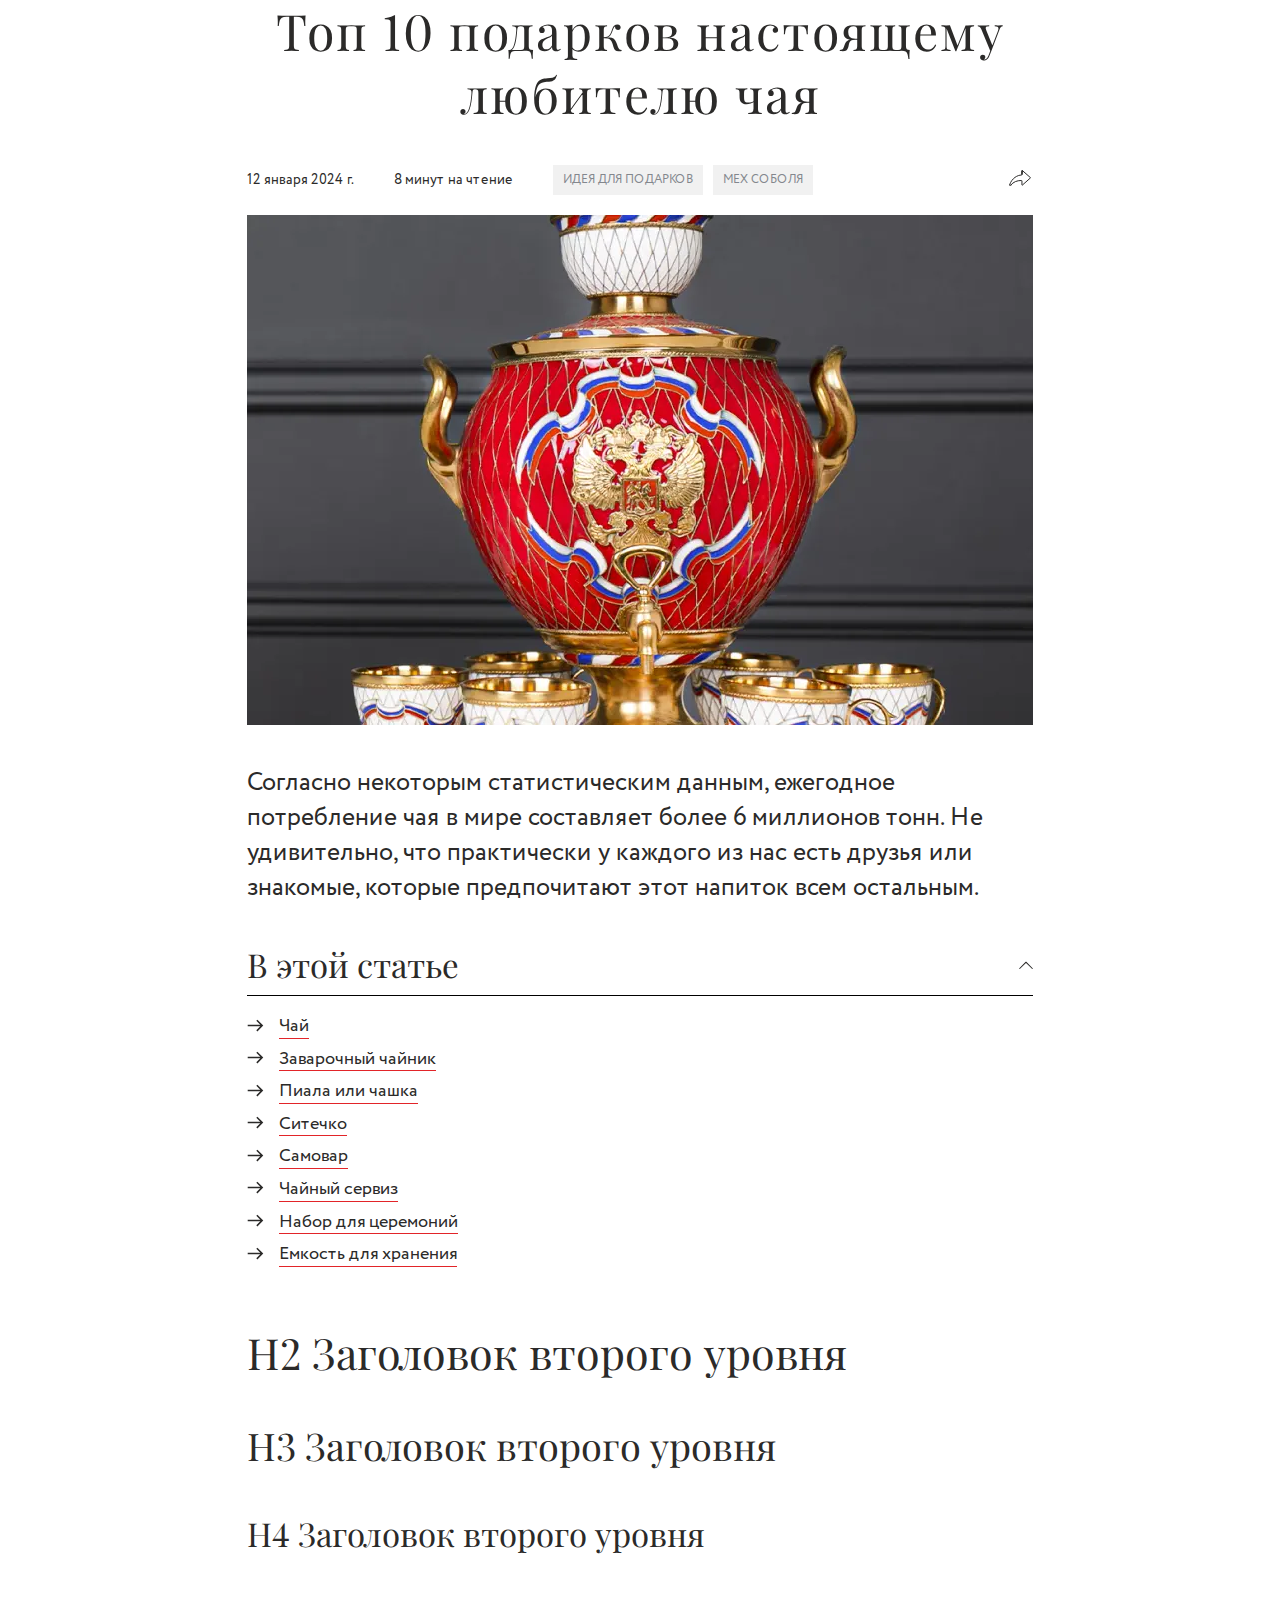
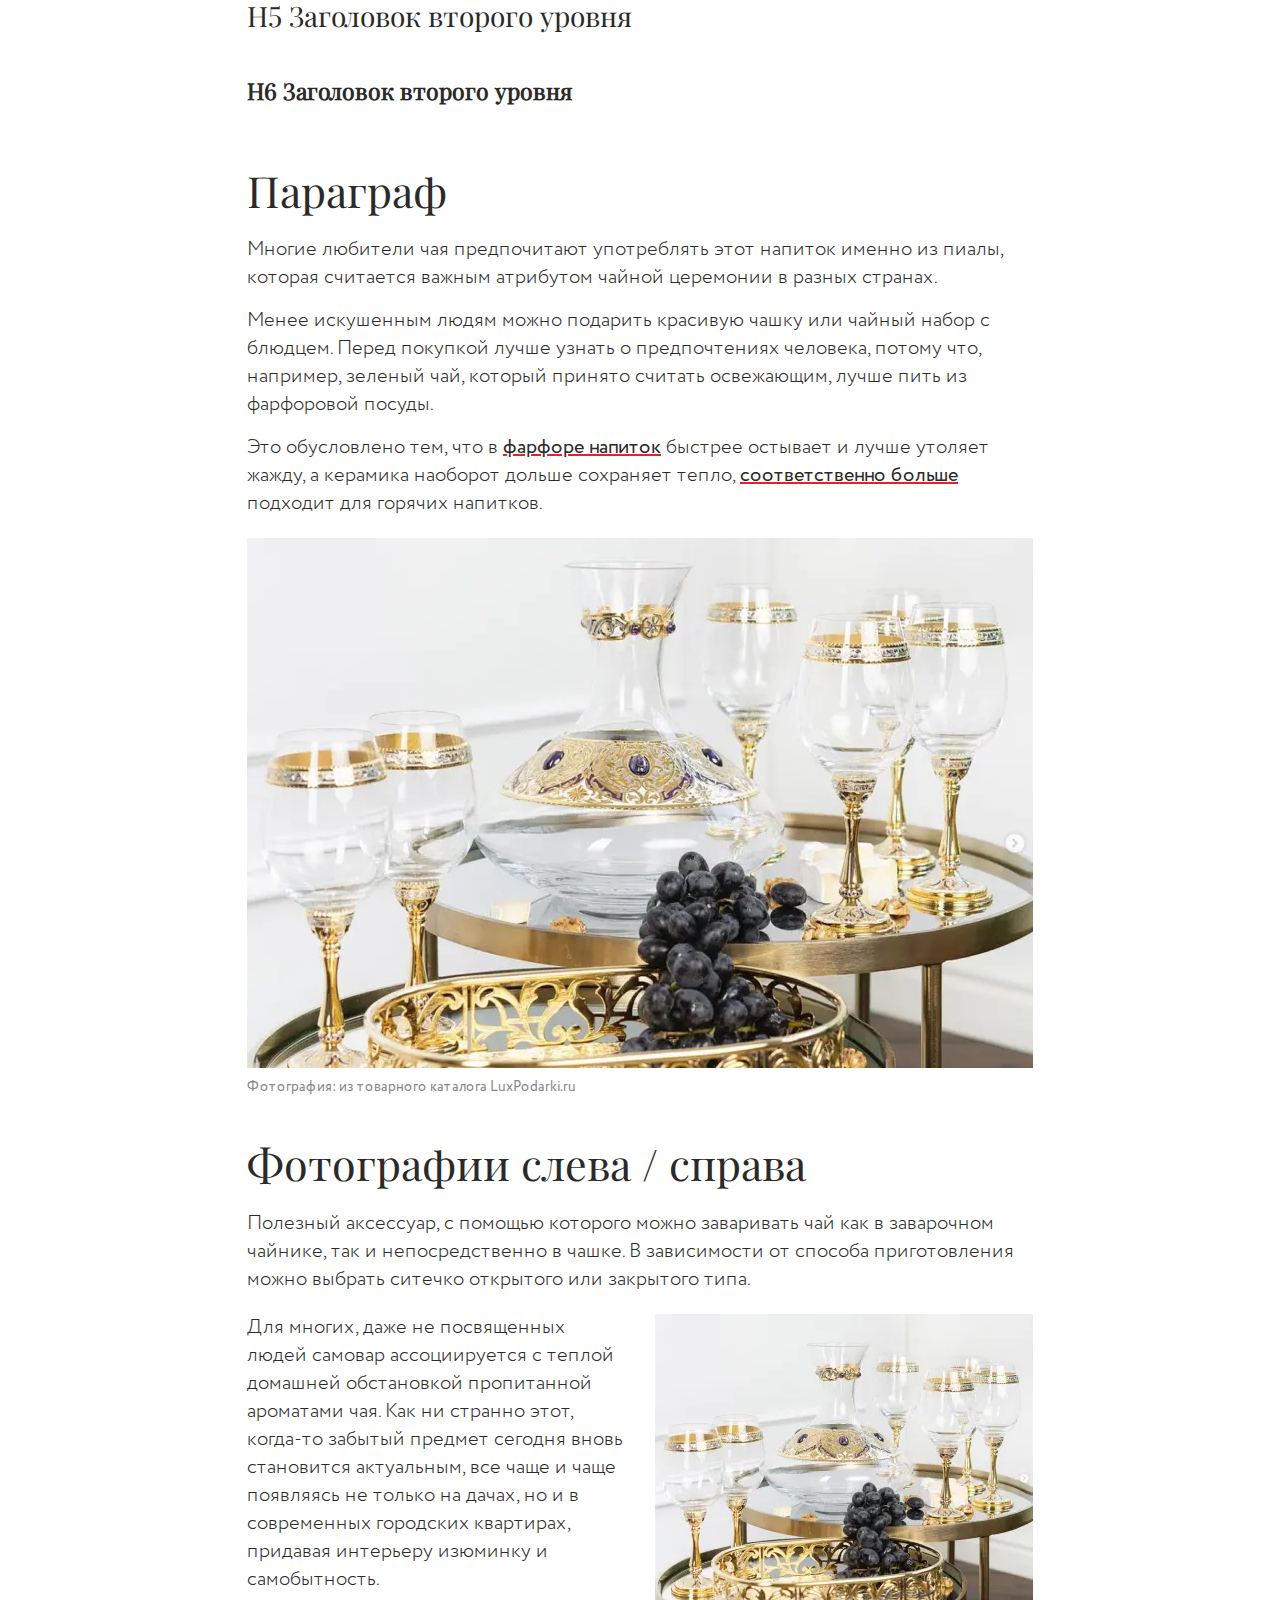
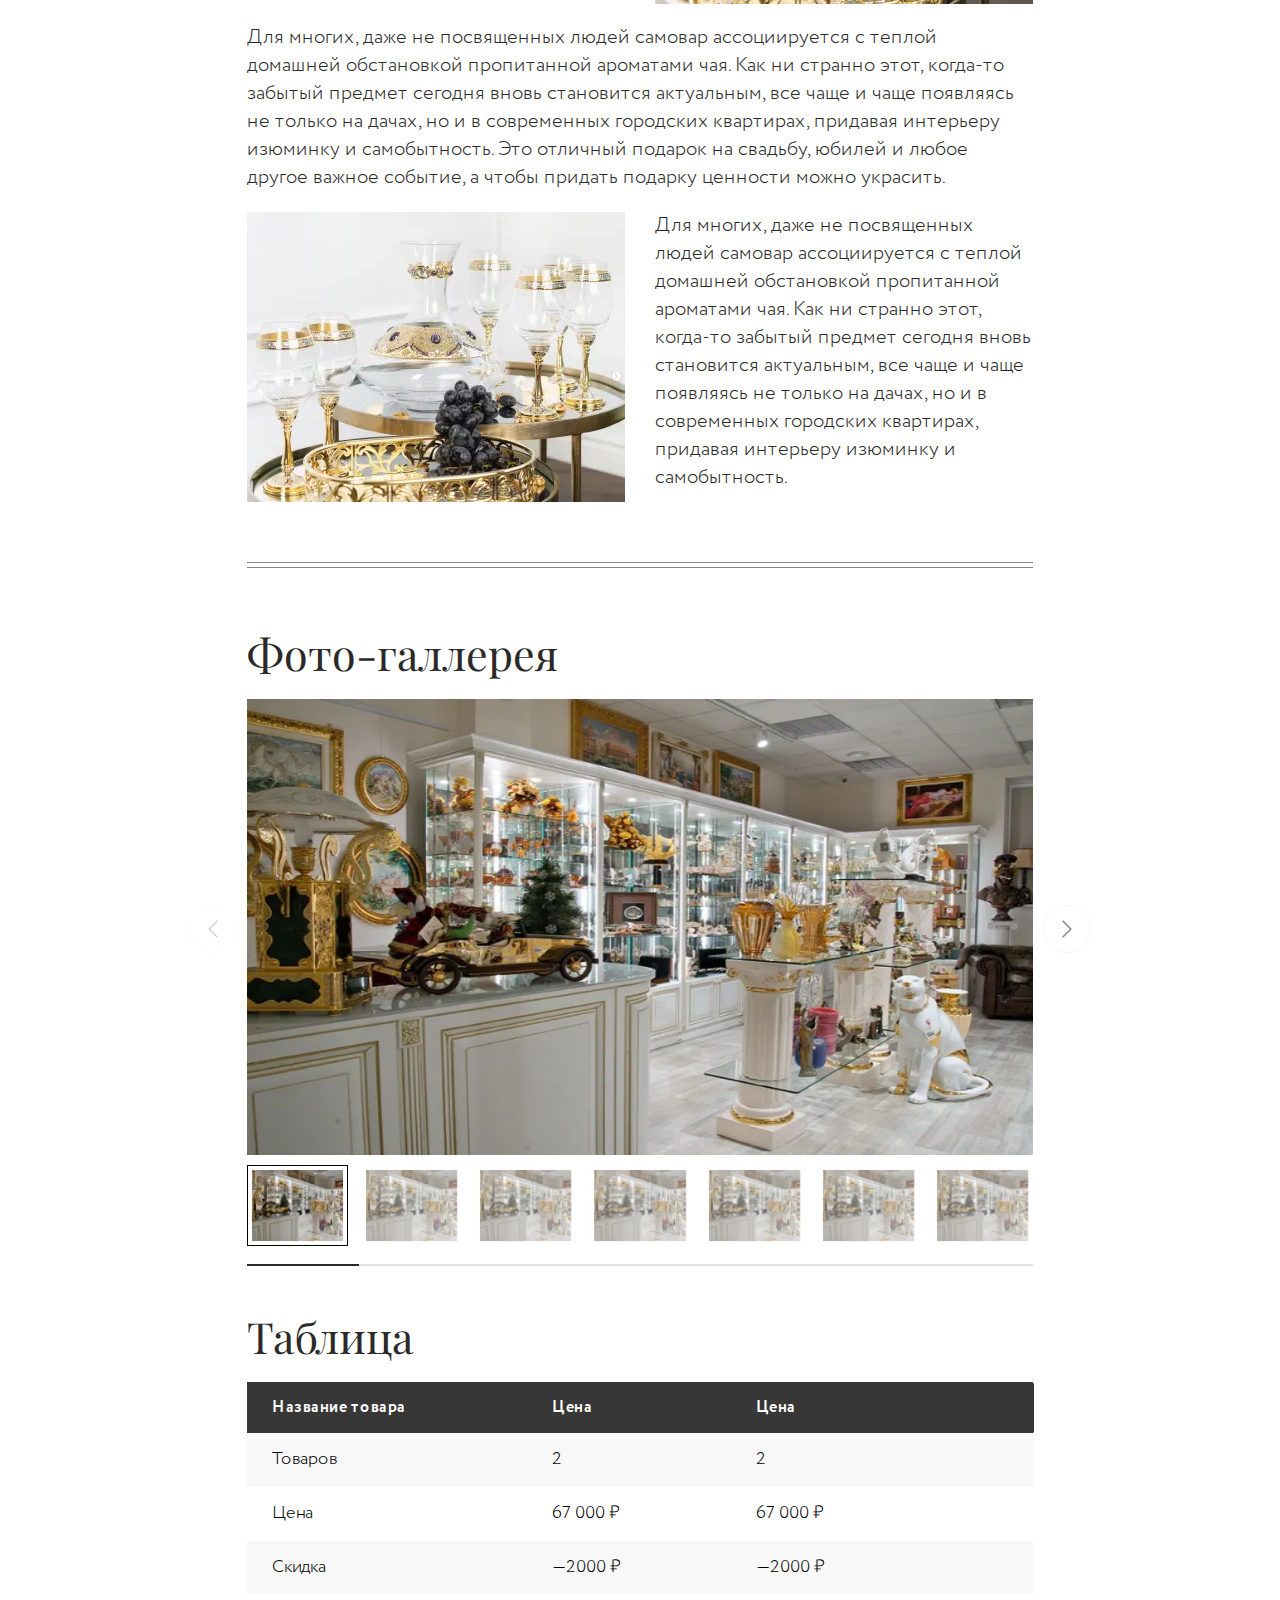
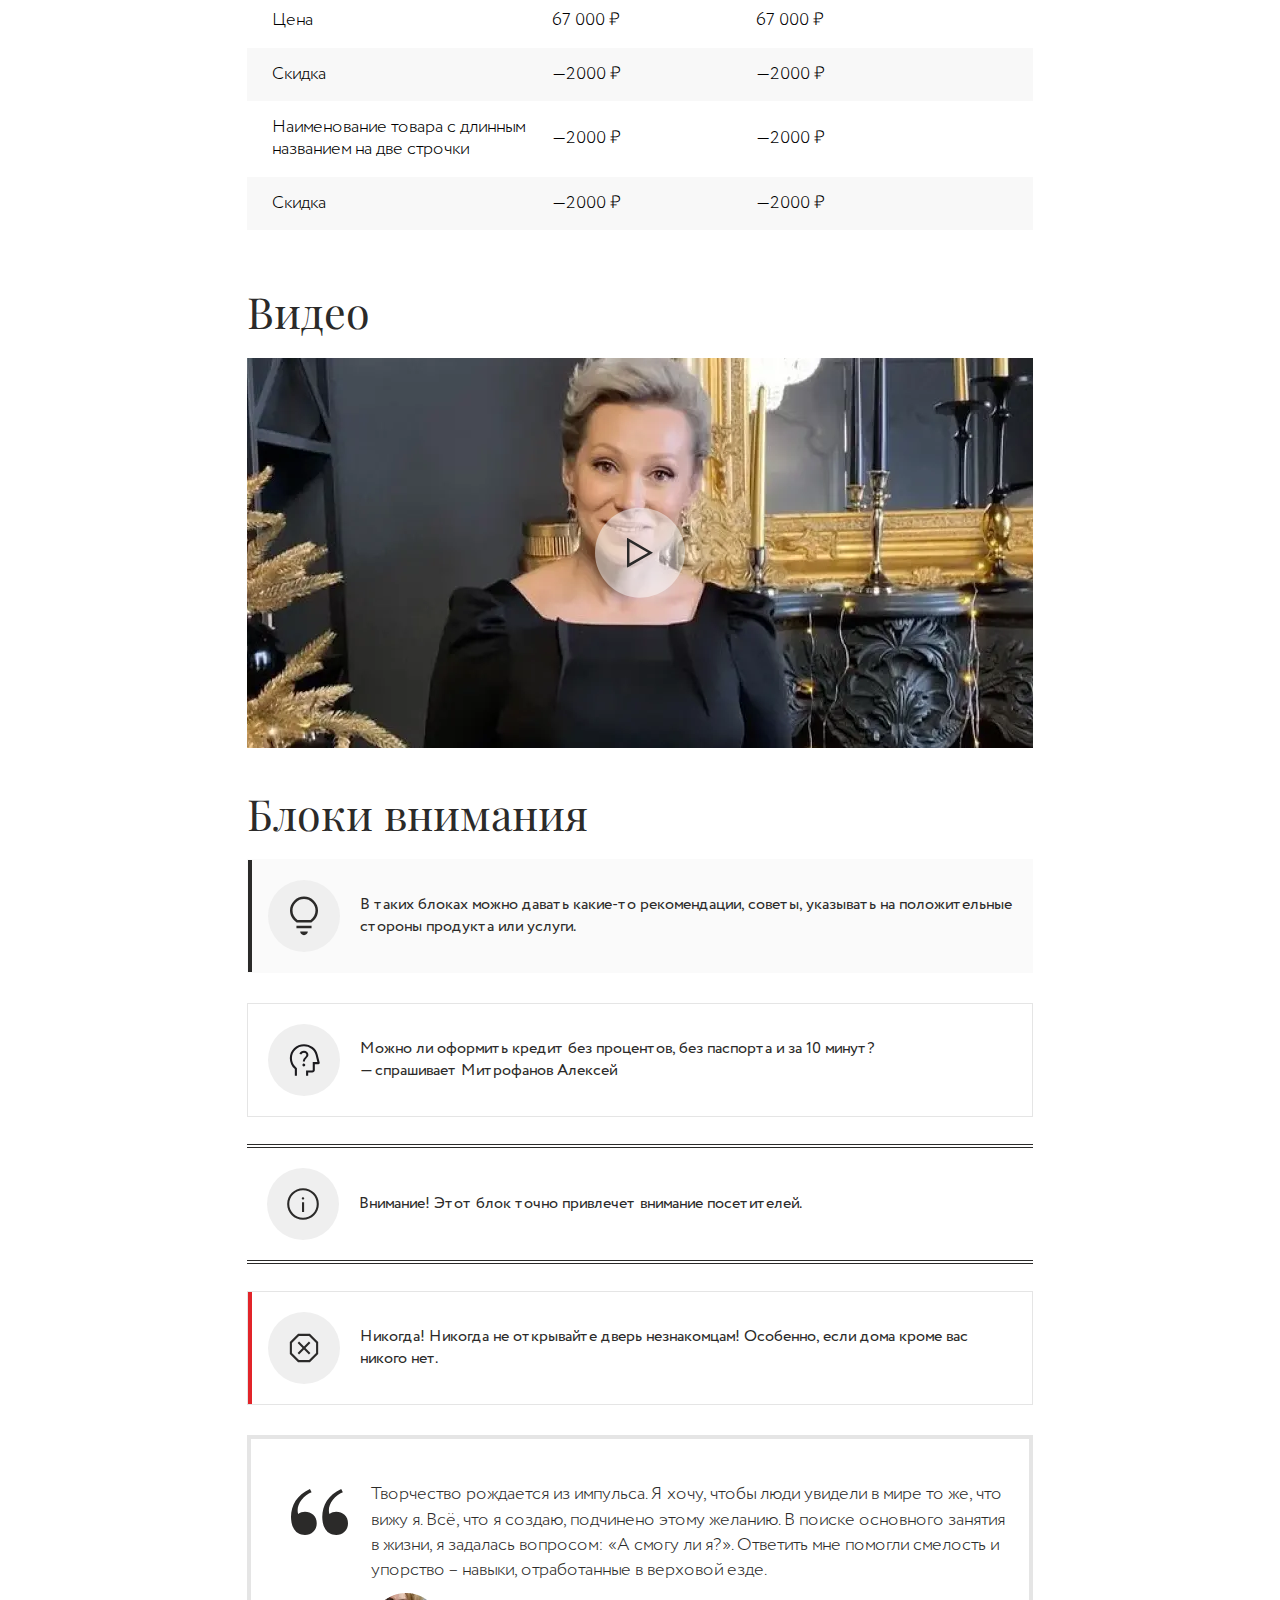
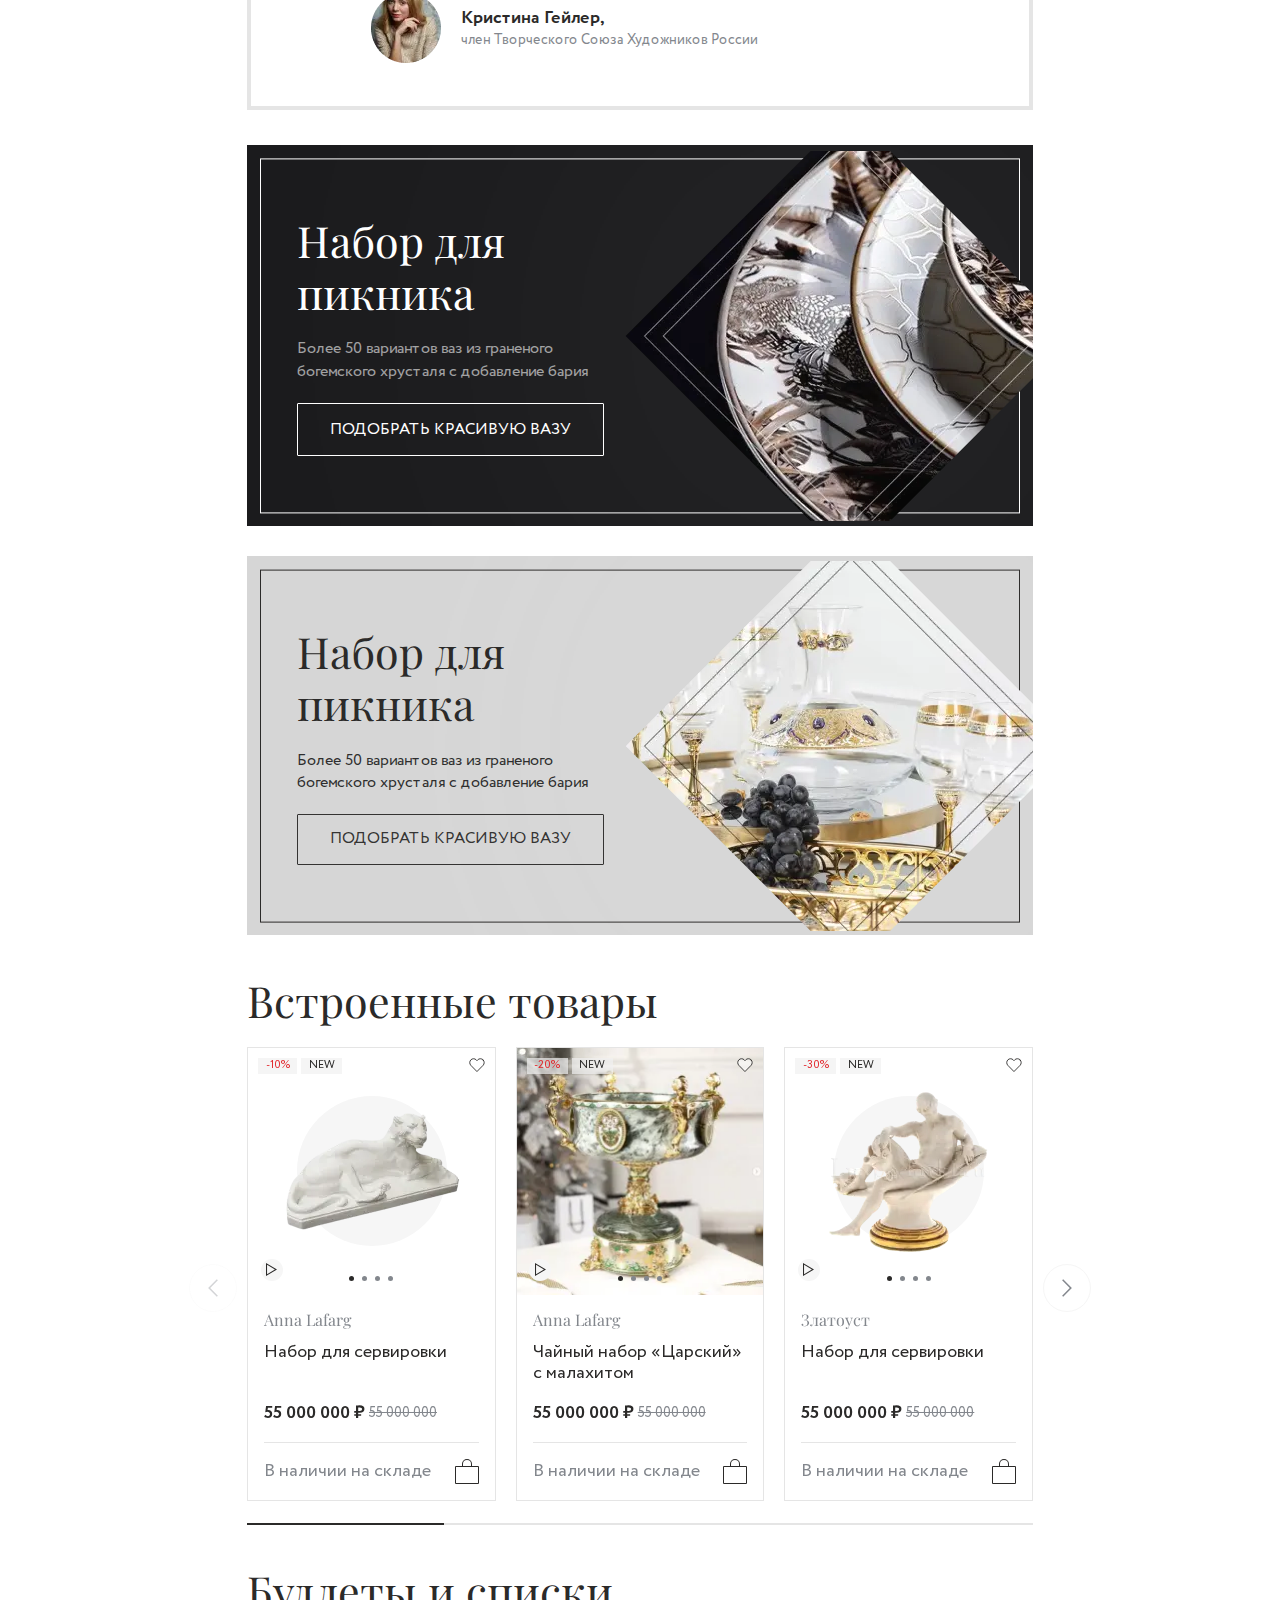
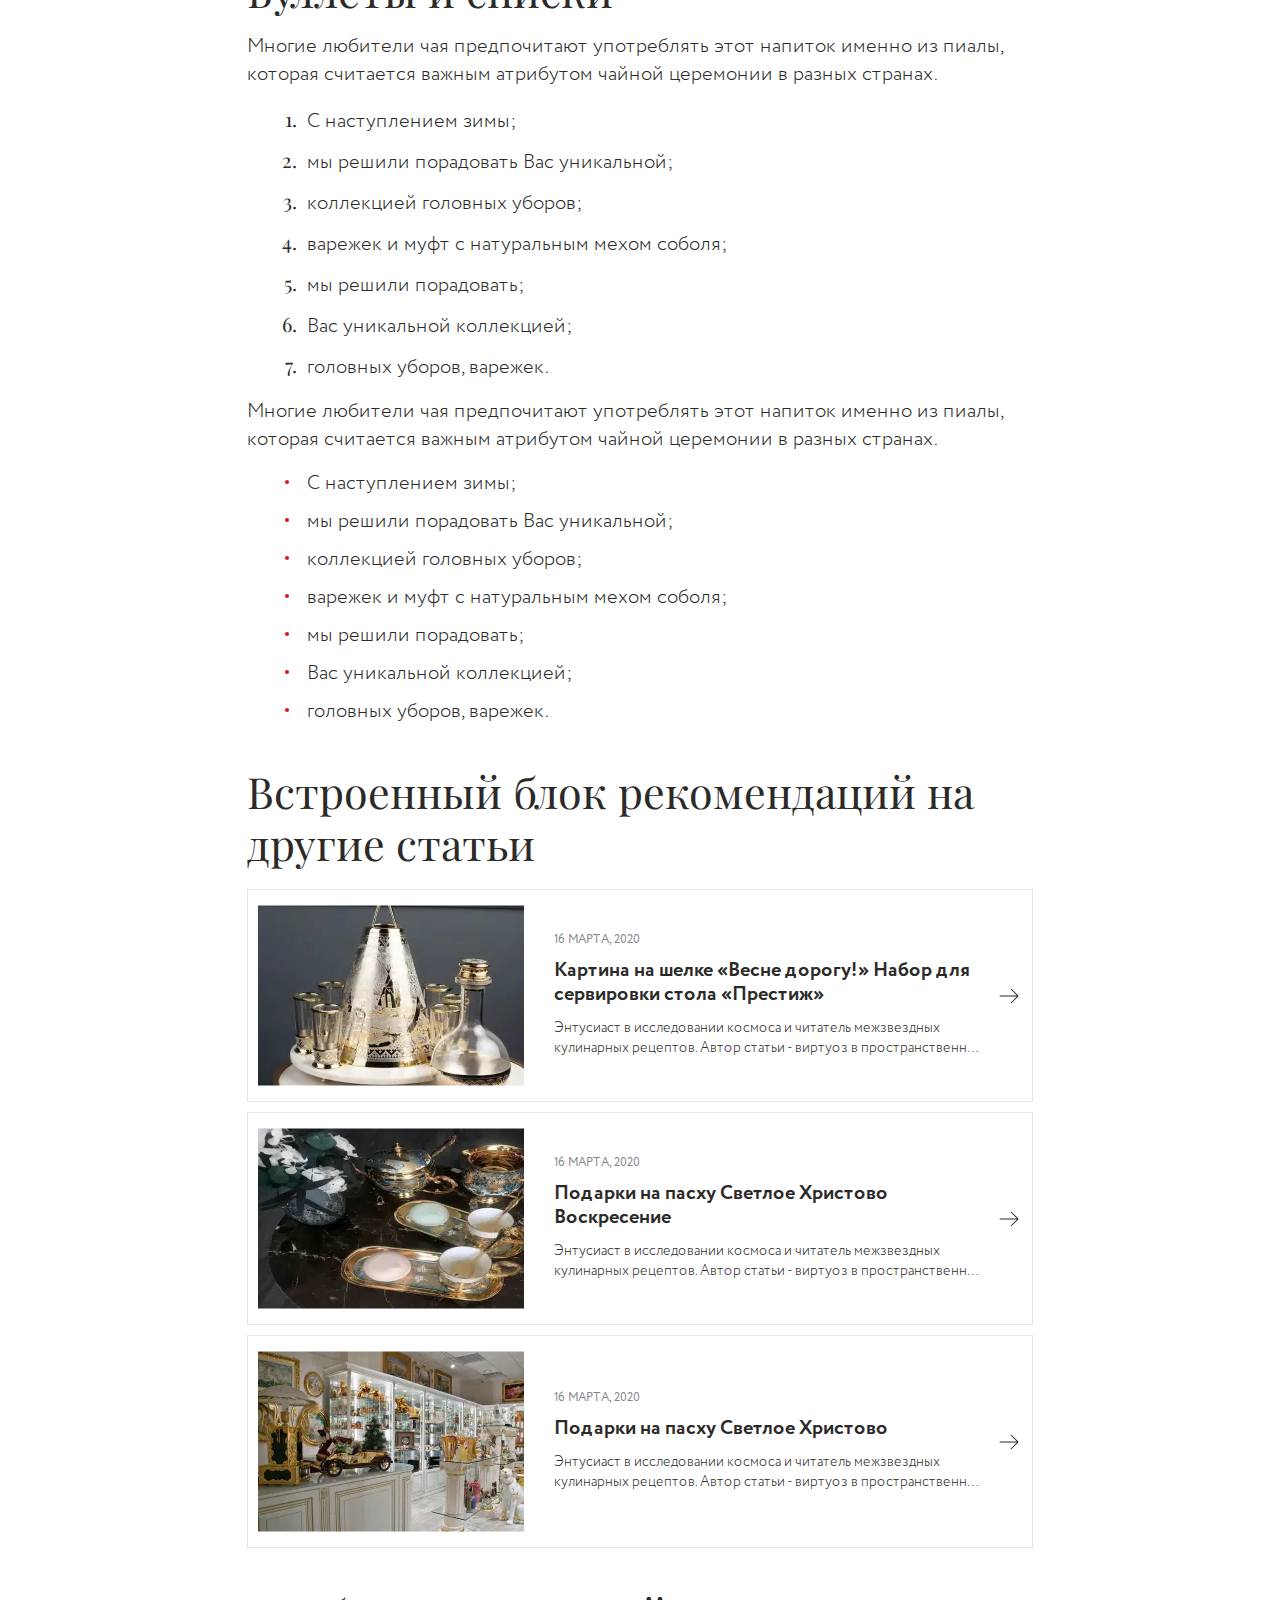
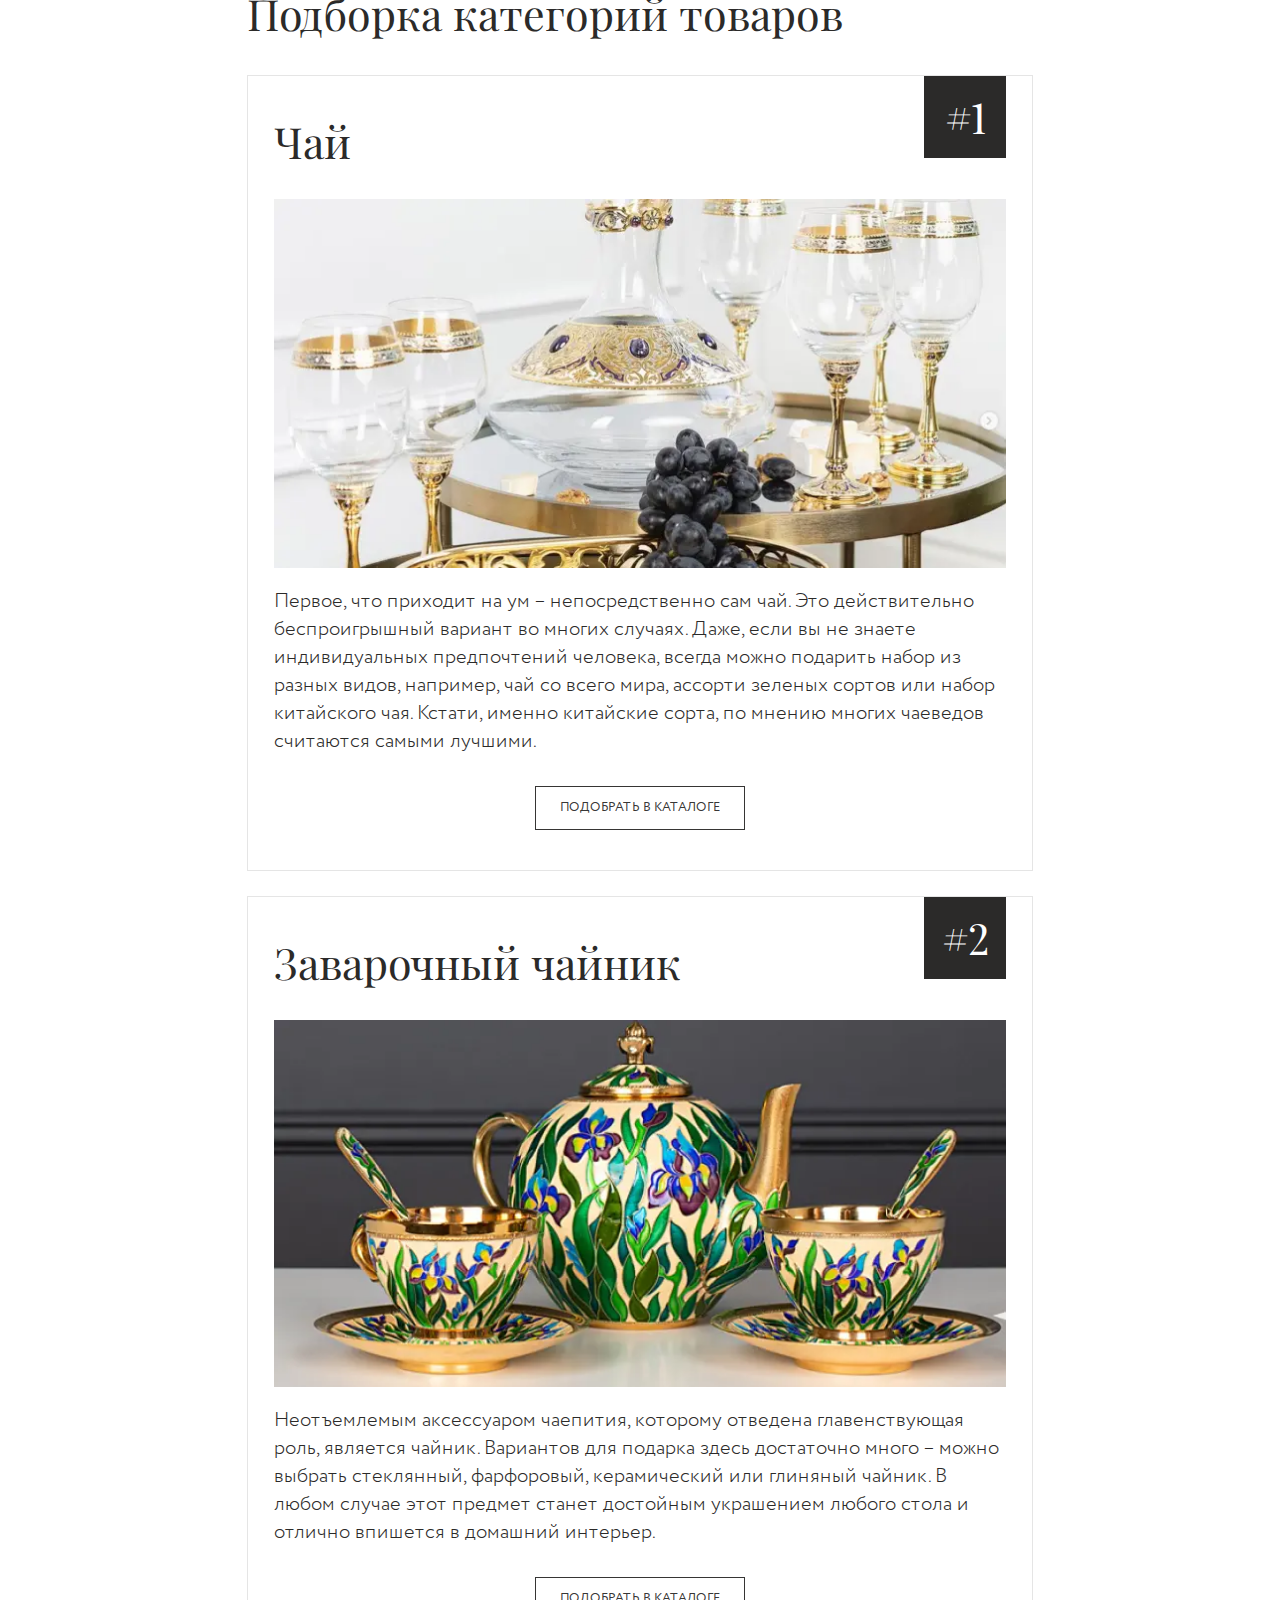
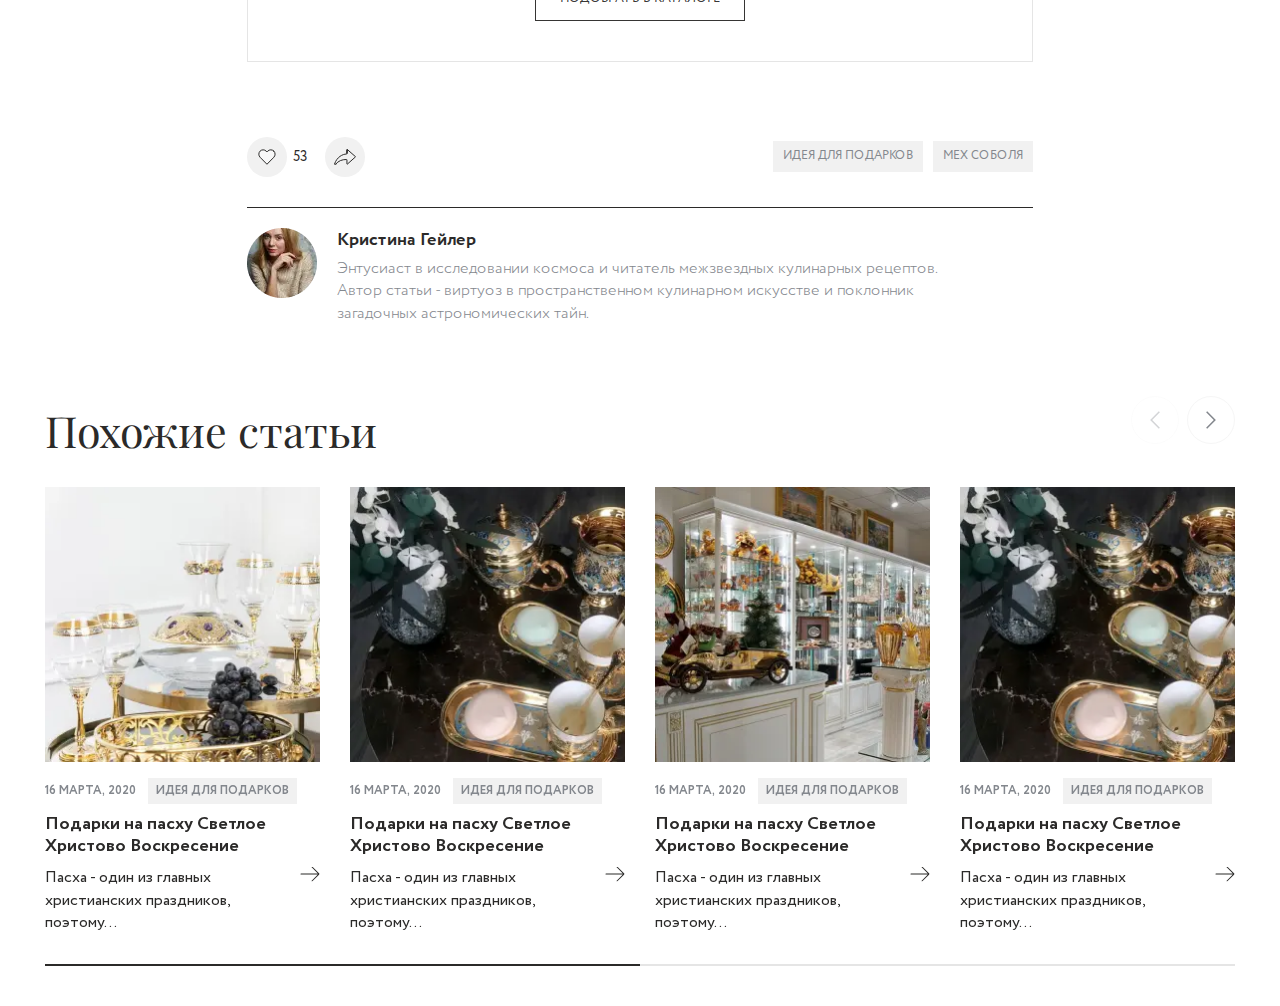
<file: article.html>
<!DOCTYPE html>
<html lang="en">

<head>
	<meta charset="UTF-8">
	<meta name="viewport" content="width=device-width, initial-scale=1.0">
	<meta name="keywords" content="">
	<link rel="stylesheet" href="css/libs.min.css">
	<link rel="stylesheet" href="css/style.min.css">
	<title>Статья</title>
	<script src="https://api-maps.yandex.ru/2.1/?lang=ru_RU&apikey=9133eb49-3a97-4b2d-90be-6b80a97a5036" type="text/javascript"></script>
</head>


<body>

	<main class="main">
        <section class="article-main">
            <div class="container2">
                <div class="article-main__inner">
                    <h1 class="article-main__title h1">Топ 10 подарков настоящему любителю чая</h1>
                    <div class="article-main__info">
                        <div class="article-main__date">12 января 2024 г.</div>
                        <div class="article-main__time">8 минут на чтение</div>
                        <div class="article-main__themes">
                            <span>Идея для подарков</span>
                            <span>мех соболя</span>
                        </div>
                        <button class="article-main__send">
                            <img src="img/send.svg" alt="">
                        </button>
                    </div>
                    <div class="article-main__img">
                        <img src="img/article-main__img.webp" alt="">
                    </div>
                    <div class="article-main__text">
                        <p>Согласно некоторым статистическим данным, ежегодное потребление чая в мире составляет более 6 миллионов тонн. Не удивительно, что практически у каждого из нас есть друзья или знакомые, которые предпочитают этот напиток всем остальным.</p>
                    </div>
                    <div class="article-main__item item item--active">
                        <div class="article-main__item-show item-show">
                            <h4 class="article-main__item-title">В этой статье</h4>
                            <div class="article-main__item-btn">
                                <img src="img/arrow2.svg" alt="">
                            </div>
                        </div>
                        <div class="article-main__item-hidden item-hidden">
                            <ul class="article-main__item-list">
                                <li>
                                    <a href="#article-categories">
                                        <i>
                                            <svg width="17" height="13" viewBox="0 0 17 13" fill="none" xmlns="http://www.w3.org/2000/svg">
                                                <path d="M10.3954 12.3827L9.30255 11.2579L13.2633 7.29723H0.703125V5.74172H13.2633L9.30255 1.78102L10.3954 0.65625L16.2586 6.51948L10.3954 12.3827Z" fill="#1C1B1F"/>
                                            </svg>
                                        </i>
                                        <span>Чай</span>
                                    </a>
                                </li>
                                <li>
                                    <a href="#article-categories__card">
                                        <i>
                                            <svg width="17" height="13" viewBox="0 0 17 13" fill="none" xmlns="http://www.w3.org/2000/svg">
                                                <path d="M10.3954 12.3827L9.30255 11.2579L13.2633 7.29723H0.703125V5.74172H13.2633L9.30255 1.78102L10.3954 0.65625L16.2586 6.51948L10.3954 12.3827Z" fill="#1C1B1F"/>
                                            </svg>
                                        </i>
                                        <span>Заварочный чайник</span>
                                    </a>
                                </li>
                                <li>
                                    <a href="">
                                        <i>
                                            <svg width="17" height="13" viewBox="0 0 17 13" fill="none" xmlns="http://www.w3.org/2000/svg">
                                                <path d="M10.3954 12.3827L9.30255 11.2579L13.2633 7.29723H0.703125V5.74172H13.2633L9.30255 1.78102L10.3954 0.65625L16.2586 6.51948L10.3954 12.3827Z" fill="#1C1B1F"/>
                                            </svg>
                                        </i>
                                        <span>Пиала или чашка</span>
                                    </a>
                                </li>
                                <li>
                                    <a href="">
                                        <i>
                                            <svg width="17" height="13" viewBox="0 0 17 13" fill="none" xmlns="http://www.w3.org/2000/svg">
                                                <path d="M10.3954 12.3827L9.30255 11.2579L13.2633 7.29723H0.703125V5.74172H13.2633L9.30255 1.78102L10.3954 0.65625L16.2586 6.51948L10.3954 12.3827Z" fill="#1C1B1F"/>
                                            </svg>
                                        </i>
                                        <span>Ситечко</span>
                                    </a>
                                </li>
                                <li>
                                    <a href="">
                                        <i>
                                            <svg width="17" height="13" viewBox="0 0 17 13" fill="none" xmlns="http://www.w3.org/2000/svg">
                                                <path d="M10.3954 12.3827L9.30255 11.2579L13.2633 7.29723H0.703125V5.74172H13.2633L9.30255 1.78102L10.3954 0.65625L16.2586 6.51948L10.3954 12.3827Z" fill="#1C1B1F"/>
                                            </svg>
                                        </i>
                                        <span>Самовар</span>
                                    </a>
                                </li>
                                <li>
                                    <a href="">
                                        <i>
                                            <svg width="17" height="13" viewBox="0 0 17 13" fill="none" xmlns="http://www.w3.org/2000/svg">
                                                <path d="M10.3954 12.3827L9.30255 11.2579L13.2633 7.29723H0.703125V5.74172H13.2633L9.30255 1.78102L10.3954 0.65625L16.2586 6.51948L10.3954 12.3827Z" fill="#1C1B1F"/>
                                            </svg>
                                        </i>
                                        <span>Чайный сервиз</span>
                                    </a>
                                </li>
                                <li>
                                    <a href="">
                                        <i>
                                            <svg width="17" height="13" viewBox="0 0 17 13" fill="none" xmlns="http://www.w3.org/2000/svg">
                                                <path d="M10.3954 12.3827L9.30255 11.2579L13.2633 7.29723H0.703125V5.74172H13.2633L9.30255 1.78102L10.3954 0.65625L16.2586 6.51948L10.3954 12.3827Z" fill="#1C1B1F"/>
                                            </svg>
                                        </i>
                                        <span>Набор для церемоний</span>
                                    </a>
                                </li>
                                <li>
                                    <a href="">
                                        <i>
                                            <svg width="17" height="13" viewBox="0 0 17 13" fill="none" xmlns="http://www.w3.org/2000/svg">
                                                <path d="M10.3954 12.3827L9.30255 11.2579L13.2633 7.29723H0.703125V5.74172H13.2633L9.30255 1.78102L10.3954 0.65625L16.2586 6.51948L10.3954 12.3827Z" fill="#1C1B1F"/>
                                            </svg>
                                        </i>
                                        <span>Емкость для хранения</span>
                                    </a>
                                </li>
                            </ul>
                        </div>
                    </div>
                </div>
            </div>
        </section>
        <section class="headlines">
            <div class="container2">
                <div class="headlines__inner">
                    <h2 class="text43">H2 Заголовок второго уровня</h2>
                    <h3>H3 Заголовок второго уровня</h3>
                    <h4>H4 Заголовок второго уровня</h4>
                    <h5>H5 Заголовок второго уровня</h5>
                    <h6>H6 Заголовок второго уровня</h6>
                </div>
            </div>
        </section>
        <section class="article-paragraph">
            <div class="container2">
                <div class="article-paragraph__inner">
                    <h2 class="article-paragraph__title text43">Параграф</h2>
                    <div class="article-paragraph__text">
                        <p class="text20">Многие любители чая предпочитают употреблять этот напиток именно из пиалы, которая считается важным атрибутом чайной церемонии в разных странах.</p>
                        <p class="text20">Менее искушенным людям можно подарить красивую чашку или чайный набор с блюдцем. Перед покупкой лучше узнать о предпочтениях человека, потому что, например, зеленый чай, который принято считать освежающим, лучше пить из фарфоровой посуды.</p>
                        <p class="text20">Это обусловлено тем, что в <a href="">фарфоре напиток</a> быстрее остывает и лучше утоляет жажду, а керамика наоборот дольше сохраняет тепло, <a href="">соответственно больше</a> подходит для горячих напитков.</p>
                    </div>
                    <div class="article-paragraph__img">
                        <img src="img/article-paragraph__img.webp" alt="">
                        <span>Фотография: из товарного каталога LuxPodarki.ru</span>
                    </div>
                </div>
            </div>
        </section>
        <section class="article-info">
            <div class="container2">
                <div class="article-info__inner">
                    <h2 class="article-info__title text43">Фотографии слева / справа</h2>
                    <div class="article-info__text">
                        <p class="text20">Полезный аксессуар, с помощью которого можно заваривать чай как в заварочном чайнике, так и непосредственно в чашке. В зависимости от способа приготовления можно выбрать ситечко открытого или закрытого типа.</p>
                    </div>
                    <div class="article-info__flex">
                        <div class="article-info__text">
                            <p class="text20">Для многих, даже не посвященных людей самовар ассоциируется с теплой домашней обстановкой пропитанной ароматами чая. Как ни странно этот, когда-то забытый предмет сегодня вновь становится актуальным, все чаще и чаще появляясь не только на дачах, но и в современных городских квартирах, придавая интерьеру изюминку и самобытность.</p>
                        </div>
                        <div class="article-info__img">
                            <img src="img/article-info__img.webp" alt="">
                        </div>
                    </div>
                    <div class="article-info__text">
                        <p class="text20">Для многих, даже не посвященных людей самовар ассоциируется с теплой домашней обстановкой пропитанной ароматами чая. Как ни странно этот, когда-то забытый предмет сегодня вновь становится актуальным, все чаще и чаще появляясь не только на дачах, но и в современных городских квартирах, придавая интерьеру изюминку и самобытность. Это отличный подарок на свадьбу, юбилей и любое другое важное событие, а чтобы придать подарку ценности можно украсить.</p>
                    </div>
                    <div class="article-info__flex order">
                        <div class="article-info__text">
                            <p class="text20">Для многих, даже не посвященных людей самовар ассоциируется с теплой домашней обстановкой пропитанной ароматами чая. Как ни странно этот, когда-то забытый предмет сегодня вновь становится актуальным, все чаще и чаще появляясь не только на дачах, но и в современных городских квартирах, придавая интерьеру изюминку и самобытность.</p>
                        </div>
                        <div class="article-info__img">
                            <img src="img/article-info__img.webp" alt="">
                        </div>
                    </div>
                </div>
            </div>
        </section>
        <section class="article-gallery">
            <div class="container2">
                <div class="article-gallery__inner">
                    <h2 class="article-gallery__title text43">Фото-галлерея</h2>
                    <div class="article-gallery__slider">
                        <div class="article-gallery__slider-big">
                            <div class="swiper mySwiper2">
                                <div class="swiper-wrapper">
                                    <a href="img/article-gallery__img.webp" class="swiper-slide" data-fancybox="gallery">
                                        <img src="img/article-gallery__img.webp" alt="">
                                    </a>
                                    <a href="img/article-gallery__img.webp" class="swiper-slide" data-fancybox="gallery">
                                        <img src="img/article-gallery__img.webp" alt="">
                                    </a>
                                    <a href="img/article-gallery__img.webp" class="swiper-slide" data-fancybox="gallery">
                                        <img src="img/article-gallery__img.webp" alt="">
                                    </a>
                                    <a href="img/article-gallery__img.webp" class="swiper-slide" data-fancybox="gallery">
                                        <img src="img/article-gallery__img.webp" alt="">
                                    </a>
                                    <a href="img/article-gallery__img.webp" class="swiper-slide" data-fancybox="gallery">
                                        <img src="img/article-gallery__img.webp" alt="">
                                    </a>
                                    <a href="img/article-gallery__img.webp" class="swiper-slide" data-fancybox="gallery">
                                        <img src="img/article-gallery__img.webp" alt="">
                                    </a>
                                    <a href="img/article-gallery__img.webp" class="swiper-slide" data-fancybox="gallery">
                                        <img src="img/article-gallery__img.webp" alt="">
                                    </a>
                                </div>
                            </div>
                            <div class="swiper-button-next">
                                <svg width="10" height="18" viewBox="0 0 10 18" fill="none" xmlns="http://www.w3.org/2000/svg">
                                    <path d="M1.18209 17.6987L0.121094 16.6387L7.75812 9.00171L0.121094 1.36469L1.18209 0.304688L9.87912 9.00171L1.18209 17.6987Z" fill="#83878D"/>
                                </svg>
                            </div>
                            <div class="swiper-button-prev">
                                <svg width="10" height="18" viewBox="0 0 10 18" fill="none" xmlns="http://www.w3.org/2000/svg">
                                    <path d="M8.81791 17.6987L9.87891 16.6387L2.24188 9.00171L9.87891 1.36469L8.81791 0.304688L0.120876 9.00171L8.81791 17.6987Z" fill="#83878D"/>
                                </svg>
                            </div>
                        </div>
                        <div thumbsSlider="" class="swiper mySwiper">
                            <div class="swiper-wrapper">
                                <div class="swiper-slide">
                                    <img src="img/article-gallery__img5.webp" alt="">
                                </div>
                                <div class="swiper-slide">
                                    <img src="img/article-gallery__img5.webp" alt="">
                                </div>
                                <div class="swiper-slide">
                                    <img src="img/article-gallery__img5.webp" alt="">
                                </div>
                                <div class="swiper-slide">
                                    <img src="img/article-gallery__img5.webp" alt="">
                                </div>
                                <div class="swiper-slide">
                                    <img src="img/article-gallery__img5.webp" alt="">
                                </div>
                                <div class="swiper-slide">
                                    <img src="img/article-gallery__img5.webp" alt="">
                                </div>
                                <div class="swiper-slide">
                                    <img src="img/article-gallery__img5.webp" alt="">
                                </div>
                            </div>
                        </div>
                        <div class="swiper-pagination"></div>
                    </div>
                </div>
            </div>
        </section>
        <section class="article-table">
            <div class="container2">
                <div class="article-table__inner">
                    <h2 class="article-table__title text43">Таблица</h2>
                    <div class="article-table__table">
                        <table>
                            <thead>
                                <tr>
                                    <th>Название товара</th>
                                    <th>Цена</th>
                                    <th>Цена</th>
                                </tr>
                            </thead>
                            <tbody>
                                <tr>
                                    <td>Товаров</td>
                                    <td>2</td>
                                    <td>2</td>
                                </tr>
                                <tr>
                                    <td>Цена</td>
                                    <td>67 000 ₽</td>
                                    <td>67 000 ₽</td>
                                </tr>
                                <tr>
                                    <td>Скидка</td>
                                    <td>—2000 ₽</td>
                                    <td>—2000 ₽</td>
                                </tr>
                                <tr>
                                    <td>Цена</td>
                                    <td>67 000 ₽</td>
                                    <td>67 000 ₽</td>
                                </tr>
                                <tr>
                                    <td>Скидка</td>
                                    <td>—2000 ₽</td>
                                    <td>—2000 ₽</td>
                                </tr>
                                <tr>
                                    <td>Наименование товара с длинным названием на две строчки</td>
                                    <td>—2000 ₽</td>
                                    <td>—2000 ₽</td>
                                </tr>
                                <tr>
                                    <td>Скидка</td>
                                    <td>—2000 ₽</td>
                                    <td>—2000 ₽</td>
                                </tr>
                            </tbody>
                        </table>
                    </div>
                </div>
            </div>
        </section>
        <section class="article-video">
            <div class="container2">
                <div class="article-video__inner">
                    <h2 class="article-video__title text43">Видео</h2>
                    <a href="https://www.youtube.com/watch?v=c9DIoSNoQNs" class="article-video__video" data-fancybox="video">
                        <img src="img/article-video__img.webp" alt="">
                        <span class="play">
                            <img src="img/play.svg" alt="">
                        </span>
                    </a>
                </div>
            </div>
        </section>
        <section class="article-info2">
            <div class="container2">
                <div class="article-info2__inner">
                    <h2 class="article-info2__title text43">Блоки внимания</h2>
                    <div class="article-info2__items">
                        <div class="article-info2__item gray-bg">
                            <div class="article-info2__item-icon">
                                <img src="img/article-info2__icon.svg" alt="">
                            </div>
                            <div class="article-info2__item-text">
                                <p>В таких блоках можно давать какие-то рекомендации, советы, указывать на положительные стороны продукта или услуги.</p>
                            </div>
                            <span class="line"></span>
                        </div>
                        <div class="article-info2__item">
                            <div class="article-info2__item-icon">
                                <img src="img/article-info2__icon2.svg" alt="">
                            </div>
                            <div class="article-info2__item-text">
                                <p>Можно ли оформить кредит без процентов, без паспорта и за 10 минут? <br>
                                    — спрашивает Митрофанов Алексей</p>
                            </div>
                        </div>
                        <div class="article-info2__item attention">
                            <div class="article-info2__item-icon">
                                <img src="img/article-info2__icon3.svg" alt="">
                            </div>
                            <div class="article-info2__item-text">
                                <p>Внимание! Этот блок точно привлечет внимание посетителей.</p>
                            </div>
                        </div>
                        <div class="article-info2__item">
                            <div class="article-info2__item-icon">
                                <img src="img/article-info2__icon4.svg" alt="">
                            </div>
                            <div class="article-info2__item-text">
                                <p>Никогда! Никогда не открывайте дверь незнакомцам! Особенно, если дома кроме вас никого нет.</p>
                            </div>
                            <span class="line red-line"></span>
                        </div>
                    </div>
                    <div class="quote">
                        <div class="quote-icon">
                            <img src="img/quote-icon.svg" alt="">
                        </div>
                        <div class="quote__text">
                            <p>Творчество рождается из импульса. Я хочу, чтобы люди увидели в мире то же, что вижу я. Всё, что я создаю, подчинено этому желанию. В поиске основного занятия в жизни, я задалась вопросом: «А смогу ли я?». Ответить мне помогли смелость и упорство – навыки, отработанные в верховой езде.</p>
                        </div>
                        <div class="quote__user">
                            <div class="quote__user-img">
                                <img src="img/quote__user-img.webp" alt="">
                            </div>
                            <div class="quote__user-text">
                                <strong>Кристина Гейлер,</strong>
                                <span>член Творческого Союза Художников России</span>
                            </div>
                        </div>
                    </div>
                </div>
            </div>
        </section>
        <section class="banner">
            <div class="container2">
                <div class="banner__inner">
                    <div class="banner__desc">
                        <h2 class="banner__title text43">Набор для пикника</h2>
                        <div class="banner__text">
                            <p>Более 50 вариантов ваз из граненого богемского хрусталя с добавление бария</p>
                        </div>
                        <button class="banner__btn banner__btn2 btn">
                            <span>Подобрать красивую вазу</span>
                        </button>
                    </div>
                    <div class="banner__img">
                        <img src="img/banner-img.webp" alt="">
                        <img src="img/banner-img-1.webp" alt="">
                    </div>
                </div>
            </div>
        </section>
        <section class="banner banner2">
            <div class="container2">
                <div class="banner__inner">
                    <div class="banner__desc">
                        <h2 class="banner__title text43">Набор для пикника</h2>
                        <div class="banner__text">
                            <p>Более 50 вариантов ваз из граненого богемского хрусталя с добавление бария</p>
                        </div>
                        <button class="banner__btn btn btn-black__outline">
                            <span>Подобрать красивую вазу</span>
                        </button>
                    </div>
                    <div class="banner__img">
                        <img src="img/banner-img2.webp" alt="">
                        <img src="img/banner-img2-1.webp" alt="">
                    </div>
                </div>
            </div>
        </section>
        <section class="products">
            <div class="container2">
                <div class="products__inner">
                    <h2 class="products__title text43">Встроенные товары</h2>
                    <div class="products__slider">
                        <div class="swiper swiper-main mySwiper">
                            <div class="swiper-wrapper">
                                <div class="swiper-slide product-card">
                                    <div class="product-card__top">
                                        <div class="product-card__info">
                                            <div class="product-card__discount">-10%</div>
                                            <div class="product-card__new">NEW</div>
                                            <div class="product-card__favorite favorite">
                                                <svg width="18" height="16" viewBox="0 0 18 16" fill="none" xmlns="http://www.w3.org/2000/svg">
                                                    <path d="M15.8248 2.10426C15.428 1.69969 14.9569 1.37875 14.4384 1.15979C13.9199 0.940826 13.3641 0.828125 12.8028 0.828125C12.2415 0.828125 11.6857 0.940826 11.1672 1.15979C10.6487 1.37875 10.1775 1.69969 9.78074 2.10426L8.95725 2.9435L8.13376 2.10426C7.33226 1.28744 6.2452 0.828548 5.11171 0.828548C3.97822 0.828548 2.89116 1.28744 2.08966 2.10426C1.28817 2.92109 0.837891 4.02895 0.837891 5.18412C0.837891 6.33928 1.28817 7.44714 2.08966 8.26397L2.91315 9.10321L8.95725 15.2629L15.0013 9.10321L15.8248 8.26397C16.2218 7.85958 16.5367 7.37945 16.7516 6.851C16.9664 6.32255 17.077 5.75613 17.077 5.18412C17.077 4.6121 16.9664 4.04568 16.7516 3.51723C16.5367 2.98878 16.2218 2.50865 15.8248 2.10426V2.10426Z" fill="white" fill-opacity="0.5" stroke="#2B2A29" stroke-linecap="round" stroke-linejoin="round"/>
                                                </svg>
                                            </div>
                                        </div>
                                        <div class="product-card__slider">
                                            <div class="swiper mySwiper">
                                                <div class="swiper-wrapper">
                                                    <div class="swiper-slide">
                                                        <img src="img/product-card__img.webp" alt="">
                                                    </div>
                                                    <div class="swiper-slide">
                                                        <img src="img/product-card__img.webp" alt="">
                                                    </div>
                                                    <div class="swiper-slide">
                                                        <img src="img/product-card__img.webp" alt="">
                                                    </div>
                                                    <div class="swiper-slide">
                                                        <img src="img/product-card__img.webp" alt="">
                                                    </div>
                                                </div>
                                            </div>
                                            <div class="swiper-pagination"></div>
                                        </div>
                                        <a href="https://www.youtube.com/watch?v=c9DIoSNoQNs" class="product-card__video" data-fancybox="video2">
                                            <img src="img/play.svg" alt="">
                                        </a>
                                    </div>
                                    <div class="product-card__desc">
                                        <div class="product-card__title">Anna Lafarg</div>
                                        <div class="product-card__subtitle">Набор для сервировки</div>
                                        <div class="product-card__price">
                                            <span>55 000 000 ₽</span>
                                            <span>55 000 000</span>
                                        </div>
                                        <div class="product-card__info2">
                                            <span>В наличии на складе</span>
                                            <i>
                                                <img src="img/warehouse.svg" alt="">
                                            </i>
                                        </div>
                                    </div>
                                </div>
                                <div class="swiper-slide product-card">
                                    <div class="product-card__top">
                                        <div class="product-card__info">
                                            <div class="product-card__discount">-20%</div>
                                            <div class="product-card__new">NEW</div>
                                            <div class="product-card__favorite favorite">
                                                <svg width="18" height="16" viewBox="0 0 18 16" fill="none" xmlns="http://www.w3.org/2000/svg">
                                                    <path d="M15.8248 2.10426C15.428 1.69969 14.9569 1.37875 14.4384 1.15979C13.9199 0.940826 13.3641 0.828125 12.8028 0.828125C12.2415 0.828125 11.6857 0.940826 11.1672 1.15979C10.6487 1.37875 10.1775 1.69969 9.78074 2.10426L8.95725 2.9435L8.13376 2.10426C7.33226 1.28744 6.2452 0.828548 5.11171 0.828548C3.97822 0.828548 2.89116 1.28744 2.08966 2.10426C1.28817 2.92109 0.837891 4.02895 0.837891 5.18412C0.837891 6.33928 1.28817 7.44714 2.08966 8.26397L2.91315 9.10321L8.95725 15.2629L15.0013 9.10321L15.8248 8.26397C16.2218 7.85958 16.5367 7.37945 16.7516 6.851C16.9664 6.32255 17.077 5.75613 17.077 5.18412C17.077 4.6121 16.9664 4.04568 16.7516 3.51723C16.5367 2.98878 16.2218 2.50865 15.8248 2.10426V2.10426Z" fill="white" fill-opacity="0.5" stroke="#2B2A29" stroke-linecap="round" stroke-linejoin="round"/>
                                                </svg>
                                            </div>
                                        </div>
                                        <div class="product-card__slider">
                                            <div class="swiper mySwiper">
                                                <div class="swiper-wrapper">
                                                    <div class="swiper-slide swiper-slide2">
                                                        <img src="img/product-card__img2.webp" alt="">
                                                    </div>
                                                    <div class="swiper-slide swiper-slide2">
                                                        <img src="img/product-card__img2.webp" alt="">
                                                    </div>
                                                    <div class="swiper-slide swiper-slide2">
                                                        <img src="img/product-card__img2.webp" alt="">
                                                    </div>
                                                    <div class="swiper-slide swiper-slide2">
                                                        <img src="img/product-card__img2.webp" alt="">
                                                    </div>
                                                </div>
                                            </div>
                                            <div class="swiper-pagination"></div>
                                        </div>
                                        <a href="https://www.youtube.com/watch?v=c9DIoSNoQNs" class="product-card__video" data-fancybox="video2">
                                            <img src="img/play.svg" alt="">
                                        </a>
                                    </div>
                                    <div class="product-card__desc">
                                        <div class="product-card__title">Anna Lafarg</div>
                                        <div class="product-card__subtitle">Чайный набор «Царский» с малахитом</div>
                                        <div class="product-card__price">
                                            <span>55 000 000 ₽</span>
                                            <span>55 000 000</span>
                                        </div>
                                        <div class="product-card__info2">
                                            <span>В наличии на складе</span>
                                            <i>
                                                <img src="img/warehouse.svg" alt="">
                                            </i>
                                        </div>
                                    </div>
                                </div>
                                <div class="swiper-slide product-card">
                                    <div class="product-card__top">
                                        <div class="product-card__info">
                                            <div class="product-card__discount">-30%</div>
                                            <div class="product-card__new">NEW</div>
                                            <div class="product-card__favorite favorite">
                                                <svg width="18" height="16" viewBox="0 0 18 16" fill="none" xmlns="http://www.w3.org/2000/svg">
                                                    <path d="M15.8248 2.10426C15.428 1.69969 14.9569 1.37875 14.4384 1.15979C13.9199 0.940826 13.3641 0.828125 12.8028 0.828125C12.2415 0.828125 11.6857 0.940826 11.1672 1.15979C10.6487 1.37875 10.1775 1.69969 9.78074 2.10426L8.95725 2.9435L8.13376 2.10426C7.33226 1.28744 6.2452 0.828548 5.11171 0.828548C3.97822 0.828548 2.89116 1.28744 2.08966 2.10426C1.28817 2.92109 0.837891 4.02895 0.837891 5.18412C0.837891 6.33928 1.28817 7.44714 2.08966 8.26397L2.91315 9.10321L8.95725 15.2629L15.0013 9.10321L15.8248 8.26397C16.2218 7.85958 16.5367 7.37945 16.7516 6.851C16.9664 6.32255 17.077 5.75613 17.077 5.18412C17.077 4.6121 16.9664 4.04568 16.7516 3.51723C16.5367 2.98878 16.2218 2.50865 15.8248 2.10426V2.10426Z" fill="white" fill-opacity="0.5" stroke="#2B2A29" stroke-linecap="round" stroke-linejoin="round"/>
                                                </svg>
                                            </div>
                                        </div>
                                        <div class="product-card__slider">
                                            <div class="swiper mySwiper">
                                                <div class="swiper-wrapper">
                                                    <div class="swiper-slide">
                                                        <img src="img/product-card__img3.webp" alt="">
                                                    </div>
                                                    <div class="swiper-slide">
                                                        <img src="img/product-card__img3.webp" alt="">
                                                    </div>
                                                    <div class="swiper-slide">
                                                        <img src="img/product-card__img3.webp" alt="">
                                                    </div>
                                                    <div class="swiper-slide">
                                                        <img src="img/product-card__img3.webp" alt="">
                                                    </div>
                                                </div>
                                            </div>
                                            <div class="swiper-pagination"></div>
                                        </div>
                                        <a href="https://www.youtube.com/watch?v=c9DIoSNoQNs" class="product-card__video" data-fancybox="video2">
                                            <img src="img/play.svg" alt="">
                                        </a>
                                    </div>
                                    <div class="product-card__desc">
                                        <div class="product-card__title">Златоуст</div>
                                        <div class="product-card__subtitle">Набор для сервировки</div>
                                        <div class="product-card__price">
                                            <span>55 000 000 ₽</span>
                                            <span>55 000 000</span>
                                        </div>
                                        <div class="product-card__info2">
                                            <span>В наличии на складе</span>
                                            <i>
                                                <img src="img/warehouse.svg" alt="">
                                            </i>
                                        </div>
                                    </div>
                                </div>
                                <div class="swiper-slide product-card">
                                    <div class="product-card__top">
                                        <div class="product-card__info">
                                            <div class="product-card__discount">-10%</div>
                                            <div class="product-card__new">NEW</div>
                                            <div class="product-card__favorite favorite">
                                                <svg width="18" height="16" viewBox="0 0 18 16" fill="none" xmlns="http://www.w3.org/2000/svg">
                                                    <path d="M15.8248 2.10426C15.428 1.69969 14.9569 1.37875 14.4384 1.15979C13.9199 0.940826 13.3641 0.828125 12.8028 0.828125C12.2415 0.828125 11.6857 0.940826 11.1672 1.15979C10.6487 1.37875 10.1775 1.69969 9.78074 2.10426L8.95725 2.9435L8.13376 2.10426C7.33226 1.28744 6.2452 0.828548 5.11171 0.828548C3.97822 0.828548 2.89116 1.28744 2.08966 2.10426C1.28817 2.92109 0.837891 4.02895 0.837891 5.18412C0.837891 6.33928 1.28817 7.44714 2.08966 8.26397L2.91315 9.10321L8.95725 15.2629L15.0013 9.10321L15.8248 8.26397C16.2218 7.85958 16.5367 7.37945 16.7516 6.851C16.9664 6.32255 17.077 5.75613 17.077 5.18412C17.077 4.6121 16.9664 4.04568 16.7516 3.51723C16.5367 2.98878 16.2218 2.50865 15.8248 2.10426V2.10426Z" fill="white" fill-opacity="0.5" stroke="#2B2A29" stroke-linecap="round" stroke-linejoin="round"/>
                                                </svg>
                                            </div>
                                        </div>
                                        <div class="product-card__slider">
                                            <div class="swiper mySwiper">
                                                <div class="swiper-wrapper">
                                                    <div class="swiper-slide">
                                                        <img src="img/product-card__img.webp" alt="">
                                                    </div>
                                                    <div class="swiper-slide">
                                                        <img src="img/product-card__img.webp" alt="">
                                                    </div>
                                                    <div class="swiper-slide">
                                                        <img src="img/product-card__img.webp" alt="">
                                                    </div>
                                                    <div class="swiper-slide">
                                                        <img src="img/product-card__img.webp" alt="">
                                                    </div>
                                                </div>
                                            </div>
                                            <div class="swiper-pagination"></div>
                                        </div>
                                        <a href="https://www.youtube.com/watch?v=c9DIoSNoQNs" class="product-card__video" data-fancybox="video2">
                                            <img src="img/play.svg" alt="">
                                        </a>
                                    </div>
                                    <div class="product-card__desc">
                                        <div class="product-card__title">Anna Lafarg</div>
                                        <div class="product-card__subtitle">Набор для сервировки</div>
                                        <div class="product-card__price">
                                            <span>55 000 000 ₽</span>
                                            <span>55 000 000</span>
                                        </div>
                                        <div class="product-card__info2">
                                            <span>В наличии на складе</span>
                                            <i>
                                                <img src="img/warehouse.svg" alt="">
                                            </i>
                                        </div>
                                    </div>
                                </div>
                                <div class="swiper-slide product-card">
                                    <div class="product-card__top">
                                        <div class="product-card__info">
                                            <div class="product-card__discount">-20%</div>
                                            <div class="product-card__new">NEW</div>
                                            <div class="product-card__favorite favorite">
                                                <svg width="18" height="16" viewBox="0 0 18 16" fill="none" xmlns="http://www.w3.org/2000/svg">
                                                    <path d="M15.8248 2.10426C15.428 1.69969 14.9569 1.37875 14.4384 1.15979C13.9199 0.940826 13.3641 0.828125 12.8028 0.828125C12.2415 0.828125 11.6857 0.940826 11.1672 1.15979C10.6487 1.37875 10.1775 1.69969 9.78074 2.10426L8.95725 2.9435L8.13376 2.10426C7.33226 1.28744 6.2452 0.828548 5.11171 0.828548C3.97822 0.828548 2.89116 1.28744 2.08966 2.10426C1.28817 2.92109 0.837891 4.02895 0.837891 5.18412C0.837891 6.33928 1.28817 7.44714 2.08966 8.26397L2.91315 9.10321L8.95725 15.2629L15.0013 9.10321L15.8248 8.26397C16.2218 7.85958 16.5367 7.37945 16.7516 6.851C16.9664 6.32255 17.077 5.75613 17.077 5.18412C17.077 4.6121 16.9664 4.04568 16.7516 3.51723C16.5367 2.98878 16.2218 2.50865 15.8248 2.10426V2.10426Z" fill="white" fill-opacity="0.5" stroke="#2B2A29" stroke-linecap="round" stroke-linejoin="round"/>
                                                </svg>
                                            </div>
                                        </div>
                                        <div class="product-card__slider">
                                            <div class="swiper mySwiper">
                                                <div class="swiper-wrapper">
                                                    <div class="swiper-slide swiper-slide2">
                                                        <img src="img/product-card__img2.webp" alt="">
                                                    </div>
                                                    <div class="swiper-slide swiper-slide2">
                                                        <img src="img/product-card__img2.webp" alt="">
                                                    </div>
                                                    <div class="swiper-slide swiper-slide2">
                                                        <img src="img/product-card__img2.webp" alt="">
                                                    </div>
                                                    <div class="swiper-slide swiper-slide2">
                                                        <img src="img/product-card__img2.webp" alt="">
                                                    </div>
                                                </div>
                                            </div>
                                            <div class="swiper-pagination"></div>
                                        </div>
                                        <a href="https://www.youtube.com/watch?v=c9DIoSNoQNs" class="product-card__video" data-fancybox="video2">
                                            <img src="img/play.svg" alt="">
                                        </a>
                                    </div>
                                    <div class="product-card__desc">
                                        <div class="product-card__title">Anna Lafarg</div>
                                        <div class="product-card__subtitle">Чайный набор «Царский» с малахитом</div>
                                        <div class="product-card__price">
                                            <span>55 000 000 ₽</span>
                                            <span>55 000 000</span>
                                        </div>
                                        <div class="product-card__info2">
                                            <span>В наличии на складе</span>
                                            <i>
                                                <img src="img/warehouse.svg" alt="">
                                            </i>
                                        </div>
                                    </div>
                                </div>
                                <div class="swiper-slide product-card">
                                    <div class="product-card__top">
                                        <div class="product-card__info">
                                            <div class="product-card__discount">-30%</div>
                                            <div class="product-card__new">NEW</div>
                                            <div class="product-card__favorite favorite">
                                                <svg width="18" height="16" viewBox="0 0 18 16" fill="none" xmlns="http://www.w3.org/2000/svg">
                                                    <path d="M15.8248 2.10426C15.428 1.69969 14.9569 1.37875 14.4384 1.15979C13.9199 0.940826 13.3641 0.828125 12.8028 0.828125C12.2415 0.828125 11.6857 0.940826 11.1672 1.15979C10.6487 1.37875 10.1775 1.69969 9.78074 2.10426L8.95725 2.9435L8.13376 2.10426C7.33226 1.28744 6.2452 0.828548 5.11171 0.828548C3.97822 0.828548 2.89116 1.28744 2.08966 2.10426C1.28817 2.92109 0.837891 4.02895 0.837891 5.18412C0.837891 6.33928 1.28817 7.44714 2.08966 8.26397L2.91315 9.10321L8.95725 15.2629L15.0013 9.10321L15.8248 8.26397C16.2218 7.85958 16.5367 7.37945 16.7516 6.851C16.9664 6.32255 17.077 5.75613 17.077 5.18412C17.077 4.6121 16.9664 4.04568 16.7516 3.51723C16.5367 2.98878 16.2218 2.50865 15.8248 2.10426V2.10426Z" fill="white" fill-opacity="0.5" stroke="#2B2A29" stroke-linecap="round" stroke-linejoin="round"/>
                                                </svg>
                                            </div>
                                        </div>
                                        <div class="product-card__slider">
                                            <div class="swiper mySwiper">
                                                <div class="swiper-wrapper">
                                                    <div class="swiper-slide">
                                                        <img src="img/product-card__img3.webp" alt="">
                                                    </div>
                                                    <div class="swiper-slide">
                                                        <img src="img/product-card__img3.webp" alt="">
                                                    </div>
                                                    <div class="swiper-slide">
                                                        <img src="img/product-card__img3.webp" alt="">
                                                    </div>
                                                    <div class="swiper-slide">
                                                        <img src="img/product-card__img3.webp" alt="">
                                                    </div>
                                                </div>
                                            </div>
                                            <div class="swiper-pagination"></div>
                                        </div>
                                        <a href="https://www.youtube.com/watch?v=c9DIoSNoQNs" class="product-card__video" data-fancybox="video2">
                                            <img src="img/play.svg" alt="">
                                        </a>
                                    </div>
                                    <div class="product-card__desc">
                                        <div class="product-card__title">Златоуст</div>
                                        <div class="product-card__subtitle">Набор для сервировки</div>
                                        <div class="product-card__price">
                                            <span>55 000 000 ₽</span>
                                            <span>55 000 000</span>
                                        </div>
                                        <div class="product-card__info2">
                                            <span>В наличии на складе</span>
                                            <i>
                                                <img src="img/warehouse.svg" alt="">
                                            </i>
                                        </div>
                                    </div>
                                </div>
                            </div>
                            <div class="swiper-pagination"></div>
                        </div>
                        <div class="swiper-button-next">
                            <svg width="10" height="18" viewBox="0 0 10 18" fill="none" xmlns="http://www.w3.org/2000/svg">
                                <path d="M1.18209 17.6987L0.121094 16.6387L7.75812 9.00171L0.121094 1.36469L1.18209 0.304688L9.87912 9.00171L1.18209 17.6987Z" fill="#83878D"/>
                            </svg>
                        </div>
                        <div class="swiper-button-prev">
                            <svg width="10" height="18" viewBox="0 0 10 18" fill="none" xmlns="http://www.w3.org/2000/svg">
                                <path d="M8.81791 17.6987L9.87891 16.6387L2.24188 9.00171L9.87891 1.36469L8.81791 0.304688L0.120876 9.00171L8.81791 17.6987Z" fill="#83878D"/>
                            </svg>
                        </div>
                    </div>
                </div>
            </div>
        </section>
        <section class="article-list">
            <div class="container2">
                <div class="article-list__inner">
                    <h2 class="article-list__title text43">Буллеты и списки</h2>
                    <div class="article-list__text">
                        <p class="text20">Многие любители чая предпочитают употреблять этот напиток именно из пиалы, которая считается важным атрибутом чайной церемонии в разных странах.</p>
                    </div>
                    <ul class="article-list__list article-list__list2">
                        <li class="text20">
                            <span>С наступлением зимы;</span>
                        </li>
                        <li class="text20">
                            <span>мы решили порадовать Вас уникальной;</span>
                        </li>
                        <li class="text20">
                            <span>коллекцией головных уборов;</span>
                        </li>
                        <li class="text20">
                            <span>варежек и муфт с натуральным мехом соболя;</span>
                        </li>
                        <li class="text20">
                            <span>мы решили порадовать;</span>
                        </li>
                        <li class="text20">
                            <span>Вас уникальной коллекцией;</span>
                        </li>
                        <li class="text20">
                            <span>головных уборов, варежек.</span>
                        </li>
                    </ul>
                    <div class="article-list__text">
                        <p class="text20">Многие любители чая предпочитают употреблять этот напиток именно из пиалы, которая считается важным атрибутом чайной церемонии в разных странах.</p>
                    </div>
                    <ul class="article-list__list">
                        <li class="text20">С наступлением зимы;</li>
                        <li class="text20">мы решили порадовать Вас уникальной;</li>
                        <li class="text20">коллекцией головных уборов;</li>
                        <li class="text20">варежек и муфт с натуральным мехом соболя;</li>
                        <li class="text20">мы решили порадовать;</li>
                        <li class="text20">Вас уникальной коллекцией;</li>
                        <li class="text20">головных уборов, варежек.</li>
                    </ul>
                </div>
            </div>
        </section>
        <section class="article-recommendations">
            <div class="container2">
                <div class="article-recommendations__inner">
                    <h2 class="article-recommendations__title text43">Встроенный блок рекомендаций на другие статьи</h2>
                    <div class="article-recommendations__cards">
                        <a href="" class="article-recommendations__card">
                            <div class="article-recommendations__card-img">
                                <img src="img/article-recommendations__img.webp" alt="">
                            </div>
                            <div class="article-recommendations__card-desc">
                                <div class="article-recommendations__card-date">16 Марта, 2020</div>
                                <div class="article-recommendations__card-title">Картина на шелке «Весне дорогу!» Набор для сервировки стола «Престиж»</div>
                                <div class="article-recommendations__card-text">
                                    <p>Энтусиаст в исследовании космоса и читатель межзвездных кулинарных рецептов. Автор статьи - виртуоз в пространственном кулинарном искусстве и поклонник загадочных астрономических тайн.</p>
                                </div>
                                <div class="article-recommendations__card-arrow">
                                    <img src="img/arrow4.svg" alt="">
                                </div>
                            </div>
                        </a>
                        <a href="" class="article-recommendations__card">
                            <div class="article-recommendations__card-img">
                                <img src="img/article-recommendations__img2.webp" alt="">
                            </div>
                            <div class="article-recommendations__card-desc">
                                <div class="article-recommendations__card-date">16 Марта, 2020</div>
                                <div class="article-recommendations__card-title">Подарки на пасху Светлое Христово Воскресение</div>
                                <div class="article-recommendations__card-text">
                                    <p>Энтусиаст в исследовании космоса и читатель межзвездных кулинарных рецептов. Автор статьи - виртуоз в пространственном кулинарном искусстве и поклонник загадочных астрономических тайн.</p>
                                </div>
                                <div class="article-recommendations__card-arrow">
                                    <img src="img/arrow4.svg" alt="">
                                </div>
                            </div>
                        </a>
                        <a href="" class="article-recommendations__card">
                            <div class="article-recommendations__card-img">
                                <img src="img/article-recommendations__img3.webp" alt="">
                            </div>
                            <div class="article-recommendations__card-desc">
                                <div class="article-recommendations__card-date">16 Марта, 2020</div>
                                <div class="article-recommendations__card-title">Подарки на пасху Светлое Христово</div>
                                <div class="article-recommendations__card-text">
                                    <p>Энтусиаст в исследовании космоса и читатель межзвездных кулинарных рецептов. Автор статьи - виртуоз в пространственном кулинарном искусстве и поклонник загадочных астрономических тайн.</p>
                                </div>
                                <div class="article-recommendations__card-arrow">
                                    <img src="img/arrow4.svg" alt="">
                                </div>
                            </div>
                        </a>
                    </div>
                </div>
            </div>
        </section>
        <section id="article-categories" class="article-categories">
            <div class="container2">
                <div class="article-categories__inner">
                    <h2 class="article-categories__title text43">Подборка категорий товаров</h2>
                    <div class="article-categories__cards">
                        <div class="article-categories__card">
                            <div class="article-categories__card-top">
                                <h2 class="article-categories__card-title text43">Чай</h2>
                                <div class="article-categories__card-number text43">#1</div>
                            </div>
                            <div class="article-categories__card-img">
                                <img src="img/article-categories__img.webp" alt="">
                            </div>
                            <div class="article-categories__card-text">
                                <p class="text20">Первое, что приходит на ум – непосредственно сам чай. Это действительно беспроигрышный вариант во многих случаях. Даже, если вы не знаете индивидуальных предпочтений человека, всегда можно подарить набор из разных видов, например, чай со всего мира, ассорти зеленых сортов или набор китайского чая. Кстати, именно китайские сорта, по мнению многих чаеведов считаются самыми лучшими.</p>
                            </div>
                            <a href="" class="article-categories__card-btn btn btn-black__outline">
                                <span>Подобрать в каталоге</span>
                            </a>
                        </div>
                        <div id="article-categories__card" class="article-categories__card">
                            <div class="article-categories__card-top">
                                <h2 class="article-categories__card-title text43">Заварочный чайник</h2>
                                <div class="article-categories__card-number text43">#2</div>
                            </div>
                            <div class="article-categories__card-img">
                                <img src="img/article-categories__img2.webp" alt="">
                            </div>
                            <div class="article-categories__card-text">
                                <p class="text20">Неотъемлемым аксессуаром чаепития, которому отведена главенствующая роль, является чайник. Вариантов для подарка здесь достаточно много – можно выбрать стеклянный, фарфоровый, керамический или глиняный чайник. В любом случае этот предмет станет достойным украшением любого стола и отлично впишется в домашний интерьер.</p>
                            </div>
                            <a href="" class="article-categories__card-btn btn btn-black__outline">
                                <span>Подобрать в каталоге</span>
                            </a>
                        </div>
                    </div>
                    <div class="article-categories__info">
                        <div class="article-categories__group">
                            <div class="favorite-wrap">
                                <div class="favorite">
                                    <svg width="18" height="16" viewBox="0 0 18 16" fill="none" xmlns="http://www.w3.org/2000/svg">
                                        <path d="M15.8248 2.10426C15.428 1.69969 14.9569 1.37875 14.4384 1.15979C13.9199 0.940826 13.3641 0.828125 12.8028 0.828125C12.2415 0.828125 11.6857 0.940826 11.1672 1.15979C10.6487 1.37875 10.1775 1.69969 9.78074 2.10426L8.95725 2.9435L8.13376 2.10426C7.33226 1.28744 6.2452 0.828548 5.11171 0.828548C3.97822 0.828548 2.89116 1.28744 2.08966 2.10426C1.28817 2.92109 0.837891 4.02895 0.837891 5.18412C0.837891 6.33928 1.28817 7.44714 2.08966 8.26397L2.91315 9.10321L8.95725 15.2629L15.0013 9.10321L15.8248 8.26397C16.2218 7.85958 16.5367 7.37945 16.7516 6.851C16.9664 6.32255 17.077 5.75613 17.077 5.18412C17.077 4.6121 16.9664 4.04568 16.7516 3.51723C16.5367 2.98878 16.2218 2.50865 15.8248 2.10426V2.10426Z" fill="white" fill-opacity="0.5" stroke="#2B2A29" stroke-linecap="round" stroke-linejoin="round"/>
                                    </svg>
                                </div>
                                <span>53</span>
                            </div>
                            <div class="send">
                                <img src="img/send.svg" alt="">
                            </div>
                        </div>
                        <div class="article-main__themes">
                            <span>Идея для подарков</span>
                            <span>мех соболя</span>
                        </div>
                    </div>
                    <div class="quote__user">
                        <div class="quote__user-img">
                            <img src="img/quote__user-img.webp" alt="">
                        </div>
                        <div class="quote__user-text">
                            <strong>Кристина Гейлер</strong>
                            <span>Энтусиаст в исследовании космоса и читатель межзвездных кулинарных рецептов. <br> Автор статьи - виртуоз в пространственном кулинарном искусстве и поклонник загадочных астрономических тайн.</span>
                        </div>
                    </div>
                </div>
            </div>
        </section>
        <section class="articles-related">
            <div class="container">
                <div class="articles-related__inner">
                    <div class="articles-related__top">
                        <h2 class="articles-related__title text43">Похожие статьи</h2>
                        <div class="articles-related__slider-btns">
                            <div class="swiper-button-prev">
                                <svg width="10" height="18" viewBox="0 0 10 18" fill="none" xmlns="http://www.w3.org/2000/svg">
                                    <path d="M8.81791 17.6987L9.87891 16.6387L2.24188 9.00171L9.87891 1.36469L8.81791 0.304688L0.120876 9.00171L8.81791 17.6987Z" fill="#83878D"/>
                                </svg>
                            </div>
                            <div class="swiper-button-next">
                                <svg width="10" height="18" viewBox="0 0 10 18" fill="none" xmlns="http://www.w3.org/2000/svg">
                                    <path d="M1.18209 17.6987L0.121094 16.6387L7.75812 9.00171L0.121094 1.36469L1.18209 0.304688L9.87912 9.00171L1.18209 17.6987Z" fill="#83878D"/>
                                </svg>
                            </div>
                        </div>
                    </div>
                    <div class="articles-related__slider">
                        <div class="swiper mySwiper">
                            <div class="swiper-wrapper">
                                <a href="" class="swiper-slide articles-related__card">
                                    <div class="articles-related__card-img">
                                        <img src="img/articles-related__img.webp" alt="">
                                    </div>
                                    <div class="articles-related__card-info">
                                        <div class="articles-related__card-date">16 Марта, 2020</div>
                                        <div class="articles-related__card-theme">Идея для подарков</div>
                                    </div>
                                    <div class="articles-related__card-group">
                                        <div class="articles-related__card-title">Подарки на пасху Светлое Христово Воскресение</div>
                                        <div class="articles-related__card-text">
                                            <p>Пасха - один из главных христианских праздников, поэтому...</p>
                                        </div>
                                        <div class="articles-related__card-arrow">
                                            <img src="img/arrow4.svg" alt="">
                                        </div>
                                    </div>
                                </a>
                                <a href="" class="swiper-slide articles-related__card">
                                    <div class="articles-related__card-img">
                                        <img src="img/articles-related__img2.webp" alt="">
                                    </div>
                                    <div class="articles-related__card-info">
                                        <div class="articles-related__card-date">16 Марта, 2020</div>
                                        <div class="articles-related__card-theme">Идея для подарков</div>
                                    </div>
                                    <div class="articles-related__card-group">
                                        <div class="articles-related__card-title">Подарки на пасху Светлое Христово Воскресение</div>
                                        <div class="articles-related__card-text">
                                            <p>Пасха - один из главных христианских праздников, поэтому...</p>
                                        </div>
                                        <div class="articles-related__card-arrow">
                                            <img src="img/arrow4.svg" alt="">
                                        </div>
                                    </div>
                                </a>
                                <a href="" class="swiper-slide articles-related__card">
                                    <div class="articles-related__card-img">
                                        <img src="img/articles-related__img3.webp" alt="">
                                    </div>
                                    <div class="articles-related__card-info">
                                        <div class="articles-related__card-date">16 Марта, 2020</div>
                                        <div class="articles-related__card-theme">Идея для подарков</div>
                                    </div>
                                    <div class="articles-related__card-group">
                                        <div class="articles-related__card-title">Подарки на пасху Светлое Христово Воскресение</div>
                                        <div class="articles-related__card-text">
                                            <p>Пасха - один из главных христианских праздников, поэтому...</p>
                                        </div>
                                        <div class="articles-related__card-arrow">
                                            <img src="img/arrow4.svg" alt="">
                                        </div>
                                    </div>
                                </a>
                                <a href="" class="swiper-slide articles-related__card">
                                    <div class="articles-related__card-img">
                                        <img src="img/articles-related__img4.webp" alt="">
                                    </div>
                                    <div class="articles-related__card-info">
                                        <div class="articles-related__card-date">16 Марта, 2020</div>
                                        <div class="articles-related__card-theme">Идея для подарков</div>
                                    </div>
                                    <div class="articles-related__card-group">
                                        <div class="articles-related__card-title">Подарки на пасху Светлое Христово Воскресение</div>
                                        <div class="articles-related__card-text">
                                            <p>Пасха - один из главных христианских праздников, поэтому...</p>
                                        </div>
                                        <div class="articles-related__card-arrow">
                                            <img src="img/arrow4.svg" alt="">
                                        </div>
                                    </div>
                                </a>
                                <a href="" class="swiper-slide articles-related__card">
                                    <div class="articles-related__card-img">
                                        <img src="img/articles-related__img.webp" alt="">
                                    </div>
                                    <div class="articles-related__card-info">
                                        <div class="articles-related__card-date">16 Марта, 2020</div>
                                        <div class="articles-related__card-theme">Идея для подарков</div>
                                    </div>
                                    <div class="articles-related__card-group">
                                        <div class="articles-related__card-title">Подарки на пасху Светлое Христово Воскресение</div>
                                        <div class="articles-related__card-text">
                                            <p>Пасха - один из главных христианских праздников, поэтому...</p>
                                        </div>
                                        <div class="articles-related__card-arrow">
                                            <img src="img/arrow4.svg" alt="">
                                        </div>
                                    </div>
                                </a>
                            </div>
                        </div>
                        <div class="swiper-pagination"></div>
                    </div>
                </div>
            </div>
        </section>
    </main>

	<script src="js/libs.min.js"></script>
<script src="js/main.min.js"></script>
</body>

</html>
</file>
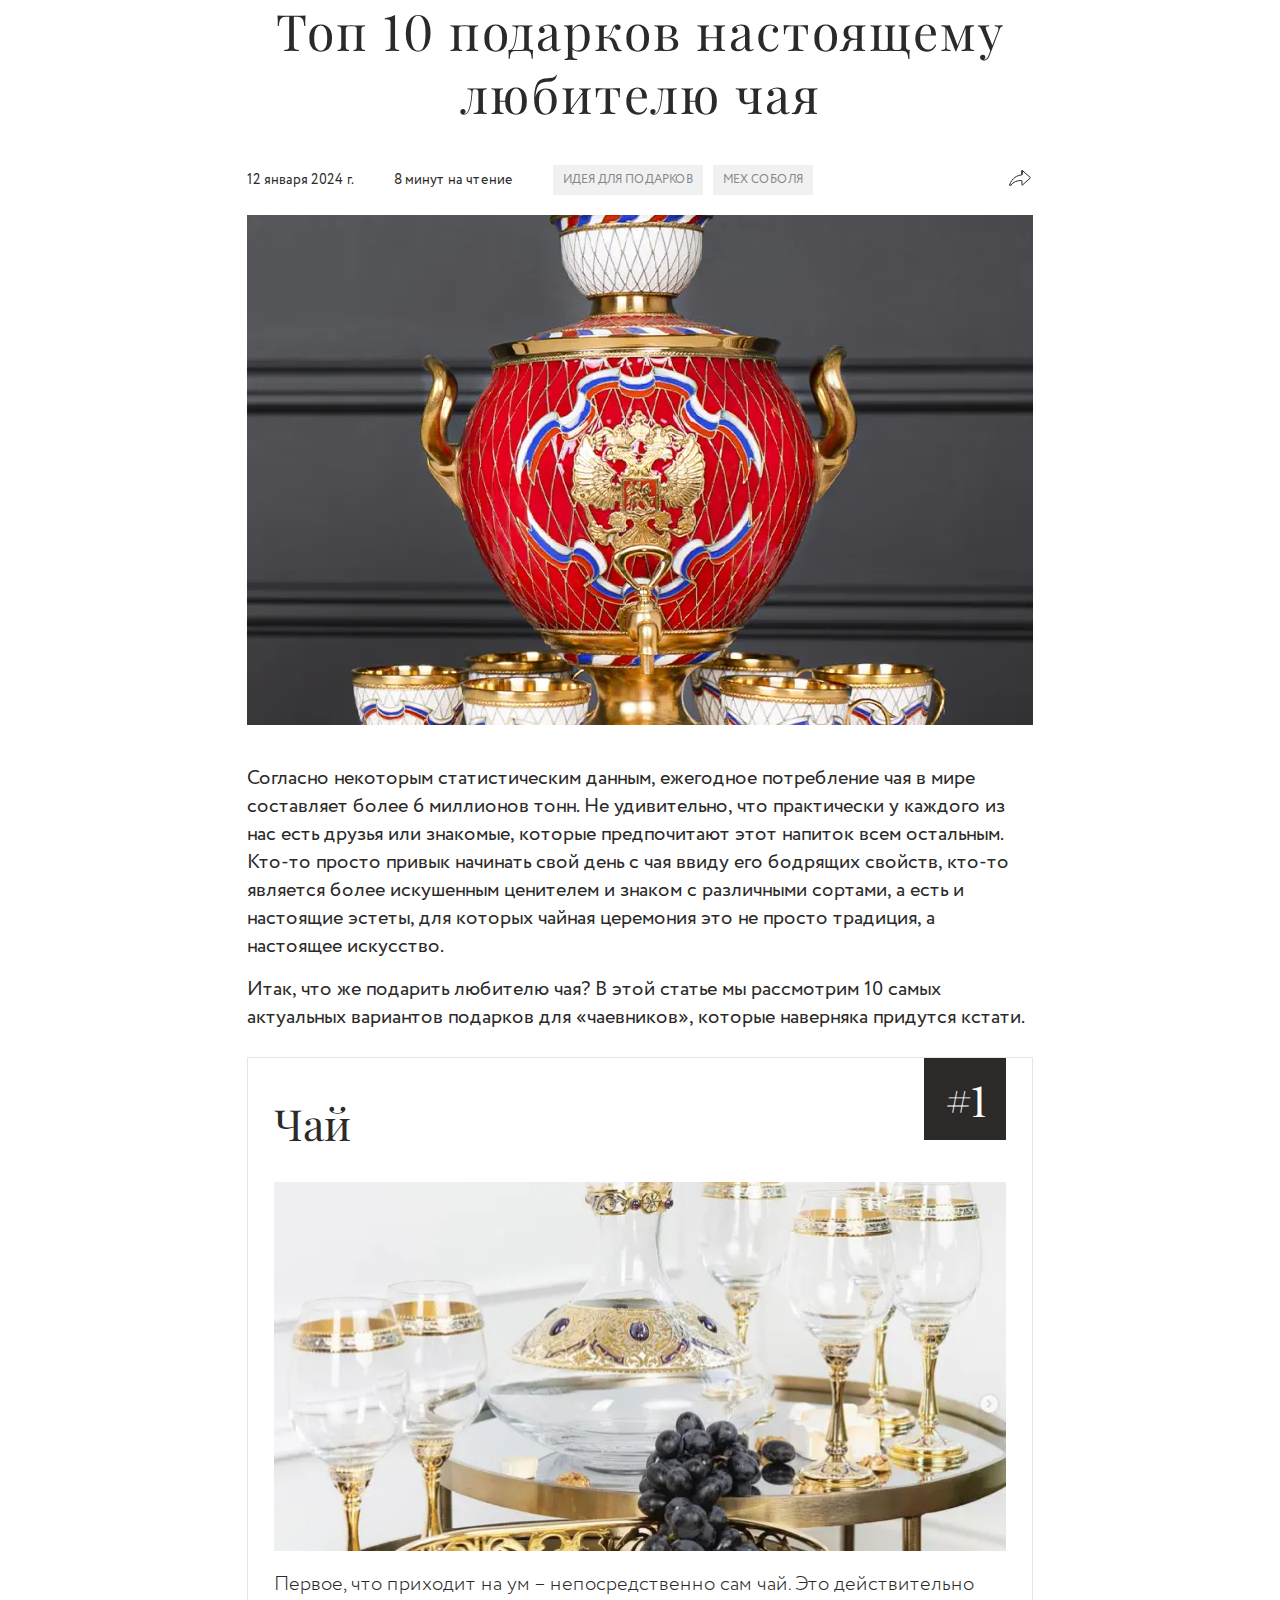
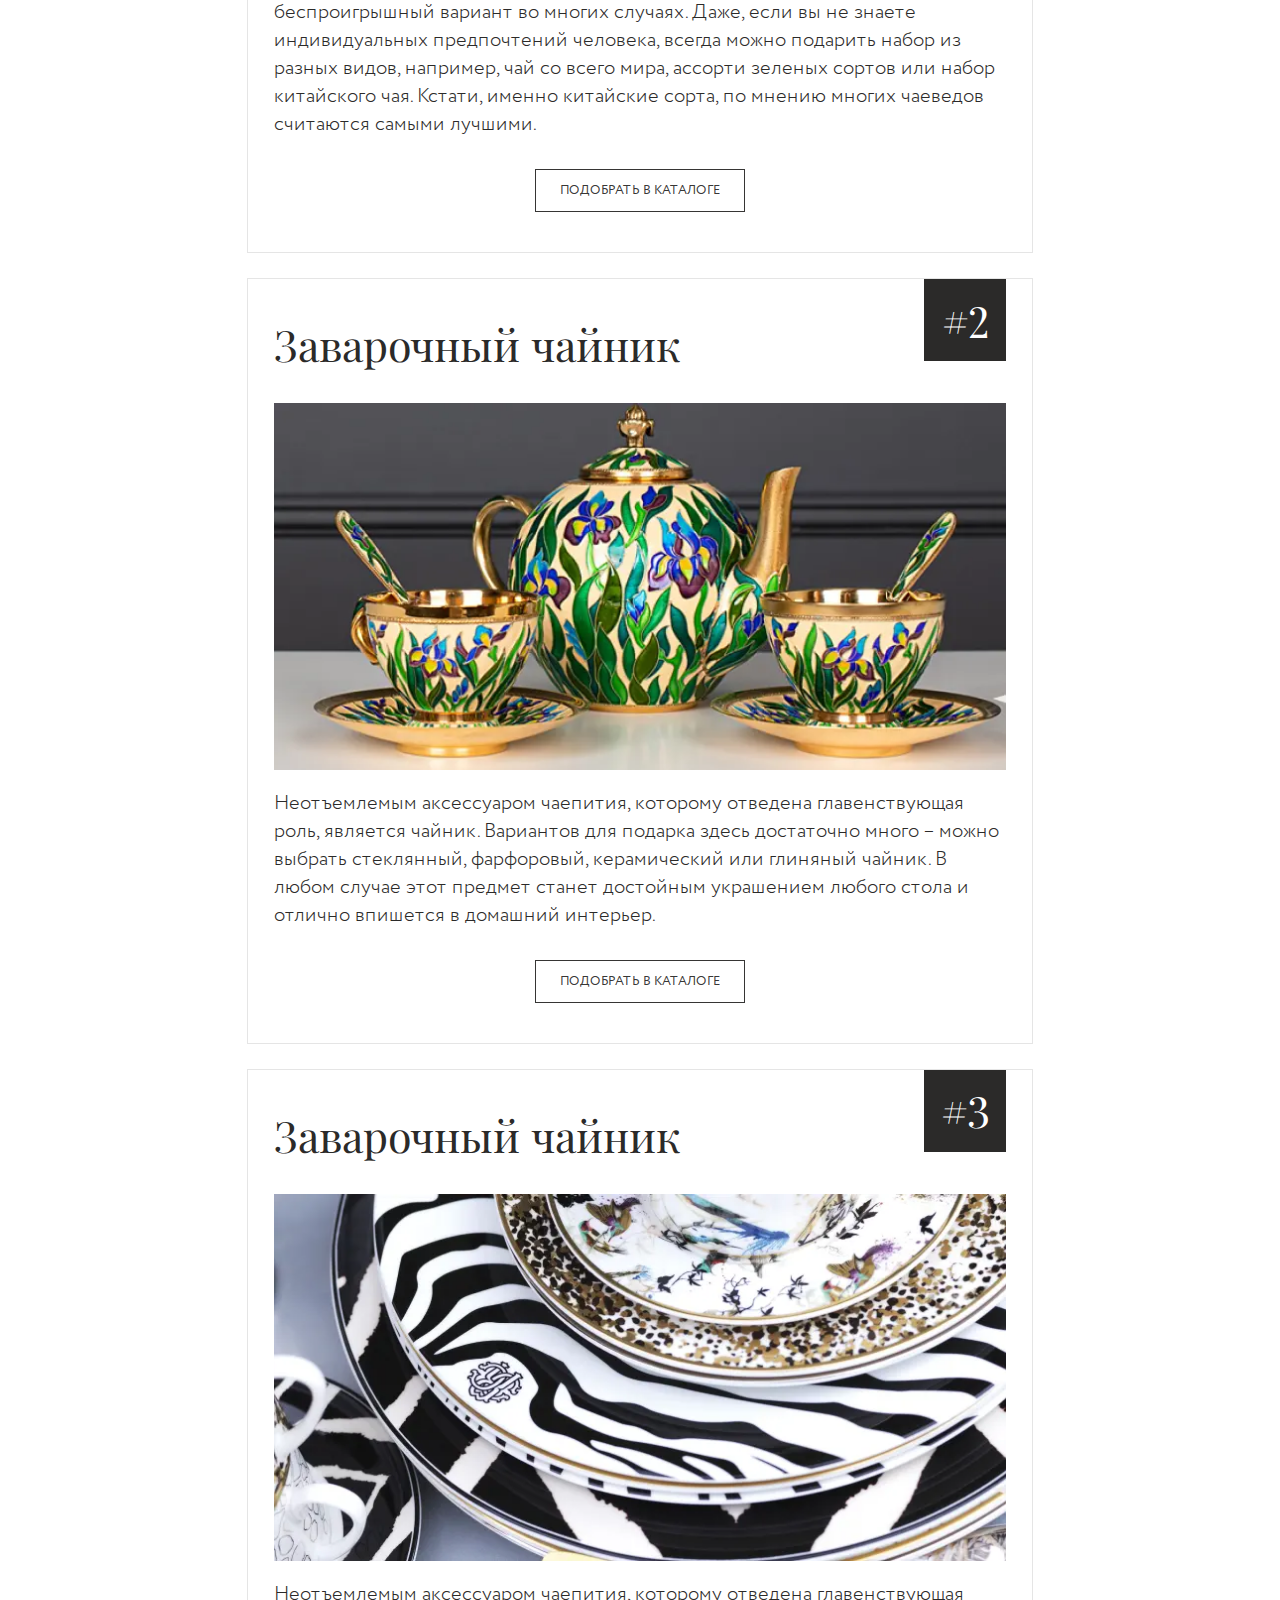
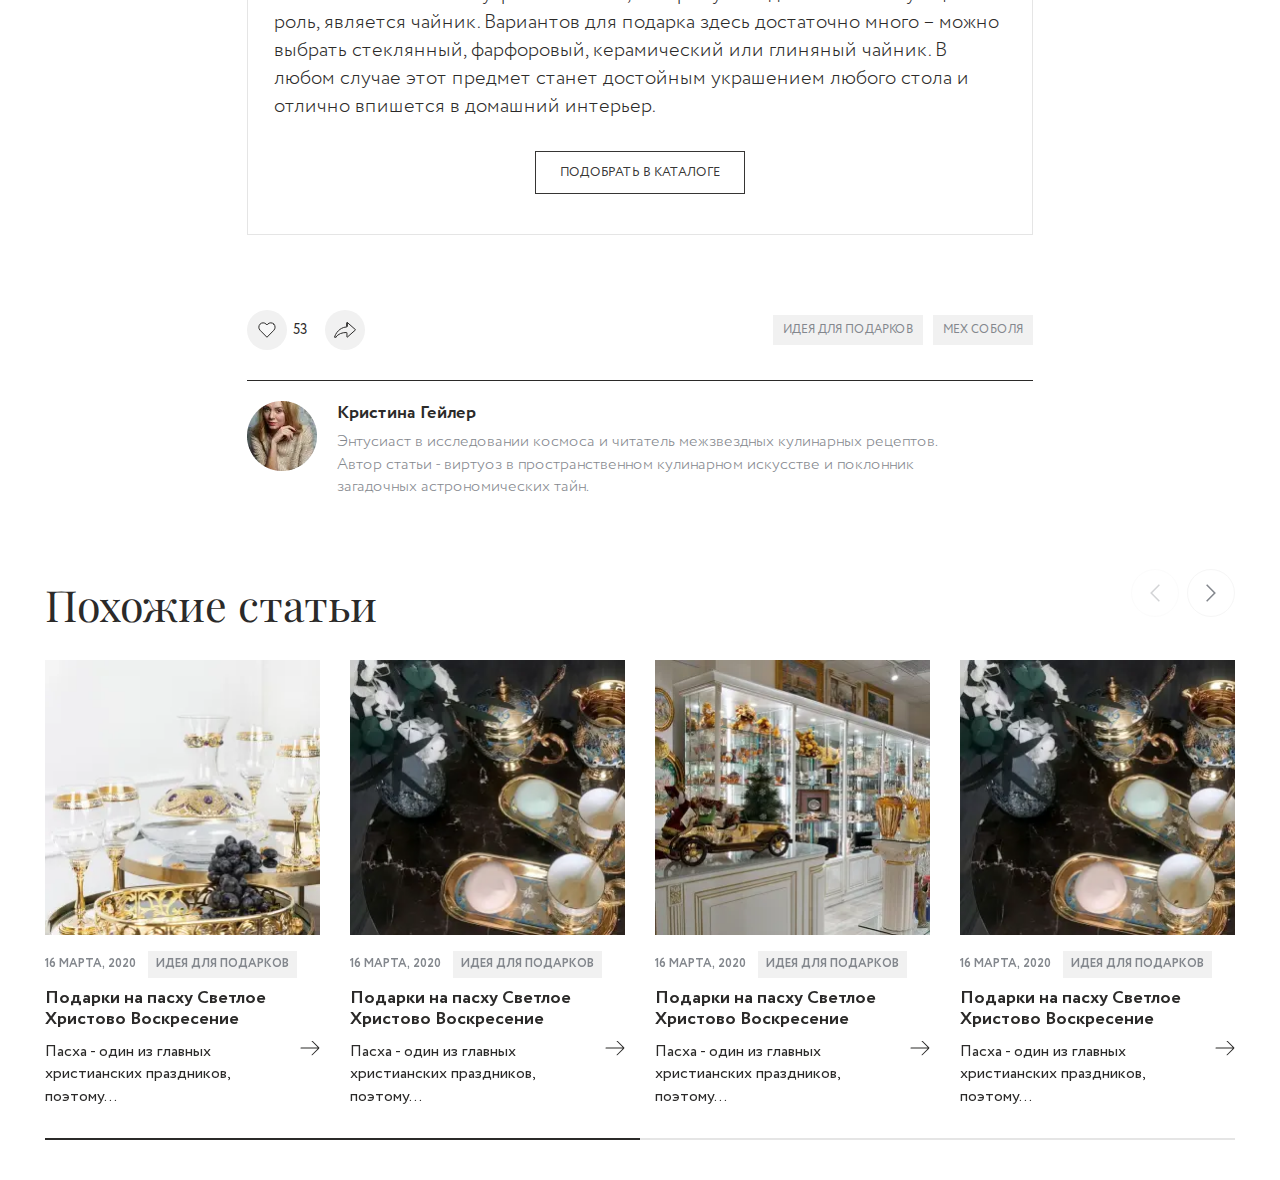
<file: article2.html>
<!DOCTYPE html>
<html lang="en">

<head>
	<meta charset="UTF-8">
	<meta name="viewport" content="width=device-width, initial-scale=1.0">
	<meta name="keywords" content="">
	<link rel="stylesheet" href="css/libs.min.css">
	<link rel="stylesheet" href="css/style.min.css">
	<title>Статья 2</title>
	<script src="https://api-maps.yandex.ru/2.1/?lang=ru_RU&apikey=9133eb49-3a97-4b2d-90be-6b80a97a5036" type="text/javascript"></script>
</head>


<body>

	<main class="main">
        <section class="article-main">
            <div class="container2">
                <div class="article-main__inner">
                    <div class="article-main__title h1">Топ 10 подарков настоящему любителю чая</div>
                    <div class="article-main__info">
                        <div class="article-main__date">12 января 2024 г.</div>
                        <div class="article-main__time">8 минут на чтение</div>
                        <div class="article-main__themes">
                            <span>Идея для подарков</span>
                            <span>мех соболя</span>
                        </div>
                        <button class="article-main__send">
                            <img src="img/send.svg" alt="">
                        </button>
                    </div>
                    <div class="article-main__img">
                        <img src="img/article-main__img.webp" alt="">
                    </div>
                    <div class="article-main__text article-main__text2">
                        <p>Согласно некоторым статистическим данным, ежегодное потребление чая в мире составляет более 6 миллионов тонн. Не удивительно, что практически у каждого из нас есть друзья или знакомые, которые предпочитают этот напиток всем остальным. Кто-то просто привык начинать свой день с чая ввиду его бодрящих свойств, кто-то является более искушенным ценителем и знаком с различными сортами, а есть и настоящие эстеты, для которых чайная церемония это не просто традиция, а настоящее искусство.</p>
                        <p>Итак, что же подарить любителю чая? В этой статье мы рассмотрим 10 самых актуальных вариантов подарков для «чаевников», которые наверняка придутся кстати.</p>
                    </div>
                </div>
            </div>
        </section>
        <section class="article-categories article-categories2">
            <div class="container2">
                <div class="article-categories__inner">
                    <div class="article-categories__cards">
                        <div class="article-categories__card">
                            <div class="article-categories__card-top">
                                <div class="article-categories__card-title text43">Чай</div>
                                <div class="article-categories__card-number text43">#1</div>
                            </div>
                            <div class="article-categories__card-img">
                                <img src="img/article-categories__img.webp" alt="">
                            </div>
                            <div class="article-categories__card-text">
                                <p class="text20">Первое, что приходит на ум – непосредственно сам чай. Это действительно беспроигрышный вариант во многих случаях. Даже, если вы не знаете индивидуальных предпочтений человека, всегда можно подарить набор из разных видов, например, чай со всего мира, ассорти зеленых сортов или набор китайского чая. Кстати, именно китайские сорта, по мнению многих чаеведов считаются самыми лучшими.</p>
                            </div>
                            <a href="" class="article-categories__card-btn btn btn-black__outline">
                                <span>Подобрать в каталоге</span>
                            </a>
                        </div>
                        <div class="article-categories__card">
                            <div class="article-categories__card-top">
                                <div class="article-categories__card-title text43">Заварочный чайник</div>
                                <div class="article-categories__card-number text43">#2</div>
                            </div>
                            <div class="article-categories__card-img">
                                <img src="img/article-categories__img2.webp" alt="">
                            </div>
                            <div class="article-categories__card-text">
                                <p class="text20">Неотъемлемым аксессуаром чаепития, которому отведена главенствующая роль, является чайник. Вариантов для подарка здесь достаточно много – можно выбрать стеклянный, фарфоровый, керамический или глиняный чайник. В любом случае этот предмет станет достойным украшением любого стола и отлично впишется в домашний интерьер.</p>
                            </div>
                            <a href="" class="article-categories__card-btn btn btn-black__outline">
                                <span>Подобрать в каталоге</span>
                            </a>
                        </div>
                        <div class="article-categories__card">
                            <div class="article-categories__card-top">
                                <div class="article-categories__card-title text43">Заварочный чайник</div>
                                <div class="article-categories__card-number text43">#3</div>
                            </div>
                            <div class="article-categories__card-img">
                                <img src="img/article-categories__img3.webp" alt="">
                            </div>
                            <div class="article-categories__card-text">
                                <p class="text20">Неотъемлемым аксессуаром чаепития, которому отведена главенствующая роль, является чайник. Вариантов для подарка здесь достаточно много – можно выбрать стеклянный, фарфоровый, керамический или глиняный чайник. В любом случае этот предмет станет достойным украшением любого стола и отлично впишется в домашний интерьер.</p>
                            </div>
                            <a href="" class="article-categories__card-btn btn btn-black__outline">
                                <span>Подобрать в каталоге</span>
                            </a>
                        </div>
                    </div>
                    <div class="article-categories__info">
                        <div class="article-categories__group">
                            <div class="favorite-wrap">
                                <div class="favorite">
                                    <svg width="18" height="16" viewBox="0 0 18 16" fill="none" xmlns="http://www.w3.org/2000/svg">
                                        <path d="M15.8248 2.10426C15.428 1.69969 14.9569 1.37875 14.4384 1.15979C13.9199 0.940826 13.3641 0.828125 12.8028 0.828125C12.2415 0.828125 11.6857 0.940826 11.1672 1.15979C10.6487 1.37875 10.1775 1.69969 9.78074 2.10426L8.95725 2.9435L8.13376 2.10426C7.33226 1.28744 6.2452 0.828548 5.11171 0.828548C3.97822 0.828548 2.89116 1.28744 2.08966 2.10426C1.28817 2.92109 0.837891 4.02895 0.837891 5.18412C0.837891 6.33928 1.28817 7.44714 2.08966 8.26397L2.91315 9.10321L8.95725 15.2629L15.0013 9.10321L15.8248 8.26397C16.2218 7.85958 16.5367 7.37945 16.7516 6.851C16.9664 6.32255 17.077 5.75613 17.077 5.18412C17.077 4.6121 16.9664 4.04568 16.7516 3.51723C16.5367 2.98878 16.2218 2.50865 15.8248 2.10426V2.10426Z" fill="white" fill-opacity="0.5" stroke="#2B2A29" stroke-linecap="round" stroke-linejoin="round"/>
                                    </svg>
                                </div>
                                <span>53</span>
                            </div>
                            <div class="send">
                                <img src="img/send.svg" alt="">
                            </div>
                        </div>
                        <div class="article-main__themes">
                            <span>Идея для подарков</span>
                            <span>мех соболя</span>
                        </div>
                    </div>
                    <div class="quote__user">
                        <div class="quote__user-img">
                            <img src="img/quote__user-img.webp" alt="">
                        </div>
                        <div class="quote__user-text">
                            <strong>Кристина Гейлер</strong>
                            <span>Энтусиаст в исследовании космоса и читатель межзвездных кулинарных рецептов. <br> Автор статьи - виртуоз в пространственном кулинарном искусстве и поклонник загадочных астрономических тайн.</span>
                        </div>
                    </div>
                </div>
            </div>
        </section>
        <section class="articles-related">
            <div class="container">
                <div class="articles-related__inner">
                    <div class="articles-related__top">
                        <div class="articles-related__title text43">Похожие статьи</div>
                        <div class="articles-related__slider-btns">
                            <div class="swiper-button-prev">
                                <svg width="10" height="18" viewBox="0 0 10 18" fill="none" xmlns="http://www.w3.org/2000/svg">
                                    <path d="M8.81791 17.6987L9.87891 16.6387L2.24188 9.00171L9.87891 1.36469L8.81791 0.304688L0.120876 9.00171L8.81791 17.6987Z" fill="#83878D"/>
                                </svg>
                            </div>
                            <div class="swiper-button-next">
                                <svg width="10" height="18" viewBox="0 0 10 18" fill="none" xmlns="http://www.w3.org/2000/svg">
                                    <path d="M1.18209 17.6987L0.121094 16.6387L7.75812 9.00171L0.121094 1.36469L1.18209 0.304688L9.87912 9.00171L1.18209 17.6987Z" fill="#83878D"/>
                                </svg>
                            </div>
                        </div>
                    </div>
                    <div class="articles-related__slider">
                        <div class="swiper mySwiper">
                            <div class="swiper-wrapper">
                                <a href="" class="swiper-slide articles-related__card">
                                    <div class="articles-related__card-img">
                                        <img src="img/articles-related__img.webp" alt="">
                                    </div>
                                    <div class="articles-related__card-info">
                                        <div class="articles-related__card-date">16 Марта, 2020</div>
                                        <div class="articles-related__card-theme">Идея для подарков</div>
                                    </div>
                                    <div class="articles-related__card-group">
                                        <div class="articles-related__card-title">Подарки на пасху Светлое Христово Воскресение</div>
                                        <div class="articles-related__card-text">
                                            <p>Пасха - один из главных христианских праздников, поэтому...</p>
                                        </div>
                                        <div class="articles-related__card-arrow">
                                            <img src="img/arrow4.svg" alt="">
                                        </div>
                                    </div>
                                </a>
                                <a href="" class="swiper-slide articles-related__card">
                                    <div class="articles-related__card-img">
                                        <img src="img/articles-related__img2.webp" alt="">
                                    </div>
                                    <div class="articles-related__card-info">
                                        <div class="articles-related__card-date">16 Марта, 2020</div>
                                        <div class="articles-related__card-theme">Идея для подарков</div>
                                    </div>
                                    <div class="articles-related__card-group">
                                        <div class="articles-related__card-title">Подарки на пасху Светлое Христово Воскресение</div>
                                        <div class="articles-related__card-text">
                                            <p>Пасха - один из главных христианских праздников, поэтому...</p>
                                        </div>
                                        <div class="articles-related__card-arrow">
                                            <img src="img/arrow4.svg" alt="">
                                        </div>
                                    </div>
                                </a>
                                <a href="" class="swiper-slide articles-related__card">
                                    <div class="articles-related__card-img">
                                        <img src="img/articles-related__img3.webp" alt="">
                                    </div>
                                    <div class="articles-related__card-info">
                                        <div class="articles-related__card-date">16 Марта, 2020</div>
                                        <div class="articles-related__card-theme">Идея для подарков</div>
                                    </div>
                                    <div class="articles-related__card-group">
                                        <div class="articles-related__card-title">Подарки на пасху Светлое Христово Воскресение</div>
                                        <div class="articles-related__card-text">
                                            <p>Пасха - один из главных христианских праздников, поэтому...</p>
                                        </div>
                                        <div class="articles-related__card-arrow">
                                            <img src="img/arrow4.svg" alt="">
                                        </div>
                                    </div>
                                </a>
                                <a href="" class="swiper-slide articles-related__card">
                                    <div class="articles-related__card-img">
                                        <img src="img/articles-related__img4.webp" alt="">
                                    </div>
                                    <div class="articles-related__card-info">
                                        <div class="articles-related__card-date">16 Марта, 2020</div>
                                        <div class="articles-related__card-theme">Идея для подарков</div>
                                    </div>
                                    <div class="articles-related__card-group">
                                        <div class="articles-related__card-title">Подарки на пасху Светлое Христово Воскресение</div>
                                        <div class="articles-related__card-text">
                                            <p>Пасха - один из главных христианских праздников, поэтому...</p>
                                        </div>
                                        <div class="articles-related__card-arrow">
                                            <img src="img/arrow4.svg" alt="">
                                        </div>
                                    </div>
                                </a>
                                <a href="" class="swiper-slide articles-related__card">
                                    <div class="articles-related__card-img">
                                        <img src="img/articles-related__img.webp" alt="">
                                    </div>
                                    <div class="articles-related__card-info">
                                        <div class="articles-related__card-date">16 Марта, 2020</div>
                                        <div class="articles-related__card-theme">Идея для подарков</div>
                                    </div>
                                    <div class="articles-related__card-group">
                                        <div class="articles-related__card-title">Подарки на пасху Светлое Христово Воскресение</div>
                                        <div class="articles-related__card-text">
                                            <p>Пасха - один из главных христианских праздников, поэтому...</p>
                                        </div>
                                        <div class="articles-related__card-arrow">
                                            <img src="img/arrow4.svg" alt="">
                                        </div>
                                    </div>
                                </a>
                            </div>
                        </div>
                        <div class="swiper-pagination"></div>
                    </div>
                </div>
            </div>
        </section>
    </main>

	<script src="js/libs.min.js"></script>
<script src="js/main.min.js"></script>
</body>

</html>
</file>
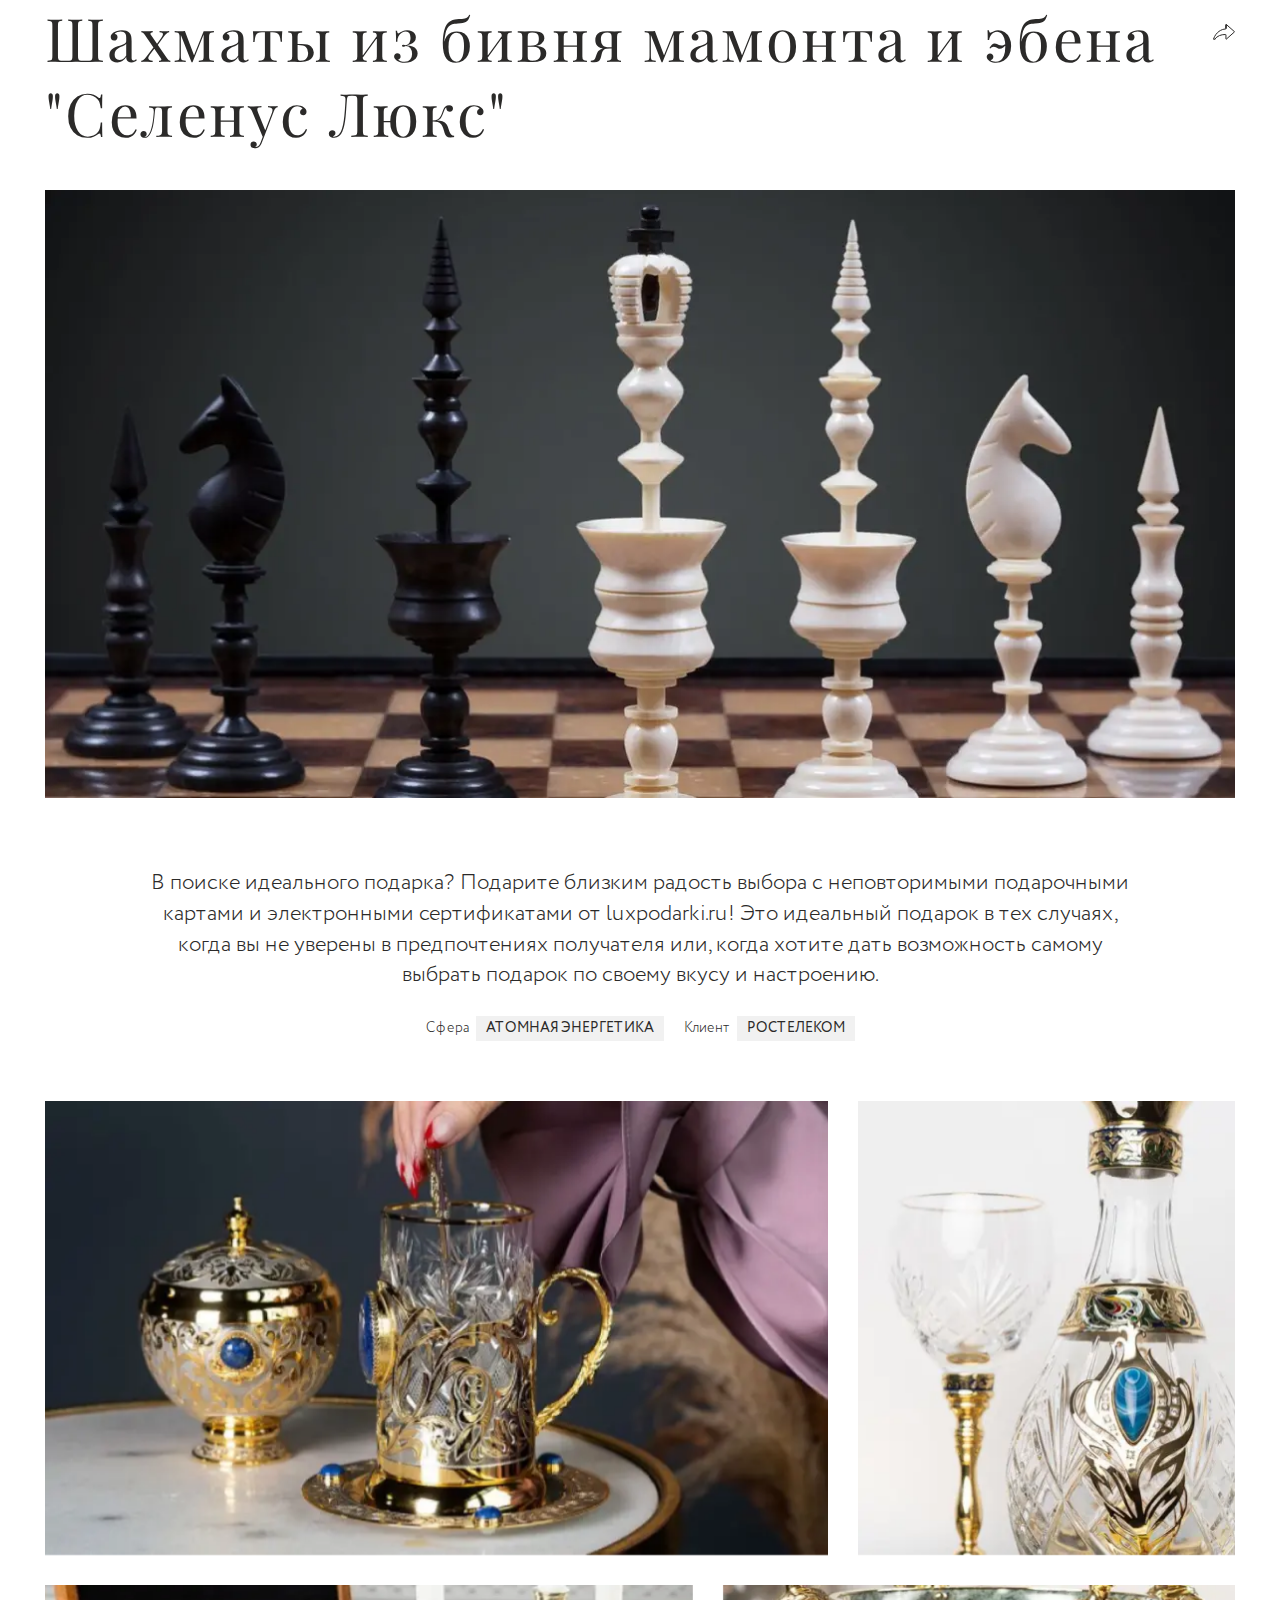
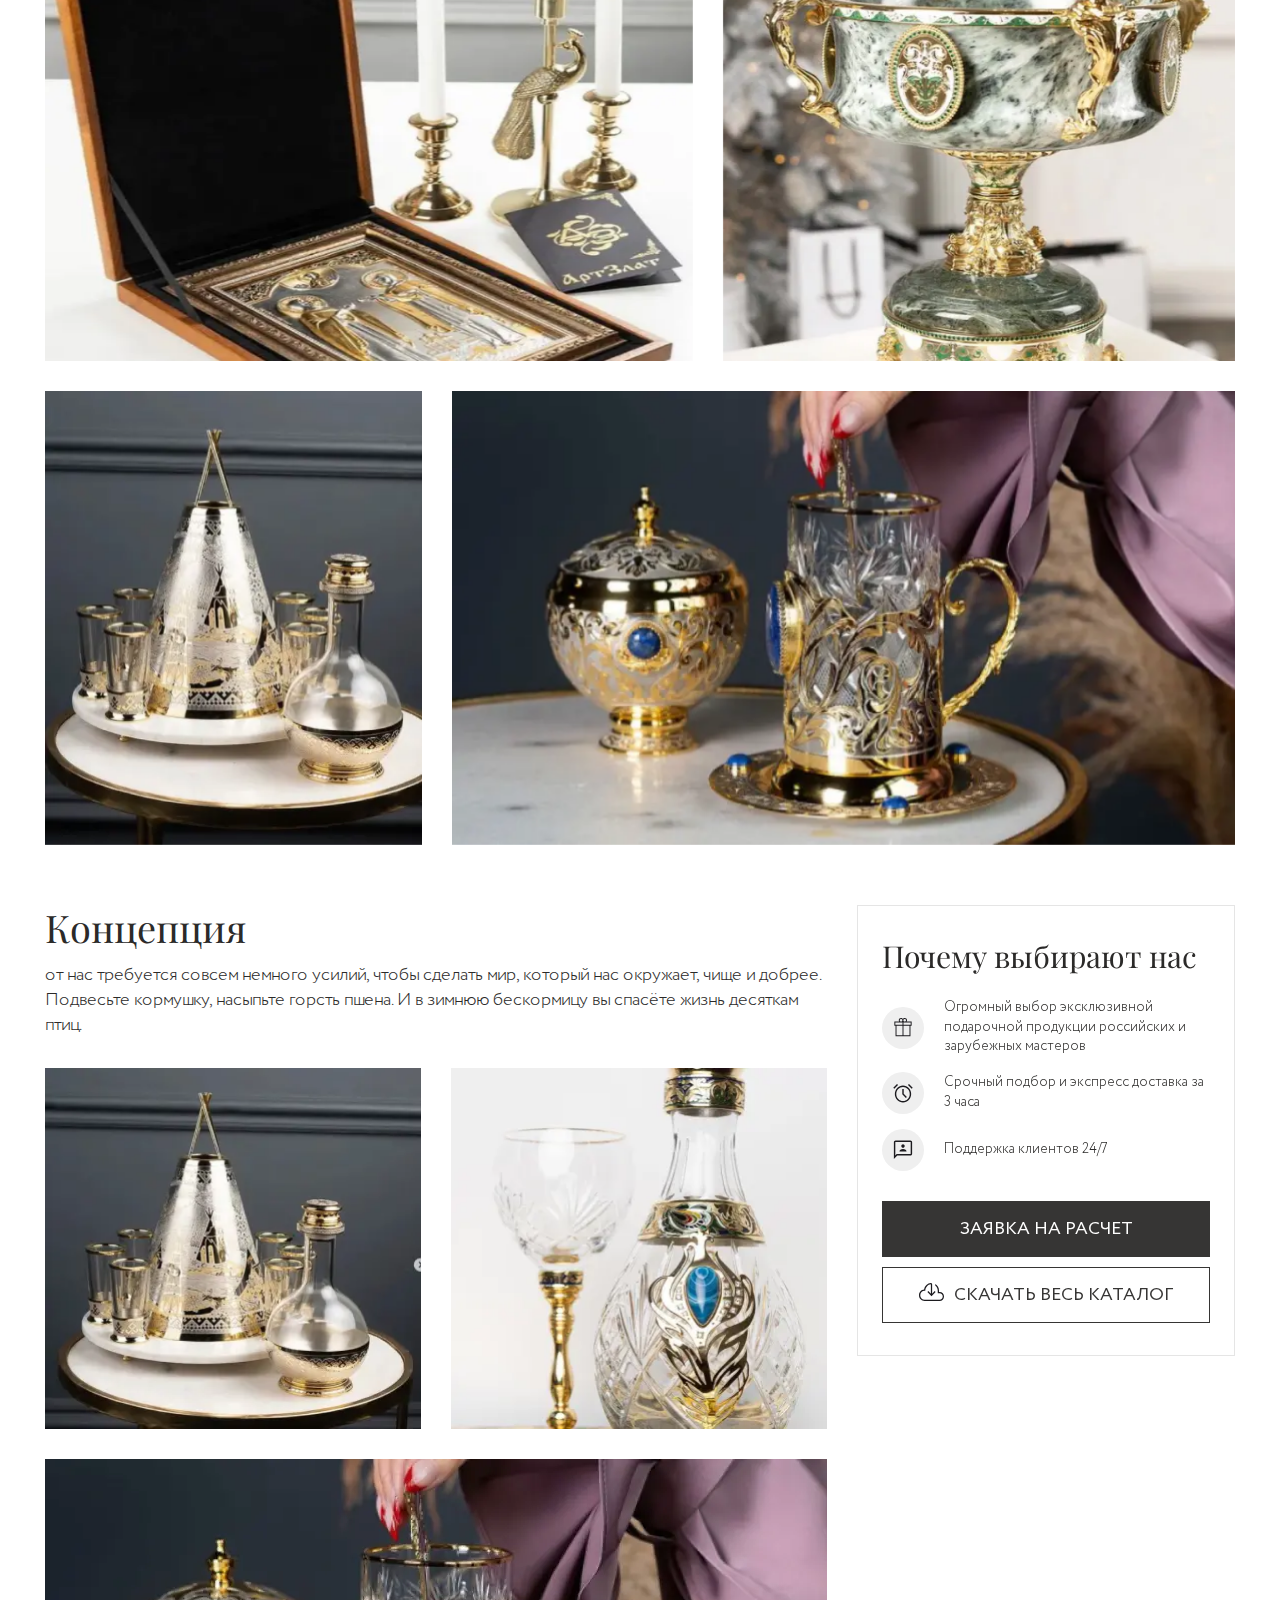
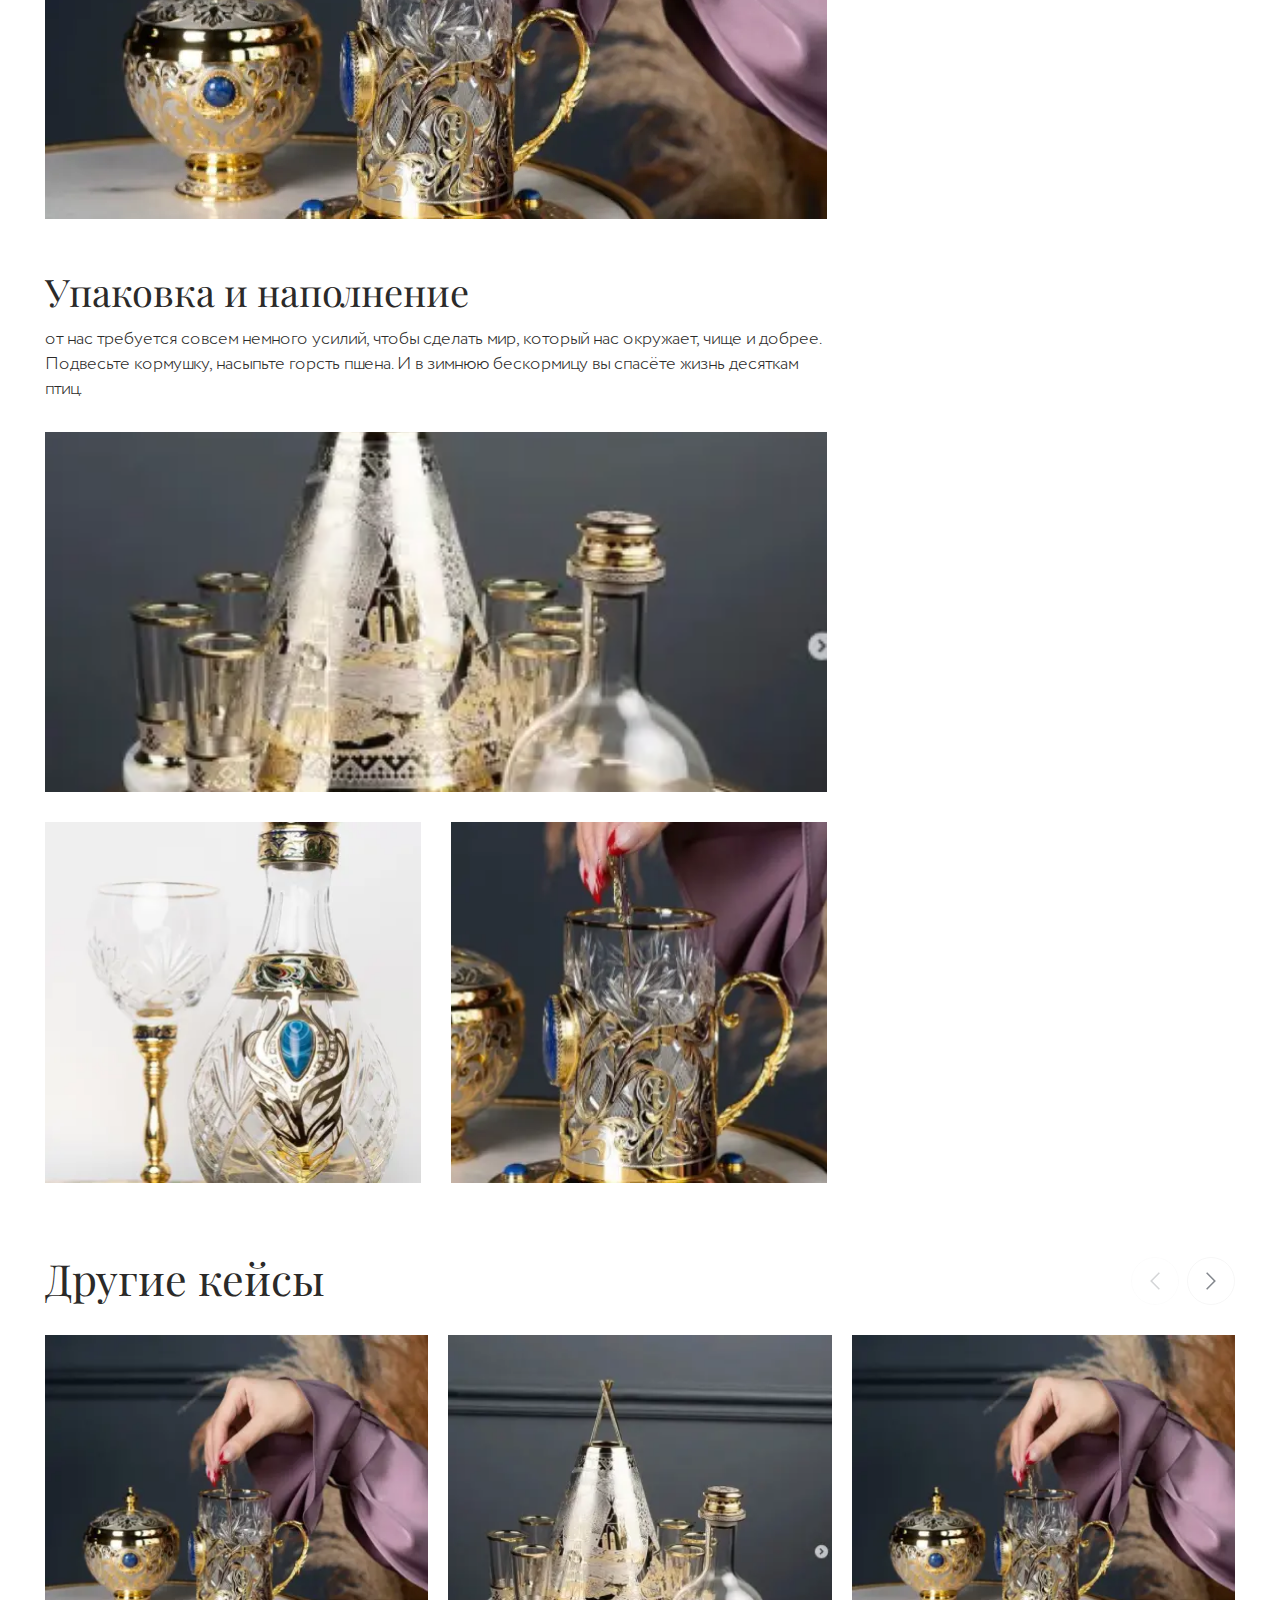
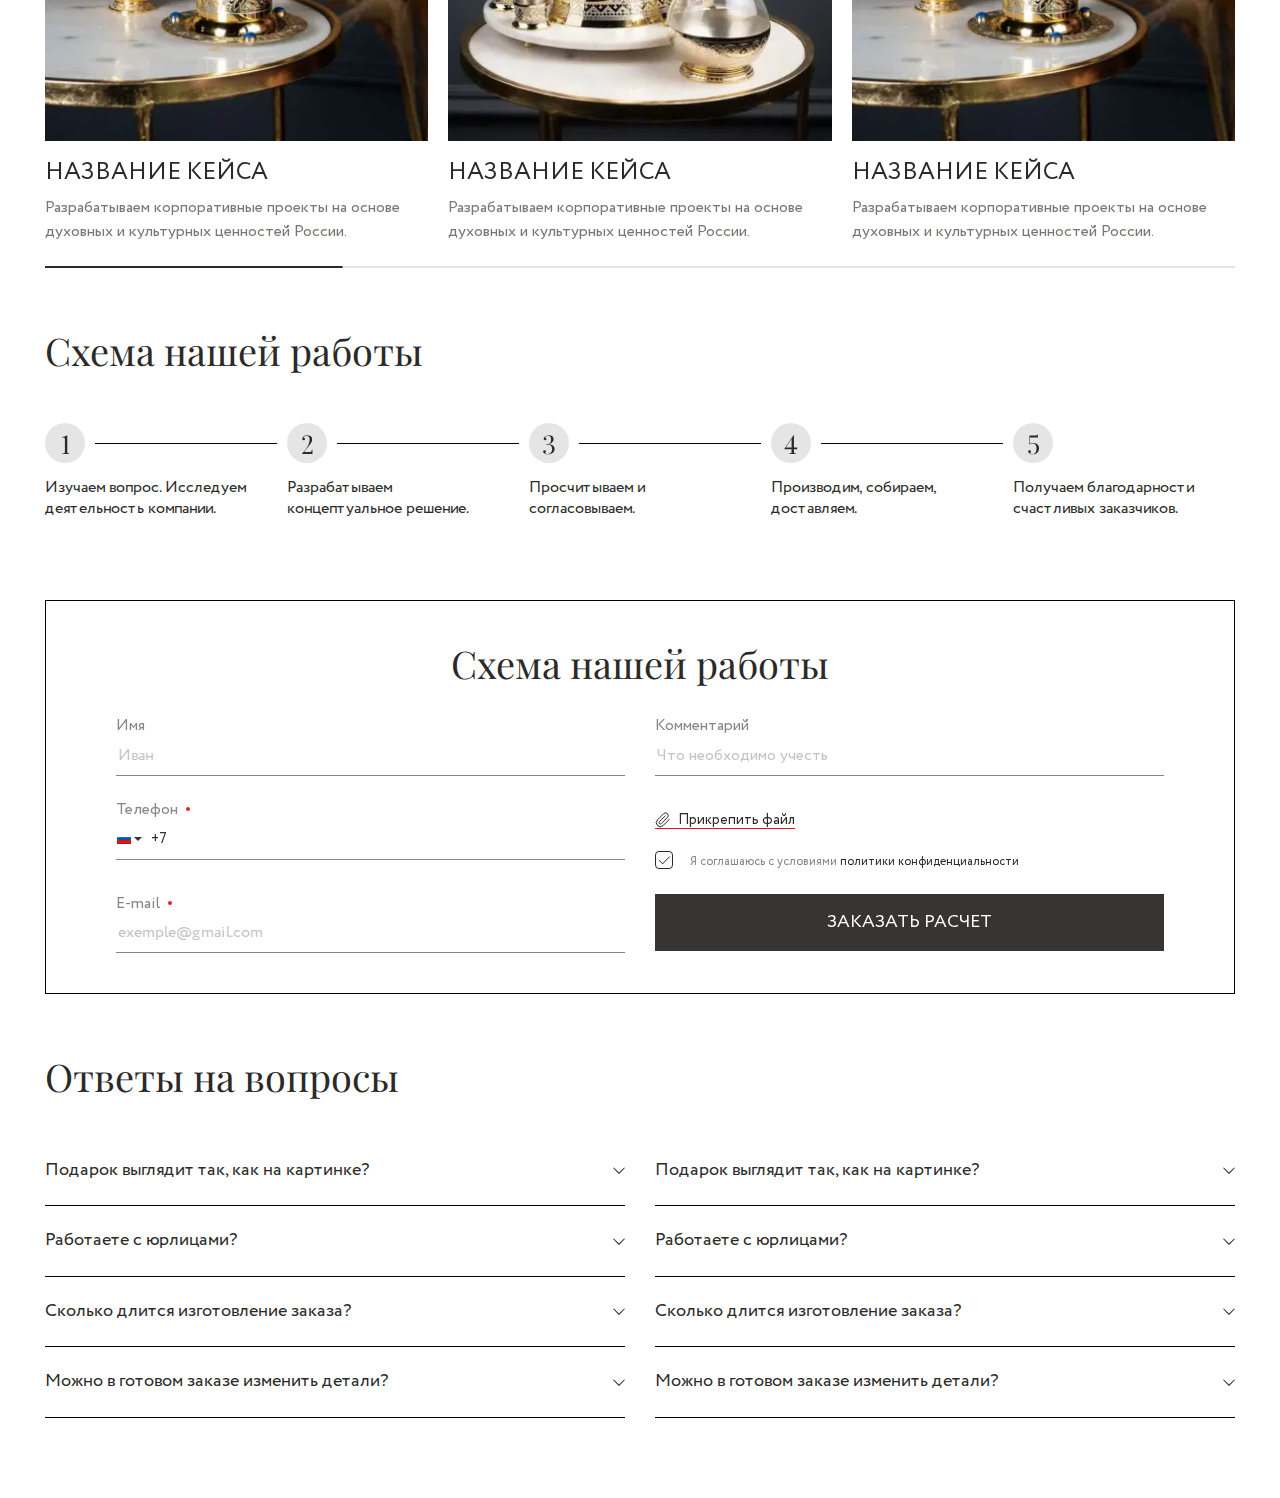
<file: case.html>
<!DOCTYPE html>
<html lang="en">

<head>
	<meta charset="UTF-8">
	<meta name="viewport" content="width=device-width, initial-scale=1.0">
	<meta name="keywords" content="">
	<link rel="stylesheet" href="css/libs.min.css">
	<link rel="stylesheet" href="css/style.min.css">
	<title>Страница одного кейса</title>
	<script src="https://api-maps.yandex.ru/2.1/?lang=ru_RU&apikey=9133eb49-3a97-4b2d-90be-6b80a97a5036" type="text/javascript"></script>
</head>


<body>

	<main class="main">
		<section class="case-main">
			<div class="container">
				<div class="case-main__inner">
					<div class="case-main__top">
						<h1 class="case-main__title h1">Шахматы из бивня мамонта и эбена "Селенус Люкс"</h1>
						<button class="case-main__send">
							<img src="img/send.svg" alt="">
						</button>
					</div>
					<div class="case-main__img">
						<img src="img/case-main__img.webp" alt="">
					</div>
					<div class="case-main__text">
						<p>В поиске идеального подарка? Подарите близким радость выбора с неповторимыми подарочными картами и электронными сертификатами от luxpodarki.ru! Это идеальный подарок в тех случаях, когда вы не уверены в предпочтениях получателя или, когда хотите дать возможность самому выбрать подарок по своему вкусу и настроению.</p>
					</div>
					<div class="case-main__tags">
						<div class="case-main__tag">
							Сфера
							<span>Атомная энергетика</span>
						</div>
						<div class="case-main__tag">
							Клиент
							<span>Ростелеком</span>
						</div>
					</div>
					<div class="article-gallery article-gallery__slider">
						<div class="article-gallery__slider-big">
							<div class="swiper mySwiper2">
								<div class="swiper-wrapper">
									<a href="img/case-main__img2.webp" class="case__img swiper-slide" data-fancybox="case_gallery">
										<img src="img/case-main__img2.webp" alt="">
									</a>
									<a href="img/case-main__img3.webp" class="case__img swiper-slide" data-fancybox="case_gallery">
										<img src="img/case-main__img3.webp" alt="">
									</a>
									<a href="img/case-main__img4.webp" class="case__img swiper-slide" data-fancybox="case_gallery">
										<img src="img/case-main__img4.webp" alt="">
									</a>
									<a href="img/case-main__img5.webp" class="case__img swiper-slide" data-fancybox="case_gallery">
										<img src="img/case-main__img5.webp" alt="">
									</a>
									<a href="img/case-main__img6.webp" class="case__img swiper-slide" data-fancybox="case_gallery">
										<img src="img/case-main__img6.webp" alt="">
									</a>
									<a href="img/case-main__img7.webp" class="case__img swiper-slide" data-fancybox="case_gallery">
										<img src="img/case-main__img7.webp" alt="">
									</a>
								</div>
							</div>
							<div class="swiper-button-next">
								<svg width="10" height="18" viewBox="0 0 10 18" fill="none" xmlns="http://www.w3.org/2000/svg">
									<path d="M1.18209 17.6987L0.121094 16.6387L7.75812 9.00171L0.121094 1.36469L1.18209 0.304688L9.87912 9.00171L1.18209 17.6987Z" fill="#83878D"/>
								</svg>
							</div>
							<div class="swiper-button-prev">
								<svg width="10" height="18" viewBox="0 0 10 18" fill="none" xmlns="http://www.w3.org/2000/svg">
									<path d="M8.81791 17.6987L9.87891 16.6387L2.24188 9.00171L9.87891 1.36469L8.81791 0.304688L0.120876 9.00171L8.81791 17.6987Z" fill="#83878D"/>
								</svg>
							</div>
						</div>
						<div thumbsSlider="" class="swiper mySwiper">
							<div class="swiper-wrapper">
								<div class="case__img swiper-slide">
									<img src="img/case-main__img2.webp" alt="">
								</div>
								<div class="case__img swiper-slide">
									<img src="img/case-main__img3.webp" alt="">
								</div>
								<div class="case__img swiper-slide">
									<img src="img/case-main__img4.webp" alt="">
								</div>
								<div class="case__img swiper-slide">
									<img src="img/case-main__img5.webp" alt="">
								</div>
								<div class="case__img swiper-slide">
									<img src="img/case-main__img6.webp" alt="">
								</div>
								<div class="case__img swiper-slide">
									<img src="img/case-main__img7.webp" alt="">
								</div>
							</div>
						</div>
						<div class="swiper-pagination"></div>
					</div>
				</div>
			</div>
		</section>
		<section class="case-info">
			<div class="container">
				<div class="case-info__inner">
					<div class="case-info__left">
						<div class="case-info__group">
							<h3 class="case-info__title">Концепция</h3>
							<div class="case-info__text">
								<p>от нас требуется совсем немного усилий, чтобы сделать мир, который нас окружает, чище и добрее. Подвесьте кормушку, насыпьте горсть пшена. И в зимнюю бескормицу вы спасёте жизнь десяткам птиц.</p>
							</div>
							<div class="case-info__gallery">
								<a href="" class="case-info__img">
									<img src="img/case-info__img.webp" alt="" data-fancybox="case-info_gallery">
								</a>
								<a href="" class="case-info__img">
									<img src="img/case-info__img2.webp" alt="" data-fancybox="case-info_gallery">
								</a>
								<a href="" class="case-info__img case-info__img--big">
									<img src="img/case-info__img3.webp" alt="" data-fancybox="case-info_gallery">
								</a>
							</div>
						</div>
						<div class="case-info__group">
							<h3 class="case-info__title">Упаковка и наполнение</h3>
							<div class="case-info__text">
								<p>от нас требуется совсем немного усилий, чтобы сделать мир, который нас окружает, чище и добрее. Подвесьте кормушку, насыпьте горсть пшена. И в зимнюю бескормицу вы спасёте жизнь десяткам птиц.</p>
							</div>
							<div class="case-info__gallery">
								<a href="" class="case-info__img case-info__img--big">
									<img src="img/case-info__img.webp" alt="" data-fancybox="case-info_gallery2">
								</a>
								<a href="" class="case-info__img">
									<img src="img/case-info__img2.webp" alt="" data-fancybox="case-info_gallery2">
								</a>
								<a href="" class="case-info__img">
									<img src="img/case-info__img3.webp" alt="" data-fancybox="case-info_gallery2">
								</a>
							</div>
						</div>
					</div>
					<div class="case-info__right">
						<div class="case-info__group2">
							<div class="case-info__subtitle">Почему выбирают нас</div>
							<div class="case-info__items">
								<div class="case-info__item">
									<div class="case-info__item-icon">
										<img src="img/case-info__icon.svg" alt="">
									</div>
									<div class="case-info__item-text">Огромный выбор эксклюзивной подарочной продукции российских и зарубежных мастеров</div>
								</div>
								<div class="case-info__item">
									<div class="case-info__item-icon">
										<img src="img/case-info__icon2.svg" alt="">
									</div>
									<div class="case-info__item-text">Срочный подбор и экспресс доставка за 3 часа</div>
								</div>
								<div class="case-info__item">
									<div class="case-info__item-icon">
										<img src="img/case-info__icon3.svg" alt="">
									</div>
									<div class="case-info__item-text">Поддержка клиентов 24/7</div>
								</div>
							</div>
							<div class="case-info__btns">
								<button class="case-info__btn btn btn-black">
									<span>Заявка на расчет</span>
								</button>
								<button class="case-info__btn btn btn-black__outline">
									<i>
										<svg width="25" height="18" viewBox="0 0 25 18" fill="none" xmlns="http://www.w3.org/2000/svg">
											<path d="M5.625 18C4.06571 18 2.73839 17.4379 1.64303 16.3137C0.547677 15.1896 0 13.822 0 12.2111C0 10.731 0.489583 9.41722 1.46875 8.26986C2.44792 7.12253 3.66506 6.50663 5.12019 6.42218C5.33012 4.82285 6.10736 3.35266 7.45191 2.0116C8.79647 0.670532 10.2708 0 11.875 0C12.2099 0 12.502 0.128729 12.7512 0.386189C13.0004 0.643649 13.125 0.945393 13.125 1.29142V10.6937L15.7019 8.04636L16.5865 8.96027L12.5 13.1821L8.41347 8.96027L9.29806 8.04636L11.875 10.6937V1.29142C10.3077 1.36094 8.97836 2.065 7.88703 3.40359C6.79568 4.74215 6.25 6.16392 6.25 7.66888H5.625C4.41667 7.66888 3.38542 8.11011 2.53125 8.99256C1.67708 9.87501 1.25 10.9404 1.25 12.1887C1.25 13.4371 1.67708 14.5025 2.53125 15.3849C3.38542 16.2674 4.41667 16.7086 5.625 16.7086H20.625C21.5 16.7086 22.2396 16.3965 22.8438 15.7724C23.4479 15.1482 23.75 14.3841 23.75 13.4801C23.75 12.5762 23.4479 11.8121 22.8438 11.1879C22.2396 10.5637 21.5 10.2517 20.625 10.2517H18.75V7.66888C18.75 6.60267 18.5208 5.62296 18.0625 4.72975C17.6042 3.83653 17 3.0944 16.25 2.50333V0.966055C17.4231 1.63659 18.3414 2.57244 19.0048 3.7736C19.6683 4.97477 20 6.27319 20 7.66888V8.96027H20.7692C21.9663 9.00001 22.9708 9.45406 23.7825 10.3224C24.5942 11.1908 25 12.2434 25 13.4801C25 14.7467 24.5773 15.8166 23.732 16.69C22.8866 17.5633 21.851 18 20.625 18H5.625Z" fill="#1C1B1F"/>
										</svg>
									</i>
									<span>Скачать весь каталог</span>
								</button>
							</div>
						</div>
					</div>
				</div>
			</div>
		</section>
		<section class="products gifts-products">
			<div class="container">
				<div class="products__inner">
					<div class="gifts-products__top">
						<h3 class="products__title text43">Другие кейсы</h3>
						<div class="gifts-products__slider-btns">
							<div class="swiper-button-prev">
								<svg width="10" height="18" viewBox="0 0 10 18" fill="none" xmlns="http://www.w3.org/2000/svg">
									<path d="M8.81791 17.6987L9.87891 16.6387L2.24188 9.00171L9.87891 1.36469L8.81791 0.304688L0.120876 9.00171L8.81791 17.6987Z" fill="#83878D"/>
								</svg>
							</div>
							<div class="swiper-button-next">
								<svg width="10" height="18" viewBox="0 0 10 18" fill="none" xmlns="http://www.w3.org/2000/svg">
									<path d="M1.18209 17.6987L0.121094 16.6387L7.75812 9.00171L0.121094 1.36469L1.18209 0.304688L9.87912 9.00171L1.18209 17.6987Z" fill="#83878D"/>
								</svg>
							</div>
						</div>
					</div>
					<div class="products__slider">
						<div class="swiper swiper-main mySwiper">
							<div class="swiper-wrapper">
								<div class="swiper-slide project-card">
									<div class="project-card__img">
										<img src="img/project-img6.webp" alt="">
									</div>
									<div class="project-card__desc">
										<div class="project-card__title">Название кейса</div>
										<div class="project-card__text">
											<p>Разрабатываем корпоративные проекты на основе духовных и культурных ценностей России.</p>
										</div>
									</div>
								</div>
								<div class="swiper-slide project-card">
									<div class="project-card__img">
										<img src="img/project-img.webp" alt="">
									</div>
									<div class="project-card__desc">
										<div class="project-card__title">Название кейса</div>
										<div class="project-card__text">
											<p>Разрабатываем корпоративные проекты на основе духовных и культурных ценностей России.</p>
										</div>
									</div>
								</div>
								<div class="swiper-slide project-card">
									<div class="project-card__img">
										<img src="img/project-img6.webp" alt="">
									</div>
									<div class="project-card__desc">
										<div class="project-card__title">Название кейса</div>
										<div class="project-card__text">
											<p>Разрабатываем корпоративные проекты на основе духовных и культурных ценностей России.</p>
										</div>
									</div>
								</div>
								<div class="swiper-slide project-card">
									<div class="project-card__img">
										<img src="img/project-img.webp" alt="">
									</div>
									<div class="project-card__desc">
										<div class="project-card__title">Название кейса</div>
										<div class="project-card__text">
											<p>Разрабатываем корпоративные проекты на основе духовных и культурных ценностей России.</p>
										</div>
									</div>
								</div>
								<div class="swiper-slide project-card">
									<div class="project-card__img">
										<img src="img/project-img6.webp" alt="">
									</div>
									<div class="project-card__desc">
										<div class="project-card__title">Название кейса</div>
										<div class="project-card__text">
											<p>Разрабатываем корпоративные проекты на основе духовных и культурных ценностей России.</p>
										</div>
									</div>
								</div>
								<div class="swiper-slide project-card">
									<div class="project-card__img">
										<img src="img/project-img.webp" alt="">
									</div>
									<div class="project-card__desc">
										<div class="project-card__title">Название кейса</div>
										<div class="project-card__text">
											<p>Разрабатываем корпоративные проекты на основе духовных и культурных ценностей России.</p>
										</div>
									</div>
								</div>
							</div>
							<div class="swiper-pagination"></div>
						</div>
					</div>
				</div>
			</div>
		</section>
		<section class="scheme">
			<div class="container">
				<div class="scheme__inner">
					<h3 class="scheme__title">Схема нашей работы</h3>
					<div class="scheme__items">
						<div class="scheme__item">
							<div class="scheme__item-number">
								<span>1</span>
							</div>
							<div class="scheme__item-text">Изучаем вопрос. Исследуем деятельность компании.</div>
						</div>
						<div class="scheme__item">
							<div class="scheme__item-number">
								<span>2</span>
							</div>
							<div class="scheme__item-text">Разрабатываем концептуальное решение.</div>
						</div>
						<div class="scheme__item">
							<div class="scheme__item-number">
								<span>3</span>
							</div>
							<div class="scheme__item-text">Просчитываем и согласовываем.</div>
						</div>
						<div class="scheme__item">
							<div class="scheme__item-number">
								<span>4</span>
							</div>
							<div class="scheme__item-text">Производим, собираем, доставляем.</div>
						</div>
						<div class="scheme__item">
							<div class="scheme__item-number">
								<span>5</span>
							</div>
							<div class="scheme__item-text">Получаем благодарности счастливых заказчиков.</div>
						</div>
					</div>
				</div>
			</div>
		</section>
		<section id="gifts-connection" class="gifts-connection">
			<div class="container">
				<div class="gifts-connection__inner">
					<h3 class="gifts-connection__title">Схема нашей работы</h3>
					<form class="form gifts-connection__form">
						<div class="form-group gifts-connection__form-group">
							<label>Имя</label>
							<input type="text" placeholder="Иван">
						</div>
						<div class="form-group gifts-connection__form-group">
							<label>Комментарий</label>
							<input type="text" placeholder="Что необходимо учесть">
						</div>
						<div class="form-group gifts-connection__form-group">
							<label>Телефон <span></span></label>
							<div class="input-phone">
								<input type="text" placeholder="000 000-00-00">
							</div>
						</div>
						<div class="form-group gifts-connection__form-group">
							<div class="form__file">
								<p id="files-area">
									<span id="filesList">
										<span id="files-names"></span>
									</span>
								</p>
								<div class="form__file-wrap">
									<input class="file-btn" type="file" name="file[]" accept="" id="attachment">
									<label>
										<i>
											<img src="img/file-icon.svg" alt="">
										</i>
										<span>Прикрепить файл</span>
									</label>
								</div>
							</div>
							<div class="form__check">
								<input type="checkbox" checked>
								<label>Я соглашаюсь с условиями <a href="">политики конфиденциальности</a></label>
							</div>
						</div>
						<div class="form-group gifts-connection__form-group">
							<label>E-mail <span></span></label>
							<input type="text" placeholder="exemple@gmail.com">
						</div>
						<div class="form-group gifts-connection__form-group">
							<button class="form__btn form-group modal-form__btn btn btn-black">
								<span>Заказать расчет</span>
							</button>
						</div>
					</form>
				</div>
			</div>
		</section>
		<section class="gifts-questions">
			<div class="container">
				<div class="gifts-questions__inner">
					<h3 class="gifts-questions__title">Ответы на вопросы</h3>
					<div class="gifts-questions__items">
						<div class="gifts-questions__items-left">
							<div class="gifts-questions__item item">
								<div class="gifts-questions__item-show item-show">
									<div class="gifts-questions__item-title">Подарок выглядит так, как на картинке?</div>
									<div class="gifts-questions__item-btn">
										<img src="img/arrow8.svg" alt="">
									</div>
								</div>
								<div class="gifts-questions__item-hidden item-hidden">
									<div class="gifts-questions__item-text">
										<p>Безграничный выбор подарочной продукции российских и зарубежных мастеров Безграничный выбор подарочной продукции российских и зарубежных мастеров Безграничный выбор подарочной продукции российских и зарубежных мастеров</p>
									</div>
								</div>
							</div>
							<div class="gifts-questions__item item">
								<div class="gifts-questions__item-show item-show">
									<div class="gifts-questions__item-title">Работаете с юрлицами?</div>
									<div class="gifts-questions__item-btn">
										<img src="img/arrow8.svg" alt="">
									</div>
								</div>
								<div class="gifts-questions__item-hidden item-hidden">
									<div class="gifts-questions__item-text">
										<p>Безграничный выбор подарочной продукции российских и зарубежных мастеров Безграничный выбор подарочной продукции российских и зарубежных мастеров Безграничный выбор подарочной продукции российских и зарубежных мастеров</p>
									</div>
								</div>
							</div>
							<div class="gifts-questions__item item">
								<div class="gifts-questions__item-show item-show">
									<div class="gifts-questions__item-title">Сколько длится изготовление заказа?</div>
									<div class="gifts-questions__item-btn">
										<img src="img/arrow8.svg" alt="">
									</div>
								</div>
								<div class="gifts-questions__item-hidden item-hidden">
									<div class="gifts-questions__item-text">
										<p>Безграничный выбор подарочной продукции российских и зарубежных мастеров Безграничный выбор подарочной продукции российских и зарубежных мастеров Безграничный выбор подарочной продукции российских и зарубежных мастеров</p>
									</div>
								</div>
							</div>
							<div class="gifts-questions__item item">
								<div class="gifts-questions__item-show item-show">
									<div class="gifts-questions__item-title">Можно в готовом заказе изменить детали?</div>
									<div class="gifts-questions__item-btn">
										<img src="img/arrow8.svg" alt="">
									</div>
								</div>
								<div class="gifts-questions__item-hidden item-hidden">
									<div class="gifts-questions__item-text">
										<p>Безграничный выбор подарочной продукции российских и зарубежных мастеров Безграничный выбор подарочной продукции российских и зарубежных мастеров Безграничный выбор подарочной продукции российских и зарубежных мастеров</p>
									</div>
								</div>
							</div>
						</div>
						<div class="gifts-questions__items-right">
							<div class="gifts-questions__item item">
								<div class="gifts-questions__item-show item-show">
									<div class="gifts-questions__item-title">Подарок выглядит так, как на картинке?</div>
									<div class="gifts-questions__item-btn">
										<img src="img/arrow8.svg" alt="">
									</div>
								</div>
								<div class="gifts-questions__item-hidden item-hidden">
									<div class="gifts-questions__item-text">
										<p>Безграничный выбор подарочной продукции российских и зарубежных мастеров Безграничный выбор подарочной продукции российских и зарубежных мастеров Безграничный выбор подарочной продукции российских и зарубежных мастеров</p>
									</div>
								</div>
							</div>
							<div class="gifts-questions__item item">
								<div class="gifts-questions__item-show item-show">
									<div class="gifts-questions__item-title">Работаете с юрлицами?</div>
									<div class="gifts-questions__item-btn">
										<img src="img/arrow8.svg" alt="">
									</div>
								</div>
								<div class="gifts-questions__item-hidden item-hidden">
									<div class="gifts-questions__item-text">
										<p>Безграничный выбор подарочной продукции российских и зарубежных мастеров Безграничный выбор подарочной продукции российских и зарубежных мастеров Безграничный выбор подарочной продукции российских и зарубежных мастеров</p>
									</div>
								</div>
							</div>
							<div class="gifts-questions__item item">
								<div class="gifts-questions__item-show item-show">
									<div class="gifts-questions__item-title">Сколько длится изготовление заказа?</div>
									<div class="gifts-questions__item-btn">
										<img src="img/arrow8.svg" alt="">
									</div>
								</div>
								<div class="gifts-questions__item-hidden item-hidden">
									<div class="gifts-questions__item-text">
										<p>Безграничный выбор подарочной продукции российских и зарубежных мастеров Безграничный выбор подарочной продукции российских и зарубежных мастеров Безграничный выбор подарочной продукции российских и зарубежных мастеров</p>
									</div>
								</div>
							</div>
							<div class="gifts-questions__item item">
								<div class="gifts-questions__item-show item-show">
									<div class="gifts-questions__item-title">Можно в готовом заказе изменить детали?</div>
									<div class="gifts-questions__item-btn">
										<img src="img/arrow8.svg" alt="">
									</div>
								</div>
								<div class="gifts-questions__item-hidden item-hidden">
									<div class="gifts-questions__item-text">
										<p>Безграничный выбор подарочной продукции российских и зарубежных мастеров Безграничный выбор подарочной продукции российских и зарубежных мастеров Безграничный выбор подарочной продукции российских и зарубежных мастеров</p>
									</div>
								</div>
							</div>
						</div>
					</div>
				</div>
			</div>
		</section>
	</main>

	<script src="js/libs.min.js"></script>
<script src="js/main.min.js"></script>
</body>

</html>
</file>
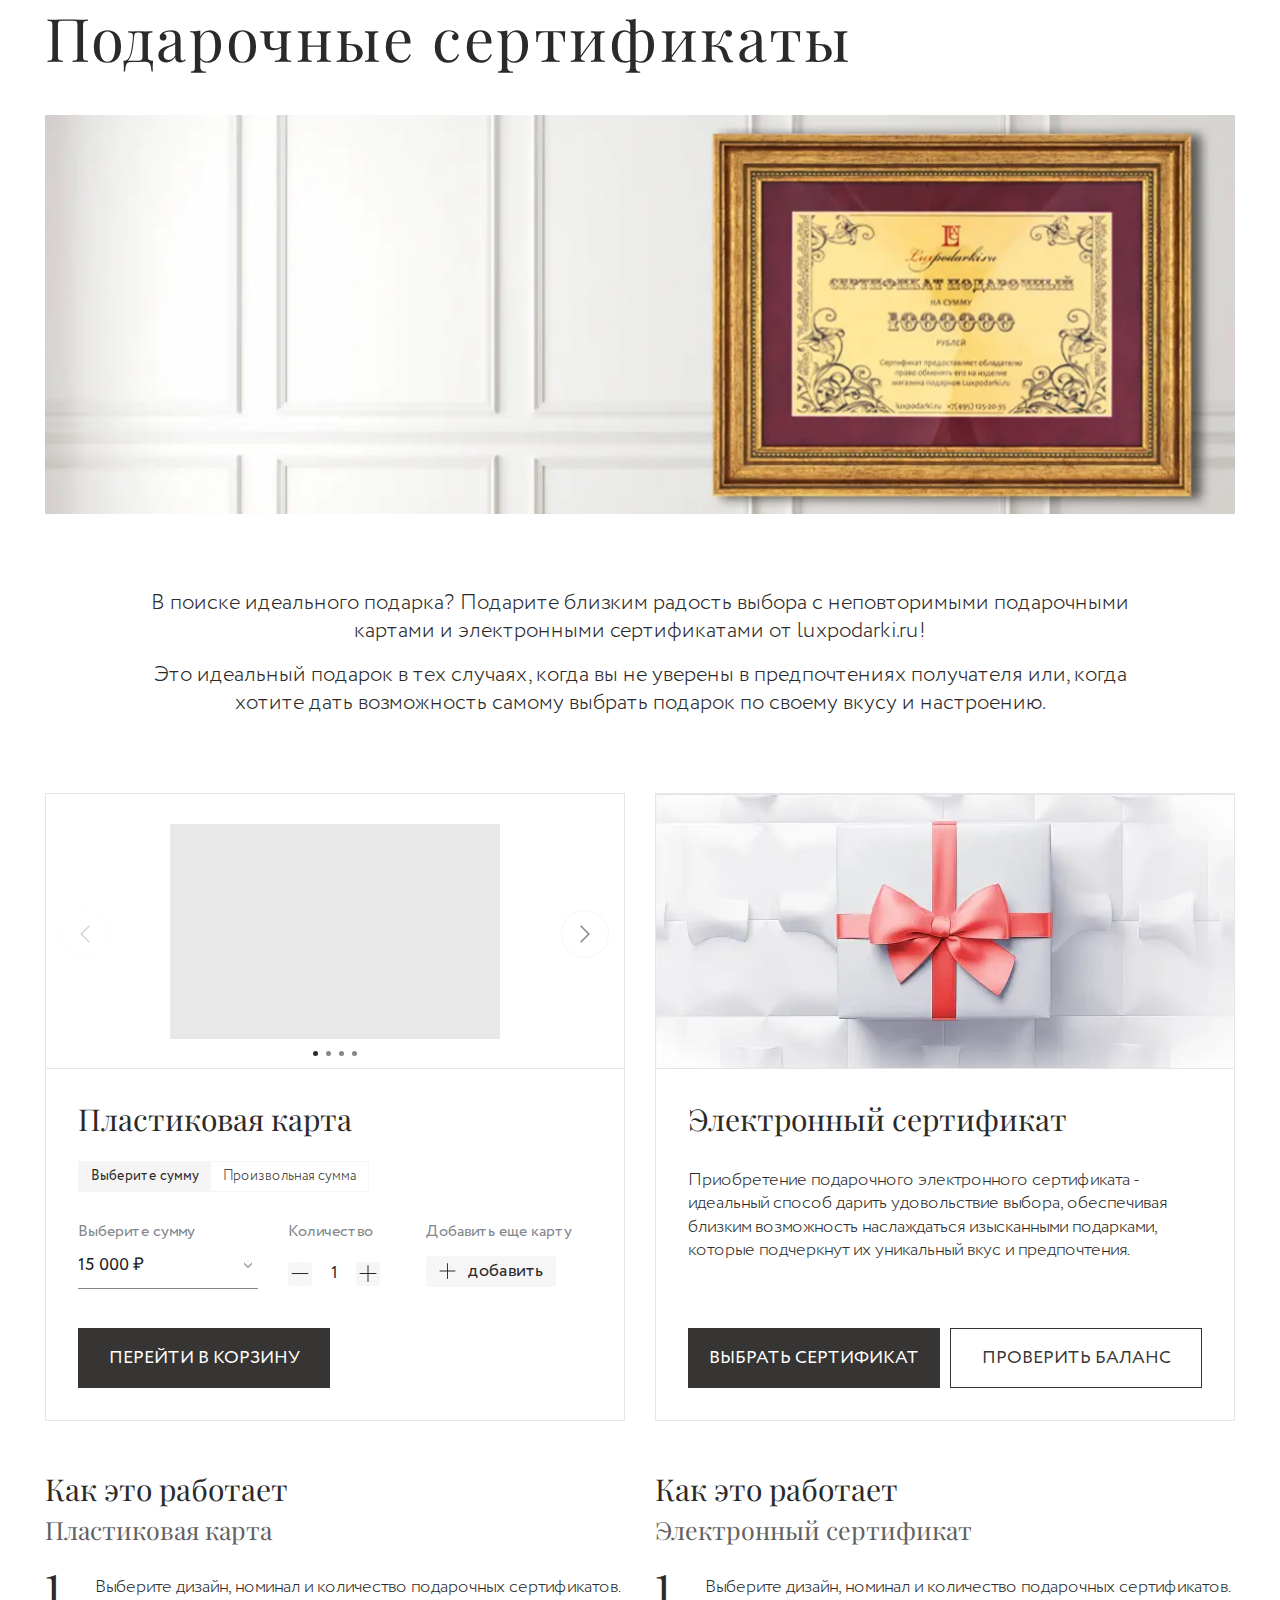
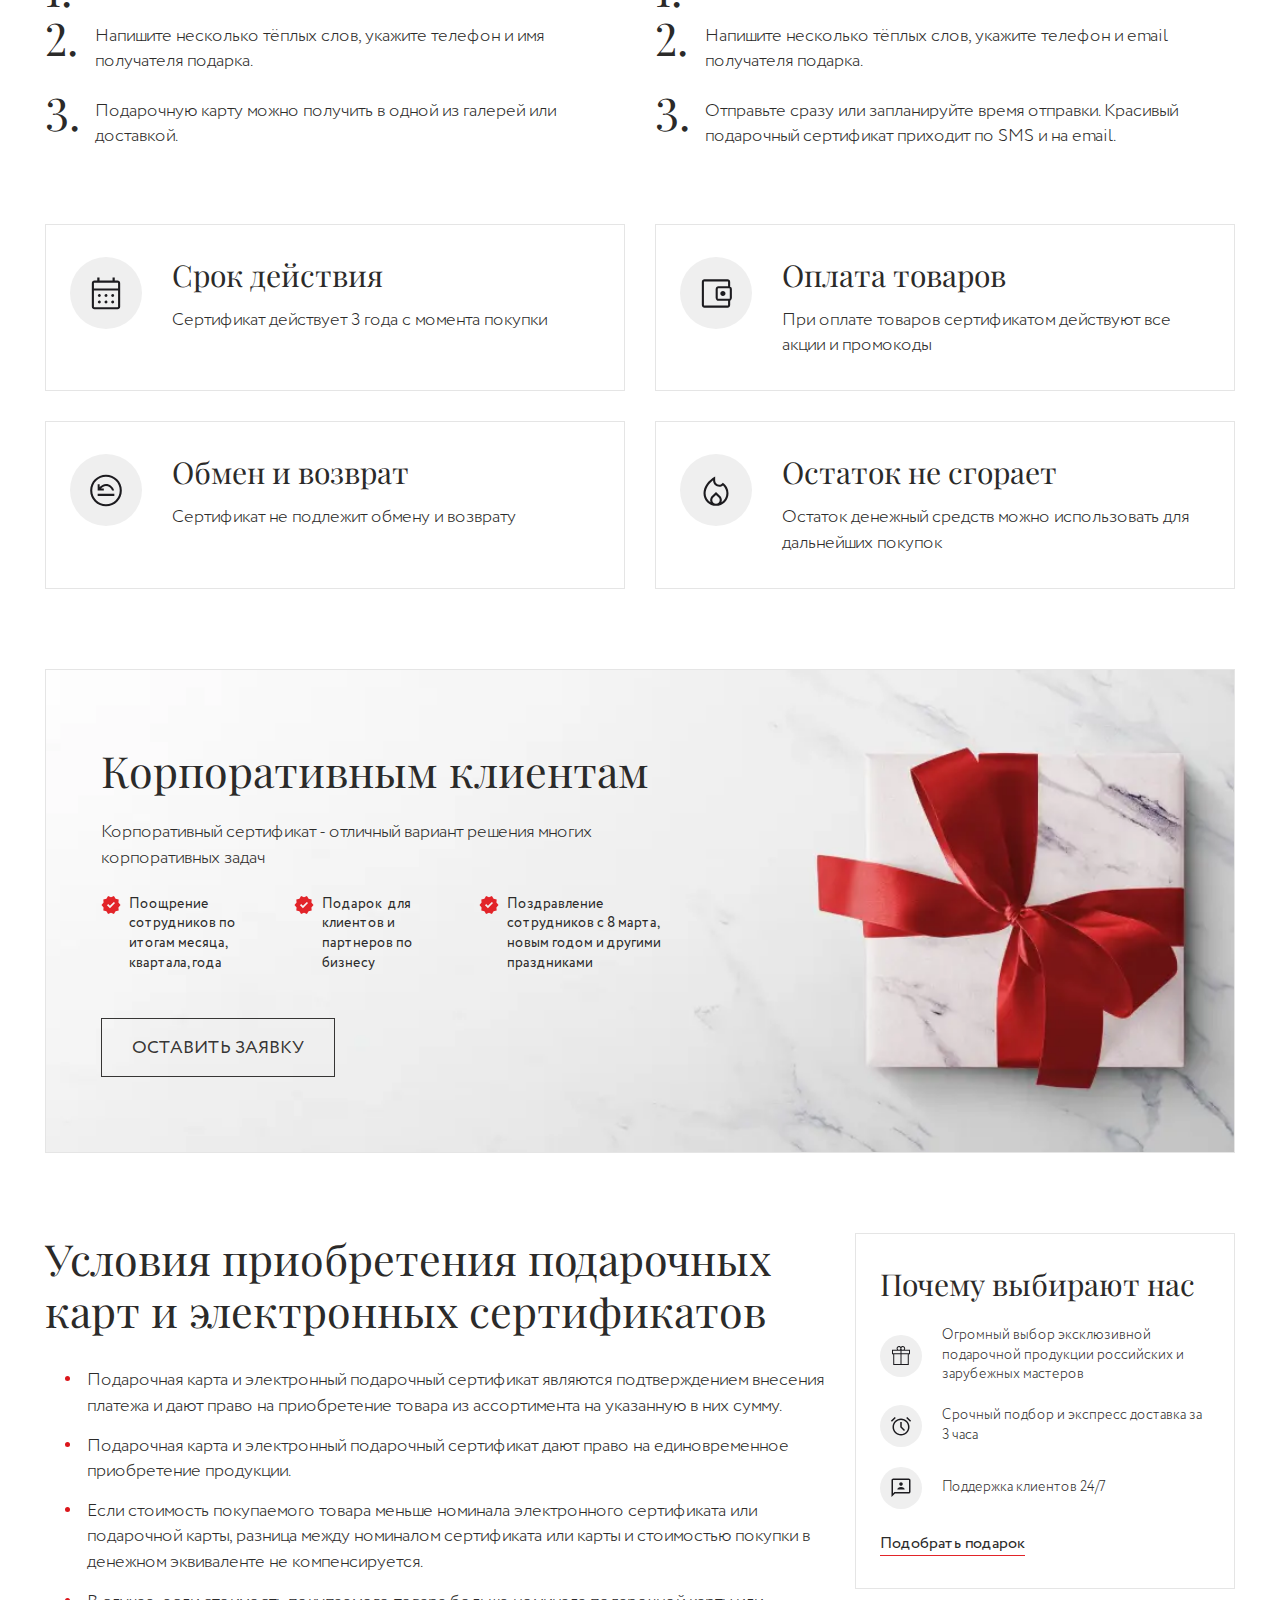
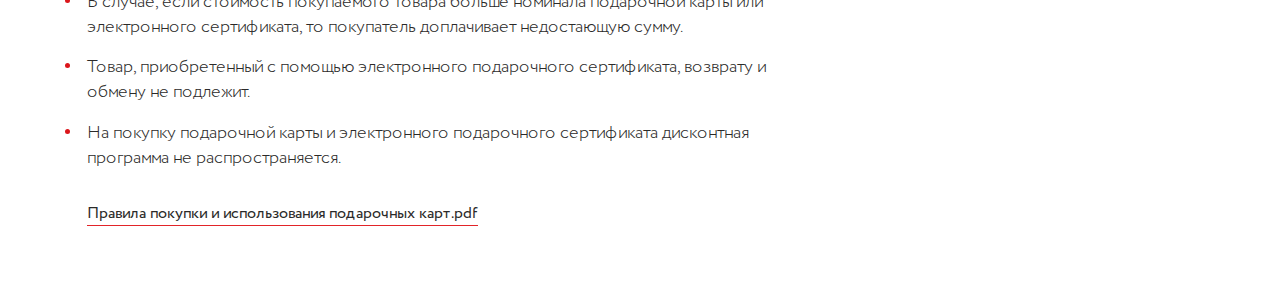
<file: certificate.html>
<!DOCTYPE html>
<html lang="en">

<head>
	<meta charset="UTF-8">
	<meta name="viewport" content="width=device-width, initial-scale=1.0">
	<meta name="keywords" content="">
	<link rel="stylesheet" href="css/libs.min.css">
	<link rel="stylesheet" href="css/style.min.css">
	<title>Подарочные сертификаты</title>
	<script src="https://api-maps.yandex.ru/2.1/?lang=ru_RU&apikey=9133eb49-3a97-4b2d-90be-6b80a97a5036" type="text/javascript"></script>
</head>


<body>

	<main class="main">
        <section class="certificate-main">
            <div class="container">
                <div class="certificate-main__inner">
                    <div class="certificate-main__title h1">Подарочные сертификаты</div>
                    <div class="certificate-main__img">
                        <img src="img/certificate-main__img.webp" alt="">
                    </div>
                    <div class="certificate-main__text">
                        <p>В поиске идеального подарка? Подарите близким радость выбора с неповторимыми подарочными картами и электронными сертификатами от luxpodarki.ru!</p>
                        <p>Это идеальный подарок в тех случаях, когда вы не уверены в предпочтениях получателя или, когда хотите дать возможность самому выбрать подарок по своему вкусу и настроению.</p>
                    </div>
                    <div class="certificate-main__cards">
                        <div class="certificate-main__card tabs-inner">
                            <div class="certificate-main__card-top">
                                <div class="certificate-main__card-slider">
                                    <div class="swiper mySwiper">
                                        <div class="swiper-wrapper">
                                            <div class="swiper-slide">
                                                <img src="img/certificate-main__img2.webp" alt="">
                                            </div>
                                            <div class="swiper-slide">
                                                <img src="img/certificate-main__img2.webp" alt="">
                                            </div>
                                            <div class="swiper-slide">
                                                <img src="img/certificate-main__img2.webp" alt="">
                                            </div>
                                            <div class="swiper-slide">
                                                <img src="img/certificate-main__img2.webp" alt="">
                                            </div>
                                        </div>
                                    </div>
                                    <div class="swiper-button-next">
                                        <svg width="10" height="18" viewBox="0 0 10 18" fill="none" xmlns="http://www.w3.org/2000/svg">
                                            <path d="M1.18209 17.6987L0.121094 16.6387L7.75812 9.00171L0.121094 1.36469L1.18209 0.304688L9.87912 9.00171L1.18209 17.6987Z" fill="#83878D"/>
                                        </svg>
                                    </div>
                                    <div class="swiper-button-prev">
                                        <svg width="10" height="18" viewBox="0 0 10 18" fill="none" xmlns="http://www.w3.org/2000/svg">
                                            <path d="M8.81791 17.6987L9.87891 16.6387L2.24188 9.00171L9.87891 1.36469L8.81791 0.304688L0.120876 9.00171L8.81791 17.6987Z" fill="#83878D"/>
                                        </svg>
                                    </div>
                                    <div class="swiper-pagination"></div>
                                </div>
                            </div>
                            <div class="certificate-main__card-desc">
                                <div class="certificate-main__card-title text30">Пластиковая карта</div>
                                <div class="certificate-main__tabs-wrap">
                                    <div class="certificate-main__card-tabs">
                                        <div data-tab-path="1" class="certificate-main__card-tab tab active-tab">
                                            <span>Выберите сумму</span>
                                        </div>
                                        <div data-tab-path="2" class="certificate-main__card-tab tab">
                                            <span>Произвольная сумма</span>
                                        </div>
                                    </div>
                                </div>
                                <div data-content-path="1" class="tab__content tab__content--active">
                                    <table class="cards-table">
                                        <thead>
                                            <tr>
                                                <th><div class="certificate-main__card-subtitle">Выберите сумму</div></th>
                                                <th><div class="certificate-main__card-subtitle">Количество</div></th>
                                                <th><div class="certificate-main__card-subtitle">Добавить еще карту</div></th>
                                            </tr>
                                        </thead>
                                        <tbody>
                                        <tr>
                                            <td>
                                                <div class="certificate-main__card-select custom_select">
                                                    <select>
                                                        <option value="15 000 ₽">15 000 ₽</option>
                                                        <option value="10 000 ₽">10 000 ₽</option>
                                                        <option value="10 000 ₽">5 000 ₽</option>
                                                    </select>
                                                </div>
                                            </td>
                                            <td>
                                                <div class="cartcalc">
                                                    <div class="ccalc-minus">
                                                        <img src="img/minus.svg" alt="">
                                                    </div>
                                                    <input type="text" value="1">
                                                    <div class="ccalc-plus">
                                                        <img src="img/plus.svg" alt="">
                                                    </div>
                                                </div>
                                            </td>
                                            <td>
                                                <div class="add-wrap">
                                                    <button class="add-wrap__btn btn">
                                                        <i>
                                                            <img src="img/plus.svg" alt="">
                                                        </i>
                                                        <span>добавить</span>
                                                    </button>
                                                </div>
                                            </td>
                                        </tr>
                                        </tbody>
                                    </table>
                                </div>
                                <div data-content-path="2" class="tab__content">
                                    <table class="cards-table2">
                                        <thead>
                                        <tr>
                                            <th><div class="certificate-main__card-subtitle">Укажите сумму</div></th>
                                            <th><div class="certificate-main__card-subtitle">Количество</div></th>
                                            <th><div class="certificate-main__card-subtitle">Добавить еще карту</div></th>
                                        </tr>
                                        </thead>
                                        <tbody>
                                        <tr>
                                            <td>
                                                <div class="certificate-main__card-input input-number">
                                                    <input class="money" type="number" />
                                                </div>
                                            </td>
                                            <td>
                                                <div class="cartcalc">
                                                    <div class="ccalc-minus">
                                                        <img src="img/minus.svg" alt="">
                                                    </div>
                                                    <input type="text" value="1">
                                                    <div class="ccalc-plus">
                                                        <img src="img/plus.svg" alt="">
                                                    </div>
                                                </div>
                                            </td>
                                            <td>
                                                <div class="add-wrap">
                                                    <button class="add-wrap__btn btn">
                                                        <i>
                                                            <img src="img/plus.svg" alt="">
                                                        </i>
                                                        <span>добавить</span>
                                                    </button>
                                                </div>
                                            </td>
                                        </tr>
                                        </tbody>
                                    </table>
                                </div>
                                <div class="certificate-main__card-btns">
                                    <button class="certificate-main__card-btn btn btn-black">
                                        <span>Перейти в корзину</span>
                                    </button>
                                </div>
                            </div>
                        </div>
                        <div class="certificate-main__card">
                            <div class="certificate-main__card-top">
                                <div class="certificate-main__card-img">
                                    <img src="img/certificate-main__img3.webp" alt="">
                                </div>
                            </div>
                            <div class="certificate-main__card-desc">
                                <div class="certificate-main__card-title text30">Электронный сертификат</div>
                                <div class="certificate-main__card-text">
                                    <p>Приобретение подарочного электронного сертификата - идеальный способ дарить удовольствие выбора, обеспечивая близким возможность наслаждаться изысканными подарками, которые подчеркнут их уникальный вкус и предпочтения.</p>
                                </div>
                                <div class="certificate-main__card-btns">
                                    <button class="certificate-main__card-btn btn btn-black">
                                        <span>выбрать сертификат</span>
                                    </button>
                                    <button class="certificate-main__card-btn btn btn-black__outline">
                                        <span>Проверить Баланс</span>
                                    </button>
                                </div>
                            </div>
                        </div>
                    </div>
                </div>
            </div>
        </section>
        <section class="certificate-info">
            <div class="container">
                <div class="certificate-info__inner tabs-inner">
                    <div class="certificate-info__title mob-title text30">Как это работает</div>
                    <div class="certificate-info__tabs">
                        <div data-tab-path="1" class="certificate-info__tab tab active-tab">
                            <span>Пластиковая карта</span>
                        </div>
                        <div data-tab-path="2" class="certificate-info__tab tab">
                            <span>Электронный сертификат</span>
                        </div>
                    </div>
                    <div class="certificate-info__wrap">
                        <div data-content-path="1" class="certificate-info__left tab__content tab__content--active">
                            <div class="certificate-info__title text30">Как это работает</div>
                            <div class="certificate-info__subtitle">Пластиковая карта</div>
                            <ul class="certificate-info__list">
                                <li><span>1.</span>Выберите дизайн, номинал и количество подарочных сертификатов.</li>
                                <li><span>2.</span>Напишите несколько тёплых слов, укажите телефон и имя получателя подарка.</li>
                                <li><span>3.</span>Подарочную карту можно получить в одной из галерей или доставкой.</li>
                            </ul>
                        </div>
                        <div data-content-path="2" class="certificate-info__right tab__content">
                            <div class="certificate-info__title text30">Как это работает</div>
                            <div class="certificate-info__subtitle">Электронный сертификат</div>
                            <ul class="certificate-info__list">
                                <li><span>1.</span>Выберите дизайн, номинал и количество подарочных сертификатов.</li>
                                <li><span>2.</span>Напишите несколько тёплых слов, укажите телефон и email получателя подарка.</li>
                                <li><span>3.</span>Отправьте сразу или запланируйте время отправки. Красивый подарочный сертификат приходит по SMS и на email.</li>
                            </ul>
                        </div>
                    </div>
                    <div class="certificate-info__cards">
                        <div class="certificate-info__card">
                            <div class="certificate-info__card-icon">
                                <img src="img/certificate-info__icon.svg" alt="">
                            </div>
                            <div class="certificate-info__card-desc">
                                <div class="certificate-info__card-title text30">Срок действия</div>
                                <div class="certificate-info__card-text">
                                    <p>Сертификат действует 3 года с момента покупки</p>
                                </div>
                            </div>
                        </div>
                        <div class="certificate-info__card">
                            <div class="certificate-info__card-icon">
                                <img src="img/certificate-info__icon2.svg" alt="">
                            </div>
                            <div class="certificate-info__card-desc">
                                <div class="certificate-info__card-title text30">Оплата товаров</div>
                                <div class="certificate-info__card-text">
                                    <p>При оплате товаров сертификатом действуют все акции и промокоды</p>
                                </div>
                            </div>
                        </div>
                        <div class="certificate-info__card">
                            <div class="certificate-info__card-icon">
                                <img src="img/certificate-info__icon3.svg" alt="">
                            </div>
                            <div class="certificate-info__card-desc">
                                <div class="certificate-info__card-title text30">Обмен и возврат</div>
                                <div class="certificate-info__card-text">
                                    <p>Сертификат не подлежит обмену и возврату</p>
                                </div>
                            </div>
                        </div>
                        <div class="certificate-info__card">
                            <div class="certificate-info__card-icon">
                                <img src="img/certificate-info__icon4.svg" alt="">
                            </div>
                            <div class="certificate-info__card-desc">
                                <div class="certificate-info__card-title text30">Остаток не сгорает</div>
                                <div class="certificate-info__card-text">
                                    <p>Остаток денежный средств можно использовать для дальнейших покупок</p>
                                </div>
                            </div>
                        </div>
                    </div>
                </div>
            </div>
        </section>
        <section class="certificate-info2">
            <div class="container">
                <div class="certificate-info2__inner">
                    <div class="certificate-info2__wrap">
                        <div class="certificate-info2__title">Корпоративным клиентам</div>
                        <div class="certificate-info2__subtitle">Корпоративный сертификат - отличный вариант решения многих корпоративных задач</div>
                        <ul class="certificate-info2__list">
                            <li>
                                <i>
                                    <img src="img/certificate-info2__icon.svg" alt="">
                                </i>
                                Поощрение сотрудников по итогам месяца, квартала, года
                            </li>
                            <li>
                                <i>
                                    <img src="img/certificate-info2__icon.svg" alt="">
                                </i>
                                Подарок  для клиентов и партнеров по бизнесу
                            </li>
                            <li>
                                <i>
                                    <img src="img/certificate-info2__icon.svg" alt="">
                                </i>
                                Поздравление сотрудников с 8 марта, новым годом и другими праздниками
                            </li>
                        </ul>
                        <button data-modal="contactModal" class="certificate-info2__btn btn btn-black__outline">
                            <span>Оставить заявку</span>
                        </button>
                    </div>
                </div>
            </div>
        </section>
        <section class="certificate-info3">
            <div class="container">
                <div class="certificate-info3__inner">
                    <div class="certificate-info3__left">
                        <div class="certificate-info3__title">Условия приобретения подарочных карт и электронных сертификатов</div>
                        <ul class="certificate-info3__list">
                            <li>Подарочная карта и электронный подарочный сертификат являются подтверждением внесения платежа и дают право на приобретение товара из ассортимента на указанную в них сумму.</li>
                            <li>Подарочная карта и электронный подарочный сертификат дают право на единовременное приобретение продукции.</li>
                            <li>Если стоимость покупаемого товара меньше номинала электронного сертификата или подарочной карты, разница между номиналом сертификата или карты и стоимостью покупки в денежном эквиваленте не компенсируется.</li>
                            <li>В случае, если стоимость покупаемого товара больше номинала подарочной карты или электронного сертификата, то покупатель доплачивает недостающую сумму.</li>
                            <li>Товар, приобретенный с помощью электронного подарочного сертификата, возврату и обмену не подлежит.</li>
                            <li>На покупку подарочной карты и электронного подарочного сертификата дисконтная программа не распространяется.</li>
                        </ul>
                        <a href="" download="" class="certificate-info3__link">Правила покупки и использования подарочных карт.pdf</a>
                    </div>
                    <div class="certificate-info3__right">
                        <div class="certificate-info3__subtitle text30">Почему выбирают нас</div>
                        <div class="certificate-info3__items">
                            <div class="certificate-info3__item">
                                <div class="certificate-info3__item-icon">
                                    <img src="img/certificate-info3__icon.svg" alt="">
                                </div>
                                <div class="certificate-info3__item-text">
                                    <p>Огромный выбор эксклюзивной подарочной продукции российских и зарубежных мастеров</p>
                                </div>
                            </div>
                            <div class="certificate-info3__item">
                                <div class="certificate-info3__item-icon">
                                    <img src="img/certificate-info3__icon2.svg" alt="">
                                </div>
                                <div class="certificate-info3__item-text">
                                    <p>Срочный подбор и экспресс доставка за 3 часа</p>
                                </div>
                            </div>
                            <div class="certificate-info3__item">
                                <div class="certificate-info3__item-icon">
                                    <img src="img/certificate-info3__icon3.svg" alt="">
                                </div>
                                <div class="certificate-info3__item-text">
                                    <p>Поддержка клиентов 24/7</p>
                                </div>
                            </div>
                        </div>
                        <a href="" class="certificate-info3__link">Подобрать подарок</a>
                    </div>
                </div>
            </div>
        </section>
    </main>

    <div class="modal" id="contactModal">
        <div class="modal__dialog">
            <button type="button" class="_close-modal modal__close" data-bs-dismiss="modal" aria-label="Close">
                <img src="img/close.svg" alt="">
            </button>
            <div class="modal__content">
                <div class="modal__title">Корпоративный заказ подарочных карт</div>
                <form class="form modal-form">
                    <div class="form-group modal-form__group">
                        <label>Название организации <span></span></label>
                        <input type="text" placeholder="Название вашей организации">
                    </div>
                    <div class="form-group modal-form__group">
                        <label>Эл. почта контактного лица организации</label>
                        <input type="text" placeholder="Название вашей организации">
                    </div>
                    <div class="form-group modal-form__group">
                        <label>Телефон контактного лица организации <span></span></label>
                        <div class="input-phone">
                            <input type="text" placeholder="000 000-00-00">
                        </div>
                    </div>
                    <div class="form-group modal-form__group">
                        <label>Заказ</label>
                        <textarea placeholder="Комментарий к заказу"></textarea>
                    </div>
                    <button class="form__btn modal-form__btn btn btn-black__outline">
                        <span>Отправить</span>
                    </button>
                    <div class="form__check modal-form__check">
                        <input type="checkbox" checked>
                        <label>Я соглашаюсь с условиями <a href="">политики конфиденциальности</a></label>
                    </div>
                </form>
            </div>
        </div>
    </div>

	<script src="js/libs.min.js"></script>
<script src="js/main.min.js"></script>
</body>

</html>
</file>
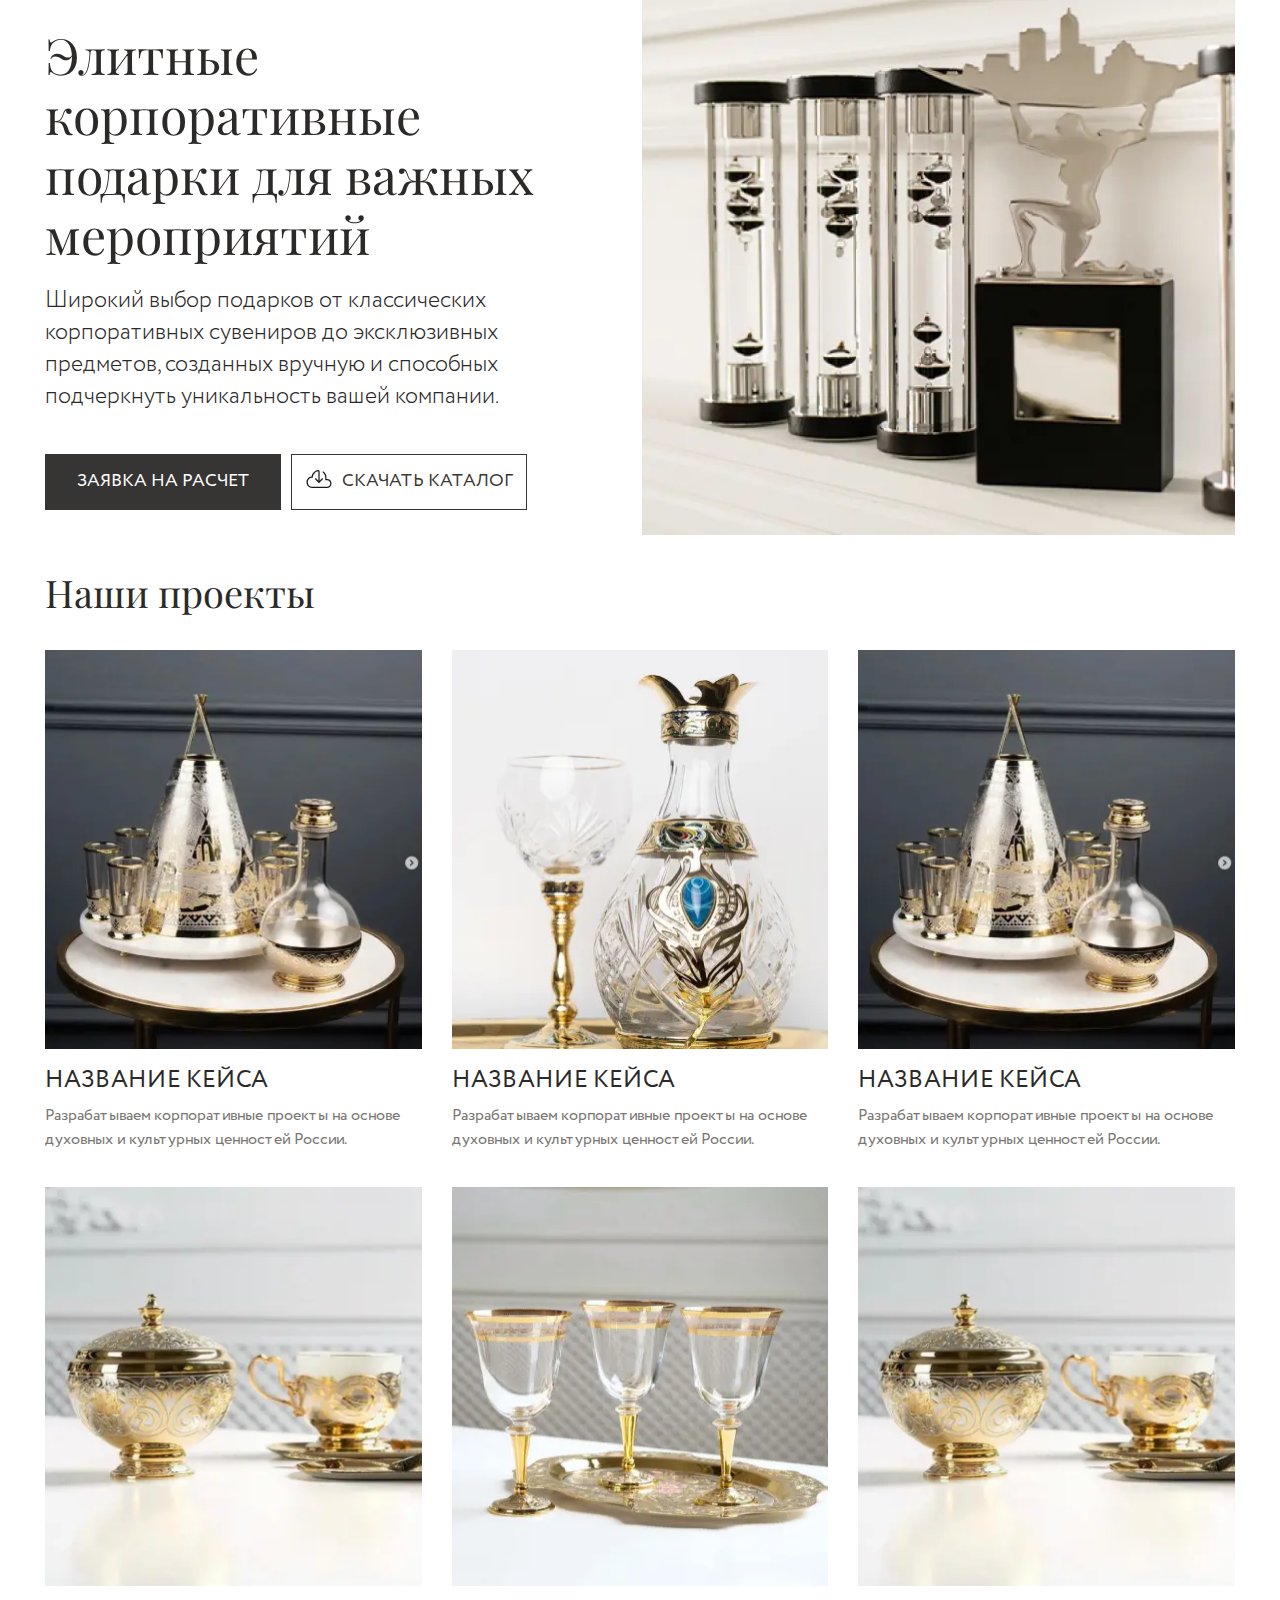
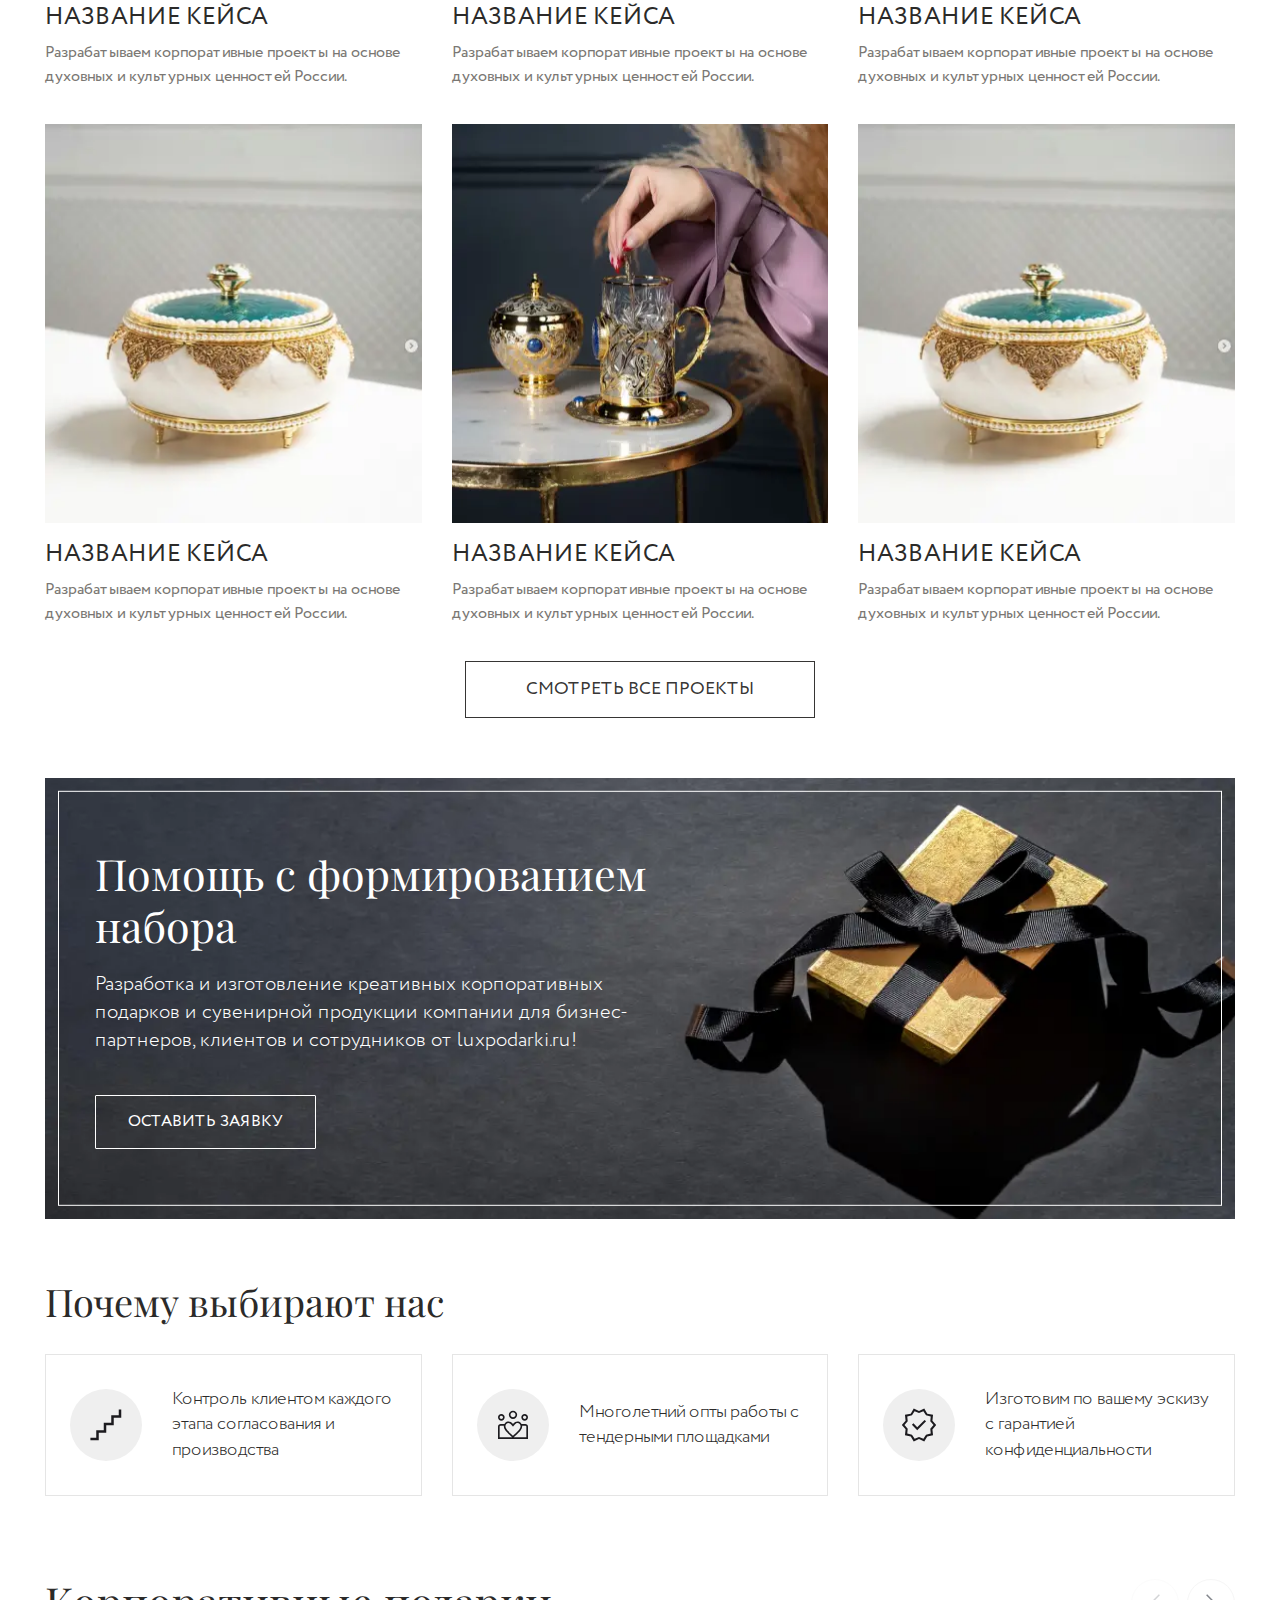
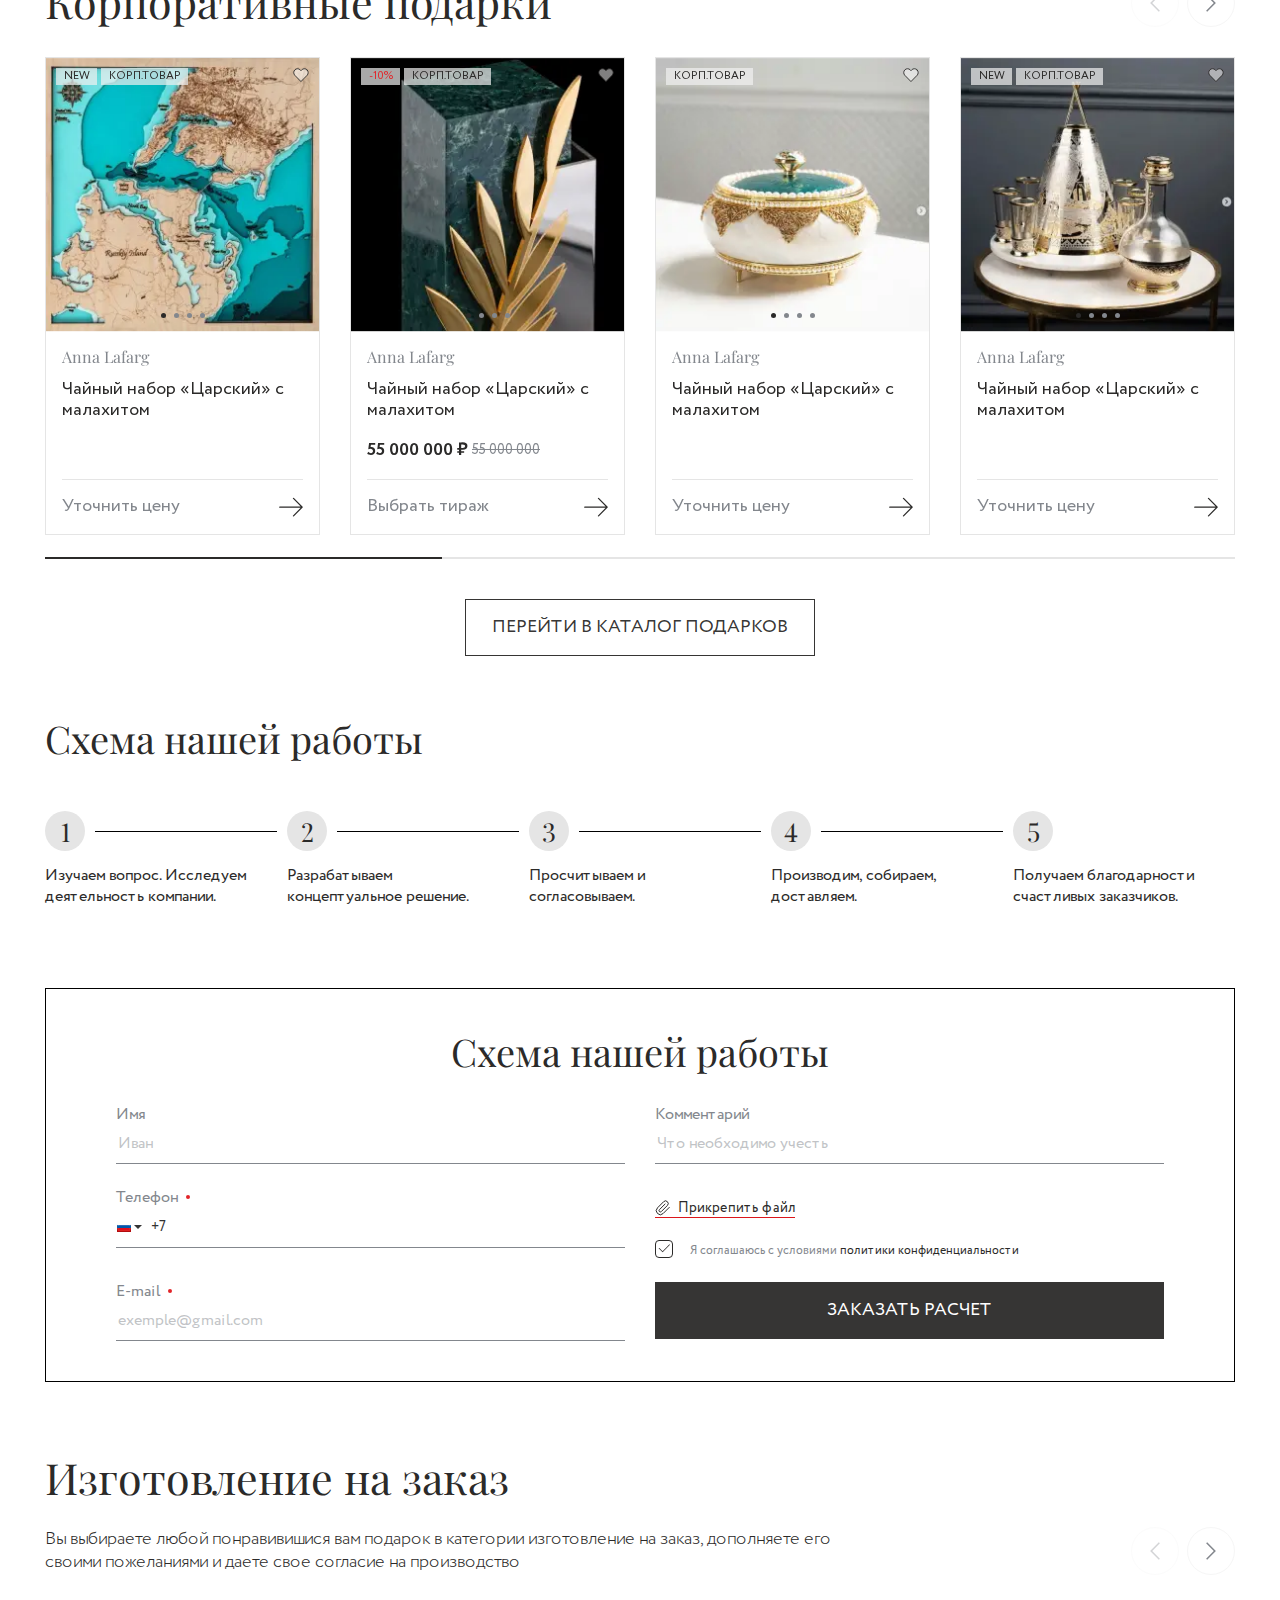
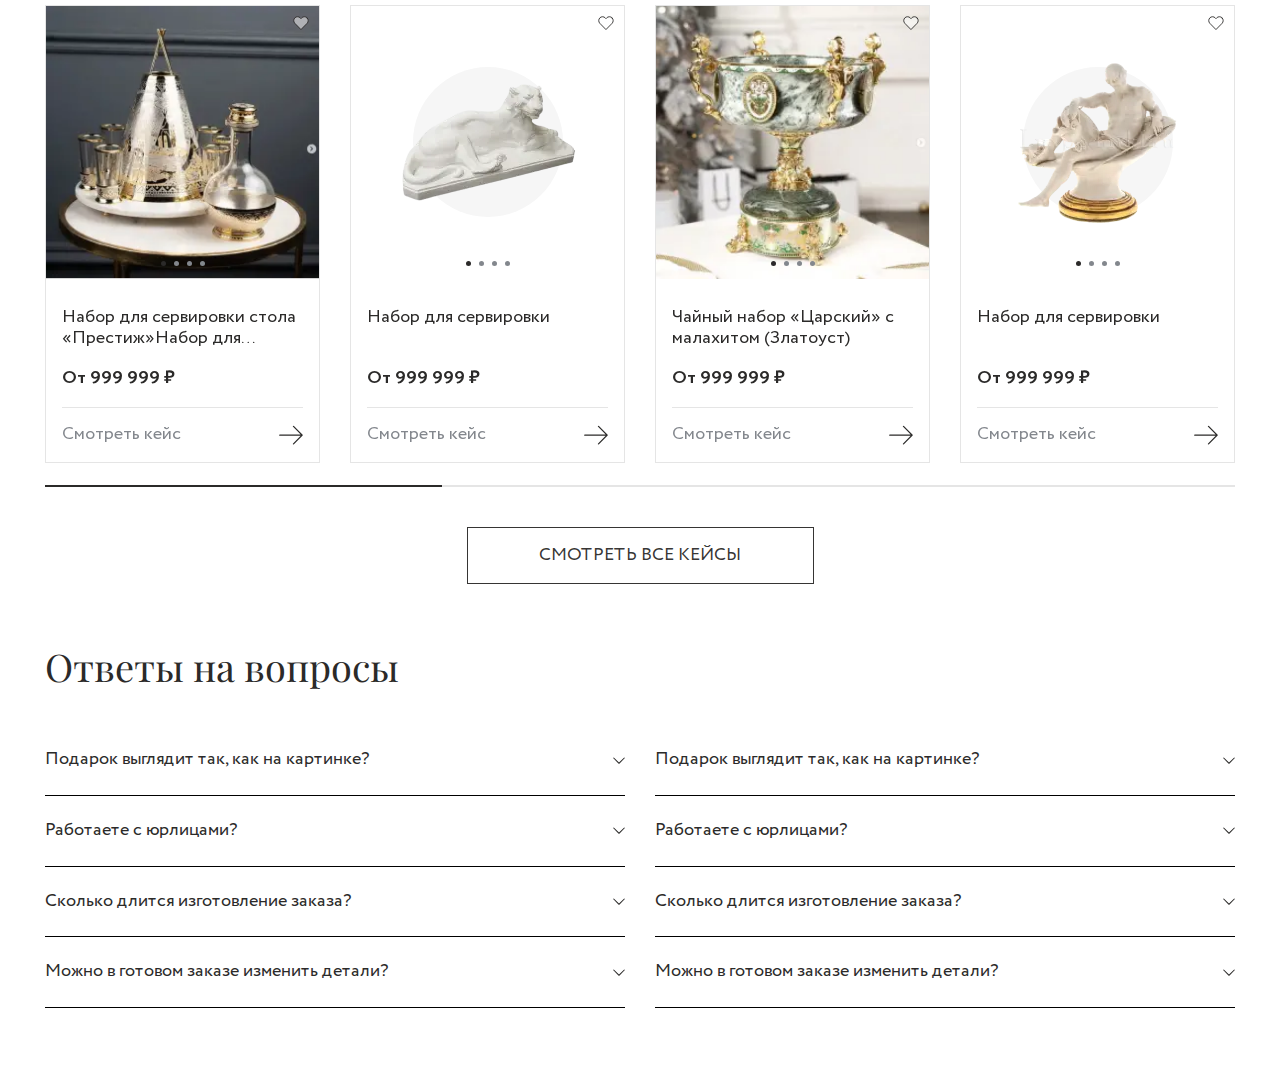
<file: corporate-gifts.html>
<!DOCTYPE html>
<html lang="en">

<head>
	<meta charset="UTF-8">
	<meta name="viewport" content="width=device-width, initial-scale=1.0">
	<meta name="keywords" content="">
	<link rel="stylesheet" href="css/libs.min.css">
	<link rel="stylesheet" href="css/style.min.css">
	<title>Корпоративным клиентам</title>
	<script src="https://api-maps.yandex.ru/2.1/?lang=ru_RU&apikey=9133eb49-3a97-4b2d-90be-6b80a97a5036" type="text/javascript"></script>
</head>


<body>

	<main class="main">
        <section class="gifts-main">
			<div class="container">
				<div class="gifts-main__inner">
					<div class="gifts-main__desc">
						<h1 class="gifts-main__title">Элитные корпоративные подарки для важных мероприятий</h1>
						<div class="gifts-main__text">
							<p>Широкий выбор подарков от классических корпоративных сувениров до эксклюзивных предметов, созданных вручную и способных подчеркнуть уникальность вашей компании.</p>
						</div>
						<div class="gifts-main__btns">
							<a href="#gifts-connection" class="gifts-main__btn btn btn-black">
								<span>Заявка на расчет</span>
							</a>
							<a download="" href="" class="gifts-main__btn btn btn-black__outline">
								<i>
									<svg width="26" height="18" viewBox="0 0 26 18" fill="none" xmlns="http://www.w3.org/2000/svg">
										<path d="M6.125 18C4.56571 18 3.23839 17.4379 2.14303 16.3137C1.04768 15.1896 0.5 13.822 0.5 12.2111C0.5 10.731 0.989583 9.41722 1.96875 8.26986C2.94792 7.12253 4.16506 6.50663 5.62019 6.42218C5.83012 4.82285 6.60736 3.35266 7.95191 2.0116C9.29647 0.670532 10.7708 0 12.375 0C12.7099 0 13.002 0.128729 13.2512 0.386189C13.5004 0.643649 13.625 0.945393 13.625 1.29142V10.6937L16.2019 8.04636L17.0865 8.96027L13 13.1821L8.91347 8.96027L9.79806 8.04636L12.375 10.6937V1.29142C10.8077 1.36094 9.47836 2.065 8.38703 3.40359C7.29568 4.74215 6.75 6.16392 6.75 7.66888H6.125C4.91667 7.66888 3.88542 8.11011 3.03125 8.99256C2.17708 9.87501 1.75 10.9404 1.75 12.1887C1.75 13.4371 2.17708 14.5025 3.03125 15.3849C3.88542 16.2674 4.91667 16.7086 6.125 16.7086H21.125C22 16.7086 22.7396 16.3965 23.3438 15.7724C23.9479 15.1482 24.25 14.3841 24.25 13.4801C24.25 12.5762 23.9479 11.8121 23.3438 11.1879C22.7396 10.5637 22 10.2517 21.125 10.2517H19.25V7.66888C19.25 6.60267 19.0208 5.62296 18.5625 4.72975C18.1042 3.83653 17.5 3.0944 16.75 2.50333V0.966055C17.9231 1.63659 18.8414 2.57244 19.5048 3.7736C20.1683 4.97477 20.5 6.27319 20.5 7.66888V8.96027H21.2692C22.4663 9.00001 23.4708 9.45406 24.2825 10.3224C25.0942 11.1908 25.5 12.2434 25.5 13.4801C25.5 14.7467 25.0773 15.8166 24.232 16.69C23.3866 17.5633 22.351 18 21.125 18H6.125Z" fill="#1C1B1F"/>
									</svg>
								</i>
								<span>Скачать каталог</span>
							</a>
						</div>
					</div>
					<div class="gifts-main__img">
						<img src="img/gifts-main__img.webp" alt="">
						<img src="img/gifts-main__img2.webp" alt="">
					</div>
				</div>
			</div>
		</section>
    	<section class="projects">
			<div class="container">
				<div class="projects__inner">
					<h3 class="projects__title">Наши проекты</h3>
					<div class="projects__cards">
						<div class="project-card">
							<div class="project-card__img">
								<img src="img/project-img.webp" alt="">
							</div>
							<div class="project-card__desc">
								<div class="project-card__title">Название кейса</div>
								<div class="project-card__text">
									<p>Разрабатываем корпоративные проекты на основе духовных и культурных ценностей России.</p>
								</div>
							</div>
						</div>
						<div class="project-card">
							<div class="project-card__img">
								<img src="img/project-img2.webp" alt="">
							</div>
							<div class="project-card__desc">
								<div class="project-card__title">Название кейса</div>
								<div class="project-card__text">
									<p>Разрабатываем корпоративные проекты на основе духовных и культурных ценностей России.</p>
								</div>
							</div>
						</div>
						<div class="project-card">
							<div class="project-card__img">
								<img src="img/project-img.webp" alt="">
							</div>
							<div class="project-card__desc">
								<div class="project-card__title">Название кейса</div>
								<div class="project-card__text">
									<p>Разрабатываем корпоративные проекты на основе духовных и культурных ценностей России.</p>
								</div>
							</div>
						</div>
						<div class="project-card">
							<div class="project-card__img">
								<img src="img/project-img3.webp" alt="">
							</div>
							<div class="project-card__desc">
								<div class="project-card__title">Название кейса</div>
								<div class="project-card__text">
									<p>Разрабатываем корпоративные проекты на основе духовных и культурных ценностей России.</p>
								</div>
							</div>
						</div>
						<div class="project-card">
							<div class="project-card__img">
								<img src="img/project-img4.webp" alt="">
							</div>
							<div class="project-card__desc">
								<div class="project-card__title">Название кейса</div>
								<div class="project-card__text">
									<p>Разрабатываем корпоративные проекты на основе духовных и культурных ценностей России.</p>
								</div>
							</div>
						</div>
						<div class="project-card">
							<div class="project-card__img">
								<img src="img/project-img3.webp" alt="">
							</div>
							<div class="project-card__desc">
								<div class="project-card__title">Название кейса</div>
								<div class="project-card__text">
									<p>Разрабатываем корпоративные проекты на основе духовных и культурных ценностей России.</p>
								</div>
							</div>
						</div>
						<div class="project-card">
							<div class="project-card__img">
								<img src="img/project-img5.webp" alt="">
							</div>
							<div class="project-card__desc">
								<div class="project-card__title">Название кейса</div>
								<div class="project-card__text">
									<p>Разрабатываем корпоративные проекты на основе духовных и культурных ценностей России.</p>
								</div>
							</div>
						</div>
						<div class="project-card">
							<div class="project-card__img">
								<img src="img/project-img6.webp" alt="">
							</div>
							<div class="project-card__desc">
								<div class="project-card__title">Название кейса</div>
								<div class="project-card__text">
									<p>Разрабатываем корпоративные проекты на основе духовных и культурных ценностей России.</p>
								</div>
							</div>
						</div>
						<div class="project-card">
							<div class="project-card__img">
								<img src="img/project-img5.webp" alt="">
							</div>
							<div class="project-card__desc">
								<div class="project-card__title">Название кейса</div>
								<div class="project-card__text">
									<p>Разрабатываем корпоративные проекты на основе духовных и культурных ценностей России.</p>
								</div>
							</div>
						</div>
					</div>
					<div class="projects__bottom">
						<button class="projects__btn btn btn-black__outline">
							<span>Смотреть все проекты</span>
						</button>
					</div>
				</div>
			</div>
		</section>
		<section class="banner gifts-banner">
			<div class="container">
				<div class="banner__inner">
					<div class="banner__desc">
						<h2 class="banner__title text43">Помощь с формированием набора</h2>
						<div class="banner__text">
							<p>Разработка и изготовление креативных корпоративных подарков и сувенирной продукции компании для бизнес-партнеров, клиентов и сотрудников от luxpodarki.ru!</p>
						</div>
						<a href="#gifts-connection" class="banner__btn banner__btn2 btn">
							<span>Оставить заявку</span>
						</a>
					</div>
				</div>
			</div>
		</section>
		<section class="gifts-advantages">
			<div class="container">
				<div class="gifts-advantages__inner">
					<h3 class="gifts-advantages__title">Почему выбирают нас</h3>
					<div class="gifts-advantages__cards">
						<div class="certificate-info__card">
							<div class="certificate-info__card-icon">
								<img src="img/gifts-advantages__icon.svg" alt="">
							</div>
							<div class="certificate-info__card-desc">
								<div class="certificate-info__card-text">
									<p>Контроль клиентом каждого этапа согласования и производства</p>
								</div>
							</div>
						</div>
						<div class="certificate-info__card">
							<div class="certificate-info__card-icon">
								<img src="img/gifts-advantages__icon2.svg" alt="">
							</div>
							<div class="certificate-info__card-desc">
								<div class="certificate-info__card-text">
									<p>Многолетний опты работы с тендерными площадками</p>
								</div>
							</div>
						</div>
						<div class="certificate-info__card">
							<div class="certificate-info__card-icon">
								<img src="img/gifts-advantages__icon3.svg" alt="">
							</div>
							<div class="certificate-info__card-desc">
								<div class="certificate-info__card-text">
									<p>Изготовим по вашему эскизу с гарантией конфиденциальности</p>
								</div>
							</div>
						</div>
					</div>
				</div>
			</div>
		</section>
		<section class="products gifts-products">
			<div class="container">
				<div class="products__inner">
					<div class="gifts-products__top">
						<h3 class="products__title text43">Корпоративные подарки</h3>
						<div class="gifts-products__slider-btns">
							<div class="swiper-button-prev">
								<svg width="10" height="18" viewBox="0 0 10 18" fill="none" xmlns="http://www.w3.org/2000/svg">
									<path d="M8.81791 17.6987L9.87891 16.6387L2.24188 9.00171L9.87891 1.36469L8.81791 0.304688L0.120876 9.00171L8.81791 17.6987Z" fill="#83878D"/>
								</svg>
							</div>
							<div class="swiper-button-next">
								<svg width="10" height="18" viewBox="0 0 10 18" fill="none" xmlns="http://www.w3.org/2000/svg">
									<path d="M1.18209 17.6987L0.121094 16.6387L7.75812 9.00171L0.121094 1.36469L1.18209 0.304688L9.87912 9.00171L1.18209 17.6987Z" fill="#83878D"/>
								</svg>
							</div>
						</div>
					</div>
					<div class="products__slider">
						<div class="swiper swiper-main2 mySwiper">
							<div class="swiper-wrapper">
								<div class="swiper-slide product-card">
									<div class="product-card__top">
										<div class="product-card__info">
											<div class="product-card__new">NEW</div>
											<div class="product-card__new">корп.товар</div>
											<div class="product-card__favorite favorite">
												<svg width="18" height="16" viewBox="0 0 18 16" fill="none" xmlns="http://www.w3.org/2000/svg">
													<path d="M15.8248 2.10426C15.428 1.69969 14.9569 1.37875 14.4384 1.15979C13.9199 0.940826 13.3641 0.828125 12.8028 0.828125C12.2415 0.828125 11.6857 0.940826 11.1672 1.15979C10.6487 1.37875 10.1775 1.69969 9.78074 2.10426L8.95725 2.9435L8.13376 2.10426C7.33226 1.28744 6.2452 0.828548 5.11171 0.828548C3.97822 0.828548 2.89116 1.28744 2.08966 2.10426C1.28817 2.92109 0.837891 4.02895 0.837891 5.18412C0.837891 6.33928 1.28817 7.44714 2.08966 8.26397L2.91315 9.10321L8.95725 15.2629L15.0013 9.10321L15.8248 8.26397C16.2218 7.85958 16.5367 7.37945 16.7516 6.851C16.9664 6.32255 17.077 5.75613 17.077 5.18412C17.077 4.6121 16.9664 4.04568 16.7516 3.51723C16.5367 2.98878 16.2218 2.50865 15.8248 2.10426V2.10426Z" fill="white" fill-opacity="0.5" stroke="#2B2A29" stroke-linecap="round" stroke-linejoin="round"/>
												</svg>
											</div>
										</div>
										<div class="product-card__slider">
											<div class="swiper mySwiper">
												<div class="swiper-wrapper">
													<div class="swiper-slide swiper-slide2">
														<img src="img/product-card__img4.webp" alt="">
													</div>
													<div class="swiper-slide swiper-slide2">
														<img src="img/product-card__img4.webp" alt="">
													</div>
													<div class="swiper-slide swiper-slide2">
														<img src="img/product-card__img4.webp" alt="">
													</div>
													<div class="swiper-slide swiper-slide2">
														<img src="img/product-card__img4.webp" alt="">
													</div>
												</div>
											</div>
											<div class="swiper-pagination"></div>
										</div>
									</div>
									<div class="product-card__desc">
										<div class="product-card__title">Anna Lafarg</div>
										<div class="product-card__subtitle">Чайный набор «Царский» с малахитом</div>
										<div class="product-card__info2">
											<span>Уточнить цену</span>
											<i>
												<img src="img/arrow7.svg" alt="">
											</i>
										</div>
									</div>
								</div>
								<div class="swiper-slide product-card">
									<div class="product-card__top">
										<div class="product-card__info">
											<div class="product-card__discount">-10%</div>
											<div class="product-card__new">корп.товар</div>
											<div class="product-card__favorite favorite">
												<svg width="18" height="16" viewBox="0 0 18 16" fill="none" xmlns="http://www.w3.org/2000/svg">
													<path d="M15.8248 2.10426C15.428 1.69969 14.9569 1.37875 14.4384 1.15979C13.9199 0.940826 13.3641 0.828125 12.8028 0.828125C12.2415 0.828125 11.6857 0.940826 11.1672 1.15979C10.6487 1.37875 10.1775 1.69969 9.78074 2.10426L8.95725 2.9435L8.13376 2.10426C7.33226 1.28744 6.2452 0.828548 5.11171 0.828548C3.97822 0.828548 2.89116 1.28744 2.08966 2.10426C1.28817 2.92109 0.837891 4.02895 0.837891 5.18412C0.837891 6.33928 1.28817 7.44714 2.08966 8.26397L2.91315 9.10321L8.95725 15.2629L15.0013 9.10321L15.8248 8.26397C16.2218 7.85958 16.5367 7.37945 16.7516 6.851C16.9664 6.32255 17.077 5.75613 17.077 5.18412C17.077 4.6121 16.9664 4.04568 16.7516 3.51723C16.5367 2.98878 16.2218 2.50865 15.8248 2.10426V2.10426Z" fill="white" fill-opacity="0.5" stroke="#2B2A29" stroke-linecap="round" stroke-linejoin="round"/>
												</svg>
											</div>
										</div>
										<div class="product-card__slider">
											<div class="swiper mySwiper">
												<div class="swiper-wrapper">
													<div class="swiper-slide swiper-slide2">
														<img src="img/product-card__img5.webp" alt="">
													</div>
													<div class="swiper-slide swiper-slide2">
														<img src="img/product-card__img5.webp" alt="">
													</div>
													<div class="swiper-slide swiper-slide2">
														<img src="img/product-card__img5.webp" alt="">
													</div>
													<div class="swiper-slide swiper-slide2">
														<img src="img/product-card__img5.webp" alt="">
													</div>
												</div>
											</div>
											<div class="swiper-pagination"></div>
										</div>
									</div>
									<div class="product-card__desc">
										<div class="product-card__title">Anna Lafarg</div>
										<div class="product-card__subtitle">Чайный набор «Царский» с малахитом</div>
										<div class="product-card__price">
											<span>55 000 000 ₽</span>
											<span>55 000 000</span>
										</div>
										<div class="product-card__info2">
											<span>Выбрать тираж</span>
											<i>
												<img src="img/arrow7.svg" alt="">
											</i>
										</div>
									</div>
								</div>
								<div class="swiper-slide product-card">
									<div class="product-card__top">
										<div class="product-card__info">
											<div class="product-card__new">корп.товар</div>
											<div class="product-card__favorite favorite">
												<svg width="18" height="16" viewBox="0 0 18 16" fill="none" xmlns="http://www.w3.org/2000/svg">
													<path d="M15.8248 2.10426C15.428 1.69969 14.9569 1.37875 14.4384 1.15979C13.9199 0.940826 13.3641 0.828125 12.8028 0.828125C12.2415 0.828125 11.6857 0.940826 11.1672 1.15979C10.6487 1.37875 10.1775 1.69969 9.78074 2.10426L8.95725 2.9435L8.13376 2.10426C7.33226 1.28744 6.2452 0.828548 5.11171 0.828548C3.97822 0.828548 2.89116 1.28744 2.08966 2.10426C1.28817 2.92109 0.837891 4.02895 0.837891 5.18412C0.837891 6.33928 1.28817 7.44714 2.08966 8.26397L2.91315 9.10321L8.95725 15.2629L15.0013 9.10321L15.8248 8.26397C16.2218 7.85958 16.5367 7.37945 16.7516 6.851C16.9664 6.32255 17.077 5.75613 17.077 5.18412C17.077 4.6121 16.9664 4.04568 16.7516 3.51723C16.5367 2.98878 16.2218 2.50865 15.8248 2.10426V2.10426Z" fill="white" fill-opacity="0.5" stroke="#2B2A29" stroke-linecap="round" stroke-linejoin="round"/>
												</svg>
											</div>
										</div>
										<div class="product-card__slider">
											<div class="swiper mySwiper">
												<div class="swiper-wrapper">
													<div class="swiper-slide swiper-slide2">
														<img src="img/product-card__img6.webp" alt="">
													</div>
													<div class="swiper-slide swiper-slide2">
														<img src="img/product-card__img6.webp" alt="">
													</div>
													<div class="swiper-slide swiper-slide2">
														<img src="img/product-card__img6.webp" alt="">
													</div>
													<div class="swiper-slide swiper-slide2">
														<img src="img/product-card__img6.webp" alt="">
													</div>
												</div>
											</div>
											<div class="swiper-pagination"></div>
										</div>
									</div>
									<div class="product-card__desc">
										<div class="product-card__title">Anna Lafarg</div>
										<div class="product-card__subtitle">Чайный набор «Царский» с малахитом</div>
										<div class="product-card__info2">
											<span>Уточнить цену</span>
											<i>
												<img src="img/arrow7.svg" alt="">
											</i>
										</div>
									</div>
								</div>
								<div class="swiper-slide product-card">
									<div class="product-card__top">
										<div class="product-card__info">
											<div class="product-card__new">NEW</div>
											<div class="product-card__new">корп.товар</div>
											<div class="product-card__favorite favorite">
												<svg width="18" height="16" viewBox="0 0 18 16" fill="none" xmlns="http://www.w3.org/2000/svg">
													<path d="M15.8248 2.10426C15.428 1.69969 14.9569 1.37875 14.4384 1.15979C13.9199 0.940826 13.3641 0.828125 12.8028 0.828125C12.2415 0.828125 11.6857 0.940826 11.1672 1.15979C10.6487 1.37875 10.1775 1.69969 9.78074 2.10426L8.95725 2.9435L8.13376 2.10426C7.33226 1.28744 6.2452 0.828548 5.11171 0.828548C3.97822 0.828548 2.89116 1.28744 2.08966 2.10426C1.28817 2.92109 0.837891 4.02895 0.837891 5.18412C0.837891 6.33928 1.28817 7.44714 2.08966 8.26397L2.91315 9.10321L8.95725 15.2629L15.0013 9.10321L15.8248 8.26397C16.2218 7.85958 16.5367 7.37945 16.7516 6.851C16.9664 6.32255 17.077 5.75613 17.077 5.18412C17.077 4.6121 16.9664 4.04568 16.7516 3.51723C16.5367 2.98878 16.2218 2.50865 15.8248 2.10426V2.10426Z" fill="white" fill-opacity="0.5" stroke="#2B2A29" stroke-linecap="round" stroke-linejoin="round"/>
												</svg>
											</div>
										</div>
										<div class="product-card__slider">
											<div class="swiper mySwiper">
												<div class="swiper-wrapper">
													<div class="swiper-slide swiper-slide2">
														<img src="img/product-card__img7.webp" alt="">
													</div>
													<div class="swiper-slide swiper-slide2">
														<img src="img/product-card__img7.webp" alt="">
													</div>
													<div class="swiper-slide swiper-slide2">
														<img src="img/product-card__img7.webp" alt="">
													</div>
													<div class="swiper-slide swiper-slide2">
														<img src="img/product-card__img7.webp" alt="">
													</div>
												</div>
											</div>
											<div class="swiper-pagination"></div>
										</div>
									</div>
									<div class="product-card__desc">
										<div class="product-card__title">Anna Lafarg</div>
										<div class="product-card__subtitle">Чайный набор «Царский» с малахитом</div>
										<div class="product-card__info2">
											<span>Уточнить цену</span>
											<i>
												<img src="img/arrow7.svg" alt="">
											</i>
										</div>
									</div>
								</div>
								<div class="swiper-slide product-card">
									<div class="product-card__top">
										<div class="product-card__info">
											<div class="product-card__new">NEW</div>
											<div class="product-card__new">корп.товар</div>
											<div class="product-card__favorite favorite">
												<svg width="18" height="16" viewBox="0 0 18 16" fill="none" xmlns="http://www.w3.org/2000/svg">
													<path d="M15.8248 2.10426C15.428 1.69969 14.9569 1.37875 14.4384 1.15979C13.9199 0.940826 13.3641 0.828125 12.8028 0.828125C12.2415 0.828125 11.6857 0.940826 11.1672 1.15979C10.6487 1.37875 10.1775 1.69969 9.78074 2.10426L8.95725 2.9435L8.13376 2.10426C7.33226 1.28744 6.2452 0.828548 5.11171 0.828548C3.97822 0.828548 2.89116 1.28744 2.08966 2.10426C1.28817 2.92109 0.837891 4.02895 0.837891 5.18412C0.837891 6.33928 1.28817 7.44714 2.08966 8.26397L2.91315 9.10321L8.95725 15.2629L15.0013 9.10321L15.8248 8.26397C16.2218 7.85958 16.5367 7.37945 16.7516 6.851C16.9664 6.32255 17.077 5.75613 17.077 5.18412C17.077 4.6121 16.9664 4.04568 16.7516 3.51723C16.5367 2.98878 16.2218 2.50865 15.8248 2.10426V2.10426Z" fill="white" fill-opacity="0.5" stroke="#2B2A29" stroke-linecap="round" stroke-linejoin="round"/>
												</svg>
											</div>
										</div>
										<div class="product-card__slider">
											<div class="swiper mySwiper">
												<div class="swiper-wrapper">
													<div class="swiper-slide swiper-slide2">
														<img src="img/product-card__img4.webp" alt="">
													</div>
													<div class="swiper-slide swiper-slide2">
														<img src="img/product-card__img4.webp" alt="">
													</div>
													<div class="swiper-slide swiper-slide2">
														<img src="img/product-card__img4.webp" alt="">
													</div>
													<div class="swiper-slide swiper-slide2">
														<img src="img/product-card__img4.webp" alt="">
													</div>
												</div>
											</div>
											<div class="swiper-pagination"></div>
										</div>
									</div>
									<div class="product-card__desc">
										<div class="product-card__title">Anna Lafarg</div>
										<div class="product-card__subtitle">Чайный набор «Царский» с малахитом</div>
										<div class="product-card__info2">
											<span>Уточнить цену</span>
											<i>
												<img src="img/arrow7.svg" alt="">
											</i>
										</div>
									</div>
								</div>
								<div class="swiper-slide product-card">
									<div class="product-card__top">
										<div class="product-card__info">
											<div class="product-card__discount">-10%</div>
											<div class="product-card__new">корп.товар</div>
											<div class="product-card__favorite favorite">
												<svg width="18" height="16" viewBox="0 0 18 16" fill="none" xmlns="http://www.w3.org/2000/svg">
													<path d="M15.8248 2.10426C15.428 1.69969 14.9569 1.37875 14.4384 1.15979C13.9199 0.940826 13.3641 0.828125 12.8028 0.828125C12.2415 0.828125 11.6857 0.940826 11.1672 1.15979C10.6487 1.37875 10.1775 1.69969 9.78074 2.10426L8.95725 2.9435L8.13376 2.10426C7.33226 1.28744 6.2452 0.828548 5.11171 0.828548C3.97822 0.828548 2.89116 1.28744 2.08966 2.10426C1.28817 2.92109 0.837891 4.02895 0.837891 5.18412C0.837891 6.33928 1.28817 7.44714 2.08966 8.26397L2.91315 9.10321L8.95725 15.2629L15.0013 9.10321L15.8248 8.26397C16.2218 7.85958 16.5367 7.37945 16.7516 6.851C16.9664 6.32255 17.077 5.75613 17.077 5.18412C17.077 4.6121 16.9664 4.04568 16.7516 3.51723C16.5367 2.98878 16.2218 2.50865 15.8248 2.10426V2.10426Z" fill="white" fill-opacity="0.5" stroke="#2B2A29" stroke-linecap="round" stroke-linejoin="round"/>
												</svg>
											</div>
										</div>
										<div class="product-card__slider">
											<div class="swiper mySwiper">
												<div class="swiper-wrapper">
													<div class="swiper-slide swiper-slide2">
														<img src="img/product-card__img5.webp" alt="">
													</div>
													<div class="swiper-slide swiper-slide2">
														<img src="img/product-card__img5.webp" alt="">
													</div>
													<div class="swiper-slide swiper-slide2">
														<img src="img/product-card__img5.webp" alt="">
													</div>
													<div class="swiper-slide swiper-slide2">
														<img src="img/product-card__img5.webp" alt="">
													</div>
												</div>
											</div>
											<div class="swiper-pagination"></div>
										</div>
									</div>
									<div class="product-card__desc">
										<div class="product-card__title">Anna Lafarg</div>
										<div class="product-card__subtitle">Чайный набор «Царский» с малахитом</div>
										<div class="product-card__price">
											<span>55 000 000 ₽</span>
											<span>55 000 000</span>
										</div>
										<div class="product-card__info2">
											<span>Выбрать тираж</span>
											<i>
												<img src="img/arrow7.svg" alt="">
											</i>
										</div>
									</div>
								</div>
							</div>
							<div class="swiper-pagination"></div>
						</div>
					</div>
					<div class="gifts-products__bottom">
						<button class="gifts-products__btn btn btn-black__outline">
							<span>Перейти в каталог подарков</span>
						</button>
					</div>
				</div>
			</div>
		</section>
		<section class="scheme">
			<div class="container">
				<div class="scheme__inner">
					<h3 class="scheme__title">Схема нашей работы</h3>
					<div class="scheme__items">
						<div class="scheme__item">
							<div class="scheme__item-number">
								<span>1</span>
							</div>
							<div class="scheme__item-text">Изучаем вопрос. Исследуем деятельность компании.</div>
						</div>
						<div class="scheme__item">
							<div class="scheme__item-number">
								<span>2</span>
							</div>
							<div class="scheme__item-text">Разрабатываем концептуальное решение.</div>
						</div>
						<div class="scheme__item">
							<div class="scheme__item-number">
								<span>3</span>
							</div>
							<div class="scheme__item-text">Просчитываем и согласовываем.</div>
						</div>
						<div class="scheme__item">
							<div class="scheme__item-number">
								<span>4</span>
							</div>
							<div class="scheme__item-text">Производим, собираем, доставляем.</div>
						</div>
						<div class="scheme__item">
							<div class="scheme__item-number">
								<span>5</span>
							</div>
							<div class="scheme__item-text">Получаем благодарности счастливых заказчиков.</div>
						</div>
					</div>
				</div>
			</div>
		</section>
		<section id="gifts-connection" class="gifts-connection">
			<div class="container">
				<div class="gifts-connection__inner">
					<h3 class="gifts-connection__title">Схема нашей работы</h3>
					<form class="form gifts-connection__form">
						<div class="form-group gifts-connection__form-group">
							<label>Имя</label>
							<input type="text" placeholder="Иван">
						</div>
						<div class="form-group gifts-connection__form-group">
							<label>Комментарий</label>
							<input type="text" placeholder="Что необходимо учесть">
						</div>
						<div class="form-group gifts-connection__form-group">
							<label>Телефон <span></span></label>
							<div class="input-phone">
								<input type="text" placeholder="000 000-00-00">
							</div>
						</div>
						<div class="form-group gifts-connection__form-group">
							<div class="form__file">
								<p id="files-area">
									<span id="filesList">
										<span id="files-names"></span>
									</span>
								</p>
								<div class="form__file-wrap">
									<input class="file-btn" type="file" name="file[]" accept="" id="attachment">
									<label>
										<i>
											<img src="img/file-icon.svg" alt="">
										</i>
										<span>Прикрепить файл</span>
									</label>
								</div>
							</div>
							<div class="form__check">
								<input type="checkbox" checked>
								<label>Я соглашаюсь с условиями <a href="">политики конфиденциальности</a></label>
							</div>
						</div>
						<div class="form-group gifts-connection__form-group">
							<label>E-mail <span></span></label>
							<input type="text" placeholder="exemple@gmail.com">
						</div>
						<div class="form-group gifts-connection__form-group">
							<button class="form__btn form-group modal-form__btn btn btn-black">
								<span>Заказать расчет</span>
							</button>
						</div>
					</form>
				</div>
			</div>
		</section>
		<section class="products gifts-products">
			<div class="container">
				<div class="products__inner">
					<div class="gifts-products__top">
						<div class="gifts-products__group">
							<h3 class="products__title text43">Изготовление на заказ</h3>
							<div class="gifts-products__text">
								<p>Вы выбираете любой понравивишися вам подарок в категории изготовление на заказ, дополняете его своими пожеланиями и даете свое согласие на производство</p>
							</div>
						</div>
						<div class="gifts-products__slider-btns">
							<div class="swiper-button-prev">
								<svg width="10" height="18" viewBox="0 0 10 18" fill="none" xmlns="http://www.w3.org/2000/svg">
									<path d="M8.81791 17.6987L9.87891 16.6387L2.24188 9.00171L9.87891 1.36469L8.81791 0.304688L0.120876 9.00171L8.81791 17.6987Z" fill="#83878D"/>
								</svg>
							</div>
							<div class="swiper-button-next">
								<svg width="10" height="18" viewBox="0 0 10 18" fill="none" xmlns="http://www.w3.org/2000/svg">
									<path d="M1.18209 17.6987L0.121094 16.6387L7.75812 9.00171L0.121094 1.36469L1.18209 0.304688L9.87912 9.00171L1.18209 17.6987Z" fill="#83878D"/>
								</svg>
							</div>
						</div>
					</div>
					<div class="products__slider">
						<div class="swiper swiper-main3 mySwiper">
							<div class="swiper-wrapper">
								<div class="swiper-slide product-card">
									<div class="product-card__top">
										<div class="product-card__info">
											<div class="product-card__favorite favorite">
												<svg width="18" height="16" viewBox="0 0 18 16" fill="none" xmlns="http://www.w3.org/2000/svg">
													<path d="M15.8248 2.10426C15.428 1.69969 14.9569 1.37875 14.4384 1.15979C13.9199 0.940826 13.3641 0.828125 12.8028 0.828125C12.2415 0.828125 11.6857 0.940826 11.1672 1.15979C10.6487 1.37875 10.1775 1.69969 9.78074 2.10426L8.95725 2.9435L8.13376 2.10426C7.33226 1.28744 6.2452 0.828548 5.11171 0.828548C3.97822 0.828548 2.89116 1.28744 2.08966 2.10426C1.28817 2.92109 0.837891 4.02895 0.837891 5.18412C0.837891 6.33928 1.28817 7.44714 2.08966 8.26397L2.91315 9.10321L8.95725 15.2629L15.0013 9.10321L15.8248 8.26397C16.2218 7.85958 16.5367 7.37945 16.7516 6.851C16.9664 6.32255 17.077 5.75613 17.077 5.18412C17.077 4.6121 16.9664 4.04568 16.7516 3.51723C16.5367 2.98878 16.2218 2.50865 15.8248 2.10426V2.10426Z" fill="white" fill-opacity="0.5" stroke="#2B2A29" stroke-linecap="round" stroke-linejoin="round"/>
												</svg>
											</div>
										</div>
										<div class="product-card__slider">
											<div class="swiper mySwiper">
												<div class="swiper-wrapper">
													<div class="swiper-slide swiper-slide2">
														<img src="img/product-card__img7.webp" alt="">
													</div>
													<div class="swiper-slide swiper-slide2">
														<img src="img/product-card__img7.webp" alt="">
													</div>
													<div class="swiper-slide swiper-slide2">
														<img src="img/product-card__img7.webp" alt="">
													</div>
													<div class="swiper-slide swiper-slide2">
														<img src="img/product-card__img7.webp" alt="">
													</div>
												</div>
											</div>
											<div class="swiper-pagination"></div>
										</div>
									</div>
									<div class="product-card__desc">
										<div class="product-card__subtitle">Набор для сервировки стола «Престиж»Набор для сервировки стола</div>
										<div class="product-card__price">
											<span>От 999  999 ₽</span>
										</div>
										<div class="product-card__info2">
											<span>Смотреть кейс</span>
											<i>
												<img src="img/arrow7.svg" alt="">
											</i>
										</div>
									</div>
								</div>
								<div class="swiper-slide product-card">
									<div class="product-card__top">
										<div class="product-card__info">
											<div class="product-card__favorite favorite">
												<svg width="18" height="16" viewBox="0 0 18 16" fill="none" xmlns="http://www.w3.org/2000/svg">
													<path d="M15.8248 2.10426C15.428 1.69969 14.9569 1.37875 14.4384 1.15979C13.9199 0.940826 13.3641 0.828125 12.8028 0.828125C12.2415 0.828125 11.6857 0.940826 11.1672 1.15979C10.6487 1.37875 10.1775 1.69969 9.78074 2.10426L8.95725 2.9435L8.13376 2.10426C7.33226 1.28744 6.2452 0.828548 5.11171 0.828548C3.97822 0.828548 2.89116 1.28744 2.08966 2.10426C1.28817 2.92109 0.837891 4.02895 0.837891 5.18412C0.837891 6.33928 1.28817 7.44714 2.08966 8.26397L2.91315 9.10321L8.95725 15.2629L15.0013 9.10321L15.8248 8.26397C16.2218 7.85958 16.5367 7.37945 16.7516 6.851C16.9664 6.32255 17.077 5.75613 17.077 5.18412C17.077 4.6121 16.9664 4.04568 16.7516 3.51723C16.5367 2.98878 16.2218 2.50865 15.8248 2.10426V2.10426Z" fill="white" fill-opacity="0.5" stroke="#2B2A29" stroke-linecap="round" stroke-linejoin="round"/>
												</svg>
											</div>
										</div>
										<div class="product-card__slider">
											<div class="swiper mySwiper">
												<div class="swiper-wrapper">
													<div class="swiper-slide">
														<img src="img/product-card__img.webp" alt="">
													</div>
													<div class="swiper-slide">
														<img src="img/product-card__img.webp" alt="">
													</div>
													<div class="swiper-slide">
														<img src="img/product-card__img.webp" alt="">
													</div>
													<div class="swiper-slide">
														<img src="img/product-card__img.webp" alt="">
													</div>
												</div>
											</div>
											<div class="swiper-pagination"></div>
										</div>
									</div>
									<div class="product-card__desc">
										<div class="product-card__subtitle">Набор для сервировки</div>
										<div class="product-card__price">
											<span>От 999  999 ₽</span>
										</div>
										<div class="product-card__info2">
											<span>Смотреть кейс</span>
											<i>
												<img src="img/arrow7.svg" alt="">
											</i>
										</div>
									</div>
								</div>
								<div class="swiper-slide product-card">
									<div class="product-card__top">
										<div class="product-card__info">
											<div class="product-card__favorite favorite">
												<svg width="18" height="16" viewBox="0 0 18 16" fill="none" xmlns="http://www.w3.org/2000/svg">
													<path d="M15.8248 2.10426C15.428 1.69969 14.9569 1.37875 14.4384 1.15979C13.9199 0.940826 13.3641 0.828125 12.8028 0.828125C12.2415 0.828125 11.6857 0.940826 11.1672 1.15979C10.6487 1.37875 10.1775 1.69969 9.78074 2.10426L8.95725 2.9435L8.13376 2.10426C7.33226 1.28744 6.2452 0.828548 5.11171 0.828548C3.97822 0.828548 2.89116 1.28744 2.08966 2.10426C1.28817 2.92109 0.837891 4.02895 0.837891 5.18412C0.837891 6.33928 1.28817 7.44714 2.08966 8.26397L2.91315 9.10321L8.95725 15.2629L15.0013 9.10321L15.8248 8.26397C16.2218 7.85958 16.5367 7.37945 16.7516 6.851C16.9664 6.32255 17.077 5.75613 17.077 5.18412C17.077 4.6121 16.9664 4.04568 16.7516 3.51723C16.5367 2.98878 16.2218 2.50865 15.8248 2.10426V2.10426Z" fill="white" fill-opacity="0.5" stroke="#2B2A29" stroke-linecap="round" stroke-linejoin="round"/>
												</svg>
											</div>
										</div>
										<div class="product-card__slider">
											<div class="swiper mySwiper">
												<div class="swiper-wrapper">
													<div class="swiper-slide swiper-slide2">
														<img src="img/product-card__img2.webp" alt="">
													</div>
													<div class="swiper-slide swiper-slide2">
														<img src="img/product-card__img2.webp" alt="">
													</div>
													<div class="swiper-slide swiper-slide2">
														<img src="img/product-card__img2.webp" alt="">
													</div>
													<div class="swiper-slide swiper-slide2">
														<img src="img/product-card__img2.webp" alt="">
													</div>
												</div>
											</div>
											<div class="swiper-pagination"></div>
										</div>
									</div>
									<div class="product-card__desc">
										<div class="product-card__subtitle">Чайный набор «Царский» с малахитом (Златоуст)</div>
										<div class="product-card__price">
											<span>От 999  999 ₽</span>
										</div>
										<div class="product-card__info2">
											<span>Смотреть кейс</span>
											<i>
												<img src="img/arrow7.svg" alt="">
											</i>
										</div>
									</div>
								</div>
								<div class="swiper-slide product-card">
									<div class="product-card__top">
										<div class="product-card__info">
											<div class="product-card__favorite favorite">
												<svg width="18" height="16" viewBox="0 0 18 16" fill="none" xmlns="http://www.w3.org/2000/svg">
													<path d="M15.8248 2.10426C15.428 1.69969 14.9569 1.37875 14.4384 1.15979C13.9199 0.940826 13.3641 0.828125 12.8028 0.828125C12.2415 0.828125 11.6857 0.940826 11.1672 1.15979C10.6487 1.37875 10.1775 1.69969 9.78074 2.10426L8.95725 2.9435L8.13376 2.10426C7.33226 1.28744 6.2452 0.828548 5.11171 0.828548C3.97822 0.828548 2.89116 1.28744 2.08966 2.10426C1.28817 2.92109 0.837891 4.02895 0.837891 5.18412C0.837891 6.33928 1.28817 7.44714 2.08966 8.26397L2.91315 9.10321L8.95725 15.2629L15.0013 9.10321L15.8248 8.26397C16.2218 7.85958 16.5367 7.37945 16.7516 6.851C16.9664 6.32255 17.077 5.75613 17.077 5.18412C17.077 4.6121 16.9664 4.04568 16.7516 3.51723C16.5367 2.98878 16.2218 2.50865 15.8248 2.10426V2.10426Z" fill="white" fill-opacity="0.5" stroke="#2B2A29" stroke-linecap="round" stroke-linejoin="round"/>
												</svg>
											</div>
										</div>
										<div class="product-card__slider">
											<div class="swiper mySwiper">
												<div class="swiper-wrapper">
													<div class="swiper-slide">
														<img src="img/product-card__img3.webp" alt="">
													</div>
													<div class="swiper-slide">
														<img src="img/product-card__img3.webp" alt="">
													</div>
													<div class="swiper-slide">
														<img src="img/product-card__img3.webp" alt="">
													</div>
													<div class="swiper-slide">
														<img src="img/product-card__img3.webp" alt="">
													</div>
												</div>
											</div>
											<div class="swiper-pagination"></div>
										</div>
									</div>
									<div class="product-card__desc">
										<div class="product-card__subtitle">Набор для сервировки</div>
										<div class="product-card__price">
											<span>От 999  999 ₽</span>
										</div>
										<div class="product-card__info2">
											<span>Смотреть кейс</span>
											<i>
												<img src="img/arrow7.svg" alt="">
											</i>
										</div>
									</div>
								</div>
								<div class="swiper-slide product-card">
									<div class="product-card__top">
										<div class="product-card__info">
											<div class="product-card__favorite favorite">
												<svg width="18" height="16" viewBox="0 0 18 16" fill="none" xmlns="http://www.w3.org/2000/svg">
													<path d="M15.8248 2.10426C15.428 1.69969 14.9569 1.37875 14.4384 1.15979C13.9199 0.940826 13.3641 0.828125 12.8028 0.828125C12.2415 0.828125 11.6857 0.940826 11.1672 1.15979C10.6487 1.37875 10.1775 1.69969 9.78074 2.10426L8.95725 2.9435L8.13376 2.10426C7.33226 1.28744 6.2452 0.828548 5.11171 0.828548C3.97822 0.828548 2.89116 1.28744 2.08966 2.10426C1.28817 2.92109 0.837891 4.02895 0.837891 5.18412C0.837891 6.33928 1.28817 7.44714 2.08966 8.26397L2.91315 9.10321L8.95725 15.2629L15.0013 9.10321L15.8248 8.26397C16.2218 7.85958 16.5367 7.37945 16.7516 6.851C16.9664 6.32255 17.077 5.75613 17.077 5.18412C17.077 4.6121 16.9664 4.04568 16.7516 3.51723C16.5367 2.98878 16.2218 2.50865 15.8248 2.10426V2.10426Z" fill="white" fill-opacity="0.5" stroke="#2B2A29" stroke-linecap="round" stroke-linejoin="round"/>
												</svg>
											</div>
										</div>
										<div class="product-card__slider">
											<div class="swiper mySwiper">
												<div class="swiper-wrapper">
													<div class="swiper-slide swiper-slide2">
														<img src="img/product-card__img7.webp" alt="">
													</div>
													<div class="swiper-slide swiper-slide2">
														<img src="img/product-card__img7.webp" alt="">
													</div>
													<div class="swiper-slide swiper-slide2">
														<img src="img/product-card__img7.webp" alt="">
													</div>
													<div class="swiper-slide swiper-slide2">
														<img src="img/product-card__img7.webp" alt="">
													</div>
												</div>
											</div>
											<div class="swiper-pagination"></div>
										</div>
									</div>
									<div class="product-card__desc">
										<div class="product-card__subtitle">Набор для сервировки стола «Престиж»Набор для сервировки стола</div>
										<div class="product-card__price">
											<span>От 999  999 ₽</span>
										</div>
										<div class="product-card__info2">
											<span>Смотреть кейс</span>
											<i>
												<img src="img/arrow7.svg" alt="">
											</i>
										</div>
									</div>
								</div>
								<div class="swiper-slide product-card">
									<div class="product-card__top">
										<div class="product-card__info">
											<div class="product-card__favorite favorite">
												<svg width="18" height="16" viewBox="0 0 18 16" fill="none" xmlns="http://www.w3.org/2000/svg">
													<path d="M15.8248 2.10426C15.428 1.69969 14.9569 1.37875 14.4384 1.15979C13.9199 0.940826 13.3641 0.828125 12.8028 0.828125C12.2415 0.828125 11.6857 0.940826 11.1672 1.15979C10.6487 1.37875 10.1775 1.69969 9.78074 2.10426L8.95725 2.9435L8.13376 2.10426C7.33226 1.28744 6.2452 0.828548 5.11171 0.828548C3.97822 0.828548 2.89116 1.28744 2.08966 2.10426C1.28817 2.92109 0.837891 4.02895 0.837891 5.18412C0.837891 6.33928 1.28817 7.44714 2.08966 8.26397L2.91315 9.10321L8.95725 15.2629L15.0013 9.10321L15.8248 8.26397C16.2218 7.85958 16.5367 7.37945 16.7516 6.851C16.9664 6.32255 17.077 5.75613 17.077 5.18412C17.077 4.6121 16.9664 4.04568 16.7516 3.51723C16.5367 2.98878 16.2218 2.50865 15.8248 2.10426V2.10426Z" fill="white" fill-opacity="0.5" stroke="#2B2A29" stroke-linecap="round" stroke-linejoin="round"/>
												</svg>
											</div>
										</div>
										<div class="product-card__slider">
											<div class="swiper mySwiper">
												<div class="swiper-wrapper">
													<div class="swiper-slide">
														<img src="img/product-card__img.webp" alt="">
													</div>
													<div class="swiper-slide">
														<img src="img/product-card__img.webp" alt="">
													</div>
													<div class="swiper-slide">
														<img src="img/product-card__img.webp" alt="">
													</div>
													<div class="swiper-slide">
														<img src="img/product-card__img.webp" alt="">
													</div>
												</div>
											</div>
											<div class="swiper-pagination"></div>
										</div>
									</div>
									<div class="product-card__desc">
										<div class="product-card__subtitle">Набор для сервировки</div>
										<div class="product-card__price">
											<span>От 999  999 ₽</span>
										</div>
										<div class="product-card__info2">
											<span>Смотреть кейс</span>
											<i>
												<img src="img/arrow7.svg" alt="">
											</i>
										</div>
									</div>
								</div>
							</div>
							<div class="swiper-pagination"></div>
						</div>
					</div>
					<div class="gifts-products__bottom">
						<button class="gifts-products__btn btn btn-black__outline">
							<span>Смотреть все кейсы</span>
						</button>
					</div>
				</div>
			</div>
		</section>
		<section class="gifts-questions">
			<div class="container">
				<div class="gifts-questions__inner">
					<h3 class="gifts-questions__title">Ответы на вопросы</h3>
					<div class="gifts-questions__items">
						<div class="gifts-questions__items-left">
							<div class="gifts-questions__item item">
								<div class="gifts-questions__item-show item-show">
									<div class="gifts-questions__item-title">Подарок выглядит так, как на картинке?</div>
									<div class="gifts-questions__item-btn">
										<img src="img/arrow8.svg" alt="">
									</div>
								</div>
								<div class="gifts-questions__item-hidden item-hidden">
									<div class="gifts-questions__item-text">
										<p>Безграничный выбор подарочной продукции российских и зарубежных мастеров Безграничный выбор подарочной продукции российских и зарубежных мастеров Безграничный выбор подарочной продукции российских и зарубежных мастеров</p>
									</div>
								</div>
							</div>
							<div class="gifts-questions__item item">
								<div class="gifts-questions__item-show item-show">
									<div class="gifts-questions__item-title">Работаете с юрлицами?</div>
									<div class="gifts-questions__item-btn">
										<img src="img/arrow8.svg" alt="">
									</div>
								</div>
								<div class="gifts-questions__item-hidden item-hidden">
									<div class="gifts-questions__item-text">
										<p>Безграничный выбор подарочной продукции российских и зарубежных мастеров Безграничный выбор подарочной продукции российских и зарубежных мастеров Безграничный выбор подарочной продукции российских и зарубежных мастеров</p>
									</div>
								</div>
							</div>
							<div class="gifts-questions__item item">
								<div class="gifts-questions__item-show item-show">
									<div class="gifts-questions__item-title">Сколько длится изготовление заказа?</div>
									<div class="gifts-questions__item-btn">
										<img src="img/arrow8.svg" alt="">
									</div>
								</div>
								<div class="gifts-questions__item-hidden item-hidden">
									<div class="gifts-questions__item-text">
										<p>Безграничный выбор подарочной продукции российских и зарубежных мастеров Безграничный выбор подарочной продукции российских и зарубежных мастеров Безграничный выбор подарочной продукции российских и зарубежных мастеров</p>
									</div>
								</div>
							</div>
							<div class="gifts-questions__item item">
								<div class="gifts-questions__item-show item-show">
									<div class="gifts-questions__item-title">Можно в готовом заказе изменить детали?</div>
									<div class="gifts-questions__item-btn">
										<img src="img/arrow8.svg" alt="">
									</div>
								</div>
								<div class="gifts-questions__item-hidden item-hidden">
									<div class="gifts-questions__item-text">
										<p>Безграничный выбор подарочной продукции российских и зарубежных мастеров Безграничный выбор подарочной продукции российских и зарубежных мастеров Безграничный выбор подарочной продукции российских и зарубежных мастеров</p>
									</div>
								</div>
							</div>
						</div>
						<div class="gifts-questions__items-right">
							<div class="gifts-questions__item item">
								<div class="gifts-questions__item-show item-show">
									<div class="gifts-questions__item-title">Подарок выглядит так, как на картинке?</div>
									<div class="gifts-questions__item-btn">
										<img src="img/arrow8.svg" alt="">
									</div>
								</div>
								<div class="gifts-questions__item-hidden item-hidden">
									<div class="gifts-questions__item-text">
										<p>Безграничный выбор подарочной продукции российских и зарубежных мастеров Безграничный выбор подарочной продукции российских и зарубежных мастеров Безграничный выбор подарочной продукции российских и зарубежных мастеров</p>
									</div>
								</div>
							</div>
							<div class="gifts-questions__item item">
								<div class="gifts-questions__item-show item-show">
									<div class="gifts-questions__item-title">Работаете с юрлицами?</div>
									<div class="gifts-questions__item-btn">
										<img src="img/arrow8.svg" alt="">
									</div>
								</div>
								<div class="gifts-questions__item-hidden item-hidden">
									<div class="gifts-questions__item-text">
										<p>Безграничный выбор подарочной продукции российских и зарубежных мастеров Безграничный выбор подарочной продукции российских и зарубежных мастеров Безграничный выбор подарочной продукции российских и зарубежных мастеров</p>
									</div>
								</div>
							</div>
							<div class="gifts-questions__item item">
								<div class="gifts-questions__item-show item-show">
									<div class="gifts-questions__item-title">Сколько длится изготовление заказа?</div>
									<div class="gifts-questions__item-btn">
										<img src="img/arrow8.svg" alt="">
									</div>
								</div>
								<div class="gifts-questions__item-hidden item-hidden">
									<div class="gifts-questions__item-text">
										<p>Безграничный выбор подарочной продукции российских и зарубежных мастеров Безграничный выбор подарочной продукции российских и зарубежных мастеров Безграничный выбор подарочной продукции российских и зарубежных мастеров</p>
									</div>
								</div>
							</div>
							<div class="gifts-questions__item item">
								<div class="gifts-questions__item-show item-show">
									<div class="gifts-questions__item-title">Можно в готовом заказе изменить детали?</div>
									<div class="gifts-questions__item-btn">
										<img src="img/arrow8.svg" alt="">
									</div>
								</div>
								<div class="gifts-questions__item-hidden item-hidden">
									<div class="gifts-questions__item-text">
										<p>Безграничный выбор подарочной продукции российских и зарубежных мастеров Безграничный выбор подарочной продукции российских и зарубежных мастеров Безграничный выбор подарочной продукции российских и зарубежных мастеров</p>
									</div>
								</div>
							</div>
						</div>
					</div>
				</div>
			</div>
		</section>
	</main>

	<div class="connection-fixed">
		<div class="container">
			<div class="connection-fixed__inner">
				<h6 class="connection-fixed__title">Связаться с нами</h6>
				<div class="gifts-main__btns">
					<a href="#gifts-connection" class="gifts-main__btn remove-btn btn btn-black">
						<span>Заявка на расчет</span>
					</a>
					<a download="" href="" class="gifts-main__btn btn btn-black__outline">
						<i>
							<svg width="26" height="18" viewBox="0 0 26 18" fill="none" xmlns="http://www.w3.org/2000/svg">
								<path d="M6.125 18C4.56571 18 3.23839 17.4379 2.14303 16.3137C1.04768 15.1896 0.5 13.822 0.5 12.2111C0.5 10.731 0.989583 9.41722 1.96875 8.26986C2.94792 7.12253 4.16506 6.50663 5.62019 6.42218C5.83012 4.82285 6.60736 3.35266 7.95191 2.0116C9.29647 0.670532 10.7708 0 12.375 0C12.7099 0 13.002 0.128729 13.2512 0.386189C13.5004 0.643649 13.625 0.945393 13.625 1.29142V10.6937L16.2019 8.04636L17.0865 8.96027L13 13.1821L8.91347 8.96027L9.79806 8.04636L12.375 10.6937V1.29142C10.8077 1.36094 9.47836 2.065 8.38703 3.40359C7.29568 4.74215 6.75 6.16392 6.75 7.66888H6.125C4.91667 7.66888 3.88542 8.11011 3.03125 8.99256C2.17708 9.87501 1.75 10.9404 1.75 12.1887C1.75 13.4371 2.17708 14.5025 3.03125 15.3849C3.88542 16.2674 4.91667 16.7086 6.125 16.7086H21.125C22 16.7086 22.7396 16.3965 23.3438 15.7724C23.9479 15.1482 24.25 14.3841 24.25 13.4801C24.25 12.5762 23.9479 11.8121 23.3438 11.1879C22.7396 10.5637 22 10.2517 21.125 10.2517H19.25V7.66888C19.25 6.60267 19.0208 5.62296 18.5625 4.72975C18.1042 3.83653 17.5 3.0944 16.75 2.50333V0.966055C17.9231 1.63659 18.8414 2.57244 19.5048 3.7736C20.1683 4.97477 20.5 6.27319 20.5 7.66888V8.96027H21.2692C22.4663 9.00001 23.4708 9.45406 24.2825 10.3224C25.0942 11.1908 25.5 12.2434 25.5 13.4801C25.5 14.7467 25.0773 15.8166 24.232 16.69C23.3866 17.5633 22.351 18 21.125 18H6.125Z" fill="#1C1B1F"/>
							</svg>
						</i>
						<span>Скачать каталог</span>
					</a>
				</div>
			</div>
		</div>
	</div>

	<script src="js/libs.min.js"></script>
<script src="js/main.min.js"></script>
</body>

</html>
</file>
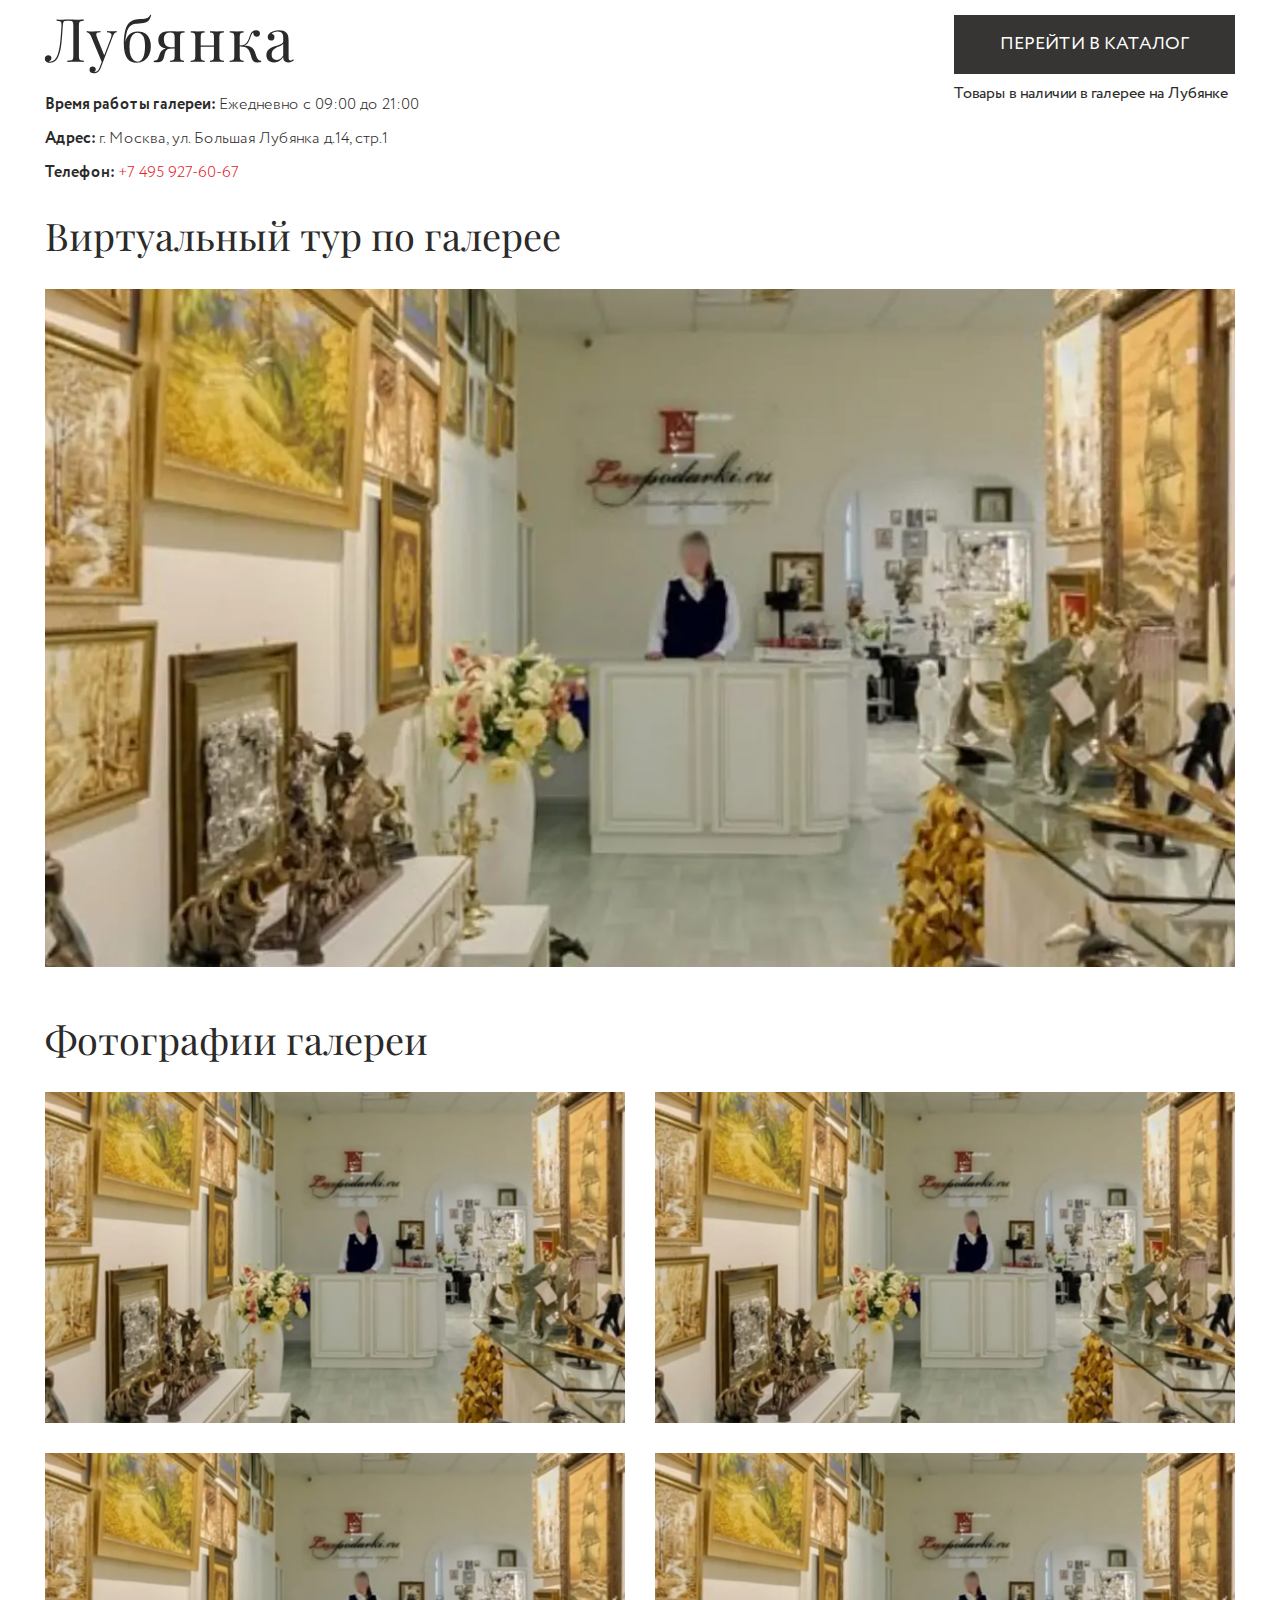
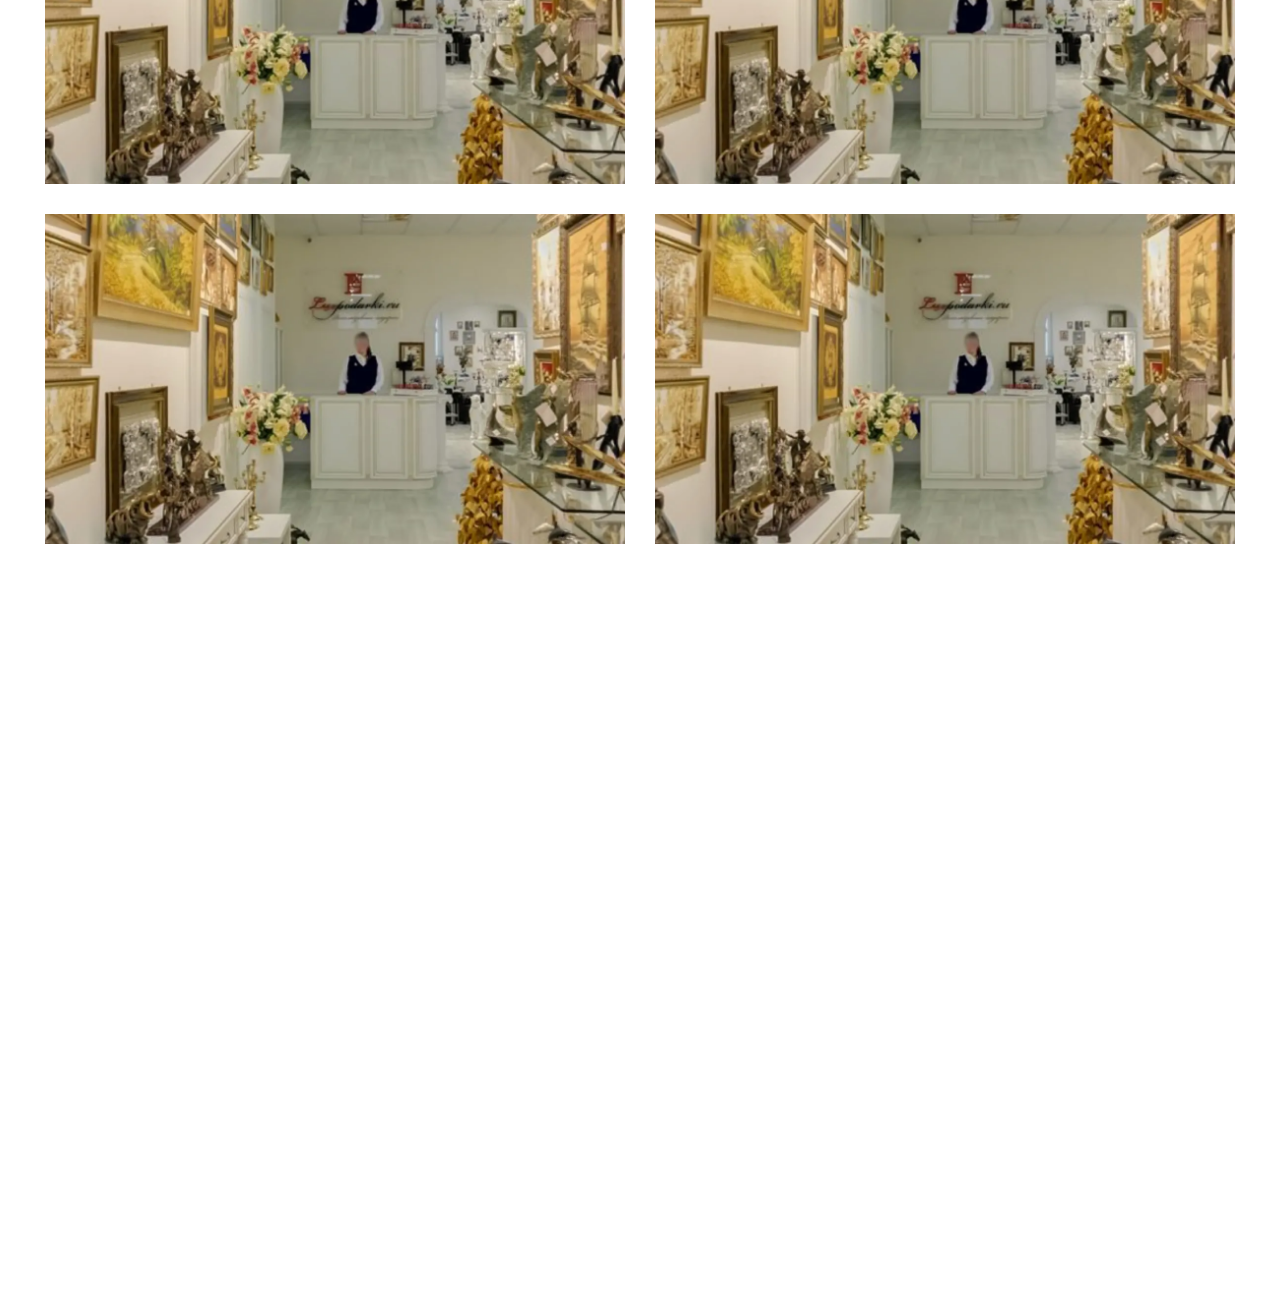
<file: gallery-item.html>
<!DOCTYPE html>
<html lang="en">

<head>
	<meta charset="UTF-8">
	<meta name="viewport" content="width=device-width, initial-scale=1.0">
	<meta name="keywords" content="">
	<link rel="stylesheet" href="css/libs.min.css">
	<link rel="stylesheet" href="css/style.min.css">
	<title>Лубянка</title>
	<script src="https://api-maps.yandex.ru/2.1/?lang=ru_RU&apikey=9133eb49-3a97-4b2d-90be-6b80a97a5036" type="text/javascript"></script>
</head>


<body>

	<main class="main">
		<section class="info-main">
			<div class="container">
				<div class="info-main__inner">
					<div class="info-main__top">
						<div class="info-main__group">
							<h1 class="info-main__title h1">Лубянка</h1>
							<div class="info-group">
								<div class="info__items">
									<div class="info__item">
										<strong>Время работы галереи:</strong>
										<span>Ежедневно <br> с 09:00 до 21:00</span>
									</div>
									<div class="info__item">
										<strong>Адрес:</strong>
										<span>г. Москва, ул. Большая Лубянка <br> д.14, стр.1</span>
									</div>
									<div class="info__item">
										<strong>Телефон:</strong>
										<span><a class="info-phone" href="74959276067">+7 495 927-60-67</a></span>
									</div>
								</div>
							</div>
						</div>
						<div class="info-main__group2">
							<button class="info-main__btn btn btn-black">
								<span>перейти в каталог</span>
							</button>
							<div class="info-main__text">
								<p>Товары в наличии в галерее на Лубянке </p>
							</div>
						</div>
					</div>
					<h3 class="info-main__subtitle">Виртуальный тур по галерее</h3>
					<div class="info-main__img">
						<img src="img/info-main__img.webp" alt="">
					</div>
					<h3 class="info-main__subtitle">Фотографии галереи</h3>
					<div class="info-main__items">
						<a href="img/info-main__img.webp" class="info-main__item" data-fancybox="info-main__gallery">
							<img src="img/info-main__img.webp" alt="">
						</a>
						<a href="img/info-main__img.webp" class="info-main__item" data-fancybox="info-main__gallery">
							<img src="img/info-main__img.webp" alt="">
						</a>
						<a href="img/info-main__img.webp" class="info-main__item" data-fancybox="info-main__gallery">
							<img src="img/info-main__img.webp" alt="">
						</a>
						<a href="img/info-main__img.webp" class="info-main__item" data-fancybox="info-main__gallery">
							<img src="img/info-main__img.webp" alt="">
						</a>
						<a href="img/info-main__img.webp" class="info-main__item" data-fancybox="info-main__gallery">
							<img src="img/info-main__img.webp" alt="">
						</a>
						<a href="img/info-main__img.webp" class="info-main__item" data-fancybox="info-main__gallery">
							<img src="img/info-main__img.webp" alt="">
						</a>
					</div>
					<div class="map-wrap">
						<div id="map2" class="map2"></div>
					</div>
					<div class="balloon2 balloon2-mob">
						<button class="balloon2__btn btn btn-black__outline">
							<span>построить маршрут</span>
						</button>
						<div class="balloon2__text">Ежедневно с 09:00 до 21:00</div>
					</div>
				</div>
			</div>
		</section>
    </main>

	<script type="text/javascript">

    let center = [55.761016, 37.627562];

    function init() {
        let mapParams = {
            center: center,
            zoom: 17
        }

        let iconImageSize = [70, 70]

        if (window.innerWidth < 993) {
            mapParams.zoom = 16
            iconImageSize = [40, 40]
        }

        let map = new ymaps.Map('map2', mapParams);

        let mapObjects = [
            {
                cords: [55.761016, 37.627562],
            },
        ]

        mapObjects.forEach(object => {
            let placemark = new ymaps.Placemark(object.cords, {
                    balloonContent: `
                        <div class="balloon2">
                            <button class="balloon2__btn btn btn-black__outline">
                                <span>построить маршрут</span>
                            </button>
                            <div class="balloon2__text">Ежедневно с 09:00 до 21:00</div>
                        </div>
		            `
                }, {
                    iconLayout: 'default#image',
                    iconImageSize: iconImageSize,
                    iconImageHref: "img/map-icon2.svg",
                    hideIconOnBalloonOpen: false,
                },


            );

            map.geoObjects.add(placemark);
            placemark.balloon.open();
        })

        map.controls.remove('geolocationControl'); // удаляем геолокацию
        map.controls.remove('searchControl'); // удаляем поиск
        map.controls.remove('trafficControl'); // удаляем контроль трафика
        map.controls.remove('typeSelector'); // удаляем тип
        map.controls.remove('fullscreenControl'); // удаляем кнопку перехода в полноэкранный режим
        map.controls.remove('zoomControl'); // удаляем контрол зуммирования
        map.controls.remove('rulerControl'); // удаляем контрол правил

    }

    ymaps.ready(init);

</script>
	<script src="js/libs.min.js"></script>
<script src="js/main.min.js"></script>
</body>

</html>
</file>
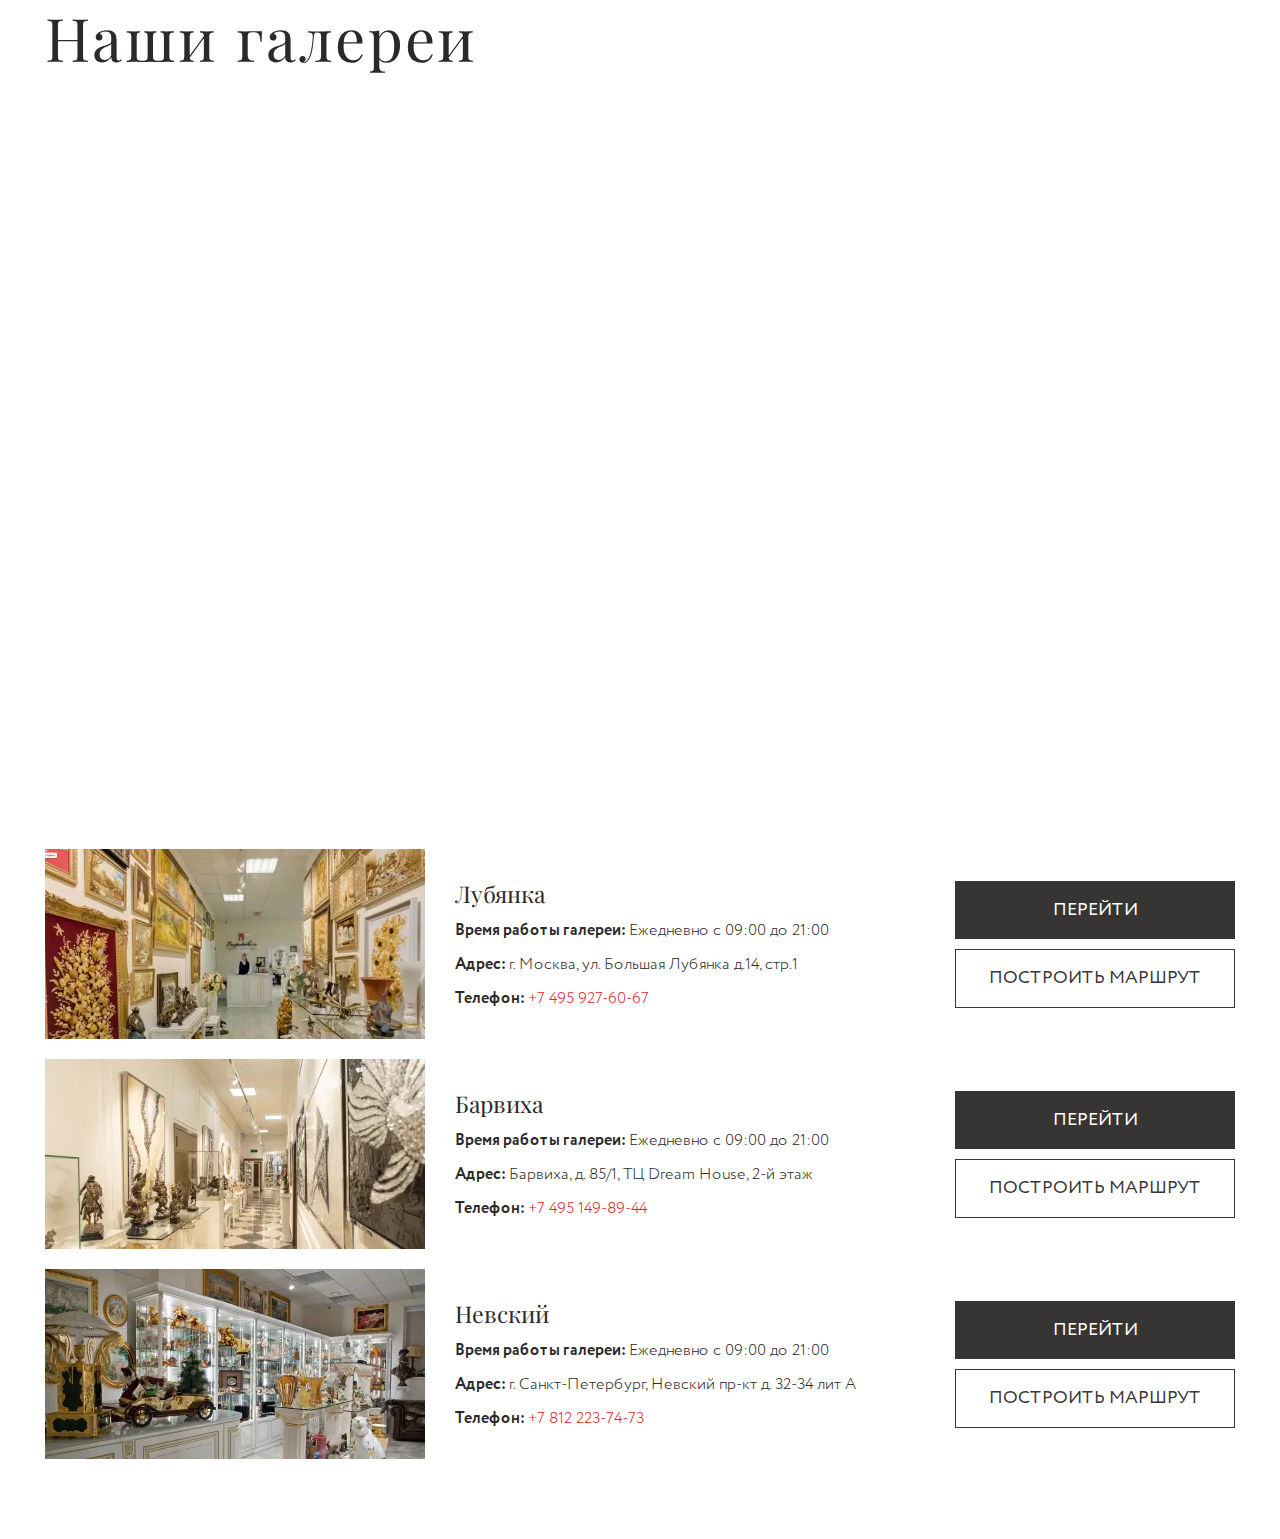
<file: gallery.html>
<!DOCTYPE html>
<html lang="en">

<head>
	<meta charset="UTF-8">
	<meta name="viewport" content="width=device-width, initial-scale=1.0">
	<meta name="keywords" content="">
	<link rel="stylesheet" href="css/libs.min.css">
	<link rel="stylesheet" href="css/style.min.css">
	<title>Наши галереи</title>
	<script src="https://api-maps.yandex.ru/2.1/?lang=ru_RU&apikey=9133eb49-3a97-4b2d-90be-6b80a97a5036" type="text/javascript"></script>
</head>


<body>

	<main class="main">
		<section class="info">
			<div class="container">
				<div class="info__inner">
					<h1 class="info__title h1">Наши галереи</h1>
					<div class="map-wrap">
						<div id="map" class="map"></div>
					</div>
					<div class="info__cards">
						<div class="info-card">
							<div class="info-card__img">
								<img src="img/info-img.webp" alt="">
							</div>
							<div class="info-card__desc">
								<div class="info-group">
									<h6 class="name-title">Лубянка</h6>
									<div class="info__items">
										<div class="info__item">
											<strong>Время работы галереи:</strong>
											<span>Ежедневно <br> с 09:00 до 21:00</span>
										</div>
										<div class="info__item">
											<strong>Адрес:</strong>
											<span>г. Москва, ул. Большая Лубянка <br> д.14, стр.1</span>
										</div>
										<div class="info__item">
											<strong>Телефон:</strong>
											<span><a class="info-phone" href="74959276067">+7 495 927-60-67</a></span>
										</div>
									</div>
								</div>
								<div class="info-card__btns">
									<button class="info-card__btn btn btn-black">
										<span>перейти</span>
									</button>
									<button class="info-card__btn btn btn-black__outline">
										<span>построить маршрут</span>
									</button>
								</div>
							</div>
						</div>
						<div class="info-card">
							<div class="info-card__img">
								<img src="img/info-img2.webp" alt="">
							</div>
							<div class="info-card__desc">
								<div class="info-group">
									<h6 class="name-title">Барвиха</h6>
									<div class="info__items">
										<div class="info__item">
											<strong>Время работы галереи:</strong>
											<span>Ежедневно <br> с 09:00 до 21:00</span>
										</div>
										<div class="info__item">
											<strong>Адрес:</strong>
											<span>Барвиха, д. 85/1, ТЦ Dream House, 2-й этаж</span>
										</div>
										<div class="info__item">
											<strong>Телефон:</strong>
											<span><a class="info-phone" href="74951498944">+7 495 149-89-44</a></span>
										</div>
									</div>
								</div>
								<div class="info-card__btns">
									<button class="info-card__btn btn btn-black">
										<span>перейти</span>
									</button>
									<button class="info-card__btn btn btn-black__outline">
										<span>построить маршрут</span>
									</button>
								</div>
							</div>
						</div>
						<div class="info-card">
							<div class="info-card__img">
								<img src="img/info-img3.webp" alt="">
							</div>
							<div class="info-card__desc">
								<div class="info-group">
									<h6 class="name-title">Невский</h6>
									<div class="info__items">
										<div class="info__item">
											<strong>Время работы галереи:</strong>
											<span>Ежедневно <br> с 09:00 до 21:00</span>
										</div>
										<div class="info__item">
											<strong>Адрес:</strong>
											<span>г. Санкт-Петербург, Невский <br> пр-кт д. 32-34 лит А</span>
										</div>
										<div class="info__item">
											<strong>Телефон:</strong>
											<span><a class="info-phone" href="78122237473">+7 812 223-74-73</a></span>
										</div>
									</div>
								</div>
								<div class="info-card__btns">
									<button class="info-card__btn btn btn-black">
										<span>перейти</span>
									</button>
									<button class="info-card__btn btn btn-black__outline">
										<span>построить маршрут</span>
									</button>
								</div>
							</div>
						</div>
					</div>
				</div>
			</div>
		</section>
    </main>

	<script type="text/javascript">

    let center = [55.761016, 37.627562];

    function init() {
        let mapParams = {
            center: center,
            zoom: 17
        }

        let iconImageSize = [70, 70]
        let iconImageHref = "img/map-icon2.svg"

        if (window.innerWidth < 993) {
            mapParams.zoom = 16
            iconImageSize = [40, 40]
        }


        let map = new ymaps.Map('map', mapParams);

        let mapObjects = [
            {
                imgSrc: "img/balloon-img.webp",
                title: "Лубянка",
                address: "г. Москва, ул. Большая Лубянка <br> д.14, стр.1",
                phone: `<a class="info-phone" href="74959276067">+7 495 927-60-67</a>`,
                cords: [55.761016, 37.627562],
            },
            {
                imgSrc: "img/balloon-img.webp",
                title: "Барвиха",
                address: "Барвиха, д. 85/1, ТЦ Dream House, 2-й этаж\n",
                phone: `<a class="info-phone" href="74951498944">+7 495 149-89-44</a>`,
                cords: [55.761533, 37.624427],
            },
        ]

        mapObjects.forEach(object => {
            let placemark = new ymaps.Placemark(object.cords, {
                    balloonContent: `
                        <div class="balloon">
                            <div class="balloon__wrap">
                                <div class="balloon-img">
                                    <img src="${object.imgSrc}" alt="">
                                </div>
                                <div class="info-group">
                                    <h6 class="name-title">
                                        ${object.title}
                                        <span>
                                            <img src="img/balloon-icon.svg" alt="">
                                        </span>
                                     </h6>
                                    <div class="info__items">
                                        <div class="info__item">
                                            <strong>Время работы галереи:</strong>
                                            <span>Ежедневно с <br> 09:00 до 21:00</span>
                                        </div>
                                        <div class="info__item">
                                            <strong>Адрес:</strong>
                                            <span>${object.address}</span>
                                        </div>
                                        <div class="info__item">
                                            <strong>Телефон:</strong>
                                            <span>${object.phone}</span>
                                        </div>
                                    </div>
                                </div>
                            </div>
                            <button class="balloon__btn btn btn-black">
                                <span>перейти</span>
                            </button>
                        </div>
		            `
                }, {
                    iconLayout: 'default#image',
                    iconImageSize: iconImageSize,
                    iconImageHref: iconImageHref,
                    hideIconOnBalloonOpen: false
                },


            );

            map.geoObjects.add(placemark);
        })

        map.controls.remove('geolocationControl'); // удаляем геолокацию
        map.controls.remove('searchControl'); // удаляем поиск
        map.controls.remove('trafficControl'); // удаляем контроль трафика
        map.controls.remove('typeSelector'); // удаляем тип
        map.controls.remove('fullscreenControl'); // удаляем кнопку перехода в полноэкранный режим
        map.controls.remove('zoomControl'); // удаляем контрол зуммирования
        map.controls.remove('rulerControl'); // удаляем контрол правил

    }

    ymaps.ready(init);

</script>
	<script src="js/libs.min.js"></script>
<script src="js/main.min.js"></script>
</body>

</html>
</file>
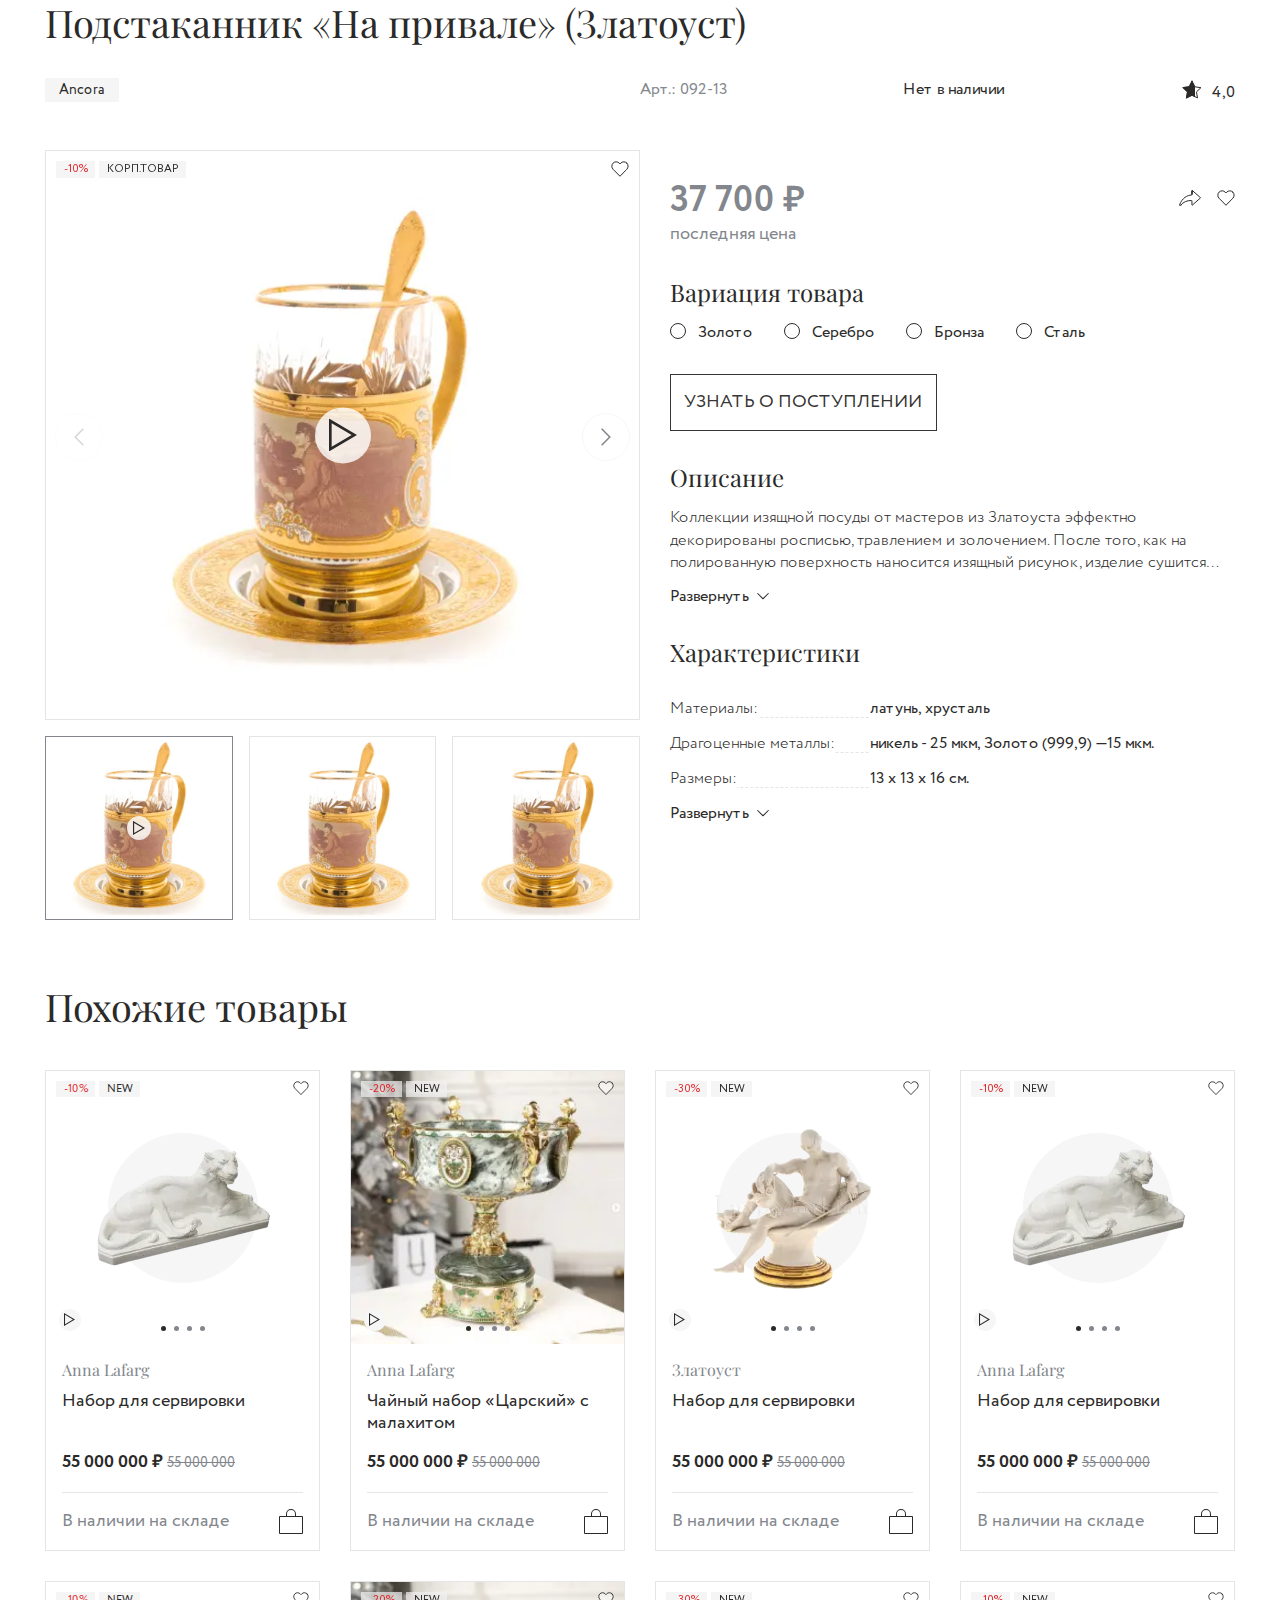
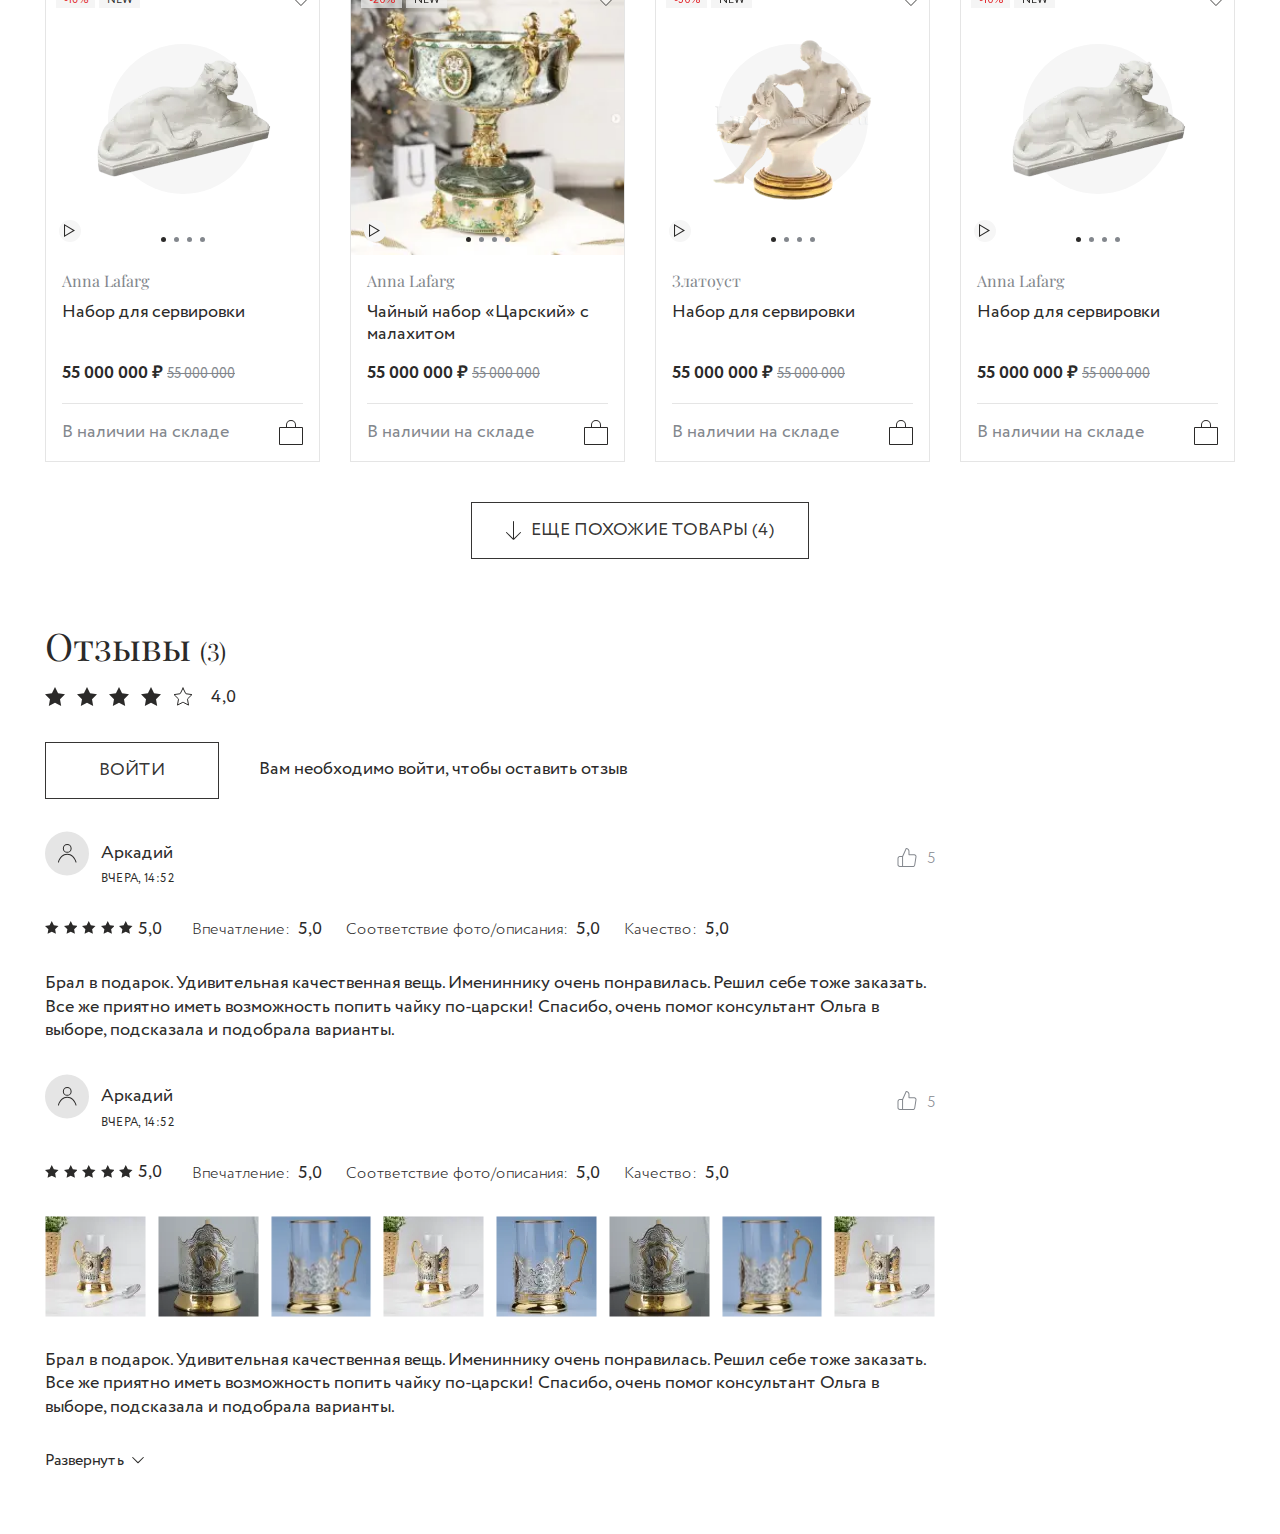
<file: mistake.html>
<!DOCTYPE html>
<html lang="en">

<head>
	<meta charset="UTF-8">
	<meta name="viewport" content="width=device-width, initial-scale=1.0">
	<meta name="keywords" content="">
	<link rel="stylesheet" href="css/libs.min.css">
	<link rel="stylesheet" href="css/style.min.css">
	<title>404</title>
	<script src="https://api-maps.yandex.ru/2.1/?lang=ru_RU&apikey=9133eb49-3a97-4b2d-90be-6b80a97a5036" type="text/javascript"></script>
</head>


<body>

	<main class="main">
		<section class="product-main">
			<div class="container">
				<div class="product-main__inner">
					<h3 class="product-main__title">Подстаканник «На привале» (Златоуст)</h3>
					<div class="product-main__top">
						<div class="product-main__name">Ancora</div>
						<div class="product-main__group">
							<div class="product-main__art">Арт.: 092-13</div>
							<div class="out-stock">Нет в наличии</div>
							<div class="product-main__star">
								<i>
									<img src="img/star.svg" alt="">
								</i>
								<span>4,0</span>
							</div>
						</div>
					</div>
					<div class="product-main__wrap">
						<div class="product-main__slider gallery2">
							<div class="swiper mySwiper2">
								<div class="swiper-wrapper">
									<div class="swiper-slide" data-modal="contactModal3">
										<img src="img/product-main__img.webp" alt="">
										<div class="play">
											<img src="img/play.svg" alt="">
										</div>
										<div class="product-card__info">
											<div class="product-card__discount">-10%</div>
											<div class="product-card__new">корп.товар</div>
											<div class="product-card__favorite favorite">
												<svg width="18" height="16" viewBox="0 0 18 16" fill="none" xmlns="http://www.w3.org/2000/svg">
													<path d="M15.8248 2.10426C15.428 1.69969 14.9569 1.37875 14.4384 1.15979C13.9199 0.940826 13.3641 0.828125 12.8028 0.828125C12.2415 0.828125 11.6857 0.940826 11.1672 1.15979C10.6487 1.37875 10.1775 1.69969 9.78074 2.10426L8.95725 2.9435L8.13376 2.10426C7.33226 1.28744 6.2452 0.828548 5.11171 0.828548C3.97822 0.828548 2.89116 1.28744 2.08966 2.10426C1.28817 2.92109 0.837891 4.02895 0.837891 5.18412C0.837891 6.33928 1.28817 7.44714 2.08966 8.26397L2.91315 9.10321L8.95725 15.2629L15.0013 9.10321L15.8248 8.26397C16.2218 7.85958 16.5367 7.37945 16.7516 6.851C16.9664 6.32255 17.077 5.75613 17.077 5.18412C17.077 4.6121 16.9664 4.04568 16.7516 3.51723C16.5367 2.98878 16.2218 2.50865 15.8248 2.10426V2.10426Z" fill="white" fill-opacity="0.5" stroke="#2B2A29" stroke-linecap="round" stroke-linejoin="round"></path>
												</svg>
											</div>
										</div>
									</div>
									<div class="swiper-slide" data-modal="contactModal3">
										<img src="img/product-main__img.webp" alt="">
									</div>
									<div class="swiper-slide" data-modal="contactModal3">
										<img src="img/product-main__img.webp" alt="">
									</div>
									<div class="swiper-slide" data-modal="contactModal3">
										<img src="img/product-main__img.webp" alt="">
									</div>
									<div class="swiper-slide" data-modal="contactModal3">
										<img src="img/product-main__img.webp" alt="">
									</div>
								</div>
								<div class="swiper-button-next">
									<svg width="10" height="18" viewBox="0 0 10 18" fill="none" xmlns="http://www.w3.org/2000/svg">
										<path d="M1.18209 17.6987L0.121094 16.6387L7.75812 9.00171L0.121094 1.36469L1.18209 0.304688L9.87912 9.00171L1.18209 17.6987Z" fill="#83878D"/>
									</svg>
								</div>
								<div class="swiper-button-prev">
									<svg width="10" height="18" viewBox="0 0 10 18" fill="none" xmlns="http://www.w3.org/2000/svg">
										<path d="M8.81791 17.6987L9.87891 16.6387L2.24188 9.00171L9.87891 1.36469L8.81791 0.304688L0.120876 9.00171L8.81791 17.6987Z" fill="#83878D"/>
									</svg>
								</div>
							</div>
							<div thumbsSlider="" class="swiper mySwiper">
								<div class="swiper-wrapper">
									<div class="swiper-slide">
										<img src="img/product-main__img.webp" alt="">
										<div class="play">
											<img src="img/play.svg" alt="">
										</div>
									</div>
									<div class="swiper-slide">
										<img src="img/product-main__img.webp" alt="">
									</div>
									<div class="swiper-slide">
										<img src="img/product-main__img.webp" alt="">
									</div>
									<div class="swiper-slide">
										<img src="img/product-main__img.webp" alt="">
									</div>
									<div class="swiper-slide">
										<img src="img/product-main__img.webp" alt="">
									</div>
								</div>
							</div>
						</div>
						<div class="product-main__desc">
							<div class="product-main__desc-top">
								<div class="product-main__price product-main__price2">
									<span>37 700 ₽</span>
									<p>последняя цена</p>
								</div>
								<div class="product-main__group2">
									<div class="send">
										<img src="img/send.svg" alt="">
									</div>
									<div class="favorite">
										<svg width="18" height="16" viewBox="0 0 18 16" fill="none" xmlns="http://www.w3.org/2000/svg">
											<path d="M15.8248 2.10426C15.428 1.69969 14.9569 1.37875 14.4384 1.15979C13.9199 0.940826 13.3641 0.828125 12.8028 0.828125C12.2415 0.828125 11.6857 0.940826 11.1672 1.15979C10.6487 1.37875 10.1775 1.69969 9.78074 2.10426L8.95725 2.9435L8.13376 2.10426C7.33226 1.28744 6.2452 0.828548 5.11171 0.828548C3.97822 0.828548 2.89116 1.28744 2.08966 2.10426C1.28817 2.92109 0.837891 4.02895 0.837891 5.18412C0.837891 6.33928 1.28817 7.44714 2.08966 8.26397L2.91315 9.10321L8.95725 15.2629L15.0013 9.10321L15.8248 8.26397C16.2218 7.85958 16.5367 7.37945 16.7516 6.851C16.9664 6.32255 17.077 5.75613 17.077 5.18412C17.077 4.6121 16.9664 4.04568 16.7516 3.51723C16.5367 2.98878 16.2218 2.50865 15.8248 2.10426V2.10426Z" fill="white" fill-opacity="0.5" stroke="#2B2A29" stroke-linecap="round" stroke-linejoin="round"></path>
										</svg>
									</div>
								</div>
							</div>
							<div class="product-main__checkboxes">
								<div class="product-main__subtitle">Вариация товара</div>
								<div class="product-main__checkboxes-wrap">
									<div class="product-main__checkbox">
										<input type="radio" name="product-main__checkbox">
										<label>Золото</label>
									</div>
									<div class="product-main__checkbox">
										<input type="radio" name="product-main__checkbox">
										<label>Серебро</label>
									</div>
									<div class="product-main__checkbox">
										<input type="radio" name="product-main__checkbox">
										<label>Бронза</label>
									</div>
									<div class="product-main__checkbox">
										<input type="radio" name="product-main__checkbox">
										<label>Сталь</label>
									</div>
								</div>
							</div>
							<div class="product-main__btns">
								<button class="product-main__btn product-main__btn2 btn-black__outline" data-modal="contactModal4">
									<span>Узнать о поступлении</span>
								</button>
							</div>
							<div class="product-main__group4">
								<div class="product-main__subtitle">Описание</div>
								<div class="product-main__text">
									<p>Коллекции изящной посуды от мастеров из Златоуста эффектно декорированы росписью, травлением и золочением. После того, как на полированную поверхность наносится изящный рисунок, изделие сушится Коллекции изящной посуды от мастеров из Златоуста эффектно декорированы росписью, травлением и золочением. После того, как на полированную поверхность наносится изящный рисунок, изделие сушится</p>
								</div>
								<div class="product-main__btn-show">
									<span>Развернуть</span>
									<span>Скрыть</span>
									<i>
										<img src="img/arrow6.svg" alt="">
									</i>
								</div>
							</div>
							<div class="product-main__characteristic">
								<div class="product-main__subtitle">Характеристики</div>
								<ul class="product-main__characteristic-list">
									<li>
										<span><span>Материалы:</span></span>
										<span>латунь, хрусталь</span>
									</li>
									<li>
										<span><span>Драгоценные металлы:</span></span>
										<span>никель - 25 мкм, Золото (999,9) —15 мкм.</span>
									</li>
									<li>
										<span><span>Размеры:</span></span>
										<span>13 х 13 х 16 см.</span>
									</li>
									<li>
										<span><span>Материалы:</span></span>
										<span>латунь, хрусталь</span>
									</li>
									<li>
										<span><span>Драгоценные металлы:</span></span>
										<span>никель - 25 мкм, Золото (999,9) —15 мкм.</span>
									</li>
									<li>
										<span><span>Размеры:</span></span>
										<span>13 х 13 х 16 см.</span>
									</li>
								</ul>
								<div class="product-main__btn-show">
									<span>Развернуть</span>
									<span>Скрыть</span>
									<i>
										<img src="img/arrow6.svg" alt="">
									</i>
								</div>
							</div>
						</div>
					</div>
				</div>
			</div>
		</section>
		<section class="products2">
			<div class="container">
				<div class="products2__inner">
					<h3 class="products2__title">Похожие товары</h3>
					<div class="products2__cards">
						<div class="product-card">
							<div class="product-card__top">
								<div class="product-card__info">
									<div class="product-card__discount">-10%</div>
									<div class="product-card__new">NEW</div>
									<div class="product-card__favorite favorite">
										<svg width="18" height="16" viewBox="0 0 18 16" fill="none" xmlns="http://www.w3.org/2000/svg">
											<path d="M15.8248 2.10426C15.428 1.69969 14.9569 1.37875 14.4384 1.15979C13.9199 0.940826 13.3641 0.828125 12.8028 0.828125C12.2415 0.828125 11.6857 0.940826 11.1672 1.15979C10.6487 1.37875 10.1775 1.69969 9.78074 2.10426L8.95725 2.9435L8.13376 2.10426C7.33226 1.28744 6.2452 0.828548 5.11171 0.828548C3.97822 0.828548 2.89116 1.28744 2.08966 2.10426C1.28817 2.92109 0.837891 4.02895 0.837891 5.18412C0.837891 6.33928 1.28817 7.44714 2.08966 8.26397L2.91315 9.10321L8.95725 15.2629L15.0013 9.10321L15.8248 8.26397C16.2218 7.85958 16.5367 7.37945 16.7516 6.851C16.9664 6.32255 17.077 5.75613 17.077 5.18412C17.077 4.6121 16.9664 4.04568 16.7516 3.51723C16.5367 2.98878 16.2218 2.50865 15.8248 2.10426V2.10426Z" fill="white" fill-opacity="0.5" stroke="#2B2A29" stroke-linecap="round" stroke-linejoin="round"/>
										</svg>
									</div>
								</div>
								<div class="product-card__slider">
									<div class="swiper mySwiper">
										<div class="swiper-wrapper">
											<div class="swiper-slide">
												<img src="img/product-card__img.webp" alt="">
											</div>
											<div class="swiper-slide">
												<img src="img/product-card__img.webp" alt="">
											</div>
											<div class="swiper-slide">
												<img src="img/product-card__img.webp" alt="">
											</div>
											<div class="swiper-slide">
												<img src="img/product-card__img.webp" alt="">
											</div>
										</div>
									</div>
									<div class="swiper-pagination"></div>
								</div>
								<a href="https://www.youtube.com/watch?v=c9DIoSNoQNs" class="product-card__video" data-fancybox="video2">
									<img src="img/play.svg" alt="">
								</a>
							</div>
							<div class="product-card__desc">
								<div class="product-card__title">Anna Lafarg</div>
								<div class="product-card__subtitle">Набор для сервировки</div>
								<div class="product-card__price">
									<span>55 000 000 ₽</span>
									<span>55 000 000</span>
								</div>
								<div class="product-card__info2">
									<span>В наличии на складе</span>
									<i>
										<img src="img/warehouse.svg" alt="">
									</i>
								</div>
							</div>
						</div>
						<div class="product-card">
							<div class="product-card__top">
								<div class="product-card__info">
									<div class="product-card__discount">-20%</div>
									<div class="product-card__new">NEW</div>
									<div class="product-card__favorite favorite">
										<svg width="18" height="16" viewBox="0 0 18 16" fill="none" xmlns="http://www.w3.org/2000/svg">
											<path d="M15.8248 2.10426C15.428 1.69969 14.9569 1.37875 14.4384 1.15979C13.9199 0.940826 13.3641 0.828125 12.8028 0.828125C12.2415 0.828125 11.6857 0.940826 11.1672 1.15979C10.6487 1.37875 10.1775 1.69969 9.78074 2.10426L8.95725 2.9435L8.13376 2.10426C7.33226 1.28744 6.2452 0.828548 5.11171 0.828548C3.97822 0.828548 2.89116 1.28744 2.08966 2.10426C1.28817 2.92109 0.837891 4.02895 0.837891 5.18412C0.837891 6.33928 1.28817 7.44714 2.08966 8.26397L2.91315 9.10321L8.95725 15.2629L15.0013 9.10321L15.8248 8.26397C16.2218 7.85958 16.5367 7.37945 16.7516 6.851C16.9664 6.32255 17.077 5.75613 17.077 5.18412C17.077 4.6121 16.9664 4.04568 16.7516 3.51723C16.5367 2.98878 16.2218 2.50865 15.8248 2.10426V2.10426Z" fill="white" fill-opacity="0.5" stroke="#2B2A29" stroke-linecap="round" stroke-linejoin="round"/>
										</svg>
									</div>
								</div>
								<div class="product-card__slider">
									<div class="swiper mySwiper">
										<div class="swiper-wrapper">
											<div class="swiper-slide swiper-slide2">
												<img src="img/product-card__img2.webp" alt="">
											</div>
											<div class="swiper-slide swiper-slide2">
												<img src="img/product-card__img2.webp" alt="">
											</div>
											<div class="swiper-slide swiper-slide2">
												<img src="img/product-card__img2.webp" alt="">
											</div>
											<div class="swiper-slide swiper-slide2">
												<img src="img/product-card__img2.webp" alt="">
											</div>
										</div>
									</div>
									<div class="swiper-pagination"></div>
								</div>
								<a href="https://www.youtube.com/watch?v=c9DIoSNoQNs" class="product-card__video" data-fancybox="video2">
									<img src="img/play.svg" alt="">
								</a>
							</div>
							<div class="product-card__desc">
								<div class="product-card__title">Anna Lafarg</div>
								<div class="product-card__subtitle">Чайный набор «Царский» с малахитом</div>
								<div class="product-card__price">
									<span>55 000 000 ₽</span>
									<span>55 000 000</span>
								</div>
								<div class="product-card__info2">
									<span>В наличии на складе</span>
									<i>
										<img src="img/warehouse.svg" alt="">
									</i>
								</div>
							</div>
						</div>
						<div class="product-card">
							<div class="product-card__top">
								<div class="product-card__info">
									<div class="product-card__discount">-30%</div>
									<div class="product-card__new">NEW</div>
									<div class="product-card__favorite favorite">
										<svg width="18" height="16" viewBox="0 0 18 16" fill="none" xmlns="http://www.w3.org/2000/svg">
											<path d="M15.8248 2.10426C15.428 1.69969 14.9569 1.37875 14.4384 1.15979C13.9199 0.940826 13.3641 0.828125 12.8028 0.828125C12.2415 0.828125 11.6857 0.940826 11.1672 1.15979C10.6487 1.37875 10.1775 1.69969 9.78074 2.10426L8.95725 2.9435L8.13376 2.10426C7.33226 1.28744 6.2452 0.828548 5.11171 0.828548C3.97822 0.828548 2.89116 1.28744 2.08966 2.10426C1.28817 2.92109 0.837891 4.02895 0.837891 5.18412C0.837891 6.33928 1.28817 7.44714 2.08966 8.26397L2.91315 9.10321L8.95725 15.2629L15.0013 9.10321L15.8248 8.26397C16.2218 7.85958 16.5367 7.37945 16.7516 6.851C16.9664 6.32255 17.077 5.75613 17.077 5.18412C17.077 4.6121 16.9664 4.04568 16.7516 3.51723C16.5367 2.98878 16.2218 2.50865 15.8248 2.10426V2.10426Z" fill="white" fill-opacity="0.5" stroke="#2B2A29" stroke-linecap="round" stroke-linejoin="round"/>
										</svg>
									</div>
								</div>
								<div class="product-card__slider">
									<div class="swiper mySwiper">
										<div class="swiper-wrapper">
											<div class="swiper-slide">
												<img src="img/product-card__img3.webp" alt="">
											</div>
											<div class="swiper-slide">
												<img src="img/product-card__img3.webp" alt="">
											</div>
											<div class="swiper-slide">
												<img src="img/product-card__img3.webp" alt="">
											</div>
											<div class="swiper-slide">
												<img src="img/product-card__img3.webp" alt="">
											</div>
										</div>
									</div>
									<div class="swiper-pagination"></div>
								</div>
								<a href="https://www.youtube.com/watch?v=c9DIoSNoQNs" class="product-card__video" data-fancybox="video2">
									<img src="img/play.svg" alt="">
								</a>
							</div>
							<div class="product-card__desc">
								<div class="product-card__title">Златоуст</div>
								<div class="product-card__subtitle">Набор для сервировки</div>
								<div class="product-card__price">
									<span>55 000 000 ₽</span>
									<span>55 000 000</span>
								</div>
								<div class="product-card__info2">
									<span>В наличии на складе</span>
									<i>
										<img src="img/warehouse.svg" alt="">
									</i>
								</div>
							</div>
						</div>
						<div class="product-card">
							<div class="product-card__top">
								<div class="product-card__info">
									<div class="product-card__discount">-10%</div>
									<div class="product-card__new">NEW</div>
									<div class="product-card__favorite favorite">
										<svg width="18" height="16" viewBox="0 0 18 16" fill="none" xmlns="http://www.w3.org/2000/svg">
											<path d="M15.8248 2.10426C15.428 1.69969 14.9569 1.37875 14.4384 1.15979C13.9199 0.940826 13.3641 0.828125 12.8028 0.828125C12.2415 0.828125 11.6857 0.940826 11.1672 1.15979C10.6487 1.37875 10.1775 1.69969 9.78074 2.10426L8.95725 2.9435L8.13376 2.10426C7.33226 1.28744 6.2452 0.828548 5.11171 0.828548C3.97822 0.828548 2.89116 1.28744 2.08966 2.10426C1.28817 2.92109 0.837891 4.02895 0.837891 5.18412C0.837891 6.33928 1.28817 7.44714 2.08966 8.26397L2.91315 9.10321L8.95725 15.2629L15.0013 9.10321L15.8248 8.26397C16.2218 7.85958 16.5367 7.37945 16.7516 6.851C16.9664 6.32255 17.077 5.75613 17.077 5.18412C17.077 4.6121 16.9664 4.04568 16.7516 3.51723C16.5367 2.98878 16.2218 2.50865 15.8248 2.10426V2.10426Z" fill="white" fill-opacity="0.5" stroke="#2B2A29" stroke-linecap="round" stroke-linejoin="round"/>
										</svg>
									</div>
								</div>
								<div class="product-card__slider">
									<div class="swiper mySwiper">
										<div class="swiper-wrapper">
											<div class="swiper-slide">
												<img src="img/product-card__img.webp" alt="">
											</div>
											<div class="swiper-slide">
												<img src="img/product-card__img.webp" alt="">
											</div>
											<div class="swiper-slide">
												<img src="img/product-card__img.webp" alt="">
											</div>
											<div class="swiper-slide">
												<img src="img/product-card__img.webp" alt="">
											</div>
										</div>
									</div>
									<div class="swiper-pagination"></div>
								</div>
								<a href="https://www.youtube.com/watch?v=c9DIoSNoQNs" class="product-card__video" data-fancybox="video2">
									<img src="img/play.svg" alt="">
								</a>
							</div>
							<div class="product-card__desc">
								<div class="product-card__title">Anna Lafarg</div>
								<div class="product-card__subtitle">Набор для сервировки</div>
								<div class="product-card__price">
									<span>55 000 000 ₽</span>
									<span>55 000 000</span>
								</div>
								<div class="product-card__info2">
									<span>В наличии на складе</span>
									<i>
										<img src="img/warehouse.svg" alt="">
									</i>
								</div>
							</div>
						</div>
						<div class="product-card">
							<div class="product-card__top">
								<div class="product-card__info">
									<div class="product-card__discount">-10%</div>
									<div class="product-card__new">NEW</div>
									<div class="product-card__favorite favorite">
										<svg width="18" height="16" viewBox="0 0 18 16" fill="none" xmlns="http://www.w3.org/2000/svg">
											<path d="M15.8248 2.10426C15.428 1.69969 14.9569 1.37875 14.4384 1.15979C13.9199 0.940826 13.3641 0.828125 12.8028 0.828125C12.2415 0.828125 11.6857 0.940826 11.1672 1.15979C10.6487 1.37875 10.1775 1.69969 9.78074 2.10426L8.95725 2.9435L8.13376 2.10426C7.33226 1.28744 6.2452 0.828548 5.11171 0.828548C3.97822 0.828548 2.89116 1.28744 2.08966 2.10426C1.28817 2.92109 0.837891 4.02895 0.837891 5.18412C0.837891 6.33928 1.28817 7.44714 2.08966 8.26397L2.91315 9.10321L8.95725 15.2629L15.0013 9.10321L15.8248 8.26397C16.2218 7.85958 16.5367 7.37945 16.7516 6.851C16.9664 6.32255 17.077 5.75613 17.077 5.18412C17.077 4.6121 16.9664 4.04568 16.7516 3.51723C16.5367 2.98878 16.2218 2.50865 15.8248 2.10426V2.10426Z" fill="white" fill-opacity="0.5" stroke="#2B2A29" stroke-linecap="round" stroke-linejoin="round"/>
										</svg>
									</div>
								</div>
								<div class="product-card__slider">
									<div class="swiper mySwiper">
										<div class="swiper-wrapper">
											<div class="swiper-slide">
												<img src="img/product-card__img.webp" alt="">
											</div>
											<div class="swiper-slide">
												<img src="img/product-card__img.webp" alt="">
											</div>
											<div class="swiper-slide">
												<img src="img/product-card__img.webp" alt="">
											</div>
											<div class="swiper-slide">
												<img src="img/product-card__img.webp" alt="">
											</div>
										</div>
									</div>
									<div class="swiper-pagination"></div>
								</div>
								<a href="https://www.youtube.com/watch?v=c9DIoSNoQNs" class="product-card__video" data-fancybox="video2">
									<img src="img/play.svg" alt="">
								</a>
							</div>
							<div class="product-card__desc">
								<div class="product-card__title">Anna Lafarg</div>
								<div class="product-card__subtitle">Набор для сервировки</div>
								<div class="product-card__price">
									<span>55 000 000 ₽</span>
									<span>55 000 000</span>
								</div>
								<div class="product-card__info2">
									<span>В наличии на складе</span>
									<i>
										<img src="img/warehouse.svg" alt="">
									</i>
								</div>
							</div>
						</div>
						<div class="product-card">
							<div class="product-card__top">
								<div class="product-card__info">
									<div class="product-card__discount">-20%</div>
									<div class="product-card__new">NEW</div>
									<div class="product-card__favorite favorite">
										<svg width="18" height="16" viewBox="0 0 18 16" fill="none" xmlns="http://www.w3.org/2000/svg">
											<path d="M15.8248 2.10426C15.428 1.69969 14.9569 1.37875 14.4384 1.15979C13.9199 0.940826 13.3641 0.828125 12.8028 0.828125C12.2415 0.828125 11.6857 0.940826 11.1672 1.15979C10.6487 1.37875 10.1775 1.69969 9.78074 2.10426L8.95725 2.9435L8.13376 2.10426C7.33226 1.28744 6.2452 0.828548 5.11171 0.828548C3.97822 0.828548 2.89116 1.28744 2.08966 2.10426C1.28817 2.92109 0.837891 4.02895 0.837891 5.18412C0.837891 6.33928 1.28817 7.44714 2.08966 8.26397L2.91315 9.10321L8.95725 15.2629L15.0013 9.10321L15.8248 8.26397C16.2218 7.85958 16.5367 7.37945 16.7516 6.851C16.9664 6.32255 17.077 5.75613 17.077 5.18412C17.077 4.6121 16.9664 4.04568 16.7516 3.51723C16.5367 2.98878 16.2218 2.50865 15.8248 2.10426V2.10426Z" fill="white" fill-opacity="0.5" stroke="#2B2A29" stroke-linecap="round" stroke-linejoin="round"/>
										</svg>
									</div>
								</div>
								<div class="product-card__slider">
									<div class="swiper mySwiper">
										<div class="swiper-wrapper">
											<div class="swiper-slide swiper-slide2">
												<img src="img/product-card__img2.webp" alt="">
											</div>
											<div class="swiper-slide swiper-slide2">
												<img src="img/product-card__img2.webp" alt="">
											</div>
											<div class="swiper-slide swiper-slide2">
												<img src="img/product-card__img2.webp" alt="">
											</div>
											<div class="swiper-slide swiper-slide2">
												<img src="img/product-card__img2.webp" alt="">
											</div>
										</div>
									</div>
									<div class="swiper-pagination"></div>
								</div>
								<a href="https://www.youtube.com/watch?v=c9DIoSNoQNs" class="product-card__video" data-fancybox="video2">
									<img src="img/play.svg" alt="">
								</a>
							</div>
							<div class="product-card__desc">
								<div class="product-card__title">Anna Lafarg</div>
								<div class="product-card__subtitle">Чайный набор «Царский» с малахитом</div>
								<div class="product-card__price">
									<span>55 000 000 ₽</span>
									<span>55 000 000</span>
								</div>
								<div class="product-card__info2">
									<span>В наличии на складе</span>
									<i>
										<img src="img/warehouse.svg" alt="">
									</i>
								</div>
							</div>
						</div>
						<div class="product-card">
							<div class="product-card__top">
								<div class="product-card__info">
									<div class="product-card__discount">-30%</div>
									<div class="product-card__new">NEW</div>
									<div class="product-card__favorite favorite">
										<svg width="18" height="16" viewBox="0 0 18 16" fill="none" xmlns="http://www.w3.org/2000/svg">
											<path d="M15.8248 2.10426C15.428 1.69969 14.9569 1.37875 14.4384 1.15979C13.9199 0.940826 13.3641 0.828125 12.8028 0.828125C12.2415 0.828125 11.6857 0.940826 11.1672 1.15979C10.6487 1.37875 10.1775 1.69969 9.78074 2.10426L8.95725 2.9435L8.13376 2.10426C7.33226 1.28744 6.2452 0.828548 5.11171 0.828548C3.97822 0.828548 2.89116 1.28744 2.08966 2.10426C1.28817 2.92109 0.837891 4.02895 0.837891 5.18412C0.837891 6.33928 1.28817 7.44714 2.08966 8.26397L2.91315 9.10321L8.95725 15.2629L15.0013 9.10321L15.8248 8.26397C16.2218 7.85958 16.5367 7.37945 16.7516 6.851C16.9664 6.32255 17.077 5.75613 17.077 5.18412C17.077 4.6121 16.9664 4.04568 16.7516 3.51723C16.5367 2.98878 16.2218 2.50865 15.8248 2.10426V2.10426Z" fill="white" fill-opacity="0.5" stroke="#2B2A29" stroke-linecap="round" stroke-linejoin="round"/>
										</svg>
									</div>
								</div>
								<div class="product-card__slider">
									<div class="swiper mySwiper">
										<div class="swiper-wrapper">
											<div class="swiper-slide">
												<img src="img/product-card__img3.webp" alt="">
											</div>
											<div class="swiper-slide">
												<img src="img/product-card__img3.webp" alt="">
											</div>
											<div class="swiper-slide">
												<img src="img/product-card__img3.webp" alt="">
											</div>
											<div class="swiper-slide">
												<img src="img/product-card__img3.webp" alt="">
											</div>
										</div>
									</div>
									<div class="swiper-pagination"></div>
								</div>
								<a href="https://www.youtube.com/watch?v=c9DIoSNoQNs" class="product-card__video" data-fancybox="video2">
									<img src="img/play.svg" alt="">
								</a>
							</div>
							<div class="product-card__desc">
								<div class="product-card__title">Златоуст</div>
								<div class="product-card__subtitle">Набор для сервировки</div>
								<div class="product-card__price">
									<span>55 000 000 ₽</span>
									<span>55 000 000</span>
								</div>
								<div class="product-card__info2">
									<span>В наличии на складе</span>
									<i>
										<img src="img/warehouse.svg" alt="">
									</i>
								</div>
							</div>
						</div>
						<div class="product-card">
							<div class="product-card__top">
								<div class="product-card__info">
									<div class="product-card__discount">-10%</div>
									<div class="product-card__new">NEW</div>
									<div class="product-card__favorite favorite">
										<svg width="18" height="16" viewBox="0 0 18 16" fill="none" xmlns="http://www.w3.org/2000/svg">
											<path d="M15.8248 2.10426C15.428 1.69969 14.9569 1.37875 14.4384 1.15979C13.9199 0.940826 13.3641 0.828125 12.8028 0.828125C12.2415 0.828125 11.6857 0.940826 11.1672 1.15979C10.6487 1.37875 10.1775 1.69969 9.78074 2.10426L8.95725 2.9435L8.13376 2.10426C7.33226 1.28744 6.2452 0.828548 5.11171 0.828548C3.97822 0.828548 2.89116 1.28744 2.08966 2.10426C1.28817 2.92109 0.837891 4.02895 0.837891 5.18412C0.837891 6.33928 1.28817 7.44714 2.08966 8.26397L2.91315 9.10321L8.95725 15.2629L15.0013 9.10321L15.8248 8.26397C16.2218 7.85958 16.5367 7.37945 16.7516 6.851C16.9664 6.32255 17.077 5.75613 17.077 5.18412C17.077 4.6121 16.9664 4.04568 16.7516 3.51723C16.5367 2.98878 16.2218 2.50865 15.8248 2.10426V2.10426Z" fill="white" fill-opacity="0.5" stroke="#2B2A29" stroke-linecap="round" stroke-linejoin="round"/>
										</svg>
									</div>
								</div>
								<div class="product-card__slider">
									<div class="swiper mySwiper">
										<div class="swiper-wrapper">
											<div class="swiper-slide">
												<img src="img/product-card__img.webp" alt="">
											</div>
											<div class="swiper-slide">
												<img src="img/product-card__img.webp" alt="">
											</div>
											<div class="swiper-slide">
												<img src="img/product-card__img.webp" alt="">
											</div>
											<div class="swiper-slide">
												<img src="img/product-card__img.webp" alt="">
											</div>
										</div>
									</div>
									<div class="swiper-pagination"></div>
								</div>
								<a href="https://www.youtube.com/watch?v=c9DIoSNoQNs" class="product-card__video" data-fancybox="video2">
									<img src="img/play.svg" alt="">
								</a>
							</div>
							<div class="product-card__desc">
								<div class="product-card__title">Anna Lafarg</div>
								<div class="product-card__subtitle">Набор для сервировки</div>
								<div class="product-card__price">
									<span>55 000 000 ₽</span>
									<span>55 000 000</span>
								</div>
								<div class="product-card__info2">
									<span>В наличии на складе</span>
									<i>
										<img src="img/warehouse.svg" alt="">
									</i>
								</div>
							</div>
						</div>
					</div>
					<button class="products2__btn btn btn-black__outline">
						<i>
							<svg width="15" height="19" viewBox="0 0 15 19" fill="none" xmlns="http://www.w3.org/2000/svg">
								<path fill-rule="evenodd" clip-rule="evenodd" d="M14.8536 11.8536C15.0488 11.6584 15.0488 11.3418 14.8536 11.1465C14.6583 10.9513 14.3417 10.9513 14.1464 11.1465L8.20711 17.0859C8.14378 17.1492 8.07408 17.2022 8.00007 17.245L8.00008 0.5C8.00008 0.223858 7.77622 -3.15762e-07 7.50008 -3.27832e-07C7.22393 -3.39903e-07 7.00008 0.223857 7.00008 0.5L7.00007 17.2451C6.92601 17.2023 6.85626 17.1492 6.79289 17.0859L0.853552 11.1465C0.65829 10.9513 0.341709 10.9513 0.146446 11.1465C-0.0488162 11.3418 -0.0488162 11.6584 0.146446 11.8536L6.79289 18.5001C7.18342 18.8906 7.81658 18.8906 8.20711 18.5001L14.8536 11.8536Z" fill="#2B2A29"/>
							</svg>
						</i>
						<span>Еще похожие товары <span>(4)</span></span>
					</button>
				</div>
			</div>
		</section>
		<section class="reviews">
			<div class="container">
				<div class="reviews__inner">
					<h3>Отзывы <span>(3)</span></h3>
					<div class="stars-wrap">
						<div class="stars">
							<div class="star">
								<svg width="20" height="20" viewBox="0 0 20 20" fill="none" xmlns="http://www.w3.org/2000/svg">
									<path d="M10 0L13.09 6.26L20 7.27L15 12.14L16.18 19.02L10 15.77L3.82 19.02L5 12.14L0 7.27L6.91 6.26L10 0Z" fill="#2B2A29"/>
								</svg>
							</div>
							<div class="star">
								<svg width="20" height="20" viewBox="0 0 20 20" fill="none" xmlns="http://www.w3.org/2000/svg">
									<path d="M10 0L13.09 6.26L20 7.27L15 12.14L16.18 19.02L10 15.77L3.82 19.02L5 12.14L0 7.27L6.91 6.26L10 0Z" fill="#2B2A29"/>
								</svg>
							</div>
							<div class="star">
								<svg width="20" height="20" viewBox="0 0 20 20" fill="none" xmlns="http://www.w3.org/2000/svg">
									<path d="M10 0L13.09 6.26L20 7.27L15 12.14L16.18 19.02L10 15.77L3.82 19.02L5 12.14L0 7.27L6.91 6.26L10 0Z" fill="#2B2A29"/>
								</svg>
							</div>
							<div class="star">
								<svg width="20" height="20" viewBox="0 0 20 20" fill="none" xmlns="http://www.w3.org/2000/svg">
									<path d="M10 0L13.09 6.26L20 7.27L15 12.14L16.18 19.02L10 15.77L3.82 19.02L5 12.14L0 7.27L6.91 6.26L10 0Z" fill="#2B2A29"/>
								</svg>
							</div>
							<div class="star">
								<svg width="20" height="20" viewBox="0 0 20 20" fill="none" xmlns="http://www.w3.org/2000/svg">
									<path d="M10 1.12963L12.6416 6.48131C12.7144 6.62874 12.855 6.73097 13.0177 6.75474L18.9258 7.6183L14.6511 11.7818C14.5332 11.8967 14.4794 12.0623 14.5072 12.2245L15.5159 18.1058L10.2327 15.3275C10.087 15.2508 9.91297 15.2508 9.76727 15.3275L4.48409 18.1058L5.4928 12.2245C5.52063 12.0623 5.4668 11.8967 5.34887 11.7818L1.07421 7.6183L6.98231 6.75474C7.14499 6.73097 7.28558 6.62874 7.35835 6.48131L10 1.12963Z" stroke="#2B2A29" stroke-linecap="round" stroke-linejoin="round"/>
								</svg>
							</div>
						</div>
						<div class="stars-number">4,0</div>
					</div>
					<div class="reviews__group">
						<button class="reviews__btn btn btn-black__outline">
							<span>Войти</span>
						</button>
						<div class="reviews__subtitle">Вам необходимо войти, чтобы оставить отзыв</div>
					</div>
					<div class="reviews__cards">
						<div class="review-card">
							<div class="review-card__top">
								<div class="review-card__user">
									<div class="review-card__user-img">
										<img src="img/user-icon.svg" alt="">
									</div>
									<div class="review-card__user-desc">
										<div class="review-card__user-name">Аркадий</div>
										<div class="review-card__user-time">Вчера, 14:52</div>
									</div>
								</div>
								<div class="share">
									<div class="share-icon favorite">
										<svg width="20" height="19" viewBox="0 0 20 19" fill="none" xmlns="http://www.w3.org/2000/svg">
											<path fill-rule="evenodd" clip-rule="evenodd" d="M8.77491 0.294207C8.8558 0.115111 9.03409 0 9.2306 0C10.0883 0 10.9124 0.335228 11.5213 0.934436C12.1304 1.53391 12.4741 2.34869 12.4741 3.19998V6.29996H17.1476C17.483 6.29664 17.8154 6.36489 18.1219 6.50028C18.4294 6.63608 18.7038 6.83632 18.9259 7.08765C19.1479 7.339 19.3123 7.6354 19.407 7.9565C19.5018 8.27763 19.5245 8.61536 19.4734 8.94616L18.2114 17.046C18.2114 17.0462 18.2115 17.0459 18.2114 17.046C18.1265 17.5963 17.8425 18.0968 17.4143 18.455C16.9868 18.8126 16.444 19.0054 15.8856 18.9999H2.82902C2.21389 18.9999 1.62236 18.7595 1.18499 18.3291C0.747355 17.8984 0.5 17.3125 0.5 16.6999V10.3999C0.5 9.78734 0.747355 9.20148 1.18499 8.77078C1.62236 8.34036 2.21389 8.09995 2.82902 8.09995H5.24974L8.77491 0.294207ZM6.07256 8.70762L9.5437 1.02152C10.0251 1.08804 10.4738 1.30663 10.8199 1.64718C11.2397 2.06039 11.4741 2.61912 11.4741 3.19998V6.79996C11.4741 7.0761 11.698 7.29996 11.9741 7.29996H17.1503L17.1558 7.29993C17.3497 7.29777 17.5415 7.33713 17.7179 7.41503C17.8942 7.49291 18.0506 7.60731 18.1765 7.74979C18.3023 7.89224 18.3948 8.05939 18.4479 8.23945C18.501 8.41946 18.5137 8.6085 18.4851 8.79363C18.4851 8.79366 18.4852 8.79359 18.4851 8.79363L17.2232 16.8929C17.1758 17.2008 17.0165 17.484 16.7727 17.688C16.5287 17.8921 16.2166 18.0035 15.8938 17.9999L6.07256 17.9999V8.70762ZM5.07256 17.9999V9.09995H2.82902C2.47399 9.09995 2.13507 9.23882 1.88642 9.48352C1.63805 9.72796 1.5 10.0578 1.5 10.3999V16.6999C1.5 17.0421 1.63805 17.3719 1.88642 17.6163C2.13507 17.861 2.47399 17.9999 2.82902 17.9999H5.07256Z" fill="#83878D"/>
										</svg>
									</div>
									<div class="share-text">5</div>
								</div>
							</div>
							<div class="review-card__group">
								<div class="stars-wrap">
									<div class="stars">
										<div class="star">
											<svg width="20" height="20" viewBox="0 0 20 20" fill="none" xmlns="http://www.w3.org/2000/svg">
												<path d="M10 0L13.09 6.26L20 7.27L15 12.14L16.18 19.02L10 15.77L3.82 19.02L5 12.14L0 7.27L6.91 6.26L10 0Z" fill="#2B2A29"/>
											</svg>
										</div>
										<div class="star">
											<svg width="20" height="20" viewBox="0 0 20 20" fill="none" xmlns="http://www.w3.org/2000/svg">
												<path d="M10 0L13.09 6.26L20 7.27L15 12.14L16.18 19.02L10 15.77L3.82 19.02L5 12.14L0 7.27L6.91 6.26L10 0Z" fill="#2B2A29"/>
											</svg>
										</div>
										<div class="star">
											<svg width="20" height="20" viewBox="0 0 20 20" fill="none" xmlns="http://www.w3.org/2000/svg">
												<path d="M10 0L13.09 6.26L20 7.27L15 12.14L16.18 19.02L10 15.77L3.82 19.02L5 12.14L0 7.27L6.91 6.26L10 0Z" fill="#2B2A29"/>
											</svg>
										</div>
										<div class="star">
											<svg width="20" height="20" viewBox="0 0 20 20" fill="none" xmlns="http://www.w3.org/2000/svg">
												<path d="M10 0L13.09 6.26L20 7.27L15 12.14L16.18 19.02L10 15.77L3.82 19.02L5 12.14L0 7.27L6.91 6.26L10 0Z" fill="#2B2A29"/>
											</svg>
										</div>
										<div class="star">
											<svg width="20" height="20" viewBox="0 0 20 20" fill="none" xmlns="http://www.w3.org/2000/svg">
												<path d="M10 0L13.09 6.26L20 7.27L15 12.14L16.18 19.02L10 15.77L3.82 19.02L5 12.14L0 7.27L6.91 6.26L10 0Z" fill="#2B2A29"/>
											</svg>
										</div>
									</div>
									<div class="stars-number">5,0</div>
								</div>
								<div class="review-card__info">
									Впечатление:
									<span>5,0</span>
								</div>
								<div class="review-card__info">
									Соответствие фото/описания:
									<span>5,0</span>
								</div>
								<div class="review-card__info">
									Качество:
									<span>5,0</span>
								</div>
							</div>
							<div class="review-card__text">
								<p>Брал в подарок. Удивительная качественная вещь. Имениннику очень понравилась. Решил себе тоже заказать. Все же приятно иметь возможность попить чайку по-царски! Спасибо, очень помог консультант Ольга в выборе, подсказала и подобрала варианты.</p>
							</div>
						</div>
						<div class="review-card">
							<div class="review-card__top">
								<div class="review-card__user">
									<div class="review-card__user-img">
										<img src="img/user-icon.svg" alt="">
									</div>
									<div class="review-card__user-desc">
										<div class="review-card__user-name">Аркадий</div>
										<div class="review-card__user-time">Вчера, 14:52</div>
									</div>
								</div>
								<div class="share">
									<div class="share-icon favorite">
										<svg width="20" height="19" viewBox="0 0 20 19" fill="none" xmlns="http://www.w3.org/2000/svg">
											<path fill-rule="evenodd" clip-rule="evenodd" d="M8.77491 0.294207C8.8558 0.115111 9.03409 0 9.2306 0C10.0883 0 10.9124 0.335228 11.5213 0.934436C12.1304 1.53391 12.4741 2.34869 12.4741 3.19998V6.29996H17.1476C17.483 6.29664 17.8154 6.36489 18.1219 6.50028C18.4294 6.63608 18.7038 6.83632 18.9259 7.08765C19.1479 7.339 19.3123 7.6354 19.407 7.9565C19.5018 8.27763 19.5245 8.61536 19.4734 8.94616L18.2114 17.046C18.2114 17.0462 18.2115 17.0459 18.2114 17.046C18.1265 17.5963 17.8425 18.0968 17.4143 18.455C16.9868 18.8126 16.444 19.0054 15.8856 18.9999H2.82902C2.21389 18.9999 1.62236 18.7595 1.18499 18.3291C0.747355 17.8984 0.5 17.3125 0.5 16.6999V10.3999C0.5 9.78734 0.747355 9.20148 1.18499 8.77078C1.62236 8.34036 2.21389 8.09995 2.82902 8.09995H5.24974L8.77491 0.294207ZM6.07256 8.70762L9.5437 1.02152C10.0251 1.08804 10.4738 1.30663 10.8199 1.64718C11.2397 2.06039 11.4741 2.61912 11.4741 3.19998V6.79996C11.4741 7.0761 11.698 7.29996 11.9741 7.29996H17.1503L17.1558 7.29993C17.3497 7.29777 17.5415 7.33713 17.7179 7.41503C17.8942 7.49291 18.0506 7.60731 18.1765 7.74979C18.3023 7.89224 18.3948 8.05939 18.4479 8.23945C18.501 8.41946 18.5137 8.6085 18.4851 8.79363C18.4851 8.79366 18.4852 8.79359 18.4851 8.79363L17.2232 16.8929C17.1758 17.2008 17.0165 17.484 16.7727 17.688C16.5287 17.8921 16.2166 18.0035 15.8938 17.9999L6.07256 17.9999V8.70762ZM5.07256 17.9999V9.09995H2.82902C2.47399 9.09995 2.13507 9.23882 1.88642 9.48352C1.63805 9.72796 1.5 10.0578 1.5 10.3999V16.6999C1.5 17.0421 1.63805 17.3719 1.88642 17.6163C2.13507 17.861 2.47399 17.9999 2.82902 17.9999H5.07256Z" fill="#83878D"/>
										</svg>
									</div>
									<div class="share-text">5</div>
								</div>
							</div>
							<div class="review-card__group">
								<div class="stars-wrap">
									<div class="stars">
										<div class="star">
											<svg width="20" height="20" viewBox="0 0 20 20" fill="none" xmlns="http://www.w3.org/2000/svg">
												<path d="M10 0L13.09 6.26L20 7.27L15 12.14L16.18 19.02L10 15.77L3.82 19.02L5 12.14L0 7.27L6.91 6.26L10 0Z" fill="#2B2A29"/>
											</svg>
										</div>
										<div class="star">
											<svg width="20" height="20" viewBox="0 0 20 20" fill="none" xmlns="http://www.w3.org/2000/svg">
												<path d="M10 0L13.09 6.26L20 7.27L15 12.14L16.18 19.02L10 15.77L3.82 19.02L5 12.14L0 7.27L6.91 6.26L10 0Z" fill="#2B2A29"/>
											</svg>
										</div>
										<div class="star">
											<svg width="20" height="20" viewBox="0 0 20 20" fill="none" xmlns="http://www.w3.org/2000/svg">
												<path d="M10 0L13.09 6.26L20 7.27L15 12.14L16.18 19.02L10 15.77L3.82 19.02L5 12.14L0 7.27L6.91 6.26L10 0Z" fill="#2B2A29"/>
											</svg>
										</div>
										<div class="star">
											<svg width="20" height="20" viewBox="0 0 20 20" fill="none" xmlns="http://www.w3.org/2000/svg">
												<path d="M10 0L13.09 6.26L20 7.27L15 12.14L16.18 19.02L10 15.77L3.82 19.02L5 12.14L0 7.27L6.91 6.26L10 0Z" fill="#2B2A29"/>
											</svg>
										</div>
										<div class="star">
											<svg width="20" height="20" viewBox="0 0 20 20" fill="none" xmlns="http://www.w3.org/2000/svg">
												<path d="M10 0L13.09 6.26L20 7.27L15 12.14L16.18 19.02L10 15.77L3.82 19.02L5 12.14L0 7.27L6.91 6.26L10 0Z" fill="#2B2A29"/>
											</svg>
										</div>
									</div>
									<div class="stars-number">5,0</div>
								</div>
								<div class="review-card__info">
									Впечатление:
									<span>5,0</span>
								</div>
								<div class="review-card__info">
									Соответствие фото/описания:
									<span>5,0</span>
								</div>
								<div class="review-card__info">
									Качество:
									<span>5,0</span>
								</div>
							</div>
							<div class="expert__slider">
								<div class="swiper mySwiper">
									<div class="swiper-wrapper">
										<div class="swiper-slide">
											<img src="img/expert-img.webp" alt="" data-modal="contactModal3">
										</div>
										<div class="swiper-slide">
											<img src="img/expert-img2.webp" alt="" data-modal="contactModal3">
										</div>
										<div class="swiper-slide">
											<img src="img/expert-img3.webp" alt="" data-modal="contactModal3">
										</div>
										<div class="swiper-slide">
											<img src="img/expert-img4.webp" alt="" data-modal="contactModal3">
										</div>
										<div class="swiper-slide">
											<img src="img/expert-img5.webp" alt="" data-modal="contactModal3">
										</div>
										<div class="swiper-slide">
											<img src="img/expert-img6.webp" alt="" data-modal="contactModal3">
										</div>
										<div class="swiper-slide">
											<img src="img/expert-img7.webp" alt="" data-modal="contactModal3">
										</div>
										<div class="swiper-slide">
											<img src="img/expert-img.webp" alt="" data-modal="contactModal3">
										</div>
									</div>
								</div>
							</div>
							<div class="review-card__text">
								<p>Брал в подарок. Удивительная качественная вещь. Имениннику очень понравилась. Решил себе тоже заказать. Все же приятно иметь возможность попить чайку по-царски! Спасибо, очень помог консультант Ольга в выборе, подсказала и подобрала варианты.</p>
							</div>
						</div>
						<div class="review-card">
							<div class="review-card__top">
								<div class="review-card__user">
									<div class="review-card__user-img">
										<img src="img/user-icon.svg" alt="">
									</div>
									<div class="review-card__user-desc">
										<div class="review-card__user-name">Аркадий</div>
										<div class="review-card__user-time">Вчера, 14:52</div>
									</div>
								</div>
								<div class="share">
									<div class="share-icon favorite">
										<svg width="20" height="19" viewBox="0 0 20 19" fill="none" xmlns="http://www.w3.org/2000/svg">
											<path fill-rule="evenodd" clip-rule="evenodd" d="M8.77491 0.294207C8.8558 0.115111 9.03409 0 9.2306 0C10.0883 0 10.9124 0.335228 11.5213 0.934436C12.1304 1.53391 12.4741 2.34869 12.4741 3.19998V6.29996H17.1476C17.483 6.29664 17.8154 6.36489 18.1219 6.50028C18.4294 6.63608 18.7038 6.83632 18.9259 7.08765C19.1479 7.339 19.3123 7.6354 19.407 7.9565C19.5018 8.27763 19.5245 8.61536 19.4734 8.94616L18.2114 17.046C18.2114 17.0462 18.2115 17.0459 18.2114 17.046C18.1265 17.5963 17.8425 18.0968 17.4143 18.455C16.9868 18.8126 16.444 19.0054 15.8856 18.9999H2.82902C2.21389 18.9999 1.62236 18.7595 1.18499 18.3291C0.747355 17.8984 0.5 17.3125 0.5 16.6999V10.3999C0.5 9.78734 0.747355 9.20148 1.18499 8.77078C1.62236 8.34036 2.21389 8.09995 2.82902 8.09995H5.24974L8.77491 0.294207ZM6.07256 8.70762L9.5437 1.02152C10.0251 1.08804 10.4738 1.30663 10.8199 1.64718C11.2397 2.06039 11.4741 2.61912 11.4741 3.19998V6.79996C11.4741 7.0761 11.698 7.29996 11.9741 7.29996H17.1503L17.1558 7.29993C17.3497 7.29777 17.5415 7.33713 17.7179 7.41503C17.8942 7.49291 18.0506 7.60731 18.1765 7.74979C18.3023 7.89224 18.3948 8.05939 18.4479 8.23945C18.501 8.41946 18.5137 8.6085 18.4851 8.79363C18.4851 8.79366 18.4852 8.79359 18.4851 8.79363L17.2232 16.8929C17.1758 17.2008 17.0165 17.484 16.7727 17.688C16.5287 17.8921 16.2166 18.0035 15.8938 17.9999L6.07256 17.9999V8.70762ZM5.07256 17.9999V9.09995H2.82902C2.47399 9.09995 2.13507 9.23882 1.88642 9.48352C1.63805 9.72796 1.5 10.0578 1.5 10.3999V16.6999C1.5 17.0421 1.63805 17.3719 1.88642 17.6163C2.13507 17.861 2.47399 17.9999 2.82902 17.9999H5.07256Z" fill="#83878D"/>
										</svg>
									</div>
									<div class="share-text">5</div>
								</div>
							</div>
							<div class="review-card__group">
								<div class="stars-wrap">
									<div class="stars">
										<div class="star">
											<svg width="20" height="20" viewBox="0 0 20 20" fill="none" xmlns="http://www.w3.org/2000/svg">
												<path d="M10 0L13.09 6.26L20 7.27L15 12.14L16.18 19.02L10 15.77L3.82 19.02L5 12.14L0 7.27L6.91 6.26L10 0Z" fill="#2B2A29"/>
											</svg>
										</div>
										<div class="star">
											<svg width="20" height="20" viewBox="0 0 20 20" fill="none" xmlns="http://www.w3.org/2000/svg">
												<path d="M10 0L13.09 6.26L20 7.27L15 12.14L16.18 19.02L10 15.77L3.82 19.02L5 12.14L0 7.27L6.91 6.26L10 0Z" fill="#2B2A29"/>
											</svg>
										</div>
										<div class="star">
											<svg width="20" height="20" viewBox="0 0 20 20" fill="none" xmlns="http://www.w3.org/2000/svg">
												<path d="M10 0L13.09 6.26L20 7.27L15 12.14L16.18 19.02L10 15.77L3.82 19.02L5 12.14L0 7.27L6.91 6.26L10 0Z" fill="#2B2A29"/>
											</svg>
										</div>
										<div class="star">
											<svg width="20" height="20" viewBox="0 0 20 20" fill="none" xmlns="http://www.w3.org/2000/svg">
												<path d="M10 0L13.09 6.26L20 7.27L15 12.14L16.18 19.02L10 15.77L3.82 19.02L5 12.14L0 7.27L6.91 6.26L10 0Z" fill="#2B2A29"/>
											</svg>
										</div>
										<div class="star">
											<svg width="20" height="20" viewBox="0 0 20 20" fill="none" xmlns="http://www.w3.org/2000/svg">
												<path d="M10 0L13.09 6.26L20 7.27L15 12.14L16.18 19.02L10 15.77L3.82 19.02L5 12.14L0 7.27L6.91 6.26L10 0Z" fill="#2B2A29"/>
											</svg>
										</div>
									</div>
									<div class="stars-number">5,0</div>
								</div>
								<div class="review-card__info">
									Впечатление:
									<span>5,0</span>
								</div>
								<div class="review-card__info">
									Соответствие фото/описания:
									<span>5,0</span>
								</div>
								<div class="review-card__info">
									Качество:
									<span>5,0</span>
								</div>
							</div>
							<div class="review-card__text">
								<p>Брал в подарок. Удивительная качественная вещь. Имениннику очень понравилась. Решил себе тоже заказать. Все же приятно иметь возможность попить чайку по-царски! Спасибо, очень помог консультант Ольга в выборе, подсказала и подобрала варианты.</p>
							</div>
						</div>
						<div class="review-card">
							<div class="review-card__top">
								<div class="review-card__user">
									<div class="review-card__user-img">
										<img src="img/user-icon.svg" alt="">
									</div>
									<div class="review-card__user-desc">
										<div class="review-card__user-name">Аркадий</div>
										<div class="review-card__user-time">Вчера, 14:52</div>
									</div>
								</div>
								<div class="share">
									<div class="share-icon favorite">
										<svg width="20" height="19" viewBox="0 0 20 19" fill="none" xmlns="http://www.w3.org/2000/svg">
											<path fill-rule="evenodd" clip-rule="evenodd" d="M8.77491 0.294207C8.8558 0.115111 9.03409 0 9.2306 0C10.0883 0 10.9124 0.335228 11.5213 0.934436C12.1304 1.53391 12.4741 2.34869 12.4741 3.19998V6.29996H17.1476C17.483 6.29664 17.8154 6.36489 18.1219 6.50028C18.4294 6.63608 18.7038 6.83632 18.9259 7.08765C19.1479 7.339 19.3123 7.6354 19.407 7.9565C19.5018 8.27763 19.5245 8.61536 19.4734 8.94616L18.2114 17.046C18.2114 17.0462 18.2115 17.0459 18.2114 17.046C18.1265 17.5963 17.8425 18.0968 17.4143 18.455C16.9868 18.8126 16.444 19.0054 15.8856 18.9999H2.82902C2.21389 18.9999 1.62236 18.7595 1.18499 18.3291C0.747355 17.8984 0.5 17.3125 0.5 16.6999V10.3999C0.5 9.78734 0.747355 9.20148 1.18499 8.77078C1.62236 8.34036 2.21389 8.09995 2.82902 8.09995H5.24974L8.77491 0.294207ZM6.07256 8.70762L9.5437 1.02152C10.0251 1.08804 10.4738 1.30663 10.8199 1.64718C11.2397 2.06039 11.4741 2.61912 11.4741 3.19998V6.79996C11.4741 7.0761 11.698 7.29996 11.9741 7.29996H17.1503L17.1558 7.29993C17.3497 7.29777 17.5415 7.33713 17.7179 7.41503C17.8942 7.49291 18.0506 7.60731 18.1765 7.74979C18.3023 7.89224 18.3948 8.05939 18.4479 8.23945C18.501 8.41946 18.5137 8.6085 18.4851 8.79363C18.4851 8.79366 18.4852 8.79359 18.4851 8.79363L17.2232 16.8929C17.1758 17.2008 17.0165 17.484 16.7727 17.688C16.5287 17.8921 16.2166 18.0035 15.8938 17.9999L6.07256 17.9999V8.70762ZM5.07256 17.9999V9.09995H2.82902C2.47399 9.09995 2.13507 9.23882 1.88642 9.48352C1.63805 9.72796 1.5 10.0578 1.5 10.3999V16.6999C1.5 17.0421 1.63805 17.3719 1.88642 17.6163C2.13507 17.861 2.47399 17.9999 2.82902 17.9999H5.07256Z" fill="#83878D"/>
										</svg>
									</div>
									<div class="share-text">5</div>
								</div>
							</div>
							<div class="review-card__group">
								<div class="stars-wrap">
									<div class="stars">
										<div class="star">
											<svg width="20" height="20" viewBox="0 0 20 20" fill="none" xmlns="http://www.w3.org/2000/svg">
												<path d="M10 0L13.09 6.26L20 7.27L15 12.14L16.18 19.02L10 15.77L3.82 19.02L5 12.14L0 7.27L6.91 6.26L10 0Z" fill="#2B2A29"/>
											</svg>
										</div>
										<div class="star">
											<svg width="20" height="20" viewBox="0 0 20 20" fill="none" xmlns="http://www.w3.org/2000/svg">
												<path d="M10 0L13.09 6.26L20 7.27L15 12.14L16.18 19.02L10 15.77L3.82 19.02L5 12.14L0 7.27L6.91 6.26L10 0Z" fill="#2B2A29"/>
											</svg>
										</div>
										<div class="star">
											<svg width="20" height="20" viewBox="0 0 20 20" fill="none" xmlns="http://www.w3.org/2000/svg">
												<path d="M10 0L13.09 6.26L20 7.27L15 12.14L16.18 19.02L10 15.77L3.82 19.02L5 12.14L0 7.27L6.91 6.26L10 0Z" fill="#2B2A29"/>
											</svg>
										</div>
										<div class="star">
											<svg width="20" height="20" viewBox="0 0 20 20" fill="none" xmlns="http://www.w3.org/2000/svg">
												<path d="M10 0L13.09 6.26L20 7.27L15 12.14L16.18 19.02L10 15.77L3.82 19.02L5 12.14L0 7.27L6.91 6.26L10 0Z" fill="#2B2A29"/>
											</svg>
										</div>
										<div class="star">
											<svg width="20" height="20" viewBox="0 0 20 20" fill="none" xmlns="http://www.w3.org/2000/svg">
												<path d="M10 0L13.09 6.26L20 7.27L15 12.14L16.18 19.02L10 15.77L3.82 19.02L5 12.14L0 7.27L6.91 6.26L10 0Z" fill="#2B2A29"/>
											</svg>
										</div>
									</div>
									<div class="stars-number">5,0</div>
								</div>
								<div class="review-card__info">
									Впечатление:
									<span>5,0</span>
								</div>
								<div class="review-card__info">
									Соответствие фото/описания:
									<span>5,0</span>
								</div>
								<div class="review-card__info">
									Качество:
									<span>5,0</span>
								</div>
							</div>
							<div class="expert__slider">
								<div class="swiper mySwiper">
									<div class="swiper-wrapper">
										<div class="swiper-slide">
											<img src="img/expert-img.webp" alt="" data-modal="contactModal3">
										</div>
										<div class="swiper-slide">
											<img src="img/expert-img2.webp" alt="" data-modal="contactModal3">
										</div>
										<div class="swiper-slide">
											<img src="img/expert-img3.webp" alt="" data-modal="contactModal3">
										</div>
										<div class="swiper-slide">
											<img src="img/expert-img4.webp" alt="" data-modal="contactModal3">
										</div>
										<div class="swiper-slide">
											<img src="img/expert-img5.webp" alt="" data-modal="contactModal3">
										</div>
										<div class="swiper-slide">
											<img src="img/expert-img6.webp" alt="" data-modal="contactModal3">
										</div>
										<div class="swiper-slide">
											<img src="img/expert-img7.webp" alt="" data-modal="contactModal3">
										</div>
										<div class="swiper-slide">
											<img src="img/expert-img.webp" alt="" data-modal="contactModal3">
										</div>
									</div>
								</div>
							</div>
							<div class="review-card__text">
								<p>Брал в подарок. Удивительная качественная вещь. Имениннику очень понравилась. Решил себе тоже заказать. Все же приятно иметь возможность попить чайку по-царски! Спасибо, очень помог консультант Ольга в выборе, подсказала и подобрала варианты.</p>
							</div>
						</div>
					</div>
					<div class="more-btn">
						<span>Развернуть</span>
						<span>Скрыть</span>
						<i>
							<img src="img/arrow6.svg" alt="">
						</i>
					</div>
				</div>
			</div>
		</section>
    </main>

	<div class="modal galley-modal product-main" id="contactModal3">
		<div class="modal__dialog">
			<h3 class="galley-modal__title">Фотографии товара </h3>
			<button type="button" class="_close-modal modal__close" data-bs-dismiss="modal" aria-label="Close">
				<img src="img/close.svg" alt="">
			</button>
			<div class="modal__content">
				<div class="product-main__slider gallery3">
					<div class="swiper mySwiper2">
						<div class="swiper-wrapper">
							<a href="https://www.youtube.com/watch?v=c9DIoSNoQNs" class="swiper-slide">
								<img src="img/product-main__img.webp" alt="">
								<div class="play">
									<img src="img/play.svg" alt="">
								</div>
							</a>
							<a href="img/product-main__img.webp" class="swiper-slide">
								<img src="img/product-main__img.webp" alt="">
							</a>
							<a href="img/product-main__img.webp" class="swiper-slide">
								<img src="img/product-main__img.webp" alt="">
							</a>
							<a href="img/product-main__img.webp" class="swiper-slide">
								<img src="img/product-main__img.webp" alt="">
							</a>
							<a href="img/product-main__img.webp" class="swiper-slide">
								<img src="img/product-main__img.webp" alt="">
							</a>
						</div>
					</div>
					<div thumbsSlider="" class="swiper mySwiper">
						<div class="swiper-wrapper">
							<div class="swiper-slide">
								<img src="img/product-main__img.webp" alt="">
								<div class="play">
									<img src="img/play.svg" alt="">
								</div>
							</div>
							<div class="swiper-slide">
								<img src="img/product-main__img.webp" alt="">
							</div>
							<div class="swiper-slide">
								<img src="img/product-main__img.webp" alt="">
							</div>
							<div class="swiper-slide">
								<img src="img/product-main__img.webp" alt="">
							</div>
							<div class="swiper-slide">
								<img src="img/product-main__img.webp" alt="">
							</div>
						</div>
					</div>
					<div class="swiper-button-next">
						<svg width="10" height="18" viewBox="0 0 10 18" fill="none" xmlns="http://www.w3.org/2000/svg">
							<path d="M1.18209 17.6987L0.121094 16.6387L7.75812 9.00171L0.121094 1.36469L1.18209 0.304688L9.87912 9.00171L1.18209 17.6987Z" fill="#83878D"/>
						</svg>
					</div>
					<div class="swiper-button-prev">
						<svg width="10" height="18" viewBox="0 0 10 18" fill="none" xmlns="http://www.w3.org/2000/svg">
							<path d="M8.81791 17.6987L9.87891 16.6387L2.24188 9.00171L9.87891 1.36469L8.81791 0.304688L0.120876 9.00171L8.81791 17.6987Z" fill="#83878D"/>
						</svg>
					</div>
				</div>
			</div>
		</div>
	</div>
	<div class="modal receipt-goods__modal" id="contactModal4">
		<div class="modal__dialog">
			<h3 class="galley-modal__title">Узнать о поступлении</h3>
			<button type="button" class="_close-modal modal__close" data-bs-dismiss="modal" aria-label="Close">
				<img src="img/close.svg" alt="">
			</button>
			<div class="modal__content">
				<div class="product-modal__group">
					<div class="product-modal__article">Артикул: 116-397</div>
					<div class="product-modal__title">Ёлочный шар “Морозная речка” на подставке</div>
					<div class="product-main__price">
						<span>8200 ₽</span>
						<span>10 300 ₽</span>
					</div>
				</div>
				<form class="form modal-form tabs-inner">
					<div class="product-main__checkboxes">
						<div class="product-main__subtitle">Когда товар поступи на склад, как лучше вам сообщить?</div>
						<div class="product-main__checkboxes-wrap">
							<div data-tab-path="1" class="product-main__checkbox tab">
								<input type="radio" name="product-main__checkbox">
								<label>Sms</label>
							</div>
							<div data-tab-path="2" class="product-main__checkbox tab active-tab">
								<input type="radio" name="product-main__checkbox" checked>
								<label>E-mail</label>
							</div>
						</div>
					</div>
					<div data-content-path="1" class="form-group modal-form__group tab__content">
						<div class="input-phone"><div class="input-group"><div class="input-group-btn"><button type="button" id="btn-country" class="btn btn-default  f16 dropdown-toggle" data-toggle="dropdown" aria-haspopup="true" aria-expanded="false"><span class="flag ru btn-flag"></span><span class="btn-cc">&nbsp;&nbsp; +7 &nbsp;&nbsp;</span><span class="caret"></span></button> <ul class="dropdown-menu f16"><li><a href="javascript:void(0)" role="button" class="country"><i style="margin-right: 10px;" id="ru" class="flag ru"></i>Russia<i id="7" class="callingCode" style="margin-left: 10px;">+7</i></a></li><li></li><li role="separator" class="divider"></li><li><a href="javascript:void(0)" role="button" class="country"><i style="margin-right: 10px;" id="aw" class="flag aw"></i>Aruba<i id="297" class="callingCode" style="margin-left: 10px;">+297</i></a></li><li></li><li><a href="javascript:void(0)" role="button" class="country"><i style="margin-right: 10px;" id="af" class="flag af"></i>Afghanistan<i id="93" class="callingCode" style="margin-left: 10px;">+93</i></a></li><li></li><li><a href="javascript:void(0)" role="button" class="country"><i style="margin-right: 10px;" id="ao" class="flag ao"></i>Angola<i id="244" class="callingCode" style="margin-left: 10px;">+244</i></a></li><li></li><li><a href="javascript:void(0)" role="button" class="country"><i style="margin-right: 10px;" id="ai" class="flag ai"></i>Anguilla<i id="1264" class="callingCode" style="margin-left: 10px;">+1264</i></a></li><li></li><li><a href="javascript:void(0)" role="button" class="country"><i style="margin-right: 10px;" id="ax" class="flag ax"></i>Åland Islands<i id="358" class="callingCode" style="margin-left: 10px;">+358</i></a></li><li></li><li><a href="javascript:void(0)" role="button" class="country"><i style="margin-right: 10px;" id="al" class="flag al"></i>Albania<i id="355" class="callingCode" style="margin-left: 10px;">+355</i></a></li><li></li><li><a href="javascript:void(0)" role="button" class="country"><i style="margin-right: 10px;" id="ad" class="flag ad"></i>Andorra<i id="376" class="callingCode" style="margin-left: 10px;">+376</i></a></li><li></li><li><a href="javascript:void(0)" role="button" class="country"><i style="margin-right: 10px;" id="ae" class="flag ae"></i>United Arab Emirates<i id="971" class="callingCode" style="margin-left: 10px;">+971</i></a></li><li></li><li><a href="javascript:void(0)" role="button" class="country"><i style="margin-right: 10px;" id="ar" class="flag ar"></i>Argentina<i id="54" class="callingCode" style="margin-left: 10px;">+54</i></a></li><li></li><li><a href="javascript:void(0)" role="button" class="country"><i style="margin-right: 10px;" id="am" class="flag am"></i>Armenia<i id="374" class="callingCode" style="margin-left: 10px;">+374</i></a></li><li></li><li><a href="javascript:void(0)" role="button" class="country"><i style="margin-right: 10px;" id="as" class="flag as"></i>American Samoa<i id="1684" class="callingCode" style="margin-left: 10px;">+1684</i></a></li><li></li><li><a href="javascript:void(0)" role="button" class="country"><i style="margin-right: 10px;" id="aq" class="flag aq"></i>Antarctica<i id="" class="callingCode" style="margin-left: 10px;">+</i></a></li><li></li><li><a href="javascript:void(0)" role="button" class="country"><i style="margin-right: 10px;" id="tf" class="flag tf"></i>French Southern and Antarctic Lands<i id="" class="callingCode" style="margin-left: 10px;">+</i></a></li><li></li><li><a href="javascript:void(0)" role="button" class="country"><i style="margin-right: 10px;" id="ag" class="flag ag"></i>Antigua and Barbuda<i id="1268" class="callingCode" style="margin-left: 10px;">+1268</i></a></li><li></li><li><a href="javascript:void(0)" role="button" class="country"><i style="margin-right: 10px;" id="au" class="flag au"></i>Australia<i id="61" class="callingCode" style="margin-left: 10px;">+61</i></a></li><li></li><li><a href="javascript:void(0)" role="button" class="country"><i style="margin-right: 10px;" id="at" class="flag at"></i>Austria<i id="43" class="callingCode" style="margin-left: 10px;">+43</i></a></li><li></li><li><a href="javascript:void(0)" role="button" class="country"><i style="margin-right: 10px;" id="az" class="flag az"></i>Azerbaijan<i id="994" class="callingCode" style="margin-left: 10px;">+994</i></a></li><li></li><li><a href="javascript:void(0)" role="button" class="country"><i style="margin-right: 10px;" id="bi" class="flag bi"></i>Burundi<i id="257" class="callingCode" style="margin-left: 10px;">+257</i></a></li><li></li><li><a href="javascript:void(0)" role="button" class="country"><i style="margin-right: 10px;" id="be" class="flag be"></i>Belgium<i id="32" class="callingCode" style="margin-left: 10px;">+32</i></a></li><li></li><li><a href="javascript:void(0)" role="button" class="country"><i style="margin-right: 10px;" id="bj" class="flag bj"></i>Benin<i id="229" class="callingCode" style="margin-left: 10px;">+229</i></a></li><li></li><li><a href="javascript:void(0)" role="button" class="country"><i style="margin-right: 10px;" id="bf" class="flag bf"></i>Burkina Faso<i id="226" class="callingCode" style="margin-left: 10px;">+226</i></a></li><li></li><li><a href="javascript:void(0)" role="button" class="country"><i style="margin-right: 10px;" id="bd" class="flag bd"></i>Bangladesh<i id="880" class="callingCode" style="margin-left: 10px;">+880</i></a></li><li></li><li><a href="javascript:void(0)" role="button" class="country"><i style="margin-right: 10px;" id="bg" class="flag bg"></i>Bulgaria<i id="359" class="callingCode" style="margin-left: 10px;">+359</i></a></li><li></li><li><a href="javascript:void(0)" role="button" class="country"><i style="margin-right: 10px;" id="bh" class="flag bh"></i>Bahrain<i id="973" class="callingCode" style="margin-left: 10px;">+973</i></a></li><li></li><li><a href="javascript:void(0)" role="button" class="country"><i style="margin-right: 10px;" id="bs" class="flag bs"></i>Bahamas<i id="1242" class="callingCode" style="margin-left: 10px;">+1242</i></a></li><li></li><li><a href="javascript:void(0)" role="button" class="country"><i style="margin-right: 10px;" id="ba" class="flag ba"></i>Bosnia and Herzegovina<i id="387" class="callingCode" style="margin-left: 10px;">+387</i></a></li><li></li><li><a href="javascript:void(0)" role="button" class="country"><i style="margin-right: 10px;" id="bl" class="flag bl"></i>Saint Barthélemy<i id="590" class="callingCode" style="margin-left: 10px;">+590</i></a></li><li></li><li><a href="javascript:void(0)" role="button" class="country"><i style="margin-right: 10px;" id="by" class="flag by"></i>Belarus<i id="375" class="callingCode" style="margin-left: 10px;">+375</i></a></li><li></li><li><a href="javascript:void(0)" role="button" class="country"><i style="margin-right: 10px;" id="bz" class="flag bz"></i>Belize<i id="501" class="callingCode" style="margin-left: 10px;">+501</i></a></li><li></li><li><a href="javascript:void(0)" role="button" class="country"><i style="margin-right: 10px;" id="bm" class="flag bm"></i>Bermuda<i id="1441" class="callingCode" style="margin-left: 10px;">+1441</i></a></li><li></li><li><a href="javascript:void(0)" role="button" class="country"><i style="margin-right: 10px;" id="bo" class="flag bo"></i>Bolivia<i id="591" class="callingCode" style="margin-left: 10px;">+591</i></a></li><li></li><li><a href="javascript:void(0)" role="button" class="country"><i style="margin-right: 10px;" id="br" class="flag br"></i>Brazil<i id="55" class="callingCode" style="margin-left: 10px;">+55</i></a></li><li></li><li><a href="javascript:void(0)" role="button" class="country"><i style="margin-right: 10px;" id="bb" class="flag bb"></i>Barbados<i id="1246" class="callingCode" style="margin-left: 10px;">+1246</i></a></li><li></li><li><a href="javascript:void(0)" role="button" class="country"><i style="margin-right: 10px;" id="bn" class="flag bn"></i>Brunei<i id="673" class="callingCode" style="margin-left: 10px;">+673</i></a></li><li></li><li><a href="javascript:void(0)" role="button" class="country"><i style="margin-right: 10px;" id="bt" class="flag bt"></i>Bhutan<i id="975" class="callingCode" style="margin-left: 10px;">+975</i></a></li><li></li><li><a href="javascript:void(0)" role="button" class="country"><i style="margin-right: 10px;" id="bv" class="flag bv"></i>Bouvet Island<i id="" class="callingCode" style="margin-left: 10px;">+</i></a></li><li></li><li><a href="javascript:void(0)" role="button" class="country"><i style="margin-right: 10px;" id="bw" class="flag bw"></i>Botswana<i id="267" class="callingCode" style="margin-left: 10px;">+267</i></a></li><li></li><li><a href="javascript:void(0)" role="button" class="country"><i style="margin-right: 10px;" id="cf" class="flag cf"></i>Central African Republic<i id="236" class="callingCode" style="margin-left: 10px;">+236</i></a></li><li></li><li><a href="javascript:void(0)" role="button" class="country"><i style="margin-right: 10px;" id="ca" class="flag ca"></i>Canada<i id="1" class="callingCode" style="margin-left: 10px;">+1</i></a></li><li></li><li><a href="javascript:void(0)" role="button" class="country"><i style="margin-right: 10px;" id="cc" class="flag cc"></i>Cocos (Keeling) Islands<i id="61" class="callingCode" style="margin-left: 10px;">+61</i></a></li><li></li><li><a href="javascript:void(0)" role="button" class="country"><i style="margin-right: 10px;" id="ch" class="flag ch"></i>Switzerland<i id="41" class="callingCode" style="margin-left: 10px;">+41</i></a></li><li></li><li><a href="javascript:void(0)" role="button" class="country"><i style="margin-right: 10px;" id="cl" class="flag cl"></i>Chile<i id="56" class="callingCode" style="margin-left: 10px;">+56</i></a></li><li></li><li><a href="javascript:void(0)" role="button" class="country"><i style="margin-right: 10px;" id="cn" class="flag cn"></i>China<i id="86" class="callingCode" style="margin-left: 10px;">+86</i></a></li><li></li><li><a href="javascript:void(0)" role="button" class="country"><i style="margin-right: 10px;" id="ci" class="flag ci"></i>Ivory Coast<i id="225" class="callingCode" style="margin-left: 10px;">+225</i></a></li><li></li><li><a href="javascript:void(0)" role="button" class="country"><i style="margin-right: 10px;" id="cm" class="flag cm"></i>Cameroon<i id="237" class="callingCode" style="margin-left: 10px;">+237</i></a></li><li></li><li><a href="javascript:void(0)" role="button" class="country"><i style="margin-right: 10px;" id="cd" class="flag cd"></i>DR Congo<i id="243" class="callingCode" style="margin-left: 10px;">+243</i></a></li><li></li><li><a href="javascript:void(0)" role="button" class="country"><i style="margin-right: 10px;" id="cg" class="flag cg"></i>Republic of the Congo<i id="242" class="callingCode" style="margin-left: 10px;">+242</i></a></li><li></li><li><a href="javascript:void(0)" role="button" class="country"><i style="margin-right: 10px;" id="ck" class="flag ck"></i>Cook Islands<i id="682" class="callingCode" style="margin-left: 10px;">+682</i></a></li><li></li><li><a href="javascript:void(0)" role="button" class="country"><i style="margin-right: 10px;" id="co" class="flag co"></i>Colombia<i id="57" class="callingCode" style="margin-left: 10px;">+57</i></a></li><li></li><li><a href="javascript:void(0)" role="button" class="country"><i style="margin-right: 10px;" id="km" class="flag km"></i>Comoros<i id="269" class="callingCode" style="margin-left: 10px;">+269</i></a></li><li></li><li><a href="javascript:void(0)" role="button" class="country"><i style="margin-right: 10px;" id="cv" class="flag cv"></i>Cape Verde<i id="238" class="callingCode" style="margin-left: 10px;">+238</i></a></li><li></li><li><a href="javascript:void(0)" role="button" class="country"><i style="margin-right: 10px;" id="cr" class="flag cr"></i>Costa Rica<i id="506" class="callingCode" style="margin-left: 10px;">+506</i></a></li><li></li><li><a href="javascript:void(0)" role="button" class="country"><i style="margin-right: 10px;" id="cu" class="flag cu"></i>Cuba<i id="53" class="callingCode" style="margin-left: 10px;">+53</i></a></li><li></li><li><a href="javascript:void(0)" role="button" class="country"><i style="margin-right: 10px;" id="cw" class="flag cw"></i>Curaçao<i id="5999" class="callingCode" style="margin-left: 10px;">+5999</i></a></li><li></li><li><a href="javascript:void(0)" role="button" class="country"><i style="margin-right: 10px;" id="cx" class="flag cx"></i>Christmas Island<i id="61" class="callingCode" style="margin-left: 10px;">+61</i></a></li><li></li><li><a href="javascript:void(0)" role="button" class="country"><i style="margin-right: 10px;" id="ky" class="flag ky"></i>Cayman Islands<i id="1345" class="callingCode" style="margin-left: 10px;">+1345</i></a></li><li></li><li><a href="javascript:void(0)" role="button" class="country"><i style="margin-right: 10px;" id="cy" class="flag cy"></i>Cyprus<i id="357" class="callingCode" style="margin-left: 10px;">+357</i></a></li><li></li><li><a href="javascript:void(0)" role="button" class="country"><i style="margin-right: 10px;" id="cz" class="flag cz"></i>Czech Republic<i id="420" class="callingCode" style="margin-left: 10px;">+420</i></a></li><li></li><li><a href="javascript:void(0)" role="button" class="country"><i style="margin-right: 10px;" id="de" class="flag de"></i>Germany<i id="49" class="callingCode" style="margin-left: 10px;">+49</i></a></li><li></li><li><a href="javascript:void(0)" role="button" class="country"><i style="margin-right: 10px;" id="dj" class="flag dj"></i>Djibouti<i id="253" class="callingCode" style="margin-left: 10px;">+253</i></a></li><li></li><li><a href="javascript:void(0)" role="button" class="country"><i style="margin-right: 10px;" id="dm" class="flag dm"></i>Dominica<i id="1767" class="callingCode" style="margin-left: 10px;">+1767</i></a></li><li></li><li><a href="javascript:void(0)" role="button" class="country"><i style="margin-right: 10px;" id="dk" class="flag dk"></i>Denmark<i id="45" class="callingCode" style="margin-left: 10px;">+45</i></a></li><li></li><li><a href="javascript:void(0)" role="button" class="country"><i style="margin-right: 10px;" id="do" class="flag do"></i>Dominican Republic<i id="1809" class="callingCode" style="margin-left: 10px;">+1809</i></a></li><li></li><li><a href="javascript:void(0)" role="button" class="country"><i style="margin-right: 10px;" id="dz" class="flag dz"></i>Algeria<i id="213" class="callingCode" style="margin-left: 10px;">+213</i></a></li><li></li><li><a href="javascript:void(0)" role="button" class="country"><i style="margin-right: 10px;" id="ec" class="flag ec"></i>Ecuador<i id="593" class="callingCode" style="margin-left: 10px;">+593</i></a></li><li></li><li><a href="javascript:void(0)" role="button" class="country"><i style="margin-right: 10px;" id="eg" class="flag eg"></i>Egypt<i id="20" class="callingCode" style="margin-left: 10px;">+20</i></a></li><li></li><li><a href="javascript:void(0)" role="button" class="country"><i style="margin-right: 10px;" id="er" class="flag er"></i>Eritrea<i id="291" class="callingCode" style="margin-left: 10px;">+291</i></a></li><li></li><li><a href="javascript:void(0)" role="button" class="country"><i style="margin-right: 10px;" id="eh" class="flag eh"></i>Western Sahara<i id="212" class="callingCode" style="margin-left: 10px;">+212</i></a></li><li></li><li><a href="javascript:void(0)" role="button" class="country"><i style="margin-right: 10px;" id="es" class="flag es"></i>Spain<i id="34" class="callingCode" style="margin-left: 10px;">+34</i></a></li><li></li><li><a href="javascript:void(0)" role="button" class="country"><i style="margin-right: 10px;" id="ee" class="flag ee"></i>Estonia<i id="372" class="callingCode" style="margin-left: 10px;">+372</i></a></li><li></li><li><a href="javascript:void(0)" role="button" class="country"><i style="margin-right: 10px;" id="et" class="flag et"></i>Ethiopia<i id="251" class="callingCode" style="margin-left: 10px;">+251</i></a></li><li></li><li><a href="javascript:void(0)" role="button" class="country"><i style="margin-right: 10px;" id="fi" class="flag fi"></i>Finland<i id="358" class="callingCode" style="margin-left: 10px;">+358</i></a></li><li></li><li><a href="javascript:void(0)" role="button" class="country"><i style="margin-right: 10px;" id="fj" class="flag fj"></i>Fiji<i id="679" class="callingCode" style="margin-left: 10px;">+679</i></a></li><li></li><li><a href="javascript:void(0)" role="button" class="country"><i style="margin-right: 10px;" id="fk" class="flag fk"></i>Falkland Islands<i id="500" class="callingCode" style="margin-left: 10px;">+500</i></a></li><li></li><li><a href="javascript:void(0)" role="button" class="country"><i style="margin-right: 10px;" id="fr" class="flag fr"></i>France<i id="33" class="callingCode" style="margin-left: 10px;">+33</i></a></li><li></li><li><a href="javascript:void(0)" role="button" class="country"><i style="margin-right: 10px;" id="fo" class="flag fo"></i>Faroe Islands<i id="298" class="callingCode" style="margin-left: 10px;">+298</i></a></li><li></li><li><a href="javascript:void(0)" role="button" class="country"><i style="margin-right: 10px;" id="fm" class="flag fm"></i>Micronesia<i id="691" class="callingCode" style="margin-left: 10px;">+691</i></a></li><li></li><li><a href="javascript:void(0)" role="button" class="country"><i style="margin-right: 10px;" id="ga" class="flag ga"></i>Gabon<i id="241" class="callingCode" style="margin-left: 10px;">+241</i></a></li><li></li><li><a href="javascript:void(0)" role="button" class="country"><i style="margin-right: 10px;" id="gb" class="flag gb"></i>United Kingdom<i id="44" class="callingCode" style="margin-left: 10px;">+44</i></a></li><li></li><li><a href="javascript:void(0)" role="button" class="country"><i style="margin-right: 10px;" id="ge" class="flag ge"></i>Georgia<i id="995" class="callingCode" style="margin-left: 10px;">+995</i></a></li><li></li><li><a href="javascript:void(0)" role="button" class="country"><i style="margin-right: 10px;" id="gg" class="flag gg"></i>Guernsey<i id="44" class="callingCode" style="margin-left: 10px;">+44</i></a></li><li></li><li><a href="javascript:void(0)" role="button" class="country"><i style="margin-right: 10px;" id="gh" class="flag gh"></i>Ghana<i id="233" class="callingCode" style="margin-left: 10px;">+233</i></a></li><li></li><li><a href="javascript:void(0)" role="button" class="country"><i style="margin-right: 10px;" id="gi" class="flag gi"></i>Gibraltar<i id="350" class="callingCode" style="margin-left: 10px;">+350</i></a></li><li></li><li><a href="javascript:void(0)" role="button" class="country"><i style="margin-right: 10px;" id="gn" class="flag gn"></i>Guinea<i id="224" class="callingCode" style="margin-left: 10px;">+224</i></a></li><li></li><li><a href="javascript:void(0)" role="button" class="country"><i style="margin-right: 10px;" id="gp" class="flag gp"></i>Guadeloupe<i id="590" class="callingCode" style="margin-left: 10px;">+590</i></a></li><li></li><li><a href="javascript:void(0)" role="button" class="country"><i style="margin-right: 10px;" id="gm" class="flag gm"></i>Gambia<i id="220" class="callingCode" style="margin-left: 10px;">+220</i></a></li><li></li><li><a href="javascript:void(0)" role="button" class="country"><i style="margin-right: 10px;" id="gw" class="flag gw"></i>Guinea-Bissau<i id="245" class="callingCode" style="margin-left: 10px;">+245</i></a></li><li></li><li><a href="javascript:void(0)" role="button" class="country"><i style="margin-right: 10px;" id="gq" class="flag gq"></i>Equatorial Guinea<i id="240" class="callingCode" style="margin-left: 10px;">+240</i></a></li><li></li><li><a href="javascript:void(0)" role="button" class="country"><i style="margin-right: 10px;" id="gr" class="flag gr"></i>Greece<i id="30" class="callingCode" style="margin-left: 10px;">+30</i></a></li><li></li><li><a href="javascript:void(0)" role="button" class="country"><i style="margin-right: 10px;" id="gd" class="flag gd"></i>Grenada<i id="1473" class="callingCode" style="margin-left: 10px;">+1473</i></a></li><li></li><li><a href="javascript:void(0)" role="button" class="country"><i style="margin-right: 10px;" id="gl" class="flag gl"></i>Greenland<i id="299" class="callingCode" style="margin-left: 10px;">+299</i></a></li><li></li><li><a href="javascript:void(0)" role="button" class="country"><i style="margin-right: 10px;" id="gt" class="flag gt"></i>Guatemala<i id="502" class="callingCode" style="margin-left: 10px;">+502</i></a></li><li></li><li><a href="javascript:void(0)" role="button" class="country"><i style="margin-right: 10px;" id="gf" class="flag gf"></i>French Guiana<i id="594" class="callingCode" style="margin-left: 10px;">+594</i></a></li><li></li><li><a href="javascript:void(0)" role="button" class="country"><i style="margin-right: 10px;" id="gu" class="flag gu"></i>Guam<i id="1671" class="callingCode" style="margin-left: 10px;">+1671</i></a></li><li></li><li><a href="javascript:void(0)" role="button" class="country"><i style="margin-right: 10px;" id="gy" class="flag gy"></i>Guyana<i id="592" class="callingCode" style="margin-left: 10px;">+592</i></a></li><li></li><li><a href="javascript:void(0)" role="button" class="country"><i style="margin-right: 10px;" id="hk" class="flag hk"></i>Hong Kong<i id="852" class="callingCode" style="margin-left: 10px;">+852</i></a></li><li></li><li><a href="javascript:void(0)" role="button" class="country"><i style="margin-right: 10px;" id="hm" class="flag hm"></i>Heard Island and McDonald Islands<i id="" class="callingCode" style="margin-left: 10px;">+</i></a></li><li></li><li><a href="javascript:void(0)" role="button" class="country"><i style="margin-right: 10px;" id="hn" class="flag hn"></i>Honduras<i id="504" class="callingCode" style="margin-left: 10px;">+504</i></a></li><li></li><li><a href="javascript:void(0)" role="button" class="country"><i style="margin-right: 10px;" id="hr" class="flag hr"></i>Croatia<i id="385" class="callingCode" style="margin-left: 10px;">+385</i></a></li><li></li><li><a href="javascript:void(0)" role="button" class="country"><i style="margin-right: 10px;" id="ht" class="flag ht"></i>Haiti<i id="509" class="callingCode" style="margin-left: 10px;">+509</i></a></li><li></li><li><a href="javascript:void(0)" role="button" class="country"><i style="margin-right: 10px;" id="hu" class="flag hu"></i>Hungary<i id="36" class="callingCode" style="margin-left: 10px;">+36</i></a></li><li></li><li><a href="javascript:void(0)" role="button" class="country"><i style="margin-right: 10px;" id="id" class="flag id"></i>Indonesia<i id="62" class="callingCode" style="margin-left: 10px;">+62</i></a></li><li></li><li><a href="javascript:void(0)" role="button" class="country"><i style="margin-right: 10px;" id="im" class="flag im"></i>Isle of Man<i id="44" class="callingCode" style="margin-left: 10px;">+44</i></a></li><li></li><li><a href="javascript:void(0)" role="button" class="country"><i style="margin-right: 10px;" id="in" class="flag in"></i>India<i id="91" class="callingCode" style="margin-left: 10px;">+91</i></a></li><li></li><li><a href="javascript:void(0)" role="button" class="country"><i style="margin-right: 10px;" id="io" class="flag io"></i>British Indian Ocean Territory<i id="246" class="callingCode" style="margin-left: 10px;">+246</i></a></li><li></li><li><a href="javascript:void(0)" role="button" class="country"><i style="margin-right: 10px;" id="ie" class="flag ie"></i>Ireland<i id="353" class="callingCode" style="margin-left: 10px;">+353</i></a></li><li></li><li><a href="javascript:void(0)" role="button" class="country"><i style="margin-right: 10px;" id="ir" class="flag ir"></i>Iran<i id="98" class="callingCode" style="margin-left: 10px;">+98</i></a></li><li></li><li><a href="javascript:void(0)" role="button" class="country"><i style="margin-right: 10px;" id="iq" class="flag iq"></i>Iraq<i id="964" class="callingCode" style="margin-left: 10px;">+964</i></a></li><li></li><li><a href="javascript:void(0)" role="button" class="country"><i style="margin-right: 10px;" id="is" class="flag is"></i>Iceland<i id="354" class="callingCode" style="margin-left: 10px;">+354</i></a></li><li></li><li><a href="javascript:void(0)" role="button" class="country"><i style="margin-right: 10px;" id="il" class="flag il"></i>Israel<i id="972" class="callingCode" style="margin-left: 10px;">+972</i></a></li><li></li><li><a href="javascript:void(0)" role="button" class="country"><i style="margin-right: 10px;" id="it" class="flag it"></i>Italy<i id="39" class="callingCode" style="margin-left: 10px;">+39</i></a></li><li></li><li><a href="javascript:void(0)" role="button" class="country"><i style="margin-right: 10px;" id="jm" class="flag jm"></i>Jamaica<i id="1876" class="callingCode" style="margin-left: 10px;">+1876</i></a></li><li></li><li><a href="javascript:void(0)" role="button" class="country"><i style="margin-right: 10px;" id="je" class="flag je"></i>Jersey<i id="44" class="callingCode" style="margin-left: 10px;">+44</i></a></li><li></li><li><a href="javascript:void(0)" role="button" class="country"><i style="margin-right: 10px;" id="jo" class="flag jo"></i>Jordan<i id="962" class="callingCode" style="margin-left: 10px;">+962</i></a></li><li></li><li><a href="javascript:void(0)" role="button" class="country"><i style="margin-right: 10px;" id="jp" class="flag jp"></i>Japan<i id="81" class="callingCode" style="margin-left: 10px;">+81</i></a></li><li></li><li><a href="javascript:void(0)" role="button" class="country"><i style="margin-right: 10px;" id="kz" class="flag kz"></i>Kazakhstan<i id="76" class="callingCode" style="margin-left: 10px;">+76</i></a></li><li></li><li><a href="javascript:void(0)" role="button" class="country"><i style="margin-right: 10px;" id="ke" class="flag ke"></i>Kenya<i id="254" class="callingCode" style="margin-left: 10px;">+254</i></a></li><li></li><li><a href="javascript:void(0)" role="button" class="country"><i style="margin-right: 10px;" id="kg" class="flag kg"></i>Kyrgyzstan<i id="996" class="callingCode" style="margin-left: 10px;">+996</i></a></li><li></li><li><a href="javascript:void(0)" role="button" class="country"><i style="margin-right: 10px;" id="kh" class="flag kh"></i>Cambodia<i id="855" class="callingCode" style="margin-left: 10px;">+855</i></a></li><li></li><li><a href="javascript:void(0)" role="button" class="country"><i style="margin-right: 10px;" id="ki" class="flag ki"></i>Kiribati<i id="686" class="callingCode" style="margin-left: 10px;">+686</i></a></li><li></li><li><a href="javascript:void(0)" role="button" class="country"><i style="margin-right: 10px;" id="kn" class="flag kn"></i>Saint Kitts and Nevis<i id="1869" class="callingCode" style="margin-left: 10px;">+1869</i></a></li><li></li><li><a href="javascript:void(0)" role="button" class="country"><i style="margin-right: 10px;" id="kr" class="flag kr"></i>South Korea<i id="82" class="callingCode" style="margin-left: 10px;">+82</i></a></li><li></li><li><a href="javascript:void(0)" role="button" class="country"><i style="margin-right: 10px;" id="xk" class="flag xk"></i>Kosovo<i id="383" class="callingCode" style="margin-left: 10px;">+383</i></a></li><li></li><li><a href="javascript:void(0)" role="button" class="country"><i style="margin-right: 10px;" id="kw" class="flag kw"></i>Kuwait<i id="965" class="callingCode" style="margin-left: 10px;">+965</i></a></li><li></li><li><a href="javascript:void(0)" role="button" class="country"><i style="margin-right: 10px;" id="la" class="flag la"></i>Laos<i id="856" class="callingCode" style="margin-left: 10px;">+856</i></a></li><li></li><li><a href="javascript:void(0)" role="button" class="country"><i style="margin-right: 10px;" id="lb" class="flag lb"></i>Lebanon<i id="961" class="callingCode" style="margin-left: 10px;">+961</i></a></li><li></li><li><a href="javascript:void(0)" role="button" class="country"><i style="margin-right: 10px;" id="lr" class="flag lr"></i>Liberia<i id="231" class="callingCode" style="margin-left: 10px;">+231</i></a></li><li></li><li><a href="javascript:void(0)" role="button" class="country"><i style="margin-right: 10px;" id="ly" class="flag ly"></i>Libya<i id="218" class="callingCode" style="margin-left: 10px;">+218</i></a></li><li></li><li><a href="javascript:void(0)" role="button" class="country"><i style="margin-right: 10px;" id="lc" class="flag lc"></i>Saint Lucia<i id="1758" class="callingCode" style="margin-left: 10px;">+1758</i></a></li><li></li><li><a href="javascript:void(0)" role="button" class="country"><i style="margin-right: 10px;" id="li" class="flag li"></i>Liechtenstein<i id="423" class="callingCode" style="margin-left: 10px;">+423</i></a></li><li></li><li><a href="javascript:void(0)" role="button" class="country"><i style="margin-right: 10px;" id="lk" class="flag lk"></i>Sri Lanka<i id="94" class="callingCode" style="margin-left: 10px;">+94</i></a></li><li></li><li><a href="javascript:void(0)" role="button" class="country"><i style="margin-right: 10px;" id="ls" class="flag ls"></i>Lesotho<i id="266" class="callingCode" style="margin-left: 10px;">+266</i></a></li><li></li><li><a href="javascript:void(0)" role="button" class="country"><i style="margin-right: 10px;" id="lt" class="flag lt"></i>Lithuania<i id="370" class="callingCode" style="margin-left: 10px;">+370</i></a></li><li></li><li><a href="javascript:void(0)" role="button" class="country"><i style="margin-right: 10px;" id="lu" class="flag lu"></i>Luxembourg<i id="352" class="callingCode" style="margin-left: 10px;">+352</i></a></li><li></li><li><a href="javascript:void(0)" role="button" class="country"><i style="margin-right: 10px;" id="lv" class="flag lv"></i>Latvia<i id="371" class="callingCode" style="margin-left: 10px;">+371</i></a></li><li></li><li><a href="javascript:void(0)" role="button" class="country"><i style="margin-right: 10px;" id="mo" class="flag mo"></i>Macau<i id="853" class="callingCode" style="margin-left: 10px;">+853</i></a></li><li></li><li><a href="javascript:void(0)" role="button" class="country"><i style="margin-right: 10px;" id="mf" class="flag mf"></i>Saint Martin<i id="590" class="callingCode" style="margin-left: 10px;">+590</i></a></li><li></li><li><a href="javascript:void(0)" role="button" class="country"><i style="margin-right: 10px;" id="ma" class="flag ma"></i>Morocco<i id="212" class="callingCode" style="margin-left: 10px;">+212</i></a></li><li></li><li><a href="javascript:void(0)" role="button" class="country"><i style="margin-right: 10px;" id="mc" class="flag mc"></i>Monaco<i id="377" class="callingCode" style="margin-left: 10px;">+377</i></a></li><li></li><li><a href="javascript:void(0)" role="button" class="country"><i style="margin-right: 10px;" id="md" class="flag md"></i>Moldova<i id="373" class="callingCode" style="margin-left: 10px;">+373</i></a></li><li></li><li><a href="javascript:void(0)" role="button" class="country"><i style="margin-right: 10px;" id="mg" class="flag mg"></i>Madagascar<i id="261" class="callingCode" style="margin-left: 10px;">+261</i></a></li><li></li><li><a href="javascript:void(0)" role="button" class="country"><i style="margin-right: 10px;" id="mv" class="flag mv"></i>Maldives<i id="960" class="callingCode" style="margin-left: 10px;">+960</i></a></li><li></li><li><a href="javascript:void(0)" role="button" class="country"><i style="margin-right: 10px;" id="mx" class="flag mx"></i>Mexico<i id="52" class="callingCode" style="margin-left: 10px;">+52</i></a></li><li></li><li><a href="javascript:void(0)" role="button" class="country"><i style="margin-right: 10px;" id="mh" class="flag mh"></i>Marshall Islands<i id="692" class="callingCode" style="margin-left: 10px;">+692</i></a></li><li></li><li><a href="javascript:void(0)" role="button" class="country"><i style="margin-right: 10px;" id="mk" class="flag mk"></i>Macedonia<i id="389" class="callingCode" style="margin-left: 10px;">+389</i></a></li><li></li><li><a href="javascript:void(0)" role="button" class="country"><i style="margin-right: 10px;" id="ml" class="flag ml"></i>Mali<i id="223" class="callingCode" style="margin-left: 10px;">+223</i></a></li><li></li><li><a href="javascript:void(0)" role="button" class="country"><i style="margin-right: 10px;" id="mt" class="flag mt"></i>Malta<i id="356" class="callingCode" style="margin-left: 10px;">+356</i></a></li><li></li><li><a href="javascript:void(0)" role="button" class="country"><i style="margin-right: 10px;" id="mm" class="flag mm"></i>Myanmar<i id="95" class="callingCode" style="margin-left: 10px;">+95</i></a></li><li></li><li><a href="javascript:void(0)" role="button" class="country"><i style="margin-right: 10px;" id="me" class="flag me"></i>Montenegro<i id="382" class="callingCode" style="margin-left: 10px;">+382</i></a></li><li></li><li><a href="javascript:void(0)" role="button" class="country"><i style="margin-right: 10px;" id="mn" class="flag mn"></i>Mongolia<i id="976" class="callingCode" style="margin-left: 10px;">+976</i></a></li><li></li><li><a href="javascript:void(0)" role="button" class="country"><i style="margin-right: 10px;" id="mp" class="flag mp"></i>Northern Mariana Islands<i id="1670" class="callingCode" style="margin-left: 10px;">+1670</i></a></li><li></li><li><a href="javascript:void(0)" role="button" class="country"><i style="margin-right: 10px;" id="mz" class="flag mz"></i>Mozambique<i id="258" class="callingCode" style="margin-left: 10px;">+258</i></a></li><li></li><li><a href="javascript:void(0)" role="button" class="country"><i style="margin-right: 10px;" id="mr" class="flag mr"></i>Mauritania<i id="222" class="callingCode" style="margin-left: 10px;">+222</i></a></li><li></li><li><a href="javascript:void(0)" role="button" class="country"><i style="margin-right: 10px;" id="ms" class="flag ms"></i>Montserrat<i id="1664" class="callingCode" style="margin-left: 10px;">+1664</i></a></li><li></li><li><a href="javascript:void(0)" role="button" class="country"><i style="margin-right: 10px;" id="mq" class="flag mq"></i>Martinique<i id="596" class="callingCode" style="margin-left: 10px;">+596</i></a></li><li></li><li><a href="javascript:void(0)" role="button" class="country"><i style="margin-right: 10px;" id="mu" class="flag mu"></i>Mauritius<i id="230" class="callingCode" style="margin-left: 10px;">+230</i></a></li><li></li><li><a href="javascript:void(0)" role="button" class="country"><i style="margin-right: 10px;" id="mw" class="flag mw"></i>Malawi<i id="265" class="callingCode" style="margin-left: 10px;">+265</i></a></li><li></li><li><a href="javascript:void(0)" role="button" class="country"><i style="margin-right: 10px;" id="my" class="flag my"></i>Malaysia<i id="60" class="callingCode" style="margin-left: 10px;">+60</i></a></li><li></li><li><a href="javascript:void(0)" role="button" class="country"><i style="margin-right: 10px;" id="yt" class="flag yt"></i>Mayotte<i id="262" class="callingCode" style="margin-left: 10px;">+262</i></a></li><li></li><li><a href="javascript:void(0)" role="button" class="country"><i style="margin-right: 10px;" id="na" class="flag na"></i>Namibia<i id="264" class="callingCode" style="margin-left: 10px;">+264</i></a></li><li></li><li><a href="javascript:void(0)" role="button" class="country"><i style="margin-right: 10px;" id="nc" class="flag nc"></i>New Caledonia<i id="687" class="callingCode" style="margin-left: 10px;">+687</i></a></li><li></li><li><a href="javascript:void(0)" role="button" class="country"><i style="margin-right: 10px;" id="ne" class="flag ne"></i>Niger<i id="227" class="callingCode" style="margin-left: 10px;">+227</i></a></li><li></li><li><a href="javascript:void(0)" role="button" class="country"><i style="margin-right: 10px;" id="nf" class="flag nf"></i>Norfolk Island<i id="672" class="callingCode" style="margin-left: 10px;">+672</i></a></li><li></li><li><a href="javascript:void(0)" role="button" class="country"><i style="margin-right: 10px;" id="ng" class="flag ng"></i>Nigeria<i id="234" class="callingCode" style="margin-left: 10px;">+234</i></a></li><li></li><li><a href="javascript:void(0)" role="button" class="country"><i style="margin-right: 10px;" id="ni" class="flag ni"></i>Nicaragua<i id="505" class="callingCode" style="margin-left: 10px;">+505</i></a></li><li></li><li><a href="javascript:void(0)" role="button" class="country"><i style="margin-right: 10px;" id="nu" class="flag nu"></i>Niue<i id="683" class="callingCode" style="margin-left: 10px;">+683</i></a></li><li></li><li><a href="javascript:void(0)" role="button" class="country"><i style="margin-right: 10px;" id="nl" class="flag nl"></i>Netherlands<i id="31" class="callingCode" style="margin-left: 10px;">+31</i></a></li><li></li><li><a href="javascript:void(0)" role="button" class="country"><i style="margin-right: 10px;" id="no" class="flag no"></i>Norway<i id="47" class="callingCode" style="margin-left: 10px;">+47</i></a></li><li></li><li><a href="javascript:void(0)" role="button" class="country"><i style="margin-right: 10px;" id="np" class="flag np"></i>Nepal<i id="977" class="callingCode" style="margin-left: 10px;">+977</i></a></li><li></li><li><a href="javascript:void(0)" role="button" class="country"><i style="margin-right: 10px;" id="nr" class="flag nr"></i>Nauru<i id="674" class="callingCode" style="margin-left: 10px;">+674</i></a></li><li></li><li><a href="javascript:void(0)" role="button" class="country"><i style="margin-right: 10px;" id="nz" class="flag nz"></i>New Zealand<i id="64" class="callingCode" style="margin-left: 10px;">+64</i></a></li><li></li><li><a href="javascript:void(0)" role="button" class="country"><i style="margin-right: 10px;" id="om" class="flag om"></i>Oman<i id="968" class="callingCode" style="margin-left: 10px;">+968</i></a></li><li></li><li><a href="javascript:void(0)" role="button" class="country"><i style="margin-right: 10px;" id="pk" class="flag pk"></i>Pakistan<i id="92" class="callingCode" style="margin-left: 10px;">+92</i></a></li><li></li><li><a href="javascript:void(0)" role="button" class="country"><i style="margin-right: 10px;" id="pa" class="flag pa"></i>Panama<i id="507" class="callingCode" style="margin-left: 10px;">+507</i></a></li><li></li><li><a href="javascript:void(0)" role="button" class="country"><i style="margin-right: 10px;" id="pn" class="flag pn"></i>Pitcairn Islands<i id="64" class="callingCode" style="margin-left: 10px;">+64</i></a></li><li></li><li><a href="javascript:void(0)" role="button" class="country"><i style="margin-right: 10px;" id="pe" class="flag pe"></i>Peru<i id="51" class="callingCode" style="margin-left: 10px;">+51</i></a></li><li></li><li><a href="javascript:void(0)" role="button" class="country"><i style="margin-right: 10px;" id="ph" class="flag ph"></i>Philippines<i id="63" class="callingCode" style="margin-left: 10px;">+63</i></a></li><li></li><li><a href="javascript:void(0)" role="button" class="country"><i style="margin-right: 10px;" id="pw" class="flag pw"></i>Palau<i id="680" class="callingCode" style="margin-left: 10px;">+680</i></a></li><li></li><li><a href="javascript:void(0)" role="button" class="country"><i style="margin-right: 10px;" id="pg" class="flag pg"></i>Papua New Guinea<i id="675" class="callingCode" style="margin-left: 10px;">+675</i></a></li><li></li><li><a href="javascript:void(0)" role="button" class="country"><i style="margin-right: 10px;" id="pl" class="flag pl"></i>Poland<i id="48" class="callingCode" style="margin-left: 10px;">+48</i></a></li><li></li><li><a href="javascript:void(0)" role="button" class="country"><i style="margin-right: 10px;" id="pr" class="flag pr"></i>Puerto Rico<i id="1787" class="callingCode" style="margin-left: 10px;">+1787</i></a></li><li></li><li><a href="javascript:void(0)" role="button" class="country"><i style="margin-right: 10px;" id="kp" class="flag kp"></i>North Korea<i id="850" class="callingCode" style="margin-left: 10px;">+850</i></a></li><li></li><li><a href="javascript:void(0)" role="button" class="country"><i style="margin-right: 10px;" id="pt" class="flag pt"></i>Portugal<i id="351" class="callingCode" style="margin-left: 10px;">+351</i></a></li><li></li><li><a href="javascript:void(0)" role="button" class="country"><i style="margin-right: 10px;" id="py" class="flag py"></i>Paraguay<i id="595" class="callingCode" style="margin-left: 10px;">+595</i></a></li><li></li><li><a href="javascript:void(0)" role="button" class="country"><i style="margin-right: 10px;" id="ps" class="flag ps"></i>Palestine<i id="970" class="callingCode" style="margin-left: 10px;">+970</i></a></li><li></li><li><a href="javascript:void(0)" role="button" class="country"><i style="margin-right: 10px;" id="pf" class="flag pf"></i>French Polynesia<i id="689" class="callingCode" style="margin-left: 10px;">+689</i></a></li><li></li><li><a href="javascript:void(0)" role="button" class="country"><i style="margin-right: 10px;" id="qa" class="flag qa"></i>Qatar<i id="974" class="callingCode" style="margin-left: 10px;">+974</i></a></li><li></li><li><a href="javascript:void(0)" role="button" class="country"><i style="margin-right: 10px;" id="re" class="flag re"></i>Réunion<i id="262" class="callingCode" style="margin-left: 10px;">+262</i></a></li><li></li><li><a href="javascript:void(0)" role="button" class="country"><i style="margin-right: 10px;" id="ro" class="flag ro"></i>Romania<i id="40" class="callingCode" style="margin-left: 10px;">+40</i></a></li><li></li><li><a href="javascript:void(0)" role="button" class="country"><i style="margin-right: 10px;" id="ru" class="flag ru"></i>Russia<i id="7" class="callingCode" style="margin-left: 10px;">+7</i></a></li><li></li><li><a href="javascript:void(0)" role="button" class="country"><i style="margin-right: 10px;" id="rw" class="flag rw"></i>Rwanda<i id="250" class="callingCode" style="margin-left: 10px;">+250</i></a></li><li></li><li><a href="javascript:void(0)" role="button" class="country"><i style="margin-right: 10px;" id="sa" class="flag sa"></i>Saudi Arabia<i id="966" class="callingCode" style="margin-left: 10px;">+966</i></a></li><li></li><li><a href="javascript:void(0)" role="button" class="country"><i style="margin-right: 10px;" id="sd" class="flag sd"></i>Sudan<i id="249" class="callingCode" style="margin-left: 10px;">+249</i></a></li><li></li><li><a href="javascript:void(0)" role="button" class="country"><i style="margin-right: 10px;" id="sn" class="flag sn"></i>Senegal<i id="221" class="callingCode" style="margin-left: 10px;">+221</i></a></li><li></li><li><a href="javascript:void(0)" role="button" class="country"><i style="margin-right: 10px;" id="sg" class="flag sg"></i>Singapore<i id="65" class="callingCode" style="margin-left: 10px;">+65</i></a></li><li></li><li><a href="javascript:void(0)" role="button" class="country"><i style="margin-right: 10px;" id="gs" class="flag gs"></i>South Georgia<i id="500" class="callingCode" style="margin-left: 10px;">+500</i></a></li><li></li><li><a href="javascript:void(0)" role="button" class="country"><i style="margin-right: 10px;" id="sj" class="flag sj"></i>Svalbard and Jan Mayen<i id="4779" class="callingCode" style="margin-left: 10px;">+4779</i></a></li><li></li><li><a href="javascript:void(0)" role="button" class="country"><i style="margin-right: 10px;" id="sb" class="flag sb"></i>Solomon Islands<i id="677" class="callingCode" style="margin-left: 10px;">+677</i></a></li><li></li><li><a href="javascript:void(0)" role="button" class="country"><i style="margin-right: 10px;" id="sl" class="flag sl"></i>Sierra Leone<i id="232" class="callingCode" style="margin-left: 10px;">+232</i></a></li><li></li><li><a href="javascript:void(0)" role="button" class="country"><i style="margin-right: 10px;" id="sv" class="flag sv"></i>El Salvador<i id="503" class="callingCode" style="margin-left: 10px;">+503</i></a></li><li></li><li><a href="javascript:void(0)" role="button" class="country"><i style="margin-right: 10px;" id="sm" class="flag sm"></i>San Marino<i id="378" class="callingCode" style="margin-left: 10px;">+378</i></a></li><li></li><li><a href="javascript:void(0)" role="button" class="country"><i style="margin-right: 10px;" id="so" class="flag so"></i>Somalia<i id="252" class="callingCode" style="margin-left: 10px;">+252</i></a></li><li></li><li><a href="javascript:void(0)" role="button" class="country"><i style="margin-right: 10px;" id="pm" class="flag pm"></i>Saint Pierre and Miquelon<i id="508" class="callingCode" style="margin-left: 10px;">+508</i></a></li><li></li><li><a href="javascript:void(0)" role="button" class="country"><i style="margin-right: 10px;" id="rs" class="flag rs"></i>Serbia<i id="381" class="callingCode" style="margin-left: 10px;">+381</i></a></li><li></li><li><a href="javascript:void(0)" role="button" class="country"><i style="margin-right: 10px;" id="ss" class="flag ss"></i>South Sudan<i id="211" class="callingCode" style="margin-left: 10px;">+211</i></a></li><li></li><li><a href="javascript:void(0)" role="button" class="country"><i style="margin-right: 10px;" id="st" class="flag st"></i>São Tomé and Príncipe<i id="239" class="callingCode" style="margin-left: 10px;">+239</i></a></li><li></li><li><a href="javascript:void(0)" role="button" class="country"><i style="margin-right: 10px;" id="sr" class="flag sr"></i>Suriname<i id="597" class="callingCode" style="margin-left: 10px;">+597</i></a></li><li></li><li><a href="javascript:void(0)" role="button" class="country"><i style="margin-right: 10px;" id="sk" class="flag sk"></i>Slovakia<i id="421" class="callingCode" style="margin-left: 10px;">+421</i></a></li><li></li><li><a href="javascript:void(0)" role="button" class="country"><i style="margin-right: 10px;" id="si" class="flag si"></i>Slovenia<i id="386" class="callingCode" style="margin-left: 10px;">+386</i></a></li><li></li><li><a href="javascript:void(0)" role="button" class="country"><i style="margin-right: 10px;" id="se" class="flag se"></i>Sweden<i id="46" class="callingCode" style="margin-left: 10px;">+46</i></a></li><li></li><li><a href="javascript:void(0)" role="button" class="country"><i style="margin-right: 10px;" id="sz" class="flag sz"></i>Swaziland<i id="268" class="callingCode" style="margin-left: 10px;">+268</i></a></li><li></li><li><a href="javascript:void(0)" role="button" class="country"><i style="margin-right: 10px;" id="sx" class="flag sx"></i>Sint Maarten<i id="1721" class="callingCode" style="margin-left: 10px;">+1721</i></a></li><li></li><li><a href="javascript:void(0)" role="button" class="country"><i style="margin-right: 10px;" id="sc" class="flag sc"></i>Seychelles<i id="248" class="callingCode" style="margin-left: 10px;">+248</i></a></li><li></li><li><a href="javascript:void(0)" role="button" class="country"><i style="margin-right: 10px;" id="sy" class="flag sy"></i>Syria<i id="963" class="callingCode" style="margin-left: 10px;">+963</i></a></li><li></li><li><a href="javascript:void(0)" role="button" class="country"><i style="margin-right: 10px;" id="tc" class="flag tc"></i>Turks and Caicos Islands<i id="1649" class="callingCode" style="margin-left: 10px;">+1649</i></a></li><li></li><li><a href="javascript:void(0)" role="button" class="country"><i style="margin-right: 10px;" id="td" class="flag td"></i>Chad<i id="235" class="callingCode" style="margin-left: 10px;">+235</i></a></li><li></li><li><a href="javascript:void(0)" role="button" class="country"><i style="margin-right: 10px;" id="tg" class="flag tg"></i>Togo<i id="228" class="callingCode" style="margin-left: 10px;">+228</i></a></li><li></li><li><a href="javascript:void(0)" role="button" class="country"><i style="margin-right: 10px;" id="th" class="flag th"></i>Thailand<i id="66" class="callingCode" style="margin-left: 10px;">+66</i></a></li><li></li><li><a href="javascript:void(0)" role="button" class="country"><i style="margin-right: 10px;" id="tj" class="flag tj"></i>Tajikistan<i id="992" class="callingCode" style="margin-left: 10px;">+992</i></a></li><li></li><li><a href="javascript:void(0)" role="button" class="country"><i style="margin-right: 10px;" id="tk" class="flag tk"></i>Tokelau<i id="690" class="callingCode" style="margin-left: 10px;">+690</i></a></li><li></li><li><a href="javascript:void(0)" role="button" class="country"><i style="margin-right: 10px;" id="tm" class="flag tm"></i>Turkmenistan<i id="993" class="callingCode" style="margin-left: 10px;">+993</i></a></li><li></li><li><a href="javascript:void(0)" role="button" class="country"><i style="margin-right: 10px;" id="tl" class="flag tl"></i>Timor-Leste<i id="670" class="callingCode" style="margin-left: 10px;">+670</i></a></li><li></li><li><a href="javascript:void(0)" role="button" class="country"><i style="margin-right: 10px;" id="to" class="flag to"></i>Tonga<i id="676" class="callingCode" style="margin-left: 10px;">+676</i></a></li><li></li><li><a href="javascript:void(0)" role="button" class="country"><i style="margin-right: 10px;" id="tt" class="flag tt"></i>Trinidad and Tobago<i id="1868" class="callingCode" style="margin-left: 10px;">+1868</i></a></li><li></li><li><a href="javascript:void(0)" role="button" class="country"><i style="margin-right: 10px;" id="tn" class="flag tn"></i>Tunisia<i id="216" class="callingCode" style="margin-left: 10px;">+216</i></a></li><li></li><li><a href="javascript:void(0)" role="button" class="country"><i style="margin-right: 10px;" id="tr" class="flag tr"></i>Turkey<i id="90" class="callingCode" style="margin-left: 10px;">+90</i></a></li><li></li><li><a href="javascript:void(0)" role="button" class="country"><i style="margin-right: 10px;" id="tv" class="flag tv"></i>Tuvalu<i id="688" class="callingCode" style="margin-left: 10px;">+688</i></a></li><li></li><li><a href="javascript:void(0)" role="button" class="country"><i style="margin-right: 10px;" id="tw" class="flag tw"></i>Taiwan<i id="886" class="callingCode" style="margin-left: 10px;">+886</i></a></li><li></li><li><a href="javascript:void(0)" role="button" class="country"><i style="margin-right: 10px;" id="tz" class="flag tz"></i>Tanzania<i id="255" class="callingCode" style="margin-left: 10px;">+255</i></a></li><li></li><li><a href="javascript:void(0)" role="button" class="country"><i style="margin-right: 10px;" id="ug" class="flag ug"></i>Uganda<i id="256" class="callingCode" style="margin-left: 10px;">+256</i></a></li><li></li><li><a href="javascript:void(0)" role="button" class="country"><i style="margin-right: 10px;" id="ua" class="flag ua"></i>Ukraine<i id="380" class="callingCode" style="margin-left: 10px;">+380</i></a></li><li></li><li><a href="javascript:void(0)" role="button" class="country"><i style="margin-right: 10px;" id="um" class="flag um"></i>United States Minor Outlying Islands<i id="" class="callingCode" style="margin-left: 10px;">+</i></a></li><li></li><li><a href="javascript:void(0)" role="button" class="country"><i style="margin-right: 10px;" id="uy" class="flag uy"></i>Uruguay<i id="598" class="callingCode" style="margin-left: 10px;">+598</i></a></li><li></li><li><a href="javascript:void(0)" role="button" class="country"><i style="margin-right: 10px;" id="us" class="flag us"></i>United States<i id="1" class="callingCode" style="margin-left: 10px;">+1</i></a></li><li></li><li><a href="javascript:void(0)" role="button" class="country"><i style="margin-right: 10px;" id="uz" class="flag uz"></i>Uzbekistan<i id="998" class="callingCode" style="margin-left: 10px;">+998</i></a></li><li></li><li><a href="javascript:void(0)" role="button" class="country"><i style="margin-right: 10px;" id="va" class="flag va"></i>Vatican City<i id="3906698" class="callingCode" style="margin-left: 10px;">+3906698</i></a></li><li></li><li><a href="javascript:void(0)" role="button" class="country"><i style="margin-right: 10px;" id="vc" class="flag vc"></i>Saint Vincent and the Grenadines<i id="1784" class="callingCode" style="margin-left: 10px;">+1784</i></a></li><li></li><li><a href="javascript:void(0)" role="button" class="country"><i style="margin-right: 10px;" id="ve" class="flag ve"></i>Venezuela<i id="58" class="callingCode" style="margin-left: 10px;">+58</i></a></li><li></li><li><a href="javascript:void(0)" role="button" class="country"><i style="margin-right: 10px;" id="vg" class="flag vg"></i>British Virgin Islands<i id="1284" class="callingCode" style="margin-left: 10px;">+1284</i></a></li><li></li><li><a href="javascript:void(0)" role="button" class="country"><i style="margin-right: 10px;" id="vi" class="flag vi"></i>United States Virgin Islands<i id="1340" class="callingCode" style="margin-left: 10px;">+1340</i></a></li><li></li><li><a href="javascript:void(0)" role="button" class="country"><i style="margin-right: 10px;" id="vn" class="flag vn"></i>Vietnam<i id="84" class="callingCode" style="margin-left: 10px;">+84</i></a></li><li></li><li><a href="javascript:void(0)" role="button" class="country"><i style="margin-right: 10px;" id="vu" class="flag vu"></i>Vanuatu<i id="678" class="callingCode" style="margin-left: 10px;">+678</i></a></li><li></li><li><a href="javascript:void(0)" role="button" class="country"><i style="margin-right: 10px;" id="wf" class="flag wf"></i>Wallis and Futuna<i id="681" class="callingCode" style="margin-left: 10px;">+681</i></a></li><li></li><li><a href="javascript:void(0)" role="button" class="country"><i style="margin-right: 10px;" id="ws" class="flag ws"></i>Samoa<i id="685" class="callingCode" style="margin-left: 10px;">+685</i></a></li><li></li><li><a href="javascript:void(0)" role="button" class="country"><i style="margin-right: 10px;" id="ye" class="flag ye"></i>Yemen<i id="967" class="callingCode" style="margin-left: 10px;">+967</i></a></li><li></li><li><a href="javascript:void(0)" role="button" class="country"><i style="margin-right: 10px;" id="za" class="flag za"></i>South Africa<i id="27" class="callingCode" style="margin-left: 10px;">+27</i></a></li><li></li><li><a href="javascript:void(0)" role="button" class="country"><i style="margin-right: 10px;" id="zm" class="flag zm"></i>Zambia<i id="260" class="callingCode" style="margin-left: 10px;">+260</i></a></li><li></li><li><a href="javascript:void(0)" role="button" class="country"><i style="margin-right: 10px;" id="zw" class="flag zw"></i>Zimbabwe<i id="263" class="callingCode" style="margin-left: 10px;">+263</i></a></li><li></li></ul></div><input type="text" name="phoneNumber" id="phoneNumber" class="form-control phoneNumber" placeholder="Phone Number" size="25"><input type="hidden" name="defaultCountry" id="defaultCountry" size="2" value="ru"><input type="hidden" name="carrierCode" id="carrierCode" size="2" value="7"></div></div>
					</div>
					<div data-content-path="2" class="form-group modal-form__group tab__content tab__content--active">
						<input type="email" placeholder="exemple@gmail.com">
					</div>
					<button class="form__btn modal-form__btn btn btn-black__outline">
						<span>Сообщить</span>
					</button>
					<div class="form__check modal-form__check">
						<input type="checkbox" checked="">
						<label>Я соглашаюсь с условиями <a href="">политики конфиденциальности</a></label>
					</div>
				</form>
			</div>
		</div>
	</div>

	<script src="js/libs.min.js"></script>
<script src="js/main.min.js"></script>
</body>

</html>
</file>
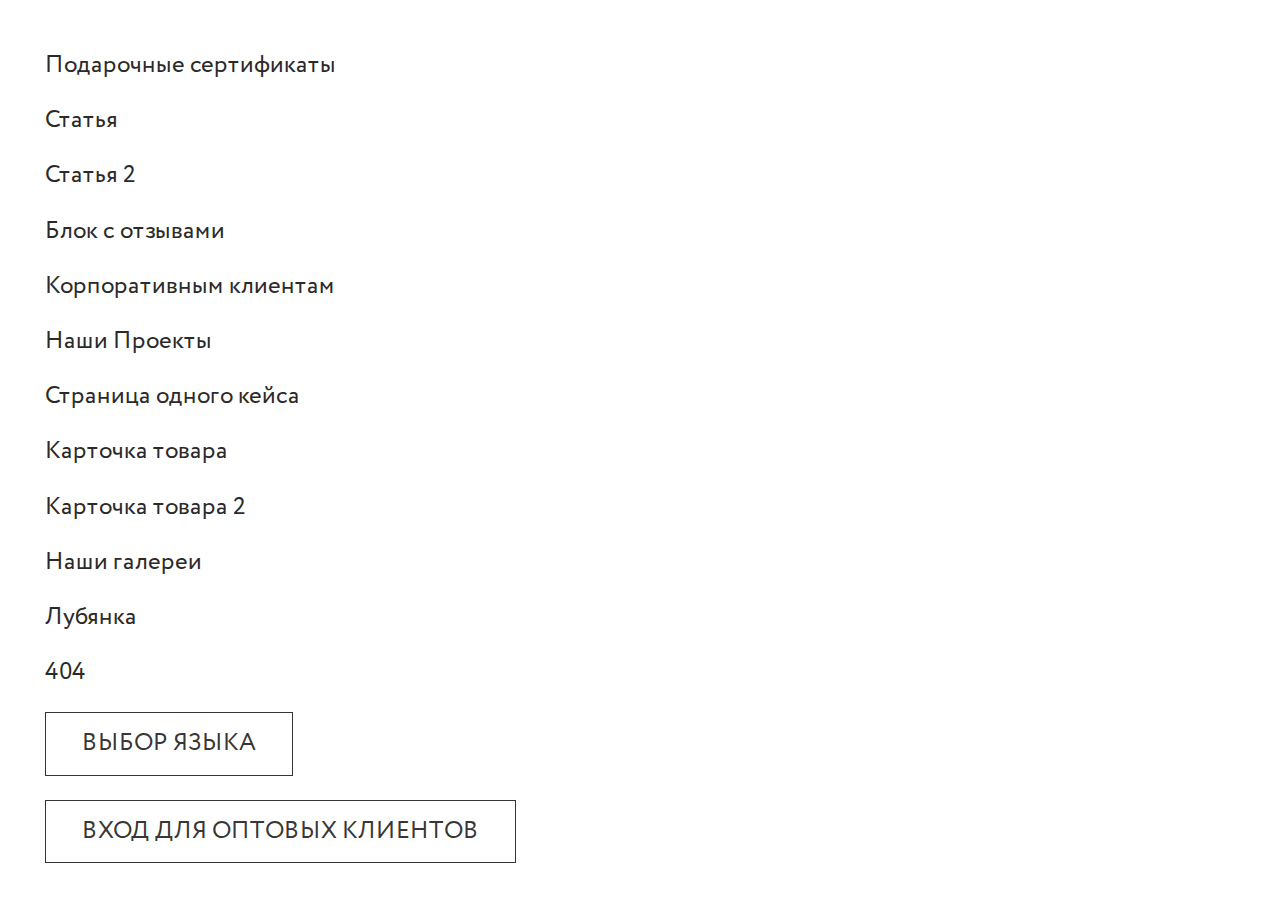
<file: nav.html>
<!DOCTYPE html>
<html lang="en">

<head>
	<meta charset="UTF-8">
	<meta name="viewport" content="width=device-width, initial-scale=1.0">
	<meta name="keywords" content="">
	<link rel="stylesheet" href="css/libs.min.css">
	<link rel="stylesheet" href="css/style.min.css">
	<title>Навигация</title>
	<script src="https://api-maps.yandex.ru/2.1/?lang=ru_RU&apikey=9133eb49-3a97-4b2d-90be-6b80a97a5036" type="text/javascript"></script>
</head>


<body>

	<main class="main">
        <div class="navigation">
            <div class="container">
                <div class="navigation__inner">
                    <a href="certificate.html">Подарочные сертификаты</a>
                    <a href="article.html">Статья</a>
                    <a href="article2.html">Статья 2</a>
                    <a href="reviews.html">Блок с отзывами</a>
                    <a href="corporate-gifts.html">Корпоративным клиентам</a>
                    <a href="projects.html">Наши Проекты</a>
                    <a href="case.html">Страница одного кейса</a>
                    <a href="product-card.html">Карточка товара</a>
                    <a href="product-card2.html">Карточка товара 2</a>
                    <a href="gallery.html">Наши галереи</a>
                    <a href="gallery-item.html">Лубянка</a>
                    <a href="mistake.html">404</a>
                </div>
                <button style="font-size: 24px; padding: 18px 36px; margin-top: 24px" class="language-btn btn-black__outline" data-modal="contactModal2">
                    <span>Выбор языка</span>
                </button>
                <button style="display: block; font-size: 24px; padding: 18px 36px; margin-top: 24px" class="language-btn btn-black__outline" data-modal="contactModal3">
                    <span>Вход для оптовых клиентов</span>
                </button>
            </div>
        </div>
    </main>

    <div class="modal language-modal" id="contactModal2">
        <div class="modal__dialog">
            <button type="button" class="_close-modal modal__close" data-bs-dismiss="modal" aria-label="Close">
                <img src="img/close.svg" alt="">
            </button>
            <div class="modal__content">
                <div class="modal__title">Is your language English?</div>
                <div class="language-modal__btns">
                    <button class="language-modal__btn btn-black__outline">
                        <span>Нет, Русский</span>
                    </button>
                    <button class="language-modal__btn btn-black">
                        <span>Yes, English</span>
                    </button>
                </div>
            </div>
        </div>
    </div>
    <div class="modal authorization-modal" id="contactModal3">
        <div class="modal__dialog">
            <button type="button" class="_close-modal modal__close" data-bs-dismiss="modal" aria-label="Close">
                <img src="img/close.svg" alt="">
            </button>
            <div class="modal__content">
                <div class="modal__title">Авторизация оптового клиента</div>
                <div class="modal__text">Для доступа к разделу “Оптовым клиентам” и для просмотра оптовых цен, авторизируйтесь:</div>
                <form class="form modal-form">
                    <div class="form-group modal-form__group">
                        <label>Логин <span></span></label>
                        <input type="text" placeholder="exemple@gmail.com">
                    </div>
                    <div class="form-group modal-form__group password-group">
                        <label>Пароль <span></span></label>
                        <input class="password-input" type="password" placeholder="введите пароль">
                        <span class="password-icon">
                            <input class="password" type="checkbox" checked>
                            <img src="img/password.svg" alt="">
                        </span>
                    </div>
                    <button class="form__btn form-group modal-form__btn btn btn-black__outline">
                        <span>Войти</span>
                    </button>
                    <div class="form__check modal-form__check">
                        <input type="checkbox" checked="">
                        <label>Я соглашаюсь с условиями <a href="">политики конфиденциальности</a></label>
                    </div>
                </form>
            </div>
        </div>
    </div>

	<script src="js/libs.min.js"></script>
<script src="js/main.min.js"></script>
</body>

</html>

<style>
    .navigation {
        padding: 50px 0;
    }
    .navigation__inner {
        display: grid;
        grid-template-columns: 100%;
        gap: 24px;
    }
    .navigation__inner a {
        font-size: 24px;
        line-height: 130%;
    }
    .navigation__inner a:hover {
        opacity: 0.7;
    }
</style>
</file>
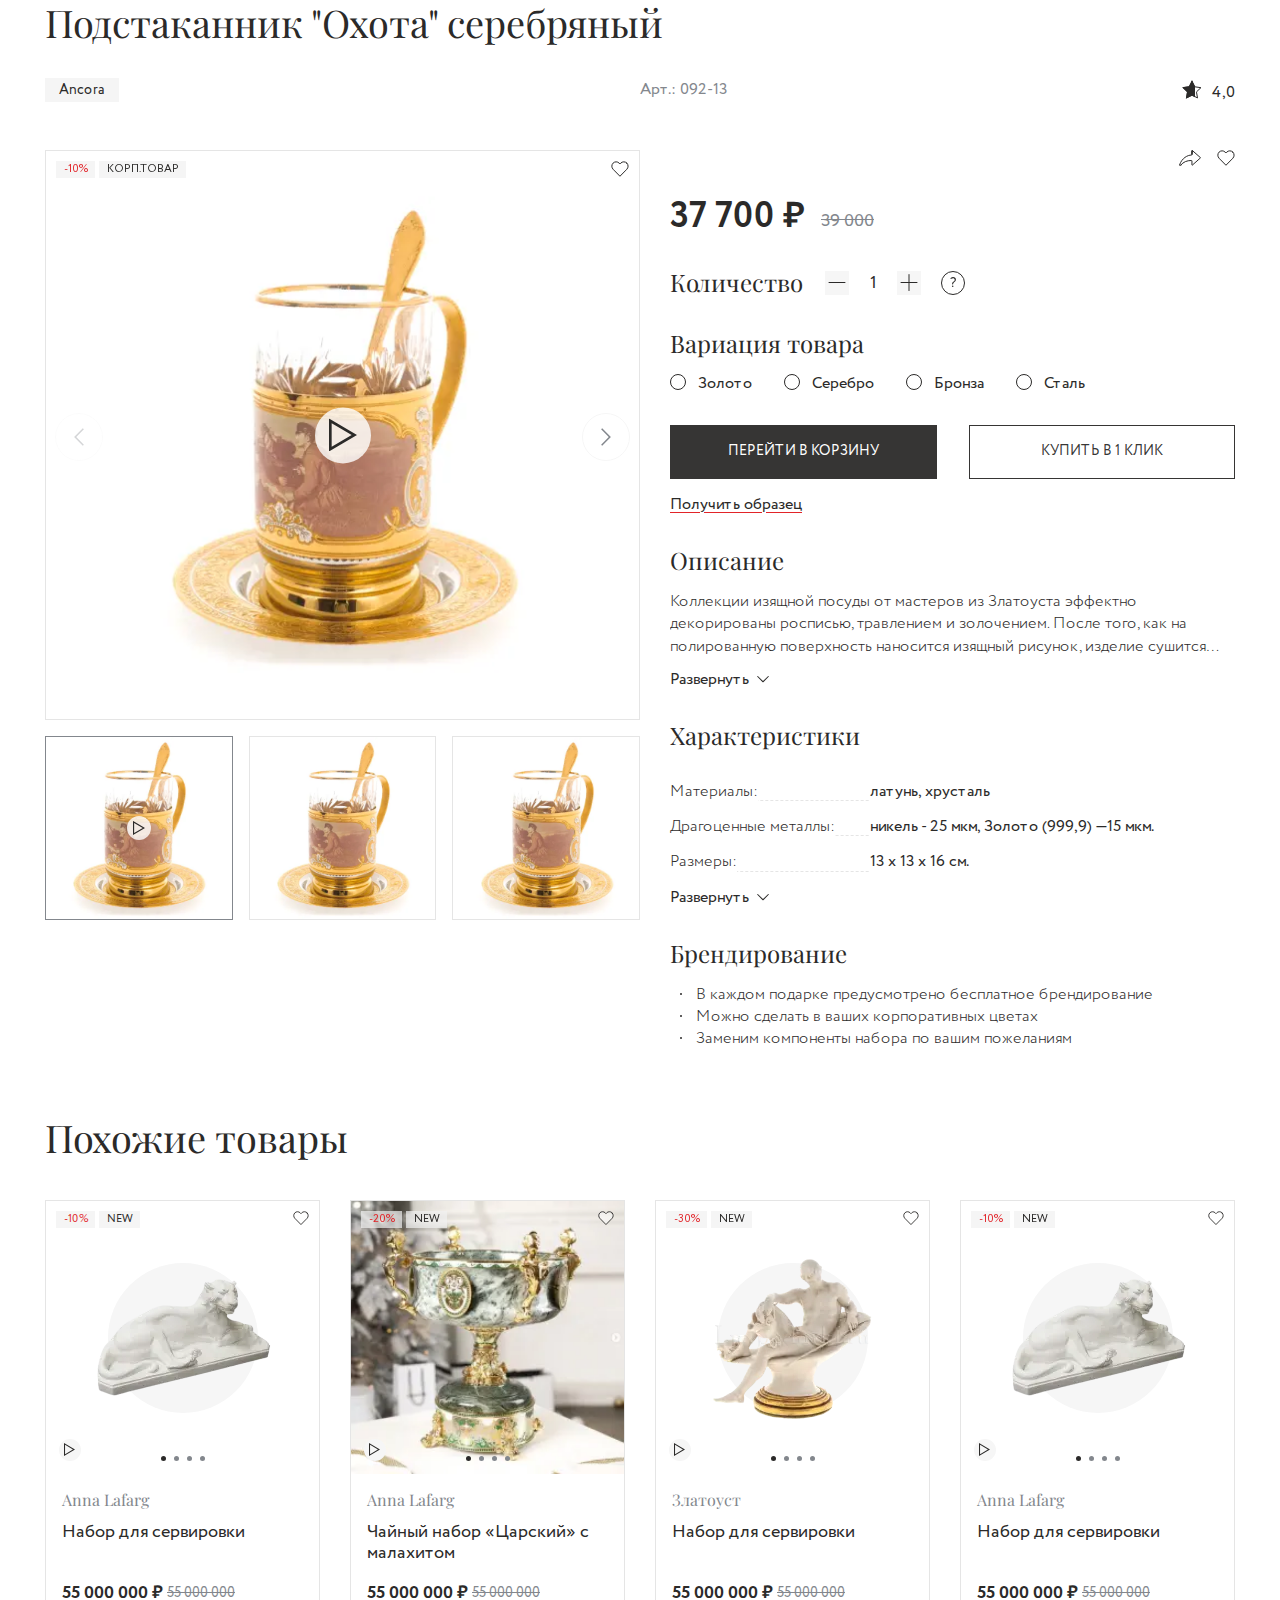
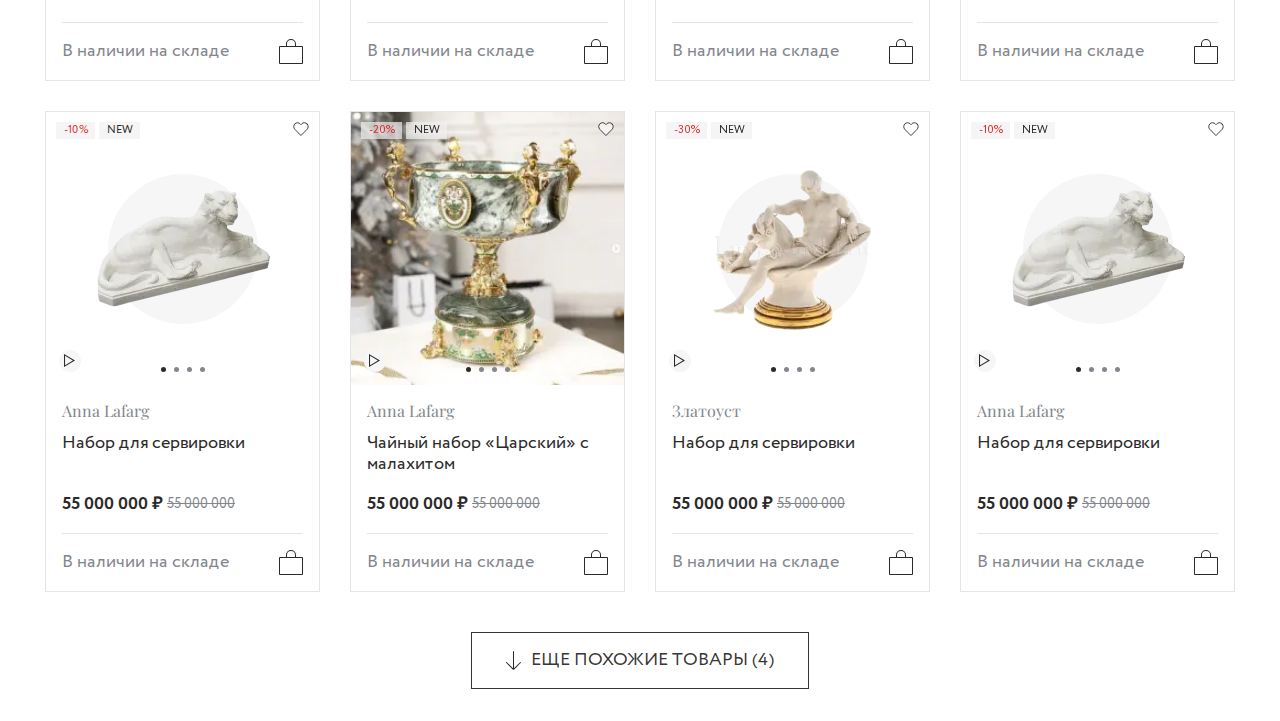
<file: product-card.html>
<!DOCTYPE html>
<html lang="en">

<head>
	<meta charset="UTF-8">
	<meta name="viewport" content="width=device-width, initial-scale=1.0">
	<meta name="keywords" content="">
	<link rel="stylesheet" href="css/libs.min.css">
	<link rel="stylesheet" href="css/style.min.css">
	<title>Карточка товара</title>
	<script src="https://api-maps.yandex.ru/2.1/?lang=ru_RU&apikey=9133eb49-3a97-4b2d-90be-6b80a97a5036" type="text/javascript"></script>
</head>


<body>

	<main class="main">
		<section class="product-main">
			<div class="container">
				<div class="product-main__inner">
					<h3 class="product-main__title">Подстаканник "Охота" серебряный</h3>
					<div class="product-main__top">
						<div class="product-main__name">Ancora</div>
						<div class="product-main__group">
							<div class="product-main__art">Арт.: 092-13</div>
							<div class="product-main__star">
								<i>
									<img src="img/star.svg" alt="">
								</i>
								<span>4,0</span>
							</div>
						</div>
					</div>
					<div class="product-main__wrap">
						<div class="product-main__slider gallery2">
							<div class="swiper mySwiper2">
								<div class="swiper-wrapper">
									<div class="swiper-slide" data-modal="contactModal3">
										<img src="img/product-main__img.webp" alt="">
										<div class="play">
											<img src="img/play.svg" alt="">
										</div>
										<div class="product-card__info">
											<div class="product-card__discount">-10%</div>
											<div class="product-card__new">корп.товар</div>
											<div class="product-card__favorite favorite">
												<svg width="18" height="16" viewBox="0 0 18 16" fill="none" xmlns="http://www.w3.org/2000/svg">
													<path d="M15.8248 2.10426C15.428 1.69969 14.9569 1.37875 14.4384 1.15979C13.9199 0.940826 13.3641 0.828125 12.8028 0.828125C12.2415 0.828125 11.6857 0.940826 11.1672 1.15979C10.6487 1.37875 10.1775 1.69969 9.78074 2.10426L8.95725 2.9435L8.13376 2.10426C7.33226 1.28744 6.2452 0.828548 5.11171 0.828548C3.97822 0.828548 2.89116 1.28744 2.08966 2.10426C1.28817 2.92109 0.837891 4.02895 0.837891 5.18412C0.837891 6.33928 1.28817 7.44714 2.08966 8.26397L2.91315 9.10321L8.95725 15.2629L15.0013 9.10321L15.8248 8.26397C16.2218 7.85958 16.5367 7.37945 16.7516 6.851C16.9664 6.32255 17.077 5.75613 17.077 5.18412C17.077 4.6121 16.9664 4.04568 16.7516 3.51723C16.5367 2.98878 16.2218 2.50865 15.8248 2.10426V2.10426Z" fill="white" fill-opacity="0.5" stroke="#2B2A29" stroke-linecap="round" stroke-linejoin="round"></path>
												</svg>
											</div>
										</div>
									</div>
									<div class="swiper-slide" data-modal="contactModal3">
										<img src="img/product-main__img.webp" alt="">
									</div>
									<div class="swiper-slide" data-modal="contactModal3">
										<img src="img/product-main__img.webp" alt="">
									</div>
									<div class="swiper-slide" data-modal="contactModal3">
										<img src="img/product-main__img.webp" alt="">
									</div>
									<div class="swiper-slide" data-modal="contactModal3">
										<img src="img/product-main__img.webp" alt="">
									</div>
								</div>
								<div class="swiper-button-next">
									<svg width="10" height="18" viewBox="0 0 10 18" fill="none" xmlns="http://www.w3.org/2000/svg">
										<path d="M1.18209 17.6987L0.121094 16.6387L7.75812 9.00171L0.121094 1.36469L1.18209 0.304688L9.87912 9.00171L1.18209 17.6987Z" fill="#83878D"/>
									</svg>
								</div>
								<div class="swiper-button-prev">
									<svg width="10" height="18" viewBox="0 0 10 18" fill="none" xmlns="http://www.w3.org/2000/svg">
										<path d="M8.81791 17.6987L9.87891 16.6387L2.24188 9.00171L9.87891 1.36469L8.81791 0.304688L0.120876 9.00171L8.81791 17.6987Z" fill="#83878D"/>
									</svg>
								</div>
							</div>
							<div thumbsSlider="" class="swiper mySwiper">
								<div class="swiper-wrapper">
									<div class="swiper-slide">
										<img src="img/product-main__img.webp" alt="">
										<div class="play">
											<img src="img/play.svg" alt="">
										</div>
									</div>
									<div class="swiper-slide">
										<img src="img/product-main__img.webp" alt="">
									</div>
									<div class="swiper-slide">
										<img src="img/product-main__img.webp" alt="">
									</div>
									<div class="swiper-slide">
										<img src="img/product-main__img.webp" alt="">
									</div>
									<div class="swiper-slide">
										<img src="img/product-main__img.webp" alt="">
									</div>
								</div>
							</div>
						</div>
						<div class="product-main__desc">
							<div class="product-main__desc-top product-main__desc-top2">
								<div class="product-main__group2">
									<div class="send">
										<img src="img/send.svg" alt="">
									</div>
									<div class="favorite">
										<svg width="18" height="16" viewBox="0 0 18 16" fill="none" xmlns="http://www.w3.org/2000/svg">
											<path d="M15.8248 2.10426C15.428 1.69969 14.9569 1.37875 14.4384 1.15979C13.9199 0.940826 13.3641 0.828125 12.8028 0.828125C12.2415 0.828125 11.6857 0.940826 11.1672 1.15979C10.6487 1.37875 10.1775 1.69969 9.78074 2.10426L8.95725 2.9435L8.13376 2.10426C7.33226 1.28744 6.2452 0.828548 5.11171 0.828548C3.97822 0.828548 2.89116 1.28744 2.08966 2.10426C1.28817 2.92109 0.837891 4.02895 0.837891 5.18412C0.837891 6.33928 1.28817 7.44714 2.08966 8.26397L2.91315 9.10321L8.95725 15.2629L15.0013 9.10321L15.8248 8.26397C16.2218 7.85958 16.5367 7.37945 16.7516 6.851C16.9664 6.32255 17.077 5.75613 17.077 5.18412C17.077 4.6121 16.9664 4.04568 16.7516 3.51723C16.5367 2.98878 16.2218 2.50865 15.8248 2.10426V2.10426Z" fill="white" fill-opacity="0.5" stroke="#2B2A29" stroke-linecap="round" stroke-linejoin="round"></path>
										</svg>
									</div>
								</div>
							</div>
							<div class="product-main__price">
								<span>37 700 ₽</span>
								<span>39 000</span>
							</div>
							<div class="product-main__calc">
								<div class="product-main__subtitle">Количество</div>
								<div class="cartcalc">
									<div class="ccalc-minus">
										<img src="img/minus.svg" alt="">
									</div>
									<input type="text" value="1">
									<div class="ccalc-plus">
										<img src="img/plus.svg" alt="">
									</div>
									<div class="calc-info">
										<div class="calc-info__show">
											<svg width="6" height="11" viewBox="0 0 6 11" fill="none" xmlns="http://www.w3.org/2000/svg">
												<path d="M3.19191 6.7685V6.8805L3.20591 7.0765V7.1045C3.20591 7.4125 3.06591 7.5805 2.77191 7.6085H2.71591C2.40791 7.6085 2.23991 7.4545 2.19791 7.1325L2.16991 6.8805C2.15591 6.8105 2.15591 6.7265 2.15591 6.6005C2.15591 4.5845 4.70391 4.6965 4.70391 2.7225C4.70391 1.8685 3.98991 1.1825 2.99591 1.1825C2.44991 1.1825 1.91791 1.3925 1.38591 1.8125C1.25991 1.9105 1.13391 1.9525 1.00791 1.9525C0.853906 1.9525 0.713906 1.8825 0.615906 1.7565C0.545906 1.6585 0.503906 1.5605 0.503906 1.4345C0.503906 1.2805 0.559906 1.1545 0.671906 1.0565C1.41391 0.3985 2.21191 0.0625 3.06591 0.0625C3.94791 0.0625 4.63391 0.3005 5.15191 0.7625C5.65591 1.2245 5.90791 1.7985 5.90791 2.4845C5.90791 3.9965 4.91391 4.6965 4.15791 5.2565C3.62591 5.6485 3.19191 6.1385 3.19191 6.7685ZM2.74391 10.0445C2.25391 10.0445 1.93191 9.6805 1.93191 9.2465C1.93191 8.8545 2.25391 8.5045 2.74391 8.5045C3.14991 8.5045 3.48591 8.8685 3.48591 9.2465C3.48591 9.6805 3.17791 10.0445 2.74391 10.0445Z" fill="#2B2A29"/>
											</svg>
										</div>
										<div class="calc-info__hidden">
											<ul class="calc-info__list">
												<li>
													<p>от 10 шт.</p>
													<p><span>37 700 ₽</span> за 1 ед.</p>
												</li>
												<li>
													<p>от 20 шт.</p>
													<p><span>34 700 ₽</span> за 1 ед.</p>
												</li>
												<li>
													<p>от 30 шт.</p>
													<p><span>30 700 ₽</span> за 1 ед.</p>
												</li>
												<li>
													<p>от 50 шт.</p>
													<p><span>29 700 ₽</span> за 1 ед.</p>
												</li>
											</ul>
										</div>
									</div>
								</div>
							</div>
							<div class="product-main__checkboxes">
								<div class="product-main__subtitle">Вариация товара</div>
								<div class="product-main__checkboxes-wrap">
									<div class="product-main__checkbox">
										<input type="radio" name="product-main__checkbox">
										<label>Золото</label>
									</div>
									<div class="product-main__checkbox">
										<input type="radio" name="product-main__checkbox">
										<label>Серебро</label>
									</div>
									<div class="product-main__checkbox">
										<input type="radio" name="product-main__checkbox">
										<label>Бронза</label>
									</div>
									<div class="product-main__checkbox">
										<input type="radio" name="product-main__checkbox">
										<label>Сталь</label>
									</div>
								</div>
							</div>
							<div class="product-main__btns">
								<button class="product-main__btn btn-black">
									<span>Перейти в корзину</span>
								</button>
								<button class="product-main__btn btn-black__outline">
									<span>Купить в 1 клик</span>
								</button>
							</div>
							<button class="product-main__modal-btn" data-modal="contactModal4">
								<span>Получить образец </span>
							</button>
							<div class="product-main__group4">
								<div class="product-main__subtitle">Описание</div>
								<div class="product-main__text">
									<p>Коллекции изящной посуды от мастеров из Златоуста эффектно декорированы росписью, травлением и золочением. После того, как на полированную поверхность наносится изящный рисунок, изделие сушится Коллекции изящной посуды от мастеров из Златоуста эффектно декорированы росписью, травлением и золочением. После того, как на полированную поверхность наносится изящный рисунок, изделие сушится</p>
								</div>
								<div class="product-main__btn-show">
									<span>Развернуть</span>
									<span>Скрыть</span>
									<i>
										<img src="img/arrow6.svg" alt="">
									</i>
								</div>
							</div>
							<div class="product-main__characteristic">
								<div class="product-main__subtitle">Характеристики</div>
								<ul class="product-main__characteristic-list">
									<li>
										<span><span>Материалы:</span></span>
										<span>латунь, хрусталь</span>
									</li>
									<li>
										<span><span>Драгоценные металлы:</span></span>
										<span>никель - 25 мкм, Золото (999,9) —15 мкм.</span>
									</li>
									<li>
										<span><span>Размеры:</span></span>
										<span>13 х 13 х 16 см.</span>
									</li>
									<li>
										<span><span>Материалы:</span></span>
										<span>латунь, хрусталь</span>
									</li>
									<li>
										<span><span>Драгоценные металлы:</span></span>
										<span>никель - 25 мкм, Золото (999,9) —15 мкм.</span>
									</li>
									<li>
										<span><span>Размеры:</span></span>
										<span>13 х 13 х 16 см.</span>
									</li>
								</ul>
								<div class="product-main__btn-show">
									<span>Развернуть</span>
									<span>Скрыть</span>
									<i>
										<img src="img/arrow6.svg" alt="">
									</i>
								</div>
							</div>
							<div class="product-main__branding">
								<div class="product-main__subtitle">Брендирование</div>
								<ul class="product-main__branding-list">
									<li>В каждом подарке предусмотрено бесплатное брендирование</li>
									<li>Можно сделать в ваших корпоративных цветах</li>
									<li>Заменим компоненты набора по вашим пожеланиям</li>
								</ul>
							</div>
						</div>
					</div>
				</div>
			</div>
		</section>
		<section class="products2">
			<div class="container">
				<div class="products2__inner">
					<h3 class="products2__title">Похожие товары</h3>
					<div class="products2__cards">
						<div class="product-card">
							<div class="product-card__top">
								<div class="product-card__info">
									<div class="product-card__discount">-10%</div>
									<div class="product-card__new">NEW</div>
									<div class="product-card__favorite favorite">
										<svg width="18" height="16" viewBox="0 0 18 16" fill="none" xmlns="http://www.w3.org/2000/svg">
											<path d="M15.8248 2.10426C15.428 1.69969 14.9569 1.37875 14.4384 1.15979C13.9199 0.940826 13.3641 0.828125 12.8028 0.828125C12.2415 0.828125 11.6857 0.940826 11.1672 1.15979C10.6487 1.37875 10.1775 1.69969 9.78074 2.10426L8.95725 2.9435L8.13376 2.10426C7.33226 1.28744 6.2452 0.828548 5.11171 0.828548C3.97822 0.828548 2.89116 1.28744 2.08966 2.10426C1.28817 2.92109 0.837891 4.02895 0.837891 5.18412C0.837891 6.33928 1.28817 7.44714 2.08966 8.26397L2.91315 9.10321L8.95725 15.2629L15.0013 9.10321L15.8248 8.26397C16.2218 7.85958 16.5367 7.37945 16.7516 6.851C16.9664 6.32255 17.077 5.75613 17.077 5.18412C17.077 4.6121 16.9664 4.04568 16.7516 3.51723C16.5367 2.98878 16.2218 2.50865 15.8248 2.10426V2.10426Z" fill="white" fill-opacity="0.5" stroke="#2B2A29" stroke-linecap="round" stroke-linejoin="round"/>
										</svg>
									</div>
								</div>
								<div class="product-card__slider">
									<div class="swiper mySwiper">
										<div class="swiper-wrapper">
											<div class="swiper-slide">
												<img src="img/product-card__img.webp" alt="">
											</div>
											<div class="swiper-slide">
												<img src="img/product-card__img.webp" alt="">
											</div>
											<div class="swiper-slide">
												<img src="img/product-card__img.webp" alt="">
											</div>
											<div class="swiper-slide">
												<img src="img/product-card__img.webp" alt="">
											</div>
										</div>
									</div>
									<div class="swiper-pagination"></div>
								</div>
								<a href="https://www.youtube.com/watch?v=c9DIoSNoQNs" class="product-card__video" data-fancybox="video2">
									<img src="img/play.svg" alt="">
								</a>
							</div>
							<div class="product-card__desc">
								<div class="product-card__title">Anna Lafarg</div>
								<div class="product-card__subtitle">Набор для сервировки</div>
								<div class="product-card__price">
									<span>55 000 000 ₽</span>
									<span>55 000 000</span>
								</div>
								<div class="product-card__info2">
									<span>В наличии на складе</span>
									<i>
										<img src="img/warehouse.svg" alt="">
									</i>
								</div>
							</div>
						</div>
						<div class="product-card">
							<div class="product-card__top">
								<div class="product-card__info">
									<div class="product-card__discount">-20%</div>
									<div class="product-card__new">NEW</div>
									<div class="product-card__favorite favorite">
										<svg width="18" height="16" viewBox="0 0 18 16" fill="none" xmlns="http://www.w3.org/2000/svg">
											<path d="M15.8248 2.10426C15.428 1.69969 14.9569 1.37875 14.4384 1.15979C13.9199 0.940826 13.3641 0.828125 12.8028 0.828125C12.2415 0.828125 11.6857 0.940826 11.1672 1.15979C10.6487 1.37875 10.1775 1.69969 9.78074 2.10426L8.95725 2.9435L8.13376 2.10426C7.33226 1.28744 6.2452 0.828548 5.11171 0.828548C3.97822 0.828548 2.89116 1.28744 2.08966 2.10426C1.28817 2.92109 0.837891 4.02895 0.837891 5.18412C0.837891 6.33928 1.28817 7.44714 2.08966 8.26397L2.91315 9.10321L8.95725 15.2629L15.0013 9.10321L15.8248 8.26397C16.2218 7.85958 16.5367 7.37945 16.7516 6.851C16.9664 6.32255 17.077 5.75613 17.077 5.18412C17.077 4.6121 16.9664 4.04568 16.7516 3.51723C16.5367 2.98878 16.2218 2.50865 15.8248 2.10426V2.10426Z" fill="white" fill-opacity="0.5" stroke="#2B2A29" stroke-linecap="round" stroke-linejoin="round"/>
										</svg>
									</div>
								</div>
								<div class="product-card__slider">
									<div class="swiper mySwiper">
										<div class="swiper-wrapper">
											<div class="swiper-slide swiper-slide2">
												<img src="img/product-card__img2.webp" alt="">
											</div>
											<div class="swiper-slide swiper-slide2">
												<img src="img/product-card__img2.webp" alt="">
											</div>
											<div class="swiper-slide swiper-slide2">
												<img src="img/product-card__img2.webp" alt="">
											</div>
											<div class="swiper-slide swiper-slide2">
												<img src="img/product-card__img2.webp" alt="">
											</div>
										</div>
									</div>
									<div class="swiper-pagination"></div>
								</div>
								<a href="https://www.youtube.com/watch?v=c9DIoSNoQNs" class="product-card__video" data-fancybox="video2">
									<img src="img/play.svg" alt="">
								</a>
							</div>
							<div class="product-card__desc">
								<div class="product-card__title">Anna Lafarg</div>
								<div class="product-card__subtitle">Чайный набор «Царский» с малахитом</div>
								<div class="product-card__price">
									<span>55 000 000 ₽</span>
									<span>55 000 000</span>
								</div>
								<div class="product-card__info2">
									<span>В наличии на складе</span>
									<i>
										<img src="img/warehouse.svg" alt="">
									</i>
								</div>
							</div>
						</div>
						<div class="product-card">
							<div class="product-card__top">
								<div class="product-card__info">
									<div class="product-card__discount">-30%</div>
									<div class="product-card__new">NEW</div>
									<div class="product-card__favorite favorite">
										<svg width="18" height="16" viewBox="0 0 18 16" fill="none" xmlns="http://www.w3.org/2000/svg">
											<path d="M15.8248 2.10426C15.428 1.69969 14.9569 1.37875 14.4384 1.15979C13.9199 0.940826 13.3641 0.828125 12.8028 0.828125C12.2415 0.828125 11.6857 0.940826 11.1672 1.15979C10.6487 1.37875 10.1775 1.69969 9.78074 2.10426L8.95725 2.9435L8.13376 2.10426C7.33226 1.28744 6.2452 0.828548 5.11171 0.828548C3.97822 0.828548 2.89116 1.28744 2.08966 2.10426C1.28817 2.92109 0.837891 4.02895 0.837891 5.18412C0.837891 6.33928 1.28817 7.44714 2.08966 8.26397L2.91315 9.10321L8.95725 15.2629L15.0013 9.10321L15.8248 8.26397C16.2218 7.85958 16.5367 7.37945 16.7516 6.851C16.9664 6.32255 17.077 5.75613 17.077 5.18412C17.077 4.6121 16.9664 4.04568 16.7516 3.51723C16.5367 2.98878 16.2218 2.50865 15.8248 2.10426V2.10426Z" fill="white" fill-opacity="0.5" stroke="#2B2A29" stroke-linecap="round" stroke-linejoin="round"/>
										</svg>
									</div>
								</div>
								<div class="product-card__slider">
									<div class="swiper mySwiper">
										<div class="swiper-wrapper">
											<div class="swiper-slide">
												<img src="img/product-card__img3.webp" alt="">
											</div>
											<div class="swiper-slide">
												<img src="img/product-card__img3.webp" alt="">
											</div>
											<div class="swiper-slide">
												<img src="img/product-card__img3.webp" alt="">
											</div>
											<div class="swiper-slide">
												<img src="img/product-card__img3.webp" alt="">
											</div>
										</div>
									</div>
									<div class="swiper-pagination"></div>
								</div>
								<a href="https://www.youtube.com/watch?v=c9DIoSNoQNs" class="product-card__video" data-fancybox="video2">
									<img src="img/play.svg" alt="">
								</a>
							</div>
							<div class="product-card__desc">
								<div class="product-card__title">Златоуст</div>
								<div class="product-card__subtitle">Набор для сервировки</div>
								<div class="product-card__price">
									<span>55 000 000 ₽</span>
									<span>55 000 000</span>
								</div>
								<div class="product-card__info2">
									<span>В наличии на складе</span>
									<i>
										<img src="img/warehouse.svg" alt="">
									</i>
								</div>
							</div>
						</div>
						<div class="product-card">
							<div class="product-card__top">
								<div class="product-card__info">
									<div class="product-card__discount">-10%</div>
									<div class="product-card__new">NEW</div>
									<div class="product-card__favorite favorite">
										<svg width="18" height="16" viewBox="0 0 18 16" fill="none" xmlns="http://www.w3.org/2000/svg">
											<path d="M15.8248 2.10426C15.428 1.69969 14.9569 1.37875 14.4384 1.15979C13.9199 0.940826 13.3641 0.828125 12.8028 0.828125C12.2415 0.828125 11.6857 0.940826 11.1672 1.15979C10.6487 1.37875 10.1775 1.69969 9.78074 2.10426L8.95725 2.9435L8.13376 2.10426C7.33226 1.28744 6.2452 0.828548 5.11171 0.828548C3.97822 0.828548 2.89116 1.28744 2.08966 2.10426C1.28817 2.92109 0.837891 4.02895 0.837891 5.18412C0.837891 6.33928 1.28817 7.44714 2.08966 8.26397L2.91315 9.10321L8.95725 15.2629L15.0013 9.10321L15.8248 8.26397C16.2218 7.85958 16.5367 7.37945 16.7516 6.851C16.9664 6.32255 17.077 5.75613 17.077 5.18412C17.077 4.6121 16.9664 4.04568 16.7516 3.51723C16.5367 2.98878 16.2218 2.50865 15.8248 2.10426V2.10426Z" fill="white" fill-opacity="0.5" stroke="#2B2A29" stroke-linecap="round" stroke-linejoin="round"/>
										</svg>
									</div>
								</div>
								<div class="product-card__slider">
									<div class="swiper mySwiper">
										<div class="swiper-wrapper">
											<div class="swiper-slide">
												<img src="img/product-card__img.webp" alt="">
											</div>
											<div class="swiper-slide">
												<img src="img/product-card__img.webp" alt="">
											</div>
											<div class="swiper-slide">
												<img src="img/product-card__img.webp" alt="">
											</div>
											<div class="swiper-slide">
												<img src="img/product-card__img.webp" alt="">
											</div>
										</div>
									</div>
									<div class="swiper-pagination"></div>
								</div>
								<a href="https://www.youtube.com/watch?v=c9DIoSNoQNs" class="product-card__video" data-fancybox="video2">
									<img src="img/play.svg" alt="">
								</a>
							</div>
							<div class="product-card__desc">
								<div class="product-card__title">Anna Lafarg</div>
								<div class="product-card__subtitle">Набор для сервировки</div>
								<div class="product-card__price">
									<span>55 000 000 ₽</span>
									<span>55 000 000</span>
								</div>
								<div class="product-card__info2">
									<span>В наличии на складе</span>
									<i>
										<img src="img/warehouse.svg" alt="">
									</i>
								</div>
							</div>
						</div>
						<div class="product-card">
							<div class="product-card__top">
								<div class="product-card__info">
									<div class="product-card__discount">-10%</div>
									<div class="product-card__new">NEW</div>
									<div class="product-card__favorite favorite">
										<svg width="18" height="16" viewBox="0 0 18 16" fill="none" xmlns="http://www.w3.org/2000/svg">
											<path d="M15.8248 2.10426C15.428 1.69969 14.9569 1.37875 14.4384 1.15979C13.9199 0.940826 13.3641 0.828125 12.8028 0.828125C12.2415 0.828125 11.6857 0.940826 11.1672 1.15979C10.6487 1.37875 10.1775 1.69969 9.78074 2.10426L8.95725 2.9435L8.13376 2.10426C7.33226 1.28744 6.2452 0.828548 5.11171 0.828548C3.97822 0.828548 2.89116 1.28744 2.08966 2.10426C1.28817 2.92109 0.837891 4.02895 0.837891 5.18412C0.837891 6.33928 1.28817 7.44714 2.08966 8.26397L2.91315 9.10321L8.95725 15.2629L15.0013 9.10321L15.8248 8.26397C16.2218 7.85958 16.5367 7.37945 16.7516 6.851C16.9664 6.32255 17.077 5.75613 17.077 5.18412C17.077 4.6121 16.9664 4.04568 16.7516 3.51723C16.5367 2.98878 16.2218 2.50865 15.8248 2.10426V2.10426Z" fill="white" fill-opacity="0.5" stroke="#2B2A29" stroke-linecap="round" stroke-linejoin="round"/>
										</svg>
									</div>
								</div>
								<div class="product-card__slider">
									<div class="swiper mySwiper">
										<div class="swiper-wrapper">
											<div class="swiper-slide">
												<img src="img/product-card__img.webp" alt="">
											</div>
											<div class="swiper-slide">
												<img src="img/product-card__img.webp" alt="">
											</div>
											<div class="swiper-slide">
												<img src="img/product-card__img.webp" alt="">
											</div>
											<div class="swiper-slide">
												<img src="img/product-card__img.webp" alt="">
											</div>
										</div>
									</div>
									<div class="swiper-pagination"></div>
								</div>
								<a href="https://www.youtube.com/watch?v=c9DIoSNoQNs" class="product-card__video" data-fancybox="video2">
									<img src="img/play.svg" alt="">
								</a>
							</div>
							<div class="product-card__desc">
								<div class="product-card__title">Anna Lafarg</div>
								<div class="product-card__subtitle">Набор для сервировки</div>
								<div class="product-card__price">
									<span>55 000 000 ₽</span>
									<span>55 000 000</span>
								</div>
								<div class="product-card__info2">
									<span>В наличии на складе</span>
									<i>
										<img src="img/warehouse.svg" alt="">
									</i>
								</div>
							</div>
						</div>
						<div class="product-card">
							<div class="product-card__top">
								<div class="product-card__info">
									<div class="product-card__discount">-20%</div>
									<div class="product-card__new">NEW</div>
									<div class="product-card__favorite favorite">
										<svg width="18" height="16" viewBox="0 0 18 16" fill="none" xmlns="http://www.w3.org/2000/svg">
											<path d="M15.8248 2.10426C15.428 1.69969 14.9569 1.37875 14.4384 1.15979C13.9199 0.940826 13.3641 0.828125 12.8028 0.828125C12.2415 0.828125 11.6857 0.940826 11.1672 1.15979C10.6487 1.37875 10.1775 1.69969 9.78074 2.10426L8.95725 2.9435L8.13376 2.10426C7.33226 1.28744 6.2452 0.828548 5.11171 0.828548C3.97822 0.828548 2.89116 1.28744 2.08966 2.10426C1.28817 2.92109 0.837891 4.02895 0.837891 5.18412C0.837891 6.33928 1.28817 7.44714 2.08966 8.26397L2.91315 9.10321L8.95725 15.2629L15.0013 9.10321L15.8248 8.26397C16.2218 7.85958 16.5367 7.37945 16.7516 6.851C16.9664 6.32255 17.077 5.75613 17.077 5.18412C17.077 4.6121 16.9664 4.04568 16.7516 3.51723C16.5367 2.98878 16.2218 2.50865 15.8248 2.10426V2.10426Z" fill="white" fill-opacity="0.5" stroke="#2B2A29" stroke-linecap="round" stroke-linejoin="round"/>
										</svg>
									</div>
								</div>
								<div class="product-card__slider">
									<div class="swiper mySwiper">
										<div class="swiper-wrapper">
											<div class="swiper-slide swiper-slide2">
												<img src="img/product-card__img2.webp" alt="">
											</div>
											<div class="swiper-slide swiper-slide2">
												<img src="img/product-card__img2.webp" alt="">
											</div>
											<div class="swiper-slide swiper-slide2">
												<img src="img/product-card__img2.webp" alt="">
											</div>
											<div class="swiper-slide swiper-slide2">
												<img src="img/product-card__img2.webp" alt="">
											</div>
										</div>
									</div>
									<div class="swiper-pagination"></div>
								</div>
								<a href="https://www.youtube.com/watch?v=c9DIoSNoQNs" class="product-card__video" data-fancybox="video2">
									<img src="img/play.svg" alt="">
								</a>
							</div>
							<div class="product-card__desc">
								<div class="product-card__title">Anna Lafarg</div>
								<div class="product-card__subtitle">Чайный набор «Царский» с малахитом</div>
								<div class="product-card__price">
									<span>55 000 000 ₽</span>
									<span>55 000 000</span>
								</div>
								<div class="product-card__info2">
									<span>В наличии на складе</span>
									<i>
										<img src="img/warehouse.svg" alt="">
									</i>
								</div>
							</div>
						</div>
						<div class="product-card">
							<div class="product-card__top">
								<div class="product-card__info">
									<div class="product-card__discount">-30%</div>
									<div class="product-card__new">NEW</div>
									<div class="product-card__favorite favorite">
										<svg width="18" height="16" viewBox="0 0 18 16" fill="none" xmlns="http://www.w3.org/2000/svg">
											<path d="M15.8248 2.10426C15.428 1.69969 14.9569 1.37875 14.4384 1.15979C13.9199 0.940826 13.3641 0.828125 12.8028 0.828125C12.2415 0.828125 11.6857 0.940826 11.1672 1.15979C10.6487 1.37875 10.1775 1.69969 9.78074 2.10426L8.95725 2.9435L8.13376 2.10426C7.33226 1.28744 6.2452 0.828548 5.11171 0.828548C3.97822 0.828548 2.89116 1.28744 2.08966 2.10426C1.28817 2.92109 0.837891 4.02895 0.837891 5.18412C0.837891 6.33928 1.28817 7.44714 2.08966 8.26397L2.91315 9.10321L8.95725 15.2629L15.0013 9.10321L15.8248 8.26397C16.2218 7.85958 16.5367 7.37945 16.7516 6.851C16.9664 6.32255 17.077 5.75613 17.077 5.18412C17.077 4.6121 16.9664 4.04568 16.7516 3.51723C16.5367 2.98878 16.2218 2.50865 15.8248 2.10426V2.10426Z" fill="white" fill-opacity="0.5" stroke="#2B2A29" stroke-linecap="round" stroke-linejoin="round"/>
										</svg>
									</div>
								</div>
								<div class="product-card__slider">
									<div class="swiper mySwiper">
										<div class="swiper-wrapper">
											<div class="swiper-slide">
												<img src="img/product-card__img3.webp" alt="">
											</div>
											<div class="swiper-slide">
												<img src="img/product-card__img3.webp" alt="">
											</div>
											<div class="swiper-slide">
												<img src="img/product-card__img3.webp" alt="">
											</div>
											<div class="swiper-slide">
												<img src="img/product-card__img3.webp" alt="">
											</div>
										</div>
									</div>
									<div class="swiper-pagination"></div>
								</div>
								<a href="https://www.youtube.com/watch?v=c9DIoSNoQNs" class="product-card__video" data-fancybox="video2">
									<img src="img/play.svg" alt="">
								</a>
							</div>
							<div class="product-card__desc">
								<div class="product-card__title">Златоуст</div>
								<div class="product-card__subtitle">Набор для сервировки</div>
								<div class="product-card__price">
									<span>55 000 000 ₽</span>
									<span>55 000 000</span>
								</div>
								<div class="product-card__info2">
									<span>В наличии на складе</span>
									<i>
										<img src="img/warehouse.svg" alt="">
									</i>
								</div>
							</div>
						</div>
						<div class="product-card">
							<div class="product-card__top">
								<div class="product-card__info">
									<div class="product-card__discount">-10%</div>
									<div class="product-card__new">NEW</div>
									<div class="product-card__favorite favorite">
										<svg width="18" height="16" viewBox="0 0 18 16" fill="none" xmlns="http://www.w3.org/2000/svg">
											<path d="M15.8248 2.10426C15.428 1.69969 14.9569 1.37875 14.4384 1.15979C13.9199 0.940826 13.3641 0.828125 12.8028 0.828125C12.2415 0.828125 11.6857 0.940826 11.1672 1.15979C10.6487 1.37875 10.1775 1.69969 9.78074 2.10426L8.95725 2.9435L8.13376 2.10426C7.33226 1.28744 6.2452 0.828548 5.11171 0.828548C3.97822 0.828548 2.89116 1.28744 2.08966 2.10426C1.28817 2.92109 0.837891 4.02895 0.837891 5.18412C0.837891 6.33928 1.28817 7.44714 2.08966 8.26397L2.91315 9.10321L8.95725 15.2629L15.0013 9.10321L15.8248 8.26397C16.2218 7.85958 16.5367 7.37945 16.7516 6.851C16.9664 6.32255 17.077 5.75613 17.077 5.18412C17.077 4.6121 16.9664 4.04568 16.7516 3.51723C16.5367 2.98878 16.2218 2.50865 15.8248 2.10426V2.10426Z" fill="white" fill-opacity="0.5" stroke="#2B2A29" stroke-linecap="round" stroke-linejoin="round"/>
										</svg>
									</div>
								</div>
								<div class="product-card__slider">
									<div class="swiper mySwiper">
										<div class="swiper-wrapper">
											<div class="swiper-slide">
												<img src="img/product-card__img.webp" alt="">
											</div>
											<div class="swiper-slide">
												<img src="img/product-card__img.webp" alt="">
											</div>
											<div class="swiper-slide">
												<img src="img/product-card__img.webp" alt="">
											</div>
											<div class="swiper-slide">
												<img src="img/product-card__img.webp" alt="">
											</div>
										</div>
									</div>
									<div class="swiper-pagination"></div>
								</div>
								<a href="https://www.youtube.com/watch?v=c9DIoSNoQNs" class="product-card__video" data-fancybox="video2">
									<img src="img/play.svg" alt="">
								</a>
							</div>
							<div class="product-card__desc">
								<div class="product-card__title">Anna Lafarg</div>
								<div class="product-card__subtitle">Набор для сервировки</div>
								<div class="product-card__price">
									<span>55 000 000 ₽</span>
									<span>55 000 000</span>
								</div>
								<div class="product-card__info2">
									<span>В наличии на складе</span>
									<i>
										<img src="img/warehouse.svg" alt="">
									</i>
								</div>
							</div>
						</div>
					</div>
					<button class="products2__btn btn btn-black__outline">
						<i>
							<svg width="15" height="19" viewBox="0 0 15 19" fill="none" xmlns="http://www.w3.org/2000/svg">
								<path fill-rule="evenodd" clip-rule="evenodd" d="M14.8536 11.8536C15.0488 11.6584 15.0488 11.3418 14.8536 11.1465C14.6583 10.9513 14.3417 10.9513 14.1464 11.1465L8.20711 17.0859C8.14378 17.1492 8.07408 17.2022 8.00007 17.245L8.00008 0.5C8.00008 0.223858 7.77622 -3.15762e-07 7.50008 -3.27832e-07C7.22393 -3.39903e-07 7.00008 0.223857 7.00008 0.5L7.00007 17.2451C6.92601 17.2023 6.85626 17.1492 6.79289 17.0859L0.853552 11.1465C0.65829 10.9513 0.341709 10.9513 0.146446 11.1465C-0.0488162 11.3418 -0.0488162 11.6584 0.146446 11.8536L6.79289 18.5001C7.18342 18.8906 7.81658 18.8906 8.20711 18.5001L14.8536 11.8536Z" fill="#2B2A29"/>
							</svg>
						</i>
						<span>Еще похожие товары <span>(4)</span></span>
					</button>
				</div>
			</div>
		</section>
	</main>

	<div class="modal authorization-modal" id="contactModal4">
		<div class="modal__dialog">
			<button type="button" class="_close-modal modal__close" data-bs-dismiss="modal" aria-label="Close">
				<img src="img/close.svg" alt="">
			</button>
			<div class="modal__content">
				<div style="text-align: center" class="modal__title">Получить образец</div>
				<form class="form modal-form">
					<div class="authorization-modal__article">
						<div class="authorization-modal__article-title">Артикул: 116-397</div>
						<div class="authorization-modal__article-text">
							<p>Ёлочный шар “Морозная речка” на подставке</p>
						</div>
					</div>
					<div class="form-group modal-form__group">
						<label>Укажите телефон и мы вам предоставим всю информацию о товаре или пришлем КП с расчетом</label>
						<div class="input-phone">
							<input type="text" placeholder="000 000-00-00">
						</div>
					</div>
					<button class="form__btn form-group modal-form__btn btn btn-black__outline">
						<span>отправить</span>
					</button>
					<div class="form__check modal-form__check">
						<input type="checkbox" checked="">
						<label>Я соглашаюсь с условиями <a href="">политики конфиденциальности</a></label>
					</div>
				</form>
			</div>
		</div>
	</div>

	<script src="js/libs.min.js"></script>
<script src="js/main.min.js"></script>
</body>

</html>
</file>
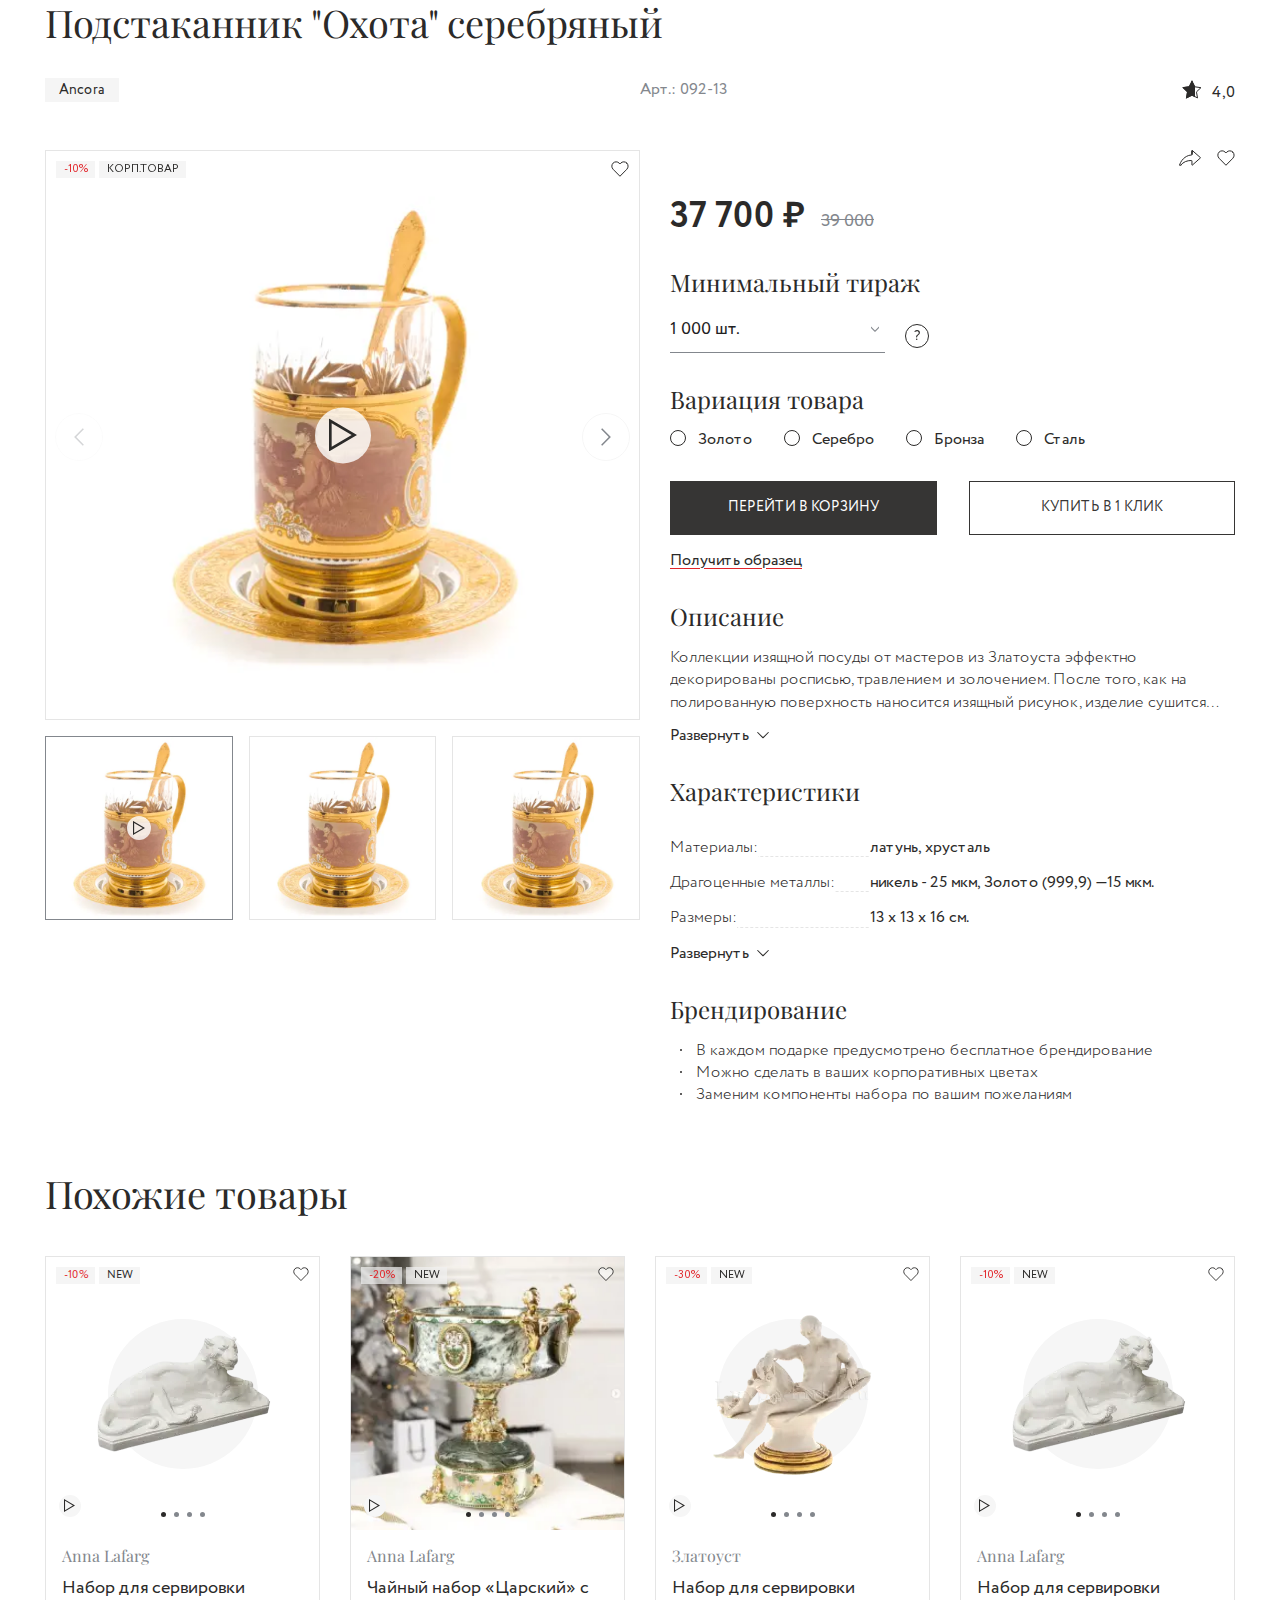
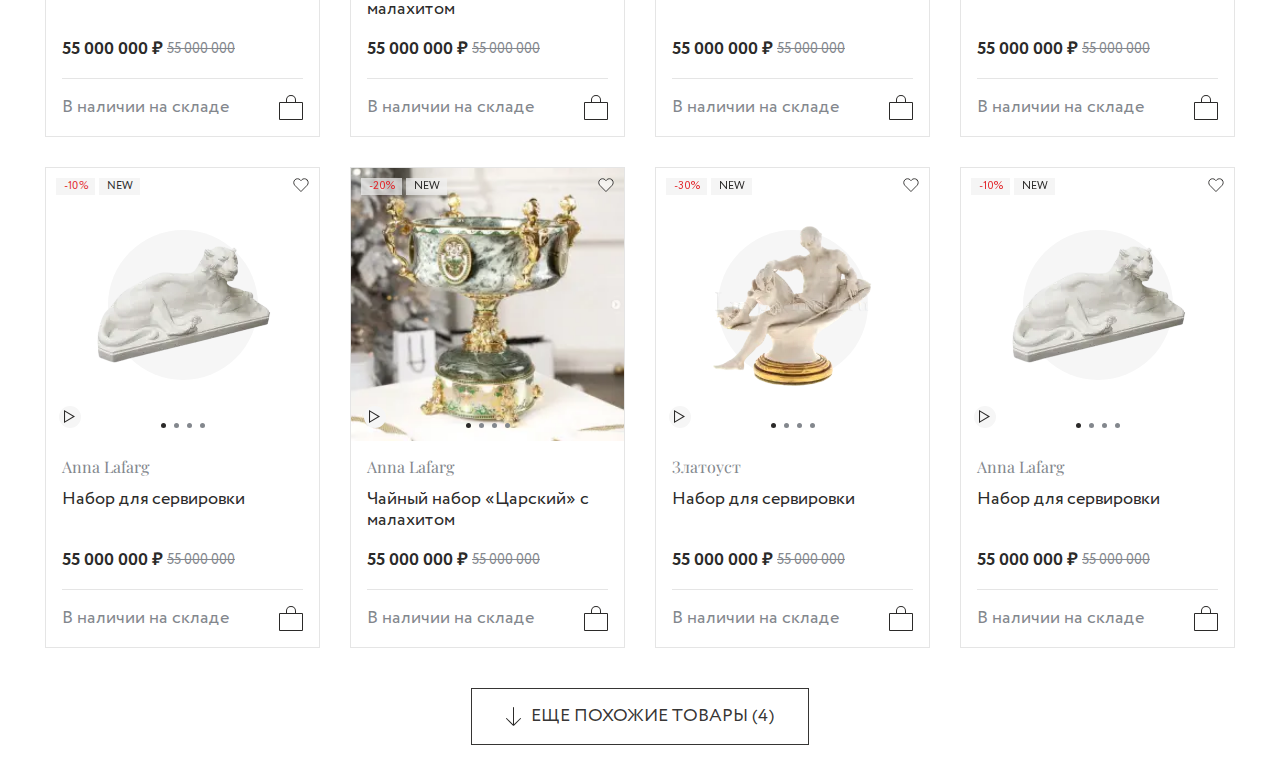
<file: product-card2.html>
<!DOCTYPE html>
<html lang="en">

<head>
	<meta charset="UTF-8">
	<meta name="viewport" content="width=device-width, initial-scale=1.0">
	<meta name="keywords" content="">
	<link rel="stylesheet" href="css/libs.min.css">
	<link rel="stylesheet" href="css/style.min.css">
	<title>Карточка товара</title>
	<script src="https://api-maps.yandex.ru/2.1/?lang=ru_RU&apikey=9133eb49-3a97-4b2d-90be-6b80a97a5036" type="text/javascript"></script>
</head>


<body>

	<main class="main">
		<section class="product-main">
			<div class="container">
				<div class="product-main__inner">
					<h3 class="product-main__title">Подстаканник "Охота" серебряный</h3>
					<div class="product-main__top">
						<div class="product-main__name">Ancora</div>
						<div class="product-main__group">
							<div class="product-main__art">Арт.: 092-13</div>
							<div class="product-main__star">
								<i>
									<img src="img/star.svg" alt="">
								</i>
								<span>4,0</span>
							</div>
						</div>
					</div>
					<div class="product-main__wrap">
						<div class="product-main__slider gallery2">
							<div class="swiper mySwiper2">
								<div class="swiper-wrapper">
									<div class="swiper-slide" data-modal="contactModal3">
										<img src="img/product-main__img.webp" alt="">
										<div class="play">
											<img src="img/play.svg" alt="">
										</div>
										<div class="product-card__info">
											<div class="product-card__discount">-10%</div>
											<div class="product-card__new">корп.товар</div>
											<div class="product-card__favorite favorite">
												<svg width="18" height="16" viewBox="0 0 18 16" fill="none" xmlns="http://www.w3.org/2000/svg">
													<path d="M15.8248 2.10426C15.428 1.69969 14.9569 1.37875 14.4384 1.15979C13.9199 0.940826 13.3641 0.828125 12.8028 0.828125C12.2415 0.828125 11.6857 0.940826 11.1672 1.15979C10.6487 1.37875 10.1775 1.69969 9.78074 2.10426L8.95725 2.9435L8.13376 2.10426C7.33226 1.28744 6.2452 0.828548 5.11171 0.828548C3.97822 0.828548 2.89116 1.28744 2.08966 2.10426C1.28817 2.92109 0.837891 4.02895 0.837891 5.18412C0.837891 6.33928 1.28817 7.44714 2.08966 8.26397L2.91315 9.10321L8.95725 15.2629L15.0013 9.10321L15.8248 8.26397C16.2218 7.85958 16.5367 7.37945 16.7516 6.851C16.9664 6.32255 17.077 5.75613 17.077 5.18412C17.077 4.6121 16.9664 4.04568 16.7516 3.51723C16.5367 2.98878 16.2218 2.50865 15.8248 2.10426V2.10426Z" fill="white" fill-opacity="0.5" stroke="#2B2A29" stroke-linecap="round" stroke-linejoin="round"></path>
												</svg>
											</div>
										</div>
									</div>
									<div class="swiper-slide" data-modal="contactModal3">
										<img src="img/product-main__img.webp" alt="">
									</div>
									<div class="swiper-slide" data-modal="contactModal3">
										<img src="img/product-main__img.webp" alt="">
									</div>
									<div class="swiper-slide" data-modal="contactModal3">
										<img src="img/product-main__img.webp" alt="">
									</div>
									<div class="swiper-slide" data-modal="contactModal3">
										<img src="img/product-main__img.webp" alt="">
									</div>
								</div>
								<div class="swiper-button-next">
									<svg width="10" height="18" viewBox="0 0 10 18" fill="none" xmlns="http://www.w3.org/2000/svg">
										<path d="M1.18209 17.6987L0.121094 16.6387L7.75812 9.00171L0.121094 1.36469L1.18209 0.304688L9.87912 9.00171L1.18209 17.6987Z" fill="#83878D"/>
									</svg>
								</div>
								<div class="swiper-button-prev">
									<svg width="10" height="18" viewBox="0 0 10 18" fill="none" xmlns="http://www.w3.org/2000/svg">
										<path d="M8.81791 17.6987L9.87891 16.6387L2.24188 9.00171L9.87891 1.36469L8.81791 0.304688L0.120876 9.00171L8.81791 17.6987Z" fill="#83878D"/>
									</svg>
								</div>
							</div>
							<div thumbsSlider="" class="swiper mySwiper">
								<div class="swiper-wrapper">
									<div class="swiper-slide">
										<img src="img/product-main__img.webp" alt="">
										<div class="play">
											<img src="img/play.svg" alt="">
										</div>
									</div>
									<div class="swiper-slide">
										<img src="img/product-main__img.webp" alt="">
									</div>
									<div class="swiper-slide">
										<img src="img/product-main__img.webp" alt="">
									</div>
									<div class="swiper-slide">
										<img src="img/product-main__img.webp" alt="">
									</div>
									<div class="swiper-slide">
										<img src="img/product-main__img.webp" alt="">
									</div>
								</div>
							</div>
						</div>
						<div class="product-main__desc">
							<div class="product-main__desc-top product-main__desc-top2">
								<div class="product-main__group2">
									<div class="send">
										<img src="img/send.svg" alt="">
									</div>
									<div class="favorite">
										<svg width="18" height="16" viewBox="0 0 18 16" fill="none" xmlns="http://www.w3.org/2000/svg">
											<path d="M15.8248 2.10426C15.428 1.69969 14.9569 1.37875 14.4384 1.15979C13.9199 0.940826 13.3641 0.828125 12.8028 0.828125C12.2415 0.828125 11.6857 0.940826 11.1672 1.15979C10.6487 1.37875 10.1775 1.69969 9.78074 2.10426L8.95725 2.9435L8.13376 2.10426C7.33226 1.28744 6.2452 0.828548 5.11171 0.828548C3.97822 0.828548 2.89116 1.28744 2.08966 2.10426C1.28817 2.92109 0.837891 4.02895 0.837891 5.18412C0.837891 6.33928 1.28817 7.44714 2.08966 8.26397L2.91315 9.10321L8.95725 15.2629L15.0013 9.10321L15.8248 8.26397C16.2218 7.85958 16.5367 7.37945 16.7516 6.851C16.9664 6.32255 17.077 5.75613 17.077 5.18412C17.077 4.6121 16.9664 4.04568 16.7516 3.51723C16.5367 2.98878 16.2218 2.50865 15.8248 2.10426V2.10426Z" fill="white" fill-opacity="0.5" stroke="#2B2A29" stroke-linecap="round" stroke-linejoin="round"></path>
										</svg>
									</div>
								</div>
							</div>
							<div class="product-main__price">
								<span>37 700 ₽</span>
								<span>39 000</span>
							</div>
							<div class="product-main__calc product-main__calc2">
								<div class="product-main__subtitle">Минимальный тираж</div>
								<div class="cartcalc">
									<div class="product-main__select custom_select">
										<select>
											<option value="1 000 шт.">1 000 шт.</option>
											<option value="2 000 шт.">2 000 шт.</option>
											<option value="3 000 шт.">3 000 шт.</option>
										</select>
									</div>
									<div class="calc-info">
										<div class="calc-info__show">
											<svg width="6" height="11" viewBox="0 0 6 11" fill="none" xmlns="http://www.w3.org/2000/svg">
												<path d="M3.19191 6.7685V6.8805L3.20591 7.0765V7.1045C3.20591 7.4125 3.06591 7.5805 2.77191 7.6085H2.71591C2.40791 7.6085 2.23991 7.4545 2.19791 7.1325L2.16991 6.8805C2.15591 6.8105 2.15591 6.7265 2.15591 6.6005C2.15591 4.5845 4.70391 4.6965 4.70391 2.7225C4.70391 1.8685 3.98991 1.1825 2.99591 1.1825C2.44991 1.1825 1.91791 1.3925 1.38591 1.8125C1.25991 1.9105 1.13391 1.9525 1.00791 1.9525C0.853906 1.9525 0.713906 1.8825 0.615906 1.7565C0.545906 1.6585 0.503906 1.5605 0.503906 1.4345C0.503906 1.2805 0.559906 1.1545 0.671906 1.0565C1.41391 0.3985 2.21191 0.0625 3.06591 0.0625C3.94791 0.0625 4.63391 0.3005 5.15191 0.7625C5.65591 1.2245 5.90791 1.7985 5.90791 2.4845C5.90791 3.9965 4.91391 4.6965 4.15791 5.2565C3.62591 5.6485 3.19191 6.1385 3.19191 6.7685ZM2.74391 10.0445C2.25391 10.0445 1.93191 9.6805 1.93191 9.2465C1.93191 8.8545 2.25391 8.5045 2.74391 8.5045C3.14991 8.5045 3.48591 8.8685 3.48591 9.2465C3.48591 9.6805 3.17791 10.0445 2.74391 10.0445Z" fill="#2B2A29"/>
											</svg>
										</div>
										<div class="calc-info__hidden">
											<ul class="calc-info__list">
												<li>
													<p>от 10 шт.</p>
													<p><span>37 700 ₽</span> за 1 ед.</p>
												</li>
												<li>
													<p>от 20 шт.</p>
													<p><span>34 700 ₽</span> за 1 ед.</p>
												</li>
												<li>
													<p>от 30 шт.</p>
													<p><span>30 700 ₽</span> за 1 ед.</p>
												</li>
												<li>
													<p>от 50 шт.</p>
													<p><span>29 700 ₽</span> за 1 ед.</p>
												</li>
											</ul>
										</div>
									</div>
								</div>
							</div>
							<div class="product-main__checkboxes">
								<div class="product-main__subtitle">Вариация товара</div>
								<div class="product-main__checkboxes-wrap">
									<div class="product-main__checkbox">
										<input type="radio" name="product-main__checkbox">
										<label>Золото</label>
									</div>
									<div class="product-main__checkbox">
										<input type="radio" name="product-main__checkbox">
										<label>Серебро</label>
									</div>
									<div class="product-main__checkbox">
										<input type="radio" name="product-main__checkbox">
										<label>Бронза</label>
									</div>
									<div class="product-main__checkbox">
										<input type="radio" name="product-main__checkbox">
										<label>Сталь</label>
									</div>
								</div>
							</div>
							<div class="product-main__btns">
								<button class="product-main__btn btn-black">
									<span>Перейти в корзину</span>
								</button>
								<button class="product-main__btn btn-black__outline">
									<span>Купить в 1 клик</span>
								</button>
							</div>
							<button class="product-main__modal-btn" data-modal="contactModal4">
								<span>Получить образец </span>
							</button>
							<div class="product-main__group4">
								<div class="product-main__subtitle">Описание</div>
								<div class="product-main__text">
									<p>Коллекции изящной посуды от мастеров из Златоуста эффектно декорированы росписью, травлением и золочением. После того, как на полированную поверхность наносится изящный рисунок, изделие сушится Коллекции изящной посуды от мастеров из Златоуста эффектно декорированы росписью, травлением и золочением. После того, как на полированную поверхность наносится изящный рисунок, изделие сушится</p>
								</div>
								<div class="product-main__btn-show">
									<span>Развернуть</span>
									<span>Скрыть</span>
									<i>
										<img src="img/arrow6.svg" alt="">
									</i>
								</div>
							</div>
							<div class="product-main__characteristic">
								<div class="product-main__subtitle">Характеристики</div>
								<ul class="product-main__characteristic-list">
									<li>
										<span><span>Материалы:</span></span>
										<span>латунь, хрусталь</span>
									</li>
									<li>
										<span><span>Драгоценные металлы:</span></span>
										<span>никель - 25 мкм, Золото (999,9) —15 мкм.</span>
									</li>
									<li>
										<span><span>Размеры:</span></span>
										<span>13 х 13 х 16 см.</span>
									</li>
									<li>
										<span><span>Материалы:</span></span>
										<span>латунь, хрусталь</span>
									</li>
									<li>
										<span><span>Драгоценные металлы:</span></span>
										<span>никель - 25 мкм, Золото (999,9) —15 мкм.</span>
									</li>
									<li>
										<span><span>Размеры:</span></span>
										<span>13 х 13 х 16 см.</span>
									</li>
								</ul>
								<div class="product-main__btn-show">
									<span>Развернуть</span>
									<span>Скрыть</span>
									<i>
										<img src="img/arrow6.svg" alt="">
									</i>
								</div>
							</div>
							<div class="product-main__branding">
								<div class="product-main__subtitle">Брендирование</div>
								<ul class="product-main__branding-list">
									<li>В каждом подарке предусмотрено бесплатное брендирование</li>
									<li>Можно сделать в ваших корпоративных цветах</li>
									<li>Заменим компоненты набора по вашим пожеланиям</li>
								</ul>
							</div>
						</div>
					</div>
				</div>
			</div>
		</section>
		<section class="products2">
			<div class="container">
				<div class="products2__inner">
					<h3 class="products2__title">Похожие товары</h3>
					<div class="products2__cards">
						<div class="product-card">
							<div class="product-card__top">
								<div class="product-card__info">
									<div class="product-card__discount">-10%</div>
									<div class="product-card__new">NEW</div>
									<div class="product-card__favorite favorite">
										<svg width="18" height="16" viewBox="0 0 18 16" fill="none" xmlns="http://www.w3.org/2000/svg">
											<path d="M15.8248 2.10426C15.428 1.69969 14.9569 1.37875 14.4384 1.15979C13.9199 0.940826 13.3641 0.828125 12.8028 0.828125C12.2415 0.828125 11.6857 0.940826 11.1672 1.15979C10.6487 1.37875 10.1775 1.69969 9.78074 2.10426L8.95725 2.9435L8.13376 2.10426C7.33226 1.28744 6.2452 0.828548 5.11171 0.828548C3.97822 0.828548 2.89116 1.28744 2.08966 2.10426C1.28817 2.92109 0.837891 4.02895 0.837891 5.18412C0.837891 6.33928 1.28817 7.44714 2.08966 8.26397L2.91315 9.10321L8.95725 15.2629L15.0013 9.10321L15.8248 8.26397C16.2218 7.85958 16.5367 7.37945 16.7516 6.851C16.9664 6.32255 17.077 5.75613 17.077 5.18412C17.077 4.6121 16.9664 4.04568 16.7516 3.51723C16.5367 2.98878 16.2218 2.50865 15.8248 2.10426V2.10426Z" fill="white" fill-opacity="0.5" stroke="#2B2A29" stroke-linecap="round" stroke-linejoin="round"/>
										</svg>
									</div>
								</div>
								<div class="product-card__slider">
									<div class="swiper mySwiper">
										<div class="swiper-wrapper">
											<div class="swiper-slide">
												<img src="img/product-card__img.webp" alt="">
											</div>
											<div class="swiper-slide">
												<img src="img/product-card__img.webp" alt="">
											</div>
											<div class="swiper-slide">
												<img src="img/product-card__img.webp" alt="">
											</div>
											<div class="swiper-slide">
												<img src="img/product-card__img.webp" alt="">
											</div>
										</div>
									</div>
									<div class="swiper-pagination"></div>
								</div>
								<a href="https://www.youtube.com/watch?v=c9DIoSNoQNs" class="product-card__video" data-fancybox="video2">
									<img src="img/play.svg" alt="">
								</a>
							</div>
							<div class="product-card__desc">
								<div class="product-card__title">Anna Lafarg</div>
								<div class="product-card__subtitle">Набор для сервировки</div>
								<div class="product-card__price">
									<span>55 000 000 ₽</span>
									<span>55 000 000</span>
								</div>
								<div class="product-card__info2">
									<span>В наличии на складе</span>
									<i>
										<img src="img/warehouse.svg" alt="">
									</i>
								</div>
							</div>
						</div>
						<div class="product-card">
							<div class="product-card__top">
								<div class="product-card__info">
									<div class="product-card__discount">-20%</div>
									<div class="product-card__new">NEW</div>
									<div class="product-card__favorite favorite">
										<svg width="18" height="16" viewBox="0 0 18 16" fill="none" xmlns="http://www.w3.org/2000/svg">
											<path d="M15.8248 2.10426C15.428 1.69969 14.9569 1.37875 14.4384 1.15979C13.9199 0.940826 13.3641 0.828125 12.8028 0.828125C12.2415 0.828125 11.6857 0.940826 11.1672 1.15979C10.6487 1.37875 10.1775 1.69969 9.78074 2.10426L8.95725 2.9435L8.13376 2.10426C7.33226 1.28744 6.2452 0.828548 5.11171 0.828548C3.97822 0.828548 2.89116 1.28744 2.08966 2.10426C1.28817 2.92109 0.837891 4.02895 0.837891 5.18412C0.837891 6.33928 1.28817 7.44714 2.08966 8.26397L2.91315 9.10321L8.95725 15.2629L15.0013 9.10321L15.8248 8.26397C16.2218 7.85958 16.5367 7.37945 16.7516 6.851C16.9664 6.32255 17.077 5.75613 17.077 5.18412C17.077 4.6121 16.9664 4.04568 16.7516 3.51723C16.5367 2.98878 16.2218 2.50865 15.8248 2.10426V2.10426Z" fill="white" fill-opacity="0.5" stroke="#2B2A29" stroke-linecap="round" stroke-linejoin="round"/>
										</svg>
									</div>
								</div>
								<div class="product-card__slider">
									<div class="swiper mySwiper">
										<div class="swiper-wrapper">
											<div class="swiper-slide swiper-slide2">
												<img src="img/product-card__img2.webp" alt="">
											</div>
											<div class="swiper-slide swiper-slide2">
												<img src="img/product-card__img2.webp" alt="">
											</div>
											<div class="swiper-slide swiper-slide2">
												<img src="img/product-card__img2.webp" alt="">
											</div>
											<div class="swiper-slide swiper-slide2">
												<img src="img/product-card__img2.webp" alt="">
											</div>
										</div>
									</div>
									<div class="swiper-pagination"></div>
								</div>
								<a href="https://www.youtube.com/watch?v=c9DIoSNoQNs" class="product-card__video" data-fancybox="video2">
									<img src="img/play.svg" alt="">
								</a>
							</div>
							<div class="product-card__desc">
								<div class="product-card__title">Anna Lafarg</div>
								<div class="product-card__subtitle">Чайный набор «Царский» с малахитом</div>
								<div class="product-card__price">
									<span>55 000 000 ₽</span>
									<span>55 000 000</span>
								</div>
								<div class="product-card__info2">
									<span>В наличии на складе</span>
									<i>
										<img src="img/warehouse.svg" alt="">
									</i>
								</div>
							</div>
						</div>
						<div class="product-card">
							<div class="product-card__top">
								<div class="product-card__info">
									<div class="product-card__discount">-30%</div>
									<div class="product-card__new">NEW</div>
									<div class="product-card__favorite favorite">
										<svg width="18" height="16" viewBox="0 0 18 16" fill="none" xmlns="http://www.w3.org/2000/svg">
											<path d="M15.8248 2.10426C15.428 1.69969 14.9569 1.37875 14.4384 1.15979C13.9199 0.940826 13.3641 0.828125 12.8028 0.828125C12.2415 0.828125 11.6857 0.940826 11.1672 1.15979C10.6487 1.37875 10.1775 1.69969 9.78074 2.10426L8.95725 2.9435L8.13376 2.10426C7.33226 1.28744 6.2452 0.828548 5.11171 0.828548C3.97822 0.828548 2.89116 1.28744 2.08966 2.10426C1.28817 2.92109 0.837891 4.02895 0.837891 5.18412C0.837891 6.33928 1.28817 7.44714 2.08966 8.26397L2.91315 9.10321L8.95725 15.2629L15.0013 9.10321L15.8248 8.26397C16.2218 7.85958 16.5367 7.37945 16.7516 6.851C16.9664 6.32255 17.077 5.75613 17.077 5.18412C17.077 4.6121 16.9664 4.04568 16.7516 3.51723C16.5367 2.98878 16.2218 2.50865 15.8248 2.10426V2.10426Z" fill="white" fill-opacity="0.5" stroke="#2B2A29" stroke-linecap="round" stroke-linejoin="round"/>
										</svg>
									</div>
								</div>
								<div class="product-card__slider">
									<div class="swiper mySwiper">
										<div class="swiper-wrapper">
											<div class="swiper-slide">
												<img src="img/product-card__img3.webp" alt="">
											</div>
											<div class="swiper-slide">
												<img src="img/product-card__img3.webp" alt="">
											</div>
											<div class="swiper-slide">
												<img src="img/product-card__img3.webp" alt="">
											</div>
											<div class="swiper-slide">
												<img src="img/product-card__img3.webp" alt="">
											</div>
										</div>
									</div>
									<div class="swiper-pagination"></div>
								</div>
								<a href="https://www.youtube.com/watch?v=c9DIoSNoQNs" class="product-card__video" data-fancybox="video2">
									<img src="img/play.svg" alt="">
								</a>
							</div>
							<div class="product-card__desc">
								<div class="product-card__title">Златоуст</div>
								<div class="product-card__subtitle">Набор для сервировки</div>
								<div class="product-card__price">
									<span>55 000 000 ₽</span>
									<span>55 000 000</span>
								</div>
								<div class="product-card__info2">
									<span>В наличии на складе</span>
									<i>
										<img src="img/warehouse.svg" alt="">
									</i>
								</div>
							</div>
						</div>
						<div class="product-card">
							<div class="product-card__top">
								<div class="product-card__info">
									<div class="product-card__discount">-10%</div>
									<div class="product-card__new">NEW</div>
									<div class="product-card__favorite favorite">
										<svg width="18" height="16" viewBox="0 0 18 16" fill="none" xmlns="http://www.w3.org/2000/svg">
											<path d="M15.8248 2.10426C15.428 1.69969 14.9569 1.37875 14.4384 1.15979C13.9199 0.940826 13.3641 0.828125 12.8028 0.828125C12.2415 0.828125 11.6857 0.940826 11.1672 1.15979C10.6487 1.37875 10.1775 1.69969 9.78074 2.10426L8.95725 2.9435L8.13376 2.10426C7.33226 1.28744 6.2452 0.828548 5.11171 0.828548C3.97822 0.828548 2.89116 1.28744 2.08966 2.10426C1.28817 2.92109 0.837891 4.02895 0.837891 5.18412C0.837891 6.33928 1.28817 7.44714 2.08966 8.26397L2.91315 9.10321L8.95725 15.2629L15.0013 9.10321L15.8248 8.26397C16.2218 7.85958 16.5367 7.37945 16.7516 6.851C16.9664 6.32255 17.077 5.75613 17.077 5.18412C17.077 4.6121 16.9664 4.04568 16.7516 3.51723C16.5367 2.98878 16.2218 2.50865 15.8248 2.10426V2.10426Z" fill="white" fill-opacity="0.5" stroke="#2B2A29" stroke-linecap="round" stroke-linejoin="round"/>
										</svg>
									</div>
								</div>
								<div class="product-card__slider">
									<div class="swiper mySwiper">
										<div class="swiper-wrapper">
											<div class="swiper-slide">
												<img src="img/product-card__img.webp" alt="">
											</div>
											<div class="swiper-slide">
												<img src="img/product-card__img.webp" alt="">
											</div>
											<div class="swiper-slide">
												<img src="img/product-card__img.webp" alt="">
											</div>
											<div class="swiper-slide">
												<img src="img/product-card__img.webp" alt="">
											</div>
										</div>
									</div>
									<div class="swiper-pagination"></div>
								</div>
								<a href="https://www.youtube.com/watch?v=c9DIoSNoQNs" class="product-card__video" data-fancybox="video2">
									<img src="img/play.svg" alt="">
								</a>
							</div>
							<div class="product-card__desc">
								<div class="product-card__title">Anna Lafarg</div>
								<div class="product-card__subtitle">Набор для сервировки</div>
								<div class="product-card__price">
									<span>55 000 000 ₽</span>
									<span>55 000 000</span>
								</div>
								<div class="product-card__info2">
									<span>В наличии на складе</span>
									<i>
										<img src="img/warehouse.svg" alt="">
									</i>
								</div>
							</div>
						</div>
						<div class="product-card">
							<div class="product-card__top">
								<div class="product-card__info">
									<div class="product-card__discount">-10%</div>
									<div class="product-card__new">NEW</div>
									<div class="product-card__favorite favorite">
										<svg width="18" height="16" viewBox="0 0 18 16" fill="none" xmlns="http://www.w3.org/2000/svg">
											<path d="M15.8248 2.10426C15.428 1.69969 14.9569 1.37875 14.4384 1.15979C13.9199 0.940826 13.3641 0.828125 12.8028 0.828125C12.2415 0.828125 11.6857 0.940826 11.1672 1.15979C10.6487 1.37875 10.1775 1.69969 9.78074 2.10426L8.95725 2.9435L8.13376 2.10426C7.33226 1.28744 6.2452 0.828548 5.11171 0.828548C3.97822 0.828548 2.89116 1.28744 2.08966 2.10426C1.28817 2.92109 0.837891 4.02895 0.837891 5.18412C0.837891 6.33928 1.28817 7.44714 2.08966 8.26397L2.91315 9.10321L8.95725 15.2629L15.0013 9.10321L15.8248 8.26397C16.2218 7.85958 16.5367 7.37945 16.7516 6.851C16.9664 6.32255 17.077 5.75613 17.077 5.18412C17.077 4.6121 16.9664 4.04568 16.7516 3.51723C16.5367 2.98878 16.2218 2.50865 15.8248 2.10426V2.10426Z" fill="white" fill-opacity="0.5" stroke="#2B2A29" stroke-linecap="round" stroke-linejoin="round"/>
										</svg>
									</div>
								</div>
								<div class="product-card__slider">
									<div class="swiper mySwiper">
										<div class="swiper-wrapper">
											<div class="swiper-slide">
												<img src="img/product-card__img.webp" alt="">
											</div>
											<div class="swiper-slide">
												<img src="img/product-card__img.webp" alt="">
											</div>
											<div class="swiper-slide">
												<img src="img/product-card__img.webp" alt="">
											</div>
											<div class="swiper-slide">
												<img src="img/product-card__img.webp" alt="">
											</div>
										</div>
									</div>
									<div class="swiper-pagination"></div>
								</div>
								<a href="https://www.youtube.com/watch?v=c9DIoSNoQNs" class="product-card__video" data-fancybox="video2">
									<img src="img/play.svg" alt="">
								</a>
							</div>
							<div class="product-card__desc">
								<div class="product-card__title">Anna Lafarg</div>
								<div class="product-card__subtitle">Набор для сервировки</div>
								<div class="product-card__price">
									<span>55 000 000 ₽</span>
									<span>55 000 000</span>
								</div>
								<div class="product-card__info2">
									<span>В наличии на складе</span>
									<i>
										<img src="img/warehouse.svg" alt="">
									</i>
								</div>
							</div>
						</div>
						<div class="product-card">
							<div class="product-card__top">
								<div class="product-card__info">
									<div class="product-card__discount">-20%</div>
									<div class="product-card__new">NEW</div>
									<div class="product-card__favorite favorite">
										<svg width="18" height="16" viewBox="0 0 18 16" fill="none" xmlns="http://www.w3.org/2000/svg">
											<path d="M15.8248 2.10426C15.428 1.69969 14.9569 1.37875 14.4384 1.15979C13.9199 0.940826 13.3641 0.828125 12.8028 0.828125C12.2415 0.828125 11.6857 0.940826 11.1672 1.15979C10.6487 1.37875 10.1775 1.69969 9.78074 2.10426L8.95725 2.9435L8.13376 2.10426C7.33226 1.28744 6.2452 0.828548 5.11171 0.828548C3.97822 0.828548 2.89116 1.28744 2.08966 2.10426C1.28817 2.92109 0.837891 4.02895 0.837891 5.18412C0.837891 6.33928 1.28817 7.44714 2.08966 8.26397L2.91315 9.10321L8.95725 15.2629L15.0013 9.10321L15.8248 8.26397C16.2218 7.85958 16.5367 7.37945 16.7516 6.851C16.9664 6.32255 17.077 5.75613 17.077 5.18412C17.077 4.6121 16.9664 4.04568 16.7516 3.51723C16.5367 2.98878 16.2218 2.50865 15.8248 2.10426V2.10426Z" fill="white" fill-opacity="0.5" stroke="#2B2A29" stroke-linecap="round" stroke-linejoin="round"/>
										</svg>
									</div>
								</div>
								<div class="product-card__slider">
									<div class="swiper mySwiper">
										<div class="swiper-wrapper">
											<div class="swiper-slide swiper-slide2">
												<img src="img/product-card__img2.webp" alt="">
											</div>
											<div class="swiper-slide swiper-slide2">
												<img src="img/product-card__img2.webp" alt="">
											</div>
											<div class="swiper-slide swiper-slide2">
												<img src="img/product-card__img2.webp" alt="">
											</div>
											<div class="swiper-slide swiper-slide2">
												<img src="img/product-card__img2.webp" alt="">
											</div>
										</div>
									</div>
									<div class="swiper-pagination"></div>
								</div>
								<a href="https://www.youtube.com/watch?v=c9DIoSNoQNs" class="product-card__video" data-fancybox="video2">
									<img src="img/play.svg" alt="">
								</a>
							</div>
							<div class="product-card__desc">
								<div class="product-card__title">Anna Lafarg</div>
								<div class="product-card__subtitle">Чайный набор «Царский» с малахитом</div>
								<div class="product-card__price">
									<span>55 000 000 ₽</span>
									<span>55 000 000</span>
								</div>
								<div class="product-card__info2">
									<span>В наличии на складе</span>
									<i>
										<img src="img/warehouse.svg" alt="">
									</i>
								</div>
							</div>
						</div>
						<div class="product-card">
							<div class="product-card__top">
								<div class="product-card__info">
									<div class="product-card__discount">-30%</div>
									<div class="product-card__new">NEW</div>
									<div class="product-card__favorite favorite">
										<svg width="18" height="16" viewBox="0 0 18 16" fill="none" xmlns="http://www.w3.org/2000/svg">
											<path d="M15.8248 2.10426C15.428 1.69969 14.9569 1.37875 14.4384 1.15979C13.9199 0.940826 13.3641 0.828125 12.8028 0.828125C12.2415 0.828125 11.6857 0.940826 11.1672 1.15979C10.6487 1.37875 10.1775 1.69969 9.78074 2.10426L8.95725 2.9435L8.13376 2.10426C7.33226 1.28744 6.2452 0.828548 5.11171 0.828548C3.97822 0.828548 2.89116 1.28744 2.08966 2.10426C1.28817 2.92109 0.837891 4.02895 0.837891 5.18412C0.837891 6.33928 1.28817 7.44714 2.08966 8.26397L2.91315 9.10321L8.95725 15.2629L15.0013 9.10321L15.8248 8.26397C16.2218 7.85958 16.5367 7.37945 16.7516 6.851C16.9664 6.32255 17.077 5.75613 17.077 5.18412C17.077 4.6121 16.9664 4.04568 16.7516 3.51723C16.5367 2.98878 16.2218 2.50865 15.8248 2.10426V2.10426Z" fill="white" fill-opacity="0.5" stroke="#2B2A29" stroke-linecap="round" stroke-linejoin="round"/>
										</svg>
									</div>
								</div>
								<div class="product-card__slider">
									<div class="swiper mySwiper">
										<div class="swiper-wrapper">
											<div class="swiper-slide">
												<img src="img/product-card__img3.webp" alt="">
											</div>
											<div class="swiper-slide">
												<img src="img/product-card__img3.webp" alt="">
											</div>
											<div class="swiper-slide">
												<img src="img/product-card__img3.webp" alt="">
											</div>
											<div class="swiper-slide">
												<img src="img/product-card__img3.webp" alt="">
											</div>
										</div>
									</div>
									<div class="swiper-pagination"></div>
								</div>
								<a href="https://www.youtube.com/watch?v=c9DIoSNoQNs" class="product-card__video" data-fancybox="video2">
									<img src="img/play.svg" alt="">
								</a>
							</div>
							<div class="product-card__desc">
								<div class="product-card__title">Златоуст</div>
								<div class="product-card__subtitle">Набор для сервировки</div>
								<div class="product-card__price">
									<span>55 000 000 ₽</span>
									<span>55 000 000</span>
								</div>
								<div class="product-card__info2">
									<span>В наличии на складе</span>
									<i>
										<img src="img/warehouse.svg" alt="">
									</i>
								</div>
							</div>
						</div>
						<div class="product-card">
							<div class="product-card__top">
								<div class="product-card__info">
									<div class="product-card__discount">-10%</div>
									<div class="product-card__new">NEW</div>
									<div class="product-card__favorite favorite">
										<svg width="18" height="16" viewBox="0 0 18 16" fill="none" xmlns="http://www.w3.org/2000/svg">
											<path d="M15.8248 2.10426C15.428 1.69969 14.9569 1.37875 14.4384 1.15979C13.9199 0.940826 13.3641 0.828125 12.8028 0.828125C12.2415 0.828125 11.6857 0.940826 11.1672 1.15979C10.6487 1.37875 10.1775 1.69969 9.78074 2.10426L8.95725 2.9435L8.13376 2.10426C7.33226 1.28744 6.2452 0.828548 5.11171 0.828548C3.97822 0.828548 2.89116 1.28744 2.08966 2.10426C1.28817 2.92109 0.837891 4.02895 0.837891 5.18412C0.837891 6.33928 1.28817 7.44714 2.08966 8.26397L2.91315 9.10321L8.95725 15.2629L15.0013 9.10321L15.8248 8.26397C16.2218 7.85958 16.5367 7.37945 16.7516 6.851C16.9664 6.32255 17.077 5.75613 17.077 5.18412C17.077 4.6121 16.9664 4.04568 16.7516 3.51723C16.5367 2.98878 16.2218 2.50865 15.8248 2.10426V2.10426Z" fill="white" fill-opacity="0.5" stroke="#2B2A29" stroke-linecap="round" stroke-linejoin="round"/>
										</svg>
									</div>
								</div>
								<div class="product-card__slider">
									<div class="swiper mySwiper">
										<div class="swiper-wrapper">
											<div class="swiper-slide">
												<img src="img/product-card__img.webp" alt="">
											</div>
											<div class="swiper-slide">
												<img src="img/product-card__img.webp" alt="">
											</div>
											<div class="swiper-slide">
												<img src="img/product-card__img.webp" alt="">
											</div>
											<div class="swiper-slide">
												<img src="img/product-card__img.webp" alt="">
											</div>
										</div>
									</div>
									<div class="swiper-pagination"></div>
								</div>
								<a href="https://www.youtube.com/watch?v=c9DIoSNoQNs" class="product-card__video" data-fancybox="video2">
									<img src="img/play.svg" alt="">
								</a>
							</div>
							<div class="product-card__desc">
								<div class="product-card__title">Anna Lafarg</div>
								<div class="product-card__subtitle">Набор для сервировки</div>
								<div class="product-card__price">
									<span>55 000 000 ₽</span>
									<span>55 000 000</span>
								</div>
								<div class="product-card__info2">
									<span>В наличии на складе</span>
									<i>
										<img src="img/warehouse.svg" alt="">
									</i>
								</div>
							</div>
						</div>
					</div>
					<button class="products2__btn btn btn-black__outline">
						<i>
							<svg width="15" height="19" viewBox="0 0 15 19" fill="none" xmlns="http://www.w3.org/2000/svg">
								<path fill-rule="evenodd" clip-rule="evenodd" d="M14.8536 11.8536C15.0488 11.6584 15.0488 11.3418 14.8536 11.1465C14.6583 10.9513 14.3417 10.9513 14.1464 11.1465L8.20711 17.0859C8.14378 17.1492 8.07408 17.2022 8.00007 17.245L8.00008 0.5C8.00008 0.223858 7.77622 -3.15762e-07 7.50008 -3.27832e-07C7.22393 -3.39903e-07 7.00008 0.223857 7.00008 0.5L7.00007 17.2451C6.92601 17.2023 6.85626 17.1492 6.79289 17.0859L0.853552 11.1465C0.65829 10.9513 0.341709 10.9513 0.146446 11.1465C-0.0488162 11.3418 -0.0488162 11.6584 0.146446 11.8536L6.79289 18.5001C7.18342 18.8906 7.81658 18.8906 8.20711 18.5001L14.8536 11.8536Z" fill="#2B2A29"/>
							</svg>
						</i>
						<span>Еще похожие товары <span>(4)</span></span>
					</button>
				</div>
			</div>
		</section>
	</main>

	<div class="modal authorization-modal" id="contactModal4">
		<div class="modal__dialog">
			<button type="button" class="_close-modal modal__close" data-bs-dismiss="modal" aria-label="Close">
				<img src="img/close.svg" alt="">
			</button>
			<div class="modal__content">
				<div style="text-align: center" class="modal__title">Получить образец</div>
				<form class="form modal-form">
					<div class="authorization-modal__article">
						<div class="authorization-modal__article-title">Артикул: 116-397</div>
						<div class="authorization-modal__article-text">
							<p>Ёлочный шар “Морозная речка” на подставке</p>
						</div>
					</div>
					<div class="form-group modal-form__group">
						<label>Укажите телефон и мы вам предоставим всю информацию о товаре или пришлем КП с расчетом</label>
						<div class="input-phone">
							<input type="text" placeholder="000 000-00-00">
						</div>
					</div>
					<button class="form__btn form-group modal-form__btn btn btn-black__outline">
						<span>отправить</span>
					</button>
					<div class="form__check modal-form__check">
						<input type="checkbox" checked="">
						<label>Я соглашаюсь с условиями <a href="">политики конфиденциальности</a></label>
					</div>
				</form>
			</div>
		</div>
	</div>

	<script src="js/libs.min.js"></script>
<script src="js/main.min.js"></script>
</body>

</html>
</file>
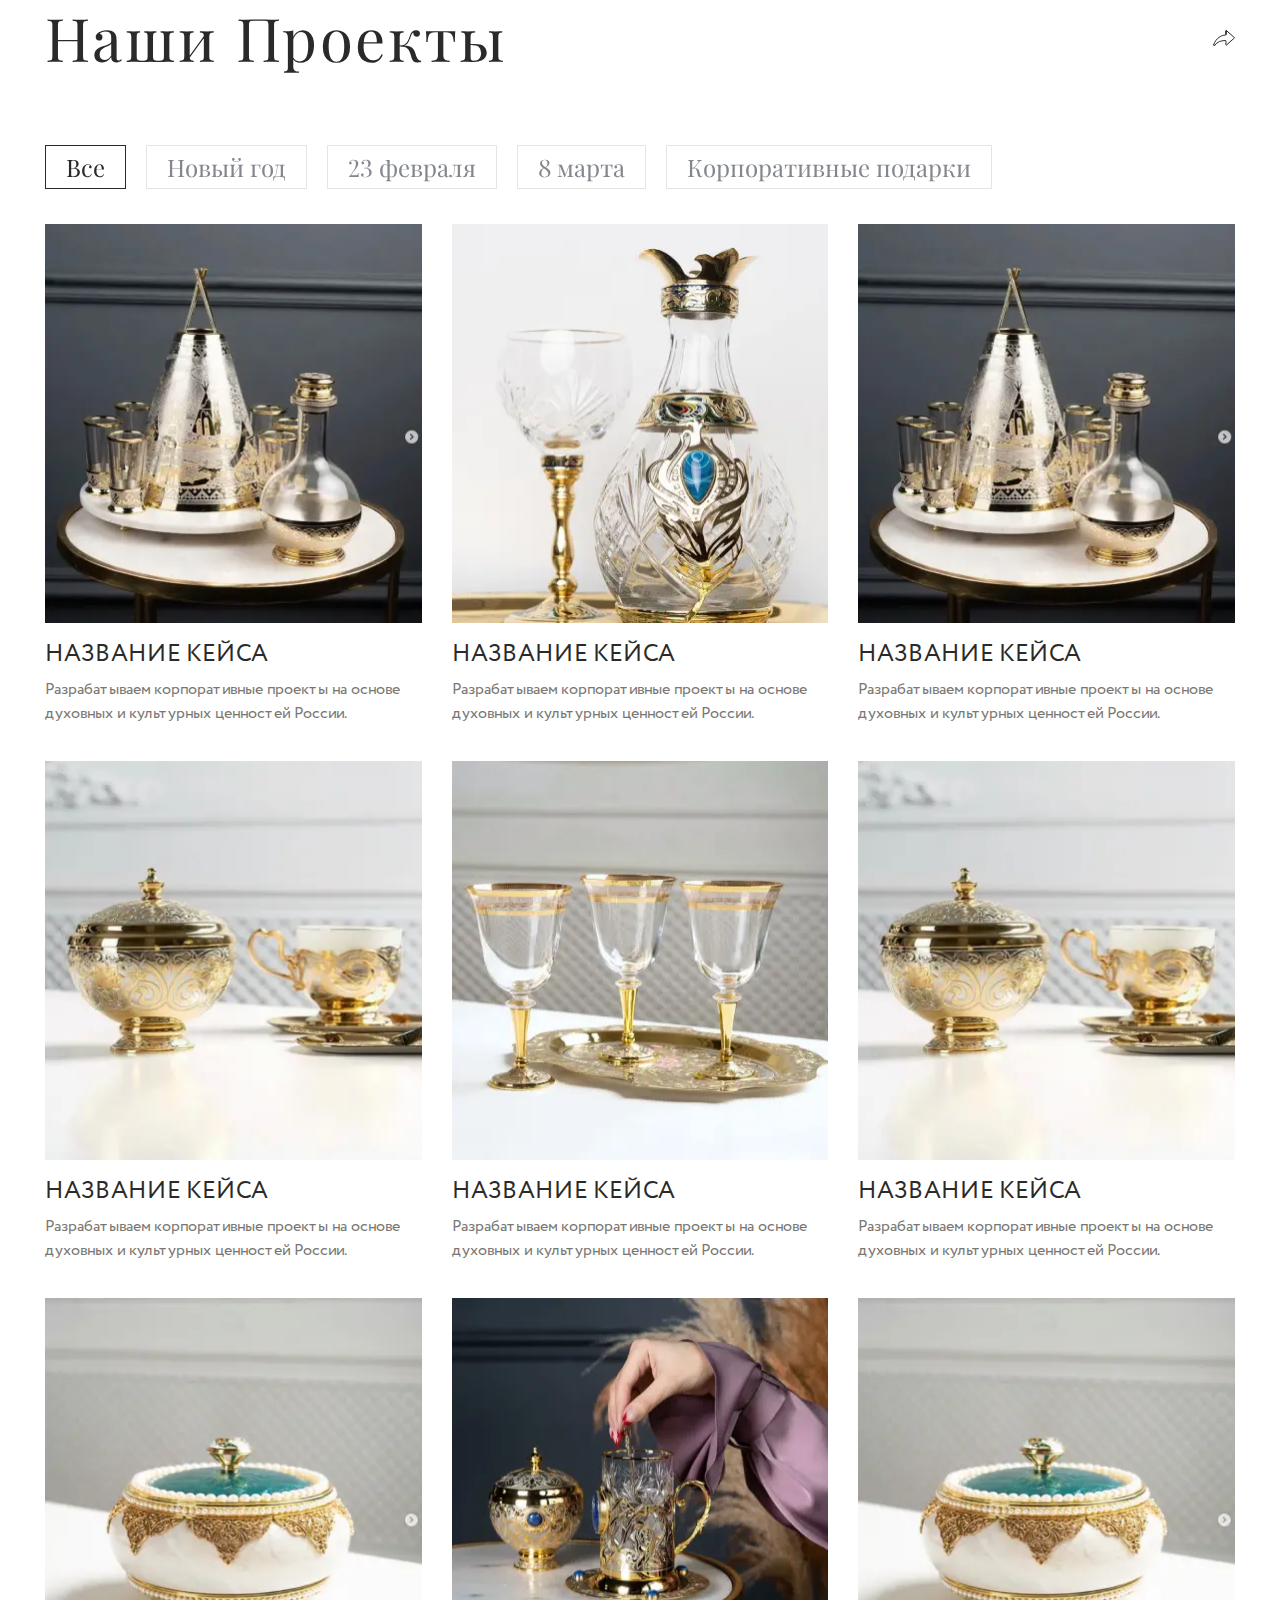
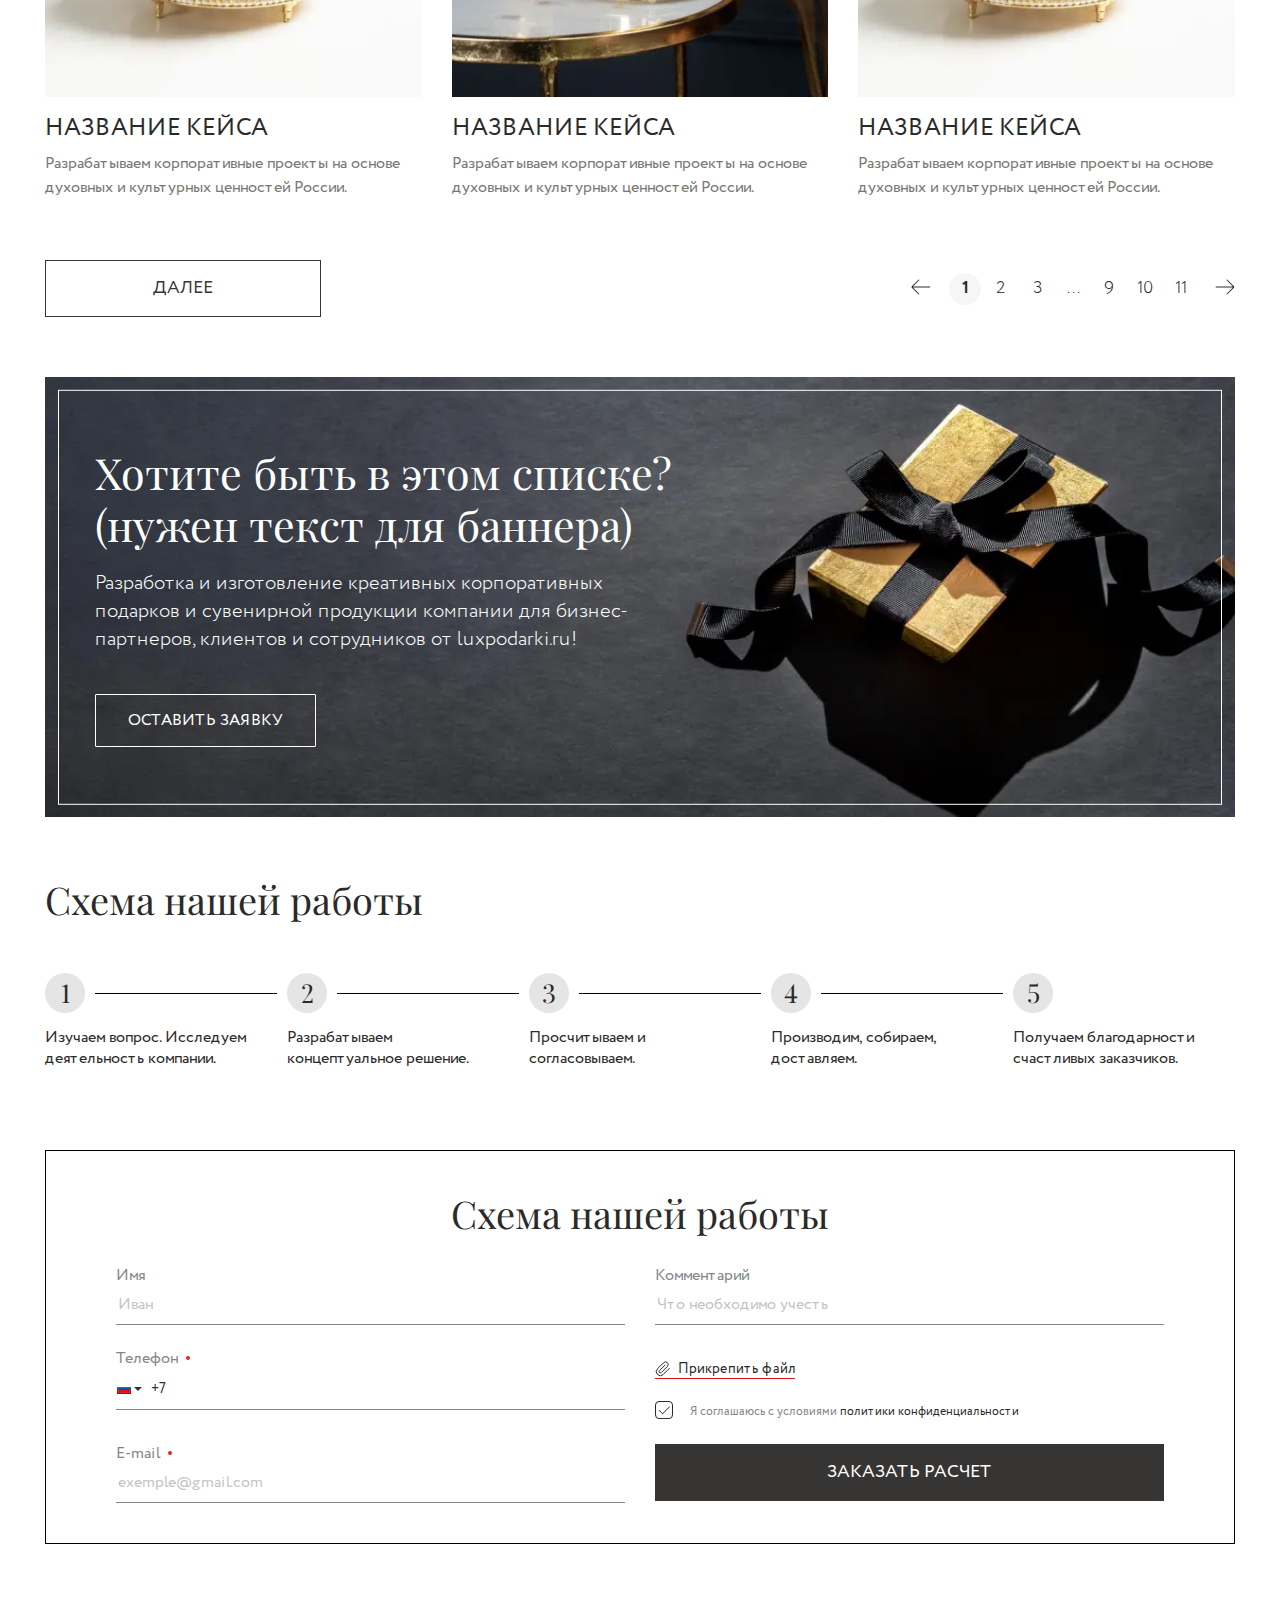
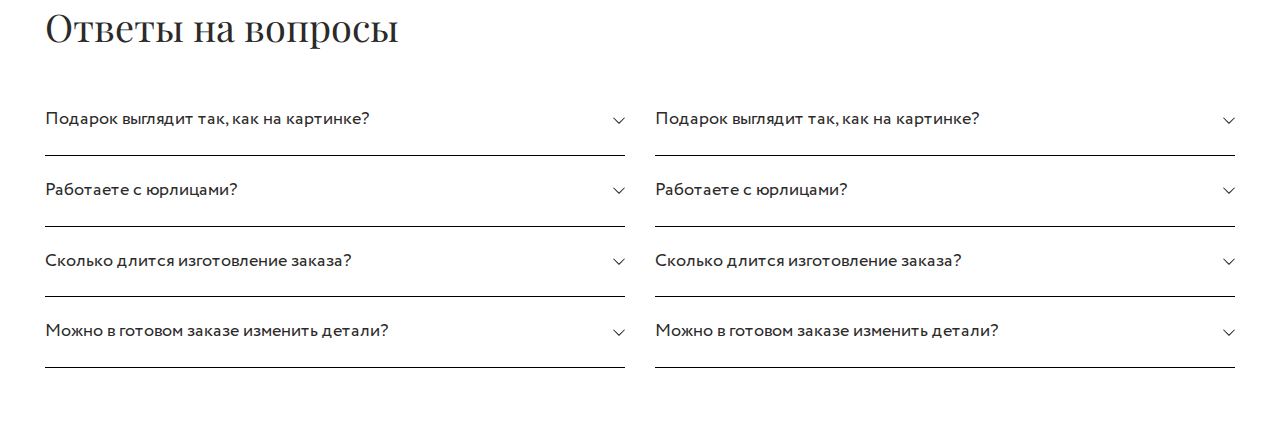
<file: projects.html>
<!DOCTYPE html>
<html lang="en">

<head>
	<meta charset="UTF-8">
	<meta name="viewport" content="width=device-width, initial-scale=1.0">
	<meta name="keywords" content="">
	<link rel="stylesheet" href="css/libs.min.css">
	<link rel="stylesheet" href="css/style.min.css">
	<title>Наши Проекты</title>
	<script src="https://api-maps.yandex.ru/2.1/?lang=ru_RU&apikey=9133eb49-3a97-4b2d-90be-6b80a97a5036" type="text/javascript"></script>
</head>


<body>

	<main class="main">
        <section class="projects-main">
			<div class="container">
				<div class="projects-main__inner tabs-inner">
					<div class="projects-main__top">
						<h1 class="projects-main__title h1">Наши Проекты</h1>
						<div class="projects-main__send">
							<img src="img/send.svg" alt="">
						</div>
					</div>
					<div class="projects-main__tabs-head">
						<div class="swiper mySwiper">
							<div class="swiper-wrapper">
								<div data-tab-path="1" class="swiper-slide tab active-tab">Все</div>
								<div data-tab-path="2" class="swiper-slide tab">Новый год</div>
								<div data-tab-path="3" class="swiper-slide tab">23 февраля</div>
								<div data-tab-path="4" class="swiper-slide tab">8 марта</div>
								<div data-tab-path="5" class="swiper-slide tab">Корпоративные подарки</div>
							</div>
						</div>
					</div>
					<div class="projects-main__tabs-body">
						<div data-content-path="1" class="projects-main__content tab__content tab__content--active">
							<div class="projects__cards">
								<div class="project-card">
									<div class="project-card__img">
										<img src="img/project-img.webp" alt="">
									</div>
									<div class="project-card__desc">
										<div class="project-card__title">Название кейса</div>
										<div class="project-card__text">
											<p>Разрабатываем корпоративные проекты на основе духовных и культурных ценностей России.</p>
										</div>
									</div>
								</div>
								<div class="project-card">
									<div class="project-card__img">
										<img src="img/project-img2.webp" alt="">
									</div>
									<div class="project-card__desc">
										<div class="project-card__title">Название кейса</div>
										<div class="project-card__text">
											<p>Разрабатываем корпоративные проекты на основе духовных и культурных ценностей России.</p>
										</div>
									</div>
								</div>
								<div class="project-card">
									<div class="project-card__img">
										<img src="img/project-img.webp" alt="">
									</div>
									<div class="project-card__desc">
										<div class="project-card__title">Название кейса</div>
										<div class="project-card__text">
											<p>Разрабатываем корпоративные проекты на основе духовных и культурных ценностей России.</p>
										</div>
									</div>
								</div>
								<div class="project-card">
									<div class="project-card__img">
										<img src="img/project-img3.webp" alt="">
									</div>
									<div class="project-card__desc">
										<div class="project-card__title">Название кейса</div>
										<div class="project-card__text">
											<p>Разрабатываем корпоративные проекты на основе духовных и культурных ценностей России.</p>
										</div>
									</div>
								</div>
								<div class="project-card">
									<div class="project-card__img">
										<img src="img/project-img4.webp" alt="">
									</div>
									<div class="project-card__desc">
										<div class="project-card__title">Название кейса</div>
										<div class="project-card__text">
											<p>Разрабатываем корпоративные проекты на основе духовных и культурных ценностей России.</p>
										</div>
									</div>
								</div>
								<div class="project-card">
									<div class="project-card__img">
										<img src="img/project-img3.webp" alt="">
									</div>
									<div class="project-card__desc">
										<div class="project-card__title">Название кейса</div>
										<div class="project-card__text">
											<p>Разрабатываем корпоративные проекты на основе духовных и культурных ценностей России.</p>
										</div>
									</div>
								</div>
								<div class="project-card">
									<div class="project-card__img">
										<img src="img/project-img5.webp" alt="">
									</div>
									<div class="project-card__desc">
										<div class="project-card__title">Название кейса</div>
										<div class="project-card__text">
											<p>Разрабатываем корпоративные проекты на основе духовных и культурных ценностей России.</p>
										</div>
									</div>
								</div>
								<div class="project-card">
									<div class="project-card__img">
										<img src="img/project-img6.webp" alt="">
									</div>
									<div class="project-card__desc">
										<div class="project-card__title">Название кейса</div>
										<div class="project-card__text">
											<p>Разрабатываем корпоративные проекты на основе духовных и культурных ценностей России.</p>
										</div>
									</div>
								</div>
								<div class="project-card">
									<div class="project-card__img">
										<img src="img/project-img5.webp" alt="">
									</div>
									<div class="project-card__desc">
										<div class="project-card__title">Название кейса</div>
										<div class="project-card__text">
											<p>Разрабатываем корпоративные проекты на основе духовных и культурных ценностей России.</p>
										</div>
									</div>
								</div>
							</div>
							<div class="projects-main__nav">
								<button class="projects-main__btn bt btn-black__outline">
									<span>Далее</span>
								</button>
								<div class="pagination">
									<a href="" class="pagination__prev">
										<svg width="20" height="16" viewBox="0 0 20 16" fill="none" xmlns="http://www.w3.org/2000/svg">
											<path fill-rule="evenodd" clip-rule="evenodd" d="M7.43934 0.646446C7.6346 0.451184 7.95118 0.451185 8.14645 0.646447C8.34171 0.841709 8.34171 1.15829 8.14645 1.35355L2.20711 7.29289C2.14379 7.35621 2.09073 7.42592 2.04794 7.49993L18.793 7.49992C19.0691 7.49992 19.293 7.72378 19.293 7.99992C19.293 8.27607 19.0691 8.49992 18.793 8.49992L2.04786 8.49993C2.09066 8.57399 2.14374 8.64374 2.20711 8.70711L8.14645 14.6464C8.34171 14.8417 8.34171 15.1583 8.14645 15.3536C7.95118 15.5488 7.6346 15.5488 7.43934 15.3536L0.792891 8.70711C0.402367 8.31658 0.402367 7.68342 0.792892 7.29289L7.43934 0.646446Z" fill="#2B2A29"/>
										</svg>
									</a>
									<div class="pagination__items">
										<a href="" class="pagination__item pagination__item--active">1</a>
										<a href="" class="pagination__item">2</a>
										<a href="" class="pagination__item">3</a>
										<a href="" class="pagination__item">...</a>
										<a href="" class="pagination__item">9</a>
										<a href="" class="pagination__item">10</a>
										<a href="" class="pagination__item">11</a>
									</div>
									<a href="" class="pagination__next">
										<svg width="20" height="16" viewBox="0 0 20 16" fill="none" xmlns="http://www.w3.org/2000/svg">
											<path fill-rule="evenodd" clip-rule="evenodd" d="M12.3536 0.646446C12.1584 0.451184 11.8418 0.451185 11.6465 0.646447C11.4513 0.841709 11.4513 1.15829 11.6465 1.35355L17.5859 7.29289C17.6492 7.35621 17.7022 7.42592 17.745 7.49993L1 7.49992C0.723858 7.49992 0.5 7.72378 0.5 7.99992C0.5 8.27607 0.723858 8.49992 1 8.49992L17.7451 8.49993C17.7023 8.57399 17.6492 8.64374 17.5859 8.70711L11.6465 14.6464C11.4513 14.8417 11.4513 15.1583 11.6465 15.3536C11.8418 15.5488 12.1584 15.5488 12.3536 15.3536L19.0001 8.70711C19.3906 8.31658 19.3906 7.68342 19.0001 7.29289L12.3536 0.646446Z" fill="#2B2A29"/>
										</svg>
									</a>
								</div>
							</div>
						</div>
						<div data-content-path="2" class="projects-main__content tab__content">
							<div class="projects__cards">
								<div class="project-card">
									<div class="project-card__img">
										<img src="img/project-img.webp" alt="">
									</div>
									<div class="project-card__desc">
										<div class="project-card__title">Название кейса</div>
										<div class="project-card__text">
											<p>Разрабатываем корпоративные проекты на основе духовных и культурных ценностей России.</p>
										</div>
									</div>
								</div>
							</div>
							<div class="projects-main__nav">
								<button class="projects-main__btn bt btn-black__outline">
									<span>Далее</span>
								</button>
								<div class="pagination">
									<a href="" class="pagination__prev">
										<svg width="20" height="16" viewBox="0 0 20 16" fill="none" xmlns="http://www.w3.org/2000/svg">
											<path fill-rule="evenodd" clip-rule="evenodd" d="M7.43934 0.646446C7.6346 0.451184 7.95118 0.451185 8.14645 0.646447C8.34171 0.841709 8.34171 1.15829 8.14645 1.35355L2.20711 7.29289C2.14379 7.35621 2.09073 7.42592 2.04794 7.49993L18.793 7.49992C19.0691 7.49992 19.293 7.72378 19.293 7.99992C19.293 8.27607 19.0691 8.49992 18.793 8.49992L2.04786 8.49993C2.09066 8.57399 2.14374 8.64374 2.20711 8.70711L8.14645 14.6464C8.34171 14.8417 8.34171 15.1583 8.14645 15.3536C7.95118 15.5488 7.6346 15.5488 7.43934 15.3536L0.792891 8.70711C0.402367 8.31658 0.402367 7.68342 0.792892 7.29289L7.43934 0.646446Z" fill="#2B2A29"/>
										</svg>
									</a>
									<div class="pagination__items">
										<a href="" class="pagination__item pagination__item--active">1</a>
										<a href="" class="pagination__item">2</a>
										<a href="" class="pagination__item">3</a>
										<a href="" class="pagination__item">...</a>
										<a href="" class="pagination__item">9</a>
										<a href="" class="pagination__item">10</a>
										<a href="" class="pagination__item">11</a>
									</div>
									<a href="" class="pagination__next">
										<svg width="20" height="16" viewBox="0 0 20 16" fill="none" xmlns="http://www.w3.org/2000/svg">
											<path fill-rule="evenodd" clip-rule="evenodd" d="M12.3536 0.646446C12.1584 0.451184 11.8418 0.451185 11.6465 0.646447C11.4513 0.841709 11.4513 1.15829 11.6465 1.35355L17.5859 7.29289C17.6492 7.35621 17.7022 7.42592 17.745 7.49993L1 7.49992C0.723858 7.49992 0.5 7.72378 0.5 7.99992C0.5 8.27607 0.723858 8.49992 1 8.49992L17.7451 8.49993C17.7023 8.57399 17.6492 8.64374 17.5859 8.70711L11.6465 14.6464C11.4513 14.8417 11.4513 15.1583 11.6465 15.3536C11.8418 15.5488 12.1584 15.5488 12.3536 15.3536L19.0001 8.70711C19.3906 8.31658 19.3906 7.68342 19.0001 7.29289L12.3536 0.646446Z" fill="#2B2A29"/>
										</svg>
									</a>
								</div>
							</div>
						</div>
						<div data-content-path="3" class="projects-main__content tab__content">
							<div class="projects__cards">
								<div class="project-card">
									<div class="project-card__img">
										<img src="img/project-img.webp" alt="">
									</div>
									<div class="project-card__desc">
										<div class="project-card__title">Название кейса</div>
										<div class="project-card__text">
											<p>Разрабатываем корпоративные проекты на основе духовных и культурных ценностей России.</p>
										</div>
									</div>
								</div>
								<div class="project-card">
									<div class="project-card__img">
										<img src="img/project-img2.webp" alt="">
									</div>
									<div class="project-card__desc">
										<div class="project-card__title">Название кейса</div>
										<div class="project-card__text">
											<p>Разрабатываем корпоративные проекты на основе духовных и культурных ценностей России.</p>
										</div>
									</div>
								</div>
							</div>
							<div class="projects-main__nav">
								<button class="projects-main__btn bt btn-black__outline">
									<span>Далее</span>
								</button>
								<div class="pagination">
									<a href="" class="pagination__prev">
										<svg width="20" height="16" viewBox="0 0 20 16" fill="none" xmlns="http://www.w3.org/2000/svg">
											<path fill-rule="evenodd" clip-rule="evenodd" d="M7.43934 0.646446C7.6346 0.451184 7.95118 0.451185 8.14645 0.646447C8.34171 0.841709 8.34171 1.15829 8.14645 1.35355L2.20711 7.29289C2.14379 7.35621 2.09073 7.42592 2.04794 7.49993L18.793 7.49992C19.0691 7.49992 19.293 7.72378 19.293 7.99992C19.293 8.27607 19.0691 8.49992 18.793 8.49992L2.04786 8.49993C2.09066 8.57399 2.14374 8.64374 2.20711 8.70711L8.14645 14.6464C8.34171 14.8417 8.34171 15.1583 8.14645 15.3536C7.95118 15.5488 7.6346 15.5488 7.43934 15.3536L0.792891 8.70711C0.402367 8.31658 0.402367 7.68342 0.792892 7.29289L7.43934 0.646446Z" fill="#2B2A29"/>
										</svg>
									</a>
									<div class="pagination__items">
										<a href="" class="pagination__item pagination__item--active">1</a>
										<a href="" class="pagination__item">2</a>
										<a href="" class="pagination__item">3</a>
										<a href="" class="pagination__item">...</a>
										<a href="" class="pagination__item">9</a>
										<a href="" class="pagination__item">10</a>
										<a href="" class="pagination__item">11</a>
									</div>
									<a href="" class="pagination__next">
										<svg width="20" height="16" viewBox="0 0 20 16" fill="none" xmlns="http://www.w3.org/2000/svg">
											<path fill-rule="evenodd" clip-rule="evenodd" d="M12.3536 0.646446C12.1584 0.451184 11.8418 0.451185 11.6465 0.646447C11.4513 0.841709 11.4513 1.15829 11.6465 1.35355L17.5859 7.29289C17.6492 7.35621 17.7022 7.42592 17.745 7.49993L1 7.49992C0.723858 7.49992 0.5 7.72378 0.5 7.99992C0.5 8.27607 0.723858 8.49992 1 8.49992L17.7451 8.49993C17.7023 8.57399 17.6492 8.64374 17.5859 8.70711L11.6465 14.6464C11.4513 14.8417 11.4513 15.1583 11.6465 15.3536C11.8418 15.5488 12.1584 15.5488 12.3536 15.3536L19.0001 8.70711C19.3906 8.31658 19.3906 7.68342 19.0001 7.29289L12.3536 0.646446Z" fill="#2B2A29"/>
										</svg>
									</a>
								</div>
							</div>
						</div>
						<div data-content-path="4" class="projects-main__content tab__content">
							<div class="projects__cards">
								<div class="project-card">
									<div class="project-card__img">
										<img src="img/project-img.webp" alt="">
									</div>
									<div class="project-card__desc">
										<div class="project-card__title">Название кейса</div>
										<div class="project-card__text">
											<p>Разрабатываем корпоративные проекты на основе духовных и культурных ценностей России.</p>
										</div>
									</div>
								</div>
								<div class="project-card">
									<div class="project-card__img">
										<img src="img/project-img2.webp" alt="">
									</div>
									<div class="project-card__desc">
										<div class="project-card__title">Название кейса</div>
										<div class="project-card__text">
											<p>Разрабатываем корпоративные проекты на основе духовных и культурных ценностей России.</p>
										</div>
									</div>
								</div>
								<div class="project-card">
									<div class="project-card__img">
										<img src="img/project-img.webp" alt="">
									</div>
									<div class="project-card__desc">
										<div class="project-card__title">Название кейса</div>
										<div class="project-card__text">
											<p>Разрабатываем корпоративные проекты на основе духовных и культурных ценностей России.</p>
										</div>
									</div>
								</div>
							</div>
							<div class="projects-main__nav">
								<button class="projects-main__btn bt btn-black__outline">
									<span>Далее</span>
								</button>
								<div class="pagination">
									<a href="" class="pagination__prev">
										<svg width="20" height="16" viewBox="0 0 20 16" fill="none" xmlns="http://www.w3.org/2000/svg">
											<path fill-rule="evenodd" clip-rule="evenodd" d="M7.43934 0.646446C7.6346 0.451184 7.95118 0.451185 8.14645 0.646447C8.34171 0.841709 8.34171 1.15829 8.14645 1.35355L2.20711 7.29289C2.14379 7.35621 2.09073 7.42592 2.04794 7.49993L18.793 7.49992C19.0691 7.49992 19.293 7.72378 19.293 7.99992C19.293 8.27607 19.0691 8.49992 18.793 8.49992L2.04786 8.49993C2.09066 8.57399 2.14374 8.64374 2.20711 8.70711L8.14645 14.6464C8.34171 14.8417 8.34171 15.1583 8.14645 15.3536C7.95118 15.5488 7.6346 15.5488 7.43934 15.3536L0.792891 8.70711C0.402367 8.31658 0.402367 7.68342 0.792892 7.29289L7.43934 0.646446Z" fill="#2B2A29"/>
										</svg>
									</a>
									<div class="pagination__items">
										<a href="" class="pagination__item pagination__item--active">1</a>
										<a href="" class="pagination__item">2</a>
										<a href="" class="pagination__item">3</a>
										<a href="" class="pagination__item">...</a>
										<a href="" class="pagination__item">9</a>
										<a href="" class="pagination__item">10</a>
										<a href="" class="pagination__item">11</a>
									</div>
									<a href="" class="pagination__next">
										<svg width="20" height="16" viewBox="0 0 20 16" fill="none" xmlns="http://www.w3.org/2000/svg">
											<path fill-rule="evenodd" clip-rule="evenodd" d="M12.3536 0.646446C12.1584 0.451184 11.8418 0.451185 11.6465 0.646447C11.4513 0.841709 11.4513 1.15829 11.6465 1.35355L17.5859 7.29289C17.6492 7.35621 17.7022 7.42592 17.745 7.49993L1 7.49992C0.723858 7.49992 0.5 7.72378 0.5 7.99992C0.5 8.27607 0.723858 8.49992 1 8.49992L17.7451 8.49993C17.7023 8.57399 17.6492 8.64374 17.5859 8.70711L11.6465 14.6464C11.4513 14.8417 11.4513 15.1583 11.6465 15.3536C11.8418 15.5488 12.1584 15.5488 12.3536 15.3536L19.0001 8.70711C19.3906 8.31658 19.3906 7.68342 19.0001 7.29289L12.3536 0.646446Z" fill="#2B2A29"/>
										</svg>
									</a>
								</div>
							</div>
						</div>
						<div data-content-path="5" class="projects-main__content tab__content">
							<div class="projects__cards">
								<div class="project-card">
									<div class="project-card__img">
										<img src="img/project-img.webp" alt="">
									</div>
									<div class="project-card__desc">
										<div class="project-card__title">Название кейса</div>
										<div class="project-card__text">
											<p>Разрабатываем корпоративные проекты на основе духовных и культурных ценностей России.</p>
										</div>
									</div>
								</div>
								<div class="project-card">
									<div class="project-card__img">
										<img src="img/project-img2.webp" alt="">
									</div>
									<div class="project-card__desc">
										<div class="project-card__title">Название кейса</div>
										<div class="project-card__text">
											<p>Разрабатываем корпоративные проекты на основе духовных и культурных ценностей России.</p>
										</div>
									</div>
								</div>
								<div class="project-card">
									<div class="project-card__img">
										<img src="img/project-img.webp" alt="">
									</div>
									<div class="project-card__desc">
										<div class="project-card__title">Название кейса</div>
										<div class="project-card__text">
											<p>Разрабатываем корпоративные проекты на основе духовных и культурных ценностей России.</p>
										</div>
									</div>
								</div>
								<div class="project-card">
									<div class="project-card__img">
										<img src="img/project-img3.webp" alt="">
									</div>
									<div class="project-card__desc">
										<div class="project-card__title">Название кейса</div>
										<div class="project-card__text">
											<p>Разрабатываем корпоративные проекты на основе духовных и культурных ценностей России.</p>
										</div>
									</div>
								</div>
							</div>
							<div class="projects-main__nav">
								<button class="projects-main__btn bt btn-black__outline">
									<span>Далее</span>
								</button>
								<div class="pagination">
									<a href="" class="pagination__prev">
										<svg width="20" height="16" viewBox="0 0 20 16" fill="none" xmlns="http://www.w3.org/2000/svg">
											<path fill-rule="evenodd" clip-rule="evenodd" d="M7.43934 0.646446C7.6346 0.451184 7.95118 0.451185 8.14645 0.646447C8.34171 0.841709 8.34171 1.15829 8.14645 1.35355L2.20711 7.29289C2.14379 7.35621 2.09073 7.42592 2.04794 7.49993L18.793 7.49992C19.0691 7.49992 19.293 7.72378 19.293 7.99992C19.293 8.27607 19.0691 8.49992 18.793 8.49992L2.04786 8.49993C2.09066 8.57399 2.14374 8.64374 2.20711 8.70711L8.14645 14.6464C8.34171 14.8417 8.34171 15.1583 8.14645 15.3536C7.95118 15.5488 7.6346 15.5488 7.43934 15.3536L0.792891 8.70711C0.402367 8.31658 0.402367 7.68342 0.792892 7.29289L7.43934 0.646446Z" fill="#2B2A29"/>
										</svg>
									</a>
									<div class="pagination__items">
										<a href="" class="pagination__item pagination__item--active">1</a>
										<a href="" class="pagination__item">2</a>
										<a href="" class="pagination__item">3</a>
										<a href="" class="pagination__item">...</a>
										<a href="" class="pagination__item">9</a>
										<a href="" class="pagination__item">10</a>
										<a href="" class="pagination__item">11</a>
									</div>
									<a href="" class="pagination__next">
										<svg width="20" height="16" viewBox="0 0 20 16" fill="none" xmlns="http://www.w3.org/2000/svg">
											<path fill-rule="evenodd" clip-rule="evenodd" d="M12.3536 0.646446C12.1584 0.451184 11.8418 0.451185 11.6465 0.646447C11.4513 0.841709 11.4513 1.15829 11.6465 1.35355L17.5859 7.29289C17.6492 7.35621 17.7022 7.42592 17.745 7.49993L1 7.49992C0.723858 7.49992 0.5 7.72378 0.5 7.99992C0.5 8.27607 0.723858 8.49992 1 8.49992L17.7451 8.49993C17.7023 8.57399 17.6492 8.64374 17.5859 8.70711L11.6465 14.6464C11.4513 14.8417 11.4513 15.1583 11.6465 15.3536C11.8418 15.5488 12.1584 15.5488 12.3536 15.3536L19.0001 8.70711C19.3906 8.31658 19.3906 7.68342 19.0001 7.29289L12.3536 0.646446Z" fill="#2B2A29"/>
										</svg>
									</a>
								</div>
							</div>
						</div>
					</div>
				</div>
			</div>
		</section>
		<section class="banner gifts-banner">
			<div class="container">
				<div class="banner__inner">
					<div class="banner__desc">
						<h2 class="banner__title text43">Хотите быть в этом списке? (нужен текст для баннера)</h2>
						<div class="banner__text">
							<p>Разработка и изготовление креативных корпоративных подарков и сувенирной продукции компании для бизнес-партнеров, клиентов и сотрудников от luxpodarki.ru!</p>
						</div>
						<button class="banner__btn banner__btn2 btn">
							<span>Оставить заявку</span>
						</button>
					</div>
				</div>
			</div>
		</section>
		<section class="scheme">
			<div class="container">
				<div class="scheme__inner">
					<h3 class="scheme__title">Схема нашей работы</h3>
					<div class="scheme__items">
						<div class="scheme__item">
							<div class="scheme__item-number">
								<span>1</span>
							</div>
							<div class="scheme__item-text">Изучаем вопрос. Исследуем деятельность компании.</div>
						</div>
						<div class="scheme__item">
							<div class="scheme__item-number">
								<span>2</span>
							</div>
							<div class="scheme__item-text">Разрабатываем концептуальное решение.</div>
						</div>
						<div class="scheme__item">
							<div class="scheme__item-number">
								<span>3</span>
							</div>
							<div class="scheme__item-text">Просчитываем и согласовываем.</div>
						</div>
						<div class="scheme__item">
							<div class="scheme__item-number">
								<span>4</span>
							</div>
							<div class="scheme__item-text">Производим, собираем, доставляем.</div>
						</div>
						<div class="scheme__item">
							<div class="scheme__item-number">
								<span>5</span>
							</div>
							<div class="scheme__item-text">Получаем благодарности счастливых заказчиков.</div>
						</div>
					</div>
				</div>
			</div>
		</section>
		<section id="gifts-connection" class="gifts-connection">
			<div class="container">
				<div class="gifts-connection__inner">
					<h3 class="gifts-connection__title">Схема нашей работы</h3>
					<form class="form gifts-connection__form">
						<div class="form-group gifts-connection__form-group">
							<label>Имя</label>
							<input type="text" placeholder="Иван">
						</div>
						<div class="form-group gifts-connection__form-group">
							<label>Комментарий</label>
							<input type="text" placeholder="Что необходимо учесть">
						</div>
						<div class="form-group gifts-connection__form-group">
							<label>Телефон <span></span></label>
							<div class="input-phone">
								<input type="text" placeholder="000 000-00-00">
							</div>
						</div>
						<div class="form-group gifts-connection__form-group">
							<div class="form__file">
								<p id="files-area">
									<span id="filesList">
										<span id="files-names"></span>
									</span>
								</p>
								<div class="form__file-wrap">
									<input class="file-btn" type="file" name="file[]" accept="" id="attachment">
									<label>
										<i>
											<img src="img/file-icon.svg" alt="">
										</i>
										<span>Прикрепить файл</span>
									</label>
								</div>
							</div>
							<div class="form__check">
								<input type="checkbox" checked>
								<label>Я соглашаюсь с условиями <a href="">политики конфиденциальности</a></label>
							</div>
						</div>
						<div class="form-group gifts-connection__form-group">
							<label>E-mail <span></span></label>
							<input type="text" placeholder="exemple@gmail.com">
						</div>
						<div class="form-group gifts-connection__form-group">
							<button class="form__btn form-group modal-form__btn btn btn-black">
								<span>Заказать расчет</span>
							</button>
						</div>
					</form>
				</div>
			</div>
		</section>
		<section class="gifts-questions">
			<div class="container">
				<div class="gifts-questions__inner">
					<h3 class="gifts-questions__title">Ответы на вопросы</h3>
					<div class="gifts-questions__items">
						<div class="gifts-questions__items-left">
							<div class="gifts-questions__item item">
								<div class="gifts-questions__item-show item-show">
									<div class="gifts-questions__item-title">Подарок выглядит так, как на картинке?</div>
									<div class="gifts-questions__item-btn">
										<img src="img/arrow8.svg" alt="">
									</div>
								</div>
								<div class="gifts-questions__item-hidden item-hidden">
									<div class="gifts-questions__item-text">
										<p>Безграничный выбор подарочной продукции российских и зарубежных мастеров Безграничный выбор подарочной продукции российских и зарубежных мастеров Безграничный выбор подарочной продукции российских и зарубежных мастеров</p>
									</div>
								</div>
							</div>
							<div class="gifts-questions__item item">
								<div class="gifts-questions__item-show item-show">
									<div class="gifts-questions__item-title">Работаете с юрлицами?</div>
									<div class="gifts-questions__item-btn">
										<img src="img/arrow8.svg" alt="">
									</div>
								</div>
								<div class="gifts-questions__item-hidden item-hidden">
									<div class="gifts-questions__item-text">
										<p>Безграничный выбор подарочной продукции российских и зарубежных мастеров Безграничный выбор подарочной продукции российских и зарубежных мастеров Безграничный выбор подарочной продукции российских и зарубежных мастеров</p>
									</div>
								</div>
							</div>
							<div class="gifts-questions__item item">
								<div class="gifts-questions__item-show item-show">
									<div class="gifts-questions__item-title">Сколько длится изготовление заказа?</div>
									<div class="gifts-questions__item-btn">
										<img src="img/arrow8.svg" alt="">
									</div>
								</div>
								<div class="gifts-questions__item-hidden item-hidden">
									<div class="gifts-questions__item-text">
										<p>Безграничный выбор подарочной продукции российских и зарубежных мастеров Безграничный выбор подарочной продукции российских и зарубежных мастеров Безграничный выбор подарочной продукции российских и зарубежных мастеров</p>
									</div>
								</div>
							</div>
							<div class="gifts-questions__item item">
								<div class="gifts-questions__item-show item-show">
									<div class="gifts-questions__item-title">Можно в готовом заказе изменить детали?</div>
									<div class="gifts-questions__item-btn">
										<img src="img/arrow8.svg" alt="">
									</div>
								</div>
								<div class="gifts-questions__item-hidden item-hidden">
									<div class="gifts-questions__item-text">
										<p>Безграничный выбор подарочной продукции российских и зарубежных мастеров Безграничный выбор подарочной продукции российских и зарубежных мастеров Безграничный выбор подарочной продукции российских и зарубежных мастеров</p>
									</div>
								</div>
							</div>
						</div>
						<div class="gifts-questions__items-right">
							<div class="gifts-questions__item item">
								<div class="gifts-questions__item-show item-show">
									<div class="gifts-questions__item-title">Подарок выглядит так, как на картинке?</div>
									<div class="gifts-questions__item-btn">
										<img src="img/arrow8.svg" alt="">
									</div>
								</div>
								<div class="gifts-questions__item-hidden item-hidden">
									<div class="gifts-questions__item-text">
										<p>Безграничный выбор подарочной продукции российских и зарубежных мастеров Безграничный выбор подарочной продукции российских и зарубежных мастеров Безграничный выбор подарочной продукции российских и зарубежных мастеров</p>
									</div>
								</div>
							</div>
							<div class="gifts-questions__item item">
								<div class="gifts-questions__item-show item-show">
									<div class="gifts-questions__item-title">Работаете с юрлицами?</div>
									<div class="gifts-questions__item-btn">
										<img src="img/arrow8.svg" alt="">
									</div>
								</div>
								<div class="gifts-questions__item-hidden item-hidden">
									<div class="gifts-questions__item-text">
										<p>Безграничный выбор подарочной продукции российских и зарубежных мастеров Безграничный выбор подарочной продукции российских и зарубежных мастеров Безграничный выбор подарочной продукции российских и зарубежных мастеров</p>
									</div>
								</div>
							</div>
							<div class="gifts-questions__item item">
								<div class="gifts-questions__item-show item-show">
									<div class="gifts-questions__item-title">Сколько длится изготовление заказа?</div>
									<div class="gifts-questions__item-btn">
										<img src="img/arrow8.svg" alt="">
									</div>
								</div>
								<div class="gifts-questions__item-hidden item-hidden">
									<div class="gifts-questions__item-text">
										<p>Безграничный выбор подарочной продукции российских и зарубежных мастеров Безграничный выбор подарочной продукции российских и зарубежных мастеров Безграничный выбор подарочной продукции российских и зарубежных мастеров</p>
									</div>
								</div>
							</div>
							<div class="gifts-questions__item item">
								<div class="gifts-questions__item-show item-show">
									<div class="gifts-questions__item-title">Можно в готовом заказе изменить детали?</div>
									<div class="gifts-questions__item-btn">
										<img src="img/arrow8.svg" alt="">
									</div>
								</div>
								<div class="gifts-questions__item-hidden item-hidden">
									<div class="gifts-questions__item-text">
										<p>Безграничный выбор подарочной продукции российских и зарубежных мастеров Безграничный выбор подарочной продукции российских и зарубежных мастеров Безграничный выбор подарочной продукции российских и зарубежных мастеров</p>
									</div>
								</div>
							</div>
						</div>
					</div>
				</div>
			</div>
		</section>
	</main>

	<script src="js/libs.min.js"></script>
<script src="js/main.min.js"></script>
</body>

</html>
</file>
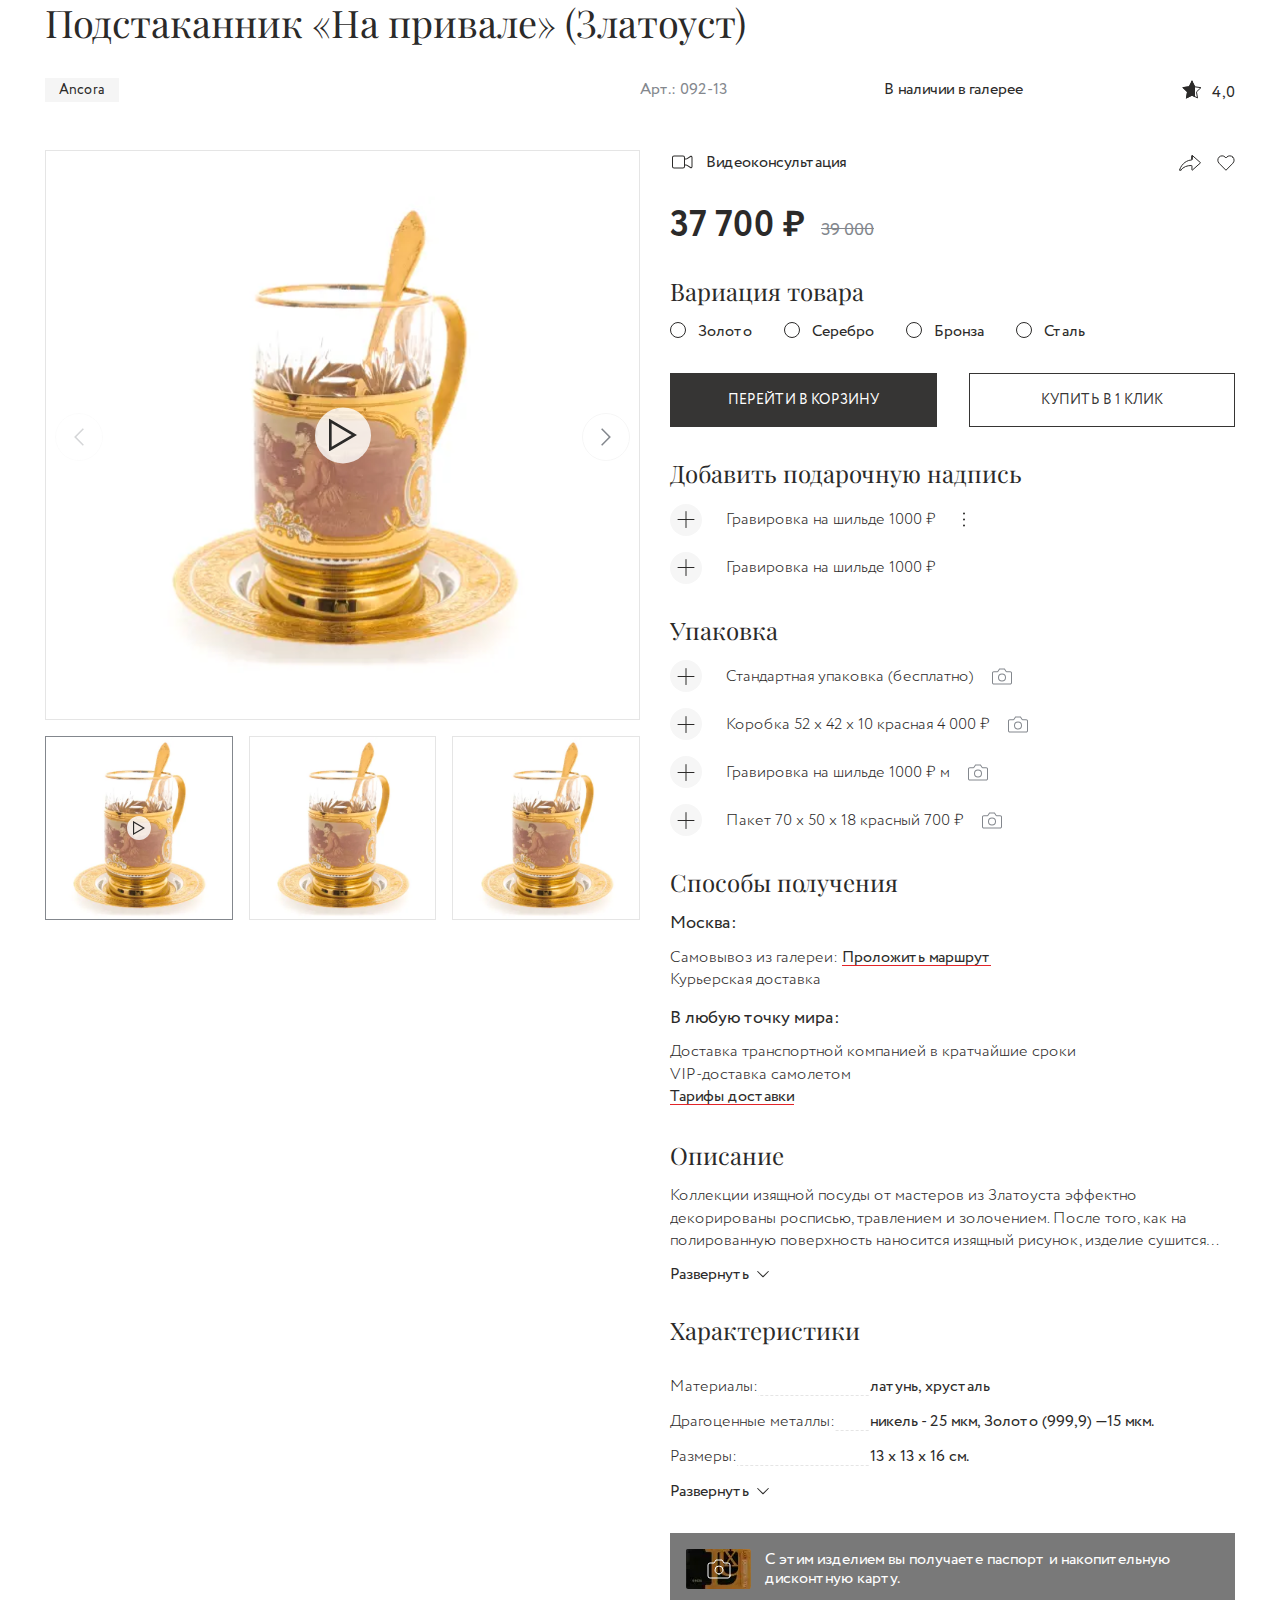
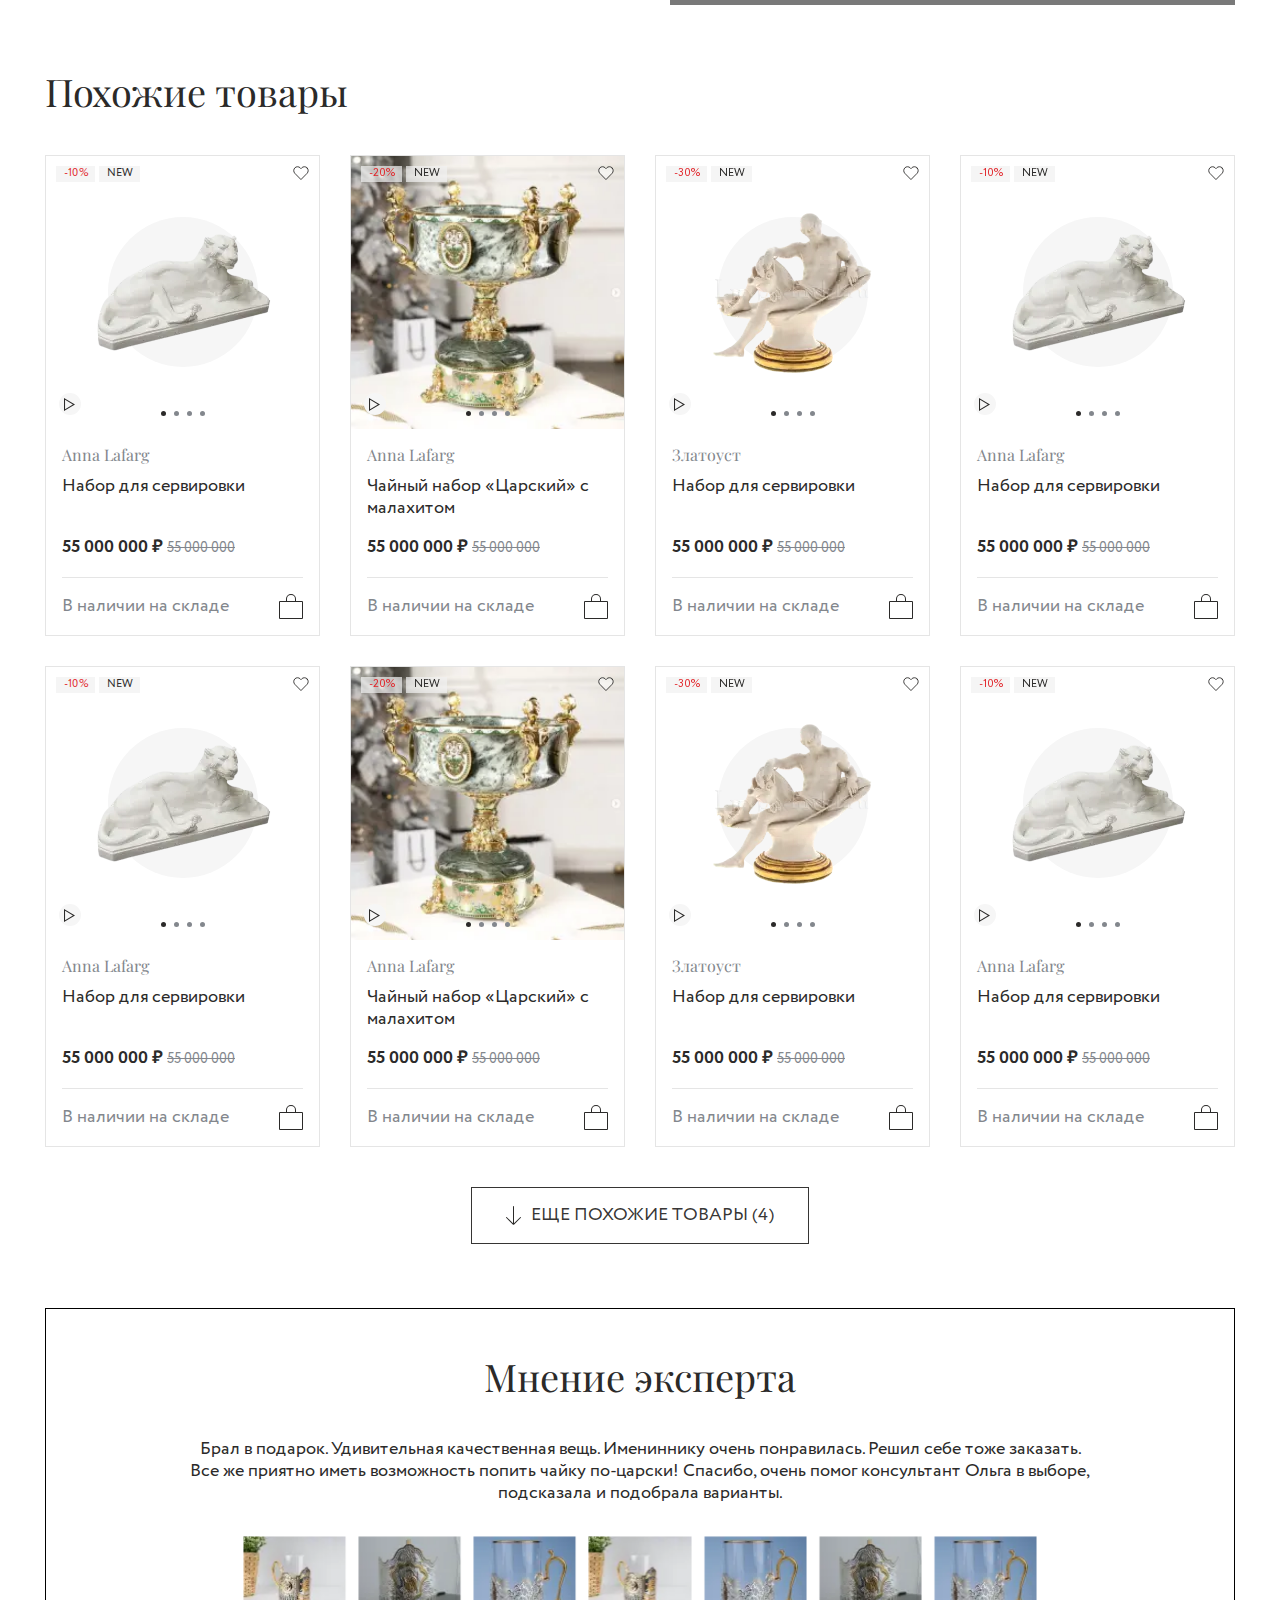
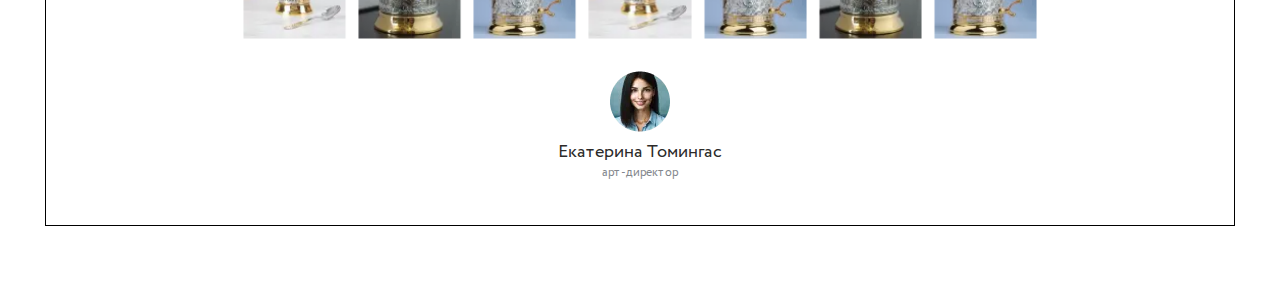
<file: reviews.html>
<!DOCTYPE html>
<html lang="en">

<head>
	<meta charset="UTF-8">
	<meta name="viewport" content="width=device-width, initial-scale=1.0">
	<meta name="keywords" content="">
	<link rel="stylesheet" href="css/libs.min.css">
	<link rel="stylesheet" href="css/style.min.css">
	<title>Блок с отзывами</title>
	<script src="https://api-maps.yandex.ru/2.1/?lang=ru_RU&apikey=9133eb49-3a97-4b2d-90be-6b80a97a5036" type="text/javascript"></script>
</head>


<body>

	<main class="main">
        <section class="product-main">
            <div class="container">
                <div class="product-main__inner">
                    <h3 class="product-main__title">Подстаканник «На привале» (Златоуст)</h3>
                    <div class="product-main__top">
                        <div class="product-main__name">Ancora</div>
                        <div class="product-main__group">
                            <div class="product-main__art">Арт.: 092-13</div>
                            <div class="product-main__info">В наличии в галерее</div>
                            <div class="product-main__star">
                                <i>
                                    <img src="img/star.svg" alt="">
                                </i>
                                <span>4,0</span>
                            </div>
                        </div>
                    </div>
                    <div class="product-main__wrap">
                        <div class="product-main__slider gallery2">
                            <div class="swiper mySwiper2">
                                <div class="swiper-wrapper">
                                    <div class="swiper-slide" data-modal="contactModal3">
                                        <img src="img/product-main__img.webp" alt="">
                                        <div class="play">
                                            <img src="img/play.svg" alt="">
                                        </div>
                                    </div>
                                    <div class="swiper-slide" data-modal="contactModal3">
                                        <img src="img/product-main__img.webp" alt="">
                                    </div>
                                    <div class="swiper-slide" data-modal="contactModal3">
                                        <img src="img/product-main__img.webp" alt="">
                                    </div>
                                    <div class="swiper-slide" data-modal="contactModal3">
                                        <img src="img/product-main__img.webp" alt="">
                                    </div>
                                    <div class="swiper-slide" data-modal="contactModal3">
                                        <img src="img/product-main__img.webp" alt="">
                                    </div>
                                </div>
                                <div class="swiper-button-next">
                                    <svg width="10" height="18" viewBox="0 0 10 18" fill="none" xmlns="http://www.w3.org/2000/svg">
                                        <path d="M1.18209 17.6987L0.121094 16.6387L7.75812 9.00171L0.121094 1.36469L1.18209 0.304688L9.87912 9.00171L1.18209 17.6987Z" fill="#83878D"/>
                                    </svg>
                                </div>
                                <div class="swiper-button-prev">
                                    <svg width="10" height="18" viewBox="0 0 10 18" fill="none" xmlns="http://www.w3.org/2000/svg">
                                        <path d="M8.81791 17.6987L9.87891 16.6387L2.24188 9.00171L9.87891 1.36469L8.81791 0.304688L0.120876 9.00171L8.81791 17.6987Z" fill="#83878D"/>
                                    </svg>
                                </div>
                            </div>
                            <div thumbsSlider="" class="swiper mySwiper">
                                <div class="swiper-wrapper">
                                    <div class="swiper-slide">
                                        <img src="img/product-main__img.webp" alt="">
                                        <div class="play">
                                            <img src="img/play.svg" alt="">
                                        </div>
                                    </div>
                                    <div class="swiper-slide">
                                        <img src="img/product-main__img.webp" alt="">
                                    </div>
                                    <div class="swiper-slide">
                                        <img src="img/product-main__img.webp" alt="">
                                    </div>
                                    <div class="swiper-slide">
                                        <img src="img/product-main__img.webp" alt="">
                                    </div>
                                    <div class="swiper-slide">
                                        <img src="img/product-main__img.webp" alt="">
                                    </div>
                                </div>
                            </div>
                        </div>
                        <div class="product-main__desc">
                            <div class="product-main__desc-top">
                                <div class="video-consultation">
                                    <i>
                                        <img src="img/video-icon.svg" alt="">
                                    </i>
                                    <span>Видеоконсультация</span>
                                </div>
                                <div class="product-main__group2">
                                    <div class="send">
                                        <img src="img/send.svg" alt="">
                                    </div>
                                    <div class="favorite">
                                        <svg width="18" height="16" viewBox="0 0 18 16" fill="none" xmlns="http://www.w3.org/2000/svg">
                                            <path d="M15.8248 2.10426C15.428 1.69969 14.9569 1.37875 14.4384 1.15979C13.9199 0.940826 13.3641 0.828125 12.8028 0.828125C12.2415 0.828125 11.6857 0.940826 11.1672 1.15979C10.6487 1.37875 10.1775 1.69969 9.78074 2.10426L8.95725 2.9435L8.13376 2.10426C7.33226 1.28744 6.2452 0.828548 5.11171 0.828548C3.97822 0.828548 2.89116 1.28744 2.08966 2.10426C1.28817 2.92109 0.837891 4.02895 0.837891 5.18412C0.837891 6.33928 1.28817 7.44714 2.08966 8.26397L2.91315 9.10321L8.95725 15.2629L15.0013 9.10321L15.8248 8.26397C16.2218 7.85958 16.5367 7.37945 16.7516 6.851C16.9664 6.32255 17.077 5.75613 17.077 5.18412C17.077 4.6121 16.9664 4.04568 16.7516 3.51723C16.5367 2.98878 16.2218 2.50865 15.8248 2.10426V2.10426Z" fill="white" fill-opacity="0.5" stroke="#2B2A29" stroke-linecap="round" stroke-linejoin="round"></path>
                                        </svg>
                                    </div>
                                </div>
                            </div>
                            <div class="product-main__price">
                                <span>37 700 ₽</span>
                                <span>39 000</span>
                            </div>
                            <div class="product-main__checkboxes">
                                <div class="product-main__subtitle">Вариация товара</div>
                                <div class="product-main__checkboxes-wrap">
                                    <div class="product-main__checkbox">
                                        <input type="checkbox">
                                        <label>Золото</label>
                                    </div>
                                    <div class="product-main__checkbox">
                                        <input type="checkbox">
                                        <label>Серебро</label>
                                    </div>
                                    <div class="product-main__checkbox">
                                        <input type="checkbox">
                                        <label>Бронза</label>
                                    </div>
                                    <div class="product-main__checkbox">
                                        <input type="checkbox">
                                        <label>Сталь</label>
                                    </div>
                                </div>
                            </div>
                            <div class="product-main__btns">
                                <button class="product-main__btn btn-black">
                                    <span>Перейти в корзину</span>
                                </button>
                                <button class="product-main__btn btn-black__outline">
                                    <span>Купить в 1 клик</span>
                                </button>
                            </div>
                            <div class="product-main__group3">
                                <div class="product-main__subtitle">Добавить подарочную надпись</div>
                                <div class="product-main__items">
                                    <div class="product-main__item">
                                        <div class="product-main__item-icon">
                                            <img src="img/plus2.svg" alt="">
                                            <img src="img/check2.svg" alt="">
                                        </div>
                                        <div class="product-main__item-text">
                                            Гравировка на шильде 1000 ₽
                                            <span class="product-main__item-icon2">
                                                <img src="img/points.svg" alt="">
                                            </span>
                                        </div>
                                    </div>
                                    <div class="product-main__item">
                                        <div class="product-main__item-icon">
                                            <img src="img/plus2.svg" alt="">
                                            <img src="img/check2.svg" alt="">
                                        </div>
                                        <div class="product-main__item-text">
                                            Гравировка на шильде 1000 ₽
                                        </div>
                                    </div>
                                </div>
                            </div>
                            <div class="product-main__group3">
                                <div class="product-main__subtitle">Упаковка</div>
                                <div class="product-main__items">
                                    <div class="product-main__item">
                                        <div class="product-main__item-icon">
                                            <img src="img/plus2.svg" alt="">
                                            <img src="img/check2.svg" alt="">
                                        </div>
                                        <div class="product-main__item-text">
                                            Стандартная упаковка (бесплатно)
                                            <span class="product-main__item-icon2">
                                                <img src="img/camera-icon.svg" alt="">
                                            </span>
                                        </div>
                                    </div>
                                    <div class="product-main__item">
                                        <div class="product-main__item-icon">
                                            <img src="img/plus2.svg" alt="">
                                            <img src="img/check2.svg" alt="">
                                        </div>
                                        <div class="product-main__item-text">
                                            Коробка 52 x 42 x 10 красная 4 000 ₽
                                            <span class="product-main__item-icon2">
                                                <img src="img/camera-icon.svg" alt="">
                                            </span>
                                        </div>
                                    </div>
                                    <div class="product-main__item">
                                        <div class="product-main__item-icon">
                                            <img src="img/plus2.svg" alt="">
                                            <img src="img/check2.svg" alt="">
                                        </div>
                                        <div class="product-main__item-text">
                                            Гравировка на шильде 1000 ₽ м
                                            <span class="product-main__item-icon2">
                                                <img src="img/camera-icon.svg" alt="">
                                            </span>
                                        </div>
                                    </div>
                                    <div class="product-main__item">
                                        <div class="product-main__item-icon">
                                            <img src="img/plus2.svg" alt="">
                                            <img src="img/check2.svg" alt="">
                                        </div>
                                        <div class="product-main__item-text">
                                            Пакет 70 x 50 x 18 красный 700 ₽
                                            <span class="product-main__item-icon2">
                                                <img src="img/camera-icon.svg" alt="">
                                            </span>
                                        </div>
                                    </div>
                                </div>
                            </div>
                            <div class="product-main__delivery">
                                <div class="product-main__subtitle">Способы получения</div>
                                <div class="product-main__delivery-group">
                                    <div class="product-main__delivery-title">Москва:</div>
                                    <div class="product-main__delivery-text">
                                        <p>Самовывоз из галереи: <a href="">Проложить маршрут</a></p>
                                        <p>Курьерская доставка</p>
                                    </div>
                                </div>
                                <div class="product-main__delivery-group">
                                    <div class="product-main__delivery-title">В любую точку мира:</div>
                                    <div class="product-main__delivery-text">
                                        <p>Доставка транспортной компанией в кратчайшие сроки</p>
                                        <p>VIP-доставка самолетом</p>
                                        <p><a href="">Тарифы доставки</a></p>
                                    </div>
                                </div>
                            </div>
                            <div class="product-main__group4">
                                <div class="product-main__subtitle">Описание</div>
                                <div class="product-main__text">
                                    <p>Коллекции изящной посуды от мастеров из Златоуста эффектно декорированы росписью, травлением и золочением. После того, как на полированную поверхность наносится изящный рисунок, изделие сушится Коллекции изящной посуды от мастеров из Златоуста эффектно декорированы росписью, травлением и золочением. После того, как на полированную поверхность наносится изящный рисунок, изделие сушится</p>
                                </div>
                                <div class="product-main__btn-show">
                                    <span>Развернуть</span>
                                    <span>Скрыть</span>
                                    <i>
                                        <img src="img/arrow6.svg" alt="">
                                    </i>
                                </div>
                            </div>
                            <div class="product-main__characteristic">
                                <div class="product-main__subtitle">Характеристики</div>
                                <ul class="product-main__characteristic-list">
                                    <li>
                                        <span><span>Материалы:</span></span>
                                        <span>латунь, хрусталь</span>
                                    </li>
                                    <li>
                                        <span><span>Драгоценные металлы:</span></span>
                                        <span>никель - 25 мкм, Золото (999,9) —15 мкм.</span>
                                    </li>
                                    <li>
                                        <span><span>Размеры:</span></span>
                                        <span>13 х 13 х 16 см.</span>
                                    </li>
                                    <li>
                                        <span><span>Материалы:</span></span>
                                        <span>латунь, хрусталь</span>
                                    </li>
                                    <li>
                                        <span><span>Драгоценные металлы:</span></span>
                                        <span>никель - 25 мкм, Золото (999,9) —15 мкм.</span>
                                    </li>
                                    <li>
                                        <span><span>Размеры:</span></span>
                                        <span>13 х 13 х 16 см.</span>
                                    </li>
                                </ul>
                                <div class="product-main__btn-show">
                                    <span>Развернуть</span>
                                    <span>Скрыть</span>
                                    <i>
                                        <img src="img/arrow6.svg" alt="">
                                    </i>
                                </div>
                            </div>
                            <div class="product-main__info2">
                                <div class="product-main__info2-img">
                                    <img src="img/product-main__info2-img.webp" alt="">
                                    <span>
                                        <img src="img/camera-icon2.svg" alt="">
                                    </span>
                                </div>
                                <div class="product-main__info2-text">
                                    С этим изделием вы получаете паспорт и накопительную дисконтную карту.
                                </div>
                            </div>
                        </div>
                    </div>
                </div>
            </div>
        </section>
        <section class="products2">
            <div class="container">
                <div class="products2__inner">
                    <h3 class="products2__title">Похожие товары</h3>
                    <div class="products2__cards">
                        <div class="product-card">
                            <div class="product-card__top">
                                <div class="product-card__info">
                                    <div class="product-card__discount">-10%</div>
                                    <div class="product-card__new">NEW</div>
                                    <div class="product-card__favorite favorite">
                                        <svg width="18" height="16" viewBox="0 0 18 16" fill="none" xmlns="http://www.w3.org/2000/svg">
                                            <path d="M15.8248 2.10426C15.428 1.69969 14.9569 1.37875 14.4384 1.15979C13.9199 0.940826 13.3641 0.828125 12.8028 0.828125C12.2415 0.828125 11.6857 0.940826 11.1672 1.15979C10.6487 1.37875 10.1775 1.69969 9.78074 2.10426L8.95725 2.9435L8.13376 2.10426C7.33226 1.28744 6.2452 0.828548 5.11171 0.828548C3.97822 0.828548 2.89116 1.28744 2.08966 2.10426C1.28817 2.92109 0.837891 4.02895 0.837891 5.18412C0.837891 6.33928 1.28817 7.44714 2.08966 8.26397L2.91315 9.10321L8.95725 15.2629L15.0013 9.10321L15.8248 8.26397C16.2218 7.85958 16.5367 7.37945 16.7516 6.851C16.9664 6.32255 17.077 5.75613 17.077 5.18412C17.077 4.6121 16.9664 4.04568 16.7516 3.51723C16.5367 2.98878 16.2218 2.50865 15.8248 2.10426V2.10426Z" fill="white" fill-opacity="0.5" stroke="#2B2A29" stroke-linecap="round" stroke-linejoin="round"/>
                                        </svg>
                                    </div>
                                </div>
                                <div class="product-card__slider">
                                    <div class="swiper mySwiper">
                                        <div class="swiper-wrapper">
                                            <div class="swiper-slide">
                                                <img src="img/product-card__img.webp" alt="">
                                            </div>
                                            <div class="swiper-slide">
                                                <img src="img/product-card__img.webp" alt="">
                                            </div>
                                            <div class="swiper-slide">
                                                <img src="img/product-card__img.webp" alt="">
                                            </div>
                                            <div class="swiper-slide">
                                                <img src="img/product-card__img.webp" alt="">
                                            </div>
                                        </div>
                                    </div>
                                    <div class="swiper-pagination"></div>
                                </div>
                                <a href="https://www.youtube.com/watch?v=c9DIoSNoQNs" class="product-card__video" data-fancybox="video2">
                                    <img src="img/play.svg" alt="">
                                </a>
                            </div>
                            <div class="product-card__desc">
                                <div class="product-card__title">Anna Lafarg</div>
                                <div class="product-card__subtitle">Набор для сервировки</div>
                                <div class="product-card__price">
                                    <span>55 000 000 ₽</span>
                                    <span>55 000 000</span>
                                </div>
                                <div class="product-card__info2">
                                    <span>В наличии на складе</span>
                                    <i>
                                        <img src="img/warehouse.svg" alt="">
                                    </i>
                                </div>
                            </div>
                        </div>
                        <div class="product-card">
                            <div class="product-card__top">
                                <div class="product-card__info">
                                    <div class="product-card__discount">-20%</div>
                                    <div class="product-card__new">NEW</div>
                                    <div class="product-card__favorite favorite">
                                        <svg width="18" height="16" viewBox="0 0 18 16" fill="none" xmlns="http://www.w3.org/2000/svg">
                                            <path d="M15.8248 2.10426C15.428 1.69969 14.9569 1.37875 14.4384 1.15979C13.9199 0.940826 13.3641 0.828125 12.8028 0.828125C12.2415 0.828125 11.6857 0.940826 11.1672 1.15979C10.6487 1.37875 10.1775 1.69969 9.78074 2.10426L8.95725 2.9435L8.13376 2.10426C7.33226 1.28744 6.2452 0.828548 5.11171 0.828548C3.97822 0.828548 2.89116 1.28744 2.08966 2.10426C1.28817 2.92109 0.837891 4.02895 0.837891 5.18412C0.837891 6.33928 1.28817 7.44714 2.08966 8.26397L2.91315 9.10321L8.95725 15.2629L15.0013 9.10321L15.8248 8.26397C16.2218 7.85958 16.5367 7.37945 16.7516 6.851C16.9664 6.32255 17.077 5.75613 17.077 5.18412C17.077 4.6121 16.9664 4.04568 16.7516 3.51723C16.5367 2.98878 16.2218 2.50865 15.8248 2.10426V2.10426Z" fill="white" fill-opacity="0.5" stroke="#2B2A29" stroke-linecap="round" stroke-linejoin="round"/>
                                        </svg>
                                    </div>
                                </div>
                                <div class="product-card__slider">
                                    <div class="swiper mySwiper">
                                        <div class="swiper-wrapper">
                                            <div class="swiper-slide swiper-slide2">
                                                <img src="img/product-card__img2.webp" alt="">
                                            </div>
                                            <div class="swiper-slide swiper-slide2">
                                                <img src="img/product-card__img2.webp" alt="">
                                            </div>
                                            <div class="swiper-slide swiper-slide2">
                                                <img src="img/product-card__img2.webp" alt="">
                                            </div>
                                            <div class="swiper-slide swiper-slide2">
                                                <img src="img/product-card__img2.webp" alt="">
                                            </div>
                                        </div>
                                    </div>
                                    <div class="swiper-pagination"></div>
                                </div>
                                <a href="https://www.youtube.com/watch?v=c9DIoSNoQNs" class="product-card__video" data-fancybox="video2">
                                    <img src="img/play.svg" alt="">
                                </a>
                            </div>
                            <div class="product-card__desc">
                                <div class="product-card__title">Anna Lafarg</div>
                                <div class="product-card__subtitle">Чайный набор «Царский» с малахитом</div>
                                <div class="product-card__price">
                                    <span>55 000 000 ₽</span>
                                    <span>55 000 000</span>
                                </div>
                                <div class="product-card__info2">
                                    <span>В наличии на складе</span>
                                    <i>
                                        <img src="img/warehouse.svg" alt="">
                                    </i>
                                </div>
                            </div>
                        </div>
                        <div class="product-card">
                            <div class="product-card__top">
                                <div class="product-card__info">
                                    <div class="product-card__discount">-30%</div>
                                    <div class="product-card__new">NEW</div>
                                    <div class="product-card__favorite favorite">
                                        <svg width="18" height="16" viewBox="0 0 18 16" fill="none" xmlns="http://www.w3.org/2000/svg">
                                            <path d="M15.8248 2.10426C15.428 1.69969 14.9569 1.37875 14.4384 1.15979C13.9199 0.940826 13.3641 0.828125 12.8028 0.828125C12.2415 0.828125 11.6857 0.940826 11.1672 1.15979C10.6487 1.37875 10.1775 1.69969 9.78074 2.10426L8.95725 2.9435L8.13376 2.10426C7.33226 1.28744 6.2452 0.828548 5.11171 0.828548C3.97822 0.828548 2.89116 1.28744 2.08966 2.10426C1.28817 2.92109 0.837891 4.02895 0.837891 5.18412C0.837891 6.33928 1.28817 7.44714 2.08966 8.26397L2.91315 9.10321L8.95725 15.2629L15.0013 9.10321L15.8248 8.26397C16.2218 7.85958 16.5367 7.37945 16.7516 6.851C16.9664 6.32255 17.077 5.75613 17.077 5.18412C17.077 4.6121 16.9664 4.04568 16.7516 3.51723C16.5367 2.98878 16.2218 2.50865 15.8248 2.10426V2.10426Z" fill="white" fill-opacity="0.5" stroke="#2B2A29" stroke-linecap="round" stroke-linejoin="round"/>
                                        </svg>
                                    </div>
                                </div>
                                <div class="product-card__slider">
                                    <div class="swiper mySwiper">
                                        <div class="swiper-wrapper">
                                            <div class="swiper-slide">
                                                <img src="img/product-card__img3.webp" alt="">
                                            </div>
                                            <div class="swiper-slide">
                                                <img src="img/product-card__img3.webp" alt="">
                                            </div>
                                            <div class="swiper-slide">
                                                <img src="img/product-card__img3.webp" alt="">
                                            </div>
                                            <div class="swiper-slide">
                                                <img src="img/product-card__img3.webp" alt="">
                                            </div>
                                        </div>
                                    </div>
                                    <div class="swiper-pagination"></div>
                                </div>
                                <a href="https://www.youtube.com/watch?v=c9DIoSNoQNs" class="product-card__video" data-fancybox="video2">
                                    <img src="img/play.svg" alt="">
                                </a>
                            </div>
                            <div class="product-card__desc">
                                <div class="product-card__title">Златоуст</div>
                                <div class="product-card__subtitle">Набор для сервировки</div>
                                <div class="product-card__price">
                                    <span>55 000 000 ₽</span>
                                    <span>55 000 000</span>
                                </div>
                                <div class="product-card__info2">
                                    <span>В наличии на складе</span>
                                    <i>
                                        <img src="img/warehouse.svg" alt="">
                                    </i>
                                </div>
                            </div>
                        </div>
                        <div class="product-card">
                            <div class="product-card__top">
                                <div class="product-card__info">
                                    <div class="product-card__discount">-10%</div>
                                    <div class="product-card__new">NEW</div>
                                    <div class="product-card__favorite favorite">
                                        <svg width="18" height="16" viewBox="0 0 18 16" fill="none" xmlns="http://www.w3.org/2000/svg">
                                            <path d="M15.8248 2.10426C15.428 1.69969 14.9569 1.37875 14.4384 1.15979C13.9199 0.940826 13.3641 0.828125 12.8028 0.828125C12.2415 0.828125 11.6857 0.940826 11.1672 1.15979C10.6487 1.37875 10.1775 1.69969 9.78074 2.10426L8.95725 2.9435L8.13376 2.10426C7.33226 1.28744 6.2452 0.828548 5.11171 0.828548C3.97822 0.828548 2.89116 1.28744 2.08966 2.10426C1.28817 2.92109 0.837891 4.02895 0.837891 5.18412C0.837891 6.33928 1.28817 7.44714 2.08966 8.26397L2.91315 9.10321L8.95725 15.2629L15.0013 9.10321L15.8248 8.26397C16.2218 7.85958 16.5367 7.37945 16.7516 6.851C16.9664 6.32255 17.077 5.75613 17.077 5.18412C17.077 4.6121 16.9664 4.04568 16.7516 3.51723C16.5367 2.98878 16.2218 2.50865 15.8248 2.10426V2.10426Z" fill="white" fill-opacity="0.5" stroke="#2B2A29" stroke-linecap="round" stroke-linejoin="round"/>
                                        </svg>
                                    </div>
                                </div>
                                <div class="product-card__slider">
                                    <div class="swiper mySwiper">
                                        <div class="swiper-wrapper">
                                            <div class="swiper-slide">
                                                <img src="img/product-card__img.webp" alt="">
                                            </div>
                                            <div class="swiper-slide">
                                                <img src="img/product-card__img.webp" alt="">
                                            </div>
                                            <div class="swiper-slide">
                                                <img src="img/product-card__img.webp" alt="">
                                            </div>
                                            <div class="swiper-slide">
                                                <img src="img/product-card__img.webp" alt="">
                                            </div>
                                        </div>
                                    </div>
                                    <div class="swiper-pagination"></div>
                                </div>
                                <a href="https://www.youtube.com/watch?v=c9DIoSNoQNs" class="product-card__video" data-fancybox="video2">
                                    <img src="img/play.svg" alt="">
                                </a>
                            </div>
                            <div class="product-card__desc">
                                <div class="product-card__title">Anna Lafarg</div>
                                <div class="product-card__subtitle">Набор для сервировки</div>
                                <div class="product-card__price">
                                    <span>55 000 000 ₽</span>
                                    <span>55 000 000</span>
                                </div>
                                <div class="product-card__info2">
                                    <span>В наличии на складе</span>
                                    <i>
                                        <img src="img/warehouse.svg" alt="">
                                    </i>
                                </div>
                            </div>
                        </div>
                        <div class="product-card">
                            <div class="product-card__top">
                                <div class="product-card__info">
                                    <div class="product-card__discount">-10%</div>
                                    <div class="product-card__new">NEW</div>
                                    <div class="product-card__favorite favorite">
                                        <svg width="18" height="16" viewBox="0 0 18 16" fill="none" xmlns="http://www.w3.org/2000/svg">
                                            <path d="M15.8248 2.10426C15.428 1.69969 14.9569 1.37875 14.4384 1.15979C13.9199 0.940826 13.3641 0.828125 12.8028 0.828125C12.2415 0.828125 11.6857 0.940826 11.1672 1.15979C10.6487 1.37875 10.1775 1.69969 9.78074 2.10426L8.95725 2.9435L8.13376 2.10426C7.33226 1.28744 6.2452 0.828548 5.11171 0.828548C3.97822 0.828548 2.89116 1.28744 2.08966 2.10426C1.28817 2.92109 0.837891 4.02895 0.837891 5.18412C0.837891 6.33928 1.28817 7.44714 2.08966 8.26397L2.91315 9.10321L8.95725 15.2629L15.0013 9.10321L15.8248 8.26397C16.2218 7.85958 16.5367 7.37945 16.7516 6.851C16.9664 6.32255 17.077 5.75613 17.077 5.18412C17.077 4.6121 16.9664 4.04568 16.7516 3.51723C16.5367 2.98878 16.2218 2.50865 15.8248 2.10426V2.10426Z" fill="white" fill-opacity="0.5" stroke="#2B2A29" stroke-linecap="round" stroke-linejoin="round"/>
                                        </svg>
                                    </div>
                                </div>
                                <div class="product-card__slider">
                                    <div class="swiper mySwiper">
                                        <div class="swiper-wrapper">
                                            <div class="swiper-slide">
                                                <img src="img/product-card__img.webp" alt="">
                                            </div>
                                            <div class="swiper-slide">
                                                <img src="img/product-card__img.webp" alt="">
                                            </div>
                                            <div class="swiper-slide">
                                                <img src="img/product-card__img.webp" alt="">
                                            </div>
                                            <div class="swiper-slide">
                                                <img src="img/product-card__img.webp" alt="">
                                            </div>
                                        </div>
                                    </div>
                                    <div class="swiper-pagination"></div>
                                </div>
                                <a href="https://www.youtube.com/watch?v=c9DIoSNoQNs" class="product-card__video" data-fancybox="video2">
                                    <img src="img/play.svg" alt="">
                                </a>
                            </div>
                            <div class="product-card__desc">
                                <div class="product-card__title">Anna Lafarg</div>
                                <div class="product-card__subtitle">Набор для сервировки</div>
                                <div class="product-card__price">
                                    <span>55 000 000 ₽</span>
                                    <span>55 000 000</span>
                                </div>
                                <div class="product-card__info2">
                                    <span>В наличии на складе</span>
                                    <i>
                                        <img src="img/warehouse.svg" alt="">
                                    </i>
                                </div>
                            </div>
                        </div>
                        <div class="product-card">
                            <div class="product-card__top">
                                <div class="product-card__info">
                                    <div class="product-card__discount">-20%</div>
                                    <div class="product-card__new">NEW</div>
                                    <div class="product-card__favorite favorite">
                                        <svg width="18" height="16" viewBox="0 0 18 16" fill="none" xmlns="http://www.w3.org/2000/svg">
                                            <path d="M15.8248 2.10426C15.428 1.69969 14.9569 1.37875 14.4384 1.15979C13.9199 0.940826 13.3641 0.828125 12.8028 0.828125C12.2415 0.828125 11.6857 0.940826 11.1672 1.15979C10.6487 1.37875 10.1775 1.69969 9.78074 2.10426L8.95725 2.9435L8.13376 2.10426C7.33226 1.28744 6.2452 0.828548 5.11171 0.828548C3.97822 0.828548 2.89116 1.28744 2.08966 2.10426C1.28817 2.92109 0.837891 4.02895 0.837891 5.18412C0.837891 6.33928 1.28817 7.44714 2.08966 8.26397L2.91315 9.10321L8.95725 15.2629L15.0013 9.10321L15.8248 8.26397C16.2218 7.85958 16.5367 7.37945 16.7516 6.851C16.9664 6.32255 17.077 5.75613 17.077 5.18412C17.077 4.6121 16.9664 4.04568 16.7516 3.51723C16.5367 2.98878 16.2218 2.50865 15.8248 2.10426V2.10426Z" fill="white" fill-opacity="0.5" stroke="#2B2A29" stroke-linecap="round" stroke-linejoin="round"/>
                                        </svg>
                                    </div>
                                </div>
                                <div class="product-card__slider">
                                    <div class="swiper mySwiper">
                                        <div class="swiper-wrapper">
                                            <div class="swiper-slide swiper-slide2">
                                                <img src="img/product-card__img2.webp" alt="">
                                            </div>
                                            <div class="swiper-slide swiper-slide2">
                                                <img src="img/product-card__img2.webp" alt="">
                                            </div>
                                            <div class="swiper-slide swiper-slide2">
                                                <img src="img/product-card__img2.webp" alt="">
                                            </div>
                                            <div class="swiper-slide swiper-slide2">
                                                <img src="img/product-card__img2.webp" alt="">
                                            </div>
                                        </div>
                                    </div>
                                    <div class="swiper-pagination"></div>
                                </div>
                                <a href="https://www.youtube.com/watch?v=c9DIoSNoQNs" class="product-card__video" data-fancybox="video2">
                                    <img src="img/play.svg" alt="">
                                </a>
                            </div>
                            <div class="product-card__desc">
                                <div class="product-card__title">Anna Lafarg</div>
                                <div class="product-card__subtitle">Чайный набор «Царский» с малахитом</div>
                                <div class="product-card__price">
                                    <span>55 000 000 ₽</span>
                                    <span>55 000 000</span>
                                </div>
                                <div class="product-card__info2">
                                    <span>В наличии на складе</span>
                                    <i>
                                        <img src="img/warehouse.svg" alt="">
                                    </i>
                                </div>
                            </div>
                        </div>
                        <div class="product-card">
                            <div class="product-card__top">
                                <div class="product-card__info">
                                    <div class="product-card__discount">-30%</div>
                                    <div class="product-card__new">NEW</div>
                                    <div class="product-card__favorite favorite">
                                        <svg width="18" height="16" viewBox="0 0 18 16" fill="none" xmlns="http://www.w3.org/2000/svg">
                                            <path d="M15.8248 2.10426C15.428 1.69969 14.9569 1.37875 14.4384 1.15979C13.9199 0.940826 13.3641 0.828125 12.8028 0.828125C12.2415 0.828125 11.6857 0.940826 11.1672 1.15979C10.6487 1.37875 10.1775 1.69969 9.78074 2.10426L8.95725 2.9435L8.13376 2.10426C7.33226 1.28744 6.2452 0.828548 5.11171 0.828548C3.97822 0.828548 2.89116 1.28744 2.08966 2.10426C1.28817 2.92109 0.837891 4.02895 0.837891 5.18412C0.837891 6.33928 1.28817 7.44714 2.08966 8.26397L2.91315 9.10321L8.95725 15.2629L15.0013 9.10321L15.8248 8.26397C16.2218 7.85958 16.5367 7.37945 16.7516 6.851C16.9664 6.32255 17.077 5.75613 17.077 5.18412C17.077 4.6121 16.9664 4.04568 16.7516 3.51723C16.5367 2.98878 16.2218 2.50865 15.8248 2.10426V2.10426Z" fill="white" fill-opacity="0.5" stroke="#2B2A29" stroke-linecap="round" stroke-linejoin="round"/>
                                        </svg>
                                    </div>
                                </div>
                                <div class="product-card__slider">
                                    <div class="swiper mySwiper">
                                        <div class="swiper-wrapper">
                                            <div class="swiper-slide">
                                                <img src="img/product-card__img3.webp" alt="">
                                            </div>
                                            <div class="swiper-slide">
                                                <img src="img/product-card__img3.webp" alt="">
                                            </div>
                                            <div class="swiper-slide">
                                                <img src="img/product-card__img3.webp" alt="">
                                            </div>
                                            <div class="swiper-slide">
                                                <img src="img/product-card__img3.webp" alt="">
                                            </div>
                                        </div>
                                    </div>
                                    <div class="swiper-pagination"></div>
                                </div>
                                <a href="https://www.youtube.com/watch?v=c9DIoSNoQNs" class="product-card__video" data-fancybox="video2">
                                    <img src="img/play.svg" alt="">
                                </a>
                            </div>
                            <div class="product-card__desc">
                                <div class="product-card__title">Златоуст</div>
                                <div class="product-card__subtitle">Набор для сервировки</div>
                                <div class="product-card__price">
                                    <span>55 000 000 ₽</span>
                                    <span>55 000 000</span>
                                </div>
                                <div class="product-card__info2">
                                    <span>В наличии на складе</span>
                                    <i>
                                        <img src="img/warehouse.svg" alt="">
                                    </i>
                                </div>
                            </div>
                        </div>
                        <div class="product-card">
                            <div class="product-card__top">
                                <div class="product-card__info">
                                    <div class="product-card__discount">-10%</div>
                                    <div class="product-card__new">NEW</div>
                                    <div class="product-card__favorite favorite">
                                        <svg width="18" height="16" viewBox="0 0 18 16" fill="none" xmlns="http://www.w3.org/2000/svg">
                                            <path d="M15.8248 2.10426C15.428 1.69969 14.9569 1.37875 14.4384 1.15979C13.9199 0.940826 13.3641 0.828125 12.8028 0.828125C12.2415 0.828125 11.6857 0.940826 11.1672 1.15979C10.6487 1.37875 10.1775 1.69969 9.78074 2.10426L8.95725 2.9435L8.13376 2.10426C7.33226 1.28744 6.2452 0.828548 5.11171 0.828548C3.97822 0.828548 2.89116 1.28744 2.08966 2.10426C1.28817 2.92109 0.837891 4.02895 0.837891 5.18412C0.837891 6.33928 1.28817 7.44714 2.08966 8.26397L2.91315 9.10321L8.95725 15.2629L15.0013 9.10321L15.8248 8.26397C16.2218 7.85958 16.5367 7.37945 16.7516 6.851C16.9664 6.32255 17.077 5.75613 17.077 5.18412C17.077 4.6121 16.9664 4.04568 16.7516 3.51723C16.5367 2.98878 16.2218 2.50865 15.8248 2.10426V2.10426Z" fill="white" fill-opacity="0.5" stroke="#2B2A29" stroke-linecap="round" stroke-linejoin="round"/>
                                        </svg>
                                    </div>
                                </div>
                                <div class="product-card__slider">
                                    <div class="swiper mySwiper">
                                        <div class="swiper-wrapper">
                                            <div class="swiper-slide">
                                                <img src="img/product-card__img.webp" alt="">
                                            </div>
                                            <div class="swiper-slide">
                                                <img src="img/product-card__img.webp" alt="">
                                            </div>
                                            <div class="swiper-slide">
                                                <img src="img/product-card__img.webp" alt="">
                                            </div>
                                            <div class="swiper-slide">
                                                <img src="img/product-card__img.webp" alt="">
                                            </div>
                                        </div>
                                    </div>
                                    <div class="swiper-pagination"></div>
                                </div>
                                <a href="https://www.youtube.com/watch?v=c9DIoSNoQNs" class="product-card__video" data-fancybox="video2">
                                    <img src="img/play.svg" alt="">
                                </a>
                            </div>
                            <div class="product-card__desc">
                                <div class="product-card__title">Anna Lafarg</div>
                                <div class="product-card__subtitle">Набор для сервировки</div>
                                <div class="product-card__price">
                                    <span>55 000 000 ₽</span>
                                    <span>55 000 000</span>
                                </div>
                                <div class="product-card__info2">
                                    <span>В наличии на складе</span>
                                    <i>
                                        <img src="img/warehouse.svg" alt="">
                                    </i>
                                </div>
                            </div>
                        </div>
                    </div>
                    <button class="products2__btn btn btn-black__outline">
                        <i>
                            <svg width="15" height="19" viewBox="0 0 15 19" fill="none" xmlns="http://www.w3.org/2000/svg">
                                <path fill-rule="evenodd" clip-rule="evenodd" d="M14.8536 11.8536C15.0488 11.6584 15.0488 11.3418 14.8536 11.1465C14.6583 10.9513 14.3417 10.9513 14.1464 11.1465L8.20711 17.0859C8.14378 17.1492 8.07408 17.2022 8.00007 17.245L8.00008 0.5C8.00008 0.223858 7.77622 -3.15762e-07 7.50008 -3.27832e-07C7.22393 -3.39903e-07 7.00008 0.223857 7.00008 0.5L7.00007 17.2451C6.92601 17.2023 6.85626 17.1492 6.79289 17.0859L0.853552 11.1465C0.65829 10.9513 0.341709 10.9513 0.146446 11.1465C-0.0488162 11.3418 -0.0488162 11.6584 0.146446 11.8536L6.79289 18.5001C7.18342 18.8906 7.81658 18.8906 8.20711 18.5001L14.8536 11.8536Z" fill="#2B2A29"/>
                            </svg>
                        </i>
                        <span>Еще похожие товары <span>(4)</span></span>
                    </button>
                </div>
            </div>
        </section>
        <section class="expert">
            <div class="container">
                <div class="expert__inner">
                    <div class="expert__wrap">
                        <h3 class="expert__title">Мнение эксперта</h3>
                        <div class="expert__text">
                            <p>Брал в подарок. Удивительная качественная вещь. Имениннику очень понравилась. Решил себе тоже заказать. Все же приятно иметь возможность попить чайку по-царски! Спасибо, очень помог консультант Ольга в выборе, подсказала и подобрала варианты.</p>
                        </div>
                        <div class="expert__slider">
                            <div class="swiper mySwiper">
                                <div class="swiper-wrapper">
                                    <div class="swiper-slide">
                                        <img src="img/expert-img.webp" alt="" data-modal="contactModal3">
                                    </div>
                                    <div class="swiper-slide">
                                        <img src="img/expert-img2.webp" alt="" data-modal="contactModal3">
                                    </div>
                                    <div class="swiper-slide">
                                        <img src="img/expert-img3.webp" alt="" data-modal="contactModal3">
                                    </div>
                                    <div class="swiper-slide">
                                        <img src="img/expert-img4.webp" alt="" data-modal="contactModal3">
                                    </div>
                                    <div class="swiper-slide">
                                        <img src="img/expert-img5.webp" alt="" data-modal="contactModal3">
                                    </div>
                                    <div class="swiper-slide">
                                        <img src="img/expert-img6.webp" alt="" data-modal="contactModal3">
                                    </div>
                                    <div class="swiper-slide">
                                        <img src="img/expert-img7.webp" alt="" data-modal="contactModal3">
                                    </div>
                                </div>
                            </div>
                        </div>
                        <div class="expert__user">
                            <div class="expert__user-img">
                                <img src="img/user.webp" alt="">
                            </div>
                            <div class="expert__user-desc">
                                <div class="expert__user-name">Екатерина Томингас</div>
                                <div class="expert__user-post">арт-директор</div>
                            </div>
                        </div>
                    </div>
                </div>
            </div>
        </section>
    </main>

    <div class="modal galley-modal product-main" id="contactModal3">
        <div class="modal__dialog">
            <h3 class="galley-modal__title">Фотографии товара </h3>
            <button type="button" class="_close-modal modal__close" data-bs-dismiss="modal" aria-label="Close">
                <img src="img/close.svg" alt="">
            </button>
            <div class="modal__content">
                <div class="product-main__slider gallery3">
                    <div class="swiper mySwiper2">
                        <div class="swiper-wrapper">
                            <a href="https://www.youtube.com/watch?v=c9DIoSNoQNs" class="swiper-slide">
                                <img src="img/product-main__img.webp" alt="">
                                <div class="play">
                                    <img src="img/play.svg" alt="">
                                </div>
                            </a>
                            <a href="img/product-main__img.webp" class="swiper-slide">
                                <img src="img/product-main__img.webp" alt="">
                            </a>
                            <a href="img/product-main__img.webp" class="swiper-slide">
                                <img src="img/product-main__img.webp" alt="">
                            </a>
                            <a href="img/product-main__img.webp" class="swiper-slide">
                                <img src="img/product-main__img.webp" alt="">
                            </a>
                            <a href="img/product-main__img.webp" class="swiper-slide">
                                <img src="img/product-main__img.webp" alt="">
                            </a>
                        </div>
                    </div>
                    <div thumbsSlider="" class="swiper mySwiper">
                        <div class="swiper-wrapper">
                            <div class="swiper-slide">
                                <img src="img/product-main__img.webp" alt="">
                                <div class="play">
                                    <img src="img/play.svg" alt="">
                                </div>
                            </div>
                            <div class="swiper-slide">
                                <img src="img/product-main__img.webp" alt="">
                            </div>
                            <div class="swiper-slide">
                                <img src="img/product-main__img.webp" alt="">
                            </div>
                            <div class="swiper-slide">
                                <img src="img/product-main__img.webp" alt="">
                            </div>
                            <div class="swiper-slide">
                                <img src="img/product-main__img.webp" alt="">
                            </div>
                        </div>
                    </div>
                    <div class="swiper-button-next">
                        <svg width="10" height="18" viewBox="0 0 10 18" fill="none" xmlns="http://www.w3.org/2000/svg">
                            <path d="M1.18209 17.6987L0.121094 16.6387L7.75812 9.00171L0.121094 1.36469L1.18209 0.304688L9.87912 9.00171L1.18209 17.6987Z" fill="#83878D"/>
                        </svg>
                    </div>
                    <div class="swiper-button-prev">
                        <svg width="10" height="18" viewBox="0 0 10 18" fill="none" xmlns="http://www.w3.org/2000/svg">
                            <path d="M8.81791 17.6987L9.87891 16.6387L2.24188 9.00171L9.87891 1.36469L8.81791 0.304688L0.120876 9.00171L8.81791 17.6987Z" fill="#83878D"/>
                        </svg>
                    </div>
                </div>
            </div>
        </div>
    </div>

	<script src="js/libs.min.js"></script>
<script src="js/main.min.js"></script>
</body>

</html>
</file>
<file: css/libs.min.css>
@font-face{font-family:"swiper-icons";src:url("data:application/font-woff;charset=utf-8;base64, [base64]//wADZ2x5ZgAAAywAAADMAAAD2MHtryVoZWFkAAABbAAAADAAAAA2E2+eoWhoZWEAAAGcAAAAHwAAACQC9gDzaG10eAAAAigAAAAZAAAArgJkABFsb2NhAAAC0AAAAFoAAABaFQAUGG1heHAAAAG8AAAAHwAAACAAcABAbmFtZQAAA/gAAAE5AAACXvFdBwlwb3N0AAAFNAAAAGIAAACE5s74hXjaY2BkYGAAYpf5Hu/j+W2+MnAzMYDAzaX6QjD6/4//Bxj5GA8AuRwMYGkAPywL13jaY2BkYGA88P8Agx4j+/8fQDYfA1AEBWgDAIB2BOoAeNpjYGRgYNBh4GdgYgABEMnIABJzYNADCQAACWgAsQB42mNgYfzCOIGBlYGB0YcxjYGBwR1Kf2WQZGhhYGBiYGVmgAFGBiQQkOaawtDAoMBQxXjg/wEGPcYDDA4wNUA2CCgwsAAAO4EL6gAAeNpj2M0gyAACqxgGNWBkZ2D4/wMA+xkDdgAAAHjaY2BgYGaAYBkGRgYQiAHyGMF8FgYHIM3DwMHABGQrMOgyWDLEM1T9/w8UBfEMgLzE////P/5//f/V/xv+r4eaAAeMbAxwIUYmIMHEgKYAYjUcsDAwsLKxc3BycfPw8jEQA/[base64]/uznmfPFBNODM2K7MTQ45YEAZqGP81AmGGcF3iPqOop0r1SPTaTbVkfUe4HXj97wYE+yNwWYxwWu4v1ugWHgo3S1XdZEVqWM7ET0cfnLGxWfkgR42o2PvWrDMBSFj/IHLaF0zKjRgdiVMwScNRAoWUoH78Y2icB/yIY09An6AH2Bdu/UB+yxopYshQiEvnvu0dURgDt8QeC8PDw7Fpji3fEA4z/PEJ6YOB5hKh4dj3EvXhxPqH/SKUY3rJ7srZ4FZnh1PMAtPhwP6fl2PMJMPDgeQ4rY8YT6Gzao0eAEA409DuggmTnFnOcSCiEiLMgxCiTI6Cq5DZUd3Qmp10vO0LaLTd2cjN4fOumlc7lUYbSQcZFkutRG7g6JKZKy0RmdLY680CDnEJ+UMkpFFe1RN7nxdVpXrC4aTtnaurOnYercZg2YVmLN/d/gczfEimrE/fs/bOuq29Zmn8tloORaXgZgGa78yO9/cnXm2BpaGvq25Dv9S4E9+5SIc9PqupJKhYFSSl47+Qcr1mYNAAAAeNptw0cKwkAAAMDZJA8Q7OUJvkLsPfZ6zFVERPy8qHh2YER+3i/BP83vIBLLySsoKimrqKqpa2hp6+jq6RsYGhmbmJqZSy0sraxtbO3sHRydnEMU4uR6yx7JJXveP7WrDycAAAAAAAH//wACeNpjYGRgYOABYhkgZgJCZgZNBkYGLQZtIJsFLMYAAAw3ALgAeNolizEKgDAQBCchRbC2sFER0YD6qVQiBCv/H9ezGI6Z5XBAw8CBK/m5iQQVauVbXLnOrMZv2oLdKFa8Pjuru2hJzGabmOSLzNMzvutpB3N42mNgZGBg4GKQYzBhYMxJLMlj4GBgAYow/P/PAJJhLM6sSoWKfWCAAwDAjgbRAAB42mNgYGBkAIIbCZo5IPrmUn0hGA0AO8EFTQAA");font-weight:400;font-style:normal}:root{--swiper-theme-color: #007aff}.swiper{margin-left:auto;margin-right:auto;position:relative;overflow:hidden;list-style:none;padding:0;z-index:1}.swiper-vertical>.swiper-wrapper{flex-direction:column}.swiper-wrapper{position:relative;width:100%;height:100%;z-index:1;display:flex;transition-property:transform;box-sizing:content-box}.swiper-android .swiper-slide,.swiper-wrapper{transform:translate3d(0px, 0, 0)}.swiper-pointer-events{touch-action:pan-y}.swiper-pointer-events.swiper-vertical{touch-action:pan-x}.swiper-slide{flex-shrink:0;width:100%;height:100%;position:relative;transition-property:transform}.swiper-slide-invisible-blank{visibility:hidden}.swiper-autoheight,.swiper-autoheight .swiper-slide{height:auto}.swiper-autoheight .swiper-wrapper{align-items:flex-start;transition-property:transform,height}.swiper-backface-hidden .swiper-slide{transform:translateZ(0);-webkit-backface-visibility:hidden;backface-visibility:hidden}.swiper-3d,.swiper-3d.swiper-css-mode .swiper-wrapper{perspective:1200px}.swiper-3d .swiper-wrapper,.swiper-3d .swiper-slide,.swiper-3d .swiper-slide-shadow,.swiper-3d .swiper-slide-shadow-left,.swiper-3d .swiper-slide-shadow-right,.swiper-3d .swiper-slide-shadow-top,.swiper-3d .swiper-slide-shadow-bottom,.swiper-3d .swiper-cube-shadow{transform-style:preserve-3d}.swiper-3d .swiper-slide-shadow,.swiper-3d .swiper-slide-shadow-left,.swiper-3d .swiper-slide-shadow-right,.swiper-3d .swiper-slide-shadow-top,.swiper-3d .swiper-slide-shadow-bottom{position:absolute;left:0;top:0;width:100%;height:100%;pointer-events:none;z-index:10}.swiper-3d .swiper-slide-shadow{background:rgba(0,0,0,.15)}.swiper-3d .swiper-slide-shadow-left{background-image:linear-gradient(to left, rgba(0, 0, 0, 0.5), rgba(0, 0, 0, 0))}.swiper-3d .swiper-slide-shadow-right{background-image:linear-gradient(to right, rgba(0, 0, 0, 0.5), rgba(0, 0, 0, 0))}.swiper-3d .swiper-slide-shadow-top{background-image:linear-gradient(to top, rgba(0, 0, 0, 0.5), rgba(0, 0, 0, 0))}.swiper-3d .swiper-slide-shadow-bottom{background-image:linear-gradient(to bottom, rgba(0, 0, 0, 0.5), rgba(0, 0, 0, 0))}.swiper-css-mode>.swiper-wrapper{overflow:auto;scrollbar-width:none;-ms-overflow-style:none}.swiper-css-mode>.swiper-wrapper::-webkit-scrollbar{display:none}.swiper-css-mode>.swiper-wrapper>.swiper-slide{scroll-snap-align:start start}.swiper-horizontal.swiper-css-mode>.swiper-wrapper{scroll-snap-type:x mandatory}.swiper-vertical.swiper-css-mode>.swiper-wrapper{scroll-snap-type:y mandatory}.swiper-centered>.swiper-wrapper::before{content:"";flex-shrink:0;order:9999}.swiper-centered.swiper-horizontal>.swiper-wrapper>.swiper-slide:first-child{margin-inline-start:var(--swiper-centered-offset-before)}.swiper-centered.swiper-horizontal>.swiper-wrapper::before{height:100%;min-height:1px;width:var(--swiper-centered-offset-after)}.swiper-centered.swiper-vertical>.swiper-wrapper>.swiper-slide:first-child{margin-block-start:var(--swiper-centered-offset-before)}.swiper-centered.swiper-vertical>.swiper-wrapper::before{width:100%;min-width:1px;height:var(--swiper-centered-offset-after)}.swiper-centered>.swiper-wrapper>.swiper-slide{scroll-snap-align:center center}.swiper-virtual .swiper-slide{-webkit-backface-visibility:hidden;transform:translateZ(0)}.swiper-virtual.swiper-css-mode .swiper-wrapper::after{content:"";position:absolute;left:0;top:0;pointer-events:none}.swiper-virtual.swiper-css-mode.swiper-horizontal .swiper-wrapper::after{height:1px;width:var(--swiper-virtual-size)}.swiper-virtual.swiper-css-mode.swiper-vertical .swiper-wrapper::after{width:1px;height:var(--swiper-virtual-size)}:root{--swiper-navigation-size: 44px}.swiper-button-prev,.swiper-button-next{position:absolute;top:50%;width:calc(var(--swiper-navigation-size)/44*27);height:var(--swiper-navigation-size);margin-top:calc(0px - var(--swiper-navigation-size)/2);z-index:10;cursor:pointer;display:flex;align-items:center;justify-content:center;color:var(--swiper-navigation-color, var(--swiper-theme-color))}.swiper-button-prev.swiper-button-disabled,.swiper-button-next.swiper-button-disabled{opacity:.35;cursor:auto;pointer-events:none}.swiper-button-prev.swiper-button-hidden,.swiper-button-next.swiper-button-hidden{opacity:0;cursor:auto;pointer-events:none}.swiper-navigation-disabled .swiper-button-prev,.swiper-navigation-disabled .swiper-button-next{display:none !important}.swiper-button-prev:after,.swiper-button-next:after{font-family:swiper-icons;font-size:var(--swiper-navigation-size);text-transform:none !important;letter-spacing:0;font-variant:initial;line-height:1}.swiper-button-prev,.swiper-rtl .swiper-button-next{left:10px;right:auto}.swiper-button-prev:after,.swiper-rtl .swiper-button-next:after{content:"prev"}.swiper-button-next,.swiper-rtl .swiper-button-prev{right:10px;left:auto}.swiper-button-next:after,.swiper-rtl .swiper-button-prev:after{content:"next"}.swiper-button-lock{display:none}.swiper-pagination{position:absolute;text-align:center;transition:300ms opacity;transform:translate3d(0, 0, 0);z-index:10}.swiper-pagination.swiper-pagination-hidden{opacity:0}.swiper-pagination-disabled>.swiper-pagination,.swiper-pagination.swiper-pagination-disabled{display:none !important}.swiper-pagination-fraction,.swiper-pagination-custom,.swiper-horizontal>.swiper-pagination-bullets,.swiper-pagination-bullets.swiper-pagination-horizontal{bottom:10px;left:0;width:100%}.swiper-pagination-bullets-dynamic{overflow:hidden;font-size:0}.swiper-pagination-bullets-dynamic .swiper-pagination-bullet{transform:scale(0.33);position:relative}.swiper-pagination-bullets-dynamic .swiper-pagination-bullet-active{transform:scale(1)}.swiper-pagination-bullets-dynamic .swiper-pagination-bullet-active-main{transform:scale(1)}.swiper-pagination-bullets-dynamic .swiper-pagination-bullet-active-prev{transform:scale(0.66)}.swiper-pagination-bullets-dynamic .swiper-pagination-bullet-active-prev-prev{transform:scale(0.33)}.swiper-pagination-bullets-dynamic .swiper-pagination-bullet-active-next{transform:scale(0.66)}.swiper-pagination-bullets-dynamic .swiper-pagination-bullet-active-next-next{transform:scale(0.33)}.swiper-pagination-bullet{width:var(--swiper-pagination-bullet-width, var(--swiper-pagination-bullet-size, 8px));height:var(--swiper-pagination-bullet-height, var(--swiper-pagination-bullet-size, 8px));display:inline-block;border-radius:50%;background:var(--swiper-pagination-bullet-inactive-color, #000);opacity:var(--swiper-pagination-bullet-inactive-opacity, 0.2)}button.swiper-pagination-bullet{border:none;margin:0;padding:0;box-shadow:none;-webkit-appearance:none;appearance:none}.swiper-pagination-clickable .swiper-pagination-bullet{cursor:pointer}.swiper-pagination-bullet:only-child{display:none !important}.swiper-pagination-bullet-active{opacity:var(--swiper-pagination-bullet-opacity, 1);background:var(--swiper-pagination-color, var(--swiper-theme-color))}.swiper-vertical>.swiper-pagination-bullets,.swiper-pagination-vertical.swiper-pagination-bullets{right:10px;top:50%;transform:translate3d(0px, -50%, 0)}.swiper-vertical>.swiper-pagination-bullets .swiper-pagination-bullet,.swiper-pagination-vertical.swiper-pagination-bullets .swiper-pagination-bullet{margin:var(--swiper-pagination-bullet-vertical-gap, 6px) 0;display:block}.swiper-vertical>.swiper-pagination-bullets.swiper-pagination-bullets-dynamic,.swiper-pagination-vertical.swiper-pagination-bullets.swiper-pagination-bullets-dynamic{top:50%;transform:translateY(-50%);width:8px}.swiper-vertical>.swiper-pagination-bullets.swiper-pagination-bullets-dynamic .swiper-pagination-bullet,.swiper-pagination-vertical.swiper-pagination-bullets.swiper-pagination-bullets-dynamic .swiper-pagination-bullet{display:inline-block;transition:200ms transform,200ms top}.swiper-horizontal>.swiper-pagination-bullets .swiper-pagination-bullet,.swiper-pagination-horizontal.swiper-pagination-bullets .swiper-pagination-bullet{margin:0 var(--swiper-pagination-bullet-horizontal-gap, 4px)}.swiper-horizontal>.swiper-pagination-bullets.swiper-pagination-bullets-dynamic,.swiper-pagination-horizontal.swiper-pagination-bullets.swiper-pagination-bullets-dynamic{left:50%;transform:translateX(-50%);white-space:nowrap}.swiper-horizontal>.swiper-pagination-bullets.swiper-pagination-bullets-dynamic .swiper-pagination-bullet,.swiper-pagination-horizontal.swiper-pagination-bullets.swiper-pagination-bullets-dynamic .swiper-pagination-bullet{transition:200ms transform,200ms left}.swiper-horizontal.swiper-rtl>.swiper-pagination-bullets-dynamic .swiper-pagination-bullet{transition:200ms transform,200ms right}.swiper-pagination-progressbar{background:rgba(0,0,0,.25);position:absolute}.swiper-pagination-progressbar .swiper-pagination-progressbar-fill{background:var(--swiper-pagination-color, var(--swiper-theme-color));position:absolute;left:0;top:0;width:100%;height:100%;transform:scale(0);transform-origin:left top}.swiper-rtl .swiper-pagination-progressbar .swiper-pagination-progressbar-fill{transform-origin:right top}.swiper-horizontal>.swiper-pagination-progressbar,.swiper-pagination-progressbar.swiper-pagination-horizontal,.swiper-vertical>.swiper-pagination-progressbar.swiper-pagination-progressbar-opposite,.swiper-pagination-progressbar.swiper-pagination-vertical.swiper-pagination-progressbar-opposite{width:100%;height:4px;left:0;top:0}.swiper-vertical>.swiper-pagination-progressbar,.swiper-pagination-progressbar.swiper-pagination-vertical,.swiper-horizontal>.swiper-pagination-progressbar.swiper-pagination-progressbar-opposite,.swiper-pagination-progressbar.swiper-pagination-horizontal.swiper-pagination-progressbar-opposite{width:4px;height:100%;left:0;top:0}.swiper-pagination-lock{display:none}.swiper-scrollbar{border-radius:10px;position:relative;-ms-touch-action:none;background:rgba(0,0,0,.1)}.swiper-scrollbar-disabled>.swiper-scrollbar,.swiper-scrollbar.swiper-scrollbar-disabled{display:none !important}.swiper-horizontal>.swiper-scrollbar,.swiper-scrollbar.swiper-scrollbar-horizontal{position:absolute;left:1%;bottom:3px;z-index:50;height:5px;width:98%}.swiper-vertical>.swiper-scrollbar,.swiper-scrollbar.swiper-scrollbar-vertical{position:absolute;right:3px;top:1%;z-index:50;width:5px;height:98%}.swiper-scrollbar-drag{height:100%;width:100%;position:relative;background:rgba(0,0,0,.5);border-radius:10px;left:0;top:0}.swiper-scrollbar-cursor-drag{cursor:move}.swiper-scrollbar-lock{display:none}.swiper-zoom-container{width:100%;height:100%;display:flex;justify-content:center;align-items:center;text-align:center}.swiper-zoom-container>img,.swiper-zoom-container>svg,.swiper-zoom-container>canvas{max-width:100%;max-height:100%;object-fit:contain}.swiper-slide-zoomed{cursor:move}.swiper-lazy-preloader{width:42px;height:42px;position:absolute;left:50%;top:50%;margin-left:-21px;margin-top:-21px;z-index:10;transform-origin:50%;box-sizing:border-box;border:4px solid var(--swiper-preloader-color, var(--swiper-theme-color));border-radius:50%;border-top-color:rgba(0,0,0,0)}.swiper:not(.swiper-watch-progress) .swiper-lazy-preloader,.swiper-watch-progress .swiper-slide-visible .swiper-lazy-preloader{animation:swiper-preloader-spin 1s infinite linear}.swiper-lazy-preloader-white{--swiper-preloader-color: #fff}.swiper-lazy-preloader-black{--swiper-preloader-color: #000}@keyframes swiper-preloader-spin{0%{transform:rotate(0deg)}100%{transform:rotate(360deg)}}.swiper .swiper-notification{position:absolute;left:0;top:0;pointer-events:none;opacity:0;z-index:-1000}.swiper-free-mode>.swiper-wrapper{transition-timing-function:ease-out;margin:0 auto}.swiper-grid>.swiper-wrapper{flex-wrap:wrap}.swiper-grid-column>.swiper-wrapper{flex-wrap:wrap;flex-direction:column}.swiper-fade.swiper-free-mode .swiper-slide{transition-timing-function:ease-out}.swiper-fade .swiper-slide{pointer-events:none;transition-property:opacity}.swiper-fade .swiper-slide .swiper-slide{pointer-events:none}.swiper-fade .swiper-slide-active,.swiper-fade .swiper-slide-active .swiper-slide-active{pointer-events:auto}.swiper-cube{overflow:visible}.swiper-cube .swiper-slide{pointer-events:none;-webkit-backface-visibility:hidden;backface-visibility:hidden;z-index:1;visibility:hidden;transform-origin:0 0;width:100%;height:100%}.swiper-cube .swiper-slide .swiper-slide{pointer-events:none}.swiper-cube.swiper-rtl .swiper-slide{transform-origin:100% 0}.swiper-cube .swiper-slide-active,.swiper-cube .swiper-slide-active .swiper-slide-active{pointer-events:auto}.swiper-cube .swiper-slide-active,.swiper-cube .swiper-slide-next,.swiper-cube .swiper-slide-prev,.swiper-cube .swiper-slide-next+.swiper-slide{pointer-events:auto;visibility:visible}.swiper-cube .swiper-slide-shadow-top,.swiper-cube .swiper-slide-shadow-bottom,.swiper-cube .swiper-slide-shadow-left,.swiper-cube .swiper-slide-shadow-right{z-index:0;-webkit-backface-visibility:hidden;backface-visibility:hidden}.swiper-cube .swiper-cube-shadow{position:absolute;left:0;bottom:0px;width:100%;height:100%;opacity:.6;z-index:0}.swiper-cube .swiper-cube-shadow:before{content:"";background:#000;position:absolute;left:0;top:0;bottom:0;right:0;filter:blur(50px)}.swiper-flip{overflow:visible}.swiper-flip .swiper-slide{pointer-events:none;-webkit-backface-visibility:hidden;backface-visibility:hidden;z-index:1}.swiper-flip .swiper-slide .swiper-slide{pointer-events:none}.swiper-flip .swiper-slide-active,.swiper-flip .swiper-slide-active .swiper-slide-active{pointer-events:auto}.swiper-flip .swiper-slide-shadow-top,.swiper-flip .swiper-slide-shadow-bottom,.swiper-flip .swiper-slide-shadow-left,.swiper-flip .swiper-slide-shadow-right{z-index:0;-webkit-backface-visibility:hidden;backface-visibility:hidden}.swiper-creative .swiper-slide{-webkit-backface-visibility:hidden;backface-visibility:hidden;overflow:hidden;transition-property:transform,opacity,height}.swiper-cards{overflow:visible}.swiper-cards .swiper-slide{transform-origin:center bottom;-webkit-backface-visibility:hidden;backface-visibility:hidden;overflow:hidden}
.nice-select{-webkit-tap-highlight-color:rgba(0,0,0,0);background-color:#fff;border-radius:5px;border:solid 1px #e8e8e8;-webkit-box-sizing:border-box;box-sizing:border-box;cursor:pointer;display:block;float:left;font-family:inherit;font-size:14px;font-weight:normal;height:42px;line-height:40px;outline:none;padding-left:18px;padding-right:30px;position:relative;text-align:left !important;-webkit-transition:all .2s ease-in-out;transition:all .2s ease-in-out;-webkit-user-select:none;-moz-user-select:none;-ms-user-select:none;user-select:none;white-space:nowrap;width:auto;background:#fff !important;padding:0 10px;font-size:13px;color:#212121;height:22px;line-height:22px;background:#fff !important;border:1px solid #e0e0e0;width:142px;font-weight:300}.ncatlist .ncatfilterselect .nice-select,.cartselect.nice-select{width:100%}.shoplist .shoplist-menu .nice-select{width:380px;height:52px;border:1px solid #e0e0e0;border-radius:3px;line-height:52px;padding:0 15px;color:#ccc}.shoplist .shoplist-menu .nice-select:after{background:url(../images/seldropblack.png) no-repeat;content:"";position:absolute;z-index:1;right:15px;top:50%;width:13px;height:13px;display:block;margin-top:-7px;-webkit-transform:rotate(0deg);transform:rotate(0deg)}.shoplist .shoplist-menu .nice-select.open:after{-webkit-transform:rotate(-180deg);transform:rotate(-180deg)}.nice-select:hover{border-color:#dbdbdb}.nice-select:active,.nice-select.open,.nice-select:focus{border-color:#999}.nice-select:after{content:"";position:absolute;z-index:7;top:2px;right:10px;width:8px;height:16px;cursor:pointer;-webkit-transform:rotate(-90deg);transform:rotate(-90deg);-webkit-transition:all .3s;transition:all .3s;background-size:4px auto}.nice-select.open:after{-webkit-transform:rotate(-270deg);transform:rotate(-270deg)}.nice-select.open .list{opacity:1;pointer-events:auto;-webkit-transform:scale(1) translateY(0);transform:scale(1) translateY(0)}.nice-select.disabled{border-color:#ededed;color:#999;pointer-events:none}.nice-select.disabled:after{border-color:#ccc}.nice-select.wide{width:100%}.nice-select.wide .list{left:0 !important;right:0 !important}.nice-select.right{float:right}.nice-select.right .list{left:auto;right:0}.nice-select.small{font-size:12px;height:36px;line-height:34px}.nice-select.small:after{height:4px;width:4px}.nice-select.small .option{line-height:34px;min-height:34px}.nice-select .list{background-color:#fff;border-radius:5px;-webkit-box-shadow:0 0 0 1px rgba(68,68,68,.11);box-shadow:0 0 0 1px rgba(68,68,68,.11);-webkit-box-sizing:border-box;box-sizing:border-box;margin-top:4px;opacity:0;overflow:hidden;padding:0;pointer-events:none;position:absolute;top:100%;left:0;width:100%;-webkit-transition:all .2s cubic-bezier(0.5, 0, 0, 1.25),opacity .15s ease-out;transition:all .2s cubic-bezier(0.5, 0, 0, 1.25),opacity .15s ease-out;z-index:9}.nice-select .option{cursor:pointer;font-weight:400;list-style:none;outline:none;padding-left:18px;padding-right:29px;padding:6px 10px;font-size:12px;line-height:1;border-top:1px dotted #e0e0e0;text-align:left;-webkit-transition:all .2s;transition:all .2s}.nice-select .option:hover,.nice-select .option.focus,.nice-select .option.selected.focus{background-color:#f6f6f6}.nice-select .option.selected{font-weight:bold;width:100%}.nice-select .option.disabled{background-color:rgba(0,0,0,0);cursor:default}.no-csspointerevents .nice-select .list{display:none}.no-csspointerevents .nice-select.open .list{display:block}.cartFormBuy .nice-select,.cartFormBuy .cartselect{height:40px;line-height:40px;margin-bottom:30px}.cartFormBuy .nice-select:after{top:12px}.cartwrap .cartFormWrap .cartFormBuy .tabcart .cartselect.mt20 .nice-select{height:40px;line-height:40px;margin-bottom:30px}.cartwrap .cartFormWrap .cartFormBuy .tabcart .cartselect.mt20 .nice-select:after{top:12px}
.carousel{position:relative;box-sizing:border-box}.carousel *,.carousel *:before,.carousel *:after{box-sizing:inherit}.carousel.is-draggable{cursor:move;cursor:grab}.carousel.is-dragging{cursor:move;cursor:grabbing}.carousel__viewport{position:relative;overflow:hidden;max-width:100%;max-height:100%}.carousel__track{display:flex}.carousel__slide{flex:0 0 auto;width:var(--carousel-slide-width, 60%);max-width:100%;padding:1rem;position:relative;overflow-x:hidden;overflow-y:auto;overscroll-behavior:contain}.has-dots{margin-bottom:calc(.5rem + 22px)}.carousel__dots{margin:0 auto;padding:0;position:absolute;top:calc(100% + .5rem);left:0;right:0;display:flex;justify-content:center;list-style:none;user-select:none}.carousel__dots .carousel__dot{margin:0;padding:0;display:block;position:relative;width:22px;height:22px;cursor:pointer}.carousel__dots .carousel__dot:after{content:"";width:8px;height:8px;border-radius:50%;position:absolute;top:50%;left:50%;transform:translate(-50%, -50%);background-color:currentColor;opacity:.25;transition:opacity .15s ease-in-out}.carousel__dots .carousel__dot.is-selected:after{opacity:1}.carousel__button{width:var(--carousel-button-width, 48px);height:var(--carousel-button-height, 48px);padding:0;border:0;display:flex;justify-content:center;align-items:center;pointer-events:all;cursor:pointer;color:var(--carousel-button-color, currentColor);background:var(--carousel-button-bg, transparent);border-radius:var(--carousel-button-border-radius, 50%);box-shadow:var(--carousel-button-shadow, none);transition:opacity .15s ease}.carousel__button.is-prev,.carousel__button.is-next{position:absolute;top:50%;transform:translateY(-50%)}.carousel__button.is-prev{left:10px}.carousel__button.is-next{right:10px}.carousel__button[disabled]{cursor:default;opacity:.3}.carousel__button svg{width:var(--carousel-button-svg-width, 50%);height:var(--carousel-button-svg-height, 50%);fill:none;stroke:currentColor;stroke-width:var(--carousel-button-svg-stroke-width, 1.5);stroke-linejoin:bevel;stroke-linecap:round;filter:var(--carousel-button-svg-filter, none);pointer-events:none}html.with-fancybox{scroll-behavior:auto}body.compensate-for-scrollbar{overflow:hidden !important;touch-action:none}.fancybox__container{position:fixed;top:0;left:0;bottom:0;right:0;direction:ltr;margin:0;padding:env(safe-area-inset-top, 0px) env(safe-area-inset-right, 0px) env(safe-area-inset-bottom, 0px) env(safe-area-inset-left, 0px);box-sizing:border-box;display:flex;flex-direction:column;color:var(--fancybox-color, #fff);-webkit-tap-highlight-color:rgba(0,0,0,0);overflow:hidden;z-index:1050;outline:none;transform-origin:top left;--carousel-button-width: 48px;--carousel-button-height: 48px;--carousel-button-svg-width: 24px;--carousel-button-svg-height: 24px;--carousel-button-svg-stroke-width: 2.5;--carousel-button-svg-filter: drop-shadow(1px 1px 1px rgba(0, 0, 0, 0.4))}.fancybox__container *,.fancybox__container *::before,.fancybox__container *::after{box-sizing:inherit}.fancybox__container :focus{outline:none}body:not(.is-using-mouse) .fancybox__container :focus{box-shadow:0 0 0 1px #fff,0 0 0 2px var(--fancybox-accent-color, rgba(1, 210, 232, 0.94))}@media all and (min-width: 1024px){.fancybox__container{--carousel-button-width:48px;--carousel-button-height:48px;--carousel-button-svg-width:27px;--carousel-button-svg-height:27px}}.fancybox__backdrop{position:absolute;top:0;right:0;bottom:0;left:0;z-index:-1;background:var(--fancybox-bg, rgba(24, 24, 27, 0.92))}.fancybox__carousel{position:relative;flex:1 1 auto;min-height:0;height:100%;z-index:10}.fancybox__carousel.has-dots{margin-bottom:calc(.5rem + 22px)}.fancybox__viewport{position:relative;width:100%;height:100%;overflow:visible;cursor:default}.fancybox__track{display:flex;height:100%}.fancybox__slide{flex:0 0 auto;width:100%;max-width:100%;margin:0;padding:48px 8px 8px 8px;position:relative;overscroll-behavior:contain;display:flex;flex-direction:column;outline:0;overflow:auto;--carousel-button-width: 36px;--carousel-button-height: 36px;--carousel-button-svg-width: 22px;--carousel-button-svg-height: 22px}.fancybox__slide::before,.fancybox__slide::after{content:"";flex:0 0 0;margin:auto}@media all and (min-width: 1024px){.fancybox__slide{padding:64px 100px}}.fancybox__content{margin:0 env(safe-area-inset-right, 0px) 0 env(safe-area-inset-left, 0px);padding:36px;color:var(--fancybox-content-color, #374151);background:var(--fancybox-content-bg, #fff);position:relative;align-self:center;display:flex;flex-direction:column;z-index:20}.fancybox__content :focus:not(.carousel__button.is-close){outline:thin dotted;box-shadow:none}.fancybox__caption{align-self:center;max-width:100%;margin:0;padding:1rem 0 0 0;line-height:1.375;color:var(--fancybox-color, currentColor);visibility:visible;cursor:auto;flex-shrink:0;overflow-wrap:anywhere}.is-loading .fancybox__caption{visibility:hidden}.fancybox__container>.carousel__dots{top:100%;color:var(--fancybox-color, #fff)}.fancybox__nav .carousel__button{z-index:40}.fancybox__nav .carousel__button.is-next{right:8px}@media all and (min-width: 1024px){.fancybox__nav .carousel__button.is-next{right:40px}}.fancybox__nav .carousel__button.is-prev{left:8px}@media all and (min-width: 1024px){.fancybox__nav .carousel__button.is-prev{left:40px}}.carousel__button.is-close{position:absolute;top:8px;right:8px;top:calc(env(safe-area-inset-top, 0px) + 8px);right:calc(env(safe-area-inset-right, 0px) + 8px);z-index:40}@media all and (min-width: 1024px){.carousel__button.is-close{right:40px}}.fancybox__content>.carousel__button.is-close{position:absolute;top:-40px;right:0;color:var(--fancybox-color, #fff)}.fancybox__no-click,.fancybox__no-click button{pointer-events:none}.fancybox__spinner{position:absolute;top:50%;left:50%;transform:translate(-50%, -50%);width:50px;height:50px;color:var(--fancybox-color, currentColor)}.fancybox__slide .fancybox__spinner{cursor:pointer;z-index:1053}.fancybox__spinner svg{animation:fancybox-rotate 2s linear infinite;transform-origin:center center;position:absolute;top:0;right:0;bottom:0;left:0;margin:auto;width:100%;height:100%}.fancybox__spinner svg circle{fill:none;stroke-width:2.75;stroke-miterlimit:10;stroke-dasharray:1,200;stroke-dashoffset:0;animation:fancybox-dash 1.5s ease-in-out infinite;stroke-linecap:round;stroke:currentColor}@keyframes fancybox-rotate{100%{transform:rotate(360deg)}}@keyframes fancybox-dash{0%{stroke-dasharray:1,200;stroke-dashoffset:0}50%{stroke-dasharray:89,200;stroke-dashoffset:-35px}100%{stroke-dasharray:89,200;stroke-dashoffset:-124px}}.fancybox__backdrop,.fancybox__caption,.fancybox__nav,.carousel__dots,.carousel__button.is-close{opacity:var(--fancybox-opacity, 1)}.fancybox__container.is-animated[aria-hidden=false] .fancybox__backdrop,.fancybox__container.is-animated[aria-hidden=false] .fancybox__caption,.fancybox__container.is-animated[aria-hidden=false] .fancybox__nav,.fancybox__container.is-animated[aria-hidden=false] .carousel__dots,.fancybox__container.is-animated[aria-hidden=false] .carousel__button.is-close{animation:.15s ease backwards fancybox-fadeIn}.fancybox__container.is-animated.is-closing .fancybox__backdrop,.fancybox__container.is-animated.is-closing .fancybox__caption,.fancybox__container.is-animated.is-closing .fancybox__nav,.fancybox__container.is-animated.is-closing .carousel__dots,.fancybox__container.is-animated.is-closing .carousel__button.is-close{animation:.15s ease both fancybox-fadeOut}.fancybox-fadeIn{animation:.15s ease both fancybox-fadeIn}.fancybox-fadeOut{animation:.1s ease both fancybox-fadeOut}.fancybox-zoomInUp{animation:.2s ease both fancybox-zoomInUp}.fancybox-zoomOutDown{animation:.15s ease both fancybox-zoomOutDown}.fancybox-throwOutUp{animation:.15s ease both fancybox-throwOutUp}.fancybox-throwOutDown{animation:.15s ease both fancybox-throwOutDown}@keyframes fancybox-fadeIn{from{opacity:0}to{opacity:1}}@keyframes fancybox-fadeOut{to{opacity:0}}@keyframes fancybox-zoomInUp{from{transform:scale(0.97) translate3d(0, 16px, 0);opacity:0}to{transform:scale(1) translate3d(0, 0, 0);opacity:1}}@keyframes fancybox-zoomOutDown{to{transform:scale(0.97) translate3d(0, 16px, 0);opacity:0}}@keyframes fancybox-throwOutUp{to{transform:translate3d(0, -30%, 0);opacity:0}}@keyframes fancybox-throwOutDown{to{transform:translate3d(0, 30%, 0);opacity:0}}.fancybox__carousel .carousel__slide{scrollbar-width:thin;scrollbar-color:#ccc rgba(255,255,255,.1)}.fancybox__carousel .carousel__slide::-webkit-scrollbar{width:8px;height:8px}.fancybox__carousel .carousel__slide::-webkit-scrollbar-track{background-color:rgba(255,255,255,.1)}.fancybox__carousel .carousel__slide::-webkit-scrollbar-thumb{background-color:#ccc;border-radius:2px;box-shadow:inset 0 0 4px rgba(0,0,0,.2)}.fancybox__carousel.is-draggable .fancybox__slide,.fancybox__carousel.is-draggable .fancybox__slide .fancybox__content{cursor:move;cursor:grab}.fancybox__carousel.is-dragging .fancybox__slide,.fancybox__carousel.is-dragging .fancybox__slide .fancybox__content{cursor:move;cursor:grabbing}.fancybox__carousel .fancybox__slide .fancybox__content{cursor:auto}.fancybox__carousel .fancybox__slide.can-zoom_in .fancybox__content{cursor:zoom-in}.fancybox__carousel .fancybox__slide.can-zoom_out .fancybox__content{cursor:zoom-out}.fancybox__carousel .fancybox__slide.is-draggable .fancybox__content{cursor:move;cursor:grab}.fancybox__carousel .fancybox__slide.is-dragging .fancybox__content{cursor:move;cursor:grabbing}.fancybox__image{transform-origin:0 0;user-select:none;transition:none}.has-image .fancybox__content{padding:0;background:rgba(0,0,0,0);min-height:1px}.is-closing .has-image .fancybox__content{overflow:visible}.has-image[data-image-fit=contain]{overflow:visible;touch-action:none}.has-image[data-image-fit=contain] .fancybox__content{flex-direction:row;flex-wrap:wrap}.has-image[data-image-fit=contain] .fancybox__image{max-width:100%;max-height:100%;object-fit:contain}.has-image[data-image-fit=contain-w]{overflow-x:hidden;overflow-y:auto}.has-image[data-image-fit=contain-w] .fancybox__content{min-height:auto}.has-image[data-image-fit=contain-w] .fancybox__image{max-width:100%;height:auto}.has-image[data-image-fit=cover]{overflow:visible;touch-action:none}.has-image[data-image-fit=cover] .fancybox__content{width:100%;height:100%}.has-image[data-image-fit=cover] .fancybox__image{width:100%;height:100%;object-fit:cover}.fancybox__carousel .fancybox__slide.has-iframe .fancybox__content,.fancybox__carousel .fancybox__slide.has-map .fancybox__content,.fancybox__carousel .fancybox__slide.has-pdf .fancybox__content,.fancybox__carousel .fancybox__slide.has-video .fancybox__content,.fancybox__carousel .fancybox__slide.has-html5video .fancybox__content{max-width:100%;flex-shrink:1;min-height:1px;overflow:visible}.fancybox__carousel .fancybox__slide.has-iframe .fancybox__content,.fancybox__carousel .fancybox__slide.has-map .fancybox__content,.fancybox__carousel .fancybox__slide.has-pdf .fancybox__content{width:100%;height:80%}.fancybox__carousel .fancybox__slide.has-video .fancybox__content,.fancybox__carousel .fancybox__slide.has-html5video .fancybox__content{width:960px;height:540px;max-width:100%;max-height:100%}.fancybox__carousel .fancybox__slide.has-map .fancybox__content,.fancybox__carousel .fancybox__slide.has-pdf .fancybox__content,.fancybox__carousel .fancybox__slide.has-video .fancybox__content,.fancybox__carousel .fancybox__slide.has-html5video .fancybox__content{padding:0;background:rgba(24,24,27,.9);color:#fff}.fancybox__carousel .fancybox__slide.has-map .fancybox__content{background:#e5e3df}.fancybox__html5video,.fancybox__iframe{border:0;display:block;height:100%;width:100%;background:rgba(0,0,0,0)}.fancybox-placeholder{position:absolute;width:1px;height:1px;padding:0;margin:-1px;overflow:hidden;clip:rect(0, 0, 0, 0);white-space:nowrap;border-width:0}.fancybox__thumbs{flex:0 0 auto;position:relative;padding:0px 3px;opacity:var(--fancybox-opacity, 1)}.fancybox__container.is-animated[aria-hidden=false] .fancybox__thumbs{animation:.15s ease-in backwards fancybox-fadeIn}.fancybox__container.is-animated.is-closing .fancybox__thumbs{opacity:0}.fancybox__thumbs .carousel__slide{flex:0 0 auto;width:var(--fancybox-thumbs-width, 96px);margin:0;padding:8px 3px;box-sizing:content-box;display:flex;align-items:center;justify-content:center;overflow:visible;cursor:pointer}.fancybox__thumbs .carousel__slide .fancybox__thumb::after{content:"";position:absolute;top:0;left:0;right:0;bottom:0;border-width:5px;border-style:solid;border-color:var(--fancybox-accent-color, rgba(34, 213, 233, 0.96));opacity:0;transition:opacity .15s ease;border-radius:var(--fancybox-thumbs-border-radius, 4px)}.fancybox__thumbs .carousel__slide.is-nav-selected .fancybox__thumb::after{opacity:.92}.fancybox__thumbs .carousel__slide>*{pointer-events:none;user-select:none}.fancybox__thumb{position:relative;width:100%;padding-top:calc(100%/(var(--fancybox-thumbs-ratio, 1.5)));background-size:cover;background-position:center center;background-color:rgba(255,255,255,.1);background-repeat:no-repeat;border-radius:var(--fancybox-thumbs-border-radius, 4px)}.fancybox__toolbar{position:absolute;top:0;right:0;left:0;z-index:20;background:linear-gradient(to top, hsla(0deg, 0%, 0%, 0) 0%, hsla(0deg, 0%, 0%, 0.006) 8.1%, hsla(0deg, 0%, 0%, 0.021) 15.5%, hsla(0deg, 0%, 0%, 0.046) 22.5%, hsla(0deg, 0%, 0%, 0.077) 29%, hsla(0deg, 0%, 0%, 0.114) 35.3%, hsla(0deg, 0%, 0%, 0.155) 41.2%, hsla(0deg, 0%, 0%, 0.198) 47.1%, hsla(0deg, 0%, 0%, 0.242) 52.9%, hsla(0deg, 0%, 0%, 0.285) 58.8%, hsla(0deg, 0%, 0%, 0.326) 64.7%, hsla(0deg, 0%, 0%, 0.363) 71%, hsla(0deg, 0%, 0%, 0.394) 77.5%, hsla(0deg, 0%, 0%, 0.419) 84.5%, hsla(0deg, 0%, 0%, 0.434) 91.9%, hsla(0deg, 0%, 0%, 0.44) 100%);padding:0;touch-action:none;display:flex;justify-content:space-between;--carousel-button-svg-width: 20px;--carousel-button-svg-height: 20px;opacity:var(--fancybox-opacity, 1);text-shadow:var(--fancybox-toolbar-text-shadow, 1px 1px 1px rgba(0, 0, 0, 0.4))}@media all and (min-width: 1024px){.fancybox__toolbar{padding:8px}}.fancybox__container.is-animated[aria-hidden=false] .fancybox__toolbar{animation:.15s ease-in backwards fancybox-fadeIn}.fancybox__container.is-animated.is-closing .fancybox__toolbar{opacity:0}.fancybox__toolbar__items{display:flex}.fancybox__toolbar__items--left{margin-right:auto}.fancybox__toolbar__items--center{position:absolute;left:50%;transform:translateX(-50%)}.fancybox__toolbar__items--right{margin-left:auto}@media(max-width: 640px){.fancybox__toolbar__items--center:not(:last-child){display:none}}.fancybox__counter{min-width:72px;padding:0 10px;line-height:var(--carousel-button-height, 48px);text-align:center;font-size:17px;font-variant-numeric:tabular-nums;-webkit-font-smoothing:subpixel-antialiased}.fancybox__progress{background:var(--fancybox-accent-color, rgba(34, 213, 233, 0.96));height:3px;left:0;position:absolute;right:0;top:0;transform:scaleX(0);transform-origin:0;transition-property:transform;transition-timing-function:linear;z-index:30;user-select:none}.fancybox__container:fullscreen::backdrop{opacity:0}.fancybox__button--fullscreen g:nth-child(2){display:none}.fancybox__container:fullscreen .fancybox__button--fullscreen g:nth-child(1){display:none}.fancybox__container:fullscreen .fancybox__button--fullscreen g:nth-child(2){display:block}.fancybox__button--slideshow g:nth-child(2){display:none}.fancybox__container.has-slideshow .fancybox__button--slideshow g:nth-child(1){display:none}.fancybox__container.has-slideshow .fancybox__button--slideshow g:nth-child(2){display:block}
.f16 .flag{background:url("[data-uri]") no-repeat;display:inline-block;height:16px;width:16px;vertical-align:text-top;line-height:16px}.f16 ._African_Union{background-position:0 -16px}.f16 ._Arab_League{background-position:0 -32px}.f16 ._ASEAN{background-position:0 -48px}.f16 ._CARICOM{background-position:0 -64px}.f16 ._CIS{background-position:0 -80px}.f16 ._Commonwealth{background-position:0 -96px}.f16 ._England{background-position:0 -112px}.f16 ._European_Union,.f16 .eu{background-position:0 -128px}.f16 ._Islamic_Conference{background-position:0 -144px}.f16 ._Kosovo{background-position:0 -160px}.f16 ._NATO{background-position:0 -176px}.f16 ._Northern_Cyprus{background-position:0 -192px}.f16 ._Northern_Ireland{background-position:0 -208px}.f16 ._Olimpic_Movement{background-position:0 -224px}.f16 ._OPEC{background-position:0 -240px}.f16 ._Red_Cross{background-position:0 -256px}.f16 ._Scotland{background-position:0 -272px}.f16 ._Somaliland{background-position:0 -288px}.f16 ._Tibet{background-position:0 -304px}.f16 ._United_Nations{background-position:0 -320px}.f16 ._Wales{background-position:0 -336px}.f16 .ad{background-position:0 -352px}.f16 .ae{background-position:0 -368px}.f16 .af{background-position:0 -384px}.f16 .ag{background-position:0 -400px}.f16 .ai{background-position:0 -416px}.f16 .al{background-position:0 -432px}.f16 .am{background-position:0 -448px}.f16 .ao{background-position:0 -464px}.f16 .aq{background-position:0 -480px}.f16 .ar{background-position:0 -496px}.f16 .as{background-position:0 -512px}.f16 .at{background-position:0 -528px}.f16 .au{background-position:0 -544px}.f16 .aw{background-position:0 -560px}.f16 .ax{background-position:0 -576px}.f16 .az{background-position:0 -592px}.f16 .ba{background-position:0 -608px}.f16 .bb{background-position:0 -624px}.f16 .bd{background-position:0 -640px}.f16 .be{background-position:0 -656px}.f16 .bf{background-position:0 -672px}.f16 .bg{background-position:0 -688px}.f16 .bh{background-position:0 -704px}.f16 .bi{background-position:0 -720px}.f16 .bj{background-position:0 -736px}.f16 .bm{background-position:0 -752px}.f16 .bn{background-position:0 -768px}.f16 .bo{background-position:0 -784px}.f16 .br{background-position:0 -800px}.f16 .bs{background-position:0 -816px}.f16 .bt{background-position:0 -832px}.f16 .bw{background-position:0 -848px}.f16 .by{background-position:0 -864px}.f16 .bz{background-position:0 -880px}.f16 .ca{background-position:0 -896px}.f16 .cg{background-position:0 -912px}.f16 .cf{background-position:0 -928px}.f16 .cd{background-position:0 -944px}.f16 .ch{background-position:0 -960px}.f16 .ci{background-position:0 -976px}.f16 .ck{background-position:0 -992px}.f16 .cl{background-position:0 -1008px}.f16 .cm{background-position:0 -1024px}.f16 .cn{background-position:0 -1040px}.f16 .co{background-position:0 -1056px}.f16 .cr{background-position:0 -1072px}.f16 .cu{background-position:0 -1088px}.f16 .cv{background-position:0 -1104px}.f16 .cy{background-position:0 -1120px}.f16 .cz{background-position:0 -1136px}.f16 .de{background-position:0 -1152px}.f16 .dj{background-position:0 -1168px}.f16 .dk{background-position:0 -1184px}.f16 .dm{background-position:0 -1200px}.f16 .do{background-position:0 -1216px}.f16 .dz{background-position:0 -1232px}.f16 .ec{background-position:0 -1248px}.f16 .ee{background-position:0 -1264px}.f16 .eg{background-position:0 -1280px}.f16 .eh{background-position:0 -1296px}.f16 .er{background-position:0 -1312px}.f16 .es{background-position:0 -1328px}.f16 .et{background-position:0 -1344px}.f16 .fi{background-position:0 -1360px}.f16 .fj{background-position:0 -1376px}.f16 .fm{background-position:0 -1392px}.f16 .fo{background-position:0 -1408px}.f16 .fr{background-position:0 -1424px}.f16 .bl,.f16 .cp,.f16 .mf,.f16 .yt{background-position:0 -1424px}.f16 .ga{background-position:0 -1440px}.f16 .gb{background-position:0 -1456px}.f16 .sh{background-position:0 -1456px}.f16 .gd{background-position:0 -1472px}.f16 .ge{background-position:0 -1488px}.f16 .gg{background-position:0 -1504px}.f16 .gh{background-position:0 -1520px}.f16 .gi{background-position:0 -1536px}.f16 .gl{background-position:0 -1552px}.f16 .gm{background-position:0 -1568px}.f16 .gn{background-position:0 -1584px}.f16 .gp{background-position:0 -1600px}.f16 .gq{background-position:0 -1616px}.f16 .gr{background-position:0 -1632px}.f16 .gt{background-position:0 -1648px}.f16 .gu{background-position:0 -1664px}.f16 .gw{background-position:0 -1680px}.f16 .gy{background-position:0 -1696px}.f16 .hk{background-position:0 -1712px}.f16 .hn{background-position:0 -1728px}.f16 .hr{background-position:0 -1744px}.f16 .ht{background-position:0 -1760px}.f16 .hu{background-position:0 -1776px}.f16 .id{background-position:0 -1792px}.f16 .mc{background-position:0 -1792px}.f16 .ie{background-position:0 -1808px}.f16 .il{background-position:0 -1824px}.f16 .im{background-position:0 -1840px}.f16 .in{background-position:0 -1856px}.f16 .iq{background-position:0 -1872px}.f16 .ir{background-position:0 -1888px}.f16 .is{background-position:0 -1904px}.f16 .it{background-position:0 -1920px}.f16 .je{background-position:0 -1936px}.f16 .jm{background-position:0 -1952px}.f16 .jo{background-position:0 -1968px}.f16 .jp{background-position:0 -1984px}.f16 .ke{background-position:0 -2000px}.f16 .kg{background-position:0 -2016px}.f16 .kh{background-position:0 -2032px}.f16 .ki{background-position:0 -2048px}.f16 .km{background-position:0 -2064px}.f16 .kn{background-position:0 -2080px}.f16 .kp{background-position:0 -2096px}.f16 .kr{background-position:0 -2112px}.f16 .kw{background-position:0 -2128px}.f16 .ky{background-position:0 -2144px}.f16 .kz{background-position:0 -2160px}.f16 .la{background-position:0 -2176px}.f16 .lb{background-position:0 -2192px}.f16 .lc{background-position:0 -2208px}.f16 .li{background-position:0 -2224px}.f16 .lk{background-position:0 -2240px}.f16 .lr{background-position:0 -2256px}.f16 .ls{background-position:0 -2272px}.f16 .lt{background-position:0 -2288px}.f16 .lu{background-position:0 -2304px}.f16 .lv{background-position:0 -2320px}.f16 .ly{background-position:0 -2336px}.f16 .ma{background-position:0 -2352px}.f16 .md{background-position:0 -2368px}.f16 .me{background-position:0 -2384px}.f16 .mg{background-position:0 -2400px}.f16 .mh{background-position:0 -2416px}.f16 .mk{background-position:0 -2432px}.f16 .ml{background-position:0 -2448px}.f16 .mm{background-position:0 -2464px}.f16 .mn{background-position:0 -2480px}.f16 .mo{background-position:0 -2496px}.f16 .mq{background-position:0 -2512px}.f16 .mr{background-position:0 -2528px}.f16 .ms{background-position:0 -2544px}.f16 .mt{background-position:0 -2560px}.f16 .mu{background-position:0 -2576px}.f16 .mv{background-position:0 -2592px}.f16 .mw{background-position:0 -2608px}.f16 .mx{background-position:0 -2624px}.f16 .my{background-position:0 -2640px}.f16 .mz{background-position:0 -2656px}.f16 .na{background-position:0 -2672px}.f16 .nc{background-position:0 -2688px}.f16 .ne{background-position:0 -2704px}.f16 .ng{background-position:0 -2720px}.f16 .ni{background-position:0 -2736px}.f16 .nl{background-position:0 -2752px}.f16 .bq{background-position:0 -2752px}.f16 .no{background-position:0 -2768px}.f16 .bv,.f16 .nq,.f16 .sj{background-position:0 -2768px}.f16 .np{background-position:0 -2784px}.f16 .nr{background-position:0 -2800px}.f16 .nz{background-position:0 -2816px}.f16 .om{background-position:0 -2832px}.f16 .pa{background-position:0 -2848px}.f16 .pe{background-position:0 -2864px}.f16 .pf{background-position:0 -2880px}.f16 .pg{background-position:0 -2896px}.f16 .ph{background-position:0 -2912px}.f16 .pk{background-position:0 -2928px}.f16 .pl{background-position:0 -2944px}.f16 .pr{background-position:0 -2960px}.f16 .ps{background-position:0 -2976px}.f16 .pt{background-position:0 -2992px}.f16 .pw{background-position:0 -3008px}.f16 .py{background-position:0 -3024px}.f16 .qa{background-position:0 -3040px}.f16 .re{background-position:0 -3056px}.f16 .ro{background-position:0 -3072px}.f16 .rs{background-position:0 -3088px}.f16 .ru{background-position:0 -3104px}.f16 .rw{background-position:0 -3120px}.f16 .sa{background-position:0 -3136px}.f16 .sb{background-position:0 -3152px}.f16 .sc{background-position:0 -3168px}.f16 .sd{background-position:0 -3184px}.f16 .se{background-position:0 -3200px}.f16 .sg{background-position:0 -3216px}.f16 .si{background-position:0 -3232px}.f16 .sk{background-position:0 -3248px}.f16 .sl{background-position:0 -3264px}.f16 .sm{background-position:0 -3280px}.f16 .sn{background-position:0 -3296px}.f16 .so{background-position:0 -3312px}.f16 .sr{background-position:0 -3328px}.f16 .st{background-position:0 -3344px}.f16 .sv{background-position:0 -3360px}.f16 .sy{background-position:0 -3376px}.f16 .sz{background-position:0 -3392px}.f16 .tc{background-position:0 -3408px}.f16 .td{background-position:0 -3424px}.f16 .tg{background-position:0 -3440px}.f16 .th{background-position:0 -3456px}.f16 .tj{background-position:0 -3472px}.f16 .tl{background-position:0 -3488px}.f16 .tm{background-position:0 -3504px}.f16 .tn{background-position:0 -3520px}.f16 .to{background-position:0 -3536px}.f16 .tr{background-position:0 -3552px}.f16 .tt{background-position:0 -3568px}.f16 .tv{background-position:0 -3584px}.f16 .tw{background-position:0 -3600px}.f16 .tz{background-position:0 -3616px}.f16 .ua{background-position:0 -3632px}.f16 .ug{background-position:0 -3648px}.f16 .us{background-position:0 -3664px}.f16 .uy{background-position:0 -3680px}.f16 .uz{background-position:0 -3696px}.f16 .va{background-position:0 -3712px}.f16 .vc{background-position:0 -3728px}.f16 .ve{background-position:0 -3744px}.f16 .vg{background-position:0 -3760px}.f16 .vi{background-position:0 -3776px}.f16 .vn{background-position:0 -3792px}.f16 .vu{background-position:0 -3808px}.f16 .ws{background-position:0 -3824px}.f16 .ye{background-position:0 -3840px}.f16 .za{background-position:0 -3856px}.f16 .zm{background-position:0 -3872px}.f16 .zw{background-position:0 -3888px}.f16 .sx{background-position:0 -3904px}.f16 .cw{background-position:0 -3920px}.f16 .ss{background-position:0 -3936px}.f16 .nu{background-position:0 -3952px}html{font-family:sans-serif;-ms-text-size-adjust:100%;-webkit-text-size-adjust:100%}body{margin:0}article,aside,details,figcaption,figure,footer,header,hgroup,main,menu,nav,section,summary{display:block}audio,canvas,progress,video{display:inline-block;vertical-align:baseline}audio:not([controls]){display:none;height:0}[hidden],template{display:none}a{background-color:rgba(0,0,0,0)}a:active,a:hover{outline:0}abbr[title]{border-bottom:1px dotted}b,strong{font-weight:bold}dfn{font-style:italic}h1{font-size:2em;margin:.67em 0}mark{background:#ff0;color:#000}small{font-size:80%}sub,sup{font-size:75%;line-height:0;position:relative;vertical-align:baseline}sup{top:-0.5em}sub{bottom:-0.25em}img{border:0}svg:not(:root){overflow:hidden}figure{margin:1em 40px}hr{-webkit-box-sizing:content-box;-moz-box-sizing:content-box;box-sizing:content-box;height:0}pre{overflow:auto}code,kbd,pre,samp{font-family:monospace,monospace;font-size:1em}button,input,optgroup,select,textarea{color:inherit;font:inherit;margin:0}button{overflow:visible}button,select{text-transform:none}button,html input[type=button],input[type=reset],input[type=submit]{-webkit-appearance:button;cursor:pointer}button[disabled],html input[disabled]{cursor:default}button::-moz-focus-inner,input::-moz-focus-inner{border:0;padding:0}input{line-height:normal}input[type=checkbox],input[type=radio]{-webkit-box-sizing:border-box;-moz-box-sizing:border-box;box-sizing:border-box;padding:0}input[type=number]::-webkit-inner-spin-button,input[type=number]::-webkit-outer-spin-button{height:auto}input[type=search]{-webkit-appearance:textfield;-webkit-box-sizing:content-box;-moz-box-sizing:content-box;box-sizing:content-box}input[type=search]::-webkit-search-cancel-button,input[type=search]::-webkit-search-decoration{-webkit-appearance:none}fieldset{border:1px solid silver;margin:0 2px;padding:.35em .625em .75em}legend{border:0;padding:0}textarea{overflow:auto}optgroup{font-weight:bold}table{border-collapse:collapse;border-spacing:0}td,th{padding:0}*{-webkit-box-sizing:border-box;-moz-box-sizing:border-box;box-sizing:border-box}*:before,*:after{-webkit-box-sizing:border-box;-moz-box-sizing:border-box;box-sizing:border-box}html{font-size:10px;-webkit-tap-highlight-color:rgba(0,0,0,0)}body{font-family:"Helvetica Neue",Helvetica,Arial,sans-serif;font-size:14px;line-height:1.42857143;color:#333;background-color:#fff}input,button,select,textarea{font-family:inherit;font-size:inherit;line-height:inherit}a{color:#337ab7;text-decoration:none}a:hover,a:focus{color:#23527c;text-decoration:underline}a:focus{outline:thin dotted;outline:5px auto -webkit-focus-ring-color;outline-offset:-2px}figure{margin:0}img{vertical-align:middle}.img-responsive{display:block;max-width:100%;height:auto}.img-rounded{border-radius:6px}.img-thumbnail{padding:4px;line-height:1.42857143;background-color:#fff;border:1px solid #ddd;border-radius:4px;-webkit-transition:all .2s ease-in-out;-o-transition:all .2s ease-in-out;transition:all .2s ease-in-out;display:inline-block;max-width:100%;height:auto}.img-circle{border-radius:50%}hr{margin-top:20px;margin-bottom:20px;border:0;border-top:1px solid #eee}.sr-only{position:absolute;width:1px;height:1px;margin:-1px;padding:0;overflow:hidden;clip:rect(0, 0, 0, 0);border:0}.sr-only-focusable:active,.sr-only-focusable:focus{position:static;width:auto;height:auto;margin:0;overflow:visible;clip:auto}[role=button]{cursor:pointer}fieldset{padding:0;margin:0;border:0;min-width:0}legend{display:block;width:100%;padding:0;margin-bottom:20px;font-size:21px;line-height:inherit;color:#333;border:0;border-bottom:1px solid #e5e5e5}label{display:inline-block;max-width:100%;margin-bottom:5px;font-weight:bold}input[type=search]{-webkit-box-sizing:border-box;-moz-box-sizing:border-box;box-sizing:border-box}input[type=radio],input[type=checkbox]{margin:4px 0 0;margin-top:1px \9 ;line-height:normal}input[type=file]{display:block}input[type=range]{display:block;width:100%}select[multiple],select[size]{height:auto}input[type=file]:focus,input[type=radio]:focus,input[type=checkbox]:focus{outline:thin dotted;outline:5px auto -webkit-focus-ring-color;outline-offset:-2px}output{display:block;padding-top:7px;font-size:14px;line-height:1.42857143;color:#555}.form-control{display:block;width:100%;height:34px;padding:6px 12px;font-size:14px;line-height:1.42857143;color:#555;background-color:#fff;background-image:none;border:1px solid #ccc;border-radius:4px;-webkit-box-shadow:inset 0 1px 1px rgba(0,0,0,.075);box-shadow:inset 0 1px 1px rgba(0,0,0,.075);-webkit-transition:border-color ease-in-out .15s,-webkit-box-shadow ease-in-out .15s;-o-transition:border-color ease-in-out .15s,box-shadow ease-in-out .15s;transition:border-color ease-in-out .15s,box-shadow ease-in-out .15s}.form-control:focus{border-color:#66afe9;outline:0;-webkit-box-shadow:inset 0 1px 1px rgba(0,0,0,.075),0 0 8px rgba(102,175,233,.6);box-shadow:inset 0 1px 1px rgba(0,0,0,.075),0 0 8px rgba(102,175,233,.6)}.form-control::-moz-placeholder{color:#999;opacity:1}.form-control:-ms-input-placeholder{color:#999}.form-control::-webkit-input-placeholder{color:#999}.form-control::-ms-expand{border:0;background-color:rgba(0,0,0,0)}.form-control[disabled],.form-control[readonly],fieldset[disabled] .form-control{background-color:#eee;opacity:1}.form-control[disabled],fieldset[disabled] .form-control{cursor:not-allowed}textarea.form-control{height:auto}input[type=search]{-webkit-appearance:none}@media screen and (-webkit-min-device-pixel-ratio: 0){input[type=date].form-control,input[type=time].form-control,input[type=datetime-local].form-control,input[type=month].form-control{line-height:34px}input[type=date].input-sm,input[type=time].input-sm,input[type=datetime-local].input-sm,input[type=month].input-sm,.input-group-sm input[type=date],.input-group-sm input[type=time],.input-group-sm input[type=datetime-local],.input-group-sm input[type=month]{line-height:30px}input[type=date].input-lg,input[type=time].input-lg,input[type=datetime-local].input-lg,input[type=month].input-lg,.input-group-lg input[type=date],.input-group-lg input[type=time],.input-group-lg input[type=datetime-local],.input-group-lg input[type=month]{line-height:46px}}.form-group{margin-bottom:15px}.radio,.checkbox{position:relative;display:block;margin-top:10px;margin-bottom:10px}.radio label,.checkbox label{min-height:20px;padding-left:20px;margin-bottom:0;font-weight:normal;cursor:pointer}.radio input[type=radio],.radio-inline input[type=radio],.checkbox input[type=checkbox],.checkbox-inline input[type=checkbox]{position:absolute;margin-left:-20px;margin-top:4px \9 }.radio+.radio,.checkbox+.checkbox{margin-top:-5px}.radio-inline,.checkbox-inline{position:relative;display:inline-block;padding-left:20px;margin-bottom:0;vertical-align:middle;font-weight:normal;cursor:pointer}.radio-inline+.radio-inline,.checkbox-inline+.checkbox-inline{margin-top:0;margin-left:10px}input[type=radio][disabled],input[type=checkbox][disabled],input[type=radio].disabled,input[type=checkbox].disabled,fieldset[disabled] input[type=radio],fieldset[disabled] input[type=checkbox]{cursor:not-allowed}.radio-inline.disabled,.checkbox-inline.disabled,fieldset[disabled] .radio-inline,fieldset[disabled] .checkbox-inline{cursor:not-allowed}.radio.disabled label,.checkbox.disabled label,fieldset[disabled] .radio label,fieldset[disabled] .checkbox label{cursor:not-allowed}.form-control-static{padding-top:7px;padding-bottom:7px;margin-bottom:0;min-height:34px}.form-control-static.input-lg,.form-control-static.input-sm{padding-left:0;padding-right:0}.input-sm{height:30px;padding:5px 10px;font-size:12px;line-height:1.5;border-radius:3px}select.input-sm{height:30px;line-height:30px}textarea.input-sm,select[multiple].input-sm{height:auto}.form-group-sm .form-control{height:30px;padding:5px 10px;font-size:12px;line-height:1.5;border-radius:3px}.form-group-sm select.form-control{height:30px;line-height:30px}.form-group-sm textarea.form-control,.form-group-sm select[multiple].form-control{height:auto}.form-group-sm .form-control-static{height:30px;min-height:32px;padding:6px 10px;font-size:12px;line-height:1.5}.input-lg{height:46px;padding:10px 16px;font-size:18px;line-height:1.3333333;border-radius:6px}select.input-lg{height:46px;line-height:46px}textarea.input-lg,select[multiple].input-lg{height:auto}.form-group-lg .form-control{height:46px;padding:10px 16px;font-size:18px;line-height:1.3333333;border-radius:6px}.form-group-lg select.form-control{height:46px;line-height:46px}.form-group-lg textarea.form-control,.form-group-lg select[multiple].form-control{height:auto}.form-group-lg .form-control-static{height:46px;min-height:38px;padding:11px 16px;font-size:18px;line-height:1.3333333}.has-feedback{position:relative}.has-feedback .form-control{padding-right:42.5px}.form-control-feedback{position:absolute;top:0;right:0;z-index:2;display:block;width:34px;height:34px;line-height:34px;text-align:center;pointer-events:none}.input-lg+.form-control-feedback,.input-group-lg+.form-control-feedback,.form-group-lg .form-control+.form-control-feedback{width:46px;height:46px;line-height:46px}.input-sm+.form-control-feedback,.input-group-sm+.form-control-feedback,.form-group-sm .form-control+.form-control-feedback{width:30px;height:30px;line-height:30px}.has-success .help-block,.has-success .control-label,.has-success .radio,.has-success .checkbox,.has-success .radio-inline,.has-success .checkbox-inline,.has-success.radio label,.has-success.checkbox label,.has-success.radio-inline label,.has-success.checkbox-inline label{color:#3c763d}.has-success .form-control{border-color:#3c763d;-webkit-box-shadow:inset 0 1px 1px rgba(0,0,0,.075);box-shadow:inset 0 1px 1px rgba(0,0,0,.075)}.has-success .form-control:focus{border-color:#2b542c;-webkit-box-shadow:inset 0 1px 1px rgba(0,0,0,.075),0 0 6px #67b168;box-shadow:inset 0 1px 1px rgba(0,0,0,.075),0 0 6px #67b168}.has-success .input-group-addon{color:#3c763d;border-color:#3c763d;background-color:#dff0d8}.has-success .form-control-feedback{color:#3c763d}.has-warning .help-block,.has-warning .control-label,.has-warning .radio,.has-warning .checkbox,.has-warning .radio-inline,.has-warning .checkbox-inline,.has-warning.radio label,.has-warning.checkbox label,.has-warning.radio-inline label,.has-warning.checkbox-inline label{color:#8a6d3b}.has-warning .form-control{border-color:#8a6d3b;-webkit-box-shadow:inset 0 1px 1px rgba(0,0,0,.075);box-shadow:inset 0 1px 1px rgba(0,0,0,.075)}.has-warning .form-control:focus{border-color:#66512c;-webkit-box-shadow:inset 0 1px 1px rgba(0,0,0,.075),0 0 6px #c0a16b;box-shadow:inset 0 1px 1px rgba(0,0,0,.075),0 0 6px #c0a16b}.has-warning .input-group-addon{color:#8a6d3b;border-color:#8a6d3b;background-color:#fcf8e3}.has-warning .form-control-feedback{color:#8a6d3b}.has-error .help-block,.has-error .control-label,.has-error .radio,.has-error .checkbox,.has-error .radio-inline,.has-error .checkbox-inline,.has-error.radio label,.has-error.checkbox label,.has-error.radio-inline label,.has-error.checkbox-inline label{color:#a94442}.has-error .form-control{border-color:#a94442;-webkit-box-shadow:inset 0 1px 1px rgba(0,0,0,.075);box-shadow:inset 0 1px 1px rgba(0,0,0,.075)}.has-error .form-control:focus{border-color:#843534;-webkit-box-shadow:inset 0 1px 1px rgba(0,0,0,.075),0 0 6px #ce8483;box-shadow:inset 0 1px 1px rgba(0,0,0,.075),0 0 6px #ce8483}.has-error .input-group-addon{color:#a94442;border-color:#a94442;background-color:#f2dede}.has-error .form-control-feedback{color:#a94442}.has-feedback label~.form-control-feedback{top:25px}.has-feedback label.sr-only~.form-control-feedback{top:0}.help-block{display:block;margin-top:5px;margin-bottom:10px;color:#737373}@media(min-width: 768px){.form-inline .form-group{display:inline-block;margin-bottom:0;vertical-align:middle}.form-inline .form-control{display:inline-block;width:auto;vertical-align:middle}.form-inline .form-control-static{display:inline-block}.form-inline .input-group{display:inline-table;vertical-align:middle}.form-inline .input-group .input-group-addon,.form-inline .input-group .input-group-btn,.form-inline .input-group .form-control{width:auto}.form-inline .input-group>.form-control{width:100%}.form-inline .control-label{margin-bottom:0;vertical-align:middle}.form-inline .radio,.form-inline .checkbox{display:inline-block;margin-top:0;margin-bottom:0;vertical-align:middle}.form-inline .radio label,.form-inline .checkbox label{padding-left:0}.form-inline .radio input[type=radio],.form-inline .checkbox input[type=checkbox]{position:relative;margin-left:0}.form-inline .has-feedback .form-control-feedback{top:0}}.form-horizontal .radio,.form-horizontal .checkbox,.form-horizontal .radio-inline,.form-horizontal .checkbox-inline{margin-top:0;margin-bottom:0;padding-top:7px}.form-horizontal .radio,.form-horizontal .checkbox{min-height:27px}.form-horizontal .form-group{margin-left:-15px;margin-right:-15px}@media(min-width: 768px){.form-horizontal .control-label{text-align:right;margin-bottom:0;padding-top:7px}}.form-horizontal .has-feedback .form-control-feedback{right:15px}@media(min-width: 768px){.form-horizontal .form-group-lg .control-label{padding-top:11px;font-size:18px}}@media(min-width: 768px){.form-horizontal .form-group-sm .control-label{padding-top:6px;font-size:12px}}.fade{opacity:0;-webkit-transition:opacity .15s linear;-o-transition:opacity .15s linear;transition:opacity .15s linear}.fade.in{opacity:1}.collapse{display:none}.collapse.in{display:block}tr.collapse.in{display:table-row}tbody.collapse.in{display:table-row-group}.collapsing{position:relative;height:0;overflow:hidden;-webkit-transition-property:height,visibility;-o-transition-property:height,visibility;transition-property:height,visibility;-webkit-transition-duration:.35s;-o-transition-duration:.35s;transition-duration:.35s;-webkit-transition-timing-function:ease;-o-transition-timing-function:ease;transition-timing-function:ease}.caret{display:inline-block;width:0;height:0;margin-left:2px;vertical-align:middle;border-top:4px dashed;border-top:4px solid \9 ;border-right:4px solid rgba(0,0,0,0);border-left:4px solid rgba(0,0,0,0)}.dropup,.dropdown{position:relative}.dropdown-toggle:focus{outline:0}.dropdown-menu{position:absolute;top:100%;left:0;z-index:1000;display:none;float:left;min-width:160px;padding:5px 0;margin:2px 0 0;list-style:none;font-size:14px;text-align:left;background-color:#fff;border:1px solid #ccc;border:1px solid rgba(0,0,0,.15);border-radius:4px;-webkit-box-shadow:0 6px 12px rgba(0,0,0,.175);box-shadow:0 6px 12px rgba(0,0,0,.175);-webkit-background-clip:padding-box;background-clip:padding-box;height:auto;max-width:350px;max-height:400px;overflow:auto}.dropdown-menu.pull-right{right:0;left:auto}.dropdown-menu .divider{height:1px;margin:9px 0;overflow:hidden;background-color:#e5e5e5}.dropdown-menu>li>a{display:block;padding:3px 20px;clear:both;font-weight:normal;line-height:1.42857143;color:#333;white-space:nowrap}.dropdown-menu>li>a:hover,.dropdown-menu>li>a:focus{text-decoration:none;color:#262626;background-color:#f5f5f5}.dropdown-menu>.active>a,.dropdown-menu>.active>a:hover,.dropdown-menu>.active>a:focus{color:#fff;text-decoration:none;outline:0;background-color:#337ab7}.dropdown-menu>.disabled>a,.dropdown-menu>.disabled>a:hover,.dropdown-menu>.disabled>a:focus{color:#777}.dropdown-menu>.disabled>a:hover,.dropdown-menu>.disabled>a:focus{text-decoration:none;background-color:rgba(0,0,0,0);background-image:none;filter:progid:DXImageTransform.Microsoft.gradient(enabled = false);cursor:not-allowed}.open>.dropdown-menu{display:block}.open>a{outline:0}.dropdown-menu-right{left:auto;right:0}.dropdown-menu-left{left:0;right:auto}.dropdown-header{display:block;padding:3px 20px;font-size:12px;line-height:1.42857143;color:#777;white-space:nowrap}.dropdown-backdrop{position:fixed;left:0;right:0;bottom:0;top:0;z-index:990}.pull-right>.dropdown-menu{right:0;left:auto}.dropup .caret,.navbar-fixed-bottom .dropdown .caret{border-top:0;border-bottom:4px dashed;border-bottom:4px solid \9 ;content:""}.dropup .dropdown-menu,.navbar-fixed-bottom .dropdown .dropdown-menu{top:auto;bottom:100%;margin-bottom:2px}@media(min-width: 768px){.navbar-right .dropdown-menu{left:auto;right:0}.navbar-right .dropdown-menu-left{left:0;right:auto}}.input-group{position:relative;display:table;border-collapse:separate}.input-group[class*=col-]{float:none;padding-left:0;padding-right:0}.input-group .form-control{position:relative;z-index:2;float:left;width:100%;margin-bottom:0}.input-group .form-control:focus{z-index:3}.input-group-lg>.form-control,.input-group-lg>.input-group-addon,.input-group-lg>.input-group-btn>.btn{height:46px;padding:10px 16px;font-size:18px;line-height:1.3333333;border-radius:6px}select.input-group-lg>.form-control,select.input-group-lg>.input-group-addon,select.input-group-lg>.input-group-btn>.btn{height:46px;line-height:46px}textarea.input-group-lg>.form-control,textarea.input-group-lg>.input-group-addon,textarea.input-group-lg>.input-group-btn>.btn,select[multiple].input-group-lg>.form-control,select[multiple].input-group-lg>.input-group-addon,select[multiple].input-group-lg>.input-group-btn>.btn{height:auto}.input-group-sm>.form-control,.input-group-sm>.input-group-addon,.input-group-sm>.input-group-btn>.btn{height:30px;padding:5px 10px;font-size:12px;line-height:1.5;border-radius:3px}select.input-group-sm>.form-control,select.input-group-sm>.input-group-addon,select.input-group-sm>.input-group-btn>.btn{height:30px;line-height:30px}textarea.input-group-sm>.form-control,textarea.input-group-sm>.input-group-addon,textarea.input-group-sm>.input-group-btn>.btn,select[multiple].input-group-sm>.form-control,select[multiple].input-group-sm>.input-group-addon,select[multiple].input-group-sm>.input-group-btn>.btn{height:auto}.input-group-addon,.input-group-btn,.input-group .form-control{display:table-cell}.input-group-addon:not(:first-child):not(:last-child),.input-group-btn:not(:first-child):not(:last-child),.input-group .form-control:not(:first-child):not(:last-child){border-radius:0}.input-group-addon,.input-group-btn{width:1%;white-space:nowrap;vertical-align:middle}.input-group-addon{padding:6px 12px;font-size:14px;font-weight:normal;line-height:1;color:#555;text-align:center;background-color:#eee;border:1px solid #ccc;border-radius:4px}.input-group-addon.input-sm{padding:5px 10px;font-size:12px;border-radius:3px}.input-group-addon.input-lg{padding:10px 16px;font-size:18px;border-radius:6px}.input-group-addon input[type=radio],.input-group-addon input[type=checkbox]{margin-top:0}.input-group .form-control:first-child,.input-group-addon:first-child,.input-group-btn:first-child>.btn,.input-group-btn:first-child>.btn-group>.btn,.input-group-btn:first-child>.dropdown-toggle,.input-group-btn:last-child>.btn:not(:last-child):not(.dropdown-toggle),.input-group-btn:last-child>.btn-group:not(:last-child)>.btn{border-bottom-right-radius:0;border-top-right-radius:0}.input-group-addon:first-child{border-right:0}.input-group .form-control:last-child,.input-group-addon:last-child,.input-group-btn:last-child>.btn,.input-group-btn:last-child>.btn-group>.btn,.input-group-btn:last-child>.dropdown-toggle,.input-group-btn:first-child>.btn:not(:first-child),.input-group-btn:first-child>.btn-group:not(:first-child)>.btn{border-bottom-left-radius:0;border-top-left-radius:0}.input-group-addon:last-child{border-left:0}.input-group-btn{position:relative;font-size:0;white-space:nowrap}.input-group-btn>.btn{position:relative}.input-group-btn>.btn+.btn{margin-left:-1px}.input-group-btn>.btn:hover,.input-group-btn>.btn:focus,.input-group-btn>.btn:active{z-index:2}.input-group-btn:first-child>.btn,.input-group-btn:first-child>.btn-group{margin-right:-1px}.input-group-btn:last-child>.btn,.input-group-btn:last-child>.btn-group{z-index:2;margin-left:-1px}.popover{position:absolute;top:0;left:0;z-index:1060;display:none;max-width:276px;padding:1px;font-family:"Helvetica Neue",Helvetica,Arial,sans-serif;font-style:normal;font-weight:normal;letter-spacing:normal;line-break:auto;line-height:1.42857143;text-align:left;text-align:start;text-decoration:none;text-shadow:none;text-transform:none;white-space:normal;word-break:normal;word-spacing:normal;word-wrap:normal;font-size:12px;background-color:#d32f2f;color:#fff;-webkit-background-clip:padding-box;background-clip:padding-box;border:1px solid #ccc;border:1px solid rgba(0,0,0,.2);border-radius:6px;-webkit-box-shadow:0 5px 10px rgba(0,0,0,.2);box-shadow:0 5px 10px rgba(0,0,0,.2)}.popover.top{margin-top:-10px}.popover.right{margin-left:10px}.popover.bottom{margin-top:10px}.popover.left{margin-left:-10px}.popover-title{margin:0;padding:8px 14px;font-size:14px;background-color:#f7f7f7;border-bottom:1px solid #ebebeb;border-radius:5px 5px 0 0}.popover-content{padding:9px 14px}.popover>.arrow,.popover>.arrow:after{position:absolute;display:block;width:0;height:0;border-color:rgba(0,0,0,0);border-style:solid}.popover>.arrow{border-width:11px}.popover>.arrow:after{border-width:10px;content:""}.popover.top>.arrow{left:50%;margin-left:-11px;border-bottom-width:0;border-top-color:#999;border-top-color:rgba(0,0,0,.25);bottom:-11px}.popover.top>.arrow:after{content:" ";bottom:1px;margin-left:-10px;border-bottom-width:0;border-top-color:#fff}.popover.right>.arrow{top:50%;left:-11px;margin-top:-11px;border-left-width:0;border-right-color:#999;border-right-color:rgba(0,0,0,.25)}.popover.right>.arrow:after{content:" ";left:1px;bottom:-10px;border-left-width:0;border-right-color:#d32f2f}.popover.bottom>.arrow{left:50%;margin-left:-11px;border-top-width:0;border-bottom-color:#999;border-bottom-color:rgba(0,0,0,.25);top:-11px}.popover.bottom>.arrow:after{content:" ";top:1px;margin-left:-10px;border-top-width:0;border-bottom-color:#fff}.popover.left>.arrow{top:50%;right:-11px;margin-top:-11px;border-right-width:0;border-left-color:#999;border-left-color:rgba(0,0,0,.25)}.popover.left>.arrow:after{content:" ";right:1px;border-right-width:0;border-left-color:#fff;bottom:-10px}.clearfix:before,.clearfix:after,.form-horizontal .form-group:before,.form-horizontal .form-group:after{content:" ";display:table}.clearfix:after,.form-horizontal .form-group:after{clear:both}.center-block{display:block;margin-left:auto;margin-right:auto}.pull-right{float:right !important}.pull-left{float:left !important}.hide{display:none !important}.show{display:block !important}.invisible{visibility:hidden}.text-hide{font:0/0 a;color:rgba(0,0,0,0);text-shadow:none;background-color:rgba(0,0,0,0);border:0}.hidden{display:none !important}.affix{position:fixed}.btn{display:inline-block;margin-bottom:0;font-weight:normal;text-align:center;vertical-align:middle;-ms-touch-action:manipulation;touch-action:manipulation;cursor:pointer;background-image:none;border:1px solid rgba(0,0,0,0);white-space:nowrap;padding:6px 12px;font-size:14px;line-height:1.42857143;border-radius:4px;-webkit-user-select:none;-moz-user-select:none;-ms-user-select:none;user-select:none}.btn:focus,.btn:active:focus,.btn.active:focus,.btn.focus,.btn:active.focus,.btn.active.focus{outline:thin dotted;outline:5px auto -webkit-focus-ring-color;outline-offset:-2px}.btn:hover,.btn:focus,.btn.focus{color:#333;text-decoration:none}.btn:active,.btn.active{outline:0;background-image:none;-webkit-box-shadow:inset 0 3px 5px rgba(0,0,0,.125);box-shadow:inset 0 3px 5px rgba(0,0,0,.125)}.btn.disabled,.btn[disabled],fieldset[disabled] .btn{cursor:not-allowed;opacity:.65;filter:alpha(opacity=65);-webkit-box-shadow:none;box-shadow:none}a.btn.disabled,fieldset[disabled] a.btn{pointer-events:none}.btn-default{color:#333;background-color:#fff;border-color:#ccc}.btn-default:focus,.btn-default.focus{color:#333;background-color:#e6e6e6;border-color:#8c8c8c}.btn-default:hover{color:#333;background-color:#e6e6e6;border-color:#adadad}.btn-default:active,.btn-default.active,.open>.dropdown-toggle.btn-default{color:#333;background-color:#e6e6e6;border-color:#adadad}.btn-default:active:hover,.btn-default.active:hover,.open>.dropdown-toggle.btn-default:hover,.btn-default:active:focus,.btn-default.active:focus,.open>.dropdown-toggle.btn-default:focus,.btn-default:active.focus,.btn-default.active.focus,.open>.dropdown-toggle.btn-default.focus{color:#333;background-color:#d4d4d4;border-color:#8c8c8c}.btn-default:active,.btn-default.active,.open>.dropdown-toggle.btn-default{background-image:none}.btn-default.disabled:hover,.btn-default[disabled]:hover,fieldset[disabled] .btn-default:hover,.btn-default.disabled:focus,.btn-default[disabled]:focus,fieldset[disabled] .btn-default:focus,.btn-default.disabled.focus,.btn-default[disabled].focus,fieldset[disabled] .btn-default.focus{background-color:#fff;border-color:#ccc}.btn-default .badge{color:#fff;background-color:#333}.btn-primary{color:#fff;background-color:#337ab7;border-color:#2e6da4}.btn-primary:focus,.btn-primary.focus{color:#fff;background-color:#286090;border-color:#122b40}.btn-primary:hover{color:#fff;background-color:#286090;border-color:#204d74}.btn-primary:active,.btn-primary.active,.open>.dropdown-toggle.btn-primary{color:#fff;background-color:#286090;border-color:#204d74}.btn-primary:active:hover,.btn-primary.active:hover,.open>.dropdown-toggle.btn-primary:hover,.btn-primary:active:focus,.btn-primary.active:focus,.open>.dropdown-toggle.btn-primary:focus,.btn-primary:active.focus,.btn-primary.active.focus,.open>.dropdown-toggle.btn-primary.focus{color:#fff;background-color:#204d74;border-color:#122b40}.btn-primary:active,.btn-primary.active,.open>.dropdown-toggle.btn-primary{background-image:none}.btn-primary.disabled:hover,.btn-primary[disabled]:hover,fieldset[disabled] .btn-primary:hover,.btn-primary.disabled:focus,.btn-primary[disabled]:focus,fieldset[disabled] .btn-primary:focus,.btn-primary.disabled.focus,.btn-primary[disabled].focus,fieldset[disabled] .btn-primary.focus{background-color:#337ab7;border-color:#2e6da4}.btn-primary .badge{color:#337ab7;background-color:#fff}.btn-success{color:#fff;background-color:#5cb85c;border-color:#4cae4c}.btn-success:focus,.btn-success.focus{color:#fff;background-color:#449d44;border-color:#255625}.btn-success:hover{color:#fff;background-color:#449d44;border-color:#398439}.btn-success:active,.btn-success.active,.open>.dropdown-toggle.btn-success{color:#fff;background-color:#449d44;border-color:#398439}.btn-success:active:hover,.btn-success.active:hover,.open>.dropdown-toggle.btn-success:hover,.btn-success:active:focus,.btn-success.active:focus,.open>.dropdown-toggle.btn-success:focus,.btn-success:active.focus,.btn-success.active.focus,.open>.dropdown-toggle.btn-success.focus{color:#fff;background-color:#398439;border-color:#255625}.btn-success:active,.btn-success.active,.open>.dropdown-toggle.btn-success{background-image:none}.btn-success.disabled:hover,.btn-success[disabled]:hover,fieldset[disabled] .btn-success:hover,.btn-success.disabled:focus,.btn-success[disabled]:focus,fieldset[disabled] .btn-success:focus,.btn-success.disabled.focus,.btn-success[disabled].focus,fieldset[disabled] .btn-success.focus{background-color:#5cb85c;border-color:#4cae4c}.btn-success .badge{color:#5cb85c;background-color:#fff}.btn-info{color:#fff;background-color:#5bc0de;border-color:#46b8da}.btn-info:focus,.btn-info.focus{color:#fff;background-color:#31b0d5;border-color:#1b6d85}.btn-info:hover{color:#fff;background-color:#31b0d5;border-color:#269abc}.btn-info:active,.btn-info.active,.open>.dropdown-toggle.btn-info{color:#fff;background-color:#31b0d5;border-color:#269abc}.btn-info:active:hover,.btn-info.active:hover,.open>.dropdown-toggle.btn-info:hover,.btn-info:active:focus,.btn-info.active:focus,.open>.dropdown-toggle.btn-info:focus,.btn-info:active.focus,.btn-info.active.focus,.open>.dropdown-toggle.btn-info.focus{color:#fff;background-color:#269abc;border-color:#1b6d85}.btn-info:active,.btn-info.active,.open>.dropdown-toggle.btn-info{background-image:none}.btn-info.disabled:hover,.btn-info[disabled]:hover,fieldset[disabled] .btn-info:hover,.btn-info.disabled:focus,.btn-info[disabled]:focus,fieldset[disabled] .btn-info:focus,.btn-info.disabled.focus,.btn-info[disabled].focus,fieldset[disabled] .btn-info.focus{background-color:#5bc0de;border-color:#46b8da}.btn-info .badge{color:#5bc0de;background-color:#fff}.btn-warning{color:#fff;background-color:#f0ad4e;border-color:#eea236}.btn-warning:focus,.btn-warning.focus{color:#fff;background-color:#ec971f;border-color:#985f0d}.btn-warning:hover{color:#fff;background-color:#ec971f;border-color:#d58512}.btn-warning:active,.btn-warning.active,.open>.dropdown-toggle.btn-warning{color:#fff;background-color:#ec971f;border-color:#d58512}.btn-warning:active:hover,.btn-warning.active:hover,.open>.dropdown-toggle.btn-warning:hover,.btn-warning:active:focus,.btn-warning.active:focus,.open>.dropdown-toggle.btn-warning:focus,.btn-warning:active.focus,.btn-warning.active.focus,.open>.dropdown-toggle.btn-warning.focus{color:#fff;background-color:#d58512;border-color:#985f0d}.btn-warning:active,.btn-warning.active,.open>.dropdown-toggle.btn-warning{background-image:none}.btn-warning.disabled:hover,.btn-warning[disabled]:hover,fieldset[disabled] .btn-warning:hover,.btn-warning.disabled:focus,.btn-warning[disabled]:focus,fieldset[disabled] .btn-warning:focus,.btn-warning.disabled.focus,.btn-warning[disabled].focus,fieldset[disabled] .btn-warning.focus{background-color:#f0ad4e;border-color:#eea236}.btn-warning .badge{color:#f0ad4e;background-color:#fff}.btn-danger{color:#fff;background-color:#d9534f;border-color:#d43f3a}.btn-danger:focus,.btn-danger.focus{color:#fff;background-color:#c9302c;border-color:#761c19}.btn-danger:hover{color:#fff;background-color:#c9302c;border-color:#ac2925}.btn-danger:active,.btn-danger.active,.open>.dropdown-toggle.btn-danger{color:#fff;background-color:#c9302c;border-color:#ac2925}.btn-danger:active:hover,.btn-danger.active:hover,.open>.dropdown-toggle.btn-danger:hover,.btn-danger:active:focus,.btn-danger.active:focus,.open>.dropdown-toggle.btn-danger:focus,.btn-danger:active.focus,.btn-danger.active.focus,.open>.dropdown-toggle.btn-danger.focus{color:#fff;background-color:#ac2925;border-color:#761c19}.btn-danger:active,.btn-danger.active,.open>.dropdown-toggle.btn-danger{background-image:none}.btn-danger.disabled:hover,.btn-danger[disabled]:hover,fieldset[disabled] .btn-danger:hover,.btn-danger.disabled:focus,.btn-danger[disabled]:focus,fieldset[disabled] .btn-danger:focus,.btn-danger.disabled.focus,.btn-danger[disabled].focus,fieldset[disabled] .btn-danger.focus{background-color:#d9534f;border-color:#d43f3a}.btn-danger .badge{color:#d9534f;background-color:#fff}.btn-link{color:#337ab7;font-weight:normal;border-radius:0}.btn-link,.btn-link:active,.btn-link.active,.btn-link[disabled],fieldset[disabled] .btn-link{background-color:rgba(0,0,0,0);-webkit-box-shadow:none;box-shadow:none}.btn-link,.btn-link:hover,.btn-link:focus,.btn-link:active{border-color:rgba(0,0,0,0)}.btn-link:hover,.btn-link:focus{color:#23527c;text-decoration:underline;background-color:rgba(0,0,0,0)}.btn-link[disabled]:hover,fieldset[disabled] .btn-link:hover,.btn-link[disabled]:focus,fieldset[disabled] .btn-link:focus{color:#777;text-decoration:none}.btn-lg{padding:10px 16px;font-size:18px;line-height:1.3333333;border-radius:6px}.btn-sm{padding:5px 10px;font-size:12px;line-height:1.5;border-radius:3px}.btn-xs{padding:1px 5px;font-size:12px;line-height:1.5;border-radius:3px}.btn-block{display:block;width:100%}.btn-block+.btn-block{margin-top:5px}input[type=submit].btn-block,input[type=reset].btn-block,input[type=button].btn-block{width:100%}.btn-country{padding-left:15px}
/*# sourceMappingURL=../sourcemaps/libs.min.css.map */
</file>
<file: css/style.min.css>
@font-face{font-family:Circe;font-weight:300;src:url(../fonts/Circe-Light.woff) format("woff")}@font-face{font-family:Circe;font-weight:300;src:url(../fonts/Circe-Light.woff2) format("woff2")}@font-face{font-family:Circe;font-weight:400;src:url(../fonts/Circe-Regular.woff) format("woff")}@font-face{font-family:Circe;font-weight:400;src:url(../fonts/Circe-Regular.woff2) format("woff2")}@font-face{font-family:PlayfairDisplay;font-weight:400;src:url(../fonts/PlayfairDisplayRegular.woff) format("woff")}@font-face{font-family:PlayfairDisplay;font-weight:400;src:url(../fonts/PlayfairDisplayRegular.woff2) format("woff2")}@font-face{font-family:Circe;font-weight:700;src:url(../fonts/Circe-Bold.woff) format("woff")}@font-face{font-family:Circe;font-weight:700;src:url(../fonts/Circe-Bold.woff2) format("woff2")}*,::after,::before{-webkit-box-sizing:inherit;box-sizing:inherit}*{-webkit-box-sizing:border-box;box-sizing:border-box}a,body,div,form,h1,h2,h3,h4,h5,label,li,p,ul{margin:0;padding:0;border:0;text-decoration:none;line-height:1;-webkit-box-sizing:border-box;box-sizing:border-box}button,input,textarea{outline:0!important}button{border:none;cursor:pointer;-webkit-transition:.3s;-o-transition:.3s;transition:.3s}.btn{display:-webkit-box;display:-ms-flexbox;display:flex;-webkit-box-pack:center;-ms-flex-pack:center;justify-content:center;-webkit-box-align:center;-ms-flex-align:center;align-items:center}input:active,input[type=checkbox]:focus,input[type=file]:focus,input[type=radio]:focus,input[type=text]:focus{outline:0!important}html{height:100%;scroll-behavior:smooth;-webkit-box-sizing:border-box;box-sizing:border-box}body{font-family:Circe,sans-serif;font-weight:400;height:100%;overflow-x:hidden;background:#fff;color:#2b2a29}.fixed-body{overflow:hidden}h1,h2,h3,h4,h5,h6,img,p{margin:0;padding:0;height:auto;display:block;-o-object-fit:cover;object-fit:cover}h1,h2,h3,h4,h5,h6{font-family:PlayfairDisplay;font-weight:400}a{color:inherit;text-decoration:none;-webkit-transition:.3s;-o-transition:.3s;transition:.3s}li,ul{margin:0;padding:0;list-style:none}.container{margin:0 auto;padding:0 30px;max-width:1250px}.container2{margin:0 auto;padding:0 30px;max-width:846px}@media screen and (max-width:768px){.container,.container2{padding:0 15px}}.h1{font-family:PlayfairDisplay;font-size:60px;line-height:125%;letter-spacing:.04em!important}h2{font-size:43px;line-height:120%;font-variant:lining-nums}h3{font-size:38px;line-height:120%;font-variant:lining-nums}h4{font-size:33px;line-height:120%;font-variant:lining-nums}h5{font-size:28px;line-height:120%;font-variant:lining-nums}h6{font-size:23px;line-height:120%;font-weight:700;font-variant:lining-nums}.btn-black{background:rgba(43,42,41,.9490196078);border-radius:0;padding:19.5px}.btn-black span{line-height:105%;color:#fff;text-transform:uppercase!important}.btn-black:hover{background:#000}.btn-black__outline{background:rgba(0,0,0,0);border:1px solid rgba(43,42,41,.9490196078);border-radius:0;padding:18px}.btn-black__outline span{line-height:105%;color:rgba(43,42,41,.9490196078);text-transform:uppercase}.btn-black__outline:hover{background:rgba(43,42,41,.9490196078)}.btn-black__outline:hover span{color:#fff}.text43{font-family:PlayfairDisplay;font-size:43px;line-height:120%}.text30{font-family:PlayfairDisplay;font-size:30px;line-height:120%}.text20{font-size:20px;line-height:140%}.modal{background:rgba(0,0,0,.3);position:fixed;left:0;top:0;width:100%;height:100vh;overflow-y:auto;overflow-x:hidden;z-index:1000;opacity:0;pointer-events:none}.modal--active{opacity:1;pointer-events:unset}@media screen and (min-width:993px){.modal{text-align:center}.modal:before{display:inline-block;vertical-align:middle;content:" ";height:100%}.modal__dialog{display:inline-block;text-align:left;vertical-align:middle}}.modal__dialog{width:582px;max-width:100%;position:relative;background:#fff;margin:auto;padding:32px 50px 50px}@media screen and (max-width:992px){.modal__dialog{max-width:calc(100% - 30px);margin:50px auto}}.modal__close{position:absolute;top:20px;right:16px;width:16px;background:rgba(0,0,0,0);padding:0}.modal__close img{width:100%}.modal__title{position:relative;font-family:PlayfairDisplay;font-size:35px;line-height:120%;padding-bottom:24px;margin-bottom:34px}.modal__title:after{content:"";position:absolute;left:-50px;bottom:0;width:calc(100% + 100px);border-bottom:1px solid #e5e5e5}.modal__text{font-size:16px;line-height:120%}.form{display:grid;grid-template-columns:100%;gap:24px}.form-group{position:relative;margin:0}.form-group label{position:relative;font-size:16px;line-height:120%;font-weight:400;color:#83878d}.form-group label span{content:"";position:absolute;top:7px;right:-12px;width:4px;height:4px;background:#e22429;border-radius:50%}.form-group input{width:100%;height:40px;border:none;border-bottom:1px solid #83878d;font-size:16px;line-height:120%;color:#2b2a29}.form-group input::-webkit-input-placeholder{color:rgba(131,135,141,.5)}.form-group input::-moz-placeholder{color:rgba(131,135,141,.5)}.form-group input:-ms-input-placeholder{color:rgba(131,135,141,.5)}.form-group input::-ms-input-placeholder{color:rgba(131,135,141,.5)}.form-group input::placeholder{color:rgba(131,135,141,.5)}.form-group textarea{width:100%;height:75px;border:none;border-bottom:1px solid #83878d;padding:8px 0;font-size:16px;line-height:120%;color:#2b2a29;resize:none}.form-group textarea::-webkit-input-placeholder{color:rgba(131,135,141,.5)}.form-group textarea::-moz-placeholder{color:rgba(131,135,141,.5)}.form-group textarea:-ms-input-placeholder{color:rgba(131,135,141,.5)}.form-group textarea::-ms-input-placeholder{color:rgba(131,135,141,.5)}.form-group textarea::placeholder{color:rgba(131,135,141,.5)}.form-group .password-icon{position:absolute;z-index:3;right:8px;bottom:8px;width:24px;cursor:pointer}.form-group .password-icon--active:after{display:none}.form-group .password-icon:after{content:"";position:absolute;top:50%;left:50%;-webkit-transform:translate(-50%,-50%) rotate(45deg);-ms-transform:translate(-50%,-50%) rotate(45deg);transform:translate(-50%,-50%) rotate(45deg);width:1.5px;height:24px;background:#2b2a29}.form-group .password-icon img{width:100%}.form-group .password-icon input{position:absolute;z-index:2;top:0;left:0;height:100%;padding:0;margin:0;opacity:0;cursor:pointer}.form .password-group input{padding-right:40px}.form__check{position:relative}.form__check input{position:absolute;z-index:2;top:0;left:0;width:100%;height:100%;padding:0;margin:0;opacity:0;cursor:pointer}.form__check input:checked~label:after{background-image:url(../img/check.svg)}.form__check label{position:relative;display:block;font-size:12px;line-height:120%;font-weight:400;padding-left:35px}.form__check label:after{content:"";position:absolute;top:-4px;left:0;width:18px;height:18px;background-repeat:no-repeat;background-position:center;background-size:auto;border:1px solid #2b2a29;border-radius:4px}.form__check label a{position:relative;z-index:3;color:#2b2a29!important;border-bottom:1px solid transparent;text-decoration:unset!important}.form__check label a:hover{border-color:#e22429}.form__btn span{font-size:18px}.form__file-wrap{position:relative;display:-webkit-inline-box;display:-ms-inline-flexbox;display:inline-flex;-webkit-box-orient:vertical;-webkit-box-direction:normal;-ms-flex-direction:column;flex-direction:column}.form__file-wrap:hover label:after{display:none}.form__file-wrap input{position:absolute;z-index:2;top:0;left:0;width:100%;height:100%;padding:0;margin:0;opacity:0}.form__file-wrap label{position:relative;display:-webkit-box;display:-ms-flexbox;display:flex;gap:8px;font-size:14px;line-height:120%;color:#2b2a29}.form__file-wrap label:after{content:"";position:absolute;left:0;bottom:-1px;width:100%;height:1px;background:#db161b}.form__file-wrap label i{width:15px;-ms-flex-negative:0;flex-shrink:0}.form__file-wrap label i img{width:100%}.form__file-wrap label span{position:static;width:auto;height:auto;background:rgba(0,0,0,0);color:#2b2a29}.language-modal .modal__dialog{width:390px;padding:30px}.language-modal .modal__title{font-size:23px;padding-bottom:0;margin-bottom:20px}.language-modal .modal__title:after{display:none}.language-modal__btns{display:grid;grid-template-columns:repeat(2,calc(50% - 8px));gap:16px}.language-modal__btn{padding:14px}.language-modal__btn span{font-size:14px}.authorization-modal .modal__dialog{width:550px}.authorization-modal .modal__text{max-width:280px;margin:0 auto}.authorization-modal .modal-form{max-width:280px;margin:20px auto 0}.authorization-modal__article{border:1px solid #e5e5e5;padding:20px}.authorization-modal__article-title{font-family:PlayfairDisplay;font-size:16px;line-height:120%;color:#83878d}.authorization-modal__article-text{margin-top:10px}.authorization-modal__article-text p{font-size:17px;line-height:120%}.receipt-goods__modal .modal__dialog{padding:0}.receipt-goods__modal .modal__content{max-width:340px;padding:40px 32px;margin:0 auto}.receipt-goods__modal .product-modal__group{border:1px solid #e5e5e5;padding:24px 16px}.receipt-goods__modal .product-modal__article{font-family:PlayfairDisplay;font-size:16px;line-height:120%;color:#83878d}.receipt-goods__modal .product-modal__title{font-size:17px;line-height:120%;margin-top:10px}.receipt-goods__modal .product-main__price{gap:7px;margin-top:10px}.receipt-goods__modal .product-main__price span:nth-child(1){font-size:17px}.receipt-goods__modal .product-main__price span:nth-child(2){font-size:13px;margin-bottom:0}.receipt-goods__modal .modal-form{gap:16px;margin-top:32px}.receipt-goods__modal .product-main__checkboxes{margin-top:0}.receipt-goods__modal .product-main__subtitle{font-family:Circe;font-size:16px;color:#83878d}.receipt-goods__modal .tab__content{display:none}.receipt-goods__modal .tab__content--active{display:block}.fancybox-content{position:unset!important;background:rgba(0,0,0,0)!important;padding:0!important}.fancybox-slide{display:-webkit-box!important;display:-ms-flexbox!important;display:flex!important}.fancybox-button svg path{fill:#fff!important}.swiper-button-next,.swiper-button-prev{width:48px;height:48px;display:-webkit-box;display:-ms-flexbox;display:flex;-webkit-box-pack:center;-ms-flex-pack:center;justify-content:center;-webkit-box-align:center;-ms-flex-align:center;align-items:center;background:rgba(255,255,255,.5);border:1px solid #f6f6f6;border-radius:50%}.swiper-button-next:after,.swiper-button-prev:after{display:none}.swiper-button-next:hover,.swiper-button-prev:hover{background:#f6f6f6}.swiper-button-next img,.swiper-button-prev img{width:10px}.favorite--active svg path{fill:rgba(43,42,41,.9490196078);stroke:rgba(43,42,41,.9490196078);fill-opacity:1}.input-group{border-bottom:1px solid #83878d}.input-group input{width:100%;height:40px;background:rgba(0,0,0,0)!important;border:none!important;-webkit-box-shadow:unset!important;box-shadow:unset!important;padding:0;font-size:16px;line-height:120%;color:#2b2a29}.input-group input::-webkit-input-placeholder{opacity:0;color:#f03}.input-group input::-moz-placeholder{opacity:0;color:#f03}.input-group input:-ms-input-placeholder{opacity:0;color:#f03}.input-group input::-ms-input-placeholder{opacity:0;color:#f03}.input-group input::placeholder{opacity:0;color:#f03}.input-group input::-moz-selection{background:rgba(0,0,0,0)!important}.input-group input::selection{background:rgba(0,0,0,0)!important}#btn-country{-webkit-box-align:center;-ms-flex-align:center;align-items:center;border:none;padding:0}#btn-country .flag{-webkit-box-ordinal-group:-1;-ms-flex-order:-2;order:-2}#btn-country .caret{-webkit-box-ordinal-group:0;-ms-flex-order:-1;order:-1}.dropdown-menu{top:calc(100% - 5px);display:block;opacity:0;pointer-events:none;margin-top:0}.dropdown-menu--active{opacity:1;pointer-events:auto}.nice-select{width:100%;height:auto;background:rgba(0,0,0,0);border:none;border-bottom:1px solid #83878d;border-radius:0;padding:0 0 10px}.nice-select:after{right:6px;-webkit-transform:rotate(0);-ms-transform:rotate(0);transform:rotate(0);background-image:url(../img/arrow.svg);background-repeat:no-repeat;background-position:center;background-size:auto}.nice-select .current{font-size:18px;line-height:120%;font-weight:400}.pagination{display:-webkit-box;display:-ms-flexbox;display:flex;-webkit-box-align:center;-ms-flex-align:center;align-items:center;gap:18px}.pagination__items{display:-webkit-box;display:-ms-flexbox;display:flex;-webkit-box-align:center;-ms-flex-align:center;align-items:center;gap:4px}.pagination__next,.pagination__prev{width:20px;-ms-flex-negative:0;flex-shrink:0}.pagination__next svg,.pagination__prev svg{width:100%;height:auto}.pagination__item{width:32px;height:32px;display:-webkit-box;display:-ms-flexbox;display:flex;-webkit-box-pack:center;-ms-flex-pack:center;justify-content:center;-webkit-box-align:center;-ms-flex-align:center;align-items:center;border-radius:50%;font-size:18px;line-height:105%;font-weight:300;text-decoration:unset!important}.pagination__item--active,.pagination__item:hover{background:#f6f6f6;font-weight:700}.connection-fixed{position:fixed;z-index:10;top:-105%;left:0;width:100%;background:#fff;border-bottom:1px solid #bcbcbc;padding:14px 0;pointer-events:none;-webkit-transition:.5s;-o-transition:.5s;transition:.5s}.connection-fixed--active{top:0;pointer-events:auto}.connection-fixed--active2 .remove-btn{display:none}.connection-fixed__inner{display:-webkit-box;display:-ms-flexbox;display:flex;-webkit-box-pack:justify;-ms-flex-pack:justify;justify-content:space-between;-webkit-box-align:center;-ms-flex-align:center;align-items:center;gap:16px}.connection-fixed h6{font-weight:400}.connection-fixed .gifts-main__btns{display:-webkit-box;display:-ms-flexbox;display:flex;margin-top:0}.connection-fixed .gifts-main__btn{min-height:38px;gap:10px;padding:5px 15px}.connection-fixed .gifts-main__btn span{font-size:14px}#files-area{margin-bottom:12px}#files-names .file-block{position:relative;display:table;font-size:14px;line-height:120%;color:#83878d;padding-left:21px;padding-right:16px}#files-names .file-block:not(:first-child){margin-top:5px}#files-names .file-block:after{content:"";position:absolute;top:2px;left:0;width:13px;height:13px;background-image:url(../img/file-icon2.svg);background-repeat:no-repeat;background-position:left;background-size:contain}#files-names .file-delete{position:absolute;z-index:5;top:2px;right:0;-webkit-transform:rotate(-45deg);-ms-transform:rotate(-45deg);transform:rotate(-45deg);font-size:18px;line-height:100%;cursor:pointer}.more-btn{display:-webkit-inline-box;display:-ms-inline-flexbox;display:inline-flex;-webkit-box-align:center;-ms-flex-align:center;align-items:center;gap:8px;text-underline-offset:3px;cursor:pointer;-webkit-transition:.3s;-o-transition:.3s;transition:.3s}.more-btn--active span:nth-child(1){display:none}.more-btn--active span:nth-child(2){display:block!important}.more-btn--active i{-webkit-transform:rotate(-180deg);-ms-transform:rotate(-180deg);transform:rotate(-180deg)}.more-btn:hover{text-decoration:underline}.more-btn span{font-size:16px;line-height:120%}.more-btn span:nth-child(2){display:none}.more-btn i{width:12px;display:-webkit-box;display:-ms-flexbox;display:flex;-webkit-box-align:center;-ms-flex-align:center;align-items:center;-webkit-transition:.3s;-o-transition:.3s;transition:.3s}.more-btn i img{width:100%}@media screen and (max-width:992px){.h1{font-size:40px}.text30{font-size:24px}.modal__dialog{width:400px;padding:32px}.modal__title{font-size:30px}.modal__title:after{left:-32px;width:calc(100% + 64px)}}@media screen and (max-width:768px){.receipt-goods__modal .modal__content{padding:32px 16px}}@media screen and (max-width:576px){.h1{font-size:32px;letter-spacing:unset!important}.text43,h2{font-size:30px}h3{font-size:28px}h4{font-size:26px}h5{font-size:24px}h6{font-size:20px}.text20{font-size:18px}.modal__dialog{width:100%}.modal__title{font-size:24px}.connection-fixed{padding:10px 0}.connection-fixed--active2 .gifts-main__btns{grid-template-columns:100%!important}.connection-fixed__title{display:none}.connection-fixed .gifts-main__btns{width:100%;display:grid;grid-template-columns:repeat(2,calc(50% - 4px));gap:8px}.connection-fixed .gifts-main__btn{padding:5px}.connection-fixed .gifts-main__btn span{font-size:12px}}@media screen and (max-width:399px){.language-modal__btns{grid-template-columns:100%;gap:8px}}@media screen and (max-width:359px){.pagination{gap:12px}}.certificate-main{padding-bottom:25px}.certificate-main__img{margin-top:40px}.certificate-main__img img{width:100%;max-width:100%}.certificate-main__text{max-width:990px;display:grid;grid-template-columns:100%;text-align:center;gap:15px;margin:75px auto 0}.certificate-main__text p{font-size:22px;line-height:130%;font-weight:300}.certificate-main__cards{display:grid;grid-template-columns:repeat(2,calc(50% - 15px));-webkit-box-align:start;-ms-flex-align:start;align-items:start;gap:30px;margin-top:75px}.certificate-main table{width:100%;margin-top:30px}.certificate-main table thead tr th{text-align:start;padding-bottom:12px}.certificate-main table thead tr th:not(:last-child){padding-right:30px}.certificate-main table tbody tr td{padding-bottom:30px}.certificate-main table tbody tr td:not(:last-child){padding-right:30px}.certificate-main table tbody tr td:nth-child(1){width:210px}.certificate-main__card{min-height:628px;display:-webkit-box;display:-ms-flexbox;display:flex;-webkit-box-orient:vertical;-webkit-box-direction:normal;-ms-flex-direction:column;flex-direction:column;border:1px solid #e5e5e5}.certificate-main__card-top{min-height:275px;max-height:275px;border-bottom:1px solid #e5e5e5}.certificate-main__card-img{width:100%;height:100%}.certificate-main__card-img img{width:100%;height:100%;min-height:275px}.certificate-main__card-slider{position:relative;width:100%;height:100%;min-height:275px;display:-webkit-box;display:-ms-flexbox;display:flex;-webkit-box-pack:center;-ms-flex-pack:center;justify-content:center;-webkit-box-align:center;-ms-flex-align:center;align-items:center;padding:16px 70px}.certificate-main__card .swiper{max-width:330px;margin:0 auto}.certificate-main__card .swiper-slide img{width:100%}.certificate-main__card .swiper-button-prev{left:15px}.certificate-main__card .swiper-button-next{right:15px}.certificate-main__card .swiper-pagination{bottom:10px}.certificate-main__card .swiper-pagination-bullet{width:5px;height:5px;background:#83878d;opacity:1!important}.certificate-main__card .swiper-pagination-bullet-active{background:#2b2a29}.certificate-main__card-desc{-webkit-box-flex:1;-ms-flex-positive:1;flex-grow:1;display:-webkit-box;display:-ms-flexbox;display:flex;-webkit-box-orient:vertical;-webkit-box-direction:normal;-ms-flex-direction:column;flex-direction:column;padding:32px}.certificate-main__card-text{display:grid;grid-template-columns:100%;gap:15px;margin-top:32px;margin-bottom:32px}.certificate-main__card-text p{font-size:18px;line-height:130%;font-weight:300}.certificate-main__card-btns{display:grid;grid-template-columns:repeat(2,calc(50% - 5px));gap:10px;margin-top:auto}.certificate-main__card-btn span{font-size:18px}.certificate-main__card-tabs{display:-webkit-inline-box;display:-ms-inline-flexbox;display:inline-flex;-webkit-box-align:stretch;-ms-flex-align:stretch;align-items:stretch;border:1px solid #f6f6f6;margin-top:24px}.certificate-main__card-tab{padding:6px 12px;cursor:pointer}.certificate-main__card-tab span{font-size:14px;line-height:120%;font-weight:300}.certificate-main__card .active-tab{background:#f5f5f5}.certificate-main__card .active-tab span{font-weight:400}.certificate-main__card-subtitle{font-size:16px;line-height:130%;font-weight:400;color:#83878d}.certificate-main__card .cartcalc{display:-webkit-box;display:-ms-flexbox;display:flex;-webkit-box-align:stretch;-ms-flex-align:stretch;align-items:stretch;margin-top:4px}.certificate-main__card .cartcalc input{width:44px;text-align:center;background:rgba(0,0,0,0);border:none;font-size:18px;line-height:120%}.certificate-main__card .ccalc-minus,.certificate-main__card .ccalc-plus{width:24px;height:24px;display:-webkit-box;display:-ms-flexbox;display:flex;-webkit-box-pack:center;-ms-flex-pack:center;justify-content:center;-webkit-box-align:center;-ms-flex-align:center;align-items:center;background:#f6f6f6;border-radius:4px;cursor:pointer}.certificate-main__card .add-wrap__btn{gap:12px;background:#f6f6f6;padding:4px 12px}.certificate-main__card .add-wrap__btn i{width:17px}.certificate-main__card .add-wrap__btn i img{width:100%}.certificate-main__card .add-wrap__btn span{font-size:18px;line-height:120%}.certificate-main__card .tab__content{display:none}.certificate-main__card .tab__content--active{display:block}.certificate-main__card .delete-btn{width:19px;background:rgba(0,0,0,0);padding:0}.certificate-main__card .delete-btn img{width:100%}.certificate-main__card-input input{width:100%;height:40px;border:none;border-bottom:1px solid #83878d;font-size:16px;line-height:120%;color:#2b2a29}.certificate-main__card-input input::-webkit-input-placeholder{color:rgba(131,135,141,.5)}.certificate-main__card-input input::-moz-placeholder{color:rgba(131,135,141,.5)}.certificate-main__card-input input:-ms-input-placeholder{color:rgba(131,135,141,.5)}.certificate-main__card-input input::-ms-input-placeholder{color:rgba(131,135,141,.5)}.certificate-main__card-input input::placeholder{color:rgba(131,135,141,.5)}.certificate-info{padding:25px 0 40px}.certificate-info__wrap{display:grid;grid-template-columns:repeat(2,calc(50% - 15px));gap:30px}.certificate-info__subtitle{font-family:PlayfairDisplay;font-size:25px;line-height:120%;color:#626161;margin-top:8px}.certificate-info__list{display:grid;grid-template-columns:100%;gap:24px;margin-top:30px}.certificate-info__list li{position:relative;display:-webkit-box;display:-ms-flexbox;display:flex;-webkit-box-align:start;-ms-flex-align:start;align-items:start;font-size:18px;line-height:140%;font-weight:300;list-style:auto;padding-left:50px}.certificate-info__list li span{position:absolute;top:0;left:0;display:-webkit-box;display:-ms-flexbox;display:flex;-webkit-box-align:start;-ms-flex-align:start;align-items:start;font-family:PlayfairDisplay;font-size:45px;line-height:60%;font-variant:lining-nums}.certificate-info .mob-title{display:none}.certificate-info__tabs{display:none;-webkit-box-align:stretch;-ms-flex-align:stretch;align-items:stretch;border:1px solid #f6f6f6;margin-top:20px}.certificate-info__tab{padding:8px 12px;cursor:pointer}.certificate-info__tab span{font-size:14px;line-height:120%}.certificate-info .active-tab{background:#f5f5f5}.certificate-info__cards{display:grid;grid-template-columns:repeat(2,calc(50% - 15px));gap:30px;margin-top:75px}.certificate-info__card{display:-webkit-box;display:-ms-flexbox;display:flex;-webkit-box-align:start;-ms-flex-align:start;align-items:start;gap:30px;border:1px solid #e5e5e5;padding:32px 24px}.certificate-info__card-icon{width:72px;height:72px;-ms-flex-negative:0;flex-shrink:0;display:-webkit-box;display:-ms-flexbox;display:flex;-webkit-box-pack:center;-ms-flex-pack:center;justify-content:center;-webkit-box-align:center;-ms-flex-align:center;align-items:center;background:#efefef;border-radius:50%}.certificate-info__card-icon img{max-width:40px}.certificate-info__card-text{display:grid;grid-template-columns:100%;gap:15px;margin-top:15px}.certificate-info__card-text p{font-size:18px;line-height:140%;font-weight:300}.certificate-info2{padding:40px 0}.certificate-info2__inner{background-image:url(../img/certificate-info2__bg.webp);background-repeat:no-repeat;background-position:center;background-size:cover;border:1px solid #e5e5e5;padding:75px 55px}.certificate-info2__wrap{max-width:585px}.certificate-info2__title{font-family:PlayfairDisplay;font-size:43px;line-height:120%}.certificate-info2__subtitle{font-size:18px;line-height:140%;font-weight:300;margin-top:24px}.certificate-info2__list{display:-webkit-box;display:-ms-flexbox;display:flex;gap:16px;margin-top:24px}.certificate-info2__list li{max-width:207px;min-width:169px;display:-webkit-box;display:-ms-flexbox;display:flex;-webkit-box-align:start;-ms-flex-align:start;align-items:start;gap:8px;font-size:14px;line-height:140%}.certificate-info2__list li i{width:20px;-ms-flex-negative:0;flex-shrink:0}.certificate-info2__list li i img{max-width:100%}.certificate-info2__btn{padding:20px 30px 18px;margin-top:45px}.certificate-info2__btn span{font-size:18px}.certificate-info3{padding:40px 0 80px}.certificate-info3__inner{display:-webkit-box;display:-ms-flexbox;display:flex;-webkit-box-pack:justify;-ms-flex-pack:justify;justify-content:space-between;-webkit-box-align:start;-ms-flex-align:start;align-items:start;gap:30px}.certificate-info3__left{width:calc(100% - 410px)}.certificate-info3__left .certificate-info3__link{margin-left:42px}.certificate-info3__right{width:380px;border:1px solid #e5e5e5;padding:32px 24px}.certificate-info3__title{font-family:PlayfairDisplay;font-size:43px;line-height:120%}.certificate-info3__list{display:grid;grid-template-columns:100%;gap:15px;margin-top:32px;margin-bottom:32px;padding-left:20px}.certificate-info3__list li{position:relative;font-size:18px;line-height:140%;font-weight:300;padding-left:22px}.certificate-info3__list li:after{content:"";position:absolute;top:8px;left:0;width:5px;height:5px;background:#db161b;border-radius:50%}.certificate-info3__items{display:grid;grid-template-columns:100%;gap:20px;margin:24px 0}.certificate-info3__item{display:-webkit-box;display:-ms-flexbox;display:flex;-webkit-box-align:center;-ms-flex-align:center;align-items:center;gap:20px}.certificate-info3__item-icon{width:42px;height:42px;-ms-flex-negative:0;flex-shrink:0;display:-webkit-box;display:-ms-flexbox;display:flex;-webkit-box-pack:center;-ms-flex-pack:center;justify-content:center;-webkit-box-align:center;-ms-flex-align:center;align-items:center;background:#efefef;border-radius:50%}.certificate-info3__item-icon img{max-width:24px}.certificate-info3__item-text p{font-size:14px;line-height:140%;font-weight:300}.certificate-info3__link{display:inline-block;font-size:16px;line-height:140%;color:#2b2a29!important;border-bottom:1px solid #e22429}.certificate-info3__link:hover{text-decoration:unset!important;border-color:transparent}@media screen and (max-width:1200px){.certificate-main__card-btns{grid-template-columns:100%}}@media screen and (max-width:992px){.certificate-main__img{margin-top:28px}.certificate-main__text{margin-top:56px}.certificate-main__text p{font-size:18px}.certificate-main__cards{grid-template-columns:repeat(2,calc(50% - 12px));gap:24px;margin-top:56px}.certificate-main__card-slider{padding:16px 24px}.certificate-main__card .swiper-button-prev{left:6px}.certificate-main__card .swiper-button-next{right:6px}.certificate-main__card-desc{padding:18px}.certificate-main__card-tabs{margin-top:24px}.certificate-main__card .tab__content{position:relative;padding-bottom:32px;margin-bottom:24px}.certificate-main__card table{margin-top:24px}.certificate-main__card table thead tr th:not(:last-child){padding-right:16px}.certificate-main__card table thead tr th:last-child{display:none}.certificate-main__card table tbody tr td{padding-bottom:16px}.certificate-main__card table tbody tr td:not(:last-child){padding-right:16px}.certificate-main__card table tbody tr td:nth-child(1){width:150px}.certificate-main__card table tbody tr td:nth-child(2){width:92px}.certificate-main__card-select{max-width:150px}.certificate-main__card .add-wrap{position:absolute;left:0;bottom:0}.certificate-main__card .add-wrap .certificate-main__card-subtitle{display:none}.certificate-info{padding-bottom:30px}.certificate-info__subtitle{font-size:20px}.certificate-info__list{gap:12px}.certificate-info__list li{font-size:16px;padding-left:40px}.certificate-info__list li span{font-size:40px}.certificate-info__cards{grid-template-columns:repeat(2,calc(50% - 12px));gap:24px;margin-top:56px}.certificate-info__card{gap:16px}.certificate-info__card-text{gap:10px;margin-top:10px}.certificate-info__card-text p{font-size:14px}.certificate-info2{padding:30px 0}.certificate-info2__inner{padding:32px}.certificate-info2__wrap{max-width:340px}.certificate-info2__title{font-size:24px}.certificate-info2__subtitle{font-size:16px;margin-top:16px}.certificate-info2__list{-webkit-box-orient:vertical;-webkit-box-direction:normal;-ms-flex-direction:column;flex-direction:column;gap:8px;margin-top:16px}.certificate-info2__list li{max-width:100%}.certificate-info2__btn{margin-top:32px}.certificate-info3{padding:30px 0 60px}.certificate-info3__inner{gap:16px}.certificate-info3__left{width:calc(100% - 278px)}.certificate-info3__left .certificate-info3__link{margin-left:32px}.certificate-info3__right{width:262px;padding:24px 16px}.certificate-info3__title{font-size:24px}.certificate-info3__list{padding-left:10px;margin:16px 0}.certificate-info3__list li{font-size:15px}.certificate-info3__list li:after{top:5px}.certificate-info3__link{font-size:15px}.certificate-info3__item-text p{font-size:14px}}@media screen and (max-width:768px){.certificate-main__img{margin-top:20px}.certificate-main__text{margin-top:48px}.certificate-main__text p{font-size:16px}.certificate-main__cards{margin-top:48px}.certificate-info__cards{grid-template-columns:repeat(2,calc(50% - 8px));gap:16px;margin-top:48px}}@media screen and (max-width:576px){.certificate-main{padding-bottom:20px}.certificate-main__cards{grid-template-columns:100%}.certificate-main__card{min-height:unset}.certificate-info{padding:20px 0}.certificate-info__tabs{display:-webkit-inline-box;display:-ms-inline-flexbox;display:inline-flex}.certificate-info__wrap{grid-template-columns:100%}.certificate-info__wrap .certificate-info__subtitle,.certificate-info__wrap .certificate-info__title{display:none}.certificate-info__list{margin-top:20px}.certificate-info .mob-title{display:block}.certificate-info .tab__content{display:none}.certificate-info .tab__content--active{display:block}.certificate-info__cards{grid-template-columns:100%}.certificate-info__card{padding:24px 16px}.certificate-info2{padding:20px 0}.certificate-info2__inner{background-image:url(../img/certificate-info2__bg2.webp);padding:32px 24px 330px}.certificate-info3{padding:20px 0 40px}.certificate-info3__inner{-webkit-box-orient:vertical;-webkit-box-direction:normal;-ms-flex-direction:column;flex-direction:column;gap:32px}.certificate-info3__left{width:100%}.certificate-info3__left .certificate-info3__link{margin-left:22px}.certificate-info3__right{width:100%}.certificate-info3__list{padding-left:0}}@media screen and (max-width:400px){.certificate-info2__btn{width:100%}}.article-main{padding-bottom:20px}.article-main__title{text-align:center;font-size:50px;font-variant:lining-nums}.article-main__info{position:relative;display:-webkit-box;display:-ms-flexbox;display:flex;-ms-flex-wrap:wrap;flex-wrap:wrap;-webkit-box-align:center;-ms-flex-align:center;align-items:center;gap:10px 40px;padding-right:64px;margin-top:40px}.article-main__date,.article-main__time{font-size:14px;line-height:120%}.article-main__themes{display:-webkit-box;display:-ms-flexbox;display:flex;-ms-flex-wrap:wrap;flex-wrap:wrap;-webkit-box-align:stretch;-ms-flex-align:stretch;align-items:stretch;gap:10px}.article-main__themes span{background:#f1f1f1;padding:8px 10px;font-size:12px;line-height:120%;color:#83878d;text-transform:uppercase}.article-main__send{position:absolute;top:5px;right:0;width:24px;background:rgba(0,0,0,0);padding:0}.article-main__send img{max-width:100%}.article-main__img{margin-top:20px}.article-main__img img{width:100%}.article-main__text{display:grid;grid-template-columns:100%;gap:15px;margin-top:40px}.article-main__text p{font-size:25px;line-height:140%}.article-main__text2 p{font-size:20px}.article-main__item{margin-top:40px}.article-main__item-show{display:-webkit-box;display:-ms-flexbox;display:flex;-webkit-box-pack:justify;-ms-flex-pack:justify;justify-content:space-between;-webkit-box-align:center;-ms-flex-align:center;align-items:center;gap:16px;border-bottom:1px solid #000;padding-bottom:10px;cursor:pointer}.article-main__item-title{font-family:PlayfairDisplay;font-size:33px;line-height:120%}.article-main__item-btn{width:14px;-webkit-transform:rotate(-180deg);-ms-transform:rotate(-180deg);transform:rotate(-180deg);-webkit-transition:.3s;-o-transition:.3s;transition:.3s}.article-main__item-btn img{width:100%}.article-main__item-hidden{margin-top:20px}.article-main__item-list{display:grid;grid-template-columns:100%;gap:10px}.article-main__item-list li a{display:-webkit-box;display:-ms-flexbox;display:flex;-webkit-box-align:center;-ms-flex-align:center;align-items:center;gap:16px;font-size:18px;line-height:120%}.article-main__item-list li a:hover{color:#e22429;text-decoration:unset!important}.article-main__item-list li a span{border-bottom:1px solid #e22429}.article-main__item-list li i{width:16px;-ms-flex-negative:0;flex-shrink:0;gap:16px}.article-main__item-list li i img{width:100%}.article-main__item-list li i svg path{fill:currentColor}.article-main .item--active .article-main__item-btn{-webkit-transform:rotate(0);-ms-transform:rotate(0);transform:rotate(0)}.headlines{padding:40px 0}.headlines__inner{display:grid;grid-template-columns:100%;gap:45px}.article-paragraph{padding:20px 0}.article-paragraph__text{display:grid;grid-template-columns:100%;gap:15px;margin-top:20px}.article-paragraph__text p{font-weight:300}.article-paragraph__text p a{font-weight:400;text-decoration:underline;text-decoration-color:#e22429;text-underline-offset:1px}.article-paragraph__text p a:hover{color:#e22429!important;text-decoration:unset!important}.article-paragraph__img{margin-top:20px}.article-paragraph__img img{width:100%}.article-paragraph__img span{display:block;font-size:14px;line-height:140%;color:#83878d;margin-top:10px}.article-info__inner{display:grid;grid-template-columns:100%;gap:20px;border-bottom:1px solid #83878d;padding:20px 0 60px}.article-info__text{display:grid;grid-template-columns:100%;gap:15px}.article-info__text p{font-weight:300}.article-info__flex{display:grid;grid-template-columns:repeat(2,calc(50% - 15px));gap:30px}.article-info .order .article-info__img{-webkit-box-ordinal-group:0;-ms-flex-order:-1;order:-1}.article-info__img img{width:100%}.article-gallery__inner{border-top:1px solid #83878d;padding:60px 0 45px;margin-top:4px}.article-gallery__slider{position:relative;margin-top:20px}.article-gallery__slider-big{position:relative}.article-gallery .mySwiper2 .swiper-slide{padding-bottom:58%}.article-gallery .mySwiper{margin-top:10px}.article-gallery .mySwiper .swiper-slide{border:1px solid transparent;padding-bottom:10%;opacity:.6}.article-gallery .mySwiper .swiper-slide-thumb-active{border:1px solid #000;opacity:1}.article-gallery .swiper-slide{position:relative;display:-webkit-box;display:-ms-flexbox;display:flex;-webkit-box-pack:center;-ms-flex-pack:center;justify-content:center;-webkit-box-align:center;-ms-flex-align:center;align-items:center}.article-gallery .swiper-slide img{position:absolute;top:0;left:0;width:100%;height:100%;-o-object-fit:inherit;object-fit:inherit}.article-gallery .swiper-button-prev{left:-58px}.article-gallery .swiper-button-next{right:-58px}.article-gallery .swiper-pagination{top:unset;bottom:-20px;height:2px}.article-gallery .swiper-pagination-progressbar{background:#e5e5e5}.article-gallery .swiper-pagination-progressbar-fill{background:#2b2a29}.article-table{padding:20px 0}.article-table .container2{padding-right:0}.article-table__title{padding-right:30px}.article-table__table{padding-bottom:16px;margin-top:20px;overflow-x:auto}.article-table__table::-webkit-scrollbar{height:2px}.article-table__table::-webkit-scrollbar-track{background:#e5e5e5}.article-table__table::-webkit-scrollbar-thumb{background:#2b2a29}.article-table table{width:786px;border-collapse:collapse;border-spacing:0;margin-right:15px}.article-table table thead{background:#373737}.article-table table thead tr th{position:relative;text-align:start;font-size:16px;line-height:120%;font-weight:700;letter-spacing:.5px;color:#fff;padding:16px 0}.article-table table thead tr th:after{content:"";position:absolute;top:50%;right:-1px;-webkit-transform:translate(0,-50%);-ms-transform:translate(0,-50%);transform:translate(0,-50%);width:2px;height:calc(100% - 2px);background:#373737;pointer-events:none}.article-table table thead tr th:first-child{width:305px;padding-left:25px}.article-table table thead tr th:last-child{padding-right:25px}.article-table table tbody tr:nth-child(odd){background:#f8f8f8}.article-table table tbody tr:nth-child(even){background:#fff}.article-table table tbody tr td{font-size:18px;line-height:120%;font-weight:300;color:#000;padding:16px 0}.article-table table tbody tr td:first-child{padding-left:25px}.article-table table tbody tr td:last-child{padding-right:25px}.article-video{padding:20px 0}.article-video__video{position:relative;display:block;margin-top:20px}.article-video__video img{width:100%}.article-video .play{position:absolute;z-index:2;top:50%;left:50%;-webkit-transform:translate(-50%,-50%);-ms-transform:translate(-50%,-50%);transform:translate(-50%,-50%);width:26px}.article-video .play:after{content:"";position:absolute;top:50%;left:50%;-webkit-transform:translate(-50%,-50%);-ms-transform:translate(-50%,-50%);transform:translate(-50%,-50%);width:90px;height:90px;background:rgba(255,255,255,.5);border-radius:50%}.article-video .play:hover:after{background:#fff}.article-video .play img{position:relative;z-index:1}.article-info2{padding:20px 0}.article-info2__items{display:grid;grid-template-columns:100%;gap:30px;margin-top:20px}.article-info2__item{position:relative;display:-webkit-box;display:-ms-flexbox;display:flex;-webkit-box-align:center;-ms-flex-align:center;align-items:center;gap:20px;border:1px solid #e5e5e5;padding:20px}.article-info2__item-icon{width:72px;height:72px;-ms-flex-negative:0;flex-shrink:0;display:-webkit-box;display:-ms-flexbox;display:flex;-webkit-box-pack:center;-ms-flex-pack:center;justify-content:center;-webkit-box-align:center;-ms-flex-align:center;align-items:center;background:#efefef;border-radius:50%}.article-info2__item-icon img{max-width:40px}.article-info2__item-text p{font-size:16px;line-height:140%}.article-info2__item .line{position:absolute;top:0;left:0;width:4px;height:100%;background:#2b2a29}.article-info2__item .red-line{background:#e22429}.article-info2 .gray-bg{background:#fafafa;border-color:transparent}.article-info2 .attention{border-left:unset;border-right:unset;border-color:#2b2a29}.article-info2 .attention:after,.article-info2 .attention:before{content:"";position:absolute;top:-4px;left:0;width:100%;height:1px;background:#2b2a29}.article-info2 .attention:before{top:unset;bottom:-4px}.quote{position:relative;border:4px solid #e5e5e5;padding:43px 24px 43px 120px;margin-top:30px}.quote-icon{position:absolute;top:50px;left:40px;width:57px}.quote-icon img{width:100%}.quote__text p{font-size:18px;line-height:140%;font-weight:300}.quote__user{display:-webkit-box;display:-ms-flexbox;display:flex;-webkit-box-align:center;-ms-flex-align:center;align-items:center;gap:20px;margin-top:10px}.quote__user-img{width:70px;-ms-flex-negative:0;flex-shrink:0}.quote__user-img img{width:100%}.quote__user-text strong{display:block;font-size:18px;line-height:140%;font-weight:700}.quote__user-text span{display:block;font-size:14px;line-height:140%;color:#83878d}.banner{color:#fff;padding:15px 0}.banner2{color:#2b2a29}.banner2 .banner__inner{background:#d6d6d6}.banner2 .banner__inner:after{border-color:#2b2a29}.banner2 .banner__text p{color:rgba(0,0,0,.8)}.banner__inner{position:relative;background:#1b1b1d;padding:70px 50px;overflow:hidden}.banner__inner:after{content:"";position:absolute;top:50%;left:50%;-webkit-transform:translate(-50%,-50%);-ms-transform:translate(-50%,-50%);transform:translate(-50%,-50%);width:calc(100% - 26px);height:calc(100% - 26px);border:1px solid #fff;pointer-events:none}.banner__desc{position:relative;z-index:3;max-width:320px}.banner__text{margin-top:20px}.banner__text p{font-size:16px;line-height:140%;color:rgba(255,255,255,.6)}.banner__btn{border-radius:1px;padding:16px 32px;margin-top:20px}.banner__btn span{font-size:16px}.banner__btn2{background:rgba(0,0,0,0);border:1px solid #fff;padding:16px 32px;color:#fff;text-transform:uppercase}.banner__btn2 span{font-size:16px;line-height:120%}.banner__btn2:hover{background:#fff;color:#2b2a29}.banner__img{position:absolute;z-index:2;top:50%;right:0;-webkit-transform:translate(0,-50%);-ms-transform:translate(0,-50%);transform:translate(0,-50%);max-width:408px}.banner__img:after{content:"";position:absolute;top:50%;left:50%;-webkit-transform:translate(-50%,-50%);-ms-transform:translate(-50%,-50%);transform:translate(-50%,-50%);width:300px;height:300px;background:#fff;border-radius:50%;-webkit-filter:blur(250px);filter:blur(250px);opacity:.2;pointer-events:none}.banner__img img{max-width:100%}.banner__img img:nth-child(2){display:none}.products{padding:25px 0 20px;overflow:hidden}.products__slider{position:relative;margin-top:20px}.products .swiper-main,.products .swiper-main2,.products .swiper-main3{padding-bottom:24px}.products .swiper-main .swiper-pagination,.products .swiper-main2 .swiper-pagination,.products .swiper-main3 .swiper-pagination{top:unset;bottom:0;height:2px}.products .swiper-main .swiper-pagination-progressbar,.products .swiper-main2 .swiper-pagination-progressbar,.products .swiper-main3 .swiper-pagination-progressbar{background:#e5e5e5}.products .swiper-main .swiper-pagination-progressbar-fill,.products .swiper-main2 .swiper-pagination-progressbar-fill,.products .swiper-main3 .swiper-pagination-progressbar-fill{background:#2b2a29}.products .swiper-wrapper{-webkit-box-align:stretch;-ms-flex-align:stretch;align-items:stretch}.products .swiper-button-prev{left:-58px}.products .swiper-button-next{right:-58px}.product-card{height:auto;display:-webkit-box;display:-ms-flexbox;display:flex;-webkit-box-orient:vertical;-webkit-box-direction:normal;-ms-flex-direction:column;flex-direction:column;border:1px solid #e5e5e5;overflow:hidden}.product-card__top{position:relative;padding-bottom:100%}.product-card__info{position:absolute;z-index:2;top:10px;left:10px;right:10px;display:-webkit-box;display:-ms-flexbox;display:flex;-webkit-box-align:center;-ms-flex-align:center;align-items:center;gap:4px}.product-card__discount{background:rgba(241,241,241,.7);padding:1.5px 7.5px;font-size:11px;line-height:120%;color:#e22429}.product-card__new{background:rgba(241,241,241,.7);padding:1.5px 7.5px;font-size:11px;line-height:120%;text-transform:uppercase}.product-card__favorite{position:absolute;top:0;right:0;width:16px;cursor:pointer}.product-card__favorite svg{width:100%;height:auto}.product-card__slider{position:absolute;z-index:1;top:0;left:0;width:100%;height:100%;display:-webkit-box;display:-ms-flexbox;display:flex;-webkit-box-pack:center;-ms-flex-pack:center;justify-content:center;-webkit-box-align:center;-ms-flex-align:center;align-items:center}.product-card .swiper{width:100%;overflow:unset}.product-card .swiper-slide{position:relative;display:-webkit-box;display:-ms-flexbox;display:flex;-webkit-box-pack:center;-ms-flex-pack:center;justify-content:center}.product-card .swiper-slide:after{content:"";position:absolute;top:50%;left:50%;-webkit-transform:translate(-50%,-50%);-ms-transform:translate(-50%,-50%);transform:translate(-50%,-50%);width:150px;height:150px;background:#f6f6f6;border-radius:50%}.product-card .swiper-slide img{position:relative;z-index:1;max-width:100%}.product-card .swiper-slide2 img{width:100%}.product-card .swiper-pagination{top:unset!important;bottom:24px!important;height:0!important}.product-card .swiper-pagination-bullet{width:5px;height:5px;background:#83878d;opacity:1!important}.product-card .swiper-pagination-bullet-active{background:#2b2a29}.product-card__video{position:absolute;z-index:2;left:18px;bottom:18px}.product-card__video:after{content:"";position:absolute;top:50%;left:50%;-webkit-transform:translate(-50%,-50%);-ms-transform:translate(-50%,-50%);transform:translate(-50%,-50%);width:22px;height:22px;background:#f6f6f6;border-radius:50%}.product-card__video img{position:relative;z-index:2;max-width:11px}.product-card__desc{-webkit-box-flex:1;-ms-flex-positive:1;flex-grow:1;display:-webkit-box;display:-ms-flexbox;display:flex;-webkit-box-orient:vertical;-webkit-box-direction:normal;-ms-flex-direction:column;flex-direction:column;padding:16px}.product-card__title{font-family:PlayfairDisplay;font-size:16px;line-height:120%;color:#83878d}.product-card__subtitle{min-height:43px;font-size:18px;line-height:120%;margin-top:12px;overflow:hidden;display:-webkit-box;-webkit-line-clamp:2;-webkit-box-orient:vertical}.product-card__price{display:-webkit-box;display:-ms-flexbox;display:flex;-ms-flex-wrap:wrap;flex-wrap:wrap;-webkit-box-align:center;-ms-flex-align:center;align-items:center;gap:4px;margin-top:18px;margin-bottom:18px}.product-card__price span:nth-child(1){font-size:18px;line-height:120%;font-weight:700}.product-card__price span:nth-child(2){font-size:14px;line-height:120%;color:#83878d;text-decoration:line-through}.product-card__info2{display:-webkit-box;display:-ms-flexbox;display:flex;-webkit-box-pack:justify;-ms-flex-pack:justify;justify-content:space-between;-webkit-box-align:center;-ms-flex-align:center;align-items:center;gap:4px;border-top:1px solid #e5e5e5;padding-top:16px;margin-top:auto}.product-card__info2 span{font-size:18px;line-height:120%;color:#83878d}.product-card__info2 i{width:24px;-ms-flex-negative:0;flex-shrink:0}.product-card__info2 i img{width:100%}.article-list{padding:20px 0}.article-list__inner{display:grid;grid-template-columns:100%;gap:16px}.article-list__text p{font-weight:300}.article-list__list{display:grid;grid-template-columns:100%;gap:10px;padding-left:60px}.article-list__list li{position:relative;font-weight:300}.article-list__list li:after{content:"";position:absolute;top:10px;left:-22px;width:4px;height:4px;background:#db161b;border-radius:50%}.article-list__list2 li{list-style:auto;padding-left:5px;margin-left:-5px}.article-list__list2 li:after{display:none}.article-list__list2 li::marker{font-family:PlayfairDisplay}.article-recommendations{padding:20px 0}.article-recommendations__cards{display:grid;grid-template-columns:100%;gap:10px;margin-top:20px}.article-recommendations__card{display:-webkit-box;display:-ms-flexbox;display:flex;-webkit-box-align:center;-ms-flex-align:center;align-items:center;gap:30px;border:1px solid #e5e5e5;padding:15px 45px 15px 10px}.article-recommendations__card:hover{color:#2b2a29!important;text-decoration:unset!important}.article-recommendations__card-img{width:266px;-ms-flex-negative:0;flex-shrink:0}.article-recommendations__card-img img{width:100%}.article-recommendations__card-desc{position:relative}.article-recommendations__card-date{font-size:12px;line-height:120%;color:#83878d;text-transform:uppercase}.article-recommendations__card-title{font-size:20px;line-height:120%;font-weight:700;margin-top:12px}.article-recommendations__card-text{margin-top:12px;overflow:hidden;display:-webkit-box;-webkit-line-clamp:2;-webkit-box-orient:vertical}.article-recommendations__card-text p{font-size:14px;line-height:140%;font-weight:300}.article-recommendations__card-arrow{position:absolute;top:50%;right:-32px;-webkit-transform:translate(0,-50%);-ms-transform:translate(0,-50%);transform:translate(0,-50%);width:20px}.article-recommendations__card-arrow img{width:100%}.article-categories{padding:20px 0 40px}.article-categories2{padding-top:5px!important}.article-categories2 .article-categories__cards{margin-top:0}.article-categories__cards{display:grid;grid-template-columns:100%;gap:25px;margin-top:35px}.article-categories__info{display:-webkit-box;display:-ms-flexbox;display:flex;-ms-flex-wrap:wrap;flex-wrap:wrap;-webkit-box-pack:justify;-ms-flex-pack:justify;justify-content:space-between;-webkit-box-align:center;-ms-flex-align:center;align-items:center;gap:18px;border-bottom:1px solid #2b2a29;padding-bottom:30px;margin-top:75px}.article-categories__group{display:-webkit-box;display:-ms-flexbox;display:flex;-webkit-box-align:center;-ms-flex-align:center;align-items:center;gap:18px}.article-categories .favorite-wrap{display:-webkit-box;display:-ms-flexbox;display:flex;-webkit-box-align:center;-ms-flex-align:center;align-items:center;gap:6px}.article-categories .favorite,.article-categories .send{width:40px;height:40px;display:-webkit-box;display:-ms-flexbox;display:flex;-webkit-box-pack:center;-ms-flex-pack:center;justify-content:center;-webkit-box-align:center;-ms-flex-align:center;align-items:center;background:#f1f1f1;border-radius:50%;cursor:pointer}.article-categories .favorite img,.article-categories .favorite svg,.article-categories .send img,.article-categories .send svg{max-width:22px;height:auto}.article-categories .quote__user{-webkit-box-align:start;-ms-flex-align:start;align-items:start;margin-top:20px}.article-categories .quote__user-text{max-width:640px}.article-categories .quote__user-text span{font-size:16px;font-weight:300;margin-top:5px}.article-categories__card{position:relative;display:-webkit-box;display:-ms-flexbox;display:flex;-webkit-box-orient:vertical;-webkit-box-direction:normal;-ms-flex-direction:column;flex-direction:column;-webkit-box-align:center;-ms-flex-align:center;align-items:center;border:1px solid #e5e5e5;padding:40px 26px}.article-categories__card-top{width:100%;padding-right:90px}.article-categories__card-number{position:absolute;top:0;right:26px;width:82px;height:82px;display:-webkit-box;display:-ms-flexbox;display:flex;-webkit-box-pack:center;-ms-flex-pack:center;justify-content:center;-webkit-box-align:center;-ms-flex-align:center;align-items:center;background:#2b2a29;color:#fff;font-variant:lining-nums}.article-categories__card-img{margin-top:32px}.article-categories__card-img img{width:100%}.article-categories__card-text{margin-top:20px}.article-categories__card-text p{font-weight:300}.article-categories__card-btn{font-size:12.7px;padding:14px 24px;margin-top:30px}.articles-related{padding:40px 0}.articles-related__top{display:-webkit-box;display:-ms-flexbox;display:flex;-webkit-box-pack:justify;-ms-flex-pack:justify;justify-content:space-between;gap:16px}.articles-related__slider-btns{display:-webkit-box;display:-ms-flexbox;display:flex;-webkit-box-align:center;-ms-flex-align:center;align-items:center;gap:8px}.articles-related .swiper-button-next,.articles-related .swiper-button-prev{position:static}.articles-related__slider{position:relative;padding-bottom:32px;margin-top:30px}.articles-related .swiper-pagination{top:unset;bottom:0;height:2px}.articles-related .swiper-pagination-progressbar{background:#e5e5e5}.articles-related .swiper-pagination-progressbar-fill{background:#2b2a29}.articles-related__card:hover{color:#2b2a29!important;text-decoration:unset!important}.articles-related__card-img{position:relative;padding-bottom:100%}.articles-related__card-img img{position:absolute;top:0;left:0;width:100%;height:100%}.articles-related__card-info{display:-webkit-box;display:-ms-flexbox;display:flex;-ms-flex-wrap:wrap;flex-wrap:wrap;-webkit-box-align:center;-ms-flex-align:center;align-items:center;gap:4px 12px;margin-top:16px}.articles-related__card-date{font-size:12px;line-height:120%;font-weight:700;color:#83878d;text-transform:uppercase}.articles-related__card-theme{font-size:12px;line-height:120%;font-weight:700;color:#83878d;text-transform:uppercase;background:#f1f1f1;padding:6px 8px}.articles-related__card-group{position:relative;padding-right:32px}.articles-related__card-title{font-size:18px;line-height:120%;font-weight:700;margin-top:10px}.articles-related__card-text{overflow:hidden;display:-webkit-box;-webkit-line-clamp:3;-webkit-box-orient:vertical;margin-top:10px}.articles-related__card-text p{font-size:16px;line-height:140%}.articles-related__card-arrow{position:absolute;top:50%;right:0;-webkit-transform:translate(0,-50%);-ms-transform:translate(0,-50%);transform:translate(0,-50%)}@media screen and (max-width:992px){.article-main__info{gap:10px 25px;padding-right:49px}.article-main__text p{font-size:22px}.article-main__item{margin-top:32px}.article-gallery__title{padding-right:116px}.article-gallery .swiper-button-prev{top:-68px;left:unset;right:58px;-webkit-transform:unset;-ms-transform:unset;transform:unset;margin:0}.article-gallery .swiper-button-next{top:-68px;right:0;-webkit-transform:unset;-ms-transform:unset;transform:unset;margin:0}.article-table__title{padding-right:15px}.banner__inner{padding:50px 32px}.banner__inner:after{width:calc(100% - 24px);height:calc(100% - 24px)}.banner__desc{max-width:286px}.banner__btn,.banner__text p{font-size:14.5px}.banner__img{max-width:350px}.products .swiper-button-prev{left:-24px}.products .swiper-button-next{right:-24px}.product-card__Info2 span{font-size:16px}}@media screen and (max-width:768px){.article-info__inner{padding-bottom:40px}.article-info__flex{grid-template-columns:100%;gap:20px}.article-gallery__inner{padding-top:40px}.article-gallery .mySwiper .swiper-slide{padding-bottom:18%}.article-recommendations__card-img{width:220px}}@media screen and (max-width:700px){.banner__inner{display:-webkit-box;display:-ms-flexbox;display:flex;-webkit-box-orient:vertical;-webkit-box-direction:normal;-ms-flex-direction:column;flex-direction:column;-webkit-box-align:center;-ms-flex-align:center;align-items:center;text-align:center;gap:20px;padding:0}.banner__desc{max-width:100%;display:-webkit-box;display:-ms-flexbox;display:flex;-webkit-box-orient:vertical;-webkit-box-direction:normal;-ms-flex-direction:column;flex-direction:column;-webkit-box-align:center;-ms-flex-align:center;align-items:center;padding:0 36px 36px}.banner__img{position:relative;top:unset;right:unset;-webkit-transform:unset;-ms-transform:unset;transform:unset;max-width:100%;width:100%;-webkit-box-ordinal-group:0;-ms-flex-order:-1;order:-1}.banner__img img{width:100%}.banner__img img:nth-child(1){display:none}.banner__img img:nth-child(2){display:block}.banner__btn{padding:16px 20px}}@media screen and (max-width:576px){.article-main__title{font-size:35px}.article-main__info{margin-top:32px}.article-main__themes{display:none}.article-main__send{top:0}.article-main__text{margin-top:32px}.article-main__text p{font-size:20px}.article-main__item-list li a{font-size:16px}.headlines__inner{gap:30px}.article-paragraph__img span{font-size:12px}.article-gallery__title{padding-right:0}.article-gallery .swiper-button-next,.article-gallery .swiper-button-prev{display:none}.article-info2__item{-webkit-box-orient:vertical;-webkit-box-direction:normal;-ms-flex-direction:column;flex-direction:column;text-align:center;padding:16px}.article-info2__item-icon{width:60px;height:60px}.article-info2__item-icon img{max-width:34px}.article-info2__item-text p{font-size:14px}.article-info2__item .line{width:2px}.quote{padding:100px 20px 20px}.quote-icon{top:30px;left:50%;-webkit-transform:translate(-50%,0);-ms-transform:translate(-50%,0);transform:translate(-50%,0);width:48px}.quote-text{text-align:center}.quote-text p{font-size:16px}.quote__user{-webkit-box-pack:center;-ms-flex-pack:center;justify-content:center}.products .swiper-button-next,.products .swiper-button-prev{display:none}.article-list__list{padding-left:45px}.article-recommendations__card{-webkit-box-orient:vertical;-webkit-box-direction:normal;-ms-flex-direction:column;flex-direction:column;padding:10px}.article-recommendations__card-img{width:100%}.article-recommendations__card-desc{padding-right:35px}.article-recommendations__card-arrow{right:0}.article-categories__cards{margin-top:25px}.article-categories .article-main__themes{display:-webkit-box;display:-ms-flexbox;display:flex}.article-categories .quote__user{gap:12px}.article-categories .quote__user-text{margin-top:24px}.article-categories .quote__user-text span{margin-top:40px;margin-left:-82px}.article-categories__card{padding:16px}.article-categories__card-top{padding-right:60px}.article-categories__card-number{right:0;width:60px;height:60px}.article-categories__card-img{width:calc(100% + 32px)}.articles-related__slider-btns{display:none}}.product-main{padding-bottom:32px;overflow:hidden}.product-main__top{display:-webkit-box;display:-ms-flexbox;display:flex;-webkit-box-pack:justify;-ms-flex-pack:justify;justify-content:space-between;-webkit-box-align:center;-ms-flex-align:center;align-items:center;gap:16px;margin-top:32px}.product-main__name{font-size:14px;line-height:120%;background:#f5f5f5;padding:4px 14px}.product-main__group{width:50%;display:-webkit-box;display:-ms-flexbox;display:flex;-webkit-box-pack:justify;-ms-flex-pack:justify;justify-content:space-between;-webkit-box-align:center;-ms-flex-align:center;align-items:center;gap:16px}.product-main__art{font-size:16px;line-height:120%;color:#83878d}.product-main .out-stock,.product-main__info{font-size:16px;line-height:120%}.product-main__star{display:-webkit-box;display:-ms-flexbox;display:flex;-webkit-box-align:end;-ms-flex-align:end;align-items:flex-end;gap:8px}.product-main__star i{width:24px;-ms-flex-negative:0;flex-shrink:0}.product-main__star i img{width:100%}.product-main__star span{font-size:16px;line-height:105%}.product-main__wrap{display:-webkit-box;display:-ms-flexbox;display:flex;-webkit-box-pack:justify;-ms-flex-pack:justify;justify-content:space-between;-webkit-box-align:start;-ms-flex-align:start;align-items:start;gap:30px;margin-top:48px}.product-main__desc,.product-main__slider{width:50%}.product-main .mySwiper2 .swiper-slide{border:1px solid #e5e5e5;padding:45px}.product-main .mySwiper2 .swiper-slide img{max-width:390px;margin:0 auto}.product-main .mySwiper{margin-top:16px}.product-main .mySwiper .swiper-slide{position:relative;border:1px solid #e5e5e5;padding:10px 10px 29%}.product-main .mySwiper .swiper-slide img{position:absolute;top:0;left:0;width:100%;height:100%;-o-object-fit:contain;object-fit:contain}.product-main .mySwiper .swiper-slide-thumb-active{border-color:#83878d}.product-main .mySwiper .play{width:12px;pointer-events:none}.product-main .mySwiper .play:after{width:24px;height:24px}.product-main .mySwiper .play img{position:relative!important;height:auto;-o-object-fit:cover;object-fit:cover}.product-main .swiper-slide{display:-webkit-box;display:-ms-flexbox;display:flex;-webkit-box-pack:center;-ms-flex-pack:center;justify-content:center;-ms-flex-line-pack:center;align-content:center}.product-main .swiper-slide img{width:100%;-o-object-fit:contain;object-fit:contain}.product-main .play{position:absolute;z-index:2;top:50%;left:50%;-webkit-transform:translate(-50%,-50%);-ms-transform:translate(-50%,-50%);transform:translate(-50%,-50%);width:28px}.product-main .play:after{content:"";position:absolute;top:50%;left:50%;-webkit-transform:translate(-50%,-50%);-ms-transform:translate(-50%,-50%);transform:translate(-50%,-50%);width:56px;height:56px;background:rgba(255,255,255,.8);border-radius:50%}.product-main .play:hover:after{background:#fff}.product-main .play img{position:relative;z-index:2;width:100%}.product-main__desc-top{display:-webkit-box;display:-ms-flexbox;display:flex;-ms-flex-wrap:wrap;flex-wrap:wrap;-webkit-box-pack:justify;-ms-flex-pack:justify;justify-content:space-between;-webkit-box-align:center;-ms-flex-align:center;align-items:center;gap:8px 16px}.product-main__desc-top2{-webkit-box-pack:end;-ms-flex-pack:end;justify-content:flex-end}.product-main .video-consultation{display:-webkit-box;display:-ms-flexbox;display:flex;-webkit-box-align:center;-ms-flex-align:center;align-items:center;gap:12px}.product-main .video-consultation i{width:24px;-ms-flex-negative:0;flex-shrink:0}.product-main .video-consultation i img{width:100%}.product-main .video-consultation span{font-size:16px;line-height:120%}.product-main__group2{display:-webkit-box;display:-ms-flexbox;display:flex;-webkit-box-align:center;-ms-flex-align:center;align-items:center;gap:16px}.product-main .send{width:22px;cursor:pointer}.product-main .send img{width:100%}.product-main .favorite{width:18px;display:-webkit-box;display:-ms-flexbox;display:flex;-webkit-box-align:center;-ms-flex-align:center;align-items:center;cursor:pointer}.product-main .favorite img{width:100%}.product-main__price{display:-webkit-box;display:-ms-flexbox;display:flex;-webkit-box-align:end;-ms-flex-align:end;align-items:flex-end;gap:16px;margin-top:32px}.product-main__price span:nth-child(1){font-size:36px;line-height:105%;font-weight:700}.product-main__price span:nth-child(2){font-size:18px;line-height:105%;color:#83878d;text-decoration:line-through;margin-bottom:5px}.product-main__price p{font-size:18px;line-height:120%}.product-main__price2{-webkit-box-orient:vertical;-webkit-box-direction:normal;-ms-flex-direction:column;flex-direction:column;-webkit-box-align:start;-ms-flex-align:start;align-items:start;gap:4px;color:#83878d}.product-main__checkboxes{margin-top:32px}.product-main__subtitle{font-family:PlayfairDisplay;font-size:24px;line-height:120%}.product-main__checkboxes-wrap{display:-webkit-box;display:-ms-flexbox;display:flex;-ms-flex-wrap:wrap;flex-wrap:wrap;gap:16px 32px;margin-top:16px}.product-main__checkbox{position:relative;display:-webkit-box;display:-ms-flexbox;display:flex}.product-main__checkbox input{position:absolute;z-index:2;top:0;left:0;width:100%;height:100%;padding:0;margin:0;cursor:pointer;opacity:0}.product-main__checkbox input:checked~label:before{opacity:1}.product-main__checkbox label{position:relative;font-size:16px;line-height:120%;font-weight:400;padding-left:28px}.product-main__checkbox label:after{content:"";position:absolute;top:0;left:0;width:16px;height:16px;border:1px solid #2b2a29;border-radius:50%}.product-main__checkbox label:before{content:"";position:absolute;top:4px;left:4px;width:8px;height:8px;background:#2b2a29;border-radius:50%;opacity:0;-webkit-transition:.3s;-o-transition:.3s;transition:.3s}.product-main__btns{display:grid;grid-template-columns:repeat(2,calc(50% - 16px));gap:32px;margin-top:32px}.product-main__btn{padding-left:16px;padding-right:16px}.product-main__btn2{padding-left:8px;padding-right:8px}.product-main__btn2 span{font-size:18px}.product-main__group3{margin-top:32px}.product-main__items{display:grid;grid-template-columns:100%;gap:16px;margin-top:16px}.product-main__item{display:-webkit-box;display:-ms-flexbox;display:flex;-webkit-box-align:center;-ms-flex-align:center;align-items:center;gap:24px}.product-main__item-icon{width:32px;height:32px;-ms-flex-negative:0;flex-shrink:0;display:-webkit-box;display:-ms-flexbox;display:flex;-webkit-box-pack:center;-ms-flex-pack:center;justify-content:center;-webkit-box-align:center;-ms-flex-align:center;align-items:center;background:#f6f6f6;border-radius:50%;cursor:pointer}.product-main__item-icon img{max-width:18px;margin:auto}.product-main__item-icon img:nth-child(2){display:none}.product-main__item-icon--active{background:#2b2a29}.product-main__item-icon--active img:nth-child(1){display:none}.product-main__item-icon--active img:nth-child(2){display:block}.product-main__item-text{display:-webkit-box;display:-ms-flexbox;display:flex;-webkit-box-align:center;-ms-flex-align:center;align-items:center;gap:16px;font-size:16px;line-height:120%;font-weight:300}.product-main__item-icon2{width:24px;cursor:pointer}.product-main__item-icon2 img{width:100%}.product-main__delivery{margin-top:32px}.product-main__delivery-group{margin-top:16px}.product-main__delivery-title{font-size:18px;line-height:120%}.product-main__delivery-text{margin-top:12px}.product-main__delivery-text p{font-size:16px;line-height:140%;font-weight:300}.product-main__delivery-text a{font-weight:400;text-decoration:underline;text-decoration-color:#e22429;text-underline-offset:3px}.product-main__delivery-text a:hover{text-decoration:unset}.product-main__group4{margin-top:32px}.product-main__text{margin-top:16px;overflow:hidden;display:-webkit-box;-webkit-line-clamp:3;-webkit-box-orient:vertical}.product-main__text--active{display:block;overflow:unset}.product-main__text p{font-size:16px;line-height:140%;font-weight:300}.product-main__btn-show{display:-webkit-inline-box;display:-ms-inline-flexbox;display:inline-flex;-webkit-box-align:center;-ms-flex-align:center;align-items:center;gap:8px;text-underline-offset:3px;cursor:pointer;-webkit-transition:.3s;-o-transition:.3s;transition:.3s;margin-top:12px}.product-main__btn-show--active span:nth-child(1){display:none}.product-main__btn-show--active span:nth-child(2){display:block!important}.product-main__btn-show--active i{-webkit-transform:rotate(-180deg);-ms-transform:rotate(-180deg);transform:rotate(-180deg)}.product-main__btn-show:hover{text-decoration:underline}.product-main__btn-show span{font-size:16px;line-height:120%}.product-main__btn-show span:nth-child(2){display:none}.product-main__btn-show i{width:12px;display:-webkit-box;display:-ms-flexbox;display:flex;-webkit-box-align:center;-ms-flex-align:center;align-items:center;-webkit-transition:.3s;-o-transition:.3s;transition:.3s}.product-main__btn-show i img{width:100%}.product-main__characteristic{margin-top:32px}.product-main__characteristic-list{display:grid;grid-template-columns:100%;gap:16px;margin-top:32px}.product-main__characteristic-list--active li{display:-webkit-box!important;display:-ms-flexbox!important;display:flex!important}.product-main__characteristic-list li{position:relative;display:-webkit-box;display:-ms-flexbox;display:flex;gap:30px}.product-main__characteristic-list li:after{content:"";position:absolute;left:0;bottom:0;width:100%;height:1px;border-bottom:1px dashed #e5e5e5}.product-main__characteristic-list li span{font-size:16px;line-height:120%;background:#fff}.product-main__characteristic-list li span:nth-child(1){min-width:170px;font-weight:300}.product-main__characteristic-list li span:nth-child(1) span{position:relative;z-index:2;min-width:unset}.product-main__characteristic-list li span:nth-child(2){position:relative;z-index:2;-webkit-box-flex:1;-ms-flex-positive:1;flex-grow:1}.product-main__characteristic-list li:nth-child(3)~li{display:none}.product-main__characteristic .product-main__btn-show{margin-top:16px}.product-main__info2{display:-webkit-box;display:-ms-flexbox;display:flex;-webkit-box-align:center;-ms-flex-align:center;align-items:center;gap:14px;background:#797979;padding:16px;margin-top:32px}.product-main__info2-img{position:relative;width:65px;-ms-flex-negative:0;flex-shrink:0}.product-main__info2-img img{width:100%}.product-main__info2-img span{position:absolute;z-index:2;top:50%;left:50%;-webkit-transform:translate(-50%,-50%);-ms-transform:translate(-50%,-50%);transform:translate(-50%,-50%)}.product-main__info2-img span img{width:24px}.product-main__info2-text{font-size:16px;line-height:120%;color:#fff}.product-main__calc{display:-webkit-box;display:-ms-flexbox;display:flex;-webkit-box-align:center;-ms-flex-align:center;align-items:center;gap:22px;margin-top:32px}.product-main__calc2{-webkit-box-orient:vertical;-webkit-box-direction:normal;-ms-flex-direction:column;flex-direction:column;-webkit-box-align:start;-ms-flex-align:start;align-items:start}.product-main__select{min-width:215px;max-width:100%}.product-main .cartcalc{display:-webkit-box;display:-ms-flexbox;display:flex;-webkit-box-align:center;-ms-flex-align:center;align-items:center;gap:2px}.product-main .cartcalc .ccalc-minus,.product-main .cartcalc .ccalc-plus{width:24px;height:24px;display:-webkit-box;display:-ms-flexbox;display:flex;-webkit-box-pack:center;-ms-flex-pack:center;justify-content:center;-webkit-box-align:center;-ms-flex-align:center;align-items:center;background:#f6f6f6;cursor:pointer}.product-main .cartcalc .ccalc-minus svg,.product-main .cartcalc .ccalc-plus svg{width:17px;height:auto}.product-main .cartcalc input{width:44px;height:24px;text-align:center;background:rgba(0,0,0,0);border:none;font-size:18px;line-height:120%}.product-main .calc-info{position:relative;margin-left:18px}.product-main .calc-info:hover .calc-info__hidden{opacity:1;pointer-events:auto}.product-main .calc-info__show{width:24px;height:24px;display:-webkit-box;display:-ms-flexbox;display:flex;-webkit-box-pack:center;-ms-flex-pack:center;justify-content:center;-webkit-box-align:center;-ms-flex-align:center;align-items:center;border:1px solid #2b2a29;border-radius:50%;cursor:pointer}.product-main .calc-info__show svg{width:6px;height:auto}.product-main .calc-info__hidden{position:absolute;left:-40px;bottom:100%;width:250px;padding-bottom:8px;opacity:0;pointer-events:none;-webkit-transition:.3s;-o-transition:.3s;transition:.3s}.product-main .calc-info__hidden:after{content:"";position:absolute;left:47px;bottom:4px;-webkit-transform:rotate(-45deg);-ms-transform:rotate(-45deg);transform:rotate(-45deg);width:11px;height:11px;background:#fff}.product-main .calc-info__list{display:grid;grid-template-columns:100%;gap:4px;background:#fff;-webkit-box-shadow:0 2px 10px 0 rgba(0,0,0,.1);box-shadow:0 2px 10px 0 rgba(0,0,0,.1);padding:15px}.product-main .calc-info__list li{position:relative;display:-webkit-box;display:-ms-flexbox;display:flex;-webkit-box-pack:justify;-ms-flex-pack:justify;justify-content:space-between;gap:8px}.product-main .calc-info__list li:after{content:"";position:absolute;top:50%;left:0;width:100%;height:1px;border:1px dashed #e5e5e5}.product-main .calc-info__list li p{position:relative;z-index:1;font-size:14px;line-height:120%;font-weight:300;background:#fff}.product-main .calc-info__list li p:nth-child(1){padding-right:4px}.product-main .calc-info__list li p:nth-child(2){padding-left:4px}.product-main .calc-info__list li p:nth-child(2) span{font-weight:400}.product-main__modal-btn{background:rgba(0,0,0,0);padding:0;margin-top:16px}.product-main__modal-btn:hover span{text-decoration:unset}.product-main__modal-btn span{font-size:16px;line-height:120%;text-decoration:underline;text-decoration-color:#e22429;text-underline-offset:3px}.product-main__branding{margin-top:32px}.product-main__branding-list{display:grid;grid-template-columns:100%;padding-left:10px;margin-top:16px}.product-main__branding-list li{position:relative;font-size:16px;line-height:140%;font-weight:300;padding-left:16px}.product-main__branding-list li:after{content:"";position:absolute;top:9px;left:0;width:2px;height:2px;background:#2b2a29;border-radius:50%}.products2{padding:32px 0}.products2__inner{display:-webkit-box;display:-ms-flexbox;display:flex;-webkit-box-orient:vertical;-webkit-box-direction:normal;-ms-flex-direction:column;flex-direction:column;-webkit-box-align:center;-ms-flex-align:center;align-items:center}.products2__title{width:100%}.products2__cards{width:100%;display:grid;grid-template-columns:repeat(4,calc(25% - 22.5px));gap:30px;margin-top:40px}.products2__btn{gap:10px;padding-left:34px;padding-right:34px;margin-top:40px}.products2__btn:hover svg path{stroke:#fff}.products2__btn i{width:15px;-ms-flex-negative:0;flex-shrink:0;display:-webkit-box;display:-ms-flexbox;display:flex;-webkit-box-align:center;-ms-flex-align:center;align-items:center}.products2__btn i svg{width:100%;height:auto}.products2__btn span{font-size:18px}.expert{padding:32px 0 64px}.expert__inner{text-align:center;border:1.5px solid #000;padding:45px}.expert__wrap{max-width:910px;margin:0 auto}.expert__text{display:grid;grid-template-columns:100%;gap:15px;margin-top:40px}.expert__text p{font-size:18px;line-height:120%}.expert__slider{padding:0 58px;margin-top:32px}.expert .swiper-slide img{width:100%}.expert__user{display:-webkit-box;display:-ms-flexbox;display:flex;-webkit-box-orient:vertical;-webkit-box-direction:normal;-ms-flex-direction:column;flex-direction:column;-webkit-box-pack:center;-ms-flex-pack:center;justify-content:center;-webkit-box-align:center;-ms-flex-align:center;align-items:center;text-align:center;margin-top:32px}.expert__user-img{width:60px}.expert__user-img img{width:100%}.expert__user-desc{margin-top:10px}.expert__user-name{font-size:18px;line-height:120%}.expert__user-post{font-size:12px;line-height:120%;color:#83878d;margin-top:2px}.galley-modal{padding:0}.galley-modal__title{border-bottom:1px solid #e5e5e5;padding:28px 60px 28px 32px}.galley-modal .modal__dialog{max-width:1440px;width:calc(100% - 30px);padding:0}.galley-modal .modal__close{top:40px;right:40px}.galley-modal .modal__content{padding:32px 96px}.galley-modal .product-main__slider{max-width:820px;width:100%;height:642px;display:-webkit-box;display:-ms-flexbox;display:flex;-ms-flex-line-pack:stretch;align-content:stretch;gap:16px;margin:0 auto}.galley-modal .mySwiper2{width:calc(100% - 180px)}.galley-modal .mySwiper2 .swiper-button-next,.galley-modal .mySwiper2 .swiper-button-prev{display:none}.galley-modal .mySwiper{width:164px;-webkit-box-ordinal-group:0;-ms-flex-order:-1;order:-1;margin-top:0}@media screen and (min-width:577px){.galley-modal .mySwiper .swiper-wrapper{overflow-y:auto}.galley-modal .mySwiper .swiper-wrapper::-webkit-scrollbar{width:4px}.galley-modal .mySwiper .swiper-wrapper::-webkit-scrollbar-track{background:#fff;border-radius:4px}.galley-modal .mySwiper .swiper-wrapper::-webkit-scrollbar-thumb{background:#83878d;border-radius:11px}.galley-modal .mySwiper .swiper-slide{width:calc(100% - 12px);margin-right:12px}}.galley-modal .swiper-button-prev{left:24px;margin-top:0}.galley-modal .swiper-button-next{right:24px;margin-top:0}@media screen and (max-width:1100px){.product-main .calc-info{position:relative;margin-left:18px}.product-main .calc-info__hidden{left:unset;right:-40px}.product-main .calc-info__hidden:after{left:unset;right:47px}.product-main .calc-info__list{display:grid;grid-template-columns:100%;gap:4px;background:#fff;-webkit-box-shadow:0 2px 10px 0 rgba(0,0,0,.1);box-shadow:0 2px 10px 0 rgba(0,0,0,.1);padding:15px}.product-main .calc-info__list li{position:relative;display:-webkit-box;display:-ms-flexbox;display:flex;-webkit-box-pack:justify;-ms-flex-pack:justify;justify-content:space-between;gap:8px}.product-main .calc-info__list li:after{content:"";position:absolute;top:50%;left:0;width:100%;height:1px;border:1px dashed #e5e5e5}.product-main .calc-info__list li p{position:relative;z-index:1;font-size:14px;line-height:120%;font-weight:300;background:#fff}.product-main .calc-info__list li p:nth-child(1){padding-right:4px}.product-main .calc-info__list li p:nth-child(2){padding-left:4px}.product-main .calc-info__list li p:nth-child(2) span{font-weight:400}}@media screen and (max-width:992px){.product-main{padding-bottom:20px}.product-main__top{margin-top:20px}.product-main__btns{grid-template-columns:100%;gap:10px}.products2{padding:20px 0}.products2__cards{display:grid;grid-template-columns:repeat(3,calc(33.3333333333% - 13.3333333333px));gap:20px;margin-top:20px}.products2__btn{margin-top:20px}.expert{padding:20px 0 40px}.expert__inner{padding:35px 45px}.expert__text{margin-top:20px}.expert__text p{font-size:14px;line-height:150%}.expert__slider{padding:0}.expert__user-name{font-size:16px}}@media screen and (max-width:768px){.product-main__group{width:auto}.product-main__wrap{-webkit-box-orient:vertical;-webkit-box-direction:normal;-ms-flex-direction:column;flex-direction:column}.product-main__desc,.product-main__slider{width:100%}.products2__cards{grid-template-columns:repeat(2,calc(50% - 10px))}.expert__inner{overflow:hidden}.expert .swiper{overflow:unset}.galley-modal__title{padding:24px 48px 24px 16px}.galley-modal .modal__close{right:16px}.galley-modal .modal__content{padding:24px 32px}.galley-modal .product-main__slider{height:500px}.galley-modal .swiper-button-prev{left:14px}.galley-modal .swiper-button-next{right:14px}}@media screen and (max-width:576px){.product-main__top{-ms-flex-wrap:wrap;flex-wrap:wrap;gap:10px 16px}.products2__cards{grid-template-columns:repeat(2,calc(50% - 7.5px));gap:15px}.expert__inner{padding:30px}.galley-modal .product-main__slider{height:auto;-webkit-box-orient:vertical;-webkit-box-direction:normal;-ms-flex-direction:column;flex-direction:column}.galley-modal .modal__content{padding:24px 16px}.galley-modal .mySwiper{width:100%;-webkit-box-ordinal-group:2;-ms-flex-order:1;order:1}.galley-modal .mySwiper2{width:100%}.galley-modal .swiper-button-prev{left:10px}.galley-modal .swiper-button-next{right:10px}}@media screen and (max-width:399px){.product-main__group{width:100%;gap:8px}}@media screen and (max-width:359px){.product-main .calc-info__hidden{right:0}.product-main .calc-info__hidden:after{right:7px}.products2__cards{grid-template-columns:100%}.products2__btn{padding-left:18px;padding-right:18px}}.gifts-main{padding-bottom:20px}.gifts-main__inner{display:-webkit-box;display:-ms-flexbox;display:flex;-webkit-box-pack:justify;-ms-flex-pack:justify;justify-content:space-between;-webkit-box-align:center;-ms-flex-align:center;align-items:center;gap:50px}.gifts-main__desc{width:48%}.gifts-main__img{width:52%}.gifts-main__img img{width:100%}.gifts-main__img img:nth-child(2){display:none}.gifts-main__title{font-size:50px;line-height:120%}.gifts-main__text{display:grid;grid-template-columns:100%;gap:15px;margin-top:20px}.gifts-main__text p{font-size:23px;line-height:140%;font-weight:300}.gifts-main__btns{max-width:482px;display:grid;grid-template-columns:repeat(2,calc(50% - 5px));gap:10px;margin-top:40px}.gifts-main__btn{gap:10px;padding:15px 5px}.gifts-main__btn:hover i svg path{fill:#fff}.gifts-main__btn span{font-size:18px;text-transform:uppercase}.projects{padding:15px 0 30px}.projects__cards{display:grid;grid-template-columns:repeat(3,calc(33.3333333333% - 20px));gap:35px 30px;margin-top:35px}.projects__bottom{display:-webkit-box;display:-ms-flexbox;display:flex;-webkit-box-pack:center;-ms-flex-pack:center;justify-content:center;margin-top:35px}.projects__btn{padding:18px 60px}.projects__btn span{font-size:18px}.project-card__img{position:relative;padding-bottom:106%}.project-card__img img{position:absolute;top:0;left:0;width:100%;height:100%}.project-card__desc{margin-top:15px}.project-card__title{font-size:24px;line-height:145%;text-transform:uppercase}.project-card__text{margin-top:5px}.project-card__text p{font-size:16px;line-height:150%;color:#7a7773}.gifts-banner{padding:30px 0}.gifts-banner .banner__inner{background-image:url(../img/gifts-banner__bg.webp);background-repeat:no-repeat;background-position:right center;background-size:cover}.gifts-banner .banner__desc{max-width:585px}.gifts-banner .banner__text p{font-size:20px;font-weight:300;color:#fff}.gifts-banner .banner__btn{display:-webkit-inline-box;display:-ms-inline-flexbox;display:inline-flex;margin-top:40px}.gifts-advantages{padding:30px 0 40px}.gifts-advantages__cards{display:grid;grid-template-columns:repeat(3,calc(33.3333333333% - 20px));gap:30px;margin-top:30px}.gifts-advantages .certificate-info__card{-webkit-box-align:center;-ms-flex-align:center;align-items:center}.gifts-advantages .certificate-info__card-text{margin-top:0}.gifts-products{padding:40px 0 30px;overflow:hidden}.gifts-products__top{display:-webkit-box;display:-ms-flexbox;display:flex;-webkit-box-pack:justify;-ms-flex-pack:justify;justify-content:space-between;-webkit-box-align:end;-ms-flex-align:end;align-items:flex-end;gap:16px}.gifts-products__text{max-width:800px;margin-top:24px}.gifts-products__text p{font-size:18px;line-height:130%;font-weight:300}.gifts-products__slider-btns{-ms-flex-negative:1;flex-shrink:1;display:-webkit-box;display:-ms-flexbox;display:flex;-webkit-box-align:center;-ms-flex-align:center;align-items:center;gap:8px}.gifts-products .swiper-button-next,.gifts-products .swiper-button-prev{position:static}.gifts-products .products__slider{margin-top:30px}.gifts-products__bottom{display:-webkit-box;display:-ms-flexbox;display:flex;-webkit-box-pack:center;-ms-flex-pack:center;justify-content:center;margin-top:40px}.gifts-products__btn{min-width:347px;padding-left:26px;padding-right:26px}.gifts-products__btn span{font-size:18px}.scheme{padding:30px 0 40px}.scheme__items{display:grid;grid-template-columns:repeat(5,calc(20% - 16px));gap:20px;margin-top:50px}.scheme__item:last-child .scheme__item-number:after{display:none}.scheme__item-number{position:relative}.scheme__item-number:after{content:"";position:absolute;top:20px;left:50px;width:calc(100% - 40px);height:1px;background:#000}.scheme__item-number span{width:40px;height:40px;display:-webkit-box;display:-ms-flexbox;display:flex;-webkit-box-pack:center;-ms-flex-pack:center;justify-content:center;-webkit-box-align:center;-ms-flex-align:center;align-items:center;background:#e5e5e5;border-radius:50%;font-family:PlayfairDisplay;font-size:26px;line-height:105%;font-variant:lining-nums}.scheme__item-text{font-size:16px;line-height:130%;margin-top:15px}.gifts-connection{padding:40px 0 30px;overflow:hidden}.gifts-connection__inner{border:1px solid #000;padding:40px 70px}.gifts-connection__title{text-align:center}.gifts-connection__form{display:grid;grid-template-columns:repeat(2,calc(50% - 15px));gap:24px 30px;margin-top:30px}.gifts-connection__form .form__file{margin-bottom:24px}.gifts-connection__form .form__btn{width:100%;padding:18px}.gifts-questions{padding:30px 0 80px}.gifts-questions__items{display:grid;grid-template-columns:repeat(2,calc(50% - 15px));gap:30px;-webkit-box-align:start;-ms-flex-align:start;align-items:start;margin-top:60px}.gifts-questions__items-left,.gifts-questions__items-right{display:grid;grid-template-columns:100%;gap:24px}.gifts-questions__item{border-bottom:1px solid #000}.gifts-questions__item-show{display:-webkit-box;display:-ms-flexbox;display:flex;-webkit-box-pack:justify;-ms-flex-pack:justify;justify-content:space-between;-webkit-box-align:center;-ms-flex-align:center;align-items:center;gap:8px;padding-bottom:24px;cursor:pointer}.gifts-questions__item-title{font-size:18px;line-height:120%}.gifts-questions__item-btn{width:12px;-ms-flex-negative:0;flex-shrink:0;-webkit-transition:.3s;-o-transition:.3s;transition:.3s}.gifts-questions__item-btn img{width:100%}.gifts-questions__item-hidden{display:none;padding-bottom:24px}.gifts-questions__item-text p{font-size:16px;line-height:140%;font-weight:300}.gifts-questions .item--active .gifts-questions__item-btn{-webkit-transform:rotate(-180deg);-ms-transform:rotate(-180deg);transform:rotate(-180deg)}@media screen and (max-width:1200px){.gifts-advantages__cards{grid-template-columns:repeat(3,calc(33.3333333333% - 16px));gap:24px}.gifts-advantages .certificate-info__card{padding:20px}}@media screen and (max-width:992px){.gifts-main__inner{-webkit-box-orient:vertical;-webkit-box-direction:normal;-ms-flex-direction:column;flex-direction:column;-webkit-box-align:start;-ms-flex-align:start;align-items:start}.gifts-main__desc,.gifts-main__img{width:100%}.gifts-main__img img:nth-child(1){display:none}.gifts-main__img img:nth-child(2){display:block}.gifts-main__text p{font-size:20px}.gifts-main__btns{margin-top:20px}.projects__cards{grid-template-columns:repeat(2,calc(50% - 12px));gap:35px 24px;margin-top:35px}.projects__btn{padding-left:35px;padding-right:35px}.project-card:nth-child(8)~.project-card{display:none}.gifts-banner .banner__inner{background-image:url(../img/gifts-banner__bg2.webp);background-position:center bottom;padding:60px 60px 250px}.gifts-banner .banner__desc{max-width:100%}.gifts-advantages{padding-bottom:30px}.gifts-advantages .certificate-info__card-text p{font-size:16px}}@media screen and (max-width:992px)and (min-width:577px){.gifts-advantages .certificate-info__card{-webkit-box-orient:vertical;-webkit-box-direction:normal;-ms-flex-direction:column;flex-direction:column;-webkit-box-align:start;-ms-flex-align:start;align-items:start;gap:30px}}@media screen and (max-width:992px){.gifts-products{padding-top:30px}.gifts-products .swiper{overflow:unset}.scheme__item-text{font-size:14px}.gifts-connection__inner{padding:40px 32px}.gifts-connection__form{grid-template-columns:repeat(2,calc(50% - 12px));gap:24px}.gifts-questions__items{grid-template-columns:100%;gap:24px}}@media screen and (max-width:700px){.gifts-banner .banner__inner{text-align:start}.gifts-banner .banner__desc{display:block;padding:0}.gifts-advantages__cards{grid-template-columns:repeat(3,calc(33.3333333333% - 10.6666666667px));gap:16px}.scheme__items{grid-template-columns:100%;gap:16px;margin-top:32px}.scheme__item{display:-webkit-box;display:-ms-flexbox;display:flex;-webkit-box-align:center;-ms-flex-align:center;align-items:center;gap:16px}.scheme__item-number:after{top:42px;left:20px;width:1px;height:12px}.scheme__item-text{margin-top:0}}@media screen and (max-width:576px){.gifts-main__inner{gap:40px}.gifts-main__title{font-size:30px}.gifts-main__text p{font-size:16px}.gifts-main__btns{max-width:100%;grid-template-columns:100%;gap:16px}.projects{padding:20px 0}.projects__cards{grid-template-columns:repeat(2,calc(50% - 8px));gap:16px;margin-top:16px}.projects__bottom{margin-top:16px}.project-card__text p,.project-card__title{font-size:14px}.gifts-banner{padding:20px 0}.gifts-banner .banner__inner{padding:48px 38px 208px}.gifts-banner .banner__text p{font-size:16px}.gifts-banner .banner__btn{width:100%;margin-top:20px}.gifts-advantages{padding:20px 0}.gifts-advantages__cards{grid-template-columns:100%;margin-top:16px}.gifts-advantages .certificate-info__card{gap:30px}.gifts-products{padding:20px 0}.gifts-products__text{margin-top:10px}.gifts-products__text p{font-size:16px}.gifts-products .products__slider{margin-top:20px}.gifts-connection,.scheme{padding:20px 0}.gifts-connection__inner{padding:30px 20px}.gifts-connection__form{grid-template-columns:100%;margin-top:24px}.gifts-questions{padding:20px 0 40px}.gifts-questions__items{margin-top:40px}.gifts-questions__item-title{font-size:16px}.gifts-questions__item-hidden{padding-bottom:16px}.gifts-questions__item-text p{font-size:14px}}@media screen and (max-width:399px){.projects__cards{grid-template-columns:100%}.projects__btn{width:100%}.project-card:nth-child(5)~.project-card{display:none}.gifts-banner .banner__inner{background-image:url(../img/gifts-banner__bg3.webp)}.gifts-products__btn{width:100%;min-width:unset}}.projects-main{padding-bottom:30px;overflow:hidden}.projects-main__top{display:-webkit-box;display:-ms-flexbox;display:flex;-webkit-box-pack:justify;-ms-flex-pack:justify;justify-content:space-between;-webkit-box-align:center;-ms-flex-align:center;align-items:center;gap:16px}.projects-main__send{width:22px;-ms-flex-negative:0;flex-shrink:0;cursor:pointer}.projects-main__send img{width:100%}.projects-main__tabs-head{margin-top:70px}.projects-main .swiper{overflow:unset}.projects-main .tab{width:auto!important;height:44px;display:-webkit-box;display:-ms-flexbox;display:flex;-webkit-box-pack:center;-ms-flex-pack:center;justify-content:center;-webkit-box-align:center;-ms-flex-align:center;align-items:center;border:1px solid #e5e5e5;padding:0 20px;font-family:PlayfairDisplay;font-size:24px;line-height:120%;font-variant:lining-nums;color:#83878d;cursor:pointer;-webkit-transition:.3s;-o-transition:.3s;transition:.3s}.projects-main .active-tab,.projects-main .tab:hover{border-color:#2b2a29;color:#2b2a29}.projects-main__tabs-body{margin-top:35px}.projects-main .tab__content{display:none}.projects-main .tab__content--active{display:block}.projects-main .projects__cards{margin-top:0}.projects-main__nav{display:-webkit-box;display:-ms-flexbox;display:flex;-webkit-box-pack:justify;-ms-flex-pack:justify;justify-content:space-between;-webkit-box-align:center;-ms-flex-align:center;align-items:center;gap:32px;margin-top:60px}.projects-main__btn{min-width:276px}.projects-main__btn span{font-size:18px}@media screen and (max-width:992px){.projects-main__title{font-size:50px}.projects-main__tabs-head{margin-top:60px}.projects-main .tab{height:42px;padding:0 18px;font-size:20px}}@media screen and (max-width:700px){.projects-main__btn{min-width:unset;padding-left:32px;padding-right:32px}}@media screen and (max-width:576px){.projects-main{padding-bottom:20px}.projects-main__title{font-size:30px}.projects-main__tabs-head{margin-top:30px}.projects-main .tab{height:38px;padding:0 14px;font-size:16px}.projects-main__tabs-body{margin-top:30px}.projects-main__nav{-webkit-box-orient:vertical;-webkit-box-direction:normal;-ms-flex-direction:column;flex-direction:column;margin-top:30px}.projects-main__btn{width:100%}}.case-main{padding-bottom:30px}.case-main__top{display:-webkit-box;display:-ms-flexbox;display:flex;-webkit-box-pack:justify;-ms-flex-pack:justify;justify-content:space-between;-webkit-box-align:start;-ms-flex-align:start;align-items:start;gap:16px}.case-main__send{width:22px;-ms-flex-negative:0;flex-shrink:0;background:rgba(0,0,0,0);padding:0;margin-top:24px}.case-main__send img{width:100%}.case-main__img{margin-top:40px}.case-main__img img{width:100%}.case-main__text{max-width:990px;display:grid;grid-template-columns:100%;gap:15px;text-align:center;margin:70px auto 0}.case-main__text p{font-size:22px;line-height:140%;font-weight:300}.case-main__tags{display:-webkit-box;display:-ms-flexbox;display:flex;-ms-flex-wrap:wrap;flex-wrap:wrap;-webkit-box-pack:center;-ms-flex-pack:center;justify-content:center;-webkit-box-align:center;-ms-flex-align:center;align-items:center;gap:10px 20px;margin-top:25px}.case-main__tag{display:-webkit-box;display:-ms-flexbox;display:flex;-webkit-box-align:center;-ms-flex-align:center;align-items:center;gap:7px;font-size:14px;line-height:120%;font-weight:300}.case-main__tag span{font-weight:400;text-transform:uppercase;background:#f1f1f1;padding:4px 10px}.case-main .article-gallery__slider{margin-top:60px}.case-main .article-gallery__slider .swiper-button-next,.case-main .article-gallery__slider .swiper-button-prev{display:none}@media screen and (min-width:577px){.case-main .mySwiper2 .swiper-wrapper{-webkit-transform:unset!important;-ms-transform:unset!important;transform:unset!important;display:grid;grid-template-columns:repeat(9,calc(11.1111111111% - 26.6666666667px));gap:30px}.case-main .mySwiper{display:none}.case-main .swiper-slide{width:100%!important;padding-bottom:58%}.case-main .swiper-slide:nth-child(1){grid-column:1/7}.case-main .swiper-slide:nth-child(2){grid-column:7/10}.case-main .swiper-slide:nth-child(3){grid-column:1/6}.case-main .swiper-slide:nth-child(4){grid-column:6/10}.case-main .swiper-slide:nth-child(5){grid-column:1/4}.case-main .swiper-slide:nth-child(6){grid-column:4/10}.case-main .swiper-pagination,.case-main .swiper-slide:nth-child(6)~.swiper-slide{display:none}}.case-info{padding:30px 0}.case-info__inner{display:-webkit-box;display:-ms-flexbox;display:flex;-webkit-box-pack:justify;-ms-flex-pack:justify;justify-content:space-between;gap:30px}.case-info__left{width:calc(100% - 408px)}.case-info__right{position:relative;width:378px}.case-info__group:not(:first-child){margin-top:50px}.case-info__text{margin-top:12px}.case-info__text p{font-size:18px;line-height:140%;font-weight:300}.case-info__gallery{display:grid;grid-template-columns:repeat(2,calc(50% - 15px));gap:30px;margin-top:30px}.case-info__img{position:relative;padding-bottom:96%}.case-info__img img{position:absolute;top:0;left:0;width:100%;height:100%}.case-info__img--big{grid-column:1/3;padding-bottom:46%}.case-info__group2{position:sticky;top:10px;border:1px solid #e5e5e5;padding:32px 24px}.case-info__subtitle{font-family:PlayfairDisplay;font-size:30px;line-height:120%}.case-info__items{display:grid;grid-template-columns:100%;gap:15px;margin:24px 0 0}.case-info__item{display:-webkit-box;display:-ms-flexbox;display:flex;-webkit-box-align:center;-ms-flex-align:center;align-items:center;gap:20px}.case-info__item-icon{width:42px;height:42px;-ms-flex-negative:0;flex-shrink:0;display:-webkit-box;display:-ms-flexbox;display:flex;-webkit-box-pack:center;-ms-flex-pack:center;justify-content:center;-webkit-box-align:center;-ms-flex-align:center;align-items:center;background:#efefef;border-radius:50%}.case-info__item-icon img{max-width:24px}.case-info__item-text{font-size:14px;line-height:140%;font-weight:300}.case-info__btns{display:grid;grid-template-columns:100%;gap:10px;margin-top:30px}.case-info__btn{width:100%;min-height:56px;gap:10px;padding:14px}.case-info__btn:hover i svg path{fill:#fff}.case-info__btn i{width:25px;-ms-flex-negative:0;flex-shrink:0}.case-info__btn i img{width:100%}.case-info__btn span{font-size:18px}@media screen and (max-width:992px)and (min-width:577px){.case-main .mySwiper2 .swiper-wrapper{grid-template-columns:repeat(9,calc(11.1111111111% - 21.3333333333px));gap:24px}}@media screen and (max-width:992px){.case-main__title{font-size:50px}.case-main__text{margin-top:60px}.case-main__text p{font-size:18px}.case-main .article-gallery__slider{margin-top:45px}.case-info__left{width:100%}.case-info__right{display:none}}@media screen and (max-width:576px){.case-main{padding-bottom:20px}.case-main__top{-webkit-box-align:center;-ms-flex-align:center;align-items:center}.case-main__title{font-size:30px}.case-main__send{margin-top:0}.case-main__img,.case-main__text{margin-top:30px}.case-main__text p{font-size:16px}.case-main__tag{font-size:12px}.case-main__tag span{padding:5px 10px}.case-info{padding:20px 0}.case-info__group:not(:first-child){margin-top:30px}.case-info__gallery{grid-template-columns:100%;gap:10px;margin-top:20px}.case-info__img--big{display:none;grid-column:unset}}.info{padding-bottom:80px}.info__title{font-weight:500}.info .map-wrap{position:relative;padding-bottom:57.1%;margin-top:25px}.info .map-wrap .map{position:absolute;z-index:100;top:0;left:0;width:100%;height:100%}.info .map-wrap .ymaps-2-1-79-map{width:100%!important;height:100%!important}@media screen and (min-width:577px){.info .map-wrap .ymaps-2-1-79-balloon{top:-40px!important;left:70px!important}}.info__cards{display:grid;grid-template-columns:100%;gap:20px;margin-top:70px}.info .name-title{font-weight:400;margin-bottom:14px}.info__items{display:grid;grid-template-columns:100%;gap:14px}.info__item{font-family:Circe;font-size:16px;line-height:125%}.info__item span{font-weight:300}.info__item .info-phone{color:#e22429;text-decoration:none!important}.info__item br{display:none}.info-card{display:-webkit-box;display:-ms-flexbox;display:flex;-webkit-box-pack:justify;-ms-flex-pack:justify;justify-content:space-between;-webkit-box-align:center;-ms-flex-align:center;align-items:center;gap:30px}.info-card__desc{-webkit-box-flex:1;-ms-flex-positive:1;flex-grow:1;display:-webkit-box;display:-ms-flexbox;display:flex;-webkit-box-pack:justify;-ms-flex-pack:justify;justify-content:space-between;-webkit-box-align:center;-ms-flex-align:center;align-items:center;gap:30px}.info-card__img{position:relative;max-width:380px;width:100%;height:190px}.info-card__img img{position:absolute;top:0;left:0;width:100%;height:100%}.info-card__btns{max-width:280px;display:grid;grid-template-columns:100%;gap:10px}.info-card__btn{padding:19px 34px}.info-card__btn span{font-size:18px}.info-main{padding-bottom:40px}.info-main__top{display:-webkit-box;display:-ms-flexbox;display:flex;-webkit-box-pack:justify;-ms-flex-pack:justify;justify-content:space-between;-webkit-box-align:start;-ms-flex-align:start;align-items:start;gap:30px;margin-bottom:30px}.info-main__title{font-weight:500;margin-bottom:20px}.info-main__group2{-ms-flex-negative:0;flex-shrink:0;padding-top:15px}.info-main__btn{padding:19px 45px}.info-main__btn span{font-size:18px}.info-main__text{margin-top:10px}.info-main__text p{font-size:16px;line-height:120%}.info-main__img{position:relative;padding-bottom:57%;margin:30px 0 50px}.info-main__img img{position:absolute;top:0;left:0;width:100%;height:100%}.info-main__items{display:grid;grid-template-columns:repeat(2,calc(50% - 15px));gap:30px;margin-top:30px;margin-bottom:50px}.info-main__item{position:relative;padding-bottom:57%}.info-main__item img{position:absolute;top:0;left:0;width:100%;height:100%}.info-main .map-wrap{position:relative;padding-bottom:57.1%;margin-top:25px}.info-main .map-wrap .map2{position:absolute;z-index:100;top:0;left:0;width:100%;height:100%}.info-main .map-wrap .ymaps-2-1-79-map{width:100%!important;height:100%!important}@media screen and (min-width:577px){.info-main .map-wrap .ymaps-2-1-79-balloon{top:-40px!important;left:70px!important}}.info-main .balloon2-mob{display:none;-webkit-box-align:center;-ms-flex-align:center;align-items:center;gap:20px;margin-top:20px}.info-main .balloon2-mob .balloon2__text{margin-top:0}.ymaps-2-1-79-balloon__content{max-width:320px!important}.ymaps-2-1-79-balloon__tail:after{display:none}.balloon{width:100%}.balloon__wrap{display:-webkit-box;display:-ms-flexbox;display:flex;-webkit-box-align:center;-ms-flex-align:center;align-items:center;gap:15px}.balloon .name-title{display:-webkit-box;display:-ms-flexbox;display:flex;-webkit-box-align:center;-ms-flex-align:center;align-items:center;gap:8px;margin-bottom:12px}.balloon .name-title span{width:20px}.balloon .name-title span img{width:100%}.balloon .info__items{gap:10px}.balloon .info__item{font-size:12px;line-height:116%}.balloon .info__item strong{font-weight:400}.balloon .info__item br{display:block}.balloon__btn{width:100%;display:none;margin-top:15px}.balloon__btn span{font-size:18px}.balloon2{font-family:Circe}.balloon2__btn{padding-left:34px;padding-right:34px}.balloon2__btn span{font-size:18px}.balloon2__text{font-size:16px;line-height:125%;font-weight:300;margin-top:10px}@media screen and (max-width:992px){.info{padding-bottom:40px}.info__title{font-size:60px}.info__cards{margin-top:40px}.info__item br{display:block}.info-card{gap:25px}.info-card__img{max-width:220px;height:320px}.info-card__desc{-webkit-box-orient:vertical;-webkit-box-direction:normal;-ms-flex-direction:column;flex-direction:column;-webkit-box-align:start;-ms-flex-align:start;align-items:start;gap:16px}.info-card__btns{max-width:100%}.info-main__top{gap:20px}.info-main__title{font-size:60px}.info-main__btn{padding:19px 30px}.info-main__items{grid-template-columns:repeat(2,calc(50% - 7.5px));gap:15px}.info-main .ymaps-2-1-79-balloon{display:none}.info-main .balloon2-mob{display:-webkit-box;display:-ms-flexbox;display:flex}}@media screen and (max-width:768px){.info .map-wrap{width:calc(100% + 30px);background:#f5f5f5;padding-bottom:65%;margin-left:-15px}.info .map-wrap .map{padding:20px 15px}}@media screen and (max-width:576px){.info .map-wrap{min-height:464px;padding-bottom:80%}.info__title{font-size:32px}.info__cards{gap:30px}.info-card{display:grid;grid-template-columns:100%;gap:20px}.info-card__img{max-width:100%;height:170px}.info-card__btns{width:100%}.info-main__top{-webkit-box-orient:vertical;-webkit-box-direction:normal;-ms-flex-direction:column;flex-direction:column}.info-main__btn,.info-main__group2{width:100%}.info-main__title{font-size:32px}.info-main__subtitle{font-size:24px}.info-main__items{grid-template-columns:100%}.info-main .balloon2-mob{-webkit-box-orient:vertical;-webkit-box-direction:normal;-ms-flex-direction:column;flex-direction:column;-webkit-box-align:start;-ms-flex-align:start;align-items:start}.info-main .balloon2-mob .balloon2__btn{width:100%}.balloon__btn{display:-webkit-box;display:-ms-flexbox;display:flex}}@media screen and (max-width:450px){.info .map-wrap{padding-bottom:100%}.ymaps-2-1-79-balloon__content ymaps{height:auto!important}}.reviews{padding:32px 0 64px}.reviews h3 span{font-size:24px}.reviews .stars{display:-webkit-box;display:-ms-flexbox;display:flex;-webkit-box-align:center;-ms-flex-align:center;align-items:center;gap:12px}.reviews .stars-wrap{display:-webkit-box;display:-ms-flexbox;display:flex;-webkit-box-align:center;-ms-flex-align:center;align-items:center;gap:18px;margin-top:12px}.reviews .stars-number{font-size:18px;line-height:120%}.reviews .star{width:20px;display:block}.reviews .star svg{width:100%;height:auto}.reviews__group{display:-webkit-box;display:-ms-flexbox;display:flex;-webkit-box-align:center;-ms-flex-align:center;align-items:center;gap:40px;margin-top:32px}.reviews__btn{min-width:174px}.reviews__btn span{font-size:18px}.reviews__subtitle{font-size:18px;line-height:120%}.reviews__cards{display:grid;grid-template-columns:100%;gap:32px;margin-top:32px}.reviews__cards--active .review-card{display:block!important}.reviews .more-btn{margin-top:32px}.review-card{position:relative;max-width:890px}.review-card:nth-child(2)~.review-card{display:none}.review-card__top{display:-webkit-box;display:-ms-flexbox;display:flex;-webkit-box-pack:justify;-ms-flex-pack:justify;justify-content:space-between;-webkit-box-align:center;-ms-flex-align:center;align-items:center;gap:24px}.review-card__user{display:-webkit-box;display:-ms-flexbox;display:flex;-webkit-box-align:start;-ms-flex-align:start;align-items:start;gap:12px}.review-card__user-img{width:44px;-ms-flex-negative:0;flex-shrink:0}.review-card__user-img img{width:100%}.review-card__user-desc{margin-top:12px}.review-card__user-name{font-size:18px;line-height:120%}.review-card__user-time{font-size:12px;line-height:120%;text-transform:uppercase;letter-spacing:.24px;margin-top:8px}.review-card .share{display:-webkit-box;display:-ms-flexbox;display:flex;-webkit-box-align:center;-ms-flex-align:center;align-items:center;gap:10px}.review-card .share-icon{width:20px}.review-card .share-icon svg{width:100%;height:auto}.review-card .share-text{font-size:16px;line-height:120%;font-weight:300;color:#83878d}.review-card__group{display:-webkit-box;display:-ms-flexbox;display:flex;-ms-flex-wrap:wrap;flex-wrap:wrap;-webkit-box-align:center;-ms-flex-align:center;align-items:center;gap:8px 24px;margin-top:32px}.review-card .stars{gap:5px}.review-card .stars-wrap{gap:5px;margin-top:0;margin-right:6px}.review-card .star{width:13.5px}.review-card__info{display:-webkit-box;display:-ms-flexbox;display:flex;-webkit-box-align:center;-ms-flex-align:center;align-items:center;font-size:16px;line-height:120%;font-weight:300}.review-card__info span{font-size:18px;font-weight:400;margin-left:8px}.review-card__text{display:grid;grid-template-columns:100%;gap:16px;margin-top:32px}.review-card__text p{font-size:18px;line-height:130%}.review-card .expert__slider{padding:0}@media screen and (min-width:1201px){.review-card .expert__slider{width:calc(100% + 12px)}.review-card .swiper-slide{width:calc(12.5% - 12px)!important}}.review-card .swiper-slide img{width:100%}@media screen and (max-width:992px){.reviews{padding:20px 0}}@media screen and (max-width:576px){.reviews h3 span{font-size:18px}.reviews__group{-webkit-box-orient:vertical;-webkit-box-direction:normal;-ms-flex-direction:column;flex-direction:column;-webkit-box-align:start;-ms-flex-align:start;align-items:start;gap:16px}.reviews__subtitle{-webkit-box-ordinal-group:0;-ms-flex-order:-1;order:-1;font-size:14px}.reviews__btn{width:100%}.review-card{padding-bottom:40px}.review-card__top{-webkit-box-align:center;-ms-flex-align:center;align-items:center}.review-card__user{width:100%;-webkit-box-align:center;-ms-flex-align:center;align-items:center}.review-card__user-desc{display:-webkit-box;display:-ms-flexbox;display:flex;-ms-flex-wrap:wrap;flex-wrap:wrap;-webkit-box-flex:1;-ms-flex-positive:1;flex-grow:1;-webkit-box-pack:justify;-ms-flex-pack:justify;justify-content:space-between;gap:4px 12px;-webkit-box-align:center;-ms-flex-align:center;align-items:center;margin-top:0}.review-card__user-time{margin-top:0}.review-card .share{position:absolute;left:0;bottom:0}.review-card__group{-webkit-box-orient:vertical;-webkit-box-direction:normal;-ms-flex-direction:column;flex-direction:column;-webkit-box-align:start;-ms-flex-align:start;align-items:start;gap:4px;margin-top:16px}.review-card .stars-wrap{margin:0 0 4px}.review-card__text{margin-top:16px}.review-card__text p{font-size:14px}.review-card .expert__slider{margin-top:16px}}
/*# sourceMappingURL=../sourcemaps/style.min.css.map */
</file>
